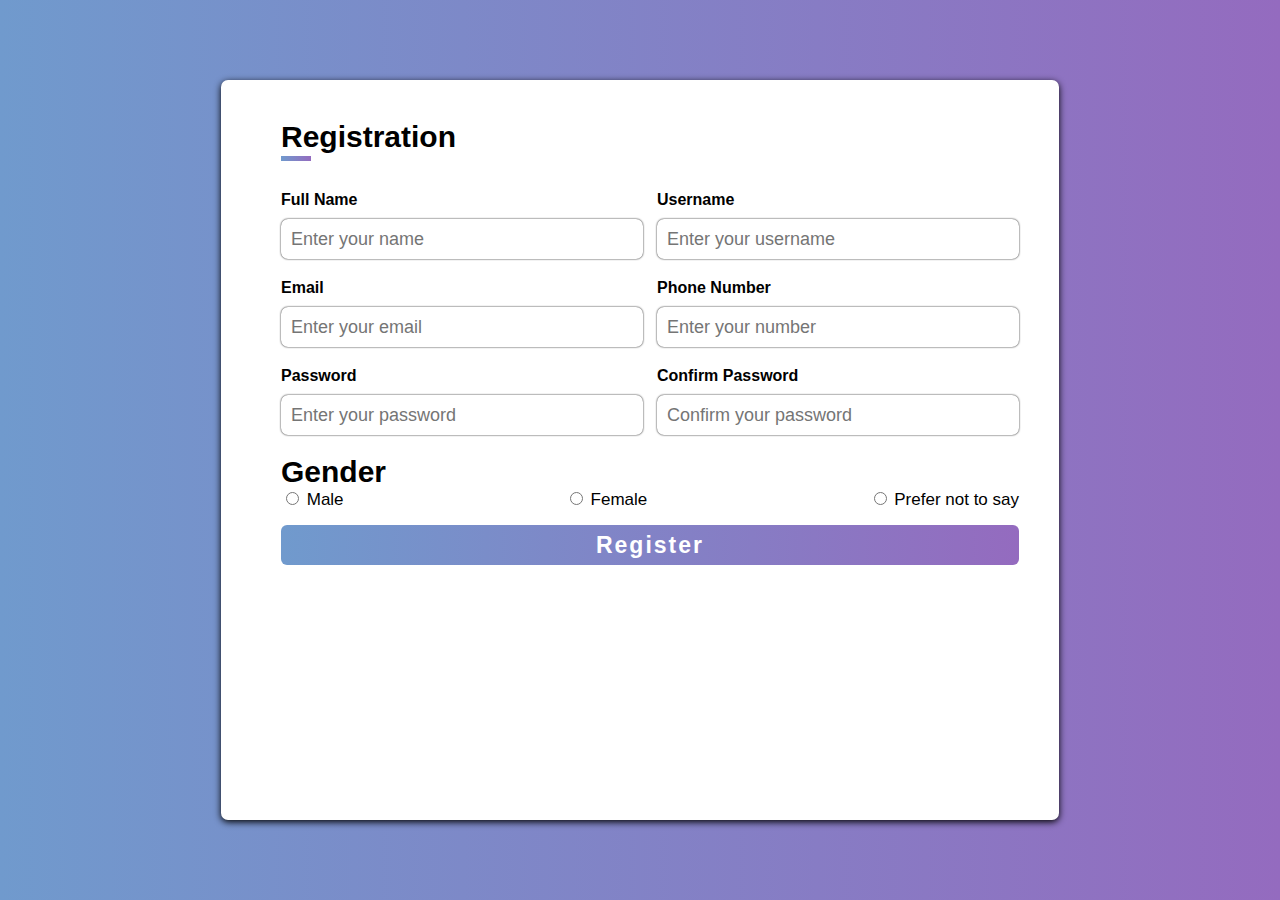
<file: ass-1/index.html>
<!DOCTYPE html>
<html lang="en">
<head>
    <meta charset="UTF-8">
    <meta name="viewport" content="width=device-width, initial-scale=1.0">
    <title>Assignment 1</title>
    <link rel="stylesheet" href="./style.css">
</head>
<body>
    <div class="main-wrapper">
        <div class="form-wrapper">
            <div class="title">Registration</div>
            <div class="under"></div> <!-- underline -->

            <!-- form section -->
            <div class="form-main">
                <div class="form-input">
                    <div class="span-1">
                        <label for="Full Name">Full Name</label><br>
                        <input placeholder="Enter your name" type="text" class="input">
                    </div>

                    <div class="span-2">
                        <label for="Username">Username</label><br>
                        <input placeholder="Enter your username" type="text" class="input">
                    </div>
                </div>

                <div class="form-input">
                    <div class="span-1">
                        <label for="Email">Email</label><br>
                        <input placeholder="Enter your email" type="text" class="input">
                    </div>
    
                    <div class="span-2">
                        <label for="Phone Number">Phone Number</label><br>
                        <input placeholder="Enter your number" type="text" class="input">
                    </div>
                </div>

                <div class="form-input">
                    <div class="span-1">
                        <label for="Password">Password</label><br>
                        <input placeholder="Enter your password" type="text" class="input">
                    </div>
    
                    <div class="span-2">
                        <label for="Confirm Password">Confirm Password</label><br>
                        <input placeholder="Confirm your password" type="text" class="input">
                    </div>
                </div>

                <!-- gender -->
                <div class="sm-title">Gender</div>

                <div class="gender">                    
                    <span class="spanme"><input type="radio" name="gender" class="check"> Male</span>
                    <span class="spanme"><input type="radio" name="gender" class="check"> Female</span>
                    <span class="spanme"><input type="radio" name="gender" class="check"> Prefer not to say</span>                   
                    
                </div>

                <!-- button -->
                <button class="btn">Register</button>
            </div>
            

            
        </div>
    </div>
</body>
</html>
</file>
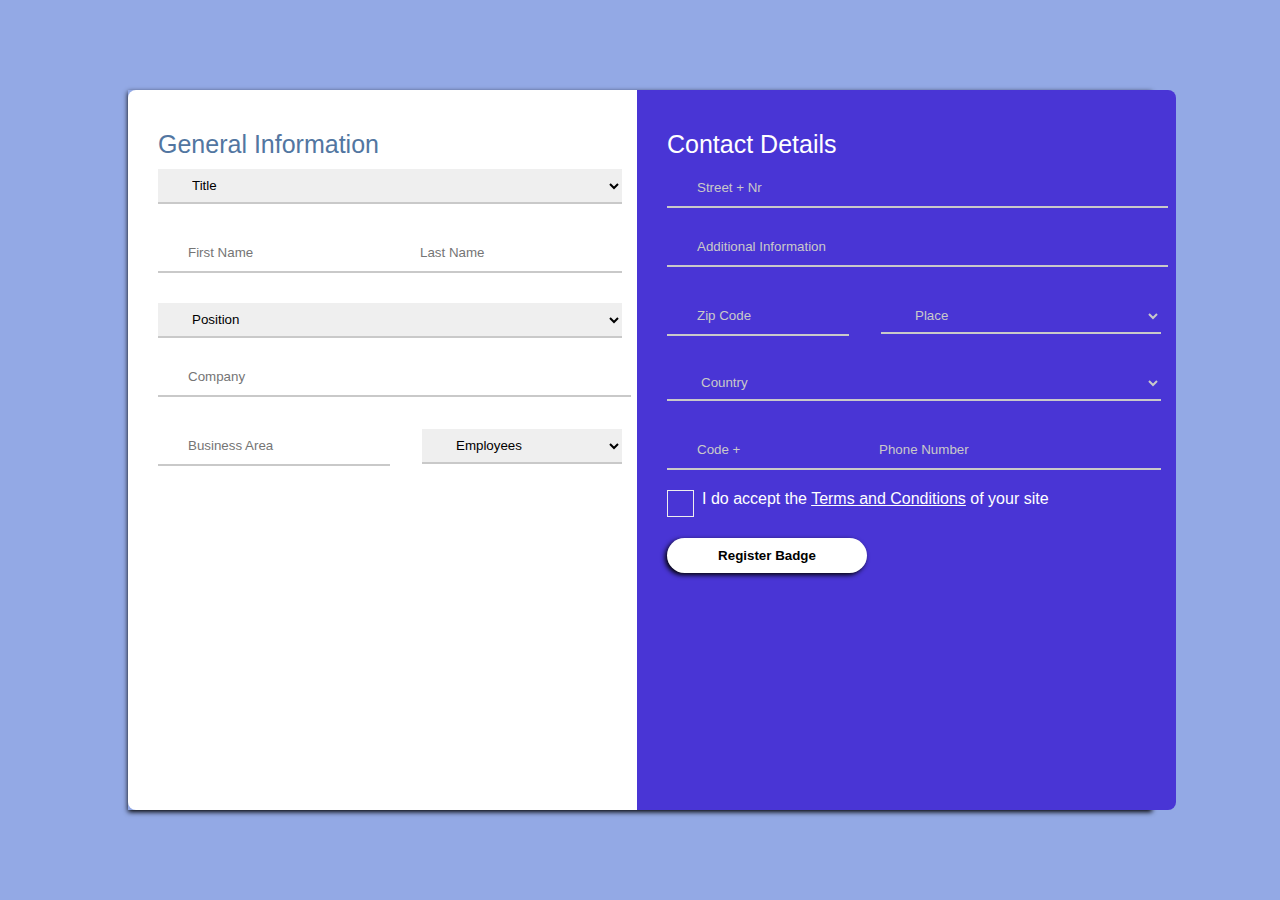
<file: ass-2/index.html>
<!DOCTYPE html>
<html lang="en">
<head>
    <meta charset="UTF-8">
    <meta name="viewport" content="width=device-width, initial-scale=1.0">
    <title>Assignment 2</title>
    <link rel="stylesheet" href="./style.css"/>
</head>
<body>
    <div class="main-container">
        <div class="form-wrapper">
            <div class="section-1">
                <div class="title-1">General Information</div>
                    <!-- form section -->
                    <select class="select-1">
                        <option value="Title" selected disabled>Title</option>
                        <option value="Title">Title 1</option>
                        <option value="Title">Title 2</option>
                        <option value="Title">Title 3</option>
                    </select>

                    <div class="name">
                        <input class="fName" placeholder="First Name" />
                        <input class="lName" placeholder="Last Name"/>
                    </div>

                    <select class="select-1">
                        <option value="Position" selected disabled>Position</option>
                        <option value="Position">Position 1</option>
                        <option value="Position">Position 2</option>
                        <option value="Position">Position 3</option>
                    </select>

                    <input placeholder="Company" class="input-1" />

                    <div class="name">
                        <input class="fName" placeholder="Business Area" />
                        <select class="lName">
                            <option value="Employees" selected disabled>Employees</option>
                            <option value="Employees">Employees 1</option>
                            <option value="Employees">Employees 2</option>
                            <option value="Employees">Employees 3</option>
                        </select>
                    </div>

            </div>

            <div class="section-2">
                <div class="title-2">Contact Details</div>

                <input placeholder="Street + Nr" class="input-2" />
                <input placeholder="Additional Information" class="input-2" />

                <div class="name-2">
                    <input class="fName-2" placeholder="Zip Code" />
                    <select class="lName-2">
                        <option value="Place" selected disabled>Place</option>
                        <option value="Place">Place 1</option>
                        <option value="Place">Place 2</option>
                        <option value="Place">Place 3</option>
                    </select>
                </div>

                <select class="select-2">
                    <option value="Country" selected disabled>Country</option>
                    <option value="Country">Country 1</option>
                    <option value="Country">Country 2</option>
                    <option value="Country">Country 3</option>
                </select>

                <div class="name-2">
                    <input class="fName-2" placeholder="Code +" />
                    <input class="lName-2" placeholder="Phone Number"/>
                </div>

                <!-- checkbox -->
                <div class="checkbox">
                    <input type="checkbox"/>
                    <span class="checkmark"> </span>
                    <span class="check">I do accept the <u>Terms and Conditions</u> of your site</span>
                </div>

                <!-- button -->
                <button class="btn">Register Badge</button>

            </div>
        </div>
    </div>
</body>
</html>
</file>
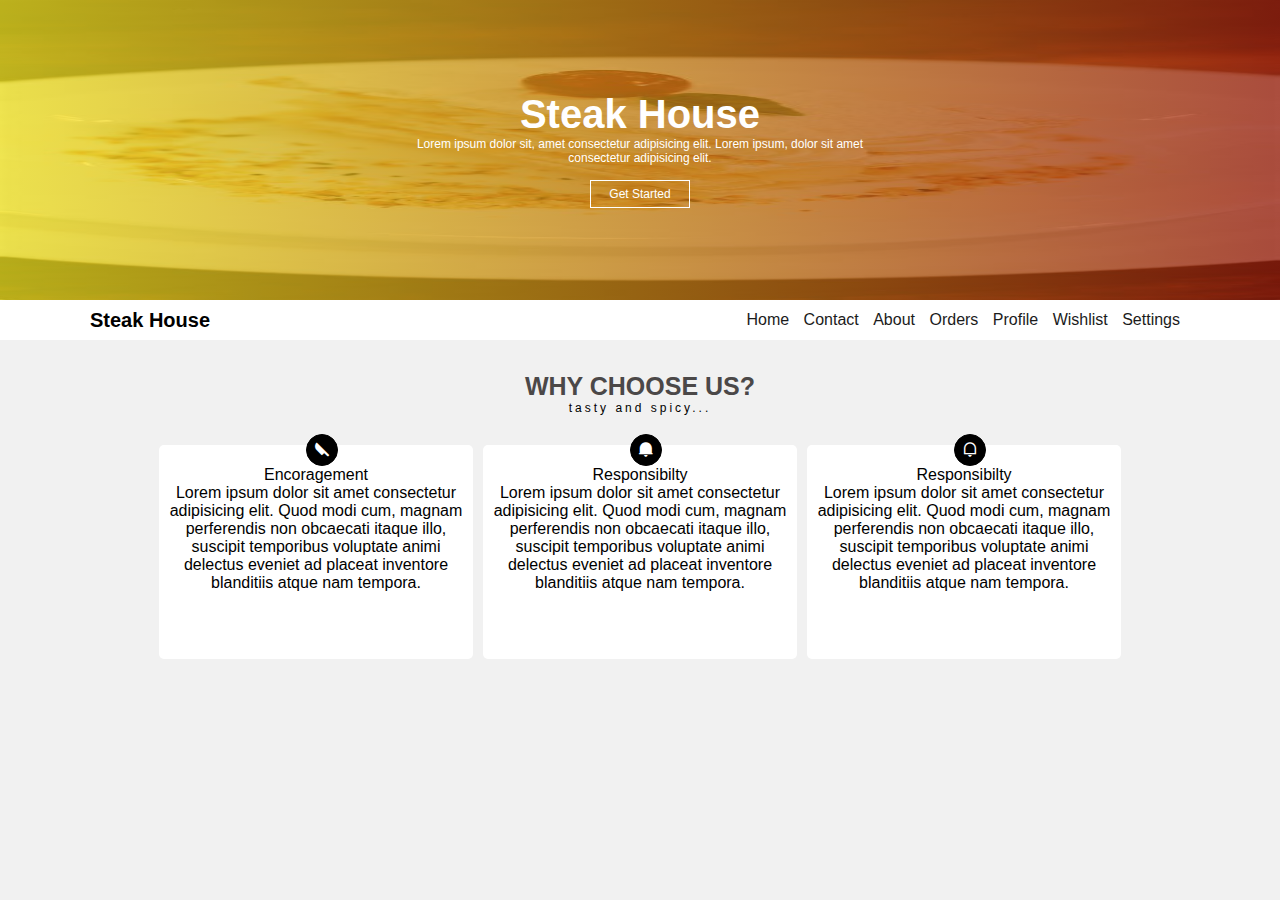
<file: ass-3/index.html>
<!DOCTYPE html>
<html lang="en">
<head>
    <meta charset="UTF-8">
    <meta name="viewport" content="width=device-width, initial-scale=1.0">
    <title>Assignment 3</title>
    <link rel="stylesheet" href="./style.css">
    <link rel="stylesheet" href="./asset/fonts/remixicon.css">
</head>
<body>
    <div class="main-wrapper">
        <!--hero background div  -->
        <div class="hero-background"><img src="./asset/images/hero-section.jpg" class="hero" alt="pastry-in-a-plate"></div>
        <div class="hero-cover"></div>

        <!-- hero background ends -->

        <div class="hero-content">
            <div class="hero-wrapper">
                <div class="hero-head">Steak House</div>
                <div class="hero-sub">Lorem ipsum dolor sit, amet consectetur adipisicing elit. Lorem ipsum, dolor sit amet consectetur adipisicing elit.</div>
                <button class="hero-btn">get started</button>
            </div>
            
        </div>

        <!-- navbar content -->
        <div class="navbar-bg"></div>

        <div class="navbar">
            <div class="nav-title">Steak House</div>
            <div class="nav-links">
                <a href="#">Home</a>
                <a href="#">Contact</a>
                <a href="#">About</a>
                <a href="#">Orders</a>
                <a href="#">Profile</a>
                <a href="#">Wishlist</a>
                <a href="#">Settings</a>
            </div>
        </div>

        <!-- why choose us content -->

        <div class="choose-us">
            <div class="choose-us-head-wrap">
                <div class="choose-us-title">Why choose us?</div>
                <div class="choose-us-sub">tasty and spicy...</div>

                <!-- other inline -->
                <div class="choose-other">
                    <div class="choose-items">
                        <div class="choose-icon"><i class="ri-knife-fill"></i></div>
                        
                        <div class="choose-title">Encoragement</div>
                        <div class="choose-content">Lorem ipsum dolor sit amet consectetur adipisicing elit. Quod modi cum, magnam perferendis non obcaecati itaque illo, suscipit temporibus voluptate animi delectus eveniet ad placeat inventore blanditiis atque nam tempora.</div>
                    </div> <!-- Item 1 -->

                    <div class="choose-items">
                        <div class="choose-icon"><i class="ri-notification-2-fill"></i></div>
                        <div class="choose-title">Responsibilty</div>
                        <div class="choose-content">Lorem ipsum dolor sit amet consectetur adipisicing elit. Quod modi cum, magnam perferendis non obcaecati itaque illo, suscipit temporibus voluptate animi delectus eveniet ad placeat inventore blanditiis atque nam tempora.</div>
                    </div><!-- Item 2 -->

                    <div class="choose-items">
                        <div class="choose-icon"><i class="ri-notification-line"></i></div>
                        <div class="choose-title">Responsibilty</div>
                        <div class="choose-content">Lorem ipsum dolor sit amet consectetur adipisicing elit. Quod modi cum, magnam perferendis non obcaecati itaque illo, suscipit temporibus voluptate animi delectus eveniet ad placeat inventore blanditiis atque nam tempora.</div>
                    </div><!-- Item 3 -->
                </div>
            </div>
            
        </div>


    </div>
</body>
</html>
</file>
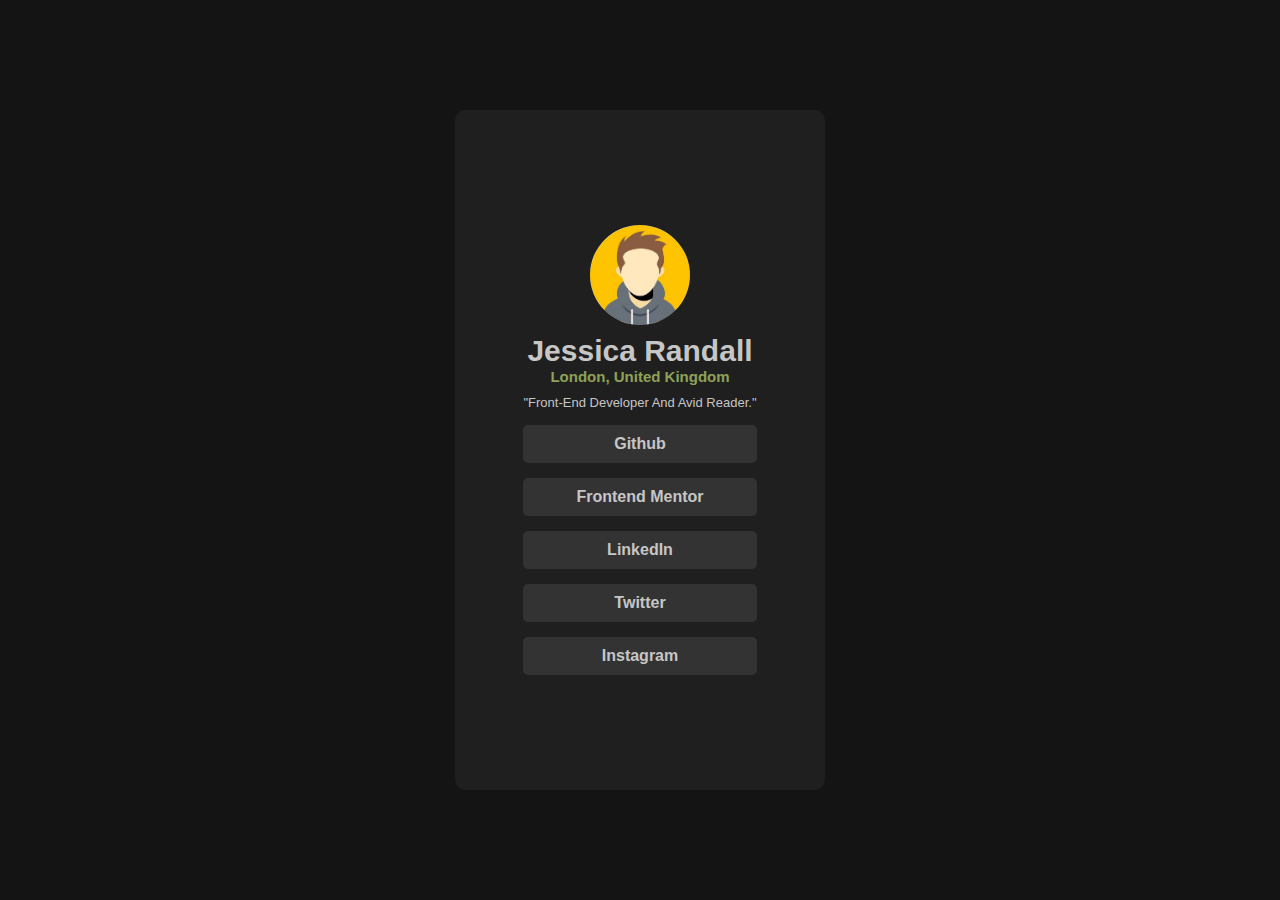
<file: ass-4/index.html>
<!DOCTYPE html>
<html lang="en">
<head>
    <meta charset="UTF-8">
    <meta name="viewport" content="width=device-width, initial-scale=1.0">
    <title>Assignment 4</title>
    <link rel="stylesheet" href="./style.css">
</head>
<body>
    <div class="main-wrapper">
        <div class="inner-wrapper">
            <div class="content">
                <div class="content_main">
                    <!-- image section -->
                        <img class="image" src="./assets/images/user-avatar.jpg" alt="avatar">

                    <!-- name section -->
                    <div class="name">Jessica Randall</div>
                    <!-- location section -->
                    <div class="location">London, united kingdom</div>

                    <!-- desc section -->
                    <div class="desc">"front-end developer and avid reader."</div>

                    <!-- button stack -->
                    <div class="btn">github</div>
                    <div class="btn">Frontend mentor</div>
                    <div class="btn">LinkedIn</div>
                    <div class="btn">twitter</div>
                    <div class="btn">instagram</div>
                </div>                
            </div>
        </div>
    </div>
</body>
</html>
</file>
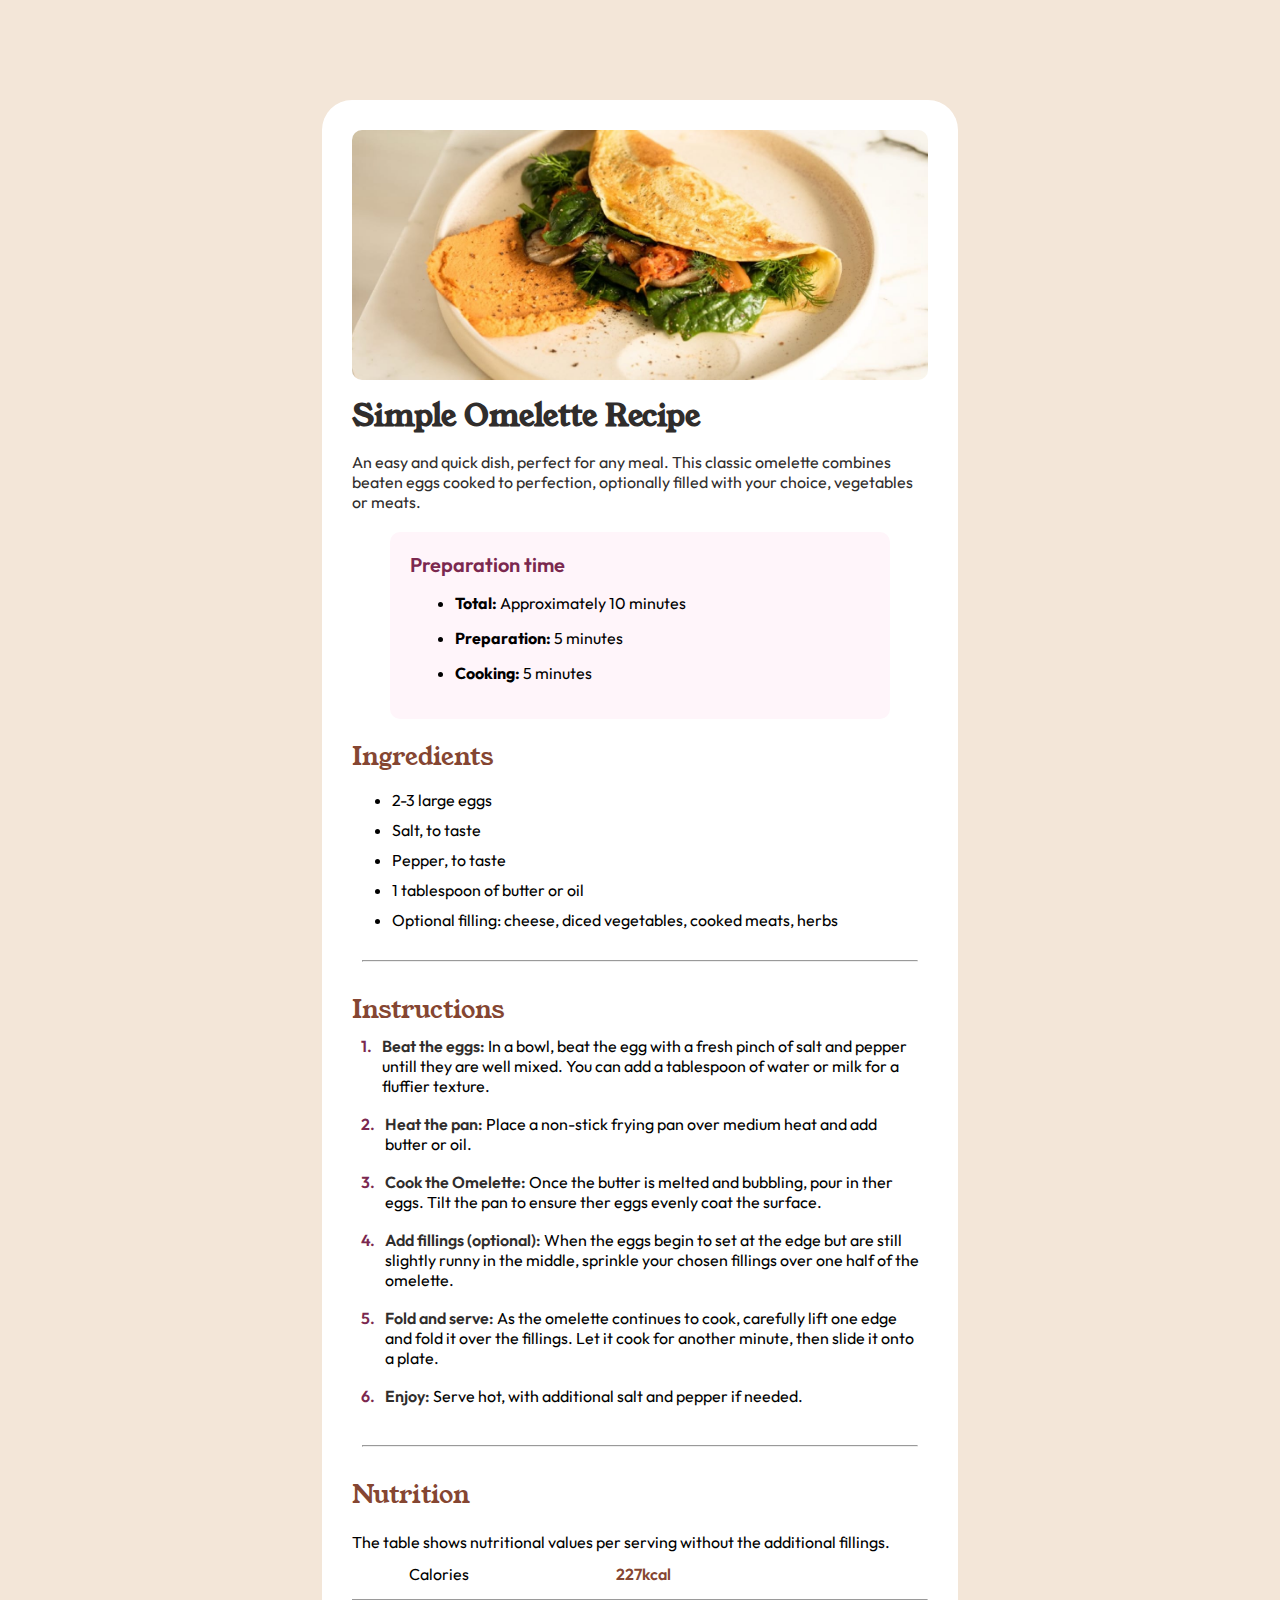
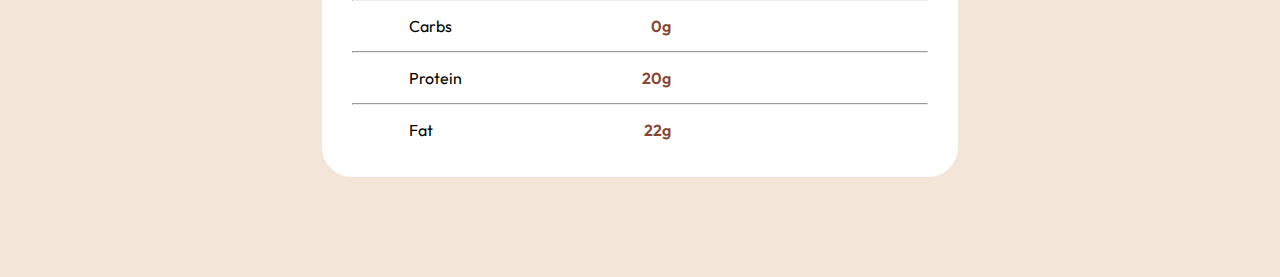
<file: ass-5/index.html>
<!DOCTYPE html>
<html lang="en">
<head>
    <meta charset="UTF-8">
    <meta name="viewport" content="width=device-width, initial-scale=1.0">
    <title>Assignment 5</title>
    <link rel="stylesheet" href="./style.css">
    <link rel="shortcut icon" href="./assets/images/favicon-32x32.png" type="image/x-icon">
</head>
<body>
   <div class="main-wrapper">
        <div class="main">
            <div class="image-section">
                <img src="./assets/images/image-omelette.jpeg" alt="omelette-image">
            </div>

            <!-- title section -->
            <div class="title young-serif-bold">
                Simple Omelette Recipe
            </div>

            <div class="desc outfit-400">
                An easy and quick dish, perfect for any meal. This classic omelette combines beaten eggs cooked to perfection, optionally filled with your choice, vegetables or meats.
            </div>

            <div class="prep-time">
                <div class="prep-title outfit-600">Preparation time</div>
                <ul class="outfit-400">
                    <li><span style="font-weight: bold;">Total:</span> Approximately 10 minutes</li>
                    <li><span style="font-weight: bold;">Preparation:</span> 5 minutes</li>
                    <li><span style="font-weight: bold;">Cooking:</span> 5 minutes</li>
                </ul>
            </div>

            <div class="ingredients">
                <div class="ingre-title young-serif-regular">Ingredients</div>

                <ul class="outfit-400">
                    <li>2-3 large eggs</li>
                    <li>Salt, to taste</li>
                    <li>Pepper, to taste</li>
                    <li>1 tablespoon of butter or oil</li>
                    <li>Optional filling: cheese, diced vegetables, cooked meats, herbs</li>
                </ul>
            </div>

            <hr class="mainhr">

            <div class="instructions">
                <div class="instruct-title young-serif-regular">Instructions</div>

                <div class="instruct-content outfit-400">
                    <div class="num outfit-600">1.</div>
                    <div class="main-instruct"><span class="main-sub outfit-600">Beat the eggs:</span> In a bowl, beat the egg with a fresh pinch of salt and pepper untill they are well mixed. You can add a tablespoon of water or milk for a fluffier texture.
                    </div>
                </div>

                <div class="instruct-content outfit-400">
                    <div class="num outfit-600">2.</div>
                    <div class="main-instruct"><span class="main-sub outfit-600">Heat the pan:</span> Place a non-stick frying pan over medium heat and add butter or oil.
                    </div>
                </div>

                <div class="instruct-content outfit-400">
                    <div class="num outfit-600">3.</div>
                    <div class="main-instruct"><span class="main-sub outfit-600">Cook the Omelette:</span> Once the butter is melted and bubbling, pour in ther eggs. Tilt the pan to ensure ther eggs evenly coat the surface.
                    </div>
                </div>

                <div class="instruct-content outfit-400">
                    <div class="num outfit-600">4.</div>
                    <div class="main-instruct"><span class="main-sub outfit-600">Add fillings (optional):</span> When the eggs begin to set at the edge but are still slightly runny in the middle, sprinkle your chosen fillings over one half of the omelette.
                    </div>
                </div>

                <div class="instruct-content outfit-400">
                    <div class="num outfit-600">5.</div>
                    <div class="main-instruct"><span class="main-sub outfit-600">Fold and serve:</span> As the omelette continues to cook, carefully lift one edge and fold it over the fillings. Let it cook for another minute, then slide it onto a plate.
                    </div>
                </div>

                <div class="instruct-content outfit-400">
                    <div class="num outfit-600">6.</div>
                    <div class="main-instruct"><span class="main-sub outfit-600">Enjoy:</span> Serve hot, with additional salt and pepper if needed.
                    </div>
                </div>
            
            </div>

            <hr class="mainhr">

            <div class="nutrition">
                <div class="nutri-title young-serif-regular">Nutrition</div>
                <div class="nutri-content outfit-400">
                    <div class="nutri-desc">The table shows nutritional values per serving without the additional fillings.</div>

                    <div class="nutri-values">
                        <div class="n-sub">Calories</div>
                        <div class="n-value outfit-600">227kcal</div>
                    </div>
                    <hr>
                    <div class="nutri-values">
                        <div class="n-sub">Carbs</div>
                        <div class="n-value outfit-600">0g</div>
                    </div>
                    <hr>
                    <div class="nutri-values">
                        <div class="n-sub">Protein</div>
                        <div class="n-value outfit-600">20g</div>
                    </div>
                    <hr>
                    <div class="nutri-values">
                        <div class="n-sub">Fat</div>
                        <div class="n-value outfit-600">22g</div>
                    </div>  
                </div>
            </div>
   </div>
</html>
</file>
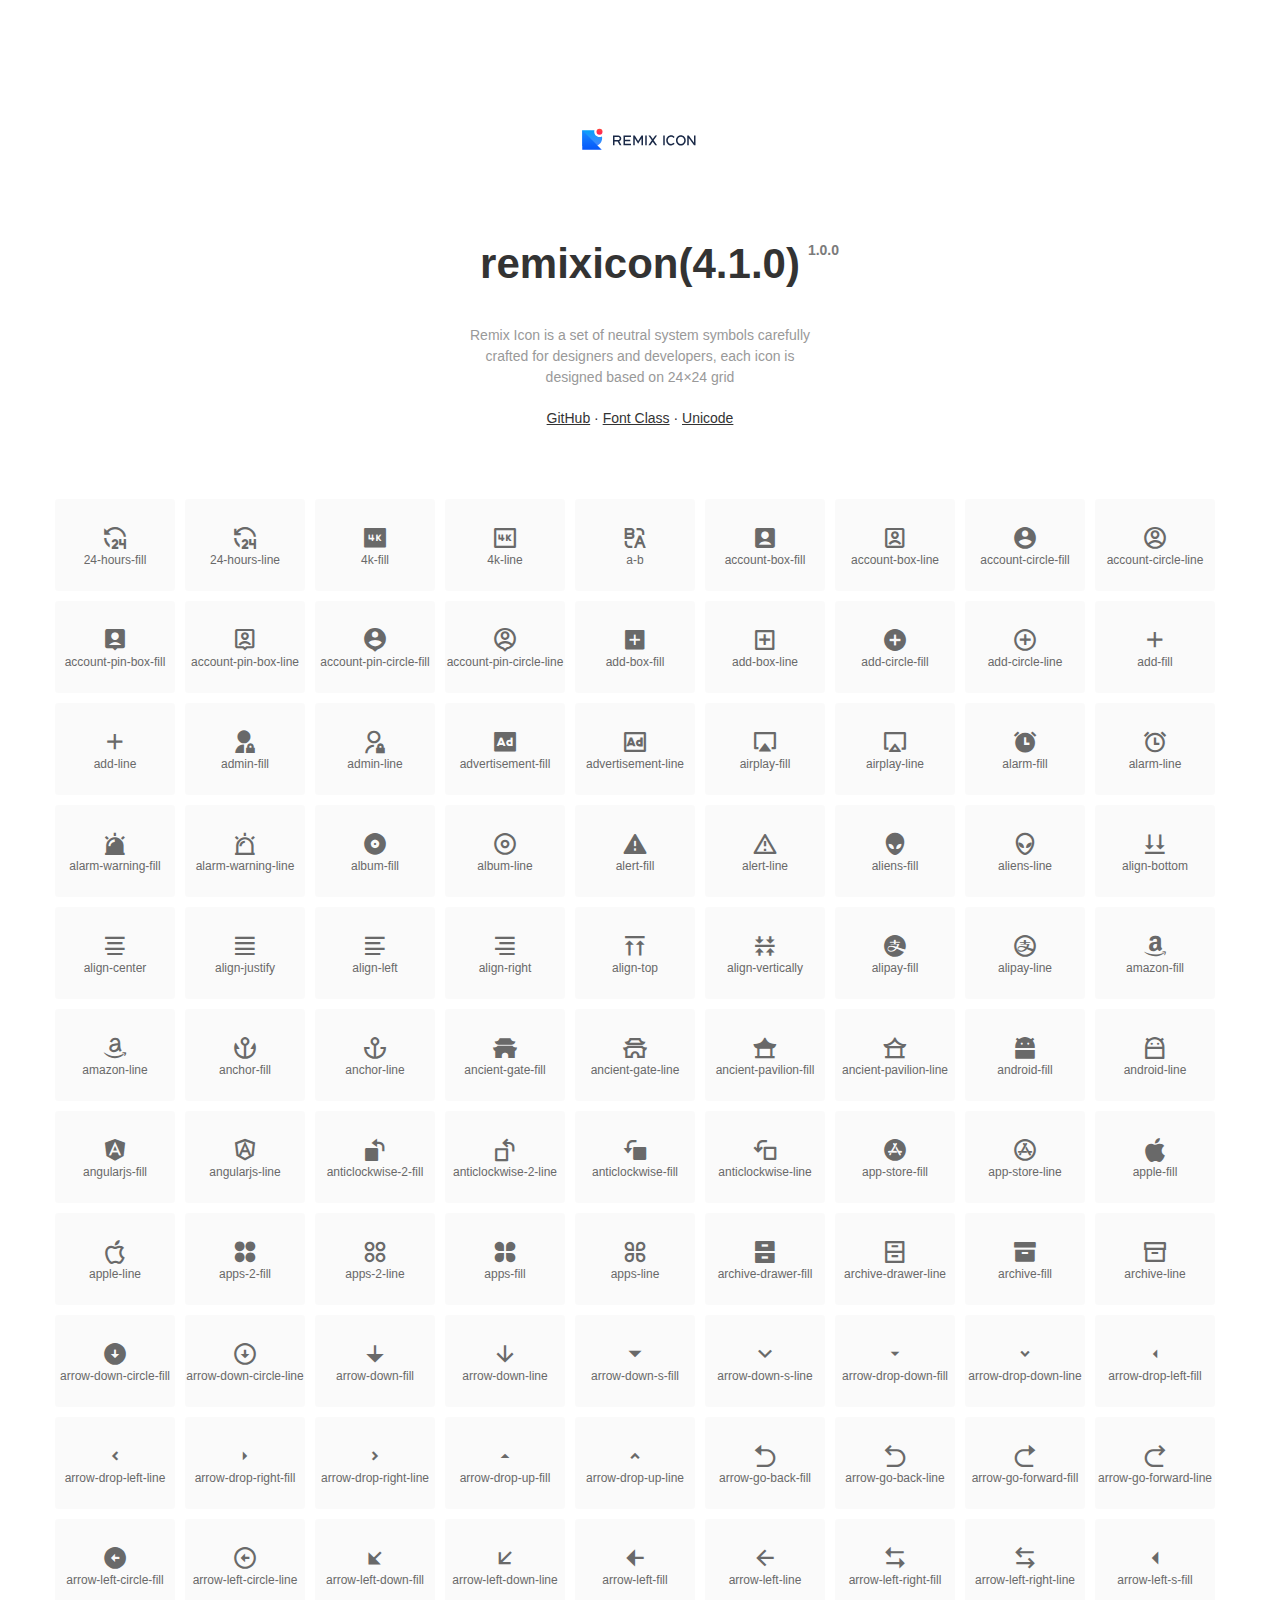
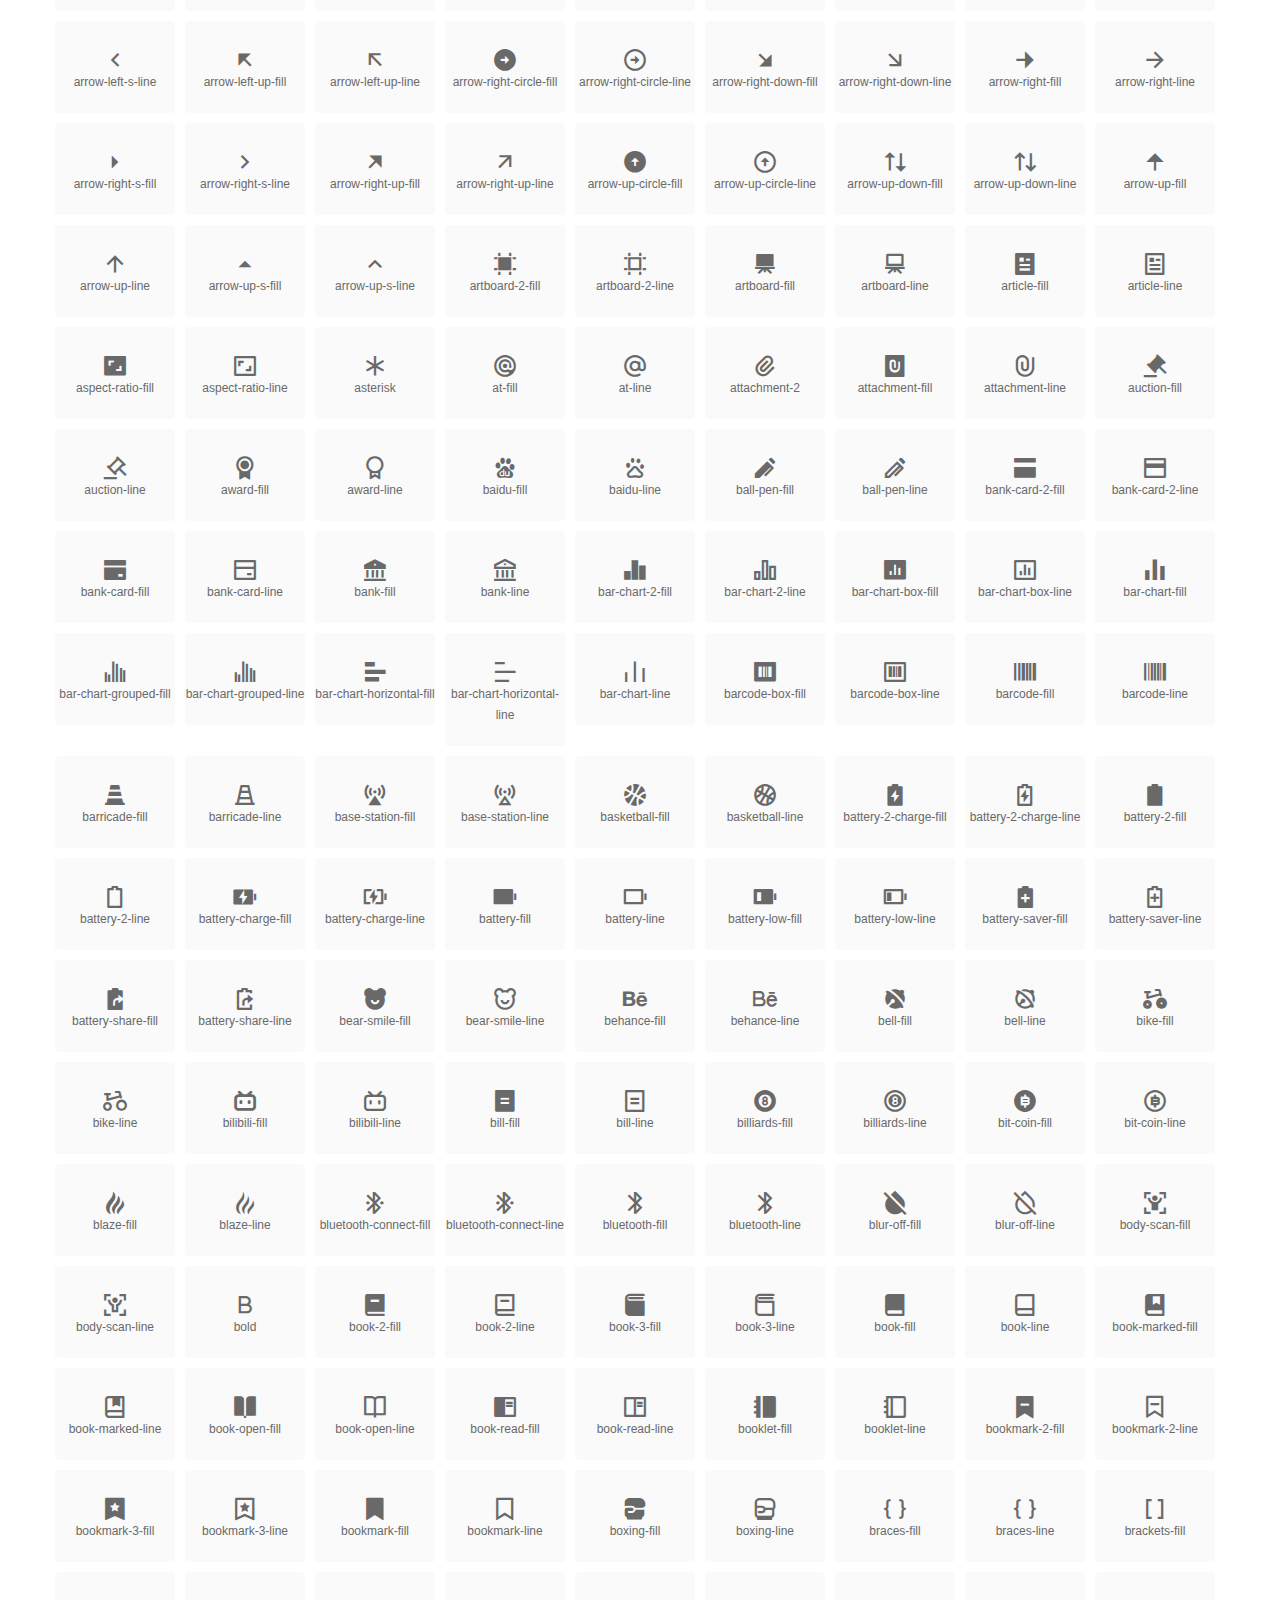
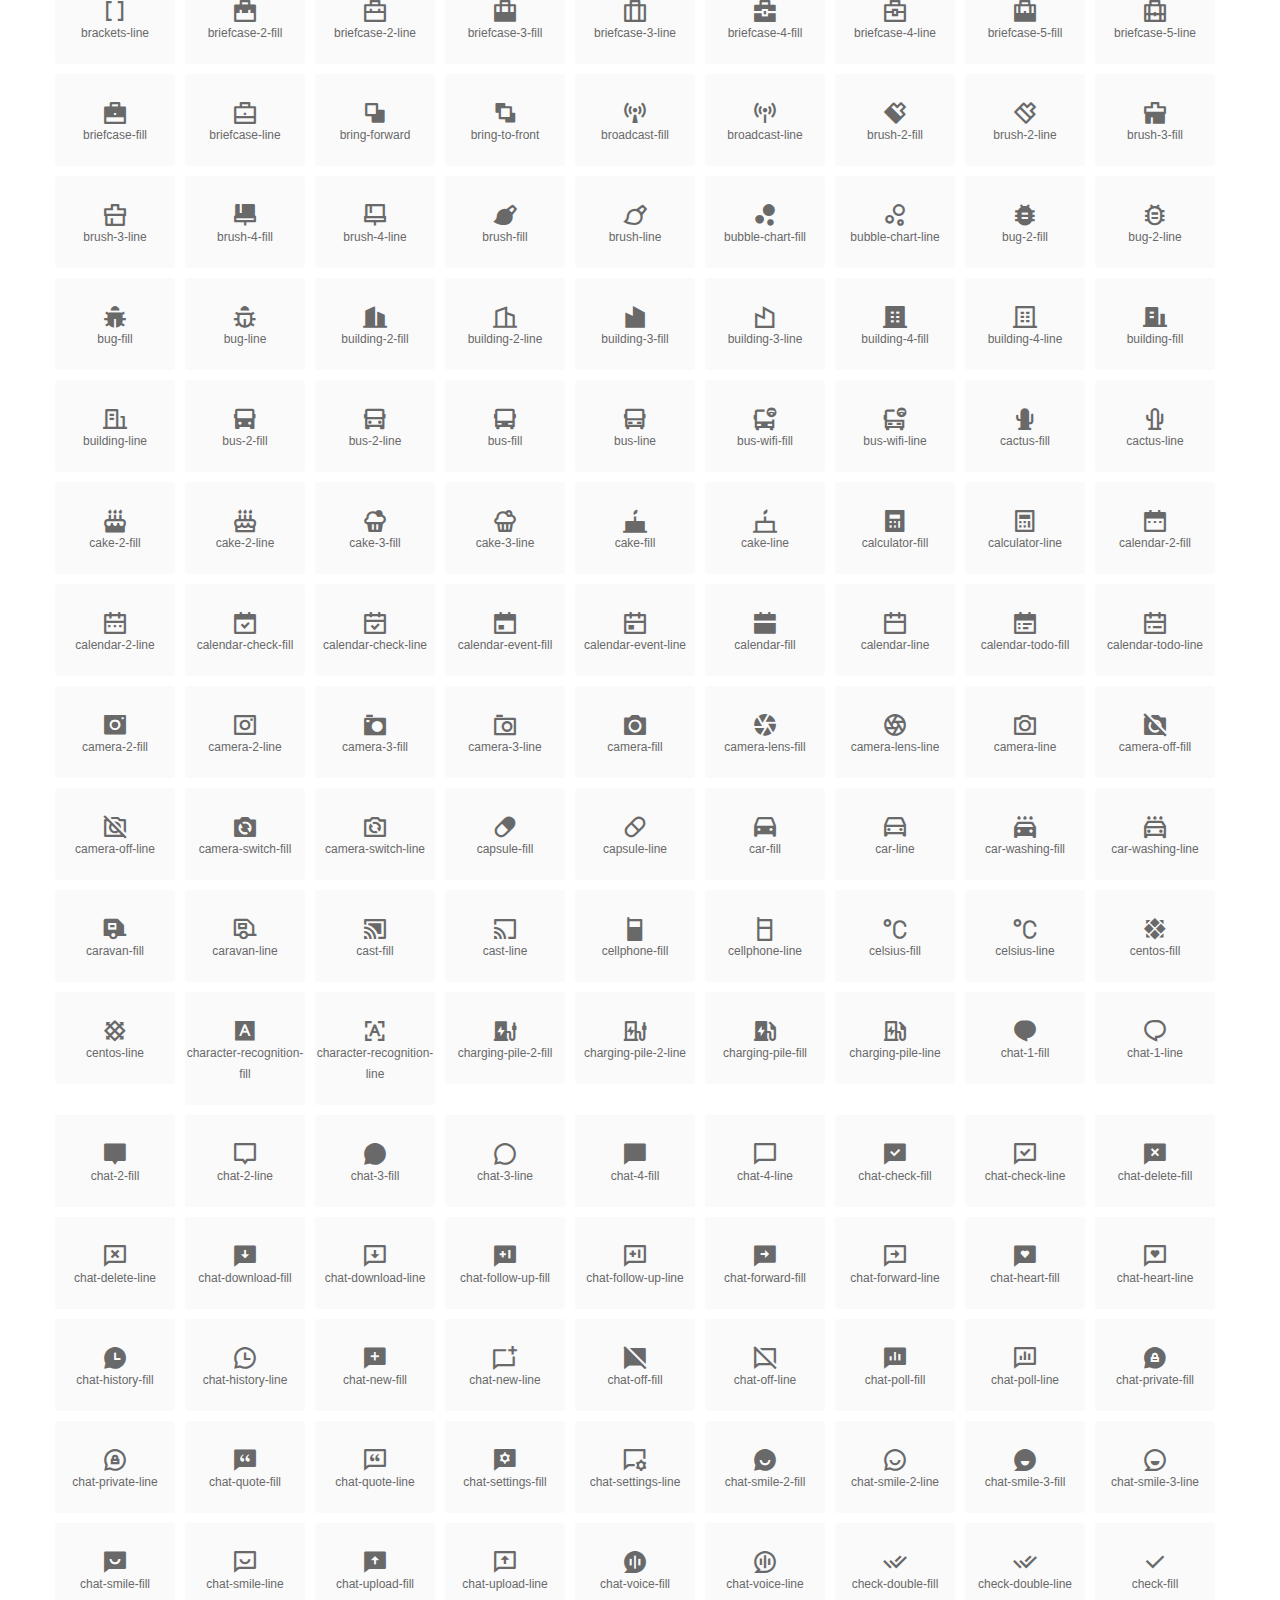
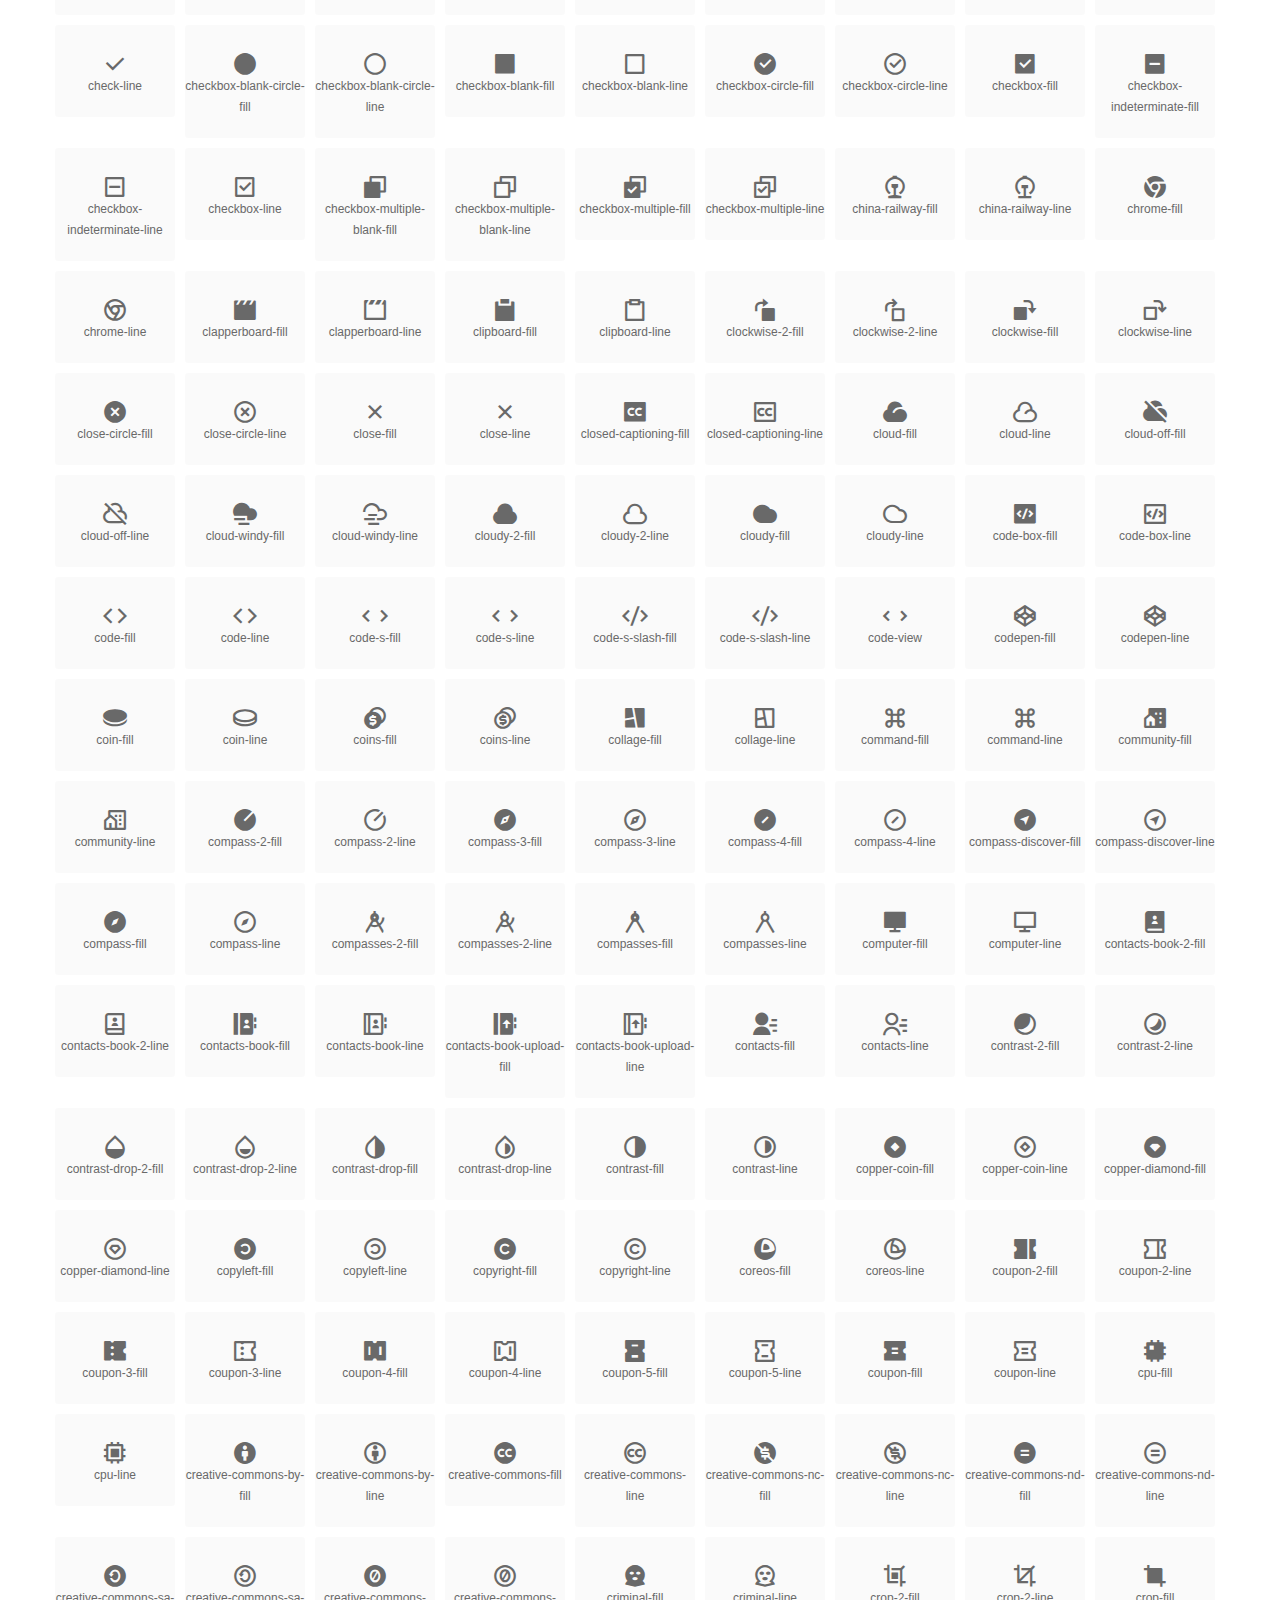
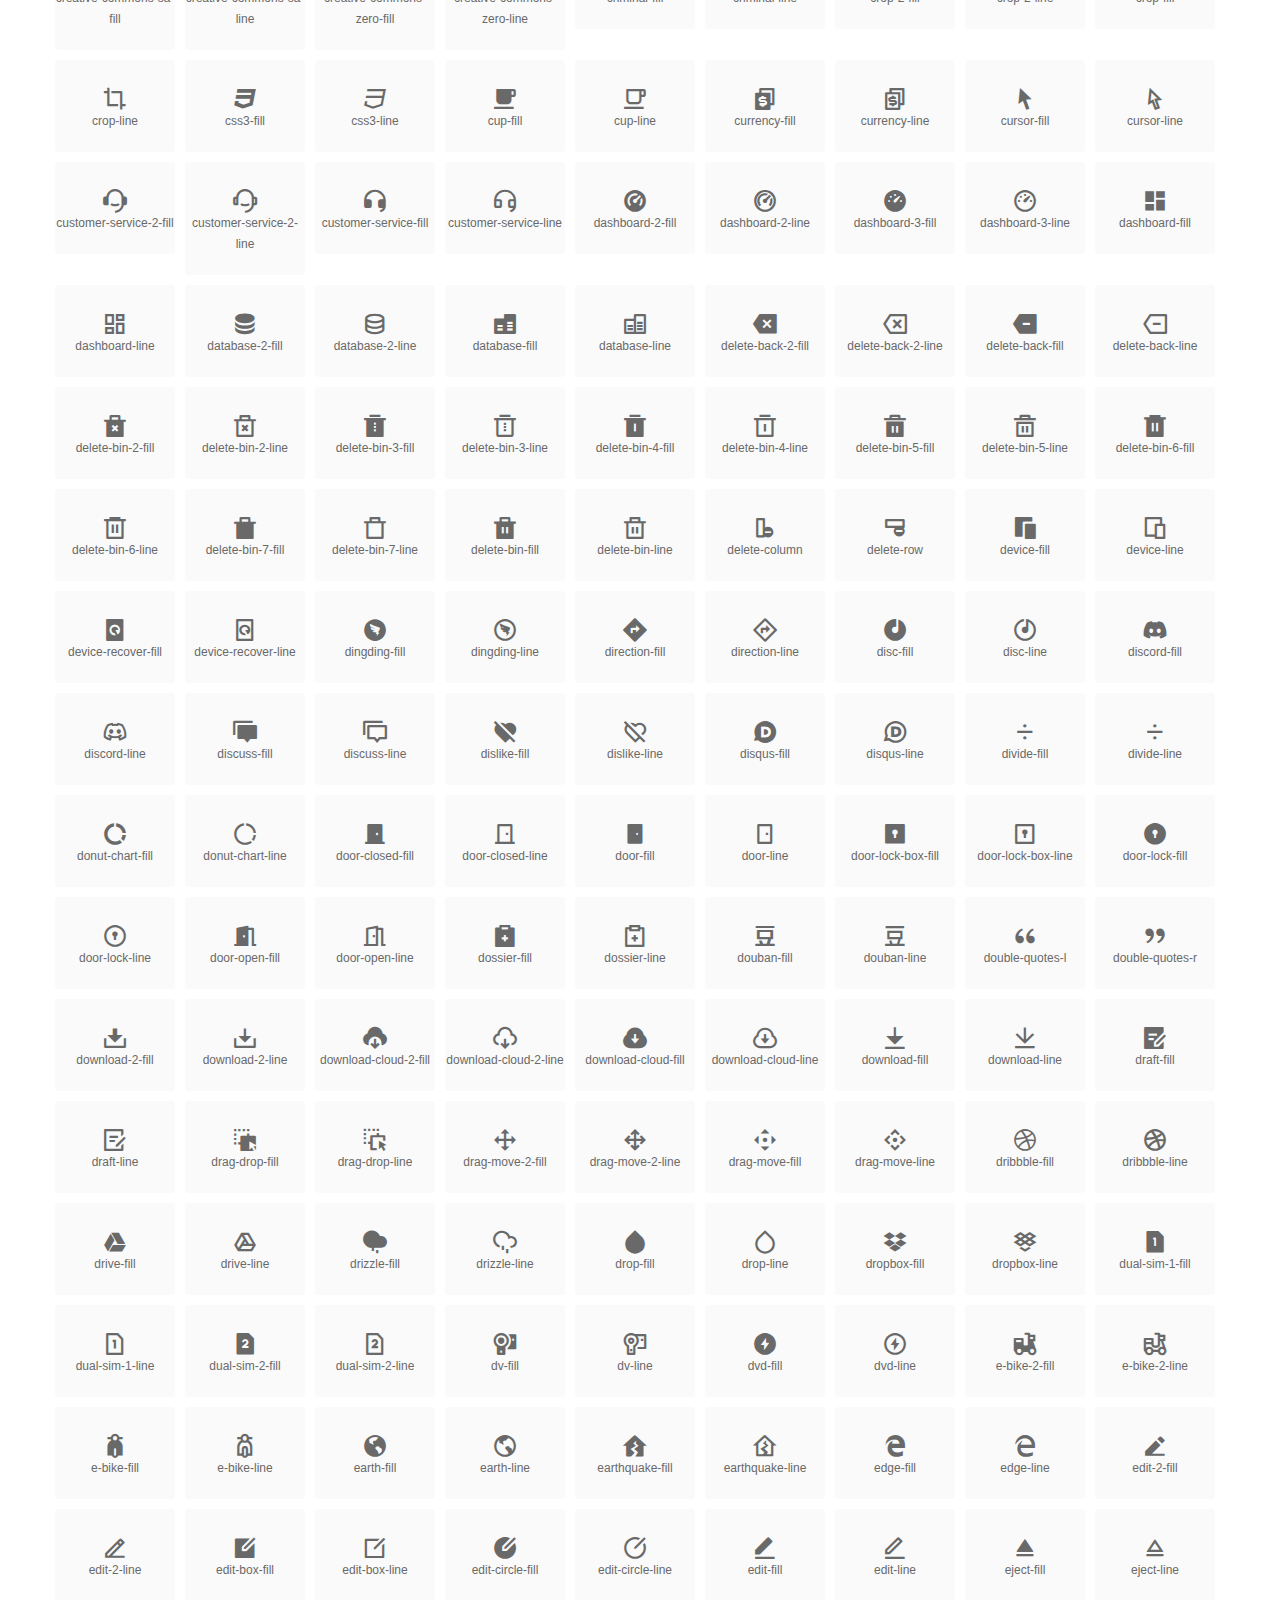
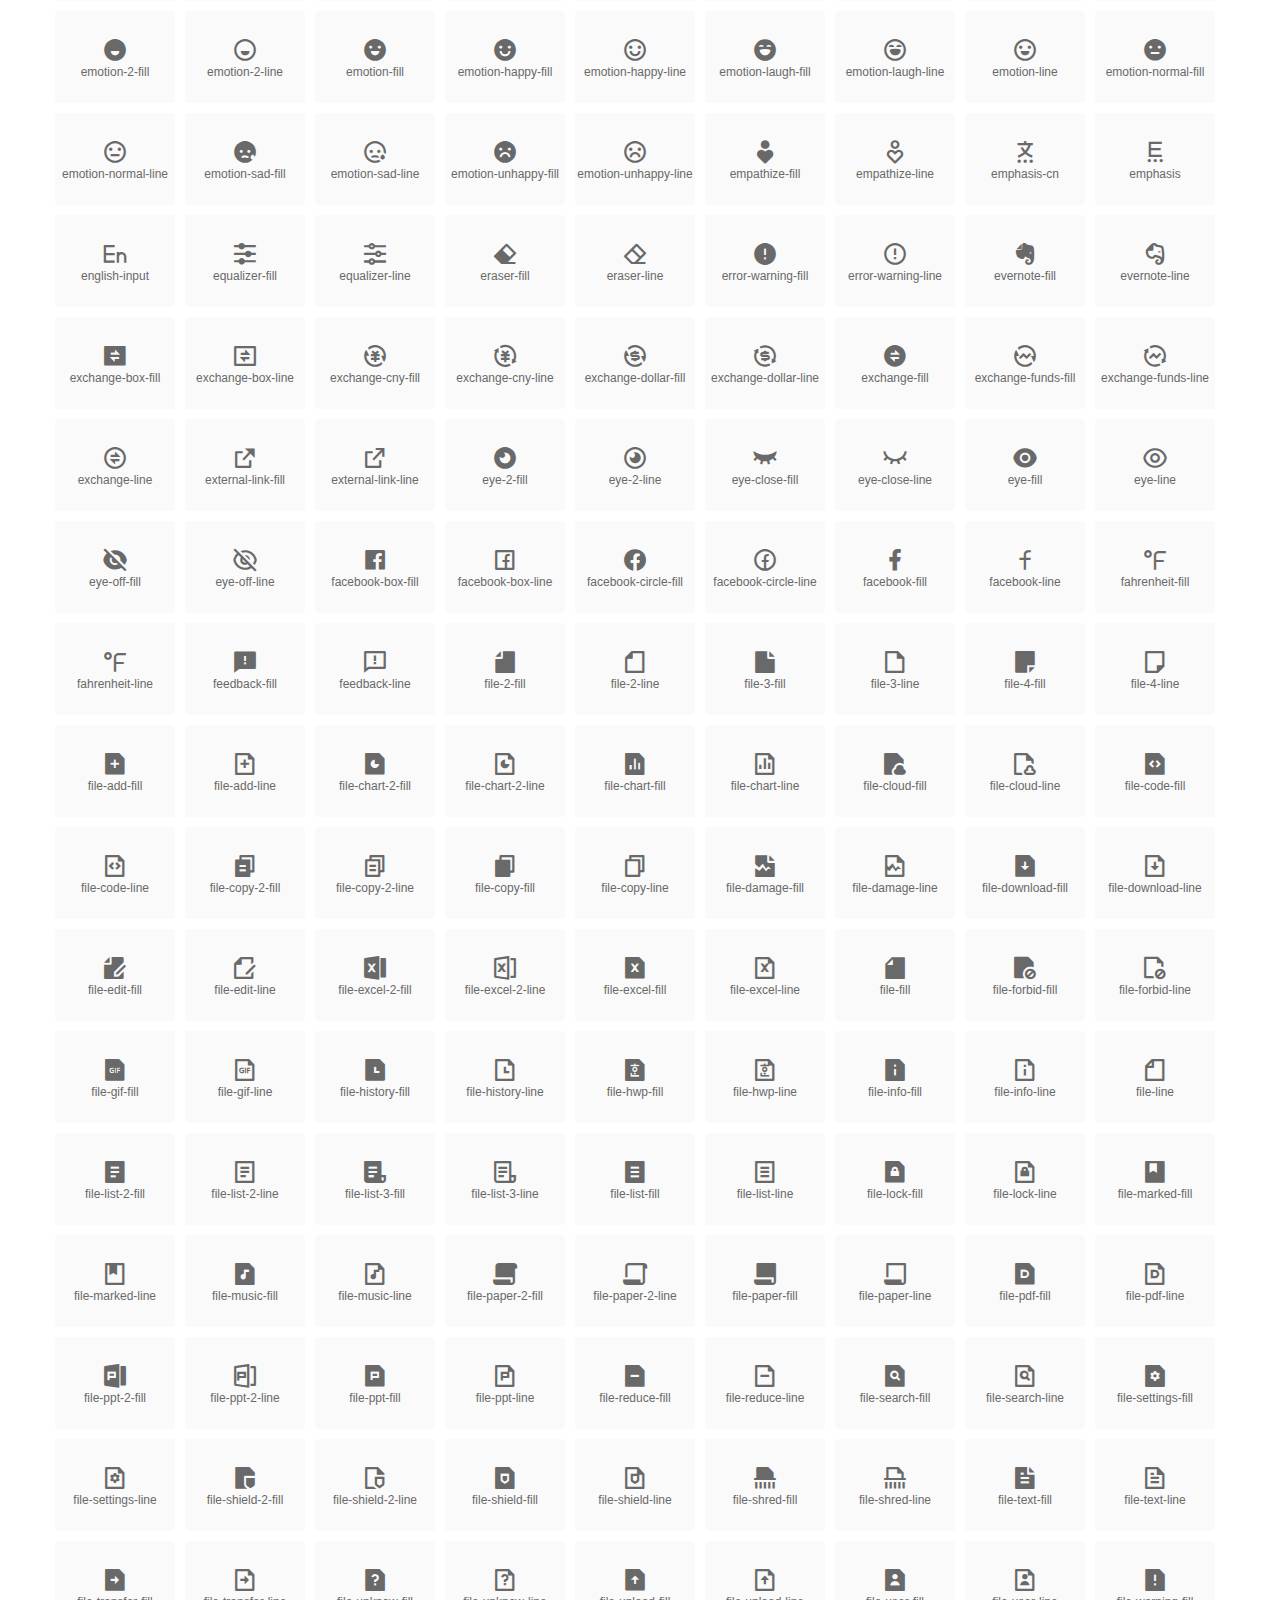
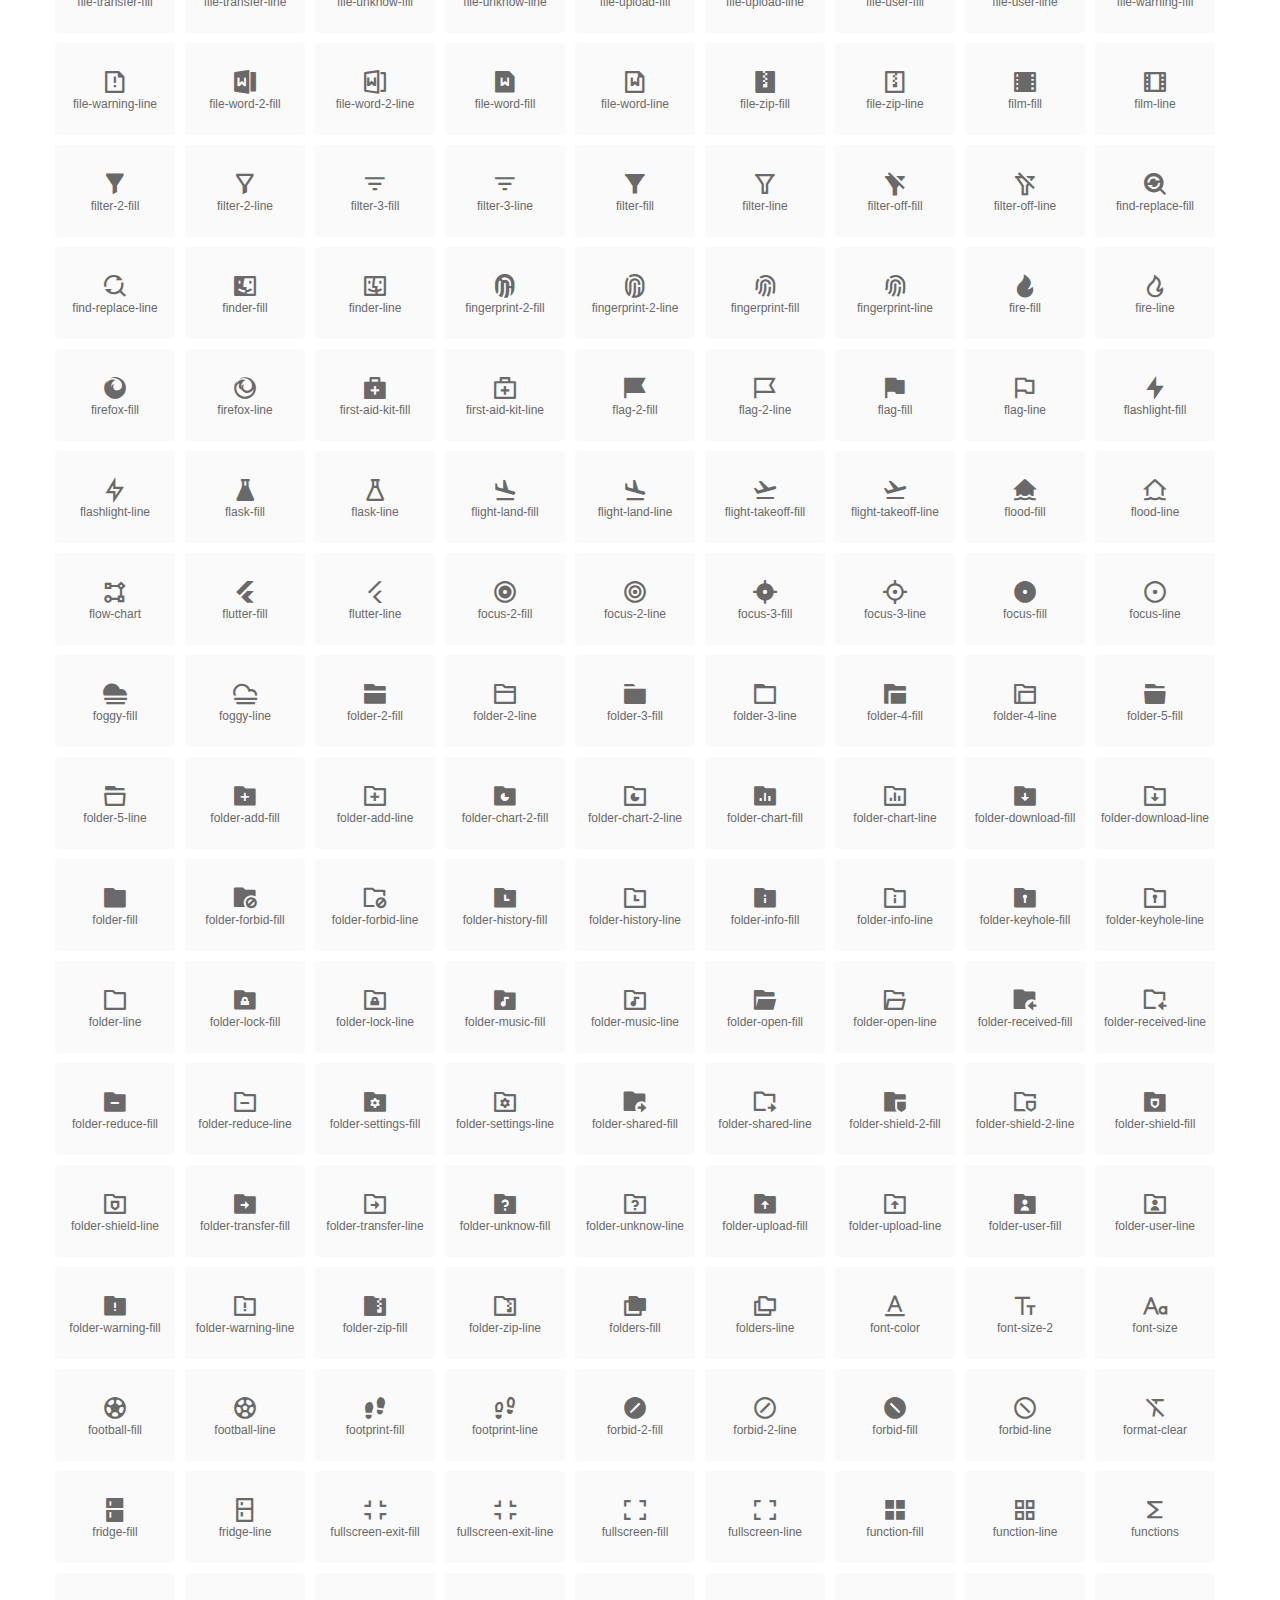
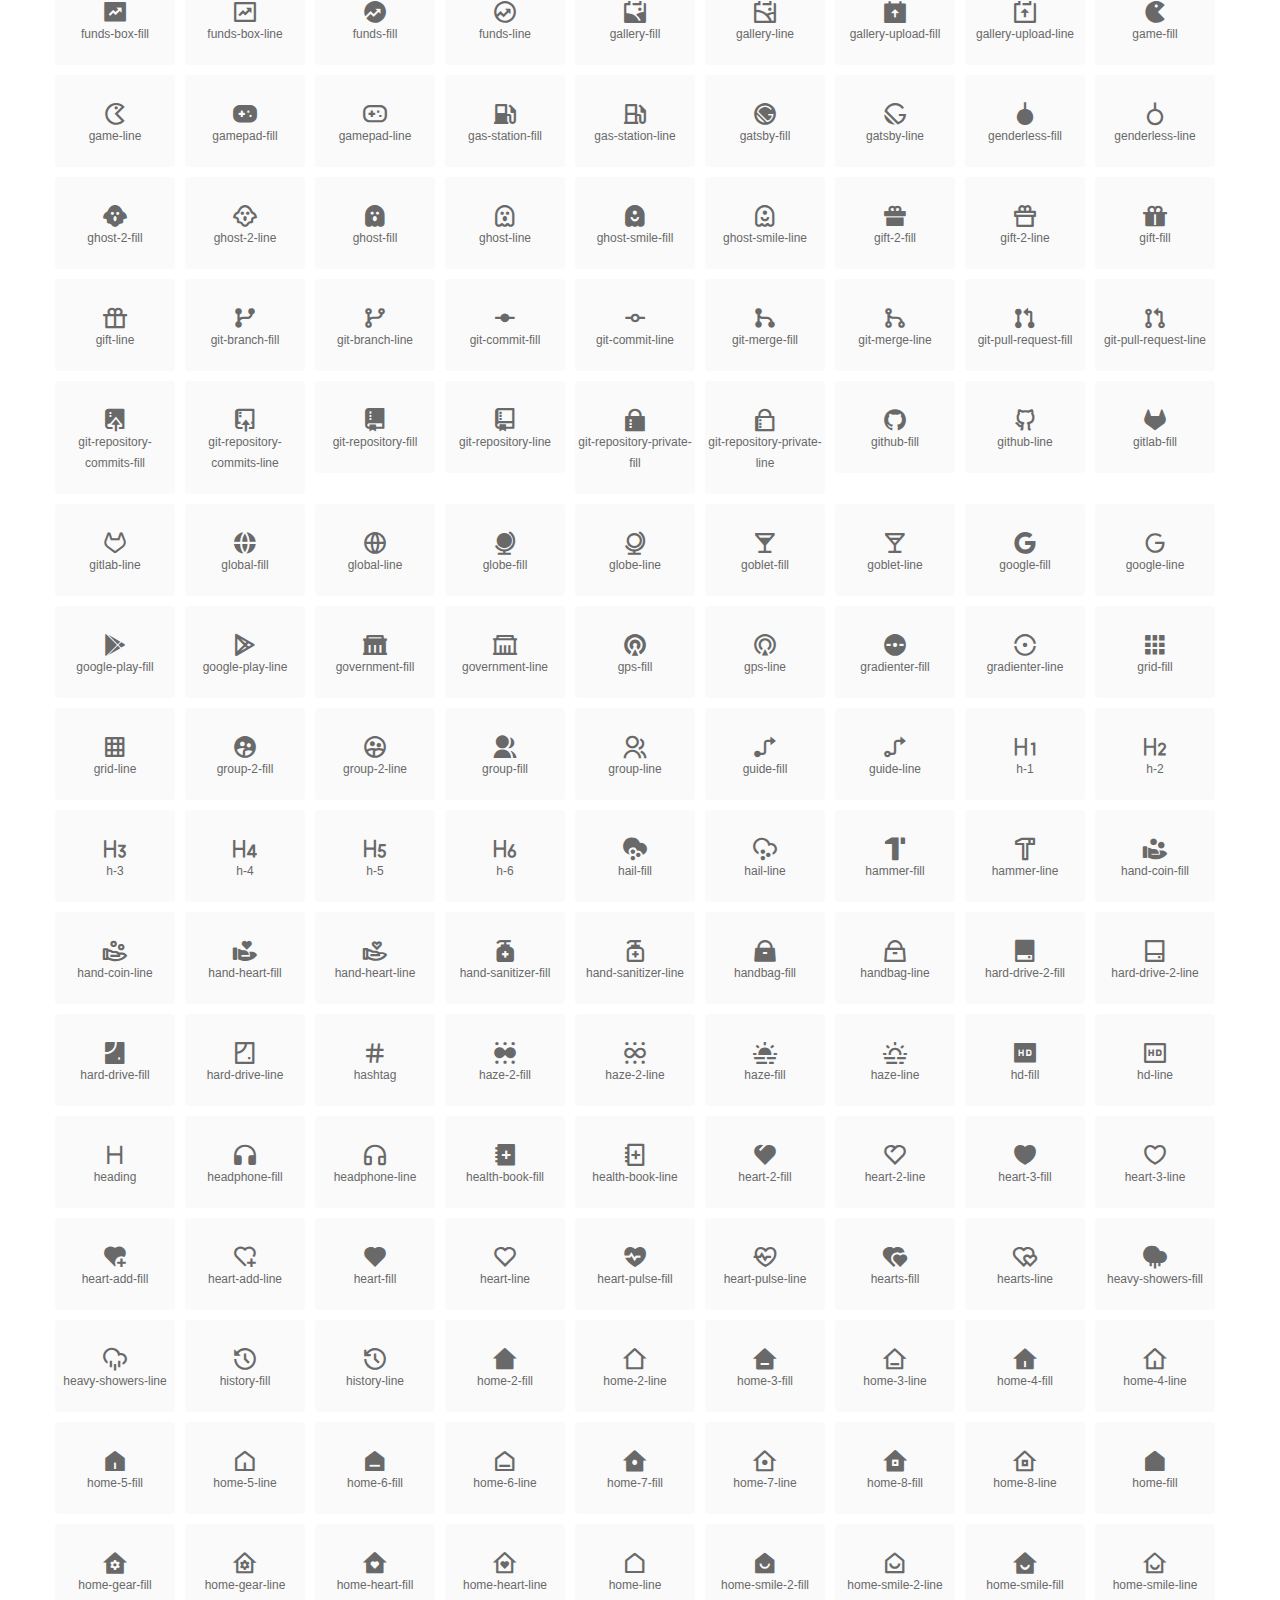
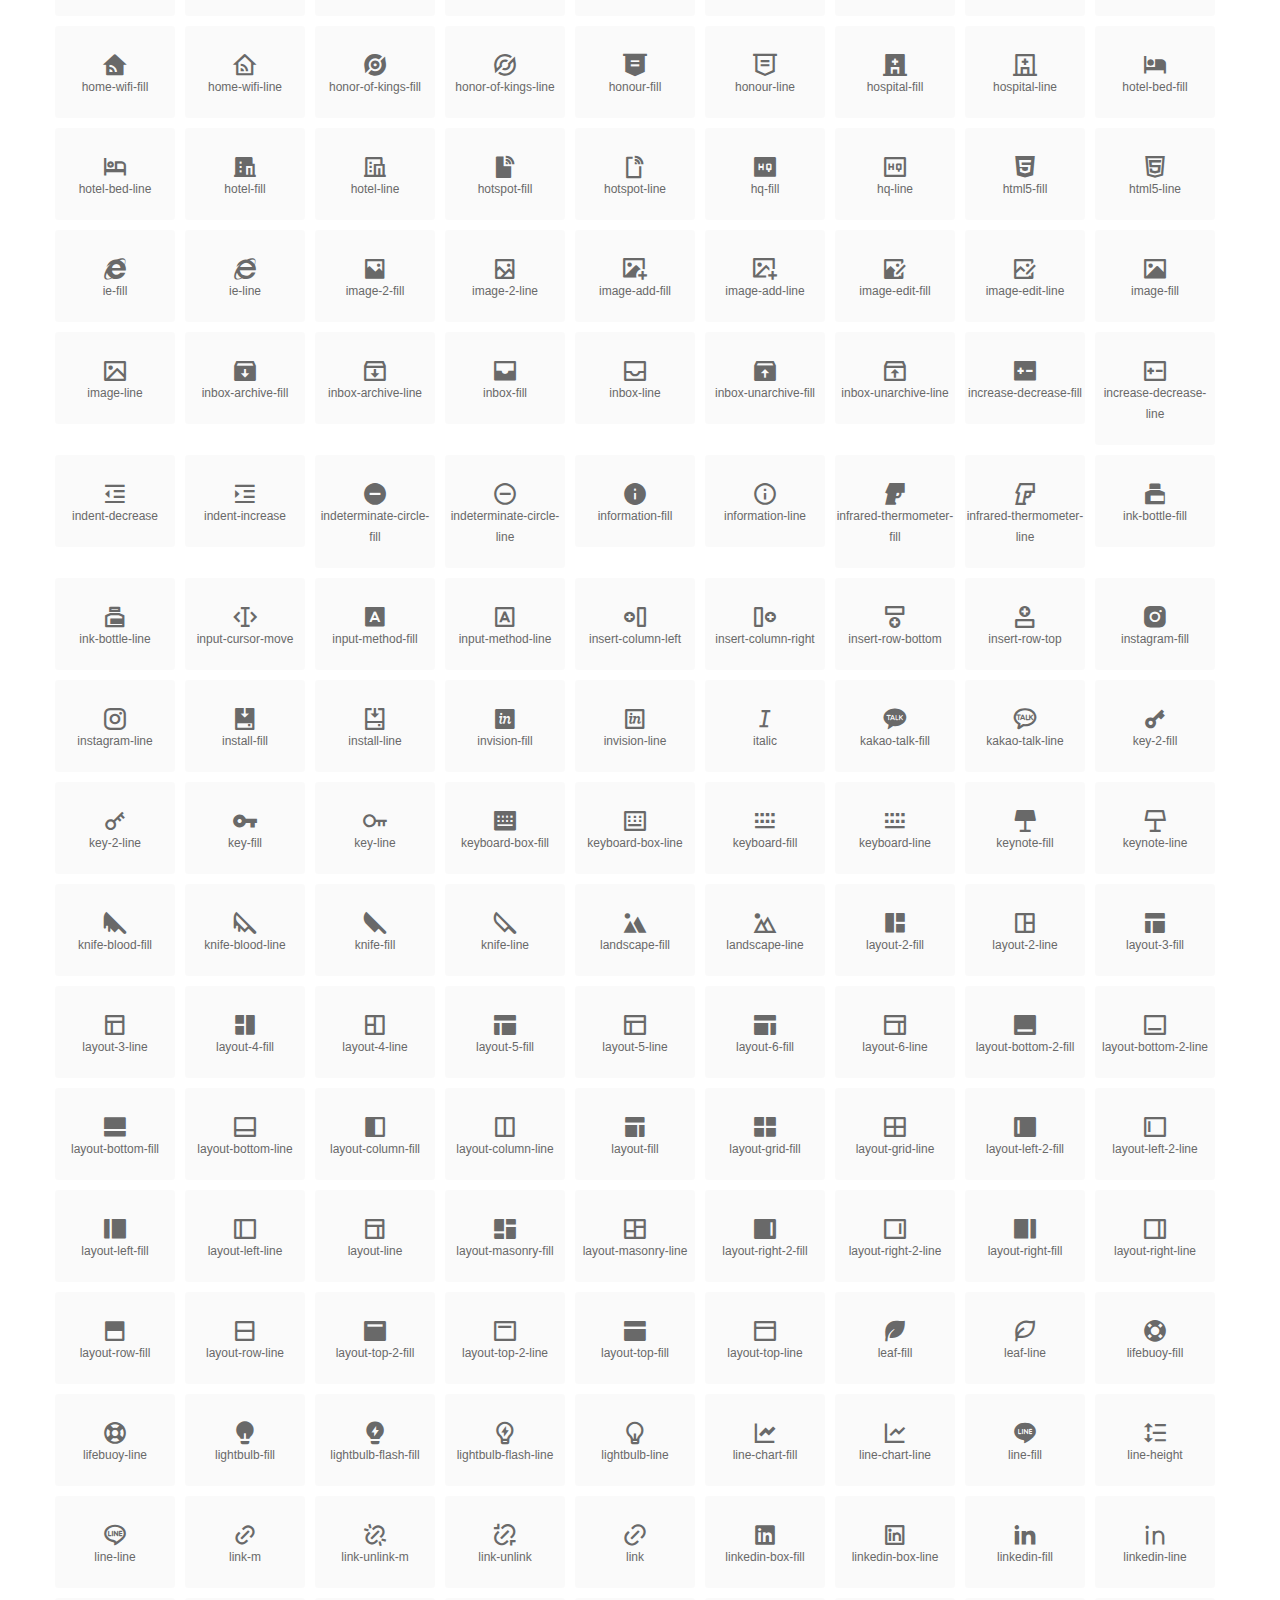
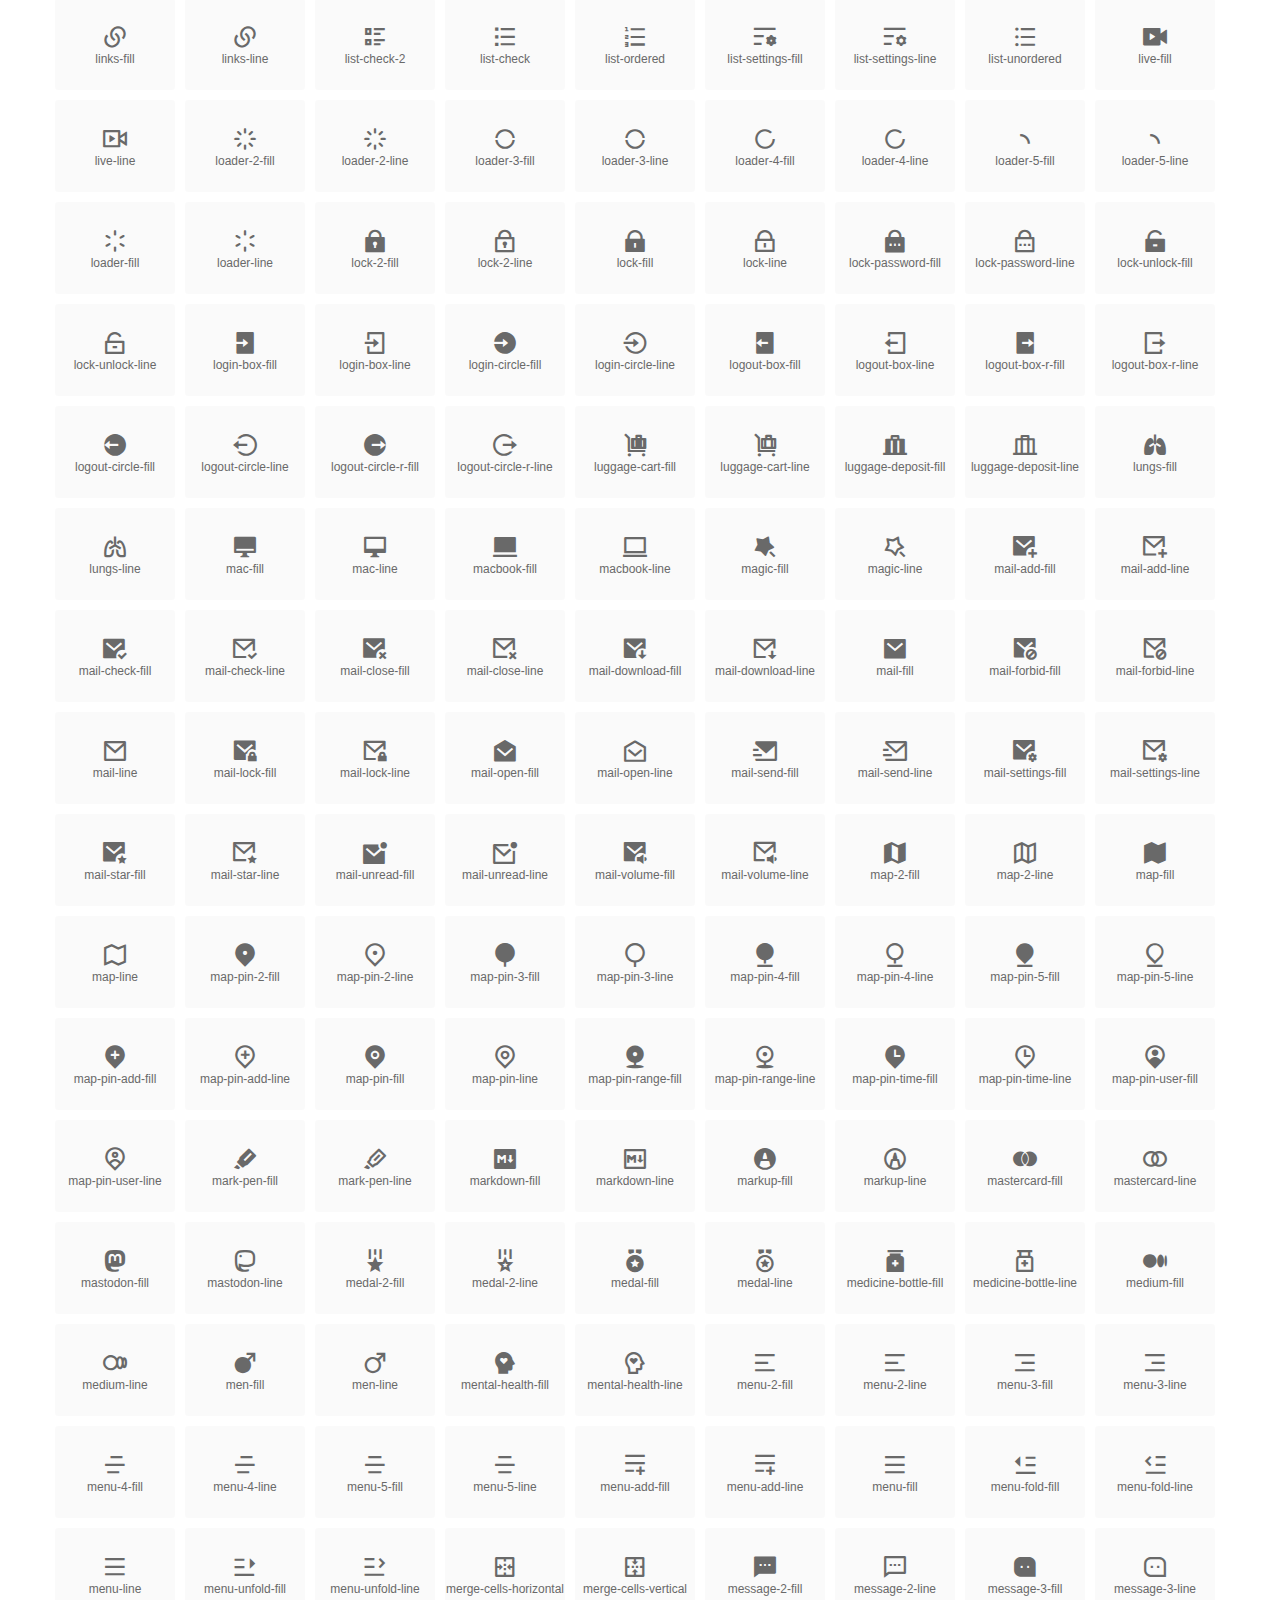
<file: ass-3/asset/fonts/index.html>
<!DOCTYPE html>
<html lang="en">
<head>
  <meta charset="UTF-8">
  <title>remixicon(4.1.0)</title>
  <meta name="viewport" content="width=device-width,minimum-scale=1.0,maximum-scale=1.0,user-scalable=no">
   
  <meta name="description" content="Remix Icon is a set of neutral system symbols carefully crafted for designers and developers, each icon is designed based on 24×24 grid">
   
  <meta name="keywords" content="remixicon,TTF,EOT,WOFF,WOFF2,SVG">
  
  
  
  <link rel="stylesheet" href="remixicon.css" />
  
  <style>
    *{margin: 0;padding: 0;list-style: none;}
    body { color: #696969; font: 12px/1.5 tahoma, arial, \5b8b\4f53, sans-serif; }
    a { color: #333; text-decoration: underline; }
    a:hover { color: rgb(9, 73, 209); }
    .header { color: #333; text-align: center; padding: 80px 0 60px 0; min-height: 153px; font-size: 14px; }
    .header .logo svg { height: 120px; width: 120px; }
    .header h1 { font-size: 42px; padding: 26px 0 10px 0; }
    .header sup {font-size: 14px; margin: 8px 0 0 8px; position: absolute; color: #7b7b7b; }
    .info {
      color: #999;
      font-weight: normal;
      max-width: 346px;
      margin: 0 auto;
      padding: 20px 0;
      font-size: 14px;
    }

    .icons { max-width: 1190px; margin: 0 auto; }
    .icons ul { text-align: center; }
    .icons ul li {
      vertical-align: top;
      width: 120px;
      display: inline-block;
      text-align: center;
      background-color: rgba(0,0,0,.02);
      border-radius: 3px;
      padding: 29px 0 10px 0;
      margin-right: 10px;
      margin-top: 10px;
      transition: all 0.6s ease;
    }
    .icons ul li:hover { background-color: rgba(0,0,0,.06); }
    .icons ul li:hover span { color: #3c75e4; opacity: 1; }
    .icons ul li .unicode { color: #8c8c8c; opacity: 0.3; }
    .icons ul li h4 {
      font-weight: normal;
      padding: 10px 0 5px 0;
      display: block;
      color: #8c8c8c;
      font-size: 14px;
      line-height: 12px;
      opacity: 0.8;
    }
    .icons ul li:hover h4 { opacity: 1; }
    .icons ul li svg { width: 24px; height: 24px; }
    .icons ul li:hover { color: #3c75e4; }
    .footer { text-align: center; padding: 10px 0 90px 0; }
    .footer a { text-align: center; padding: 10px 0 90px 0; color: #696969;}
    .footer a:hover { color: #0949d1; }
    .links { text-align: center; padding: 50px 0 0 0; font-size: 14px; }
    
    .icons ul li.class-icon { font-size: 21px; line-height: 21px; padding-bottom: 20px; }
    .icons ul li.class-icon p{ font-size: 12px; }
    .icons ul li.class-icon [class^="ri-"]{ font-size: 26px; }
    
    
    
  </style>
  
</head>

<body>
  
  <div class="header">
    
    <div class="logo">
      <a href="./"><svg width="160" height="32" viewBox="0 0 160 32" fill="none" xmlns="http://www.w3.org/2000/svg">
<path d="M121.5 9.80005C123.33 9.80005 124.984 10.5797 126.165 11.8344L124.75 13.2496C123.929 12.3549 122.773 11.8 121.5 11.8C119.029 11.8 117 13.891 117 16.5C117 19.1091 119.029 21.2 121.5 21.2C122.773 21.2 123.929 20.6452 124.75 19.7505L126.165 21.1657C124.984 22.4204 123.33 23.2 121.5 23.2C117.91 23.2 115 20.2004 115 16.5C115 12.7997 117.91 9.80005 121.5 9.80005Z" fill="#1A2947"/>
<path d="M113 10V23H111V10H113Z" fill="#1A2947"/>
<path d="M154 23V9.99988H152L152 19.6019L144.997 9.99988L143 10.0039V23H145L145 13.3969L152 23H154Z" fill="#1A2947"/>
<path d="M68 10V12H60V15.5H67V17.5H60V21H68V23H58V10H68Z" fill="#1A2947"/>
<path d="M82 10L77.4999 17.201L73 10H71V23H73V13.775L77.4999 20.975L82 13.773V23H84V10H82Z" fill="#1A2947"/>
<path d="M89 10V23H87V10H89Z" fill="#1A2947"/>
<path d="M96.9999 14.7565L93.6689 9.99951H91.2279L95.7789 16.4995L91.2289 22.9995H93.6689L96.9999 18.2435L100.33 22.9995H102.772L98.2209 16.4995L102.773 9.99951H100.33L96.9999 14.7565Z" fill="#1A2947"/>
<path fill-rule="evenodd" clip-rule="evenodd" d="M141 16.5C141 12.7997 138.09 9.80005 134.5 9.80005C130.91 9.80005 128 12.7997 128 16.5C128 20.2004 130.91 23.2 134.5 23.2C138.09 23.2 141 20.2004 141 16.5ZM130 16.5C130 13.891 132.029 11.8 134.5 11.8C136.971 11.8 139 13.891 139 16.5C139 19.1091 136.971 21.2 134.5 21.2C132.029 21.2 130 19.1091 130 16.5Z" fill="#1A2947"/>
<path fill-rule="evenodd" clip-rule="evenodd" d="M51 10C53.2091 10 55 11.7909 55 14C55 15.7175 53.9176 17.1821 52.3977 17.749L55.1901 22.999H52.9251L50.267 18H46V23H44V10H51ZM46 11.999V15.999L51 16C52.1046 16 53 15.1046 53 14C53 12.8955 52.1 12 51 12L46 11.999Z" fill="#1A2947"/>
<path fill-rule="evenodd" clip-rule="evenodd" d="M19.2887 3.00389C19.1928 3.0013 19.0965 3 19 3H3V24H19C24.799 24 29.5 19.299 29.5 13.5C29.5 12.7108 29.4129 11.942 29.2479 11.2025C28.2772 11.7119 27.1722 12 26 12C22.134 12 19 8.86599 19 5C19 4.30645 19.1009 3.63646 19.2887 3.00389Z" fill="url(#paint0_linear_960_1054)"/>
<g filter="url(#filter0_b_960_1054)">
<path fill-rule="evenodd" clip-rule="evenodd" d="M3 3L29 29H3V3Z" fill="url(#paint1_linear_960_1054)"/>
</g>
<circle cx="26" cy="5" r="4" fill="url(#paint2_linear_960_1054)"/>
<defs>
<filter id="filter0_b_960_1054" x="-2.43656" y="-2.43656" width="36.8731" height="36.8731" filterUnits="userSpaceOnUse" color-interpolation-filters="sRGB">
<feFlood flood-opacity="0" result="BackgroundImageFix"/>
<feGaussianBlur in="BackgroundImage" stdDeviation="2.71828"/>
<feComposite in2="SourceAlpha" operator="in" result="effect1_backgroundBlur_960_1054"/>
<feBlend mode="normal" in="SourceGraphic" in2="effect1_backgroundBlur_960_1054" result="shape"/>
</filter>
<linearGradient id="paint0_linear_960_1054" x1="3" y1="3" x2="3" y2="24" gradientUnits="userSpaceOnUse">
<stop stop-color="#05A0FA"/>
<stop offset="1" stop-color="#4785FF"/>
</linearGradient>
<linearGradient id="paint1_linear_960_1054" x1="3" y1="3" x2="3" y2="29" gradientUnits="userSpaceOnUse">
<stop stop-color="#1A8CFF"/>
<stop offset="1" stop-color="#0557FA"/>
</linearGradient>
<linearGradient id="paint2_linear_960_1054" x1="22" y1="1" x2="22" y2="9" gradientUnits="userSpaceOnUse">
<stop stop-color="#FF463A"/>
<stop offset="1" stop-color="#FF1F5A"/>
</linearGradient>
</defs>
</svg>
</a>
    </div>
    
    <h1>remixicon(4.1.0)<sup>1.0.0</sup></h1>
    <div class="info">
      Remix Icon is a set of neutral system symbols carefully crafted for designers and developers, each icon is designed based on 24×24 grid
    </div>
    <p>
      
      <a href="https://github.com/Remix-Design/remixicon.git">GitHub</a> · 
      
      <a href="index.html">Font Class</a> · 
      
      <a href="unicode.html">Unicode</a>
      
    </p>
  </div>
  <div class="icons">
    <ul>
      <li class="class-icon"><i class="ri-24-hours-fill"></i><p class="name">24-hours-fill</p></li><li class="class-icon"><i class="ri-24-hours-line"></i><p class="name">24-hours-line</p></li><li class="class-icon"><i class="ri-4k-fill"></i><p class="name">4k-fill</p></li><li class="class-icon"><i class="ri-4k-line"></i><p class="name">4k-line</p></li><li class="class-icon"><i class="ri-a-b"></i><p class="name">a-b</p></li><li class="class-icon"><i class="ri-account-box-fill"></i><p class="name">account-box-fill</p></li><li class="class-icon"><i class="ri-account-box-line"></i><p class="name">account-box-line</p></li><li class="class-icon"><i class="ri-account-circle-fill"></i><p class="name">account-circle-fill</p></li><li class="class-icon"><i class="ri-account-circle-line"></i><p class="name">account-circle-line</p></li><li class="class-icon"><i class="ri-account-pin-box-fill"></i><p class="name">account-pin-box-fill</p></li><li class="class-icon"><i class="ri-account-pin-box-line"></i><p class="name">account-pin-box-line</p></li><li class="class-icon"><i class="ri-account-pin-circle-fill"></i><p class="name">account-pin-circle-fill</p></li><li class="class-icon"><i class="ri-account-pin-circle-line"></i><p class="name">account-pin-circle-line</p></li><li class="class-icon"><i class="ri-add-box-fill"></i><p class="name">add-box-fill</p></li><li class="class-icon"><i class="ri-add-box-line"></i><p class="name">add-box-line</p></li><li class="class-icon"><i class="ri-add-circle-fill"></i><p class="name">add-circle-fill</p></li><li class="class-icon"><i class="ri-add-circle-line"></i><p class="name">add-circle-line</p></li><li class="class-icon"><i class="ri-add-fill"></i><p class="name">add-fill</p></li><li class="class-icon"><i class="ri-add-line"></i><p class="name">add-line</p></li><li class="class-icon"><i class="ri-admin-fill"></i><p class="name">admin-fill</p></li><li class="class-icon"><i class="ri-admin-line"></i><p class="name">admin-line</p></li><li class="class-icon"><i class="ri-advertisement-fill"></i><p class="name">advertisement-fill</p></li><li class="class-icon"><i class="ri-advertisement-line"></i><p class="name">advertisement-line</p></li><li class="class-icon"><i class="ri-airplay-fill"></i><p class="name">airplay-fill</p></li><li class="class-icon"><i class="ri-airplay-line"></i><p class="name">airplay-line</p></li><li class="class-icon"><i class="ri-alarm-fill"></i><p class="name">alarm-fill</p></li><li class="class-icon"><i class="ri-alarm-line"></i><p class="name">alarm-line</p></li><li class="class-icon"><i class="ri-alarm-warning-fill"></i><p class="name">alarm-warning-fill</p></li><li class="class-icon"><i class="ri-alarm-warning-line"></i><p class="name">alarm-warning-line</p></li><li class="class-icon"><i class="ri-album-fill"></i><p class="name">album-fill</p></li><li class="class-icon"><i class="ri-album-line"></i><p class="name">album-line</p></li><li class="class-icon"><i class="ri-alert-fill"></i><p class="name">alert-fill</p></li><li class="class-icon"><i class="ri-alert-line"></i><p class="name">alert-line</p></li><li class="class-icon"><i class="ri-aliens-fill"></i><p class="name">aliens-fill</p></li><li class="class-icon"><i class="ri-aliens-line"></i><p class="name">aliens-line</p></li><li class="class-icon"><i class="ri-align-bottom"></i><p class="name">align-bottom</p></li><li class="class-icon"><i class="ri-align-center"></i><p class="name">align-center</p></li><li class="class-icon"><i class="ri-align-justify"></i><p class="name">align-justify</p></li><li class="class-icon"><i class="ri-align-left"></i><p class="name">align-left</p></li><li class="class-icon"><i class="ri-align-right"></i><p class="name">align-right</p></li><li class="class-icon"><i class="ri-align-top"></i><p class="name">align-top</p></li><li class="class-icon"><i class="ri-align-vertically"></i><p class="name">align-vertically</p></li><li class="class-icon"><i class="ri-alipay-fill"></i><p class="name">alipay-fill</p></li><li class="class-icon"><i class="ri-alipay-line"></i><p class="name">alipay-line</p></li><li class="class-icon"><i class="ri-amazon-fill"></i><p class="name">amazon-fill</p></li><li class="class-icon"><i class="ri-amazon-line"></i><p class="name">amazon-line</p></li><li class="class-icon"><i class="ri-anchor-fill"></i><p class="name">anchor-fill</p></li><li class="class-icon"><i class="ri-anchor-line"></i><p class="name">anchor-line</p></li><li class="class-icon"><i class="ri-ancient-gate-fill"></i><p class="name">ancient-gate-fill</p></li><li class="class-icon"><i class="ri-ancient-gate-line"></i><p class="name">ancient-gate-line</p></li><li class="class-icon"><i class="ri-ancient-pavilion-fill"></i><p class="name">ancient-pavilion-fill</p></li><li class="class-icon"><i class="ri-ancient-pavilion-line"></i><p class="name">ancient-pavilion-line</p></li><li class="class-icon"><i class="ri-android-fill"></i><p class="name">android-fill</p></li><li class="class-icon"><i class="ri-android-line"></i><p class="name">android-line</p></li><li class="class-icon"><i class="ri-angularjs-fill"></i><p class="name">angularjs-fill</p></li><li class="class-icon"><i class="ri-angularjs-line"></i><p class="name">angularjs-line</p></li><li class="class-icon"><i class="ri-anticlockwise-2-fill"></i><p class="name">anticlockwise-2-fill</p></li><li class="class-icon"><i class="ri-anticlockwise-2-line"></i><p class="name">anticlockwise-2-line</p></li><li class="class-icon"><i class="ri-anticlockwise-fill"></i><p class="name">anticlockwise-fill</p></li><li class="class-icon"><i class="ri-anticlockwise-line"></i><p class="name">anticlockwise-line</p></li><li class="class-icon"><i class="ri-app-store-fill"></i><p class="name">app-store-fill</p></li><li class="class-icon"><i class="ri-app-store-line"></i><p class="name">app-store-line</p></li><li class="class-icon"><i class="ri-apple-fill"></i><p class="name">apple-fill</p></li><li class="class-icon"><i class="ri-apple-line"></i><p class="name">apple-line</p></li><li class="class-icon"><i class="ri-apps-2-fill"></i><p class="name">apps-2-fill</p></li><li class="class-icon"><i class="ri-apps-2-line"></i><p class="name">apps-2-line</p></li><li class="class-icon"><i class="ri-apps-fill"></i><p class="name">apps-fill</p></li><li class="class-icon"><i class="ri-apps-line"></i><p class="name">apps-line</p></li><li class="class-icon"><i class="ri-archive-drawer-fill"></i><p class="name">archive-drawer-fill</p></li><li class="class-icon"><i class="ri-archive-drawer-line"></i><p class="name">archive-drawer-line</p></li><li class="class-icon"><i class="ri-archive-fill"></i><p class="name">archive-fill</p></li><li class="class-icon"><i class="ri-archive-line"></i><p class="name">archive-line</p></li><li class="class-icon"><i class="ri-arrow-down-circle-fill"></i><p class="name">arrow-down-circle-fill</p></li><li class="class-icon"><i class="ri-arrow-down-circle-line"></i><p class="name">arrow-down-circle-line</p></li><li class="class-icon"><i class="ri-arrow-down-fill"></i><p class="name">arrow-down-fill</p></li><li class="class-icon"><i class="ri-arrow-down-line"></i><p class="name">arrow-down-line</p></li><li class="class-icon"><i class="ri-arrow-down-s-fill"></i><p class="name">arrow-down-s-fill</p></li><li class="class-icon"><i class="ri-arrow-down-s-line"></i><p class="name">arrow-down-s-line</p></li><li class="class-icon"><i class="ri-arrow-drop-down-fill"></i><p class="name">arrow-drop-down-fill</p></li><li class="class-icon"><i class="ri-arrow-drop-down-line"></i><p class="name">arrow-drop-down-line</p></li><li class="class-icon"><i class="ri-arrow-drop-left-fill"></i><p class="name">arrow-drop-left-fill</p></li><li class="class-icon"><i class="ri-arrow-drop-left-line"></i><p class="name">arrow-drop-left-line</p></li><li class="class-icon"><i class="ri-arrow-drop-right-fill"></i><p class="name">arrow-drop-right-fill</p></li><li class="class-icon"><i class="ri-arrow-drop-right-line"></i><p class="name">arrow-drop-right-line</p></li><li class="class-icon"><i class="ri-arrow-drop-up-fill"></i><p class="name">arrow-drop-up-fill</p></li><li class="class-icon"><i class="ri-arrow-drop-up-line"></i><p class="name">arrow-drop-up-line</p></li><li class="class-icon"><i class="ri-arrow-go-back-fill"></i><p class="name">arrow-go-back-fill</p></li><li class="class-icon"><i class="ri-arrow-go-back-line"></i><p class="name">arrow-go-back-line</p></li><li class="class-icon"><i class="ri-arrow-go-forward-fill"></i><p class="name">arrow-go-forward-fill</p></li><li class="class-icon"><i class="ri-arrow-go-forward-line"></i><p class="name">arrow-go-forward-line</p></li><li class="class-icon"><i class="ri-arrow-left-circle-fill"></i><p class="name">arrow-left-circle-fill</p></li><li class="class-icon"><i class="ri-arrow-left-circle-line"></i><p class="name">arrow-left-circle-line</p></li><li class="class-icon"><i class="ri-arrow-left-down-fill"></i><p class="name">arrow-left-down-fill</p></li><li class="class-icon"><i class="ri-arrow-left-down-line"></i><p class="name">arrow-left-down-line</p></li><li class="class-icon"><i class="ri-arrow-left-fill"></i><p class="name">arrow-left-fill</p></li><li class="class-icon"><i class="ri-arrow-left-line"></i><p class="name">arrow-left-line</p></li><li class="class-icon"><i class="ri-arrow-left-right-fill"></i><p class="name">arrow-left-right-fill</p></li><li class="class-icon"><i class="ri-arrow-left-right-line"></i><p class="name">arrow-left-right-line</p></li><li class="class-icon"><i class="ri-arrow-left-s-fill"></i><p class="name">arrow-left-s-fill</p></li><li class="class-icon"><i class="ri-arrow-left-s-line"></i><p class="name">arrow-left-s-line</p></li><li class="class-icon"><i class="ri-arrow-left-up-fill"></i><p class="name">arrow-left-up-fill</p></li><li class="class-icon"><i class="ri-arrow-left-up-line"></i><p class="name">arrow-left-up-line</p></li><li class="class-icon"><i class="ri-arrow-right-circle-fill"></i><p class="name">arrow-right-circle-fill</p></li><li class="class-icon"><i class="ri-arrow-right-circle-line"></i><p class="name">arrow-right-circle-line</p></li><li class="class-icon"><i class="ri-arrow-right-down-fill"></i><p class="name">arrow-right-down-fill</p></li><li class="class-icon"><i class="ri-arrow-right-down-line"></i><p class="name">arrow-right-down-line</p></li><li class="class-icon"><i class="ri-arrow-right-fill"></i><p class="name">arrow-right-fill</p></li><li class="class-icon"><i class="ri-arrow-right-line"></i><p class="name">arrow-right-line</p></li><li class="class-icon"><i class="ri-arrow-right-s-fill"></i><p class="name">arrow-right-s-fill</p></li><li class="class-icon"><i class="ri-arrow-right-s-line"></i><p class="name">arrow-right-s-line</p></li><li class="class-icon"><i class="ri-arrow-right-up-fill"></i><p class="name">arrow-right-up-fill</p></li><li class="class-icon"><i class="ri-arrow-right-up-line"></i><p class="name">arrow-right-up-line</p></li><li class="class-icon"><i class="ri-arrow-up-circle-fill"></i><p class="name">arrow-up-circle-fill</p></li><li class="class-icon"><i class="ri-arrow-up-circle-line"></i><p class="name">arrow-up-circle-line</p></li><li class="class-icon"><i class="ri-arrow-up-down-fill"></i><p class="name">arrow-up-down-fill</p></li><li class="class-icon"><i class="ri-arrow-up-down-line"></i><p class="name">arrow-up-down-line</p></li><li class="class-icon"><i class="ri-arrow-up-fill"></i><p class="name">arrow-up-fill</p></li><li class="class-icon"><i class="ri-arrow-up-line"></i><p class="name">arrow-up-line</p></li><li class="class-icon"><i class="ri-arrow-up-s-fill"></i><p class="name">arrow-up-s-fill</p></li><li class="class-icon"><i class="ri-arrow-up-s-line"></i><p class="name">arrow-up-s-line</p></li><li class="class-icon"><i class="ri-artboard-2-fill"></i><p class="name">artboard-2-fill</p></li><li class="class-icon"><i class="ri-artboard-2-line"></i><p class="name">artboard-2-line</p></li><li class="class-icon"><i class="ri-artboard-fill"></i><p class="name">artboard-fill</p></li><li class="class-icon"><i class="ri-artboard-line"></i><p class="name">artboard-line</p></li><li class="class-icon"><i class="ri-article-fill"></i><p class="name">article-fill</p></li><li class="class-icon"><i class="ri-article-line"></i><p class="name">article-line</p></li><li class="class-icon"><i class="ri-aspect-ratio-fill"></i><p class="name">aspect-ratio-fill</p></li><li class="class-icon"><i class="ri-aspect-ratio-line"></i><p class="name">aspect-ratio-line</p></li><li class="class-icon"><i class="ri-asterisk"></i><p class="name">asterisk</p></li><li class="class-icon"><i class="ri-at-fill"></i><p class="name">at-fill</p></li><li class="class-icon"><i class="ri-at-line"></i><p class="name">at-line</p></li><li class="class-icon"><i class="ri-attachment-2"></i><p class="name">attachment-2</p></li><li class="class-icon"><i class="ri-attachment-fill"></i><p class="name">attachment-fill</p></li><li class="class-icon"><i class="ri-attachment-line"></i><p class="name">attachment-line</p></li><li class="class-icon"><i class="ri-auction-fill"></i><p class="name">auction-fill</p></li><li class="class-icon"><i class="ri-auction-line"></i><p class="name">auction-line</p></li><li class="class-icon"><i class="ri-award-fill"></i><p class="name">award-fill</p></li><li class="class-icon"><i class="ri-award-line"></i><p class="name">award-line</p></li><li class="class-icon"><i class="ri-baidu-fill"></i><p class="name">baidu-fill</p></li><li class="class-icon"><i class="ri-baidu-line"></i><p class="name">baidu-line</p></li><li class="class-icon"><i class="ri-ball-pen-fill"></i><p class="name">ball-pen-fill</p></li><li class="class-icon"><i class="ri-ball-pen-line"></i><p class="name">ball-pen-line</p></li><li class="class-icon"><i class="ri-bank-card-2-fill"></i><p class="name">bank-card-2-fill</p></li><li class="class-icon"><i class="ri-bank-card-2-line"></i><p class="name">bank-card-2-line</p></li><li class="class-icon"><i class="ri-bank-card-fill"></i><p class="name">bank-card-fill</p></li><li class="class-icon"><i class="ri-bank-card-line"></i><p class="name">bank-card-line</p></li><li class="class-icon"><i class="ri-bank-fill"></i><p class="name">bank-fill</p></li><li class="class-icon"><i class="ri-bank-line"></i><p class="name">bank-line</p></li><li class="class-icon"><i class="ri-bar-chart-2-fill"></i><p class="name">bar-chart-2-fill</p></li><li class="class-icon"><i class="ri-bar-chart-2-line"></i><p class="name">bar-chart-2-line</p></li><li class="class-icon"><i class="ri-bar-chart-box-fill"></i><p class="name">bar-chart-box-fill</p></li><li class="class-icon"><i class="ri-bar-chart-box-line"></i><p class="name">bar-chart-box-line</p></li><li class="class-icon"><i class="ri-bar-chart-fill"></i><p class="name">bar-chart-fill</p></li><li class="class-icon"><i class="ri-bar-chart-grouped-fill"></i><p class="name">bar-chart-grouped-fill</p></li><li class="class-icon"><i class="ri-bar-chart-grouped-line"></i><p class="name">bar-chart-grouped-line</p></li><li class="class-icon"><i class="ri-bar-chart-horizontal-fill"></i><p class="name">bar-chart-horizontal-fill</p></li><li class="class-icon"><i class="ri-bar-chart-horizontal-line"></i><p class="name">bar-chart-horizontal-line</p></li><li class="class-icon"><i class="ri-bar-chart-line"></i><p class="name">bar-chart-line</p></li><li class="class-icon"><i class="ri-barcode-box-fill"></i><p class="name">barcode-box-fill</p></li><li class="class-icon"><i class="ri-barcode-box-line"></i><p class="name">barcode-box-line</p></li><li class="class-icon"><i class="ri-barcode-fill"></i><p class="name">barcode-fill</p></li><li class="class-icon"><i class="ri-barcode-line"></i><p class="name">barcode-line</p></li><li class="class-icon"><i class="ri-barricade-fill"></i><p class="name">barricade-fill</p></li><li class="class-icon"><i class="ri-barricade-line"></i><p class="name">barricade-line</p></li><li class="class-icon"><i class="ri-base-station-fill"></i><p class="name">base-station-fill</p></li><li class="class-icon"><i class="ri-base-station-line"></i><p class="name">base-station-line</p></li><li class="class-icon"><i class="ri-basketball-fill"></i><p class="name">basketball-fill</p></li><li class="class-icon"><i class="ri-basketball-line"></i><p class="name">basketball-line</p></li><li class="class-icon"><i class="ri-battery-2-charge-fill"></i><p class="name">battery-2-charge-fill</p></li><li class="class-icon"><i class="ri-battery-2-charge-line"></i><p class="name">battery-2-charge-line</p></li><li class="class-icon"><i class="ri-battery-2-fill"></i><p class="name">battery-2-fill</p></li><li class="class-icon"><i class="ri-battery-2-line"></i><p class="name">battery-2-line</p></li><li class="class-icon"><i class="ri-battery-charge-fill"></i><p class="name">battery-charge-fill</p></li><li class="class-icon"><i class="ri-battery-charge-line"></i><p class="name">battery-charge-line</p></li><li class="class-icon"><i class="ri-battery-fill"></i><p class="name">battery-fill</p></li><li class="class-icon"><i class="ri-battery-line"></i><p class="name">battery-line</p></li><li class="class-icon"><i class="ri-battery-low-fill"></i><p class="name">battery-low-fill</p></li><li class="class-icon"><i class="ri-battery-low-line"></i><p class="name">battery-low-line</p></li><li class="class-icon"><i class="ri-battery-saver-fill"></i><p class="name">battery-saver-fill</p></li><li class="class-icon"><i class="ri-battery-saver-line"></i><p class="name">battery-saver-line</p></li><li class="class-icon"><i class="ri-battery-share-fill"></i><p class="name">battery-share-fill</p></li><li class="class-icon"><i class="ri-battery-share-line"></i><p class="name">battery-share-line</p></li><li class="class-icon"><i class="ri-bear-smile-fill"></i><p class="name">bear-smile-fill</p></li><li class="class-icon"><i class="ri-bear-smile-line"></i><p class="name">bear-smile-line</p></li><li class="class-icon"><i class="ri-behance-fill"></i><p class="name">behance-fill</p></li><li class="class-icon"><i class="ri-behance-line"></i><p class="name">behance-line</p></li><li class="class-icon"><i class="ri-bell-fill"></i><p class="name">bell-fill</p></li><li class="class-icon"><i class="ri-bell-line"></i><p class="name">bell-line</p></li><li class="class-icon"><i class="ri-bike-fill"></i><p class="name">bike-fill</p></li><li class="class-icon"><i class="ri-bike-line"></i><p class="name">bike-line</p></li><li class="class-icon"><i class="ri-bilibili-fill"></i><p class="name">bilibili-fill</p></li><li class="class-icon"><i class="ri-bilibili-line"></i><p class="name">bilibili-line</p></li><li class="class-icon"><i class="ri-bill-fill"></i><p class="name">bill-fill</p></li><li class="class-icon"><i class="ri-bill-line"></i><p class="name">bill-line</p></li><li class="class-icon"><i class="ri-billiards-fill"></i><p class="name">billiards-fill</p></li><li class="class-icon"><i class="ri-billiards-line"></i><p class="name">billiards-line</p></li><li class="class-icon"><i class="ri-bit-coin-fill"></i><p class="name">bit-coin-fill</p></li><li class="class-icon"><i class="ri-bit-coin-line"></i><p class="name">bit-coin-line</p></li><li class="class-icon"><i class="ri-blaze-fill"></i><p class="name">blaze-fill</p></li><li class="class-icon"><i class="ri-blaze-line"></i><p class="name">blaze-line</p></li><li class="class-icon"><i class="ri-bluetooth-connect-fill"></i><p class="name">bluetooth-connect-fill</p></li><li class="class-icon"><i class="ri-bluetooth-connect-line"></i><p class="name">bluetooth-connect-line</p></li><li class="class-icon"><i class="ri-bluetooth-fill"></i><p class="name">bluetooth-fill</p></li><li class="class-icon"><i class="ri-bluetooth-line"></i><p class="name">bluetooth-line</p></li><li class="class-icon"><i class="ri-blur-off-fill"></i><p class="name">blur-off-fill</p></li><li class="class-icon"><i class="ri-blur-off-line"></i><p class="name">blur-off-line</p></li><li class="class-icon"><i class="ri-body-scan-fill"></i><p class="name">body-scan-fill</p></li><li class="class-icon"><i class="ri-body-scan-line"></i><p class="name">body-scan-line</p></li><li class="class-icon"><i class="ri-bold"></i><p class="name">bold</p></li><li class="class-icon"><i class="ri-book-2-fill"></i><p class="name">book-2-fill</p></li><li class="class-icon"><i class="ri-book-2-line"></i><p class="name">book-2-line</p></li><li class="class-icon"><i class="ri-book-3-fill"></i><p class="name">book-3-fill</p></li><li class="class-icon"><i class="ri-book-3-line"></i><p class="name">book-3-line</p></li><li class="class-icon"><i class="ri-book-fill"></i><p class="name">book-fill</p></li><li class="class-icon"><i class="ri-book-line"></i><p class="name">book-line</p></li><li class="class-icon"><i class="ri-book-marked-fill"></i><p class="name">book-marked-fill</p></li><li class="class-icon"><i class="ri-book-marked-line"></i><p class="name">book-marked-line</p></li><li class="class-icon"><i class="ri-book-open-fill"></i><p class="name">book-open-fill</p></li><li class="class-icon"><i class="ri-book-open-line"></i><p class="name">book-open-line</p></li><li class="class-icon"><i class="ri-book-read-fill"></i><p class="name">book-read-fill</p></li><li class="class-icon"><i class="ri-book-read-line"></i><p class="name">book-read-line</p></li><li class="class-icon"><i class="ri-booklet-fill"></i><p class="name">booklet-fill</p></li><li class="class-icon"><i class="ri-booklet-line"></i><p class="name">booklet-line</p></li><li class="class-icon"><i class="ri-bookmark-2-fill"></i><p class="name">bookmark-2-fill</p></li><li class="class-icon"><i class="ri-bookmark-2-line"></i><p class="name">bookmark-2-line</p></li><li class="class-icon"><i class="ri-bookmark-3-fill"></i><p class="name">bookmark-3-fill</p></li><li class="class-icon"><i class="ri-bookmark-3-line"></i><p class="name">bookmark-3-line</p></li><li class="class-icon"><i class="ri-bookmark-fill"></i><p class="name">bookmark-fill</p></li><li class="class-icon"><i class="ri-bookmark-line"></i><p class="name">bookmark-line</p></li><li class="class-icon"><i class="ri-boxing-fill"></i><p class="name">boxing-fill</p></li><li class="class-icon"><i class="ri-boxing-line"></i><p class="name">boxing-line</p></li><li class="class-icon"><i class="ri-braces-fill"></i><p class="name">braces-fill</p></li><li class="class-icon"><i class="ri-braces-line"></i><p class="name">braces-line</p></li><li class="class-icon"><i class="ri-brackets-fill"></i><p class="name">brackets-fill</p></li><li class="class-icon"><i class="ri-brackets-line"></i><p class="name">brackets-line</p></li><li class="class-icon"><i class="ri-briefcase-2-fill"></i><p class="name">briefcase-2-fill</p></li><li class="class-icon"><i class="ri-briefcase-2-line"></i><p class="name">briefcase-2-line</p></li><li class="class-icon"><i class="ri-briefcase-3-fill"></i><p class="name">briefcase-3-fill</p></li><li class="class-icon"><i class="ri-briefcase-3-line"></i><p class="name">briefcase-3-line</p></li><li class="class-icon"><i class="ri-briefcase-4-fill"></i><p class="name">briefcase-4-fill</p></li><li class="class-icon"><i class="ri-briefcase-4-line"></i><p class="name">briefcase-4-line</p></li><li class="class-icon"><i class="ri-briefcase-5-fill"></i><p class="name">briefcase-5-fill</p></li><li class="class-icon"><i class="ri-briefcase-5-line"></i><p class="name">briefcase-5-line</p></li><li class="class-icon"><i class="ri-briefcase-fill"></i><p class="name">briefcase-fill</p></li><li class="class-icon"><i class="ri-briefcase-line"></i><p class="name">briefcase-line</p></li><li class="class-icon"><i class="ri-bring-forward"></i><p class="name">bring-forward</p></li><li class="class-icon"><i class="ri-bring-to-front"></i><p class="name">bring-to-front</p></li><li class="class-icon"><i class="ri-broadcast-fill"></i><p class="name">broadcast-fill</p></li><li class="class-icon"><i class="ri-broadcast-line"></i><p class="name">broadcast-line</p></li><li class="class-icon"><i class="ri-brush-2-fill"></i><p class="name">brush-2-fill</p></li><li class="class-icon"><i class="ri-brush-2-line"></i><p class="name">brush-2-line</p></li><li class="class-icon"><i class="ri-brush-3-fill"></i><p class="name">brush-3-fill</p></li><li class="class-icon"><i class="ri-brush-3-line"></i><p class="name">brush-3-line</p></li><li class="class-icon"><i class="ri-brush-4-fill"></i><p class="name">brush-4-fill</p></li><li class="class-icon"><i class="ri-brush-4-line"></i><p class="name">brush-4-line</p></li><li class="class-icon"><i class="ri-brush-fill"></i><p class="name">brush-fill</p></li><li class="class-icon"><i class="ri-brush-line"></i><p class="name">brush-line</p></li><li class="class-icon"><i class="ri-bubble-chart-fill"></i><p class="name">bubble-chart-fill</p></li><li class="class-icon"><i class="ri-bubble-chart-line"></i><p class="name">bubble-chart-line</p></li><li class="class-icon"><i class="ri-bug-2-fill"></i><p class="name">bug-2-fill</p></li><li class="class-icon"><i class="ri-bug-2-line"></i><p class="name">bug-2-line</p></li><li class="class-icon"><i class="ri-bug-fill"></i><p class="name">bug-fill</p></li><li class="class-icon"><i class="ri-bug-line"></i><p class="name">bug-line</p></li><li class="class-icon"><i class="ri-building-2-fill"></i><p class="name">building-2-fill</p></li><li class="class-icon"><i class="ri-building-2-line"></i><p class="name">building-2-line</p></li><li class="class-icon"><i class="ri-building-3-fill"></i><p class="name">building-3-fill</p></li><li class="class-icon"><i class="ri-building-3-line"></i><p class="name">building-3-line</p></li><li class="class-icon"><i class="ri-building-4-fill"></i><p class="name">building-4-fill</p></li><li class="class-icon"><i class="ri-building-4-line"></i><p class="name">building-4-line</p></li><li class="class-icon"><i class="ri-building-fill"></i><p class="name">building-fill</p></li><li class="class-icon"><i class="ri-building-line"></i><p class="name">building-line</p></li><li class="class-icon"><i class="ri-bus-2-fill"></i><p class="name">bus-2-fill</p></li><li class="class-icon"><i class="ri-bus-2-line"></i><p class="name">bus-2-line</p></li><li class="class-icon"><i class="ri-bus-fill"></i><p class="name">bus-fill</p></li><li class="class-icon"><i class="ri-bus-line"></i><p class="name">bus-line</p></li><li class="class-icon"><i class="ri-bus-wifi-fill"></i><p class="name">bus-wifi-fill</p></li><li class="class-icon"><i class="ri-bus-wifi-line"></i><p class="name">bus-wifi-line</p></li><li class="class-icon"><i class="ri-cactus-fill"></i><p class="name">cactus-fill</p></li><li class="class-icon"><i class="ri-cactus-line"></i><p class="name">cactus-line</p></li><li class="class-icon"><i class="ri-cake-2-fill"></i><p class="name">cake-2-fill</p></li><li class="class-icon"><i class="ri-cake-2-line"></i><p class="name">cake-2-line</p></li><li class="class-icon"><i class="ri-cake-3-fill"></i><p class="name">cake-3-fill</p></li><li class="class-icon"><i class="ri-cake-3-line"></i><p class="name">cake-3-line</p></li><li class="class-icon"><i class="ri-cake-fill"></i><p class="name">cake-fill</p></li><li class="class-icon"><i class="ri-cake-line"></i><p class="name">cake-line</p></li><li class="class-icon"><i class="ri-calculator-fill"></i><p class="name">calculator-fill</p></li><li class="class-icon"><i class="ri-calculator-line"></i><p class="name">calculator-line</p></li><li class="class-icon"><i class="ri-calendar-2-fill"></i><p class="name">calendar-2-fill</p></li><li class="class-icon"><i class="ri-calendar-2-line"></i><p class="name">calendar-2-line</p></li><li class="class-icon"><i class="ri-calendar-check-fill"></i><p class="name">calendar-check-fill</p></li><li class="class-icon"><i class="ri-calendar-check-line"></i><p class="name">calendar-check-line</p></li><li class="class-icon"><i class="ri-calendar-event-fill"></i><p class="name">calendar-event-fill</p></li><li class="class-icon"><i class="ri-calendar-event-line"></i><p class="name">calendar-event-line</p></li><li class="class-icon"><i class="ri-calendar-fill"></i><p class="name">calendar-fill</p></li><li class="class-icon"><i class="ri-calendar-line"></i><p class="name">calendar-line</p></li><li class="class-icon"><i class="ri-calendar-todo-fill"></i><p class="name">calendar-todo-fill</p></li><li class="class-icon"><i class="ri-calendar-todo-line"></i><p class="name">calendar-todo-line</p></li><li class="class-icon"><i class="ri-camera-2-fill"></i><p class="name">camera-2-fill</p></li><li class="class-icon"><i class="ri-camera-2-line"></i><p class="name">camera-2-line</p></li><li class="class-icon"><i class="ri-camera-3-fill"></i><p class="name">camera-3-fill</p></li><li class="class-icon"><i class="ri-camera-3-line"></i><p class="name">camera-3-line</p></li><li class="class-icon"><i class="ri-camera-fill"></i><p class="name">camera-fill</p></li><li class="class-icon"><i class="ri-camera-lens-fill"></i><p class="name">camera-lens-fill</p></li><li class="class-icon"><i class="ri-camera-lens-line"></i><p class="name">camera-lens-line</p></li><li class="class-icon"><i class="ri-camera-line"></i><p class="name">camera-line</p></li><li class="class-icon"><i class="ri-camera-off-fill"></i><p class="name">camera-off-fill</p></li><li class="class-icon"><i class="ri-camera-off-line"></i><p class="name">camera-off-line</p></li><li class="class-icon"><i class="ri-camera-switch-fill"></i><p class="name">camera-switch-fill</p></li><li class="class-icon"><i class="ri-camera-switch-line"></i><p class="name">camera-switch-line</p></li><li class="class-icon"><i class="ri-capsule-fill"></i><p class="name">capsule-fill</p></li><li class="class-icon"><i class="ri-capsule-line"></i><p class="name">capsule-line</p></li><li class="class-icon"><i class="ri-car-fill"></i><p class="name">car-fill</p></li><li class="class-icon"><i class="ri-car-line"></i><p class="name">car-line</p></li><li class="class-icon"><i class="ri-car-washing-fill"></i><p class="name">car-washing-fill</p></li><li class="class-icon"><i class="ri-car-washing-line"></i><p class="name">car-washing-line</p></li><li class="class-icon"><i class="ri-caravan-fill"></i><p class="name">caravan-fill</p></li><li class="class-icon"><i class="ri-caravan-line"></i><p class="name">caravan-line</p></li><li class="class-icon"><i class="ri-cast-fill"></i><p class="name">cast-fill</p></li><li class="class-icon"><i class="ri-cast-line"></i><p class="name">cast-line</p></li><li class="class-icon"><i class="ri-cellphone-fill"></i><p class="name">cellphone-fill</p></li><li class="class-icon"><i class="ri-cellphone-line"></i><p class="name">cellphone-line</p></li><li class="class-icon"><i class="ri-celsius-fill"></i><p class="name">celsius-fill</p></li><li class="class-icon"><i class="ri-celsius-line"></i><p class="name">celsius-line</p></li><li class="class-icon"><i class="ri-centos-fill"></i><p class="name">centos-fill</p></li><li class="class-icon"><i class="ri-centos-line"></i><p class="name">centos-line</p></li><li class="class-icon"><i class="ri-character-recognition-fill"></i><p class="name">character-recognition-fill</p></li><li class="class-icon"><i class="ri-character-recognition-line"></i><p class="name">character-recognition-line</p></li><li class="class-icon"><i class="ri-charging-pile-2-fill"></i><p class="name">charging-pile-2-fill</p></li><li class="class-icon"><i class="ri-charging-pile-2-line"></i><p class="name">charging-pile-2-line</p></li><li class="class-icon"><i class="ri-charging-pile-fill"></i><p class="name">charging-pile-fill</p></li><li class="class-icon"><i class="ri-charging-pile-line"></i><p class="name">charging-pile-line</p></li><li class="class-icon"><i class="ri-chat-1-fill"></i><p class="name">chat-1-fill</p></li><li class="class-icon"><i class="ri-chat-1-line"></i><p class="name">chat-1-line</p></li><li class="class-icon"><i class="ri-chat-2-fill"></i><p class="name">chat-2-fill</p></li><li class="class-icon"><i class="ri-chat-2-line"></i><p class="name">chat-2-line</p></li><li class="class-icon"><i class="ri-chat-3-fill"></i><p class="name">chat-3-fill</p></li><li class="class-icon"><i class="ri-chat-3-line"></i><p class="name">chat-3-line</p></li><li class="class-icon"><i class="ri-chat-4-fill"></i><p class="name">chat-4-fill</p></li><li class="class-icon"><i class="ri-chat-4-line"></i><p class="name">chat-4-line</p></li><li class="class-icon"><i class="ri-chat-check-fill"></i><p class="name">chat-check-fill</p></li><li class="class-icon"><i class="ri-chat-check-line"></i><p class="name">chat-check-line</p></li><li class="class-icon"><i class="ri-chat-delete-fill"></i><p class="name">chat-delete-fill</p></li><li class="class-icon"><i class="ri-chat-delete-line"></i><p class="name">chat-delete-line</p></li><li class="class-icon"><i class="ri-chat-download-fill"></i><p class="name">chat-download-fill</p></li><li class="class-icon"><i class="ri-chat-download-line"></i><p class="name">chat-download-line</p></li><li class="class-icon"><i class="ri-chat-follow-up-fill"></i><p class="name">chat-follow-up-fill</p></li><li class="class-icon"><i class="ri-chat-follow-up-line"></i><p class="name">chat-follow-up-line</p></li><li class="class-icon"><i class="ri-chat-forward-fill"></i><p class="name">chat-forward-fill</p></li><li class="class-icon"><i class="ri-chat-forward-line"></i><p class="name">chat-forward-line</p></li><li class="class-icon"><i class="ri-chat-heart-fill"></i><p class="name">chat-heart-fill</p></li><li class="class-icon"><i class="ri-chat-heart-line"></i><p class="name">chat-heart-line</p></li><li class="class-icon"><i class="ri-chat-history-fill"></i><p class="name">chat-history-fill</p></li><li class="class-icon"><i class="ri-chat-history-line"></i><p class="name">chat-history-line</p></li><li class="class-icon"><i class="ri-chat-new-fill"></i><p class="name">chat-new-fill</p></li><li class="class-icon"><i class="ri-chat-new-line"></i><p class="name">chat-new-line</p></li><li class="class-icon"><i class="ri-chat-off-fill"></i><p class="name">chat-off-fill</p></li><li class="class-icon"><i class="ri-chat-off-line"></i><p class="name">chat-off-line</p></li><li class="class-icon"><i class="ri-chat-poll-fill"></i><p class="name">chat-poll-fill</p></li><li class="class-icon"><i class="ri-chat-poll-line"></i><p class="name">chat-poll-line</p></li><li class="class-icon"><i class="ri-chat-private-fill"></i><p class="name">chat-private-fill</p></li><li class="class-icon"><i class="ri-chat-private-line"></i><p class="name">chat-private-line</p></li><li class="class-icon"><i class="ri-chat-quote-fill"></i><p class="name">chat-quote-fill</p></li><li class="class-icon"><i class="ri-chat-quote-line"></i><p class="name">chat-quote-line</p></li><li class="class-icon"><i class="ri-chat-settings-fill"></i><p class="name">chat-settings-fill</p></li><li class="class-icon"><i class="ri-chat-settings-line"></i><p class="name">chat-settings-line</p></li><li class="class-icon"><i class="ri-chat-smile-2-fill"></i><p class="name">chat-smile-2-fill</p></li><li class="class-icon"><i class="ri-chat-smile-2-line"></i><p class="name">chat-smile-2-line</p></li><li class="class-icon"><i class="ri-chat-smile-3-fill"></i><p class="name">chat-smile-3-fill</p></li><li class="class-icon"><i class="ri-chat-smile-3-line"></i><p class="name">chat-smile-3-line</p></li><li class="class-icon"><i class="ri-chat-smile-fill"></i><p class="name">chat-smile-fill</p></li><li class="class-icon"><i class="ri-chat-smile-line"></i><p class="name">chat-smile-line</p></li><li class="class-icon"><i class="ri-chat-upload-fill"></i><p class="name">chat-upload-fill</p></li><li class="class-icon"><i class="ri-chat-upload-line"></i><p class="name">chat-upload-line</p></li><li class="class-icon"><i class="ri-chat-voice-fill"></i><p class="name">chat-voice-fill</p></li><li class="class-icon"><i class="ri-chat-voice-line"></i><p class="name">chat-voice-line</p></li><li class="class-icon"><i class="ri-check-double-fill"></i><p class="name">check-double-fill</p></li><li class="class-icon"><i class="ri-check-double-line"></i><p class="name">check-double-line</p></li><li class="class-icon"><i class="ri-check-fill"></i><p class="name">check-fill</p></li><li class="class-icon"><i class="ri-check-line"></i><p class="name">check-line</p></li><li class="class-icon"><i class="ri-checkbox-blank-circle-fill"></i><p class="name">checkbox-blank-circle-fill</p></li><li class="class-icon"><i class="ri-checkbox-blank-circle-line"></i><p class="name">checkbox-blank-circle-line</p></li><li class="class-icon"><i class="ri-checkbox-blank-fill"></i><p class="name">checkbox-blank-fill</p></li><li class="class-icon"><i class="ri-checkbox-blank-line"></i><p class="name">checkbox-blank-line</p></li><li class="class-icon"><i class="ri-checkbox-circle-fill"></i><p class="name">checkbox-circle-fill</p></li><li class="class-icon"><i class="ri-checkbox-circle-line"></i><p class="name">checkbox-circle-line</p></li><li class="class-icon"><i class="ri-checkbox-fill"></i><p class="name">checkbox-fill</p></li><li class="class-icon"><i class="ri-checkbox-indeterminate-fill"></i><p class="name">checkbox-indeterminate-fill</p></li><li class="class-icon"><i class="ri-checkbox-indeterminate-line"></i><p class="name">checkbox-indeterminate-line</p></li><li class="class-icon"><i class="ri-checkbox-line"></i><p class="name">checkbox-line</p></li><li class="class-icon"><i class="ri-checkbox-multiple-blank-fill"></i><p class="name">checkbox-multiple-blank-fill</p></li><li class="class-icon"><i class="ri-checkbox-multiple-blank-line"></i><p class="name">checkbox-multiple-blank-line</p></li><li class="class-icon"><i class="ri-checkbox-multiple-fill"></i><p class="name">checkbox-multiple-fill</p></li><li class="class-icon"><i class="ri-checkbox-multiple-line"></i><p class="name">checkbox-multiple-line</p></li><li class="class-icon"><i class="ri-china-railway-fill"></i><p class="name">china-railway-fill</p></li><li class="class-icon"><i class="ri-china-railway-line"></i><p class="name">china-railway-line</p></li><li class="class-icon"><i class="ri-chrome-fill"></i><p class="name">chrome-fill</p></li><li class="class-icon"><i class="ri-chrome-line"></i><p class="name">chrome-line</p></li><li class="class-icon"><i class="ri-clapperboard-fill"></i><p class="name">clapperboard-fill</p></li><li class="class-icon"><i class="ri-clapperboard-line"></i><p class="name">clapperboard-line</p></li><li class="class-icon"><i class="ri-clipboard-fill"></i><p class="name">clipboard-fill</p></li><li class="class-icon"><i class="ri-clipboard-line"></i><p class="name">clipboard-line</p></li><li class="class-icon"><i class="ri-clockwise-2-fill"></i><p class="name">clockwise-2-fill</p></li><li class="class-icon"><i class="ri-clockwise-2-line"></i><p class="name">clockwise-2-line</p></li><li class="class-icon"><i class="ri-clockwise-fill"></i><p class="name">clockwise-fill</p></li><li class="class-icon"><i class="ri-clockwise-line"></i><p class="name">clockwise-line</p></li><li class="class-icon"><i class="ri-close-circle-fill"></i><p class="name">close-circle-fill</p></li><li class="class-icon"><i class="ri-close-circle-line"></i><p class="name">close-circle-line</p></li><li class="class-icon"><i class="ri-close-fill"></i><p class="name">close-fill</p></li><li class="class-icon"><i class="ri-close-line"></i><p class="name">close-line</p></li><li class="class-icon"><i class="ri-closed-captioning-fill"></i><p class="name">closed-captioning-fill</p></li><li class="class-icon"><i class="ri-closed-captioning-line"></i><p class="name">closed-captioning-line</p></li><li class="class-icon"><i class="ri-cloud-fill"></i><p class="name">cloud-fill</p></li><li class="class-icon"><i class="ri-cloud-line"></i><p class="name">cloud-line</p></li><li class="class-icon"><i class="ri-cloud-off-fill"></i><p class="name">cloud-off-fill</p></li><li class="class-icon"><i class="ri-cloud-off-line"></i><p class="name">cloud-off-line</p></li><li class="class-icon"><i class="ri-cloud-windy-fill"></i><p class="name">cloud-windy-fill</p></li><li class="class-icon"><i class="ri-cloud-windy-line"></i><p class="name">cloud-windy-line</p></li><li class="class-icon"><i class="ri-cloudy-2-fill"></i><p class="name">cloudy-2-fill</p></li><li class="class-icon"><i class="ri-cloudy-2-line"></i><p class="name">cloudy-2-line</p></li><li class="class-icon"><i class="ri-cloudy-fill"></i><p class="name">cloudy-fill</p></li><li class="class-icon"><i class="ri-cloudy-line"></i><p class="name">cloudy-line</p></li><li class="class-icon"><i class="ri-code-box-fill"></i><p class="name">code-box-fill</p></li><li class="class-icon"><i class="ri-code-box-line"></i><p class="name">code-box-line</p></li><li class="class-icon"><i class="ri-code-fill"></i><p class="name">code-fill</p></li><li class="class-icon"><i class="ri-code-line"></i><p class="name">code-line</p></li><li class="class-icon"><i class="ri-code-s-fill"></i><p class="name">code-s-fill</p></li><li class="class-icon"><i class="ri-code-s-line"></i><p class="name">code-s-line</p></li><li class="class-icon"><i class="ri-code-s-slash-fill"></i><p class="name">code-s-slash-fill</p></li><li class="class-icon"><i class="ri-code-s-slash-line"></i><p class="name">code-s-slash-line</p></li><li class="class-icon"><i class="ri-code-view"></i><p class="name">code-view</p></li><li class="class-icon"><i class="ri-codepen-fill"></i><p class="name">codepen-fill</p></li><li class="class-icon"><i class="ri-codepen-line"></i><p class="name">codepen-line</p></li><li class="class-icon"><i class="ri-coin-fill"></i><p class="name">coin-fill</p></li><li class="class-icon"><i class="ri-coin-line"></i><p class="name">coin-line</p></li><li class="class-icon"><i class="ri-coins-fill"></i><p class="name">coins-fill</p></li><li class="class-icon"><i class="ri-coins-line"></i><p class="name">coins-line</p></li><li class="class-icon"><i class="ri-collage-fill"></i><p class="name">collage-fill</p></li><li class="class-icon"><i class="ri-collage-line"></i><p class="name">collage-line</p></li><li class="class-icon"><i class="ri-command-fill"></i><p class="name">command-fill</p></li><li class="class-icon"><i class="ri-command-line"></i><p class="name">command-line</p></li><li class="class-icon"><i class="ri-community-fill"></i><p class="name">community-fill</p></li><li class="class-icon"><i class="ri-community-line"></i><p class="name">community-line</p></li><li class="class-icon"><i class="ri-compass-2-fill"></i><p class="name">compass-2-fill</p></li><li class="class-icon"><i class="ri-compass-2-line"></i><p class="name">compass-2-line</p></li><li class="class-icon"><i class="ri-compass-3-fill"></i><p class="name">compass-3-fill</p></li><li class="class-icon"><i class="ri-compass-3-line"></i><p class="name">compass-3-line</p></li><li class="class-icon"><i class="ri-compass-4-fill"></i><p class="name">compass-4-fill</p></li><li class="class-icon"><i class="ri-compass-4-line"></i><p class="name">compass-4-line</p></li><li class="class-icon"><i class="ri-compass-discover-fill"></i><p class="name">compass-discover-fill</p></li><li class="class-icon"><i class="ri-compass-discover-line"></i><p class="name">compass-discover-line</p></li><li class="class-icon"><i class="ri-compass-fill"></i><p class="name">compass-fill</p></li><li class="class-icon"><i class="ri-compass-line"></i><p class="name">compass-line</p></li><li class="class-icon"><i class="ri-compasses-2-fill"></i><p class="name">compasses-2-fill</p></li><li class="class-icon"><i class="ri-compasses-2-line"></i><p class="name">compasses-2-line</p></li><li class="class-icon"><i class="ri-compasses-fill"></i><p class="name">compasses-fill</p></li><li class="class-icon"><i class="ri-compasses-line"></i><p class="name">compasses-line</p></li><li class="class-icon"><i class="ri-computer-fill"></i><p class="name">computer-fill</p></li><li class="class-icon"><i class="ri-computer-line"></i><p class="name">computer-line</p></li><li class="class-icon"><i class="ri-contacts-book-2-fill"></i><p class="name">contacts-book-2-fill</p></li><li class="class-icon"><i class="ri-contacts-book-2-line"></i><p class="name">contacts-book-2-line</p></li><li class="class-icon"><i class="ri-contacts-book-fill"></i><p class="name">contacts-book-fill</p></li><li class="class-icon"><i class="ri-contacts-book-line"></i><p class="name">contacts-book-line</p></li><li class="class-icon"><i class="ri-contacts-book-upload-fill"></i><p class="name">contacts-book-upload-fill</p></li><li class="class-icon"><i class="ri-contacts-book-upload-line"></i><p class="name">contacts-book-upload-line</p></li><li class="class-icon"><i class="ri-contacts-fill"></i><p class="name">contacts-fill</p></li><li class="class-icon"><i class="ri-contacts-line"></i><p class="name">contacts-line</p></li><li class="class-icon"><i class="ri-contrast-2-fill"></i><p class="name">contrast-2-fill</p></li><li class="class-icon"><i class="ri-contrast-2-line"></i><p class="name">contrast-2-line</p></li><li class="class-icon"><i class="ri-contrast-drop-2-fill"></i><p class="name">contrast-drop-2-fill</p></li><li class="class-icon"><i class="ri-contrast-drop-2-line"></i><p class="name">contrast-drop-2-line</p></li><li class="class-icon"><i class="ri-contrast-drop-fill"></i><p class="name">contrast-drop-fill</p></li><li class="class-icon"><i class="ri-contrast-drop-line"></i><p class="name">contrast-drop-line</p></li><li class="class-icon"><i class="ri-contrast-fill"></i><p class="name">contrast-fill</p></li><li class="class-icon"><i class="ri-contrast-line"></i><p class="name">contrast-line</p></li><li class="class-icon"><i class="ri-copper-coin-fill"></i><p class="name">copper-coin-fill</p></li><li class="class-icon"><i class="ri-copper-coin-line"></i><p class="name">copper-coin-line</p></li><li class="class-icon"><i class="ri-copper-diamond-fill"></i><p class="name">copper-diamond-fill</p></li><li class="class-icon"><i class="ri-copper-diamond-line"></i><p class="name">copper-diamond-line</p></li><li class="class-icon"><i class="ri-copyleft-fill"></i><p class="name">copyleft-fill</p></li><li class="class-icon"><i class="ri-copyleft-line"></i><p class="name">copyleft-line</p></li><li class="class-icon"><i class="ri-copyright-fill"></i><p class="name">copyright-fill</p></li><li class="class-icon"><i class="ri-copyright-line"></i><p class="name">copyright-line</p></li><li class="class-icon"><i class="ri-coreos-fill"></i><p class="name">coreos-fill</p></li><li class="class-icon"><i class="ri-coreos-line"></i><p class="name">coreos-line</p></li><li class="class-icon"><i class="ri-coupon-2-fill"></i><p class="name">coupon-2-fill</p></li><li class="class-icon"><i class="ri-coupon-2-line"></i><p class="name">coupon-2-line</p></li><li class="class-icon"><i class="ri-coupon-3-fill"></i><p class="name">coupon-3-fill</p></li><li class="class-icon"><i class="ri-coupon-3-line"></i><p class="name">coupon-3-line</p></li><li class="class-icon"><i class="ri-coupon-4-fill"></i><p class="name">coupon-4-fill</p></li><li class="class-icon"><i class="ri-coupon-4-line"></i><p class="name">coupon-4-line</p></li><li class="class-icon"><i class="ri-coupon-5-fill"></i><p class="name">coupon-5-fill</p></li><li class="class-icon"><i class="ri-coupon-5-line"></i><p class="name">coupon-5-line</p></li><li class="class-icon"><i class="ri-coupon-fill"></i><p class="name">coupon-fill</p></li><li class="class-icon"><i class="ri-coupon-line"></i><p class="name">coupon-line</p></li><li class="class-icon"><i class="ri-cpu-fill"></i><p class="name">cpu-fill</p></li><li class="class-icon"><i class="ri-cpu-line"></i><p class="name">cpu-line</p></li><li class="class-icon"><i class="ri-creative-commons-by-fill"></i><p class="name">creative-commons-by-fill</p></li><li class="class-icon"><i class="ri-creative-commons-by-line"></i><p class="name">creative-commons-by-line</p></li><li class="class-icon"><i class="ri-creative-commons-fill"></i><p class="name">creative-commons-fill</p></li><li class="class-icon"><i class="ri-creative-commons-line"></i><p class="name">creative-commons-line</p></li><li class="class-icon"><i class="ri-creative-commons-nc-fill"></i><p class="name">creative-commons-nc-fill</p></li><li class="class-icon"><i class="ri-creative-commons-nc-line"></i><p class="name">creative-commons-nc-line</p></li><li class="class-icon"><i class="ri-creative-commons-nd-fill"></i><p class="name">creative-commons-nd-fill</p></li><li class="class-icon"><i class="ri-creative-commons-nd-line"></i><p class="name">creative-commons-nd-line</p></li><li class="class-icon"><i class="ri-creative-commons-sa-fill"></i><p class="name">creative-commons-sa-fill</p></li><li class="class-icon"><i class="ri-creative-commons-sa-line"></i><p class="name">creative-commons-sa-line</p></li><li class="class-icon"><i class="ri-creative-commons-zero-fill"></i><p class="name">creative-commons-zero-fill</p></li><li class="class-icon"><i class="ri-creative-commons-zero-line"></i><p class="name">creative-commons-zero-line</p></li><li class="class-icon"><i class="ri-criminal-fill"></i><p class="name">criminal-fill</p></li><li class="class-icon"><i class="ri-criminal-line"></i><p class="name">criminal-line</p></li><li class="class-icon"><i class="ri-crop-2-fill"></i><p class="name">crop-2-fill</p></li><li class="class-icon"><i class="ri-crop-2-line"></i><p class="name">crop-2-line</p></li><li class="class-icon"><i class="ri-crop-fill"></i><p class="name">crop-fill</p></li><li class="class-icon"><i class="ri-crop-line"></i><p class="name">crop-line</p></li><li class="class-icon"><i class="ri-css3-fill"></i><p class="name">css3-fill</p></li><li class="class-icon"><i class="ri-css3-line"></i><p class="name">css3-line</p></li><li class="class-icon"><i class="ri-cup-fill"></i><p class="name">cup-fill</p></li><li class="class-icon"><i class="ri-cup-line"></i><p class="name">cup-line</p></li><li class="class-icon"><i class="ri-currency-fill"></i><p class="name">currency-fill</p></li><li class="class-icon"><i class="ri-currency-line"></i><p class="name">currency-line</p></li><li class="class-icon"><i class="ri-cursor-fill"></i><p class="name">cursor-fill</p></li><li class="class-icon"><i class="ri-cursor-line"></i><p class="name">cursor-line</p></li><li class="class-icon"><i class="ri-customer-service-2-fill"></i><p class="name">customer-service-2-fill</p></li><li class="class-icon"><i class="ri-customer-service-2-line"></i><p class="name">customer-service-2-line</p></li><li class="class-icon"><i class="ri-customer-service-fill"></i><p class="name">customer-service-fill</p></li><li class="class-icon"><i class="ri-customer-service-line"></i><p class="name">customer-service-line</p></li><li class="class-icon"><i class="ri-dashboard-2-fill"></i><p class="name">dashboard-2-fill</p></li><li class="class-icon"><i class="ri-dashboard-2-line"></i><p class="name">dashboard-2-line</p></li><li class="class-icon"><i class="ri-dashboard-3-fill"></i><p class="name">dashboard-3-fill</p></li><li class="class-icon"><i class="ri-dashboard-3-line"></i><p class="name">dashboard-3-line</p></li><li class="class-icon"><i class="ri-dashboard-fill"></i><p class="name">dashboard-fill</p></li><li class="class-icon"><i class="ri-dashboard-line"></i><p class="name">dashboard-line</p></li><li class="class-icon"><i class="ri-database-2-fill"></i><p class="name">database-2-fill</p></li><li class="class-icon"><i class="ri-database-2-line"></i><p class="name">database-2-line</p></li><li class="class-icon"><i class="ri-database-fill"></i><p class="name">database-fill</p></li><li class="class-icon"><i class="ri-database-line"></i><p class="name">database-line</p></li><li class="class-icon"><i class="ri-delete-back-2-fill"></i><p class="name">delete-back-2-fill</p></li><li class="class-icon"><i class="ri-delete-back-2-line"></i><p class="name">delete-back-2-line</p></li><li class="class-icon"><i class="ri-delete-back-fill"></i><p class="name">delete-back-fill</p></li><li class="class-icon"><i class="ri-delete-back-line"></i><p class="name">delete-back-line</p></li><li class="class-icon"><i class="ri-delete-bin-2-fill"></i><p class="name">delete-bin-2-fill</p></li><li class="class-icon"><i class="ri-delete-bin-2-line"></i><p class="name">delete-bin-2-line</p></li><li class="class-icon"><i class="ri-delete-bin-3-fill"></i><p class="name">delete-bin-3-fill</p></li><li class="class-icon"><i class="ri-delete-bin-3-line"></i><p class="name">delete-bin-3-line</p></li><li class="class-icon"><i class="ri-delete-bin-4-fill"></i><p class="name">delete-bin-4-fill</p></li><li class="class-icon"><i class="ri-delete-bin-4-line"></i><p class="name">delete-bin-4-line</p></li><li class="class-icon"><i class="ri-delete-bin-5-fill"></i><p class="name">delete-bin-5-fill</p></li><li class="class-icon"><i class="ri-delete-bin-5-line"></i><p class="name">delete-bin-5-line</p></li><li class="class-icon"><i class="ri-delete-bin-6-fill"></i><p class="name">delete-bin-6-fill</p></li><li class="class-icon"><i class="ri-delete-bin-6-line"></i><p class="name">delete-bin-6-line</p></li><li class="class-icon"><i class="ri-delete-bin-7-fill"></i><p class="name">delete-bin-7-fill</p></li><li class="class-icon"><i class="ri-delete-bin-7-line"></i><p class="name">delete-bin-7-line</p></li><li class="class-icon"><i class="ri-delete-bin-fill"></i><p class="name">delete-bin-fill</p></li><li class="class-icon"><i class="ri-delete-bin-line"></i><p class="name">delete-bin-line</p></li><li class="class-icon"><i class="ri-delete-column"></i><p class="name">delete-column</p></li><li class="class-icon"><i class="ri-delete-row"></i><p class="name">delete-row</p></li><li class="class-icon"><i class="ri-device-fill"></i><p class="name">device-fill</p></li><li class="class-icon"><i class="ri-device-line"></i><p class="name">device-line</p></li><li class="class-icon"><i class="ri-device-recover-fill"></i><p class="name">device-recover-fill</p></li><li class="class-icon"><i class="ri-device-recover-line"></i><p class="name">device-recover-line</p></li><li class="class-icon"><i class="ri-dingding-fill"></i><p class="name">dingding-fill</p></li><li class="class-icon"><i class="ri-dingding-line"></i><p class="name">dingding-line</p></li><li class="class-icon"><i class="ri-direction-fill"></i><p class="name">direction-fill</p></li><li class="class-icon"><i class="ri-direction-line"></i><p class="name">direction-line</p></li><li class="class-icon"><i class="ri-disc-fill"></i><p class="name">disc-fill</p></li><li class="class-icon"><i class="ri-disc-line"></i><p class="name">disc-line</p></li><li class="class-icon"><i class="ri-discord-fill"></i><p class="name">discord-fill</p></li><li class="class-icon"><i class="ri-discord-line"></i><p class="name">discord-line</p></li><li class="class-icon"><i class="ri-discuss-fill"></i><p class="name">discuss-fill</p></li><li class="class-icon"><i class="ri-discuss-line"></i><p class="name">discuss-line</p></li><li class="class-icon"><i class="ri-dislike-fill"></i><p class="name">dislike-fill</p></li><li class="class-icon"><i class="ri-dislike-line"></i><p class="name">dislike-line</p></li><li class="class-icon"><i class="ri-disqus-fill"></i><p class="name">disqus-fill</p></li><li class="class-icon"><i class="ri-disqus-line"></i><p class="name">disqus-line</p></li><li class="class-icon"><i class="ri-divide-fill"></i><p class="name">divide-fill</p></li><li class="class-icon"><i class="ri-divide-line"></i><p class="name">divide-line</p></li><li class="class-icon"><i class="ri-donut-chart-fill"></i><p class="name">donut-chart-fill</p></li><li class="class-icon"><i class="ri-donut-chart-line"></i><p class="name">donut-chart-line</p></li><li class="class-icon"><i class="ri-door-closed-fill"></i><p class="name">door-closed-fill</p></li><li class="class-icon"><i class="ri-door-closed-line"></i><p class="name">door-closed-line</p></li><li class="class-icon"><i class="ri-door-fill"></i><p class="name">door-fill</p></li><li class="class-icon"><i class="ri-door-line"></i><p class="name">door-line</p></li><li class="class-icon"><i class="ri-door-lock-box-fill"></i><p class="name">door-lock-box-fill</p></li><li class="class-icon"><i class="ri-door-lock-box-line"></i><p class="name">door-lock-box-line</p></li><li class="class-icon"><i class="ri-door-lock-fill"></i><p class="name">door-lock-fill</p></li><li class="class-icon"><i class="ri-door-lock-line"></i><p class="name">door-lock-line</p></li><li class="class-icon"><i class="ri-door-open-fill"></i><p class="name">door-open-fill</p></li><li class="class-icon"><i class="ri-door-open-line"></i><p class="name">door-open-line</p></li><li class="class-icon"><i class="ri-dossier-fill"></i><p class="name">dossier-fill</p></li><li class="class-icon"><i class="ri-dossier-line"></i><p class="name">dossier-line</p></li><li class="class-icon"><i class="ri-douban-fill"></i><p class="name">douban-fill</p></li><li class="class-icon"><i class="ri-douban-line"></i><p class="name">douban-line</p></li><li class="class-icon"><i class="ri-double-quotes-l"></i><p class="name">double-quotes-l</p></li><li class="class-icon"><i class="ri-double-quotes-r"></i><p class="name">double-quotes-r</p></li><li class="class-icon"><i class="ri-download-2-fill"></i><p class="name">download-2-fill</p></li><li class="class-icon"><i class="ri-download-2-line"></i><p class="name">download-2-line</p></li><li class="class-icon"><i class="ri-download-cloud-2-fill"></i><p class="name">download-cloud-2-fill</p></li><li class="class-icon"><i class="ri-download-cloud-2-line"></i><p class="name">download-cloud-2-line</p></li><li class="class-icon"><i class="ri-download-cloud-fill"></i><p class="name">download-cloud-fill</p></li><li class="class-icon"><i class="ri-download-cloud-line"></i><p class="name">download-cloud-line</p></li><li class="class-icon"><i class="ri-download-fill"></i><p class="name">download-fill</p></li><li class="class-icon"><i class="ri-download-line"></i><p class="name">download-line</p></li><li class="class-icon"><i class="ri-draft-fill"></i><p class="name">draft-fill</p></li><li class="class-icon"><i class="ri-draft-line"></i><p class="name">draft-line</p></li><li class="class-icon"><i class="ri-drag-drop-fill"></i><p class="name">drag-drop-fill</p></li><li class="class-icon"><i class="ri-drag-drop-line"></i><p class="name">drag-drop-line</p></li><li class="class-icon"><i class="ri-drag-move-2-fill"></i><p class="name">drag-move-2-fill</p></li><li class="class-icon"><i class="ri-drag-move-2-line"></i><p class="name">drag-move-2-line</p></li><li class="class-icon"><i class="ri-drag-move-fill"></i><p class="name">drag-move-fill</p></li><li class="class-icon"><i class="ri-drag-move-line"></i><p class="name">drag-move-line</p></li><li class="class-icon"><i class="ri-dribbble-fill"></i><p class="name">dribbble-fill</p></li><li class="class-icon"><i class="ri-dribbble-line"></i><p class="name">dribbble-line</p></li><li class="class-icon"><i class="ri-drive-fill"></i><p class="name">drive-fill</p></li><li class="class-icon"><i class="ri-drive-line"></i><p class="name">drive-line</p></li><li class="class-icon"><i class="ri-drizzle-fill"></i><p class="name">drizzle-fill</p></li><li class="class-icon"><i class="ri-drizzle-line"></i><p class="name">drizzle-line</p></li><li class="class-icon"><i class="ri-drop-fill"></i><p class="name">drop-fill</p></li><li class="class-icon"><i class="ri-drop-line"></i><p class="name">drop-line</p></li><li class="class-icon"><i class="ri-dropbox-fill"></i><p class="name">dropbox-fill</p></li><li class="class-icon"><i class="ri-dropbox-line"></i><p class="name">dropbox-line</p></li><li class="class-icon"><i class="ri-dual-sim-1-fill"></i><p class="name">dual-sim-1-fill</p></li><li class="class-icon"><i class="ri-dual-sim-1-line"></i><p class="name">dual-sim-1-line</p></li><li class="class-icon"><i class="ri-dual-sim-2-fill"></i><p class="name">dual-sim-2-fill</p></li><li class="class-icon"><i class="ri-dual-sim-2-line"></i><p class="name">dual-sim-2-line</p></li><li class="class-icon"><i class="ri-dv-fill"></i><p class="name">dv-fill</p></li><li class="class-icon"><i class="ri-dv-line"></i><p class="name">dv-line</p></li><li class="class-icon"><i class="ri-dvd-fill"></i><p class="name">dvd-fill</p></li><li class="class-icon"><i class="ri-dvd-line"></i><p class="name">dvd-line</p></li><li class="class-icon"><i class="ri-e-bike-2-fill"></i><p class="name">e-bike-2-fill</p></li><li class="class-icon"><i class="ri-e-bike-2-line"></i><p class="name">e-bike-2-line</p></li><li class="class-icon"><i class="ri-e-bike-fill"></i><p class="name">e-bike-fill</p></li><li class="class-icon"><i class="ri-e-bike-line"></i><p class="name">e-bike-line</p></li><li class="class-icon"><i class="ri-earth-fill"></i><p class="name">earth-fill</p></li><li class="class-icon"><i class="ri-earth-line"></i><p class="name">earth-line</p></li><li class="class-icon"><i class="ri-earthquake-fill"></i><p class="name">earthquake-fill</p></li><li class="class-icon"><i class="ri-earthquake-line"></i><p class="name">earthquake-line</p></li><li class="class-icon"><i class="ri-edge-fill"></i><p class="name">edge-fill</p></li><li class="class-icon"><i class="ri-edge-line"></i><p class="name">edge-line</p></li><li class="class-icon"><i class="ri-edit-2-fill"></i><p class="name">edit-2-fill</p></li><li class="class-icon"><i class="ri-edit-2-line"></i><p class="name">edit-2-line</p></li><li class="class-icon"><i class="ri-edit-box-fill"></i><p class="name">edit-box-fill</p></li><li class="class-icon"><i class="ri-edit-box-line"></i><p class="name">edit-box-line</p></li><li class="class-icon"><i class="ri-edit-circle-fill"></i><p class="name">edit-circle-fill</p></li><li class="class-icon"><i class="ri-edit-circle-line"></i><p class="name">edit-circle-line</p></li><li class="class-icon"><i class="ri-edit-fill"></i><p class="name">edit-fill</p></li><li class="class-icon"><i class="ri-edit-line"></i><p class="name">edit-line</p></li><li class="class-icon"><i class="ri-eject-fill"></i><p class="name">eject-fill</p></li><li class="class-icon"><i class="ri-eject-line"></i><p class="name">eject-line</p></li><li class="class-icon"><i class="ri-emotion-2-fill"></i><p class="name">emotion-2-fill</p></li><li class="class-icon"><i class="ri-emotion-2-line"></i><p class="name">emotion-2-line</p></li><li class="class-icon"><i class="ri-emotion-fill"></i><p class="name">emotion-fill</p></li><li class="class-icon"><i class="ri-emotion-happy-fill"></i><p class="name">emotion-happy-fill</p></li><li class="class-icon"><i class="ri-emotion-happy-line"></i><p class="name">emotion-happy-line</p></li><li class="class-icon"><i class="ri-emotion-laugh-fill"></i><p class="name">emotion-laugh-fill</p></li><li class="class-icon"><i class="ri-emotion-laugh-line"></i><p class="name">emotion-laugh-line</p></li><li class="class-icon"><i class="ri-emotion-line"></i><p class="name">emotion-line</p></li><li class="class-icon"><i class="ri-emotion-normal-fill"></i><p class="name">emotion-normal-fill</p></li><li class="class-icon"><i class="ri-emotion-normal-line"></i><p class="name">emotion-normal-line</p></li><li class="class-icon"><i class="ri-emotion-sad-fill"></i><p class="name">emotion-sad-fill</p></li><li class="class-icon"><i class="ri-emotion-sad-line"></i><p class="name">emotion-sad-line</p></li><li class="class-icon"><i class="ri-emotion-unhappy-fill"></i><p class="name">emotion-unhappy-fill</p></li><li class="class-icon"><i class="ri-emotion-unhappy-line"></i><p class="name">emotion-unhappy-line</p></li><li class="class-icon"><i class="ri-empathize-fill"></i><p class="name">empathize-fill</p></li><li class="class-icon"><i class="ri-empathize-line"></i><p class="name">empathize-line</p></li><li class="class-icon"><i class="ri-emphasis-cn"></i><p class="name">emphasis-cn</p></li><li class="class-icon"><i class="ri-emphasis"></i><p class="name">emphasis</p></li><li class="class-icon"><i class="ri-english-input"></i><p class="name">english-input</p></li><li class="class-icon"><i class="ri-equalizer-fill"></i><p class="name">equalizer-fill</p></li><li class="class-icon"><i class="ri-equalizer-line"></i><p class="name">equalizer-line</p></li><li class="class-icon"><i class="ri-eraser-fill"></i><p class="name">eraser-fill</p></li><li class="class-icon"><i class="ri-eraser-line"></i><p class="name">eraser-line</p></li><li class="class-icon"><i class="ri-error-warning-fill"></i><p class="name">error-warning-fill</p></li><li class="class-icon"><i class="ri-error-warning-line"></i><p class="name">error-warning-line</p></li><li class="class-icon"><i class="ri-evernote-fill"></i><p class="name">evernote-fill</p></li><li class="class-icon"><i class="ri-evernote-line"></i><p class="name">evernote-line</p></li><li class="class-icon"><i class="ri-exchange-box-fill"></i><p class="name">exchange-box-fill</p></li><li class="class-icon"><i class="ri-exchange-box-line"></i><p class="name">exchange-box-line</p></li><li class="class-icon"><i class="ri-exchange-cny-fill"></i><p class="name">exchange-cny-fill</p></li><li class="class-icon"><i class="ri-exchange-cny-line"></i><p class="name">exchange-cny-line</p></li><li class="class-icon"><i class="ri-exchange-dollar-fill"></i><p class="name">exchange-dollar-fill</p></li><li class="class-icon"><i class="ri-exchange-dollar-line"></i><p class="name">exchange-dollar-line</p></li><li class="class-icon"><i class="ri-exchange-fill"></i><p class="name">exchange-fill</p></li><li class="class-icon"><i class="ri-exchange-funds-fill"></i><p class="name">exchange-funds-fill</p></li><li class="class-icon"><i class="ri-exchange-funds-line"></i><p class="name">exchange-funds-line</p></li><li class="class-icon"><i class="ri-exchange-line"></i><p class="name">exchange-line</p></li><li class="class-icon"><i class="ri-external-link-fill"></i><p class="name">external-link-fill</p></li><li class="class-icon"><i class="ri-external-link-line"></i><p class="name">external-link-line</p></li><li class="class-icon"><i class="ri-eye-2-fill"></i><p class="name">eye-2-fill</p></li><li class="class-icon"><i class="ri-eye-2-line"></i><p class="name">eye-2-line</p></li><li class="class-icon"><i class="ri-eye-close-fill"></i><p class="name">eye-close-fill</p></li><li class="class-icon"><i class="ri-eye-close-line"></i><p class="name">eye-close-line</p></li><li class="class-icon"><i class="ri-eye-fill"></i><p class="name">eye-fill</p></li><li class="class-icon"><i class="ri-eye-line"></i><p class="name">eye-line</p></li><li class="class-icon"><i class="ri-eye-off-fill"></i><p class="name">eye-off-fill</p></li><li class="class-icon"><i class="ri-eye-off-line"></i><p class="name">eye-off-line</p></li><li class="class-icon"><i class="ri-facebook-box-fill"></i><p class="name">facebook-box-fill</p></li><li class="class-icon"><i class="ri-facebook-box-line"></i><p class="name">facebook-box-line</p></li><li class="class-icon"><i class="ri-facebook-circle-fill"></i><p class="name">facebook-circle-fill</p></li><li class="class-icon"><i class="ri-facebook-circle-line"></i><p class="name">facebook-circle-line</p></li><li class="class-icon"><i class="ri-facebook-fill"></i><p class="name">facebook-fill</p></li><li class="class-icon"><i class="ri-facebook-line"></i><p class="name">facebook-line</p></li><li class="class-icon"><i class="ri-fahrenheit-fill"></i><p class="name">fahrenheit-fill</p></li><li class="class-icon"><i class="ri-fahrenheit-line"></i><p class="name">fahrenheit-line</p></li><li class="class-icon"><i class="ri-feedback-fill"></i><p class="name">feedback-fill</p></li><li class="class-icon"><i class="ri-feedback-line"></i><p class="name">feedback-line</p></li><li class="class-icon"><i class="ri-file-2-fill"></i><p class="name">file-2-fill</p></li><li class="class-icon"><i class="ri-file-2-line"></i><p class="name">file-2-line</p></li><li class="class-icon"><i class="ri-file-3-fill"></i><p class="name">file-3-fill</p></li><li class="class-icon"><i class="ri-file-3-line"></i><p class="name">file-3-line</p></li><li class="class-icon"><i class="ri-file-4-fill"></i><p class="name">file-4-fill</p></li><li class="class-icon"><i class="ri-file-4-line"></i><p class="name">file-4-line</p></li><li class="class-icon"><i class="ri-file-add-fill"></i><p class="name">file-add-fill</p></li><li class="class-icon"><i class="ri-file-add-line"></i><p class="name">file-add-line</p></li><li class="class-icon"><i class="ri-file-chart-2-fill"></i><p class="name">file-chart-2-fill</p></li><li class="class-icon"><i class="ri-file-chart-2-line"></i><p class="name">file-chart-2-line</p></li><li class="class-icon"><i class="ri-file-chart-fill"></i><p class="name">file-chart-fill</p></li><li class="class-icon"><i class="ri-file-chart-line"></i><p class="name">file-chart-line</p></li><li class="class-icon"><i class="ri-file-cloud-fill"></i><p class="name">file-cloud-fill</p></li><li class="class-icon"><i class="ri-file-cloud-line"></i><p class="name">file-cloud-line</p></li><li class="class-icon"><i class="ri-file-code-fill"></i><p class="name">file-code-fill</p></li><li class="class-icon"><i class="ri-file-code-line"></i><p class="name">file-code-line</p></li><li class="class-icon"><i class="ri-file-copy-2-fill"></i><p class="name">file-copy-2-fill</p></li><li class="class-icon"><i class="ri-file-copy-2-line"></i><p class="name">file-copy-2-line</p></li><li class="class-icon"><i class="ri-file-copy-fill"></i><p class="name">file-copy-fill</p></li><li class="class-icon"><i class="ri-file-copy-line"></i><p class="name">file-copy-line</p></li><li class="class-icon"><i class="ri-file-damage-fill"></i><p class="name">file-damage-fill</p></li><li class="class-icon"><i class="ri-file-damage-line"></i><p class="name">file-damage-line</p></li><li class="class-icon"><i class="ri-file-download-fill"></i><p class="name">file-download-fill</p></li><li class="class-icon"><i class="ri-file-download-line"></i><p class="name">file-download-line</p></li><li class="class-icon"><i class="ri-file-edit-fill"></i><p class="name">file-edit-fill</p></li><li class="class-icon"><i class="ri-file-edit-line"></i><p class="name">file-edit-line</p></li><li class="class-icon"><i class="ri-file-excel-2-fill"></i><p class="name">file-excel-2-fill</p></li><li class="class-icon"><i class="ri-file-excel-2-line"></i><p class="name">file-excel-2-line</p></li><li class="class-icon"><i class="ri-file-excel-fill"></i><p class="name">file-excel-fill</p></li><li class="class-icon"><i class="ri-file-excel-line"></i><p class="name">file-excel-line</p></li><li class="class-icon"><i class="ri-file-fill"></i><p class="name">file-fill</p></li><li class="class-icon"><i class="ri-file-forbid-fill"></i><p class="name">file-forbid-fill</p></li><li class="class-icon"><i class="ri-file-forbid-line"></i><p class="name">file-forbid-line</p></li><li class="class-icon"><i class="ri-file-gif-fill"></i><p class="name">file-gif-fill</p></li><li class="class-icon"><i class="ri-file-gif-line"></i><p class="name">file-gif-line</p></li><li class="class-icon"><i class="ri-file-history-fill"></i><p class="name">file-history-fill</p></li><li class="class-icon"><i class="ri-file-history-line"></i><p class="name">file-history-line</p></li><li class="class-icon"><i class="ri-file-hwp-fill"></i><p class="name">file-hwp-fill</p></li><li class="class-icon"><i class="ri-file-hwp-line"></i><p class="name">file-hwp-line</p></li><li class="class-icon"><i class="ri-file-info-fill"></i><p class="name">file-info-fill</p></li><li class="class-icon"><i class="ri-file-info-line"></i><p class="name">file-info-line</p></li><li class="class-icon"><i class="ri-file-line"></i><p class="name">file-line</p></li><li class="class-icon"><i class="ri-file-list-2-fill"></i><p class="name">file-list-2-fill</p></li><li class="class-icon"><i class="ri-file-list-2-line"></i><p class="name">file-list-2-line</p></li><li class="class-icon"><i class="ri-file-list-3-fill"></i><p class="name">file-list-3-fill</p></li><li class="class-icon"><i class="ri-file-list-3-line"></i><p class="name">file-list-3-line</p></li><li class="class-icon"><i class="ri-file-list-fill"></i><p class="name">file-list-fill</p></li><li class="class-icon"><i class="ri-file-list-line"></i><p class="name">file-list-line</p></li><li class="class-icon"><i class="ri-file-lock-fill"></i><p class="name">file-lock-fill</p></li><li class="class-icon"><i class="ri-file-lock-line"></i><p class="name">file-lock-line</p></li><li class="class-icon"><i class="ri-file-marked-fill"></i><p class="name">file-marked-fill</p></li><li class="class-icon"><i class="ri-file-marked-line"></i><p class="name">file-marked-line</p></li><li class="class-icon"><i class="ri-file-music-fill"></i><p class="name">file-music-fill</p></li><li class="class-icon"><i class="ri-file-music-line"></i><p class="name">file-music-line</p></li><li class="class-icon"><i class="ri-file-paper-2-fill"></i><p class="name">file-paper-2-fill</p></li><li class="class-icon"><i class="ri-file-paper-2-line"></i><p class="name">file-paper-2-line</p></li><li class="class-icon"><i class="ri-file-paper-fill"></i><p class="name">file-paper-fill</p></li><li class="class-icon"><i class="ri-file-paper-line"></i><p class="name">file-paper-line</p></li><li class="class-icon"><i class="ri-file-pdf-fill"></i><p class="name">file-pdf-fill</p></li><li class="class-icon"><i class="ri-file-pdf-line"></i><p class="name">file-pdf-line</p></li><li class="class-icon"><i class="ri-file-ppt-2-fill"></i><p class="name">file-ppt-2-fill</p></li><li class="class-icon"><i class="ri-file-ppt-2-line"></i><p class="name">file-ppt-2-line</p></li><li class="class-icon"><i class="ri-file-ppt-fill"></i><p class="name">file-ppt-fill</p></li><li class="class-icon"><i class="ri-file-ppt-line"></i><p class="name">file-ppt-line</p></li><li class="class-icon"><i class="ri-file-reduce-fill"></i><p class="name">file-reduce-fill</p></li><li class="class-icon"><i class="ri-file-reduce-line"></i><p class="name">file-reduce-line</p></li><li class="class-icon"><i class="ri-file-search-fill"></i><p class="name">file-search-fill</p></li><li class="class-icon"><i class="ri-file-search-line"></i><p class="name">file-search-line</p></li><li class="class-icon"><i class="ri-file-settings-fill"></i><p class="name">file-settings-fill</p></li><li class="class-icon"><i class="ri-file-settings-line"></i><p class="name">file-settings-line</p></li><li class="class-icon"><i class="ri-file-shield-2-fill"></i><p class="name">file-shield-2-fill</p></li><li class="class-icon"><i class="ri-file-shield-2-line"></i><p class="name">file-shield-2-line</p></li><li class="class-icon"><i class="ri-file-shield-fill"></i><p class="name">file-shield-fill</p></li><li class="class-icon"><i class="ri-file-shield-line"></i><p class="name">file-shield-line</p></li><li class="class-icon"><i class="ri-file-shred-fill"></i><p class="name">file-shred-fill</p></li><li class="class-icon"><i class="ri-file-shred-line"></i><p class="name">file-shred-line</p></li><li class="class-icon"><i class="ri-file-text-fill"></i><p class="name">file-text-fill</p></li><li class="class-icon"><i class="ri-file-text-line"></i><p class="name">file-text-line</p></li><li class="class-icon"><i class="ri-file-transfer-fill"></i><p class="name">file-transfer-fill</p></li><li class="class-icon"><i class="ri-file-transfer-line"></i><p class="name">file-transfer-line</p></li><li class="class-icon"><i class="ri-file-unknow-fill"></i><p class="name">file-unknow-fill</p></li><li class="class-icon"><i class="ri-file-unknow-line"></i><p class="name">file-unknow-line</p></li><li class="class-icon"><i class="ri-file-upload-fill"></i><p class="name">file-upload-fill</p></li><li class="class-icon"><i class="ri-file-upload-line"></i><p class="name">file-upload-line</p></li><li class="class-icon"><i class="ri-file-user-fill"></i><p class="name">file-user-fill</p></li><li class="class-icon"><i class="ri-file-user-line"></i><p class="name">file-user-line</p></li><li class="class-icon"><i class="ri-file-warning-fill"></i><p class="name">file-warning-fill</p></li><li class="class-icon"><i class="ri-file-warning-line"></i><p class="name">file-warning-line</p></li><li class="class-icon"><i class="ri-file-word-2-fill"></i><p class="name">file-word-2-fill</p></li><li class="class-icon"><i class="ri-file-word-2-line"></i><p class="name">file-word-2-line</p></li><li class="class-icon"><i class="ri-file-word-fill"></i><p class="name">file-word-fill</p></li><li class="class-icon"><i class="ri-file-word-line"></i><p class="name">file-word-line</p></li><li class="class-icon"><i class="ri-file-zip-fill"></i><p class="name">file-zip-fill</p></li><li class="class-icon"><i class="ri-file-zip-line"></i><p class="name">file-zip-line</p></li><li class="class-icon"><i class="ri-film-fill"></i><p class="name">film-fill</p></li><li class="class-icon"><i class="ri-film-line"></i><p class="name">film-line</p></li><li class="class-icon"><i class="ri-filter-2-fill"></i><p class="name">filter-2-fill</p></li><li class="class-icon"><i class="ri-filter-2-line"></i><p class="name">filter-2-line</p></li><li class="class-icon"><i class="ri-filter-3-fill"></i><p class="name">filter-3-fill</p></li><li class="class-icon"><i class="ri-filter-3-line"></i><p class="name">filter-3-line</p></li><li class="class-icon"><i class="ri-filter-fill"></i><p class="name">filter-fill</p></li><li class="class-icon"><i class="ri-filter-line"></i><p class="name">filter-line</p></li><li class="class-icon"><i class="ri-filter-off-fill"></i><p class="name">filter-off-fill</p></li><li class="class-icon"><i class="ri-filter-off-line"></i><p class="name">filter-off-line</p></li><li class="class-icon"><i class="ri-find-replace-fill"></i><p class="name">find-replace-fill</p></li><li class="class-icon"><i class="ri-find-replace-line"></i><p class="name">find-replace-line</p></li><li class="class-icon"><i class="ri-finder-fill"></i><p class="name">finder-fill</p></li><li class="class-icon"><i class="ri-finder-line"></i><p class="name">finder-line</p></li><li class="class-icon"><i class="ri-fingerprint-2-fill"></i><p class="name">fingerprint-2-fill</p></li><li class="class-icon"><i class="ri-fingerprint-2-line"></i><p class="name">fingerprint-2-line</p></li><li class="class-icon"><i class="ri-fingerprint-fill"></i><p class="name">fingerprint-fill</p></li><li class="class-icon"><i class="ri-fingerprint-line"></i><p class="name">fingerprint-line</p></li><li class="class-icon"><i class="ri-fire-fill"></i><p class="name">fire-fill</p></li><li class="class-icon"><i class="ri-fire-line"></i><p class="name">fire-line</p></li><li class="class-icon"><i class="ri-firefox-fill"></i><p class="name">firefox-fill</p></li><li class="class-icon"><i class="ri-firefox-line"></i><p class="name">firefox-line</p></li><li class="class-icon"><i class="ri-first-aid-kit-fill"></i><p class="name">first-aid-kit-fill</p></li><li class="class-icon"><i class="ri-first-aid-kit-line"></i><p class="name">first-aid-kit-line</p></li><li class="class-icon"><i class="ri-flag-2-fill"></i><p class="name">flag-2-fill</p></li><li class="class-icon"><i class="ri-flag-2-line"></i><p class="name">flag-2-line</p></li><li class="class-icon"><i class="ri-flag-fill"></i><p class="name">flag-fill</p></li><li class="class-icon"><i class="ri-flag-line"></i><p class="name">flag-line</p></li><li class="class-icon"><i class="ri-flashlight-fill"></i><p class="name">flashlight-fill</p></li><li class="class-icon"><i class="ri-flashlight-line"></i><p class="name">flashlight-line</p></li><li class="class-icon"><i class="ri-flask-fill"></i><p class="name">flask-fill</p></li><li class="class-icon"><i class="ri-flask-line"></i><p class="name">flask-line</p></li><li class="class-icon"><i class="ri-flight-land-fill"></i><p class="name">flight-land-fill</p></li><li class="class-icon"><i class="ri-flight-land-line"></i><p class="name">flight-land-line</p></li><li class="class-icon"><i class="ri-flight-takeoff-fill"></i><p class="name">flight-takeoff-fill</p></li><li class="class-icon"><i class="ri-flight-takeoff-line"></i><p class="name">flight-takeoff-line</p></li><li class="class-icon"><i class="ri-flood-fill"></i><p class="name">flood-fill</p></li><li class="class-icon"><i class="ri-flood-line"></i><p class="name">flood-line</p></li><li class="class-icon"><i class="ri-flow-chart"></i><p class="name">flow-chart</p></li><li class="class-icon"><i class="ri-flutter-fill"></i><p class="name">flutter-fill</p></li><li class="class-icon"><i class="ri-flutter-line"></i><p class="name">flutter-line</p></li><li class="class-icon"><i class="ri-focus-2-fill"></i><p class="name">focus-2-fill</p></li><li class="class-icon"><i class="ri-focus-2-line"></i><p class="name">focus-2-line</p></li><li class="class-icon"><i class="ri-focus-3-fill"></i><p class="name">focus-3-fill</p></li><li class="class-icon"><i class="ri-focus-3-line"></i><p class="name">focus-3-line</p></li><li class="class-icon"><i class="ri-focus-fill"></i><p class="name">focus-fill</p></li><li class="class-icon"><i class="ri-focus-line"></i><p class="name">focus-line</p></li><li class="class-icon"><i class="ri-foggy-fill"></i><p class="name">foggy-fill</p></li><li class="class-icon"><i class="ri-foggy-line"></i><p class="name">foggy-line</p></li><li class="class-icon"><i class="ri-folder-2-fill"></i><p class="name">folder-2-fill</p></li><li class="class-icon"><i class="ri-folder-2-line"></i><p class="name">folder-2-line</p></li><li class="class-icon"><i class="ri-folder-3-fill"></i><p class="name">folder-3-fill</p></li><li class="class-icon"><i class="ri-folder-3-line"></i><p class="name">folder-3-line</p></li><li class="class-icon"><i class="ri-folder-4-fill"></i><p class="name">folder-4-fill</p></li><li class="class-icon"><i class="ri-folder-4-line"></i><p class="name">folder-4-line</p></li><li class="class-icon"><i class="ri-folder-5-fill"></i><p class="name">folder-5-fill</p></li><li class="class-icon"><i class="ri-folder-5-line"></i><p class="name">folder-5-line</p></li><li class="class-icon"><i class="ri-folder-add-fill"></i><p class="name">folder-add-fill</p></li><li class="class-icon"><i class="ri-folder-add-line"></i><p class="name">folder-add-line</p></li><li class="class-icon"><i class="ri-folder-chart-2-fill"></i><p class="name">folder-chart-2-fill</p></li><li class="class-icon"><i class="ri-folder-chart-2-line"></i><p class="name">folder-chart-2-line</p></li><li class="class-icon"><i class="ri-folder-chart-fill"></i><p class="name">folder-chart-fill</p></li><li class="class-icon"><i class="ri-folder-chart-line"></i><p class="name">folder-chart-line</p></li><li class="class-icon"><i class="ri-folder-download-fill"></i><p class="name">folder-download-fill</p></li><li class="class-icon"><i class="ri-folder-download-line"></i><p class="name">folder-download-line</p></li><li class="class-icon"><i class="ri-folder-fill"></i><p class="name">folder-fill</p></li><li class="class-icon"><i class="ri-folder-forbid-fill"></i><p class="name">folder-forbid-fill</p></li><li class="class-icon"><i class="ri-folder-forbid-line"></i><p class="name">folder-forbid-line</p></li><li class="class-icon"><i class="ri-folder-history-fill"></i><p class="name">folder-history-fill</p></li><li class="class-icon"><i class="ri-folder-history-line"></i><p class="name">folder-history-line</p></li><li class="class-icon"><i class="ri-folder-info-fill"></i><p class="name">folder-info-fill</p></li><li class="class-icon"><i class="ri-folder-info-line"></i><p class="name">folder-info-line</p></li><li class="class-icon"><i class="ri-folder-keyhole-fill"></i><p class="name">folder-keyhole-fill</p></li><li class="class-icon"><i class="ri-folder-keyhole-line"></i><p class="name">folder-keyhole-line</p></li><li class="class-icon"><i class="ri-folder-line"></i><p class="name">folder-line</p></li><li class="class-icon"><i class="ri-folder-lock-fill"></i><p class="name">folder-lock-fill</p></li><li class="class-icon"><i class="ri-folder-lock-line"></i><p class="name">folder-lock-line</p></li><li class="class-icon"><i class="ri-folder-music-fill"></i><p class="name">folder-music-fill</p></li><li class="class-icon"><i class="ri-folder-music-line"></i><p class="name">folder-music-line</p></li><li class="class-icon"><i class="ri-folder-open-fill"></i><p class="name">folder-open-fill</p></li><li class="class-icon"><i class="ri-folder-open-line"></i><p class="name">folder-open-line</p></li><li class="class-icon"><i class="ri-folder-received-fill"></i><p class="name">folder-received-fill</p></li><li class="class-icon"><i class="ri-folder-received-line"></i><p class="name">folder-received-line</p></li><li class="class-icon"><i class="ri-folder-reduce-fill"></i><p class="name">folder-reduce-fill</p></li><li class="class-icon"><i class="ri-folder-reduce-line"></i><p class="name">folder-reduce-line</p></li><li class="class-icon"><i class="ri-folder-settings-fill"></i><p class="name">folder-settings-fill</p></li><li class="class-icon"><i class="ri-folder-settings-line"></i><p class="name">folder-settings-line</p></li><li class="class-icon"><i class="ri-folder-shared-fill"></i><p class="name">folder-shared-fill</p></li><li class="class-icon"><i class="ri-folder-shared-line"></i><p class="name">folder-shared-line</p></li><li class="class-icon"><i class="ri-folder-shield-2-fill"></i><p class="name">folder-shield-2-fill</p></li><li class="class-icon"><i class="ri-folder-shield-2-line"></i><p class="name">folder-shield-2-line</p></li><li class="class-icon"><i class="ri-folder-shield-fill"></i><p class="name">folder-shield-fill</p></li><li class="class-icon"><i class="ri-folder-shield-line"></i><p class="name">folder-shield-line</p></li><li class="class-icon"><i class="ri-folder-transfer-fill"></i><p class="name">folder-transfer-fill</p></li><li class="class-icon"><i class="ri-folder-transfer-line"></i><p class="name">folder-transfer-line</p></li><li class="class-icon"><i class="ri-folder-unknow-fill"></i><p class="name">folder-unknow-fill</p></li><li class="class-icon"><i class="ri-folder-unknow-line"></i><p class="name">folder-unknow-line</p></li><li class="class-icon"><i class="ri-folder-upload-fill"></i><p class="name">folder-upload-fill</p></li><li class="class-icon"><i class="ri-folder-upload-line"></i><p class="name">folder-upload-line</p></li><li class="class-icon"><i class="ri-folder-user-fill"></i><p class="name">folder-user-fill</p></li><li class="class-icon"><i class="ri-folder-user-line"></i><p class="name">folder-user-line</p></li><li class="class-icon"><i class="ri-folder-warning-fill"></i><p class="name">folder-warning-fill</p></li><li class="class-icon"><i class="ri-folder-warning-line"></i><p class="name">folder-warning-line</p></li><li class="class-icon"><i class="ri-folder-zip-fill"></i><p class="name">folder-zip-fill</p></li><li class="class-icon"><i class="ri-folder-zip-line"></i><p class="name">folder-zip-line</p></li><li class="class-icon"><i class="ri-folders-fill"></i><p class="name">folders-fill</p></li><li class="class-icon"><i class="ri-folders-line"></i><p class="name">folders-line</p></li><li class="class-icon"><i class="ri-font-color"></i><p class="name">font-color</p></li><li class="class-icon"><i class="ri-font-size-2"></i><p class="name">font-size-2</p></li><li class="class-icon"><i class="ri-font-size"></i><p class="name">font-size</p></li><li class="class-icon"><i class="ri-football-fill"></i><p class="name">football-fill</p></li><li class="class-icon"><i class="ri-football-line"></i><p class="name">football-line</p></li><li class="class-icon"><i class="ri-footprint-fill"></i><p class="name">footprint-fill</p></li><li class="class-icon"><i class="ri-footprint-line"></i><p class="name">footprint-line</p></li><li class="class-icon"><i class="ri-forbid-2-fill"></i><p class="name">forbid-2-fill</p></li><li class="class-icon"><i class="ri-forbid-2-line"></i><p class="name">forbid-2-line</p></li><li class="class-icon"><i class="ri-forbid-fill"></i><p class="name">forbid-fill</p></li><li class="class-icon"><i class="ri-forbid-line"></i><p class="name">forbid-line</p></li><li class="class-icon"><i class="ri-format-clear"></i><p class="name">format-clear</p></li><li class="class-icon"><i class="ri-fridge-fill"></i><p class="name">fridge-fill</p></li><li class="class-icon"><i class="ri-fridge-line"></i><p class="name">fridge-line</p></li><li class="class-icon"><i class="ri-fullscreen-exit-fill"></i><p class="name">fullscreen-exit-fill</p></li><li class="class-icon"><i class="ri-fullscreen-exit-line"></i><p class="name">fullscreen-exit-line</p></li><li class="class-icon"><i class="ri-fullscreen-fill"></i><p class="name">fullscreen-fill</p></li><li class="class-icon"><i class="ri-fullscreen-line"></i><p class="name">fullscreen-line</p></li><li class="class-icon"><i class="ri-function-fill"></i><p class="name">function-fill</p></li><li class="class-icon"><i class="ri-function-line"></i><p class="name">function-line</p></li><li class="class-icon"><i class="ri-functions"></i><p class="name">functions</p></li><li class="class-icon"><i class="ri-funds-box-fill"></i><p class="name">funds-box-fill</p></li><li class="class-icon"><i class="ri-funds-box-line"></i><p class="name">funds-box-line</p></li><li class="class-icon"><i class="ri-funds-fill"></i><p class="name">funds-fill</p></li><li class="class-icon"><i class="ri-funds-line"></i><p class="name">funds-line</p></li><li class="class-icon"><i class="ri-gallery-fill"></i><p class="name">gallery-fill</p></li><li class="class-icon"><i class="ri-gallery-line"></i><p class="name">gallery-line</p></li><li class="class-icon"><i class="ri-gallery-upload-fill"></i><p class="name">gallery-upload-fill</p></li><li class="class-icon"><i class="ri-gallery-upload-line"></i><p class="name">gallery-upload-line</p></li><li class="class-icon"><i class="ri-game-fill"></i><p class="name">game-fill</p></li><li class="class-icon"><i class="ri-game-line"></i><p class="name">game-line</p></li><li class="class-icon"><i class="ri-gamepad-fill"></i><p class="name">gamepad-fill</p></li><li class="class-icon"><i class="ri-gamepad-line"></i><p class="name">gamepad-line</p></li><li class="class-icon"><i class="ri-gas-station-fill"></i><p class="name">gas-station-fill</p></li><li class="class-icon"><i class="ri-gas-station-line"></i><p class="name">gas-station-line</p></li><li class="class-icon"><i class="ri-gatsby-fill"></i><p class="name">gatsby-fill</p></li><li class="class-icon"><i class="ri-gatsby-line"></i><p class="name">gatsby-line</p></li><li class="class-icon"><i class="ri-genderless-fill"></i><p class="name">genderless-fill</p></li><li class="class-icon"><i class="ri-genderless-line"></i><p class="name">genderless-line</p></li><li class="class-icon"><i class="ri-ghost-2-fill"></i><p class="name">ghost-2-fill</p></li><li class="class-icon"><i class="ri-ghost-2-line"></i><p class="name">ghost-2-line</p></li><li class="class-icon"><i class="ri-ghost-fill"></i><p class="name">ghost-fill</p></li><li class="class-icon"><i class="ri-ghost-line"></i><p class="name">ghost-line</p></li><li class="class-icon"><i class="ri-ghost-smile-fill"></i><p class="name">ghost-smile-fill</p></li><li class="class-icon"><i class="ri-ghost-smile-line"></i><p class="name">ghost-smile-line</p></li><li class="class-icon"><i class="ri-gift-2-fill"></i><p class="name">gift-2-fill</p></li><li class="class-icon"><i class="ri-gift-2-line"></i><p class="name">gift-2-line</p></li><li class="class-icon"><i class="ri-gift-fill"></i><p class="name">gift-fill</p></li><li class="class-icon"><i class="ri-gift-line"></i><p class="name">gift-line</p></li><li class="class-icon"><i class="ri-git-branch-fill"></i><p class="name">git-branch-fill</p></li><li class="class-icon"><i class="ri-git-branch-line"></i><p class="name">git-branch-line</p></li><li class="class-icon"><i class="ri-git-commit-fill"></i><p class="name">git-commit-fill</p></li><li class="class-icon"><i class="ri-git-commit-line"></i><p class="name">git-commit-line</p></li><li class="class-icon"><i class="ri-git-merge-fill"></i><p class="name">git-merge-fill</p></li><li class="class-icon"><i class="ri-git-merge-line"></i><p class="name">git-merge-line</p></li><li class="class-icon"><i class="ri-git-pull-request-fill"></i><p class="name">git-pull-request-fill</p></li><li class="class-icon"><i class="ri-git-pull-request-line"></i><p class="name">git-pull-request-line</p></li><li class="class-icon"><i class="ri-git-repository-commits-fill"></i><p class="name">git-repository-commits-fill</p></li><li class="class-icon"><i class="ri-git-repository-commits-line"></i><p class="name">git-repository-commits-line</p></li><li class="class-icon"><i class="ri-git-repository-fill"></i><p class="name">git-repository-fill</p></li><li class="class-icon"><i class="ri-git-repository-line"></i><p class="name">git-repository-line</p></li><li class="class-icon"><i class="ri-git-repository-private-fill"></i><p class="name">git-repository-private-fill</p></li><li class="class-icon"><i class="ri-git-repository-private-line"></i><p class="name">git-repository-private-line</p></li><li class="class-icon"><i class="ri-github-fill"></i><p class="name">github-fill</p></li><li class="class-icon"><i class="ri-github-line"></i><p class="name">github-line</p></li><li class="class-icon"><i class="ri-gitlab-fill"></i><p class="name">gitlab-fill</p></li><li class="class-icon"><i class="ri-gitlab-line"></i><p class="name">gitlab-line</p></li><li class="class-icon"><i class="ri-global-fill"></i><p class="name">global-fill</p></li><li class="class-icon"><i class="ri-global-line"></i><p class="name">global-line</p></li><li class="class-icon"><i class="ri-globe-fill"></i><p class="name">globe-fill</p></li><li class="class-icon"><i class="ri-globe-line"></i><p class="name">globe-line</p></li><li class="class-icon"><i class="ri-goblet-fill"></i><p class="name">goblet-fill</p></li><li class="class-icon"><i class="ri-goblet-line"></i><p class="name">goblet-line</p></li><li class="class-icon"><i class="ri-google-fill"></i><p class="name">google-fill</p></li><li class="class-icon"><i class="ri-google-line"></i><p class="name">google-line</p></li><li class="class-icon"><i class="ri-google-play-fill"></i><p class="name">google-play-fill</p></li><li class="class-icon"><i class="ri-google-play-line"></i><p class="name">google-play-line</p></li><li class="class-icon"><i class="ri-government-fill"></i><p class="name">government-fill</p></li><li class="class-icon"><i class="ri-government-line"></i><p class="name">government-line</p></li><li class="class-icon"><i class="ri-gps-fill"></i><p class="name">gps-fill</p></li><li class="class-icon"><i class="ri-gps-line"></i><p class="name">gps-line</p></li><li class="class-icon"><i class="ri-gradienter-fill"></i><p class="name">gradienter-fill</p></li><li class="class-icon"><i class="ri-gradienter-line"></i><p class="name">gradienter-line</p></li><li class="class-icon"><i class="ri-grid-fill"></i><p class="name">grid-fill</p></li><li class="class-icon"><i class="ri-grid-line"></i><p class="name">grid-line</p></li><li class="class-icon"><i class="ri-group-2-fill"></i><p class="name">group-2-fill</p></li><li class="class-icon"><i class="ri-group-2-line"></i><p class="name">group-2-line</p></li><li class="class-icon"><i class="ri-group-fill"></i><p class="name">group-fill</p></li><li class="class-icon"><i class="ri-group-line"></i><p class="name">group-line</p></li><li class="class-icon"><i class="ri-guide-fill"></i><p class="name">guide-fill</p></li><li class="class-icon"><i class="ri-guide-line"></i><p class="name">guide-line</p></li><li class="class-icon"><i class="ri-h-1"></i><p class="name">h-1</p></li><li class="class-icon"><i class="ri-h-2"></i><p class="name">h-2</p></li><li class="class-icon"><i class="ri-h-3"></i><p class="name">h-3</p></li><li class="class-icon"><i class="ri-h-4"></i><p class="name">h-4</p></li><li class="class-icon"><i class="ri-h-5"></i><p class="name">h-5</p></li><li class="class-icon"><i class="ri-h-6"></i><p class="name">h-6</p></li><li class="class-icon"><i class="ri-hail-fill"></i><p class="name">hail-fill</p></li><li class="class-icon"><i class="ri-hail-line"></i><p class="name">hail-line</p></li><li class="class-icon"><i class="ri-hammer-fill"></i><p class="name">hammer-fill</p></li><li class="class-icon"><i class="ri-hammer-line"></i><p class="name">hammer-line</p></li><li class="class-icon"><i class="ri-hand-coin-fill"></i><p class="name">hand-coin-fill</p></li><li class="class-icon"><i class="ri-hand-coin-line"></i><p class="name">hand-coin-line</p></li><li class="class-icon"><i class="ri-hand-heart-fill"></i><p class="name">hand-heart-fill</p></li><li class="class-icon"><i class="ri-hand-heart-line"></i><p class="name">hand-heart-line</p></li><li class="class-icon"><i class="ri-hand-sanitizer-fill"></i><p class="name">hand-sanitizer-fill</p></li><li class="class-icon"><i class="ri-hand-sanitizer-line"></i><p class="name">hand-sanitizer-line</p></li><li class="class-icon"><i class="ri-handbag-fill"></i><p class="name">handbag-fill</p></li><li class="class-icon"><i class="ri-handbag-line"></i><p class="name">handbag-line</p></li><li class="class-icon"><i class="ri-hard-drive-2-fill"></i><p class="name">hard-drive-2-fill</p></li><li class="class-icon"><i class="ri-hard-drive-2-line"></i><p class="name">hard-drive-2-line</p></li><li class="class-icon"><i class="ri-hard-drive-fill"></i><p class="name">hard-drive-fill</p></li><li class="class-icon"><i class="ri-hard-drive-line"></i><p class="name">hard-drive-line</p></li><li class="class-icon"><i class="ri-hashtag"></i><p class="name">hashtag</p></li><li class="class-icon"><i class="ri-haze-2-fill"></i><p class="name">haze-2-fill</p></li><li class="class-icon"><i class="ri-haze-2-line"></i><p class="name">haze-2-line</p></li><li class="class-icon"><i class="ri-haze-fill"></i><p class="name">haze-fill</p></li><li class="class-icon"><i class="ri-haze-line"></i><p class="name">haze-line</p></li><li class="class-icon"><i class="ri-hd-fill"></i><p class="name">hd-fill</p></li><li class="class-icon"><i class="ri-hd-line"></i><p class="name">hd-line</p></li><li class="class-icon"><i class="ri-heading"></i><p class="name">heading</p></li><li class="class-icon"><i class="ri-headphone-fill"></i><p class="name">headphone-fill</p></li><li class="class-icon"><i class="ri-headphone-line"></i><p class="name">headphone-line</p></li><li class="class-icon"><i class="ri-health-book-fill"></i><p class="name">health-book-fill</p></li><li class="class-icon"><i class="ri-health-book-line"></i><p class="name">health-book-line</p></li><li class="class-icon"><i class="ri-heart-2-fill"></i><p class="name">heart-2-fill</p></li><li class="class-icon"><i class="ri-heart-2-line"></i><p class="name">heart-2-line</p></li><li class="class-icon"><i class="ri-heart-3-fill"></i><p class="name">heart-3-fill</p></li><li class="class-icon"><i class="ri-heart-3-line"></i><p class="name">heart-3-line</p></li><li class="class-icon"><i class="ri-heart-add-fill"></i><p class="name">heart-add-fill</p></li><li class="class-icon"><i class="ri-heart-add-line"></i><p class="name">heart-add-line</p></li><li class="class-icon"><i class="ri-heart-fill"></i><p class="name">heart-fill</p></li><li class="class-icon"><i class="ri-heart-line"></i><p class="name">heart-line</p></li><li class="class-icon"><i class="ri-heart-pulse-fill"></i><p class="name">heart-pulse-fill</p></li><li class="class-icon"><i class="ri-heart-pulse-line"></i><p class="name">heart-pulse-line</p></li><li class="class-icon"><i class="ri-hearts-fill"></i><p class="name">hearts-fill</p></li><li class="class-icon"><i class="ri-hearts-line"></i><p class="name">hearts-line</p></li><li class="class-icon"><i class="ri-heavy-showers-fill"></i><p class="name">heavy-showers-fill</p></li><li class="class-icon"><i class="ri-heavy-showers-line"></i><p class="name">heavy-showers-line</p></li><li class="class-icon"><i class="ri-history-fill"></i><p class="name">history-fill</p></li><li class="class-icon"><i class="ri-history-line"></i><p class="name">history-line</p></li><li class="class-icon"><i class="ri-home-2-fill"></i><p class="name">home-2-fill</p></li><li class="class-icon"><i class="ri-home-2-line"></i><p class="name">home-2-line</p></li><li class="class-icon"><i class="ri-home-3-fill"></i><p class="name">home-3-fill</p></li><li class="class-icon"><i class="ri-home-3-line"></i><p class="name">home-3-line</p></li><li class="class-icon"><i class="ri-home-4-fill"></i><p class="name">home-4-fill</p></li><li class="class-icon"><i class="ri-home-4-line"></i><p class="name">home-4-line</p></li><li class="class-icon"><i class="ri-home-5-fill"></i><p class="name">home-5-fill</p></li><li class="class-icon"><i class="ri-home-5-line"></i><p class="name">home-5-line</p></li><li class="class-icon"><i class="ri-home-6-fill"></i><p class="name">home-6-fill</p></li><li class="class-icon"><i class="ri-home-6-line"></i><p class="name">home-6-line</p></li><li class="class-icon"><i class="ri-home-7-fill"></i><p class="name">home-7-fill</p></li><li class="class-icon"><i class="ri-home-7-line"></i><p class="name">home-7-line</p></li><li class="class-icon"><i class="ri-home-8-fill"></i><p class="name">home-8-fill</p></li><li class="class-icon"><i class="ri-home-8-line"></i><p class="name">home-8-line</p></li><li class="class-icon"><i class="ri-home-fill"></i><p class="name">home-fill</p></li><li class="class-icon"><i class="ri-home-gear-fill"></i><p class="name">home-gear-fill</p></li><li class="class-icon"><i class="ri-home-gear-line"></i><p class="name">home-gear-line</p></li><li class="class-icon"><i class="ri-home-heart-fill"></i><p class="name">home-heart-fill</p></li><li class="class-icon"><i class="ri-home-heart-line"></i><p class="name">home-heart-line</p></li><li class="class-icon"><i class="ri-home-line"></i><p class="name">home-line</p></li><li class="class-icon"><i class="ri-home-smile-2-fill"></i><p class="name">home-smile-2-fill</p></li><li class="class-icon"><i class="ri-home-smile-2-line"></i><p class="name">home-smile-2-line</p></li><li class="class-icon"><i class="ri-home-smile-fill"></i><p class="name">home-smile-fill</p></li><li class="class-icon"><i class="ri-home-smile-line"></i><p class="name">home-smile-line</p></li><li class="class-icon"><i class="ri-home-wifi-fill"></i><p class="name">home-wifi-fill</p></li><li class="class-icon"><i class="ri-home-wifi-line"></i><p class="name">home-wifi-line</p></li><li class="class-icon"><i class="ri-honor-of-kings-fill"></i><p class="name">honor-of-kings-fill</p></li><li class="class-icon"><i class="ri-honor-of-kings-line"></i><p class="name">honor-of-kings-line</p></li><li class="class-icon"><i class="ri-honour-fill"></i><p class="name">honour-fill</p></li><li class="class-icon"><i class="ri-honour-line"></i><p class="name">honour-line</p></li><li class="class-icon"><i class="ri-hospital-fill"></i><p class="name">hospital-fill</p></li><li class="class-icon"><i class="ri-hospital-line"></i><p class="name">hospital-line</p></li><li class="class-icon"><i class="ri-hotel-bed-fill"></i><p class="name">hotel-bed-fill</p></li><li class="class-icon"><i class="ri-hotel-bed-line"></i><p class="name">hotel-bed-line</p></li><li class="class-icon"><i class="ri-hotel-fill"></i><p class="name">hotel-fill</p></li><li class="class-icon"><i class="ri-hotel-line"></i><p class="name">hotel-line</p></li><li class="class-icon"><i class="ri-hotspot-fill"></i><p class="name">hotspot-fill</p></li><li class="class-icon"><i class="ri-hotspot-line"></i><p class="name">hotspot-line</p></li><li class="class-icon"><i class="ri-hq-fill"></i><p class="name">hq-fill</p></li><li class="class-icon"><i class="ri-hq-line"></i><p class="name">hq-line</p></li><li class="class-icon"><i class="ri-html5-fill"></i><p class="name">html5-fill</p></li><li class="class-icon"><i class="ri-html5-line"></i><p class="name">html5-line</p></li><li class="class-icon"><i class="ri-ie-fill"></i><p class="name">ie-fill</p></li><li class="class-icon"><i class="ri-ie-line"></i><p class="name">ie-line</p></li><li class="class-icon"><i class="ri-image-2-fill"></i><p class="name">image-2-fill</p></li><li class="class-icon"><i class="ri-image-2-line"></i><p class="name">image-2-line</p></li><li class="class-icon"><i class="ri-image-add-fill"></i><p class="name">image-add-fill</p></li><li class="class-icon"><i class="ri-image-add-line"></i><p class="name">image-add-line</p></li><li class="class-icon"><i class="ri-image-edit-fill"></i><p class="name">image-edit-fill</p></li><li class="class-icon"><i class="ri-image-edit-line"></i><p class="name">image-edit-line</p></li><li class="class-icon"><i class="ri-image-fill"></i><p class="name">image-fill</p></li><li class="class-icon"><i class="ri-image-line"></i><p class="name">image-line</p></li><li class="class-icon"><i class="ri-inbox-archive-fill"></i><p class="name">inbox-archive-fill</p></li><li class="class-icon"><i class="ri-inbox-archive-line"></i><p class="name">inbox-archive-line</p></li><li class="class-icon"><i class="ri-inbox-fill"></i><p class="name">inbox-fill</p></li><li class="class-icon"><i class="ri-inbox-line"></i><p class="name">inbox-line</p></li><li class="class-icon"><i class="ri-inbox-unarchive-fill"></i><p class="name">inbox-unarchive-fill</p></li><li class="class-icon"><i class="ri-inbox-unarchive-line"></i><p class="name">inbox-unarchive-line</p></li><li class="class-icon"><i class="ri-increase-decrease-fill"></i><p class="name">increase-decrease-fill</p></li><li class="class-icon"><i class="ri-increase-decrease-line"></i><p class="name">increase-decrease-line</p></li><li class="class-icon"><i class="ri-indent-decrease"></i><p class="name">indent-decrease</p></li><li class="class-icon"><i class="ri-indent-increase"></i><p class="name">indent-increase</p></li><li class="class-icon"><i class="ri-indeterminate-circle-fill"></i><p class="name">indeterminate-circle-fill</p></li><li class="class-icon"><i class="ri-indeterminate-circle-line"></i><p class="name">indeterminate-circle-line</p></li><li class="class-icon"><i class="ri-information-fill"></i><p class="name">information-fill</p></li><li class="class-icon"><i class="ri-information-line"></i><p class="name">information-line</p></li><li class="class-icon"><i class="ri-infrared-thermometer-fill"></i><p class="name">infrared-thermometer-fill</p></li><li class="class-icon"><i class="ri-infrared-thermometer-line"></i><p class="name">infrared-thermometer-line</p></li><li class="class-icon"><i class="ri-ink-bottle-fill"></i><p class="name">ink-bottle-fill</p></li><li class="class-icon"><i class="ri-ink-bottle-line"></i><p class="name">ink-bottle-line</p></li><li class="class-icon"><i class="ri-input-cursor-move"></i><p class="name">input-cursor-move</p></li><li class="class-icon"><i class="ri-input-method-fill"></i><p class="name">input-method-fill</p></li><li class="class-icon"><i class="ri-input-method-line"></i><p class="name">input-method-line</p></li><li class="class-icon"><i class="ri-insert-column-left"></i><p class="name">insert-column-left</p></li><li class="class-icon"><i class="ri-insert-column-right"></i><p class="name">insert-column-right</p></li><li class="class-icon"><i class="ri-insert-row-bottom"></i><p class="name">insert-row-bottom</p></li><li class="class-icon"><i class="ri-insert-row-top"></i><p class="name">insert-row-top</p></li><li class="class-icon"><i class="ri-instagram-fill"></i><p class="name">instagram-fill</p></li><li class="class-icon"><i class="ri-instagram-line"></i><p class="name">instagram-line</p></li><li class="class-icon"><i class="ri-install-fill"></i><p class="name">install-fill</p></li><li class="class-icon"><i class="ri-install-line"></i><p class="name">install-line</p></li><li class="class-icon"><i class="ri-invision-fill"></i><p class="name">invision-fill</p></li><li class="class-icon"><i class="ri-invision-line"></i><p class="name">invision-line</p></li><li class="class-icon"><i class="ri-italic"></i><p class="name">italic</p></li><li class="class-icon"><i class="ri-kakao-talk-fill"></i><p class="name">kakao-talk-fill</p></li><li class="class-icon"><i class="ri-kakao-talk-line"></i><p class="name">kakao-talk-line</p></li><li class="class-icon"><i class="ri-key-2-fill"></i><p class="name">key-2-fill</p></li><li class="class-icon"><i class="ri-key-2-line"></i><p class="name">key-2-line</p></li><li class="class-icon"><i class="ri-key-fill"></i><p class="name">key-fill</p></li><li class="class-icon"><i class="ri-key-line"></i><p class="name">key-line</p></li><li class="class-icon"><i class="ri-keyboard-box-fill"></i><p class="name">keyboard-box-fill</p></li><li class="class-icon"><i class="ri-keyboard-box-line"></i><p class="name">keyboard-box-line</p></li><li class="class-icon"><i class="ri-keyboard-fill"></i><p class="name">keyboard-fill</p></li><li class="class-icon"><i class="ri-keyboard-line"></i><p class="name">keyboard-line</p></li><li class="class-icon"><i class="ri-keynote-fill"></i><p class="name">keynote-fill</p></li><li class="class-icon"><i class="ri-keynote-line"></i><p class="name">keynote-line</p></li><li class="class-icon"><i class="ri-knife-blood-fill"></i><p class="name">knife-blood-fill</p></li><li class="class-icon"><i class="ri-knife-blood-line"></i><p class="name">knife-blood-line</p></li><li class="class-icon"><i class="ri-knife-fill"></i><p class="name">knife-fill</p></li><li class="class-icon"><i class="ri-knife-line"></i><p class="name">knife-line</p></li><li class="class-icon"><i class="ri-landscape-fill"></i><p class="name">landscape-fill</p></li><li class="class-icon"><i class="ri-landscape-line"></i><p class="name">landscape-line</p></li><li class="class-icon"><i class="ri-layout-2-fill"></i><p class="name">layout-2-fill</p></li><li class="class-icon"><i class="ri-layout-2-line"></i><p class="name">layout-2-line</p></li><li class="class-icon"><i class="ri-layout-3-fill"></i><p class="name">layout-3-fill</p></li><li class="class-icon"><i class="ri-layout-3-line"></i><p class="name">layout-3-line</p></li><li class="class-icon"><i class="ri-layout-4-fill"></i><p class="name">layout-4-fill</p></li><li class="class-icon"><i class="ri-layout-4-line"></i><p class="name">layout-4-line</p></li><li class="class-icon"><i class="ri-layout-5-fill"></i><p class="name">layout-5-fill</p></li><li class="class-icon"><i class="ri-layout-5-line"></i><p class="name">layout-5-line</p></li><li class="class-icon"><i class="ri-layout-6-fill"></i><p class="name">layout-6-fill</p></li><li class="class-icon"><i class="ri-layout-6-line"></i><p class="name">layout-6-line</p></li><li class="class-icon"><i class="ri-layout-bottom-2-fill"></i><p class="name">layout-bottom-2-fill</p></li><li class="class-icon"><i class="ri-layout-bottom-2-line"></i><p class="name">layout-bottom-2-line</p></li><li class="class-icon"><i class="ri-layout-bottom-fill"></i><p class="name">layout-bottom-fill</p></li><li class="class-icon"><i class="ri-layout-bottom-line"></i><p class="name">layout-bottom-line</p></li><li class="class-icon"><i class="ri-layout-column-fill"></i><p class="name">layout-column-fill</p></li><li class="class-icon"><i class="ri-layout-column-line"></i><p class="name">layout-column-line</p></li><li class="class-icon"><i class="ri-layout-fill"></i><p class="name">layout-fill</p></li><li class="class-icon"><i class="ri-layout-grid-fill"></i><p class="name">layout-grid-fill</p></li><li class="class-icon"><i class="ri-layout-grid-line"></i><p class="name">layout-grid-line</p></li><li class="class-icon"><i class="ri-layout-left-2-fill"></i><p class="name">layout-left-2-fill</p></li><li class="class-icon"><i class="ri-layout-left-2-line"></i><p class="name">layout-left-2-line</p></li><li class="class-icon"><i class="ri-layout-left-fill"></i><p class="name">layout-left-fill</p></li><li class="class-icon"><i class="ri-layout-left-line"></i><p class="name">layout-left-line</p></li><li class="class-icon"><i class="ri-layout-line"></i><p class="name">layout-line</p></li><li class="class-icon"><i class="ri-layout-masonry-fill"></i><p class="name">layout-masonry-fill</p></li><li class="class-icon"><i class="ri-layout-masonry-line"></i><p class="name">layout-masonry-line</p></li><li class="class-icon"><i class="ri-layout-right-2-fill"></i><p class="name">layout-right-2-fill</p></li><li class="class-icon"><i class="ri-layout-right-2-line"></i><p class="name">layout-right-2-line</p></li><li class="class-icon"><i class="ri-layout-right-fill"></i><p class="name">layout-right-fill</p></li><li class="class-icon"><i class="ri-layout-right-line"></i><p class="name">layout-right-line</p></li><li class="class-icon"><i class="ri-layout-row-fill"></i><p class="name">layout-row-fill</p></li><li class="class-icon"><i class="ri-layout-row-line"></i><p class="name">layout-row-line</p></li><li class="class-icon"><i class="ri-layout-top-2-fill"></i><p class="name">layout-top-2-fill</p></li><li class="class-icon"><i class="ri-layout-top-2-line"></i><p class="name">layout-top-2-line</p></li><li class="class-icon"><i class="ri-layout-top-fill"></i><p class="name">layout-top-fill</p></li><li class="class-icon"><i class="ri-layout-top-line"></i><p class="name">layout-top-line</p></li><li class="class-icon"><i class="ri-leaf-fill"></i><p class="name">leaf-fill</p></li><li class="class-icon"><i class="ri-leaf-line"></i><p class="name">leaf-line</p></li><li class="class-icon"><i class="ri-lifebuoy-fill"></i><p class="name">lifebuoy-fill</p></li><li class="class-icon"><i class="ri-lifebuoy-line"></i><p class="name">lifebuoy-line</p></li><li class="class-icon"><i class="ri-lightbulb-fill"></i><p class="name">lightbulb-fill</p></li><li class="class-icon"><i class="ri-lightbulb-flash-fill"></i><p class="name">lightbulb-flash-fill</p></li><li class="class-icon"><i class="ri-lightbulb-flash-line"></i><p class="name">lightbulb-flash-line</p></li><li class="class-icon"><i class="ri-lightbulb-line"></i><p class="name">lightbulb-line</p></li><li class="class-icon"><i class="ri-line-chart-fill"></i><p class="name">line-chart-fill</p></li><li class="class-icon"><i class="ri-line-chart-line"></i><p class="name">line-chart-line</p></li><li class="class-icon"><i class="ri-line-fill"></i><p class="name">line-fill</p></li><li class="class-icon"><i class="ri-line-height"></i><p class="name">line-height</p></li><li class="class-icon"><i class="ri-line-line"></i><p class="name">line-line</p></li><li class="class-icon"><i class="ri-link-m"></i><p class="name">link-m</p></li><li class="class-icon"><i class="ri-link-unlink-m"></i><p class="name">link-unlink-m</p></li><li class="class-icon"><i class="ri-link-unlink"></i><p class="name">link-unlink</p></li><li class="class-icon"><i class="ri-link"></i><p class="name">link</p></li><li class="class-icon"><i class="ri-linkedin-box-fill"></i><p class="name">linkedin-box-fill</p></li><li class="class-icon"><i class="ri-linkedin-box-line"></i><p class="name">linkedin-box-line</p></li><li class="class-icon"><i class="ri-linkedin-fill"></i><p class="name">linkedin-fill</p></li><li class="class-icon"><i class="ri-linkedin-line"></i><p class="name">linkedin-line</p></li><li class="class-icon"><i class="ri-links-fill"></i><p class="name">links-fill</p></li><li class="class-icon"><i class="ri-links-line"></i><p class="name">links-line</p></li><li class="class-icon"><i class="ri-list-check-2"></i><p class="name">list-check-2</p></li><li class="class-icon"><i class="ri-list-check"></i><p class="name">list-check</p></li><li class="class-icon"><i class="ri-list-ordered"></i><p class="name">list-ordered</p></li><li class="class-icon"><i class="ri-list-settings-fill"></i><p class="name">list-settings-fill</p></li><li class="class-icon"><i class="ri-list-settings-line"></i><p class="name">list-settings-line</p></li><li class="class-icon"><i class="ri-list-unordered"></i><p class="name">list-unordered</p></li><li class="class-icon"><i class="ri-live-fill"></i><p class="name">live-fill</p></li><li class="class-icon"><i class="ri-live-line"></i><p class="name">live-line</p></li><li class="class-icon"><i class="ri-loader-2-fill"></i><p class="name">loader-2-fill</p></li><li class="class-icon"><i class="ri-loader-2-line"></i><p class="name">loader-2-line</p></li><li class="class-icon"><i class="ri-loader-3-fill"></i><p class="name">loader-3-fill</p></li><li class="class-icon"><i class="ri-loader-3-line"></i><p class="name">loader-3-line</p></li><li class="class-icon"><i class="ri-loader-4-fill"></i><p class="name">loader-4-fill</p></li><li class="class-icon"><i class="ri-loader-4-line"></i><p class="name">loader-4-line</p></li><li class="class-icon"><i class="ri-loader-5-fill"></i><p class="name">loader-5-fill</p></li><li class="class-icon"><i class="ri-loader-5-line"></i><p class="name">loader-5-line</p></li><li class="class-icon"><i class="ri-loader-fill"></i><p class="name">loader-fill</p></li><li class="class-icon"><i class="ri-loader-line"></i><p class="name">loader-line</p></li><li class="class-icon"><i class="ri-lock-2-fill"></i><p class="name">lock-2-fill</p></li><li class="class-icon"><i class="ri-lock-2-line"></i><p class="name">lock-2-line</p></li><li class="class-icon"><i class="ri-lock-fill"></i><p class="name">lock-fill</p></li><li class="class-icon"><i class="ri-lock-line"></i><p class="name">lock-line</p></li><li class="class-icon"><i class="ri-lock-password-fill"></i><p class="name">lock-password-fill</p></li><li class="class-icon"><i class="ri-lock-password-line"></i><p class="name">lock-password-line</p></li><li class="class-icon"><i class="ri-lock-unlock-fill"></i><p class="name">lock-unlock-fill</p></li><li class="class-icon"><i class="ri-lock-unlock-line"></i><p class="name">lock-unlock-line</p></li><li class="class-icon"><i class="ri-login-box-fill"></i><p class="name">login-box-fill</p></li><li class="class-icon"><i class="ri-login-box-line"></i><p class="name">login-box-line</p></li><li class="class-icon"><i class="ri-login-circle-fill"></i><p class="name">login-circle-fill</p></li><li class="class-icon"><i class="ri-login-circle-line"></i><p class="name">login-circle-line</p></li><li class="class-icon"><i class="ri-logout-box-fill"></i><p class="name">logout-box-fill</p></li><li class="class-icon"><i class="ri-logout-box-line"></i><p class="name">logout-box-line</p></li><li class="class-icon"><i class="ri-logout-box-r-fill"></i><p class="name">logout-box-r-fill</p></li><li class="class-icon"><i class="ri-logout-box-r-line"></i><p class="name">logout-box-r-line</p></li><li class="class-icon"><i class="ri-logout-circle-fill"></i><p class="name">logout-circle-fill</p></li><li class="class-icon"><i class="ri-logout-circle-line"></i><p class="name">logout-circle-line</p></li><li class="class-icon"><i class="ri-logout-circle-r-fill"></i><p class="name">logout-circle-r-fill</p></li><li class="class-icon"><i class="ri-logout-circle-r-line"></i><p class="name">logout-circle-r-line</p></li><li class="class-icon"><i class="ri-luggage-cart-fill"></i><p class="name">luggage-cart-fill</p></li><li class="class-icon"><i class="ri-luggage-cart-line"></i><p class="name">luggage-cart-line</p></li><li class="class-icon"><i class="ri-luggage-deposit-fill"></i><p class="name">luggage-deposit-fill</p></li><li class="class-icon"><i class="ri-luggage-deposit-line"></i><p class="name">luggage-deposit-line</p></li><li class="class-icon"><i class="ri-lungs-fill"></i><p class="name">lungs-fill</p></li><li class="class-icon"><i class="ri-lungs-line"></i><p class="name">lungs-line</p></li><li class="class-icon"><i class="ri-mac-fill"></i><p class="name">mac-fill</p></li><li class="class-icon"><i class="ri-mac-line"></i><p class="name">mac-line</p></li><li class="class-icon"><i class="ri-macbook-fill"></i><p class="name">macbook-fill</p></li><li class="class-icon"><i class="ri-macbook-line"></i><p class="name">macbook-line</p></li><li class="class-icon"><i class="ri-magic-fill"></i><p class="name">magic-fill</p></li><li class="class-icon"><i class="ri-magic-line"></i><p class="name">magic-line</p></li><li class="class-icon"><i class="ri-mail-add-fill"></i><p class="name">mail-add-fill</p></li><li class="class-icon"><i class="ri-mail-add-line"></i><p class="name">mail-add-line</p></li><li class="class-icon"><i class="ri-mail-check-fill"></i><p class="name">mail-check-fill</p></li><li class="class-icon"><i class="ri-mail-check-line"></i><p class="name">mail-check-line</p></li><li class="class-icon"><i class="ri-mail-close-fill"></i><p class="name">mail-close-fill</p></li><li class="class-icon"><i class="ri-mail-close-line"></i><p class="name">mail-close-line</p></li><li class="class-icon"><i class="ri-mail-download-fill"></i><p class="name">mail-download-fill</p></li><li class="class-icon"><i class="ri-mail-download-line"></i><p class="name">mail-download-line</p></li><li class="class-icon"><i class="ri-mail-fill"></i><p class="name">mail-fill</p></li><li class="class-icon"><i class="ri-mail-forbid-fill"></i><p class="name">mail-forbid-fill</p></li><li class="class-icon"><i class="ri-mail-forbid-line"></i><p class="name">mail-forbid-line</p></li><li class="class-icon"><i class="ri-mail-line"></i><p class="name">mail-line</p></li><li class="class-icon"><i class="ri-mail-lock-fill"></i><p class="name">mail-lock-fill</p></li><li class="class-icon"><i class="ri-mail-lock-line"></i><p class="name">mail-lock-line</p></li><li class="class-icon"><i class="ri-mail-open-fill"></i><p class="name">mail-open-fill</p></li><li class="class-icon"><i class="ri-mail-open-line"></i><p class="name">mail-open-line</p></li><li class="class-icon"><i class="ri-mail-send-fill"></i><p class="name">mail-send-fill</p></li><li class="class-icon"><i class="ri-mail-send-line"></i><p class="name">mail-send-line</p></li><li class="class-icon"><i class="ri-mail-settings-fill"></i><p class="name">mail-settings-fill</p></li><li class="class-icon"><i class="ri-mail-settings-line"></i><p class="name">mail-settings-line</p></li><li class="class-icon"><i class="ri-mail-star-fill"></i><p class="name">mail-star-fill</p></li><li class="class-icon"><i class="ri-mail-star-line"></i><p class="name">mail-star-line</p></li><li class="class-icon"><i class="ri-mail-unread-fill"></i><p class="name">mail-unread-fill</p></li><li class="class-icon"><i class="ri-mail-unread-line"></i><p class="name">mail-unread-line</p></li><li class="class-icon"><i class="ri-mail-volume-fill"></i><p class="name">mail-volume-fill</p></li><li class="class-icon"><i class="ri-mail-volume-line"></i><p class="name">mail-volume-line</p></li><li class="class-icon"><i class="ri-map-2-fill"></i><p class="name">map-2-fill</p></li><li class="class-icon"><i class="ri-map-2-line"></i><p class="name">map-2-line</p></li><li class="class-icon"><i class="ri-map-fill"></i><p class="name">map-fill</p></li><li class="class-icon"><i class="ri-map-line"></i><p class="name">map-line</p></li><li class="class-icon"><i class="ri-map-pin-2-fill"></i><p class="name">map-pin-2-fill</p></li><li class="class-icon"><i class="ri-map-pin-2-line"></i><p class="name">map-pin-2-line</p></li><li class="class-icon"><i class="ri-map-pin-3-fill"></i><p class="name">map-pin-3-fill</p></li><li class="class-icon"><i class="ri-map-pin-3-line"></i><p class="name">map-pin-3-line</p></li><li class="class-icon"><i class="ri-map-pin-4-fill"></i><p class="name">map-pin-4-fill</p></li><li class="class-icon"><i class="ri-map-pin-4-line"></i><p class="name">map-pin-4-line</p></li><li class="class-icon"><i class="ri-map-pin-5-fill"></i><p class="name">map-pin-5-fill</p></li><li class="class-icon"><i class="ri-map-pin-5-line"></i><p class="name">map-pin-5-line</p></li><li class="class-icon"><i class="ri-map-pin-add-fill"></i><p class="name">map-pin-add-fill</p></li><li class="class-icon"><i class="ri-map-pin-add-line"></i><p class="name">map-pin-add-line</p></li><li class="class-icon"><i class="ri-map-pin-fill"></i><p class="name">map-pin-fill</p></li><li class="class-icon"><i class="ri-map-pin-line"></i><p class="name">map-pin-line</p></li><li class="class-icon"><i class="ri-map-pin-range-fill"></i><p class="name">map-pin-range-fill</p></li><li class="class-icon"><i class="ri-map-pin-range-line"></i><p class="name">map-pin-range-line</p></li><li class="class-icon"><i class="ri-map-pin-time-fill"></i><p class="name">map-pin-time-fill</p></li><li class="class-icon"><i class="ri-map-pin-time-line"></i><p class="name">map-pin-time-line</p></li><li class="class-icon"><i class="ri-map-pin-user-fill"></i><p class="name">map-pin-user-fill</p></li><li class="class-icon"><i class="ri-map-pin-user-line"></i><p class="name">map-pin-user-line</p></li><li class="class-icon"><i class="ri-mark-pen-fill"></i><p class="name">mark-pen-fill</p></li><li class="class-icon"><i class="ri-mark-pen-line"></i><p class="name">mark-pen-line</p></li><li class="class-icon"><i class="ri-markdown-fill"></i><p class="name">markdown-fill</p></li><li class="class-icon"><i class="ri-markdown-line"></i><p class="name">markdown-line</p></li><li class="class-icon"><i class="ri-markup-fill"></i><p class="name">markup-fill</p></li><li class="class-icon"><i class="ri-markup-line"></i><p class="name">markup-line</p></li><li class="class-icon"><i class="ri-mastercard-fill"></i><p class="name">mastercard-fill</p></li><li class="class-icon"><i class="ri-mastercard-line"></i><p class="name">mastercard-line</p></li><li class="class-icon"><i class="ri-mastodon-fill"></i><p class="name">mastodon-fill</p></li><li class="class-icon"><i class="ri-mastodon-line"></i><p class="name">mastodon-line</p></li><li class="class-icon"><i class="ri-medal-2-fill"></i><p class="name">medal-2-fill</p></li><li class="class-icon"><i class="ri-medal-2-line"></i><p class="name">medal-2-line</p></li><li class="class-icon"><i class="ri-medal-fill"></i><p class="name">medal-fill</p></li><li class="class-icon"><i class="ri-medal-line"></i><p class="name">medal-line</p></li><li class="class-icon"><i class="ri-medicine-bottle-fill"></i><p class="name">medicine-bottle-fill</p></li><li class="class-icon"><i class="ri-medicine-bottle-line"></i><p class="name">medicine-bottle-line</p></li><li class="class-icon"><i class="ri-medium-fill"></i><p class="name">medium-fill</p></li><li class="class-icon"><i class="ri-medium-line"></i><p class="name">medium-line</p></li><li class="class-icon"><i class="ri-men-fill"></i><p class="name">men-fill</p></li><li class="class-icon"><i class="ri-men-line"></i><p class="name">men-line</p></li><li class="class-icon"><i class="ri-mental-health-fill"></i><p class="name">mental-health-fill</p></li><li class="class-icon"><i class="ri-mental-health-line"></i><p class="name">mental-health-line</p></li><li class="class-icon"><i class="ri-menu-2-fill"></i><p class="name">menu-2-fill</p></li><li class="class-icon"><i class="ri-menu-2-line"></i><p class="name">menu-2-line</p></li><li class="class-icon"><i class="ri-menu-3-fill"></i><p class="name">menu-3-fill</p></li><li class="class-icon"><i class="ri-menu-3-line"></i><p class="name">menu-3-line</p></li><li class="class-icon"><i class="ri-menu-4-fill"></i><p class="name">menu-4-fill</p></li><li class="class-icon"><i class="ri-menu-4-line"></i><p class="name">menu-4-line</p></li><li class="class-icon"><i class="ri-menu-5-fill"></i><p class="name">menu-5-fill</p></li><li class="class-icon"><i class="ri-menu-5-line"></i><p class="name">menu-5-line</p></li><li class="class-icon"><i class="ri-menu-add-fill"></i><p class="name">menu-add-fill</p></li><li class="class-icon"><i class="ri-menu-add-line"></i><p class="name">menu-add-line</p></li><li class="class-icon"><i class="ri-menu-fill"></i><p class="name">menu-fill</p></li><li class="class-icon"><i class="ri-menu-fold-fill"></i><p class="name">menu-fold-fill</p></li><li class="class-icon"><i class="ri-menu-fold-line"></i><p class="name">menu-fold-line</p></li><li class="class-icon"><i class="ri-menu-line"></i><p class="name">menu-line</p></li><li class="class-icon"><i class="ri-menu-unfold-fill"></i><p class="name">menu-unfold-fill</p></li><li class="class-icon"><i class="ri-menu-unfold-line"></i><p class="name">menu-unfold-line</p></li><li class="class-icon"><i class="ri-merge-cells-horizontal"></i><p class="name">merge-cells-horizontal</p></li><li class="class-icon"><i class="ri-merge-cells-vertical"></i><p class="name">merge-cells-vertical</p></li><li class="class-icon"><i class="ri-message-2-fill"></i><p class="name">message-2-fill</p></li><li class="class-icon"><i class="ri-message-2-line"></i><p class="name">message-2-line</p></li><li class="class-icon"><i class="ri-message-3-fill"></i><p class="name">message-3-fill</p></li><li class="class-icon"><i class="ri-message-3-line"></i><p class="name">message-3-line</p></li><li class="class-icon"><i class="ri-message-fill"></i><p class="name">message-fill</p></li><li class="class-icon"><i class="ri-message-line"></i><p class="name">message-line</p></li><li class="class-icon"><i class="ri-messenger-fill"></i><p class="name">messenger-fill</p></li><li class="class-icon"><i class="ri-messenger-line"></i><p class="name">messenger-line</p></li><li class="class-icon"><i class="ri-meteor-fill"></i><p class="name">meteor-fill</p></li><li class="class-icon"><i class="ri-meteor-line"></i><p class="name">meteor-line</p></li><li class="class-icon"><i class="ri-mic-2-fill"></i><p class="name">mic-2-fill</p></li><li class="class-icon"><i class="ri-mic-2-line"></i><p class="name">mic-2-line</p></li><li class="class-icon"><i class="ri-mic-fill"></i><p class="name">mic-fill</p></li><li class="class-icon"><i class="ri-mic-line"></i><p class="name">mic-line</p></li><li class="class-icon"><i class="ri-mic-off-fill"></i><p class="name">mic-off-fill</p></li><li class="class-icon"><i class="ri-mic-off-line"></i><p class="name">mic-off-line</p></li><li class="class-icon"><i class="ri-mickey-fill"></i><p class="name">mickey-fill</p></li><li class="class-icon"><i class="ri-mickey-line"></i><p class="name">mickey-line</p></li><li class="class-icon"><i class="ri-microscope-fill"></i><p class="name">microscope-fill</p></li><li class="class-icon"><i class="ri-microscope-line"></i><p class="name">microscope-line</p></li><li class="class-icon"><i class="ri-microsoft-fill"></i><p class="name">microsoft-fill</p></li><li class="class-icon"><i class="ri-microsoft-line"></i><p class="name">microsoft-line</p></li><li class="class-icon"><i class="ri-mind-map"></i><p class="name">mind-map</p></li><li class="class-icon"><i class="ri-mini-program-fill"></i><p class="name">mini-program-fill</p></li><li class="class-icon"><i class="ri-mini-program-line"></i><p class="name">mini-program-line</p></li><li class="class-icon"><i class="ri-mist-fill"></i><p class="name">mist-fill</p></li><li class="class-icon"><i class="ri-mist-line"></i><p class="name">mist-line</p></li><li class="class-icon"><i class="ri-money-cny-box-fill"></i><p class="name">money-cny-box-fill</p></li><li class="class-icon"><i class="ri-money-cny-box-line"></i><p class="name">money-cny-box-line</p></li><li class="class-icon"><i class="ri-money-cny-circle-fill"></i><p class="name">money-cny-circle-fill</p></li><li class="class-icon"><i class="ri-money-cny-circle-line"></i><p class="name">money-cny-circle-line</p></li><li class="class-icon"><i class="ri-money-dollar-box-fill"></i><p class="name">money-dollar-box-fill</p></li><li class="class-icon"><i class="ri-money-dollar-box-line"></i><p class="name">money-dollar-box-line</p></li><li class="class-icon"><i class="ri-money-dollar-circle-fill"></i><p class="name">money-dollar-circle-fill</p></li><li class="class-icon"><i class="ri-money-dollar-circle-line"></i><p class="name">money-dollar-circle-line</p></li><li class="class-icon"><i class="ri-money-euro-box-fill"></i><p class="name">money-euro-box-fill</p></li><li class="class-icon"><i class="ri-money-euro-box-line"></i><p class="name">money-euro-box-line</p></li><li class="class-icon"><i class="ri-money-euro-circle-fill"></i><p class="name">money-euro-circle-fill</p></li><li class="class-icon"><i class="ri-money-euro-circle-line"></i><p class="name">money-euro-circle-line</p></li><li class="class-icon"><i class="ri-money-pound-box-fill"></i><p class="name">money-pound-box-fill</p></li><li class="class-icon"><i class="ri-money-pound-box-line"></i><p class="name">money-pound-box-line</p></li><li class="class-icon"><i class="ri-money-pound-circle-fill"></i><p class="name">money-pound-circle-fill</p></li><li class="class-icon"><i class="ri-money-pound-circle-line"></i><p class="name">money-pound-circle-line</p></li><li class="class-icon"><i class="ri-moon-clear-fill"></i><p class="name">moon-clear-fill</p></li><li class="class-icon"><i class="ri-moon-clear-line"></i><p class="name">moon-clear-line</p></li><li class="class-icon"><i class="ri-moon-cloudy-fill"></i><p class="name">moon-cloudy-fill</p></li><li class="class-icon"><i class="ri-moon-cloudy-line"></i><p class="name">moon-cloudy-line</p></li><li class="class-icon"><i class="ri-moon-fill"></i><p class="name">moon-fill</p></li><li class="class-icon"><i class="ri-moon-foggy-fill"></i><p class="name">moon-foggy-fill</p></li><li class="class-icon"><i class="ri-moon-foggy-line"></i><p class="name">moon-foggy-line</p></li><li class="class-icon"><i class="ri-moon-line"></i><p class="name">moon-line</p></li><li class="class-icon"><i class="ri-more-2-fill"></i><p class="name">more-2-fill</p></li><li class="class-icon"><i class="ri-more-2-line"></i><p class="name">more-2-line</p></li><li class="class-icon"><i class="ri-more-fill"></i><p class="name">more-fill</p></li><li class="class-icon"><i class="ri-more-line"></i><p class="name">more-line</p></li><li class="class-icon"><i class="ri-motorbike-fill"></i><p class="name">motorbike-fill</p></li><li class="class-icon"><i class="ri-motorbike-line"></i><p class="name">motorbike-line</p></li><li class="class-icon"><i class="ri-mouse-fill"></i><p class="name">mouse-fill</p></li><li class="class-icon"><i class="ri-mouse-line"></i><p class="name">mouse-line</p></li><li class="class-icon"><i class="ri-movie-2-fill"></i><p class="name">movie-2-fill</p></li><li class="class-icon"><i class="ri-movie-2-line"></i><p class="name">movie-2-line</p></li><li class="class-icon"><i class="ri-movie-fill"></i><p class="name">movie-fill</p></li><li class="class-icon"><i class="ri-movie-line"></i><p class="name">movie-line</p></li><li class="class-icon"><i class="ri-music-2-fill"></i><p class="name">music-2-fill</p></li><li class="class-icon"><i class="ri-music-2-line"></i><p class="name">music-2-line</p></li><li class="class-icon"><i class="ri-music-fill"></i><p class="name">music-fill</p></li><li class="class-icon"><i class="ri-music-line"></i><p class="name">music-line</p></li><li class="class-icon"><i class="ri-mv-fill"></i><p class="name">mv-fill</p></li><li class="class-icon"><i class="ri-mv-line"></i><p class="name">mv-line</p></li><li class="class-icon"><i class="ri-navigation-fill"></i><p class="name">navigation-fill</p></li><li class="class-icon"><i class="ri-navigation-line"></i><p class="name">navigation-line</p></li><li class="class-icon"><i class="ri-netease-cloud-music-fill"></i><p class="name">netease-cloud-music-fill</p></li><li class="class-icon"><i class="ri-netease-cloud-music-line"></i><p class="name">netease-cloud-music-line</p></li><li class="class-icon"><i class="ri-netflix-fill"></i><p class="name">netflix-fill</p></li><li class="class-icon"><i class="ri-netflix-line"></i><p class="name">netflix-line</p></li><li class="class-icon"><i class="ri-newspaper-fill"></i><p class="name">newspaper-fill</p></li><li class="class-icon"><i class="ri-newspaper-line"></i><p class="name">newspaper-line</p></li><li class="class-icon"><i class="ri-node-tree"></i><p class="name">node-tree</p></li><li class="class-icon"><i class="ri-notification-2-fill"></i><p class="name">notification-2-fill</p></li><li class="class-icon"><i class="ri-notification-2-line"></i><p class="name">notification-2-line</p></li><li class="class-icon"><i class="ri-notification-3-fill"></i><p class="name">notification-3-fill</p></li><li class="class-icon"><i class="ri-notification-3-line"></i><p class="name">notification-3-line</p></li><li class="class-icon"><i class="ri-notification-4-fill"></i><p class="name">notification-4-fill</p></li><li class="class-icon"><i class="ri-notification-4-line"></i><p class="name">notification-4-line</p></li><li class="class-icon"><i class="ri-notification-badge-fill"></i><p class="name">notification-badge-fill</p></li><li class="class-icon"><i class="ri-notification-badge-line"></i><p class="name">notification-badge-line</p></li><li class="class-icon"><i class="ri-notification-fill"></i><p class="name">notification-fill</p></li><li class="class-icon"><i class="ri-notification-line"></i><p class="name">notification-line</p></li><li class="class-icon"><i class="ri-notification-off-fill"></i><p class="name">notification-off-fill</p></li><li class="class-icon"><i class="ri-notification-off-line"></i><p class="name">notification-off-line</p></li><li class="class-icon"><i class="ri-npmjs-fill"></i><p class="name">npmjs-fill</p></li><li class="class-icon"><i class="ri-npmjs-line"></i><p class="name">npmjs-line</p></li><li class="class-icon"><i class="ri-number-0"></i><p class="name">number-0</p></li><li class="class-icon"><i class="ri-number-1"></i><p class="name">number-1</p></li><li class="class-icon"><i class="ri-number-2"></i><p class="name">number-2</p></li><li class="class-icon"><i class="ri-number-3"></i><p class="name">number-3</p></li><li class="class-icon"><i class="ri-number-4"></i><p class="name">number-4</p></li><li class="class-icon"><i class="ri-number-5"></i><p class="name">number-5</p></li><li class="class-icon"><i class="ri-number-6"></i><p class="name">number-6</p></li><li class="class-icon"><i class="ri-number-7"></i><p class="name">number-7</p></li><li class="class-icon"><i class="ri-number-8"></i><p class="name">number-8</p></li><li class="class-icon"><i class="ri-number-9"></i><p class="name">number-9</p></li><li class="class-icon"><i class="ri-numbers-fill"></i><p class="name">numbers-fill</p></li><li class="class-icon"><i class="ri-numbers-line"></i><p class="name">numbers-line</p></li><li class="class-icon"><i class="ri-nurse-fill"></i><p class="name">nurse-fill</p></li><li class="class-icon"><i class="ri-nurse-line"></i><p class="name">nurse-line</p></li><li class="class-icon"><i class="ri-oil-fill"></i><p class="name">oil-fill</p></li><li class="class-icon"><i class="ri-oil-line"></i><p class="name">oil-line</p></li><li class="class-icon"><i class="ri-omega"></i><p class="name">omega</p></li><li class="class-icon"><i class="ri-open-arm-fill"></i><p class="name">open-arm-fill</p></li><li class="class-icon"><i class="ri-open-arm-line"></i><p class="name">open-arm-line</p></li><li class="class-icon"><i class="ri-open-source-fill"></i><p class="name">open-source-fill</p></li><li class="class-icon"><i class="ri-open-source-line"></i><p class="name">open-source-line</p></li><li class="class-icon"><i class="ri-opera-fill"></i><p class="name">opera-fill</p></li><li class="class-icon"><i class="ri-opera-line"></i><p class="name">opera-line</p></li><li class="class-icon"><i class="ri-order-play-fill"></i><p class="name">order-play-fill</p></li><li class="class-icon"><i class="ri-order-play-line"></i><p class="name">order-play-line</p></li><li class="class-icon"><i class="ri-organization-chart"></i><p class="name">organization-chart</p></li><li class="class-icon"><i class="ri-outlet-2-fill"></i><p class="name">outlet-2-fill</p></li><li class="class-icon"><i class="ri-outlet-2-line"></i><p class="name">outlet-2-line</p></li><li class="class-icon"><i class="ri-outlet-fill"></i><p class="name">outlet-fill</p></li><li class="class-icon"><i class="ri-outlet-line"></i><p class="name">outlet-line</p></li><li class="class-icon"><i class="ri-page-separator"></i><p class="name">page-separator</p></li><li class="class-icon"><i class="ri-pages-fill"></i><p class="name">pages-fill</p></li><li class="class-icon"><i class="ri-pages-line"></i><p class="name">pages-line</p></li><li class="class-icon"><i class="ri-paint-brush-fill"></i><p class="name">paint-brush-fill</p></li><li class="class-icon"><i class="ri-paint-brush-line"></i><p class="name">paint-brush-line</p></li><li class="class-icon"><i class="ri-paint-fill"></i><p class="name">paint-fill</p></li><li class="class-icon"><i class="ri-paint-line"></i><p class="name">paint-line</p></li><li class="class-icon"><i class="ri-palette-fill"></i><p class="name">palette-fill</p></li><li class="class-icon"><i class="ri-palette-line"></i><p class="name">palette-line</p></li><li class="class-icon"><i class="ri-pantone-fill"></i><p class="name">pantone-fill</p></li><li class="class-icon"><i class="ri-pantone-line"></i><p class="name">pantone-line</p></li><li class="class-icon"><i class="ri-paragraph"></i><p class="name">paragraph</p></li><li class="class-icon"><i class="ri-parent-fill"></i><p class="name">parent-fill</p></li><li class="class-icon"><i class="ri-parent-line"></i><p class="name">parent-line</p></li><li class="class-icon"><i class="ri-parentheses-fill"></i><p class="name">parentheses-fill</p></li><li class="class-icon"><i class="ri-parentheses-line"></i><p class="name">parentheses-line</p></li><li class="class-icon"><i class="ri-parking-box-fill"></i><p class="name">parking-box-fill</p></li><li class="class-icon"><i class="ri-parking-box-line"></i><p class="name">parking-box-line</p></li><li class="class-icon"><i class="ri-parking-fill"></i><p class="name">parking-fill</p></li><li class="class-icon"><i class="ri-parking-line"></i><p class="name">parking-line</p></li><li class="class-icon"><i class="ri-passport-fill"></i><p class="name">passport-fill</p></li><li class="class-icon"><i class="ri-passport-line"></i><p class="name">passport-line</p></li><li class="class-icon"><i class="ri-patreon-fill"></i><p class="name">patreon-fill</p></li><li class="class-icon"><i class="ri-patreon-line"></i><p class="name">patreon-line</p></li><li class="class-icon"><i class="ri-pause-circle-fill"></i><p class="name">pause-circle-fill</p></li><li class="class-icon"><i class="ri-pause-circle-line"></i><p class="name">pause-circle-line</p></li><li class="class-icon"><i class="ri-pause-fill"></i><p class="name">pause-fill</p></li><li class="class-icon"><i class="ri-pause-line"></i><p class="name">pause-line</p></li><li class="class-icon"><i class="ri-pause-mini-fill"></i><p class="name">pause-mini-fill</p></li><li class="class-icon"><i class="ri-pause-mini-line"></i><p class="name">pause-mini-line</p></li><li class="class-icon"><i class="ri-paypal-fill"></i><p class="name">paypal-fill</p></li><li class="class-icon"><i class="ri-paypal-line"></i><p class="name">paypal-line</p></li><li class="class-icon"><i class="ri-pen-nib-fill"></i><p class="name">pen-nib-fill</p></li><li class="class-icon"><i class="ri-pen-nib-line"></i><p class="name">pen-nib-line</p></li><li class="class-icon"><i class="ri-pencil-fill"></i><p class="name">pencil-fill</p></li><li class="class-icon"><i class="ri-pencil-line"></i><p class="name">pencil-line</p></li><li class="class-icon"><i class="ri-pencil-ruler-2-fill"></i><p class="name">pencil-ruler-2-fill</p></li><li class="class-icon"><i class="ri-pencil-ruler-2-line"></i><p class="name">pencil-ruler-2-line</p></li><li class="class-icon"><i class="ri-pencil-ruler-fill"></i><p class="name">pencil-ruler-fill</p></li><li class="class-icon"><i class="ri-pencil-ruler-line"></i><p class="name">pencil-ruler-line</p></li><li class="class-icon"><i class="ri-percent-fill"></i><p class="name">percent-fill</p></li><li class="class-icon"><i class="ri-percent-line"></i><p class="name">percent-line</p></li><li class="class-icon"><i class="ri-phone-camera-fill"></i><p class="name">phone-camera-fill</p></li><li class="class-icon"><i class="ri-phone-camera-line"></i><p class="name">phone-camera-line</p></li><li class="class-icon"><i class="ri-phone-fill"></i><p class="name">phone-fill</p></li><li class="class-icon"><i class="ri-phone-find-fill"></i><p class="name">phone-find-fill</p></li><li class="class-icon"><i class="ri-phone-find-line"></i><p class="name">phone-find-line</p></li><li class="class-icon"><i class="ri-phone-line"></i><p class="name">phone-line</p></li><li class="class-icon"><i class="ri-phone-lock-fill"></i><p class="name">phone-lock-fill</p></li><li class="class-icon"><i class="ri-phone-lock-line"></i><p class="name">phone-lock-line</p></li><li class="class-icon"><i class="ri-picture-in-picture-2-fill"></i><p class="name">picture-in-picture-2-fill</p></li><li class="class-icon"><i class="ri-picture-in-picture-2-line"></i><p class="name">picture-in-picture-2-line</p></li><li class="class-icon"><i class="ri-picture-in-picture-exit-fill"></i><p class="name">picture-in-picture-exit-fill</p></li><li class="class-icon"><i class="ri-picture-in-picture-exit-line"></i><p class="name">picture-in-picture-exit-line</p></li><li class="class-icon"><i class="ri-picture-in-picture-fill"></i><p class="name">picture-in-picture-fill</p></li><li class="class-icon"><i class="ri-picture-in-picture-line"></i><p class="name">picture-in-picture-line</p></li><li class="class-icon"><i class="ri-pie-chart-2-fill"></i><p class="name">pie-chart-2-fill</p></li><li class="class-icon"><i class="ri-pie-chart-2-line"></i><p class="name">pie-chart-2-line</p></li><li class="class-icon"><i class="ri-pie-chart-box-fill"></i><p class="name">pie-chart-box-fill</p></li><li class="class-icon"><i class="ri-pie-chart-box-line"></i><p class="name">pie-chart-box-line</p></li><li class="class-icon"><i class="ri-pie-chart-fill"></i><p class="name">pie-chart-fill</p></li><li class="class-icon"><i class="ri-pie-chart-line"></i><p class="name">pie-chart-line</p></li><li class="class-icon"><i class="ri-pin-distance-fill"></i><p class="name">pin-distance-fill</p></li><li class="class-icon"><i class="ri-pin-distance-line"></i><p class="name">pin-distance-line</p></li><li class="class-icon"><i class="ri-ping-pong-fill"></i><p class="name">ping-pong-fill</p></li><li class="class-icon"><i class="ri-ping-pong-line"></i><p class="name">ping-pong-line</p></li><li class="class-icon"><i class="ri-pinterest-fill"></i><p class="name">pinterest-fill</p></li><li class="class-icon"><i class="ri-pinterest-line"></i><p class="name">pinterest-line</p></li><li class="class-icon"><i class="ri-pinyin-input"></i><p class="name">pinyin-input</p></li><li class="class-icon"><i class="ri-pixelfed-fill"></i><p class="name">pixelfed-fill</p></li><li class="class-icon"><i class="ri-pixelfed-line"></i><p class="name">pixelfed-line</p></li><li class="class-icon"><i class="ri-plane-fill"></i><p class="name">plane-fill</p></li><li class="class-icon"><i class="ri-plane-line"></i><p class="name">plane-line</p></li><li class="class-icon"><i class="ri-plant-fill"></i><p class="name">plant-fill</p></li><li class="class-icon"><i class="ri-plant-line"></i><p class="name">plant-line</p></li><li class="class-icon"><i class="ri-play-circle-fill"></i><p class="name">play-circle-fill</p></li><li class="class-icon"><i class="ri-play-circle-line"></i><p class="name">play-circle-line</p></li><li class="class-icon"><i class="ri-play-fill"></i><p class="name">play-fill</p></li><li class="class-icon"><i class="ri-play-line"></i><p class="name">play-line</p></li><li class="class-icon"><i class="ri-play-list-2-fill"></i><p class="name">play-list-2-fill</p></li><li class="class-icon"><i class="ri-play-list-2-line"></i><p class="name">play-list-2-line</p></li><li class="class-icon"><i class="ri-play-list-add-fill"></i><p class="name">play-list-add-fill</p></li><li class="class-icon"><i class="ri-play-list-add-line"></i><p class="name">play-list-add-line</p></li><li class="class-icon"><i class="ri-play-list-fill"></i><p class="name">play-list-fill</p></li><li class="class-icon"><i class="ri-play-list-line"></i><p class="name">play-list-line</p></li><li class="class-icon"><i class="ri-play-mini-fill"></i><p class="name">play-mini-fill</p></li><li class="class-icon"><i class="ri-play-mini-line"></i><p class="name">play-mini-line</p></li><li class="class-icon"><i class="ri-playstation-fill"></i><p class="name">playstation-fill</p></li><li class="class-icon"><i class="ri-playstation-line"></i><p class="name">playstation-line</p></li><li class="class-icon"><i class="ri-plug-2-fill"></i><p class="name">plug-2-fill</p></li><li class="class-icon"><i class="ri-plug-2-line"></i><p class="name">plug-2-line</p></li><li class="class-icon"><i class="ri-plug-fill"></i><p class="name">plug-fill</p></li><li class="class-icon"><i class="ri-plug-line"></i><p class="name">plug-line</p></li><li class="class-icon"><i class="ri-polaroid-2-fill"></i><p class="name">polaroid-2-fill</p></li><li class="class-icon"><i class="ri-polaroid-2-line"></i><p class="name">polaroid-2-line</p></li><li class="class-icon"><i class="ri-polaroid-fill"></i><p class="name">polaroid-fill</p></li><li class="class-icon"><i class="ri-polaroid-line"></i><p class="name">polaroid-line</p></li><li class="class-icon"><i class="ri-police-car-fill"></i><p class="name">police-car-fill</p></li><li class="class-icon"><i class="ri-police-car-line"></i><p class="name">police-car-line</p></li><li class="class-icon"><i class="ri-price-tag-2-fill"></i><p class="name">price-tag-2-fill</p></li><li class="class-icon"><i class="ri-price-tag-2-line"></i><p class="name">price-tag-2-line</p></li><li class="class-icon"><i class="ri-price-tag-3-fill"></i><p class="name">price-tag-3-fill</p></li><li class="class-icon"><i class="ri-price-tag-3-line"></i><p class="name">price-tag-3-line</p></li><li class="class-icon"><i class="ri-price-tag-fill"></i><p class="name">price-tag-fill</p></li><li class="class-icon"><i class="ri-price-tag-line"></i><p class="name">price-tag-line</p></li><li class="class-icon"><i class="ri-printer-cloud-fill"></i><p class="name">printer-cloud-fill</p></li><li class="class-icon"><i class="ri-printer-cloud-line"></i><p class="name">printer-cloud-line</p></li><li class="class-icon"><i class="ri-printer-fill"></i><p class="name">printer-fill</p></li><li class="class-icon"><i class="ri-printer-line"></i><p class="name">printer-line</p></li><li class="class-icon"><i class="ri-product-hunt-fill"></i><p class="name">product-hunt-fill</p></li><li class="class-icon"><i class="ri-product-hunt-line"></i><p class="name">product-hunt-line</p></li><li class="class-icon"><i class="ri-profile-fill"></i><p class="name">profile-fill</p></li><li class="class-icon"><i class="ri-profile-line"></i><p class="name">profile-line</p></li><li class="class-icon"><i class="ri-projector-2-fill"></i><p class="name">projector-2-fill</p></li><li class="class-icon"><i class="ri-projector-2-line"></i><p class="name">projector-2-line</p></li><li class="class-icon"><i class="ri-projector-fill"></i><p class="name">projector-fill</p></li><li class="class-icon"><i class="ri-projector-line"></i><p class="name">projector-line</p></li><li class="class-icon"><i class="ri-psychotherapy-fill"></i><p class="name">psychotherapy-fill</p></li><li class="class-icon"><i class="ri-psychotherapy-line"></i><p class="name">psychotherapy-line</p></li><li class="class-icon"><i class="ri-pulse-fill"></i><p class="name">pulse-fill</p></li><li class="class-icon"><i class="ri-pulse-line"></i><p class="name">pulse-line</p></li><li class="class-icon"><i class="ri-pushpin-2-fill"></i><p class="name">pushpin-2-fill</p></li><li class="class-icon"><i class="ri-pushpin-2-line"></i><p class="name">pushpin-2-line</p></li><li class="class-icon"><i class="ri-pushpin-fill"></i><p class="name">pushpin-fill</p></li><li class="class-icon"><i class="ri-pushpin-line"></i><p class="name">pushpin-line</p></li><li class="class-icon"><i class="ri-qq-fill"></i><p class="name">qq-fill</p></li><li class="class-icon"><i class="ri-qq-line"></i><p class="name">qq-line</p></li><li class="class-icon"><i class="ri-qr-code-fill"></i><p class="name">qr-code-fill</p></li><li class="class-icon"><i class="ri-qr-code-line"></i><p class="name">qr-code-line</p></li><li class="class-icon"><i class="ri-qr-scan-2-fill"></i><p class="name">qr-scan-2-fill</p></li><li class="class-icon"><i class="ri-qr-scan-2-line"></i><p class="name">qr-scan-2-line</p></li><li class="class-icon"><i class="ri-qr-scan-fill"></i><p class="name">qr-scan-fill</p></li><li class="class-icon"><i class="ri-qr-scan-line"></i><p class="name">qr-scan-line</p></li><li class="class-icon"><i class="ri-question-answer-fill"></i><p class="name">question-answer-fill</p></li><li class="class-icon"><i class="ri-question-answer-line"></i><p class="name">question-answer-line</p></li><li class="class-icon"><i class="ri-question-fill"></i><p class="name">question-fill</p></li><li class="class-icon"><i class="ri-question-line"></i><p class="name">question-line</p></li><li class="class-icon"><i class="ri-question-mark"></i><p class="name">question-mark</p></li><li class="class-icon"><i class="ri-questionnaire-fill"></i><p class="name">questionnaire-fill</p></li><li class="class-icon"><i class="ri-questionnaire-line"></i><p class="name">questionnaire-line</p></li><li class="class-icon"><i class="ri-quill-pen-fill"></i><p class="name">quill-pen-fill</p></li><li class="class-icon"><i class="ri-quill-pen-line"></i><p class="name">quill-pen-line</p></li><li class="class-icon"><i class="ri-radar-fill"></i><p class="name">radar-fill</p></li><li class="class-icon"><i class="ri-radar-line"></i><p class="name">radar-line</p></li><li class="class-icon"><i class="ri-radio-2-fill"></i><p class="name">radio-2-fill</p></li><li class="class-icon"><i class="ri-radio-2-line"></i><p class="name">radio-2-line</p></li><li class="class-icon"><i class="ri-radio-button-fill"></i><p class="name">radio-button-fill</p></li><li class="class-icon"><i class="ri-radio-button-line"></i><p class="name">radio-button-line</p></li><li class="class-icon"><i class="ri-radio-fill"></i><p class="name">radio-fill</p></li><li class="class-icon"><i class="ri-radio-line"></i><p class="name">radio-line</p></li><li class="class-icon"><i class="ri-rainbow-fill"></i><p class="name">rainbow-fill</p></li><li class="class-icon"><i class="ri-rainbow-line"></i><p class="name">rainbow-line</p></li><li class="class-icon"><i class="ri-rainy-fill"></i><p class="name">rainy-fill</p></li><li class="class-icon"><i class="ri-rainy-line"></i><p class="name">rainy-line</p></li><li class="class-icon"><i class="ri-reactjs-fill"></i><p class="name">reactjs-fill</p></li><li class="class-icon"><i class="ri-reactjs-line"></i><p class="name">reactjs-line</p></li><li class="class-icon"><i class="ri-record-circle-fill"></i><p class="name">record-circle-fill</p></li><li class="class-icon"><i class="ri-record-circle-line"></i><p class="name">record-circle-line</p></li><li class="class-icon"><i class="ri-record-mail-fill"></i><p class="name">record-mail-fill</p></li><li class="class-icon"><i class="ri-record-mail-line"></i><p class="name">record-mail-line</p></li><li class="class-icon"><i class="ri-recycle-fill"></i><p class="name">recycle-fill</p></li><li class="class-icon"><i class="ri-recycle-line"></i><p class="name">recycle-line</p></li><li class="class-icon"><i class="ri-red-packet-fill"></i><p class="name">red-packet-fill</p></li><li class="class-icon"><i class="ri-red-packet-line"></i><p class="name">red-packet-line</p></li><li class="class-icon"><i class="ri-reddit-fill"></i><p class="name">reddit-fill</p></li><li class="class-icon"><i class="ri-reddit-line"></i><p class="name">reddit-line</p></li><li class="class-icon"><i class="ri-refresh-fill"></i><p class="name">refresh-fill</p></li><li class="class-icon"><i class="ri-refresh-line"></i><p class="name">refresh-line</p></li><li class="class-icon"><i class="ri-refund-2-fill"></i><p class="name">refund-2-fill</p></li><li class="class-icon"><i class="ri-refund-2-line"></i><p class="name">refund-2-line</p></li><li class="class-icon"><i class="ri-refund-fill"></i><p class="name">refund-fill</p></li><li class="class-icon"><i class="ri-refund-line"></i><p class="name">refund-line</p></li><li class="class-icon"><i class="ri-registered-fill"></i><p class="name">registered-fill</p></li><li class="class-icon"><i class="ri-registered-line"></i><p class="name">registered-line</p></li><li class="class-icon"><i class="ri-remixicon-fill"></i><p class="name">remixicon-fill</p></li><li class="class-icon"><i class="ri-remixicon-line"></i><p class="name">remixicon-line</p></li><li class="class-icon"><i class="ri-remote-control-2-fill"></i><p class="name">remote-control-2-fill</p></li><li class="class-icon"><i class="ri-remote-control-2-line"></i><p class="name">remote-control-2-line</p></li><li class="class-icon"><i class="ri-remote-control-fill"></i><p class="name">remote-control-fill</p></li><li class="class-icon"><i class="ri-remote-control-line"></i><p class="name">remote-control-line</p></li><li class="class-icon"><i class="ri-repeat-2-fill"></i><p class="name">repeat-2-fill</p></li><li class="class-icon"><i class="ri-repeat-2-line"></i><p class="name">repeat-2-line</p></li><li class="class-icon"><i class="ri-repeat-fill"></i><p class="name">repeat-fill</p></li><li class="class-icon"><i class="ri-repeat-line"></i><p class="name">repeat-line</p></li><li class="class-icon"><i class="ri-repeat-one-fill"></i><p class="name">repeat-one-fill</p></li><li class="class-icon"><i class="ri-repeat-one-line"></i><p class="name">repeat-one-line</p></li><li class="class-icon"><i class="ri-reply-all-fill"></i><p class="name">reply-all-fill</p></li><li class="class-icon"><i class="ri-reply-all-line"></i><p class="name">reply-all-line</p></li><li class="class-icon"><i class="ri-reply-fill"></i><p class="name">reply-fill</p></li><li class="class-icon"><i class="ri-reply-line"></i><p class="name">reply-line</p></li><li class="class-icon"><i class="ri-reserved-fill"></i><p class="name">reserved-fill</p></li><li class="class-icon"><i class="ri-reserved-line"></i><p class="name">reserved-line</p></li><li class="class-icon"><i class="ri-rest-time-fill"></i><p class="name">rest-time-fill</p></li><li class="class-icon"><i class="ri-rest-time-line"></i><p class="name">rest-time-line</p></li><li class="class-icon"><i class="ri-restart-fill"></i><p class="name">restart-fill</p></li><li class="class-icon"><i class="ri-restart-line"></i><p class="name">restart-line</p></li><li class="class-icon"><i class="ri-restaurant-2-fill"></i><p class="name">restaurant-2-fill</p></li><li class="class-icon"><i class="ri-restaurant-2-line"></i><p class="name">restaurant-2-line</p></li><li class="class-icon"><i class="ri-restaurant-fill"></i><p class="name">restaurant-fill</p></li><li class="class-icon"><i class="ri-restaurant-line"></i><p class="name">restaurant-line</p></li><li class="class-icon"><i class="ri-rewind-fill"></i><p class="name">rewind-fill</p></li><li class="class-icon"><i class="ri-rewind-line"></i><p class="name">rewind-line</p></li><li class="class-icon"><i class="ri-rewind-mini-fill"></i><p class="name">rewind-mini-fill</p></li><li class="class-icon"><i class="ri-rewind-mini-line"></i><p class="name">rewind-mini-line</p></li><li class="class-icon"><i class="ri-rhythm-fill"></i><p class="name">rhythm-fill</p></li><li class="class-icon"><i class="ri-rhythm-line"></i><p class="name">rhythm-line</p></li><li class="class-icon"><i class="ri-riding-fill"></i><p class="name">riding-fill</p></li><li class="class-icon"><i class="ri-riding-line"></i><p class="name">riding-line</p></li><li class="class-icon"><i class="ri-road-map-fill"></i><p class="name">road-map-fill</p></li><li class="class-icon"><i class="ri-road-map-line"></i><p class="name">road-map-line</p></li><li class="class-icon"><i class="ri-roadster-fill"></i><p class="name">roadster-fill</p></li><li class="class-icon"><i class="ri-roadster-line"></i><p class="name">roadster-line</p></li><li class="class-icon"><i class="ri-robot-fill"></i><p class="name">robot-fill</p></li><li class="class-icon"><i class="ri-robot-line"></i><p class="name">robot-line</p></li><li class="class-icon"><i class="ri-rocket-2-fill"></i><p class="name">rocket-2-fill</p></li><li class="class-icon"><i class="ri-rocket-2-line"></i><p class="name">rocket-2-line</p></li><li class="class-icon"><i class="ri-rocket-fill"></i><p class="name">rocket-fill</p></li><li class="class-icon"><i class="ri-rocket-line"></i><p class="name">rocket-line</p></li><li class="class-icon"><i class="ri-rotate-lock-fill"></i><p class="name">rotate-lock-fill</p></li><li class="class-icon"><i class="ri-rotate-lock-line"></i><p class="name">rotate-lock-line</p></li><li class="class-icon"><i class="ri-rounded-corner"></i><p class="name">rounded-corner</p></li><li class="class-icon"><i class="ri-route-fill"></i><p class="name">route-fill</p></li><li class="class-icon"><i class="ri-route-line"></i><p class="name">route-line</p></li><li class="class-icon"><i class="ri-router-fill"></i><p class="name">router-fill</p></li><li class="class-icon"><i class="ri-router-line"></i><p class="name">router-line</p></li><li class="class-icon"><i class="ri-rss-fill"></i><p class="name">rss-fill</p></li><li class="class-icon"><i class="ri-rss-line"></i><p class="name">rss-line</p></li><li class="class-icon"><i class="ri-ruler-2-fill"></i><p class="name">ruler-2-fill</p></li><li class="class-icon"><i class="ri-ruler-2-line"></i><p class="name">ruler-2-line</p></li><li class="class-icon"><i class="ri-ruler-fill"></i><p class="name">ruler-fill</p></li><li class="class-icon"><i class="ri-ruler-line"></i><p class="name">ruler-line</p></li><li class="class-icon"><i class="ri-run-fill"></i><p class="name">run-fill</p></li><li class="class-icon"><i class="ri-run-line"></i><p class="name">run-line</p></li><li class="class-icon"><i class="ri-safari-fill"></i><p class="name">safari-fill</p></li><li class="class-icon"><i class="ri-safari-line"></i><p class="name">safari-line</p></li><li class="class-icon"><i class="ri-safe-2-fill"></i><p class="name">safe-2-fill</p></li><li class="class-icon"><i class="ri-safe-2-line"></i><p class="name">safe-2-line</p></li><li class="class-icon"><i class="ri-safe-fill"></i><p class="name">safe-fill</p></li><li class="class-icon"><i class="ri-safe-line"></i><p class="name">safe-line</p></li><li class="class-icon"><i class="ri-sailboat-fill"></i><p class="name">sailboat-fill</p></li><li class="class-icon"><i class="ri-sailboat-line"></i><p class="name">sailboat-line</p></li><li class="class-icon"><i class="ri-save-2-fill"></i><p class="name">save-2-fill</p></li><li class="class-icon"><i class="ri-save-2-line"></i><p class="name">save-2-line</p></li><li class="class-icon"><i class="ri-save-3-fill"></i><p class="name">save-3-fill</p></li><li class="class-icon"><i class="ri-save-3-line"></i><p class="name">save-3-line</p></li><li class="class-icon"><i class="ri-save-fill"></i><p class="name">save-fill</p></li><li class="class-icon"><i class="ri-save-line"></i><p class="name">save-line</p></li><li class="class-icon"><i class="ri-scales-2-fill"></i><p class="name">scales-2-fill</p></li><li class="class-icon"><i class="ri-scales-2-line"></i><p class="name">scales-2-line</p></li><li class="class-icon"><i class="ri-scales-3-fill"></i><p class="name">scales-3-fill</p></li><li class="class-icon"><i class="ri-scales-3-line"></i><p class="name">scales-3-line</p></li><li class="class-icon"><i class="ri-scales-fill"></i><p class="name">scales-fill</p></li><li class="class-icon"><i class="ri-scales-line"></i><p class="name">scales-line</p></li><li class="class-icon"><i class="ri-scan-2-fill"></i><p class="name">scan-2-fill</p></li><li class="class-icon"><i class="ri-scan-2-line"></i><p class="name">scan-2-line</p></li><li class="class-icon"><i class="ri-scan-fill"></i><p class="name">scan-fill</p></li><li class="class-icon"><i class="ri-scan-line"></i><p class="name">scan-line</p></li><li class="class-icon"><i class="ri-scissors-2-fill"></i><p class="name">scissors-2-fill</p></li><li class="class-icon"><i class="ri-scissors-2-line"></i><p class="name">scissors-2-line</p></li><li class="class-icon"><i class="ri-scissors-cut-fill"></i><p class="name">scissors-cut-fill</p></li><li class="class-icon"><i class="ri-scissors-cut-line"></i><p class="name">scissors-cut-line</p></li><li class="class-icon"><i class="ri-scissors-fill"></i><p class="name">scissors-fill</p></li><li class="class-icon"><i class="ri-scissors-line"></i><p class="name">scissors-line</p></li><li class="class-icon"><i class="ri-screenshot-2-fill"></i><p class="name">screenshot-2-fill</p></li><li class="class-icon"><i class="ri-screenshot-2-line"></i><p class="name">screenshot-2-line</p></li><li class="class-icon"><i class="ri-screenshot-fill"></i><p class="name">screenshot-fill</p></li><li class="class-icon"><i class="ri-screenshot-line"></i><p class="name">screenshot-line</p></li><li class="class-icon"><i class="ri-sd-card-fill"></i><p class="name">sd-card-fill</p></li><li class="class-icon"><i class="ri-sd-card-line"></i><p class="name">sd-card-line</p></li><li class="class-icon"><i class="ri-sd-card-mini-fill"></i><p class="name">sd-card-mini-fill</p></li><li class="class-icon"><i class="ri-sd-card-mini-line"></i><p class="name">sd-card-mini-line</p></li><li class="class-icon"><i class="ri-search-2-fill"></i><p class="name">search-2-fill</p></li><li class="class-icon"><i class="ri-search-2-line"></i><p class="name">search-2-line</p></li><li class="class-icon"><i class="ri-search-eye-fill"></i><p class="name">search-eye-fill</p></li><li class="class-icon"><i class="ri-search-eye-line"></i><p class="name">search-eye-line</p></li><li class="class-icon"><i class="ri-search-fill"></i><p class="name">search-fill</p></li><li class="class-icon"><i class="ri-search-line"></i><p class="name">search-line</p></li><li class="class-icon"><i class="ri-secure-payment-fill"></i><p class="name">secure-payment-fill</p></li><li class="class-icon"><i class="ri-secure-payment-line"></i><p class="name">secure-payment-line</p></li><li class="class-icon"><i class="ri-seedling-fill"></i><p class="name">seedling-fill</p></li><li class="class-icon"><i class="ri-seedling-line"></i><p class="name">seedling-line</p></li><li class="class-icon"><i class="ri-send-backward"></i><p class="name">send-backward</p></li><li class="class-icon"><i class="ri-send-plane-2-fill"></i><p class="name">send-plane-2-fill</p></li><li class="class-icon"><i class="ri-send-plane-2-line"></i><p class="name">send-plane-2-line</p></li><li class="class-icon"><i class="ri-send-plane-fill"></i><p class="name">send-plane-fill</p></li><li class="class-icon"><i class="ri-send-plane-line"></i><p class="name">send-plane-line</p></li><li class="class-icon"><i class="ri-send-to-back"></i><p class="name">send-to-back</p></li><li class="class-icon"><i class="ri-sensor-fill"></i><p class="name">sensor-fill</p></li><li class="class-icon"><i class="ri-sensor-line"></i><p class="name">sensor-line</p></li><li class="class-icon"><i class="ri-separator"></i><p class="name">separator</p></li><li class="class-icon"><i class="ri-server-fill"></i><p class="name">server-fill</p></li><li class="class-icon"><i class="ri-server-line"></i><p class="name">server-line</p></li><li class="class-icon"><i class="ri-service-fill"></i><p class="name">service-fill</p></li><li class="class-icon"><i class="ri-service-line"></i><p class="name">service-line</p></li><li class="class-icon"><i class="ri-settings-2-fill"></i><p class="name">settings-2-fill</p></li><li class="class-icon"><i class="ri-settings-2-line"></i><p class="name">settings-2-line</p></li><li class="class-icon"><i class="ri-settings-3-fill"></i><p class="name">settings-3-fill</p></li><li class="class-icon"><i class="ri-settings-3-line"></i><p class="name">settings-3-line</p></li><li class="class-icon"><i class="ri-settings-4-fill"></i><p class="name">settings-4-fill</p></li><li class="class-icon"><i class="ri-settings-4-line"></i><p class="name">settings-4-line</p></li><li class="class-icon"><i class="ri-settings-5-fill"></i><p class="name">settings-5-fill</p></li><li class="class-icon"><i class="ri-settings-5-line"></i><p class="name">settings-5-line</p></li><li class="class-icon"><i class="ri-settings-6-fill"></i><p class="name">settings-6-fill</p></li><li class="class-icon"><i class="ri-settings-6-line"></i><p class="name">settings-6-line</p></li><li class="class-icon"><i class="ri-settings-fill"></i><p class="name">settings-fill</p></li><li class="class-icon"><i class="ri-settings-line"></i><p class="name">settings-line</p></li><li class="class-icon"><i class="ri-shape-2-fill"></i><p class="name">shape-2-fill</p></li><li class="class-icon"><i class="ri-shape-2-line"></i><p class="name">shape-2-line</p></li><li class="class-icon"><i class="ri-shape-fill"></i><p class="name">shape-fill</p></li><li class="class-icon"><i class="ri-shape-line"></i><p class="name">shape-line</p></li><li class="class-icon"><i class="ri-share-box-fill"></i><p class="name">share-box-fill</p></li><li class="class-icon"><i class="ri-share-box-line"></i><p class="name">share-box-line</p></li><li class="class-icon"><i class="ri-share-circle-fill"></i><p class="name">share-circle-fill</p></li><li class="class-icon"><i class="ri-share-circle-line"></i><p class="name">share-circle-line</p></li><li class="class-icon"><i class="ri-share-fill"></i><p class="name">share-fill</p></li><li class="class-icon"><i class="ri-share-forward-2-fill"></i><p class="name">share-forward-2-fill</p></li><li class="class-icon"><i class="ri-share-forward-2-line"></i><p class="name">share-forward-2-line</p></li><li class="class-icon"><i class="ri-share-forward-box-fill"></i><p class="name">share-forward-box-fill</p></li><li class="class-icon"><i class="ri-share-forward-box-line"></i><p class="name">share-forward-box-line</p></li><li class="class-icon"><i class="ri-share-forward-fill"></i><p class="name">share-forward-fill</p></li><li class="class-icon"><i class="ri-share-forward-line"></i><p class="name">share-forward-line</p></li><li class="class-icon"><i class="ri-share-line"></i><p class="name">share-line</p></li><li class="class-icon"><i class="ri-shield-check-fill"></i><p class="name">shield-check-fill</p></li><li class="class-icon"><i class="ri-shield-check-line"></i><p class="name">shield-check-line</p></li><li class="class-icon"><i class="ri-shield-cross-fill"></i><p class="name">shield-cross-fill</p></li><li class="class-icon"><i class="ri-shield-cross-line"></i><p class="name">shield-cross-line</p></li><li class="class-icon"><i class="ri-shield-fill"></i><p class="name">shield-fill</p></li><li class="class-icon"><i class="ri-shield-flash-fill"></i><p class="name">shield-flash-fill</p></li><li class="class-icon"><i class="ri-shield-flash-line"></i><p class="name">shield-flash-line</p></li><li class="class-icon"><i class="ri-shield-keyhole-fill"></i><p class="name">shield-keyhole-fill</p></li><li class="class-icon"><i class="ri-shield-keyhole-line"></i><p class="name">shield-keyhole-line</p></li><li class="class-icon"><i class="ri-shield-line"></i><p class="name">shield-line</p></li><li class="class-icon"><i class="ri-shield-star-fill"></i><p class="name">shield-star-fill</p></li><li class="class-icon"><i class="ri-shield-star-line"></i><p class="name">shield-star-line</p></li><li class="class-icon"><i class="ri-shield-user-fill"></i><p class="name">shield-user-fill</p></li><li class="class-icon"><i class="ri-shield-user-line"></i><p class="name">shield-user-line</p></li><li class="class-icon"><i class="ri-ship-2-fill"></i><p class="name">ship-2-fill</p></li><li class="class-icon"><i class="ri-ship-2-line"></i><p class="name">ship-2-line</p></li><li class="class-icon"><i class="ri-ship-fill"></i><p class="name">ship-fill</p></li><li class="class-icon"><i class="ri-ship-line"></i><p class="name">ship-line</p></li><li class="class-icon"><i class="ri-shirt-fill"></i><p class="name">shirt-fill</p></li><li class="class-icon"><i class="ri-shirt-line"></i><p class="name">shirt-line</p></li><li class="class-icon"><i class="ri-shopping-bag-2-fill"></i><p class="name">shopping-bag-2-fill</p></li><li class="class-icon"><i class="ri-shopping-bag-2-line"></i><p class="name">shopping-bag-2-line</p></li><li class="class-icon"><i class="ri-shopping-bag-3-fill"></i><p class="name">shopping-bag-3-fill</p></li><li class="class-icon"><i class="ri-shopping-bag-3-line"></i><p class="name">shopping-bag-3-line</p></li><li class="class-icon"><i class="ri-shopping-bag-fill"></i><p class="name">shopping-bag-fill</p></li><li class="class-icon"><i class="ri-shopping-bag-line"></i><p class="name">shopping-bag-line</p></li><li class="class-icon"><i class="ri-shopping-basket-2-fill"></i><p class="name">shopping-basket-2-fill</p></li><li class="class-icon"><i class="ri-shopping-basket-2-line"></i><p class="name">shopping-basket-2-line</p></li><li class="class-icon"><i class="ri-shopping-basket-fill"></i><p class="name">shopping-basket-fill</p></li><li class="class-icon"><i class="ri-shopping-basket-line"></i><p class="name">shopping-basket-line</p></li><li class="class-icon"><i class="ri-shopping-cart-2-fill"></i><p class="name">shopping-cart-2-fill</p></li><li class="class-icon"><i class="ri-shopping-cart-2-line"></i><p class="name">shopping-cart-2-line</p></li><li class="class-icon"><i class="ri-shopping-cart-fill"></i><p class="name">shopping-cart-fill</p></li><li class="class-icon"><i class="ri-shopping-cart-line"></i><p class="name">shopping-cart-line</p></li><li class="class-icon"><i class="ri-showers-fill"></i><p class="name">showers-fill</p></li><li class="class-icon"><i class="ri-showers-line"></i><p class="name">showers-line</p></li><li class="class-icon"><i class="ri-shuffle-fill"></i><p class="name">shuffle-fill</p></li><li class="class-icon"><i class="ri-shuffle-line"></i><p class="name">shuffle-line</p></li><li class="class-icon"><i class="ri-shut-down-fill"></i><p class="name">shut-down-fill</p></li><li class="class-icon"><i class="ri-shut-down-line"></i><p class="name">shut-down-line</p></li><li class="class-icon"><i class="ri-side-bar-fill"></i><p class="name">side-bar-fill</p></li><li class="class-icon"><i class="ri-side-bar-line"></i><p class="name">side-bar-line</p></li><li class="class-icon"><i class="ri-signal-tower-fill"></i><p class="name">signal-tower-fill</p></li><li class="class-icon"><i class="ri-signal-tower-line"></i><p class="name">signal-tower-line</p></li><li class="class-icon"><i class="ri-signal-wifi-1-fill"></i><p class="name">signal-wifi-1-fill</p></li><li class="class-icon"><i class="ri-signal-wifi-1-line"></i><p class="name">signal-wifi-1-line</p></li><li class="class-icon"><i class="ri-signal-wifi-2-fill"></i><p class="name">signal-wifi-2-fill</p></li><li class="class-icon"><i class="ri-signal-wifi-2-line"></i><p class="name">signal-wifi-2-line</p></li><li class="class-icon"><i class="ri-signal-wifi-3-fill"></i><p class="name">signal-wifi-3-fill</p></li><li class="class-icon"><i class="ri-signal-wifi-3-line"></i><p class="name">signal-wifi-3-line</p></li><li class="class-icon"><i class="ri-signal-wifi-error-fill"></i><p class="name">signal-wifi-error-fill</p></li><li class="class-icon"><i class="ri-signal-wifi-error-line"></i><p class="name">signal-wifi-error-line</p></li><li class="class-icon"><i class="ri-signal-wifi-fill"></i><p class="name">signal-wifi-fill</p></li><li class="class-icon"><i class="ri-signal-wifi-line"></i><p class="name">signal-wifi-line</p></li><li class="class-icon"><i class="ri-signal-wifi-off-fill"></i><p class="name">signal-wifi-off-fill</p></li><li class="class-icon"><i class="ri-signal-wifi-off-line"></i><p class="name">signal-wifi-off-line</p></li><li class="class-icon"><i class="ri-sim-card-2-fill"></i><p class="name">sim-card-2-fill</p></li><li class="class-icon"><i class="ri-sim-card-2-line"></i><p class="name">sim-card-2-line</p></li><li class="class-icon"><i class="ri-sim-card-fill"></i><p class="name">sim-card-fill</p></li><li class="class-icon"><i class="ri-sim-card-line"></i><p class="name">sim-card-line</p></li><li class="class-icon"><i class="ri-single-quotes-l"></i><p class="name">single-quotes-l</p></li><li class="class-icon"><i class="ri-single-quotes-r"></i><p class="name">single-quotes-r</p></li><li class="class-icon"><i class="ri-sip-fill"></i><p class="name">sip-fill</p></li><li class="class-icon"><i class="ri-sip-line"></i><p class="name">sip-line</p></li><li class="class-icon"><i class="ri-skip-back-fill"></i><p class="name">skip-back-fill</p></li><li class="class-icon"><i class="ri-skip-back-line"></i><p class="name">skip-back-line</p></li><li class="class-icon"><i class="ri-skip-back-mini-fill"></i><p class="name">skip-back-mini-fill</p></li><li class="class-icon"><i class="ri-skip-back-mini-line"></i><p class="name">skip-back-mini-line</p></li><li class="class-icon"><i class="ri-skip-forward-fill"></i><p class="name">skip-forward-fill</p></li><li class="class-icon"><i class="ri-skip-forward-line"></i><p class="name">skip-forward-line</p></li><li class="class-icon"><i class="ri-skip-forward-mini-fill"></i><p class="name">skip-forward-mini-fill</p></li><li class="class-icon"><i class="ri-skip-forward-mini-line"></i><p class="name">skip-forward-mini-line</p></li><li class="class-icon"><i class="ri-skull-2-fill"></i><p class="name">skull-2-fill</p></li><li class="class-icon"><i class="ri-skull-2-line"></i><p class="name">skull-2-line</p></li><li class="class-icon"><i class="ri-skull-fill"></i><p class="name">skull-fill</p></li><li class="class-icon"><i class="ri-skull-line"></i><p class="name">skull-line</p></li><li class="class-icon"><i class="ri-skype-fill"></i><p class="name">skype-fill</p></li><li class="class-icon"><i class="ri-skype-line"></i><p class="name">skype-line</p></li><li class="class-icon"><i class="ri-slack-fill"></i><p class="name">slack-fill</p></li><li class="class-icon"><i class="ri-slack-line"></i><p class="name">slack-line</p></li><li class="class-icon"><i class="ri-slice-fill"></i><p class="name">slice-fill</p></li><li class="class-icon"><i class="ri-slice-line"></i><p class="name">slice-line</p></li><li class="class-icon"><i class="ri-slideshow-2-fill"></i><p class="name">slideshow-2-fill</p></li><li class="class-icon"><i class="ri-slideshow-2-line"></i><p class="name">slideshow-2-line</p></li><li class="class-icon"><i class="ri-slideshow-3-fill"></i><p class="name">slideshow-3-fill</p></li><li class="class-icon"><i class="ri-slideshow-3-line"></i><p class="name">slideshow-3-line</p></li><li class="class-icon"><i class="ri-slideshow-4-fill"></i><p class="name">slideshow-4-fill</p></li><li class="class-icon"><i class="ri-slideshow-4-line"></i><p class="name">slideshow-4-line</p></li><li class="class-icon"><i class="ri-slideshow-fill"></i><p class="name">slideshow-fill</p></li><li class="class-icon"><i class="ri-slideshow-line"></i><p class="name">slideshow-line</p></li><li class="class-icon"><i class="ri-smartphone-fill"></i><p class="name">smartphone-fill</p></li><li class="class-icon"><i class="ri-smartphone-line"></i><p class="name">smartphone-line</p></li><li class="class-icon"><i class="ri-snapchat-fill"></i><p class="name">snapchat-fill</p></li><li class="class-icon"><i class="ri-snapchat-line"></i><p class="name">snapchat-line</p></li><li class="class-icon"><i class="ri-snowy-fill"></i><p class="name">snowy-fill</p></li><li class="class-icon"><i class="ri-snowy-line"></i><p class="name">snowy-line</p></li><li class="class-icon"><i class="ri-sort-asc"></i><p class="name">sort-asc</p></li><li class="class-icon"><i class="ri-sort-desc"></i><p class="name">sort-desc</p></li><li class="class-icon"><i class="ri-sound-module-fill"></i><p class="name">sound-module-fill</p></li><li class="class-icon"><i class="ri-sound-module-line"></i><p class="name">sound-module-line</p></li><li class="class-icon"><i class="ri-soundcloud-fill"></i><p class="name">soundcloud-fill</p></li><li class="class-icon"><i class="ri-soundcloud-line"></i><p class="name">soundcloud-line</p></li><li class="class-icon"><i class="ri-space-ship-fill"></i><p class="name">space-ship-fill</p></li><li class="class-icon"><i class="ri-space-ship-line"></i><p class="name">space-ship-line</p></li><li class="class-icon"><i class="ri-space"></i><p class="name">space</p></li><li class="class-icon"><i class="ri-spam-2-fill"></i><p class="name">spam-2-fill</p></li><li class="class-icon"><i class="ri-spam-2-line"></i><p class="name">spam-2-line</p></li><li class="class-icon"><i class="ri-spam-3-fill"></i><p class="name">spam-3-fill</p></li><li class="class-icon"><i class="ri-spam-3-line"></i><p class="name">spam-3-line</p></li><li class="class-icon"><i class="ri-spam-fill"></i><p class="name">spam-fill</p></li><li class="class-icon"><i class="ri-spam-line"></i><p class="name">spam-line</p></li><li class="class-icon"><i class="ri-speaker-2-fill"></i><p class="name">speaker-2-fill</p></li><li class="class-icon"><i class="ri-speaker-2-line"></i><p class="name">speaker-2-line</p></li><li class="class-icon"><i class="ri-speaker-3-fill"></i><p class="name">speaker-3-fill</p></li><li class="class-icon"><i class="ri-speaker-3-line"></i><p class="name">speaker-3-line</p></li><li class="class-icon"><i class="ri-speaker-fill"></i><p class="name">speaker-fill</p></li><li class="class-icon"><i class="ri-speaker-line"></i><p class="name">speaker-line</p></li><li class="class-icon"><i class="ri-spectrum-fill"></i><p class="name">spectrum-fill</p></li><li class="class-icon"><i class="ri-spectrum-line"></i><p class="name">spectrum-line</p></li><li class="class-icon"><i class="ri-speed-fill"></i><p class="name">speed-fill</p></li><li class="class-icon"><i class="ri-speed-line"></i><p class="name">speed-line</p></li><li class="class-icon"><i class="ri-speed-mini-fill"></i><p class="name">speed-mini-fill</p></li><li class="class-icon"><i class="ri-speed-mini-line"></i><p class="name">speed-mini-line</p></li><li class="class-icon"><i class="ri-split-cells-horizontal"></i><p class="name">split-cells-horizontal</p></li><li class="class-icon"><i class="ri-split-cells-vertical"></i><p class="name">split-cells-vertical</p></li><li class="class-icon"><i class="ri-spotify-fill"></i><p class="name">spotify-fill</p></li><li class="class-icon"><i class="ri-spotify-line"></i><p class="name">spotify-line</p></li><li class="class-icon"><i class="ri-spy-fill"></i><p class="name">spy-fill</p></li><li class="class-icon"><i class="ri-spy-line"></i><p class="name">spy-line</p></li><li class="class-icon"><i class="ri-stack-fill"></i><p class="name">stack-fill</p></li><li class="class-icon"><i class="ri-stack-line"></i><p class="name">stack-line</p></li><li class="class-icon"><i class="ri-stack-overflow-fill"></i><p class="name">stack-overflow-fill</p></li><li class="class-icon"><i class="ri-stack-overflow-line"></i><p class="name">stack-overflow-line</p></li><li class="class-icon"><i class="ri-stackshare-fill"></i><p class="name">stackshare-fill</p></li><li class="class-icon"><i class="ri-stackshare-line"></i><p class="name">stackshare-line</p></li><li class="class-icon"><i class="ri-star-fill"></i><p class="name">star-fill</p></li><li class="class-icon"><i class="ri-star-half-fill"></i><p class="name">star-half-fill</p></li><li class="class-icon"><i class="ri-star-half-line"></i><p class="name">star-half-line</p></li><li class="class-icon"><i class="ri-star-half-s-fill"></i><p class="name">star-half-s-fill</p></li><li class="class-icon"><i class="ri-star-half-s-line"></i><p class="name">star-half-s-line</p></li><li class="class-icon"><i class="ri-star-line"></i><p class="name">star-line</p></li><li class="class-icon"><i class="ri-star-s-fill"></i><p class="name">star-s-fill</p></li><li class="class-icon"><i class="ri-star-s-line"></i><p class="name">star-s-line</p></li><li class="class-icon"><i class="ri-star-smile-fill"></i><p class="name">star-smile-fill</p></li><li class="class-icon"><i class="ri-star-smile-line"></i><p class="name">star-smile-line</p></li><li class="class-icon"><i class="ri-steam-fill"></i><p class="name">steam-fill</p></li><li class="class-icon"><i class="ri-steam-line"></i><p class="name">steam-line</p></li><li class="class-icon"><i class="ri-steering-2-fill"></i><p class="name">steering-2-fill</p></li><li class="class-icon"><i class="ri-steering-2-line"></i><p class="name">steering-2-line</p></li><li class="class-icon"><i class="ri-steering-fill"></i><p class="name">steering-fill</p></li><li class="class-icon"><i class="ri-steering-line"></i><p class="name">steering-line</p></li><li class="class-icon"><i class="ri-stethoscope-fill"></i><p class="name">stethoscope-fill</p></li><li class="class-icon"><i class="ri-stethoscope-line"></i><p class="name">stethoscope-line</p></li><li class="class-icon"><i class="ri-sticky-note-2-fill"></i><p class="name">sticky-note-2-fill</p></li><li class="class-icon"><i class="ri-sticky-note-2-line"></i><p class="name">sticky-note-2-line</p></li><li class="class-icon"><i class="ri-sticky-note-fill"></i><p class="name">sticky-note-fill</p></li><li class="class-icon"><i class="ri-sticky-note-line"></i><p class="name">sticky-note-line</p></li><li class="class-icon"><i class="ri-stock-fill"></i><p class="name">stock-fill</p></li><li class="class-icon"><i class="ri-stock-line"></i><p class="name">stock-line</p></li><li class="class-icon"><i class="ri-stop-circle-fill"></i><p class="name">stop-circle-fill</p></li><li class="class-icon"><i class="ri-stop-circle-line"></i><p class="name">stop-circle-line</p></li><li class="class-icon"><i class="ri-stop-fill"></i><p class="name">stop-fill</p></li><li class="class-icon"><i class="ri-stop-line"></i><p class="name">stop-line</p></li><li class="class-icon"><i class="ri-stop-mini-fill"></i><p class="name">stop-mini-fill</p></li><li class="class-icon"><i class="ri-stop-mini-line"></i><p class="name">stop-mini-line</p></li><li class="class-icon"><i class="ri-store-2-fill"></i><p class="name">store-2-fill</p></li><li class="class-icon"><i class="ri-store-2-line"></i><p class="name">store-2-line</p></li><li class="class-icon"><i class="ri-store-3-fill"></i><p class="name">store-3-fill</p></li><li class="class-icon"><i class="ri-store-3-line"></i><p class="name">store-3-line</p></li><li class="class-icon"><i class="ri-store-fill"></i><p class="name">store-fill</p></li><li class="class-icon"><i class="ri-store-line"></i><p class="name">store-line</p></li><li class="class-icon"><i class="ri-strikethrough-2"></i><p class="name">strikethrough-2</p></li><li class="class-icon"><i class="ri-strikethrough"></i><p class="name">strikethrough</p></li><li class="class-icon"><i class="ri-subscript-2"></i><p class="name">subscript-2</p></li><li class="class-icon"><i class="ri-subscript"></i><p class="name">subscript</p></li><li class="class-icon"><i class="ri-subtract-fill"></i><p class="name">subtract-fill</p></li><li class="class-icon"><i class="ri-subtract-line"></i><p class="name">subtract-line</p></li><li class="class-icon"><i class="ri-subway-fill"></i><p class="name">subway-fill</p></li><li class="class-icon"><i class="ri-subway-line"></i><p class="name">subway-line</p></li><li class="class-icon"><i class="ri-subway-wifi-fill"></i><p class="name">subway-wifi-fill</p></li><li class="class-icon"><i class="ri-subway-wifi-line"></i><p class="name">subway-wifi-line</p></li><li class="class-icon"><i class="ri-suitcase-2-fill"></i><p class="name">suitcase-2-fill</p></li><li class="class-icon"><i class="ri-suitcase-2-line"></i><p class="name">suitcase-2-line</p></li><li class="class-icon"><i class="ri-suitcase-3-fill"></i><p class="name">suitcase-3-fill</p></li><li class="class-icon"><i class="ri-suitcase-3-line"></i><p class="name">suitcase-3-line</p></li><li class="class-icon"><i class="ri-suitcase-fill"></i><p class="name">suitcase-fill</p></li><li class="class-icon"><i class="ri-suitcase-line"></i><p class="name">suitcase-line</p></li><li class="class-icon"><i class="ri-sun-cloudy-fill"></i><p class="name">sun-cloudy-fill</p></li><li class="class-icon"><i class="ri-sun-cloudy-line"></i><p class="name">sun-cloudy-line</p></li><li class="class-icon"><i class="ri-sun-fill"></i><p class="name">sun-fill</p></li><li class="class-icon"><i class="ri-sun-foggy-fill"></i><p class="name">sun-foggy-fill</p></li><li class="class-icon"><i class="ri-sun-foggy-line"></i><p class="name">sun-foggy-line</p></li><li class="class-icon"><i class="ri-sun-line"></i><p class="name">sun-line</p></li><li class="class-icon"><i class="ri-superscript-2"></i><p class="name">superscript-2</p></li><li class="class-icon"><i class="ri-superscript"></i><p class="name">superscript</p></li><li class="class-icon"><i class="ri-surgical-mask-fill"></i><p class="name">surgical-mask-fill</p></li><li class="class-icon"><i class="ri-surgical-mask-line"></i><p class="name">surgical-mask-line</p></li><li class="class-icon"><i class="ri-surround-sound-fill"></i><p class="name">surround-sound-fill</p></li><li class="class-icon"><i class="ri-surround-sound-line"></i><p class="name">surround-sound-line</p></li><li class="class-icon"><i class="ri-survey-fill"></i><p class="name">survey-fill</p></li><li class="class-icon"><i class="ri-survey-line"></i><p class="name">survey-line</p></li><li class="class-icon"><i class="ri-swap-box-fill"></i><p class="name">swap-box-fill</p></li><li class="class-icon"><i class="ri-swap-box-line"></i><p class="name">swap-box-line</p></li><li class="class-icon"><i class="ri-swap-fill"></i><p class="name">swap-fill</p></li><li class="class-icon"><i class="ri-swap-line"></i><p class="name">swap-line</p></li><li class="class-icon"><i class="ri-switch-fill"></i><p class="name">switch-fill</p></li><li class="class-icon"><i class="ri-switch-line"></i><p class="name">switch-line</p></li><li class="class-icon"><i class="ri-sword-fill"></i><p class="name">sword-fill</p></li><li class="class-icon"><i class="ri-sword-line"></i><p class="name">sword-line</p></li><li class="class-icon"><i class="ri-syringe-fill"></i><p class="name">syringe-fill</p></li><li class="class-icon"><i class="ri-syringe-line"></i><p class="name">syringe-line</p></li><li class="class-icon"><i class="ri-t-box-fill"></i><p class="name">t-box-fill</p></li><li class="class-icon"><i class="ri-t-box-line"></i><p class="name">t-box-line</p></li><li class="class-icon"><i class="ri-t-shirt-2-fill"></i><p class="name">t-shirt-2-fill</p></li><li class="class-icon"><i class="ri-t-shirt-2-line"></i><p class="name">t-shirt-2-line</p></li><li class="class-icon"><i class="ri-t-shirt-air-fill"></i><p class="name">t-shirt-air-fill</p></li><li class="class-icon"><i class="ri-t-shirt-air-line"></i><p class="name">t-shirt-air-line</p></li><li class="class-icon"><i class="ri-t-shirt-fill"></i><p class="name">t-shirt-fill</p></li><li class="class-icon"><i class="ri-t-shirt-line"></i><p class="name">t-shirt-line</p></li><li class="class-icon"><i class="ri-table-2"></i><p class="name">table-2</p></li><li class="class-icon"><i class="ri-table-alt-fill"></i><p class="name">table-alt-fill</p></li><li class="class-icon"><i class="ri-table-alt-line"></i><p class="name">table-alt-line</p></li><li class="class-icon"><i class="ri-table-fill"></i><p class="name">table-fill</p></li><li class="class-icon"><i class="ri-table-line"></i><p class="name">table-line</p></li><li class="class-icon"><i class="ri-tablet-fill"></i><p class="name">tablet-fill</p></li><li class="class-icon"><i class="ri-tablet-line"></i><p class="name">tablet-line</p></li><li class="class-icon"><i class="ri-takeaway-fill"></i><p class="name">takeaway-fill</p></li><li class="class-icon"><i class="ri-takeaway-line"></i><p class="name">takeaway-line</p></li><li class="class-icon"><i class="ri-taobao-fill"></i><p class="name">taobao-fill</p></li><li class="class-icon"><i class="ri-taobao-line"></i><p class="name">taobao-line</p></li><li class="class-icon"><i class="ri-tape-fill"></i><p class="name">tape-fill</p></li><li class="class-icon"><i class="ri-tape-line"></i><p class="name">tape-line</p></li><li class="class-icon"><i class="ri-task-fill"></i><p class="name">task-fill</p></li><li class="class-icon"><i class="ri-task-line"></i><p class="name">task-line</p></li><li class="class-icon"><i class="ri-taxi-fill"></i><p class="name">taxi-fill</p></li><li class="class-icon"><i class="ri-taxi-line"></i><p class="name">taxi-line</p></li><li class="class-icon"><i class="ri-taxi-wifi-fill"></i><p class="name">taxi-wifi-fill</p></li><li class="class-icon"><i class="ri-taxi-wifi-line"></i><p class="name">taxi-wifi-line</p></li><li class="class-icon"><i class="ri-team-fill"></i><p class="name">team-fill</p></li><li class="class-icon"><i class="ri-team-line"></i><p class="name">team-line</p></li><li class="class-icon"><i class="ri-telegram-fill"></i><p class="name">telegram-fill</p></li><li class="class-icon"><i class="ri-telegram-line"></i><p class="name">telegram-line</p></li><li class="class-icon"><i class="ri-temp-cold-fill"></i><p class="name">temp-cold-fill</p></li><li class="class-icon"><i class="ri-temp-cold-line"></i><p class="name">temp-cold-line</p></li><li class="class-icon"><i class="ri-temp-hot-fill"></i><p class="name">temp-hot-fill</p></li><li class="class-icon"><i class="ri-temp-hot-line"></i><p class="name">temp-hot-line</p></li><li class="class-icon"><i class="ri-terminal-box-fill"></i><p class="name">terminal-box-fill</p></li><li class="class-icon"><i class="ri-terminal-box-line"></i><p class="name">terminal-box-line</p></li><li class="class-icon"><i class="ri-terminal-fill"></i><p class="name">terminal-fill</p></li><li class="class-icon"><i class="ri-terminal-line"></i><p class="name">terminal-line</p></li><li class="class-icon"><i class="ri-terminal-window-fill"></i><p class="name">terminal-window-fill</p></li><li class="class-icon"><i class="ri-terminal-window-line"></i><p class="name">terminal-window-line</p></li><li class="class-icon"><i class="ri-test-tube-fill"></i><p class="name">test-tube-fill</p></li><li class="class-icon"><i class="ri-test-tube-line"></i><p class="name">test-tube-line</p></li><li class="class-icon"><i class="ri-text-direction-l"></i><p class="name">text-direction-l</p></li><li class="class-icon"><i class="ri-text-direction-r"></i><p class="name">text-direction-r</p></li><li class="class-icon"><i class="ri-text-spacing"></i><p class="name">text-spacing</p></li><li class="class-icon"><i class="ri-text-wrap"></i><p class="name">text-wrap</p></li><li class="class-icon"><i class="ri-text"></i><p class="name">text</p></li><li class="class-icon"><i class="ri-thermometer-fill"></i><p class="name">thermometer-fill</p></li><li class="class-icon"><i class="ri-thermometer-line"></i><p class="name">thermometer-line</p></li><li class="class-icon"><i class="ri-thumb-down-fill"></i><p class="name">thumb-down-fill</p></li><li class="class-icon"><i class="ri-thumb-down-line"></i><p class="name">thumb-down-line</p></li><li class="class-icon"><i class="ri-thumb-up-fill"></i><p class="name">thumb-up-fill</p></li><li class="class-icon"><i class="ri-thumb-up-line"></i><p class="name">thumb-up-line</p></li><li class="class-icon"><i class="ri-thunderstorms-fill"></i><p class="name">thunderstorms-fill</p></li><li class="class-icon"><i class="ri-thunderstorms-line"></i><p class="name">thunderstorms-line</p></li><li class="class-icon"><i class="ri-ticket-2-fill"></i><p class="name">ticket-2-fill</p></li><li class="class-icon"><i class="ri-ticket-2-line"></i><p class="name">ticket-2-line</p></li><li class="class-icon"><i class="ri-ticket-fill"></i><p class="name">ticket-fill</p></li><li class="class-icon"><i class="ri-ticket-line"></i><p class="name">ticket-line</p></li><li class="class-icon"><i class="ri-time-fill"></i><p class="name">time-fill</p></li><li class="class-icon"><i class="ri-time-line"></i><p class="name">time-line</p></li><li class="class-icon"><i class="ri-timer-2-fill"></i><p class="name">timer-2-fill</p></li><li class="class-icon"><i class="ri-timer-2-line"></i><p class="name">timer-2-line</p></li><li class="class-icon"><i class="ri-timer-fill"></i><p class="name">timer-fill</p></li><li class="class-icon"><i class="ri-timer-flash-fill"></i><p class="name">timer-flash-fill</p></li><li class="class-icon"><i class="ri-timer-flash-line"></i><p class="name">timer-flash-line</p></li><li class="class-icon"><i class="ri-timer-line"></i><p class="name">timer-line</p></li><li class="class-icon"><i class="ri-todo-fill"></i><p class="name">todo-fill</p></li><li class="class-icon"><i class="ri-todo-line"></i><p class="name">todo-line</p></li><li class="class-icon"><i class="ri-toggle-fill"></i><p class="name">toggle-fill</p></li><li class="class-icon"><i class="ri-toggle-line"></i><p class="name">toggle-line</p></li><li class="class-icon"><i class="ri-tools-fill"></i><p class="name">tools-fill</p></li><li class="class-icon"><i class="ri-tools-line"></i><p class="name">tools-line</p></li><li class="class-icon"><i class="ri-tornado-fill"></i><p class="name">tornado-fill</p></li><li class="class-icon"><i class="ri-tornado-line"></i><p class="name">tornado-line</p></li><li class="class-icon"><i class="ri-trademark-fill"></i><p class="name">trademark-fill</p></li><li class="class-icon"><i class="ri-trademark-line"></i><p class="name">trademark-line</p></li><li class="class-icon"><i class="ri-traffic-light-fill"></i><p class="name">traffic-light-fill</p></li><li class="class-icon"><i class="ri-traffic-light-line"></i><p class="name">traffic-light-line</p></li><li class="class-icon"><i class="ri-train-fill"></i><p class="name">train-fill</p></li><li class="class-icon"><i class="ri-train-line"></i><p class="name">train-line</p></li><li class="class-icon"><i class="ri-train-wifi-fill"></i><p class="name">train-wifi-fill</p></li><li class="class-icon"><i class="ri-train-wifi-line"></i><p class="name">train-wifi-line</p></li><li class="class-icon"><i class="ri-translate-2"></i><p class="name">translate-2</p></li><li class="class-icon"><i class="ri-translate"></i><p class="name">translate</p></li><li class="class-icon"><i class="ri-travesti-fill"></i><p class="name">travesti-fill</p></li><li class="class-icon"><i class="ri-travesti-line"></i><p class="name">travesti-line</p></li><li class="class-icon"><i class="ri-treasure-map-fill"></i><p class="name">treasure-map-fill</p></li><li class="class-icon"><i class="ri-treasure-map-line"></i><p class="name">treasure-map-line</p></li><li class="class-icon"><i class="ri-trello-fill"></i><p class="name">trello-fill</p></li><li class="class-icon"><i class="ri-trello-line"></i><p class="name">trello-line</p></li><li class="class-icon"><i class="ri-trophy-fill"></i><p class="name">trophy-fill</p></li><li class="class-icon"><i class="ri-trophy-line"></i><p class="name">trophy-line</p></li><li class="class-icon"><i class="ri-truck-fill"></i><p class="name">truck-fill</p></li><li class="class-icon"><i class="ri-truck-line"></i><p class="name">truck-line</p></li><li class="class-icon"><i class="ri-tumblr-fill"></i><p class="name">tumblr-fill</p></li><li class="class-icon"><i class="ri-tumblr-line"></i><p class="name">tumblr-line</p></li><li class="class-icon"><i class="ri-tv-2-fill"></i><p class="name">tv-2-fill</p></li><li class="class-icon"><i class="ri-tv-2-line"></i><p class="name">tv-2-line</p></li><li class="class-icon"><i class="ri-tv-fill"></i><p class="name">tv-fill</p></li><li class="class-icon"><i class="ri-tv-line"></i><p class="name">tv-line</p></li><li class="class-icon"><i class="ri-twitch-fill"></i><p class="name">twitch-fill</p></li><li class="class-icon"><i class="ri-twitch-line"></i><p class="name">twitch-line</p></li><li class="class-icon"><i class="ri-twitter-fill"></i><p class="name">twitter-fill</p></li><li class="class-icon"><i class="ri-twitter-line"></i><p class="name">twitter-line</p></li><li class="class-icon"><i class="ri-typhoon-fill"></i><p class="name">typhoon-fill</p></li><li class="class-icon"><i class="ri-typhoon-line"></i><p class="name">typhoon-line</p></li><li class="class-icon"><i class="ri-u-disk-fill"></i><p class="name">u-disk-fill</p></li><li class="class-icon"><i class="ri-u-disk-line"></i><p class="name">u-disk-line</p></li><li class="class-icon"><i class="ri-ubuntu-fill"></i><p class="name">ubuntu-fill</p></li><li class="class-icon"><i class="ri-ubuntu-line"></i><p class="name">ubuntu-line</p></li><li class="class-icon"><i class="ri-umbrella-fill"></i><p class="name">umbrella-fill</p></li><li class="class-icon"><i class="ri-umbrella-line"></i><p class="name">umbrella-line</p></li><li class="class-icon"><i class="ri-underline"></i><p class="name">underline</p></li><li class="class-icon"><i class="ri-uninstall-fill"></i><p class="name">uninstall-fill</p></li><li class="class-icon"><i class="ri-uninstall-line"></i><p class="name">uninstall-line</p></li><li class="class-icon"><i class="ri-unsplash-fill"></i><p class="name">unsplash-fill</p></li><li class="class-icon"><i class="ri-unsplash-line"></i><p class="name">unsplash-line</p></li><li class="class-icon"><i class="ri-upload-2-fill"></i><p class="name">upload-2-fill</p></li><li class="class-icon"><i class="ri-upload-2-line"></i><p class="name">upload-2-line</p></li><li class="class-icon"><i class="ri-upload-cloud-2-fill"></i><p class="name">upload-cloud-2-fill</p></li><li class="class-icon"><i class="ri-upload-cloud-2-line"></i><p class="name">upload-cloud-2-line</p></li><li class="class-icon"><i class="ri-upload-cloud-fill"></i><p class="name">upload-cloud-fill</p></li><li class="class-icon"><i class="ri-upload-cloud-line"></i><p class="name">upload-cloud-line</p></li><li class="class-icon"><i class="ri-upload-fill"></i><p class="name">upload-fill</p></li><li class="class-icon"><i class="ri-upload-line"></i><p class="name">upload-line</p></li><li class="class-icon"><i class="ri-usb-fill"></i><p class="name">usb-fill</p></li><li class="class-icon"><i class="ri-usb-line"></i><p class="name">usb-line</p></li><li class="class-icon"><i class="ri-user-2-fill"></i><p class="name">user-2-fill</p></li><li class="class-icon"><i class="ri-user-2-line"></i><p class="name">user-2-line</p></li><li class="class-icon"><i class="ri-user-3-fill"></i><p class="name">user-3-fill</p></li><li class="class-icon"><i class="ri-user-3-line"></i><p class="name">user-3-line</p></li><li class="class-icon"><i class="ri-user-4-fill"></i><p class="name">user-4-fill</p></li><li class="class-icon"><i class="ri-user-4-line"></i><p class="name">user-4-line</p></li><li class="class-icon"><i class="ri-user-5-fill"></i><p class="name">user-5-fill</p></li><li class="class-icon"><i class="ri-user-5-line"></i><p class="name">user-5-line</p></li><li class="class-icon"><i class="ri-user-6-fill"></i><p class="name">user-6-fill</p></li><li class="class-icon"><i class="ri-user-6-line"></i><p class="name">user-6-line</p></li><li class="class-icon"><i class="ri-user-add-fill"></i><p class="name">user-add-fill</p></li><li class="class-icon"><i class="ri-user-add-line"></i><p class="name">user-add-line</p></li><li class="class-icon"><i class="ri-user-fill"></i><p class="name">user-fill</p></li><li class="class-icon"><i class="ri-user-follow-fill"></i><p class="name">user-follow-fill</p></li><li class="class-icon"><i class="ri-user-follow-line"></i><p class="name">user-follow-line</p></li><li class="class-icon"><i class="ri-user-heart-fill"></i><p class="name">user-heart-fill</p></li><li class="class-icon"><i class="ri-user-heart-line"></i><p class="name">user-heart-line</p></li><li class="class-icon"><i class="ri-user-line"></i><p class="name">user-line</p></li><li class="class-icon"><i class="ri-user-location-fill"></i><p class="name">user-location-fill</p></li><li class="class-icon"><i class="ri-user-location-line"></i><p class="name">user-location-line</p></li><li class="class-icon"><i class="ri-user-received-2-fill"></i><p class="name">user-received-2-fill</p></li><li class="class-icon"><i class="ri-user-received-2-line"></i><p class="name">user-received-2-line</p></li><li class="class-icon"><i class="ri-user-received-fill"></i><p class="name">user-received-fill</p></li><li class="class-icon"><i class="ri-user-received-line"></i><p class="name">user-received-line</p></li><li class="class-icon"><i class="ri-user-search-fill"></i><p class="name">user-search-fill</p></li><li class="class-icon"><i class="ri-user-search-line"></i><p class="name">user-search-line</p></li><li class="class-icon"><i class="ri-user-settings-fill"></i><p class="name">user-settings-fill</p></li><li class="class-icon"><i class="ri-user-settings-line"></i><p class="name">user-settings-line</p></li><li class="class-icon"><i class="ri-user-shared-2-fill"></i><p class="name">user-shared-2-fill</p></li><li class="class-icon"><i class="ri-user-shared-2-line"></i><p class="name">user-shared-2-line</p></li><li class="class-icon"><i class="ri-user-shared-fill"></i><p class="name">user-shared-fill</p></li><li class="class-icon"><i class="ri-user-shared-line"></i><p class="name">user-shared-line</p></li><li class="class-icon"><i class="ri-user-smile-fill"></i><p class="name">user-smile-fill</p></li><li class="class-icon"><i class="ri-user-smile-line"></i><p class="name">user-smile-line</p></li><li class="class-icon"><i class="ri-user-star-fill"></i><p class="name">user-star-fill</p></li><li class="class-icon"><i class="ri-user-star-line"></i><p class="name">user-star-line</p></li><li class="class-icon"><i class="ri-user-unfollow-fill"></i><p class="name">user-unfollow-fill</p></li><li class="class-icon"><i class="ri-user-unfollow-line"></i><p class="name">user-unfollow-line</p></li><li class="class-icon"><i class="ri-user-voice-fill"></i><p class="name">user-voice-fill</p></li><li class="class-icon"><i class="ri-user-voice-line"></i><p class="name">user-voice-line</p></li><li class="class-icon"><i class="ri-video-add-fill"></i><p class="name">video-add-fill</p></li><li class="class-icon"><i class="ri-video-add-line"></i><p class="name">video-add-line</p></li><li class="class-icon"><i class="ri-video-chat-fill"></i><p class="name">video-chat-fill</p></li><li class="class-icon"><i class="ri-video-chat-line"></i><p class="name">video-chat-line</p></li><li class="class-icon"><i class="ri-video-download-fill"></i><p class="name">video-download-fill</p></li><li class="class-icon"><i class="ri-video-download-line"></i><p class="name">video-download-line</p></li><li class="class-icon"><i class="ri-video-fill"></i><p class="name">video-fill</p></li><li class="class-icon"><i class="ri-video-line"></i><p class="name">video-line</p></li><li class="class-icon"><i class="ri-video-upload-fill"></i><p class="name">video-upload-fill</p></li><li class="class-icon"><i class="ri-video-upload-line"></i><p class="name">video-upload-line</p></li><li class="class-icon"><i class="ri-vidicon-2-fill"></i><p class="name">vidicon-2-fill</p></li><li class="class-icon"><i class="ri-vidicon-2-line"></i><p class="name">vidicon-2-line</p></li><li class="class-icon"><i class="ri-vidicon-fill"></i><p class="name">vidicon-fill</p></li><li class="class-icon"><i class="ri-vidicon-line"></i><p class="name">vidicon-line</p></li><li class="class-icon"><i class="ri-vimeo-fill"></i><p class="name">vimeo-fill</p></li><li class="class-icon"><i class="ri-vimeo-line"></i><p class="name">vimeo-line</p></li><li class="class-icon"><i class="ri-vip-crown-2-fill"></i><p class="name">vip-crown-2-fill</p></li><li class="class-icon"><i class="ri-vip-crown-2-line"></i><p class="name">vip-crown-2-line</p></li><li class="class-icon"><i class="ri-vip-crown-fill"></i><p class="name">vip-crown-fill</p></li><li class="class-icon"><i class="ri-vip-crown-line"></i><p class="name">vip-crown-line</p></li><li class="class-icon"><i class="ri-vip-diamond-fill"></i><p class="name">vip-diamond-fill</p></li><li class="class-icon"><i class="ri-vip-diamond-line"></i><p class="name">vip-diamond-line</p></li><li class="class-icon"><i class="ri-vip-fill"></i><p class="name">vip-fill</p></li><li class="class-icon"><i class="ri-vip-line"></i><p class="name">vip-line</p></li><li class="class-icon"><i class="ri-virus-fill"></i><p class="name">virus-fill</p></li><li class="class-icon"><i class="ri-virus-line"></i><p class="name">virus-line</p></li><li class="class-icon"><i class="ri-visa-fill"></i><p class="name">visa-fill</p></li><li class="class-icon"><i class="ri-visa-line"></i><p class="name">visa-line</p></li><li class="class-icon"><i class="ri-voice-recognition-fill"></i><p class="name">voice-recognition-fill</p></li><li class="class-icon"><i class="ri-voice-recognition-line"></i><p class="name">voice-recognition-line</p></li><li class="class-icon"><i class="ri-voiceprint-fill"></i><p class="name">voiceprint-fill</p></li><li class="class-icon"><i class="ri-voiceprint-line"></i><p class="name">voiceprint-line</p></li><li class="class-icon"><i class="ri-volume-down-fill"></i><p class="name">volume-down-fill</p></li><li class="class-icon"><i class="ri-volume-down-line"></i><p class="name">volume-down-line</p></li><li class="class-icon"><i class="ri-volume-mute-fill"></i><p class="name">volume-mute-fill</p></li><li class="class-icon"><i class="ri-volume-mute-line"></i><p class="name">volume-mute-line</p></li><li class="class-icon"><i class="ri-volume-off-vibrate-fill"></i><p class="name">volume-off-vibrate-fill</p></li><li class="class-icon"><i class="ri-volume-off-vibrate-line"></i><p class="name">volume-off-vibrate-line</p></li><li class="class-icon"><i class="ri-volume-up-fill"></i><p class="name">volume-up-fill</p></li><li class="class-icon"><i class="ri-volume-up-line"></i><p class="name">volume-up-line</p></li><li class="class-icon"><i class="ri-volume-vibrate-fill"></i><p class="name">volume-vibrate-fill</p></li><li class="class-icon"><i class="ri-volume-vibrate-line"></i><p class="name">volume-vibrate-line</p></li><li class="class-icon"><i class="ri-vuejs-fill"></i><p class="name">vuejs-fill</p></li><li class="class-icon"><i class="ri-vuejs-line"></i><p class="name">vuejs-line</p></li><li class="class-icon"><i class="ri-walk-fill"></i><p class="name">walk-fill</p></li><li class="class-icon"><i class="ri-walk-line"></i><p class="name">walk-line</p></li><li class="class-icon"><i class="ri-wallet-2-fill"></i><p class="name">wallet-2-fill</p></li><li class="class-icon"><i class="ri-wallet-2-line"></i><p class="name">wallet-2-line</p></li><li class="class-icon"><i class="ri-wallet-3-fill"></i><p class="name">wallet-3-fill</p></li><li class="class-icon"><i class="ri-wallet-3-line"></i><p class="name">wallet-3-line</p></li><li class="class-icon"><i class="ri-wallet-fill"></i><p class="name">wallet-fill</p></li><li class="class-icon"><i class="ri-wallet-line"></i><p class="name">wallet-line</p></li><li class="class-icon"><i class="ri-water-flash-fill"></i><p class="name">water-flash-fill</p></li><li class="class-icon"><i class="ri-water-flash-line"></i><p class="name">water-flash-line</p></li><li class="class-icon"><i class="ri-webcam-fill"></i><p class="name">webcam-fill</p></li><li class="class-icon"><i class="ri-webcam-line"></i><p class="name">webcam-line</p></li><li class="class-icon"><i class="ri-wechat-2-fill"></i><p class="name">wechat-2-fill</p></li><li class="class-icon"><i class="ri-wechat-2-line"></i><p class="name">wechat-2-line</p></li><li class="class-icon"><i class="ri-wechat-fill"></i><p class="name">wechat-fill</p></li><li class="class-icon"><i class="ri-wechat-line"></i><p class="name">wechat-line</p></li><li class="class-icon"><i class="ri-wechat-pay-fill"></i><p class="name">wechat-pay-fill</p></li><li class="class-icon"><i class="ri-wechat-pay-line"></i><p class="name">wechat-pay-line</p></li><li class="class-icon"><i class="ri-weibo-fill"></i><p class="name">weibo-fill</p></li><li class="class-icon"><i class="ri-weibo-line"></i><p class="name">weibo-line</p></li><li class="class-icon"><i class="ri-whatsapp-fill"></i><p class="name">whatsapp-fill</p></li><li class="class-icon"><i class="ri-whatsapp-line"></i><p class="name">whatsapp-line</p></li><li class="class-icon"><i class="ri-wheelchair-fill"></i><p class="name">wheelchair-fill</p></li><li class="class-icon"><i class="ri-wheelchair-line"></i><p class="name">wheelchair-line</p></li><li class="class-icon"><i class="ri-wifi-fill"></i><p class="name">wifi-fill</p></li><li class="class-icon"><i class="ri-wifi-line"></i><p class="name">wifi-line</p></li><li class="class-icon"><i class="ri-wifi-off-fill"></i><p class="name">wifi-off-fill</p></li><li class="class-icon"><i class="ri-wifi-off-line"></i><p class="name">wifi-off-line</p></li><li class="class-icon"><i class="ri-window-2-fill"></i><p class="name">window-2-fill</p></li><li class="class-icon"><i class="ri-window-2-line"></i><p class="name">window-2-line</p></li><li class="class-icon"><i class="ri-window-fill"></i><p class="name">window-fill</p></li><li class="class-icon"><i class="ri-window-line"></i><p class="name">window-line</p></li><li class="class-icon"><i class="ri-windows-fill"></i><p class="name">windows-fill</p></li><li class="class-icon"><i class="ri-windows-line"></i><p class="name">windows-line</p></li><li class="class-icon"><i class="ri-windy-fill"></i><p class="name">windy-fill</p></li><li class="class-icon"><i class="ri-windy-line"></i><p class="name">windy-line</p></li><li class="class-icon"><i class="ri-wireless-charging-fill"></i><p class="name">wireless-charging-fill</p></li><li class="class-icon"><i class="ri-wireless-charging-line"></i><p class="name">wireless-charging-line</p></li><li class="class-icon"><i class="ri-women-fill"></i><p class="name">women-fill</p></li><li class="class-icon"><i class="ri-women-line"></i><p class="name">women-line</p></li><li class="class-icon"><i class="ri-wubi-input"></i><p class="name">wubi-input</p></li><li class="class-icon"><i class="ri-xbox-fill"></i><p class="name">xbox-fill</p></li><li class="class-icon"><i class="ri-xbox-line"></i><p class="name">xbox-line</p></li><li class="class-icon"><i class="ri-xing-fill"></i><p class="name">xing-fill</p></li><li class="class-icon"><i class="ri-xing-line"></i><p class="name">xing-line</p></li><li class="class-icon"><i class="ri-youtube-fill"></i><p class="name">youtube-fill</p></li><li class="class-icon"><i class="ri-youtube-line"></i><p class="name">youtube-line</p></li><li class="class-icon"><i class="ri-zcool-fill"></i><p class="name">zcool-fill</p></li><li class="class-icon"><i class="ri-zcool-line"></i><p class="name">zcool-line</p></li><li class="class-icon"><i class="ri-zhihu-fill"></i><p class="name">zhihu-fill</p></li><li class="class-icon"><i class="ri-zhihu-line"></i><p class="name">zhihu-line</p></li><li class="class-icon"><i class="ri-zoom-in-fill"></i><p class="name">zoom-in-fill</p></li><li class="class-icon"><i class="ri-zoom-in-line"></i><p class="name">zoom-in-line</p></li><li class="class-icon"><i class="ri-zoom-out-fill"></i><p class="name">zoom-out-fill</p></li><li class="class-icon"><i class="ri-zoom-out-line"></i><p class="name">zoom-out-line</p></li><li class="class-icon"><i class="ri-zzz-fill"></i><p class="name">zzz-fill</p></li><li class="class-icon"><i class="ri-zzz-line"></i><p class="name">zzz-line</p></li><li class="class-icon"><i class="ri-arrow-down-double-fill"></i><p class="name">arrow-down-double-fill</p></li><li class="class-icon"><i class="ri-arrow-down-double-line"></i><p class="name">arrow-down-double-line</p></li><li class="class-icon"><i class="ri-arrow-left-double-fill"></i><p class="name">arrow-left-double-fill</p></li><li class="class-icon"><i class="ri-arrow-left-double-line"></i><p class="name">arrow-left-double-line</p></li><li class="class-icon"><i class="ri-arrow-right-double-fill"></i><p class="name">arrow-right-double-fill</p></li><li class="class-icon"><i class="ri-arrow-right-double-line"></i><p class="name">arrow-right-double-line</p></li><li class="class-icon"><i class="ri-arrow-turn-back-fill"></i><p class="name">arrow-turn-back-fill</p></li><li class="class-icon"><i class="ri-arrow-turn-back-line"></i><p class="name">arrow-turn-back-line</p></li><li class="class-icon"><i class="ri-arrow-turn-forward-fill"></i><p class="name">arrow-turn-forward-fill</p></li><li class="class-icon"><i class="ri-arrow-turn-forward-line"></i><p class="name">arrow-turn-forward-line</p></li><li class="class-icon"><i class="ri-arrow-up-double-fill"></i><p class="name">arrow-up-double-fill</p></li><li class="class-icon"><i class="ri-arrow-up-double-line"></i><p class="name">arrow-up-double-line</p></li><li class="class-icon"><i class="ri-bard-fill"></i><p class="name">bard-fill</p></li><li class="class-icon"><i class="ri-bard-line"></i><p class="name">bard-line</p></li><li class="class-icon"><i class="ri-bootstrap-fill"></i><p class="name">bootstrap-fill</p></li><li class="class-icon"><i class="ri-bootstrap-line"></i><p class="name">bootstrap-line</p></li><li class="class-icon"><i class="ri-box-1-fill"></i><p class="name">box-1-fill</p></li><li class="class-icon"><i class="ri-box-1-line"></i><p class="name">box-1-line</p></li><li class="class-icon"><i class="ri-box-2-fill"></i><p class="name">box-2-fill</p></li><li class="class-icon"><i class="ri-box-2-line"></i><p class="name">box-2-line</p></li><li class="class-icon"><i class="ri-box-3-fill"></i><p class="name">box-3-fill</p></li><li class="class-icon"><i class="ri-box-3-line"></i><p class="name">box-3-line</p></li><li class="class-icon"><i class="ri-brain-fill"></i><p class="name">brain-fill</p></li><li class="class-icon"><i class="ri-brain-line"></i><p class="name">brain-line</p></li><li class="class-icon"><i class="ri-candle-fill"></i><p class="name">candle-fill</p></li><li class="class-icon"><i class="ri-candle-line"></i><p class="name">candle-line</p></li><li class="class-icon"><i class="ri-cash-fill"></i><p class="name">cash-fill</p></li><li class="class-icon"><i class="ri-cash-line"></i><p class="name">cash-line</p></li><li class="class-icon"><i class="ri-contract-left-fill"></i><p class="name">contract-left-fill</p></li><li class="class-icon"><i class="ri-contract-left-line"></i><p class="name">contract-left-line</p></li><li class="class-icon"><i class="ri-contract-left-right-fill"></i><p class="name">contract-left-right-fill</p></li><li class="class-icon"><i class="ri-contract-left-right-line"></i><p class="name">contract-left-right-line</p></li><li class="class-icon"><i class="ri-contract-right-fill"></i><p class="name">contract-right-fill</p></li><li class="class-icon"><i class="ri-contract-right-line"></i><p class="name">contract-right-line</p></li><li class="class-icon"><i class="ri-contract-up-down-fill"></i><p class="name">contract-up-down-fill</p></li><li class="class-icon"><i class="ri-contract-up-down-line"></i><p class="name">contract-up-down-line</p></li><li class="class-icon"><i class="ri-copilot-fill"></i><p class="name">copilot-fill</p></li><li class="class-icon"><i class="ri-copilot-line"></i><p class="name">copilot-line</p></li><li class="class-icon"><i class="ri-corner-down-left-fill"></i><p class="name">corner-down-left-fill</p></li><li class="class-icon"><i class="ri-corner-down-left-line"></i><p class="name">corner-down-left-line</p></li><li class="class-icon"><i class="ri-corner-down-right-fill"></i><p class="name">corner-down-right-fill</p></li><li class="class-icon"><i class="ri-corner-down-right-line"></i><p class="name">corner-down-right-line</p></li><li class="class-icon"><i class="ri-corner-left-down-fill"></i><p class="name">corner-left-down-fill</p></li><li class="class-icon"><i class="ri-corner-left-down-line"></i><p class="name">corner-left-down-line</p></li><li class="class-icon"><i class="ri-corner-left-up-fill"></i><p class="name">corner-left-up-fill</p></li><li class="class-icon"><i class="ri-corner-left-up-line"></i><p class="name">corner-left-up-line</p></li><li class="class-icon"><i class="ri-corner-right-down-fill"></i><p class="name">corner-right-down-fill</p></li><li class="class-icon"><i class="ri-corner-right-down-line"></i><p class="name">corner-right-down-line</p></li><li class="class-icon"><i class="ri-corner-right-up-fill"></i><p class="name">corner-right-up-fill</p></li><li class="class-icon"><i class="ri-corner-right-up-line"></i><p class="name">corner-right-up-line</p></li><li class="class-icon"><i class="ri-corner-up-left-double-fill"></i><p class="name">corner-up-left-double-fill</p></li><li class="class-icon"><i class="ri-corner-up-left-double-line"></i><p class="name">corner-up-left-double-line</p></li><li class="class-icon"><i class="ri-corner-up-left-fill"></i><p class="name">corner-up-left-fill</p></li><li class="class-icon"><i class="ri-corner-up-left-line"></i><p class="name">corner-up-left-line</p></li><li class="class-icon"><i class="ri-corner-up-right-double-fill"></i><p class="name">corner-up-right-double-fill</p></li><li class="class-icon"><i class="ri-corner-up-right-double-line"></i><p class="name">corner-up-right-double-line</p></li><li class="class-icon"><i class="ri-corner-up-right-fill"></i><p class="name">corner-up-right-fill</p></li><li class="class-icon"><i class="ri-corner-up-right-line"></i><p class="name">corner-up-right-line</p></li><li class="class-icon"><i class="ri-cross-fill"></i><p class="name">cross-fill</p></li><li class="class-icon"><i class="ri-cross-line"></i><p class="name">cross-line</p></li><li class="class-icon"><i class="ri-edge-new-fill"></i><p class="name">edge-new-fill</p></li><li class="class-icon"><i class="ri-edge-new-line"></i><p class="name">edge-new-line</p></li><li class="class-icon"><i class="ri-equal-fill"></i><p class="name">equal-fill</p></li><li class="class-icon"><i class="ri-equal-line"></i><p class="name">equal-line</p></li><li class="class-icon"><i class="ri-expand-left-fill"></i><p class="name">expand-left-fill</p></li><li class="class-icon"><i class="ri-expand-left-line"></i><p class="name">expand-left-line</p></li><li class="class-icon"><i class="ri-expand-left-right-fill"></i><p class="name">expand-left-right-fill</p></li><li class="class-icon"><i class="ri-expand-left-right-line"></i><p class="name">expand-left-right-line</p></li><li class="class-icon"><i class="ri-expand-right-fill"></i><p class="name">expand-right-fill</p></li><li class="class-icon"><i class="ri-expand-right-line"></i><p class="name">expand-right-line</p></li><li class="class-icon"><i class="ri-expand-up-down-fill"></i><p class="name">expand-up-down-fill</p></li><li class="class-icon"><i class="ri-expand-up-down-line"></i><p class="name">expand-up-down-line</p></li><li class="class-icon"><i class="ri-flickr-fill"></i><p class="name">flickr-fill</p></li><li class="class-icon"><i class="ri-flickr-line"></i><p class="name">flickr-line</p></li><li class="class-icon"><i class="ri-forward-10-fill"></i><p class="name">forward-10-fill</p></li><li class="class-icon"><i class="ri-forward-10-line"></i><p class="name">forward-10-line</p></li><li class="class-icon"><i class="ri-forward-15-fill"></i><p class="name">forward-15-fill</p></li><li class="class-icon"><i class="ri-forward-15-line"></i><p class="name">forward-15-line</p></li><li class="class-icon"><i class="ri-forward-30-fill"></i><p class="name">forward-30-fill</p></li><li class="class-icon"><i class="ri-forward-30-line"></i><p class="name">forward-30-line</p></li><li class="class-icon"><i class="ri-forward-5-fill"></i><p class="name">forward-5-fill</p></li><li class="class-icon"><i class="ri-forward-5-line"></i><p class="name">forward-5-line</p></li><li class="class-icon"><i class="ri-graduation-cap-fill"></i><p class="name">graduation-cap-fill</p></li><li class="class-icon"><i class="ri-graduation-cap-line"></i><p class="name">graduation-cap-line</p></li><li class="class-icon"><i class="ri-home-office-fill"></i><p class="name">home-office-fill</p></li><li class="class-icon"><i class="ri-home-office-line"></i><p class="name">home-office-line</p></li><li class="class-icon"><i class="ri-hourglass-2-fill"></i><p class="name">hourglass-2-fill</p></li><li class="class-icon"><i class="ri-hourglass-2-line"></i><p class="name">hourglass-2-line</p></li><li class="class-icon"><i class="ri-hourglass-fill"></i><p class="name">hourglass-fill</p></li><li class="class-icon"><i class="ri-hourglass-line"></i><p class="name">hourglass-line</p></li><li class="class-icon"><i class="ri-javascript-fill"></i><p class="name">javascript-fill</p></li><li class="class-icon"><i class="ri-javascript-line"></i><p class="name">javascript-line</p></li><li class="class-icon"><i class="ri-loop-left-fill"></i><p class="name">loop-left-fill</p></li><li class="class-icon"><i class="ri-loop-left-line"></i><p class="name">loop-left-line</p></li><li class="class-icon"><i class="ri-loop-right-fill"></i><p class="name">loop-right-fill</p></li><li class="class-icon"><i class="ri-loop-right-line"></i><p class="name">loop-right-line</p></li><li class="class-icon"><i class="ri-memories-fill"></i><p class="name">memories-fill</p></li><li class="class-icon"><i class="ri-memories-line"></i><p class="name">memories-line</p></li><li class="class-icon"><i class="ri-meta-fill"></i><p class="name">meta-fill</p></li><li class="class-icon"><i class="ri-meta-line"></i><p class="name">meta-line</p></li><li class="class-icon"><i class="ri-microsoft-loop-fill"></i><p class="name">microsoft-loop-fill</p></li><li class="class-icon"><i class="ri-microsoft-loop-line"></i><p class="name">microsoft-loop-line</p></li><li class="class-icon"><i class="ri-nft-fill"></i><p class="name">nft-fill</p></li><li class="class-icon"><i class="ri-nft-line"></i><p class="name">nft-line</p></li><li class="class-icon"><i class="ri-notion-fill"></i><p class="name">notion-fill</p></li><li class="class-icon"><i class="ri-notion-line"></i><p class="name">notion-line</p></li><li class="class-icon"><i class="ri-openai-fill"></i><p class="name">openai-fill</p></li><li class="class-icon"><i class="ri-openai-line"></i><p class="name">openai-line</p></li><li class="class-icon"><i class="ri-overline"></i><p class="name">overline</p></li><li class="class-icon"><i class="ri-p2p-fill"></i><p class="name">p2p-fill</p></li><li class="class-icon"><i class="ri-p2p-line"></i><p class="name">p2p-line</p></li><li class="class-icon"><i class="ri-presentation-fill"></i><p class="name">presentation-fill</p></li><li class="class-icon"><i class="ri-presentation-line"></i><p class="name">presentation-line</p></li><li class="class-icon"><i class="ri-replay-10-fill"></i><p class="name">replay-10-fill</p></li><li class="class-icon"><i class="ri-replay-10-line"></i><p class="name">replay-10-line</p></li><li class="class-icon"><i class="ri-replay-15-fill"></i><p class="name">replay-15-fill</p></li><li class="class-icon"><i class="ri-replay-15-line"></i><p class="name">replay-15-line</p></li><li class="class-icon"><i class="ri-replay-30-fill"></i><p class="name">replay-30-fill</p></li><li class="class-icon"><i class="ri-replay-30-line"></i><p class="name">replay-30-line</p></li><li class="class-icon"><i class="ri-replay-5-fill"></i><p class="name">replay-5-fill</p></li><li class="class-icon"><i class="ri-replay-5-line"></i><p class="name">replay-5-line</p></li><li class="class-icon"><i class="ri-school-fill"></i><p class="name">school-fill</p></li><li class="class-icon"><i class="ri-school-line"></i><p class="name">school-line</p></li><li class="class-icon"><i class="ri-shining-2-fill"></i><p class="name">shining-2-fill</p></li><li class="class-icon"><i class="ri-shining-2-line"></i><p class="name">shining-2-line</p></li><li class="class-icon"><i class="ri-shining-fill"></i><p class="name">shining-fill</p></li><li class="class-icon"><i class="ri-shining-line"></i><p class="name">shining-line</p></li><li class="class-icon"><i class="ri-sketching"></i><p class="name">sketching</p></li><li class="class-icon"><i class="ri-skip-down-fill"></i><p class="name">skip-down-fill</p></li><li class="class-icon"><i class="ri-skip-down-line"></i><p class="name">skip-down-line</p></li><li class="class-icon"><i class="ri-skip-left-fill"></i><p class="name">skip-left-fill</p></li><li class="class-icon"><i class="ri-skip-left-line"></i><p class="name">skip-left-line</p></li><li class="class-icon"><i class="ri-skip-right-fill"></i><p class="name">skip-right-fill</p></li><li class="class-icon"><i class="ri-skip-right-line"></i><p class="name">skip-right-line</p></li><li class="class-icon"><i class="ri-skip-up-fill"></i><p class="name">skip-up-fill</p></li><li class="class-icon"><i class="ri-skip-up-line"></i><p class="name">skip-up-line</p></li><li class="class-icon"><i class="ri-slow-down-fill"></i><p class="name">slow-down-fill</p></li><li class="class-icon"><i class="ri-slow-down-line"></i><p class="name">slow-down-line</p></li><li class="class-icon"><i class="ri-sparkling-2-fill"></i><p class="name">sparkling-2-fill</p></li><li class="class-icon"><i class="ri-sparkling-2-line"></i><p class="name">sparkling-2-line</p></li><li class="class-icon"><i class="ri-sparkling-fill"></i><p class="name">sparkling-fill</p></li><li class="class-icon"><i class="ri-sparkling-line"></i><p class="name">sparkling-line</p></li><li class="class-icon"><i class="ri-speak-fill"></i><p class="name">speak-fill</p></li><li class="class-icon"><i class="ri-speak-line"></i><p class="name">speak-line</p></li><li class="class-icon"><i class="ri-speed-up-fill"></i><p class="name">speed-up-fill</p></li><li class="class-icon"><i class="ri-speed-up-line"></i><p class="name">speed-up-line</p></li><li class="class-icon"><i class="ri-tiktok-fill"></i><p class="name">tiktok-fill</p></li><li class="class-icon"><i class="ri-tiktok-line"></i><p class="name">tiktok-line</p></li><li class="class-icon"><i class="ri-token-swap-fill"></i><p class="name">token-swap-fill</p></li><li class="class-icon"><i class="ri-token-swap-line"></i><p class="name">token-swap-line</p></li><li class="class-icon"><i class="ri-unpin-fill"></i><p class="name">unpin-fill</p></li><li class="class-icon"><i class="ri-unpin-line"></i><p class="name">unpin-line</p></li><li class="class-icon"><i class="ri-wechat-channels-fill"></i><p class="name">wechat-channels-fill</p></li><li class="class-icon"><i class="ri-wechat-channels-line"></i><p class="name">wechat-channels-line</p></li><li class="class-icon"><i class="ri-wordpress-fill"></i><p class="name">wordpress-fill</p></li><li class="class-icon"><i class="ri-wordpress-line"></i><p class="name">wordpress-line</p></li><li class="class-icon"><i class="ri-blender-fill"></i><p class="name">blender-fill</p></li><li class="class-icon"><i class="ri-blender-line"></i><p class="name">blender-line</p></li><li class="class-icon"><i class="ri-emoji-sticker-fill"></i><p class="name">emoji-sticker-fill</p></li><li class="class-icon"><i class="ri-emoji-sticker-line"></i><p class="name">emoji-sticker-line</p></li><li class="class-icon"><i class="ri-git-close-pull-request-fill"></i><p class="name">git-close-pull-request-fill</p></li><li class="class-icon"><i class="ri-git-close-pull-request-line"></i><p class="name">git-close-pull-request-line</p></li><li class="class-icon"><i class="ri-instance-fill"></i><p class="name">instance-fill</p></li><li class="class-icon"><i class="ri-instance-line"></i><p class="name">instance-line</p></li><li class="class-icon"><i class="ri-megaphone-fill"></i><p class="name">megaphone-fill</p></li><li class="class-icon"><i class="ri-megaphone-line"></i><p class="name">megaphone-line</p></li><li class="class-icon"><i class="ri-pass-expired-fill"></i><p class="name">pass-expired-fill</p></li><li class="class-icon"><i class="ri-pass-expired-line"></i><p class="name">pass-expired-line</p></li><li class="class-icon"><i class="ri-pass-pending-fill"></i><p class="name">pass-pending-fill</p></li><li class="class-icon"><i class="ri-pass-pending-line"></i><p class="name">pass-pending-line</p></li><li class="class-icon"><i class="ri-pass-valid-fill"></i><p class="name">pass-valid-fill</p></li><li class="class-icon"><i class="ri-pass-valid-line"></i><p class="name">pass-valid-line</p></li><li class="class-icon"><i class="ri-ai-generate"></i><p class="name">ai-generate</p></li><li class="class-icon"><i class="ri-calendar-close-fill"></i><p class="name">calendar-close-fill</p></li><li class="class-icon"><i class="ri-calendar-close-line"></i><p class="name">calendar-close-line</p></li><li class="class-icon"><i class="ri-draggable"></i><p class="name">draggable</p></li><li class="class-icon"><i class="ri-font-family"></i><p class="name">font-family</p></li><li class="class-icon"><i class="ri-font-mono"></i><p class="name">font-mono</p></li><li class="class-icon"><i class="ri-font-sans-serif"></i><p class="name">font-sans-serif</p></li><li class="class-icon"><i class="ri-font-sans"></i><p class="name">font-sans</p></li><li class="class-icon"><i class="ri-hard-drive-3-fill"></i><p class="name">hard-drive-3-fill</p></li><li class="class-icon"><i class="ri-hard-drive-3-line"></i><p class="name">hard-drive-3-line</p></li><li class="class-icon"><i class="ri-kick-fill"></i><p class="name">kick-fill</p></li><li class="class-icon"><i class="ri-kick-line"></i><p class="name">kick-line</p></li><li class="class-icon"><i class="ri-list-check-3"></i><p class="name">list-check-3</p></li><li class="class-icon"><i class="ri-list-indefinite"></i><p class="name">list-indefinite</p></li><li class="class-icon"><i class="ri-list-ordered-2"></i><p class="name">list-ordered-2</p></li><li class="class-icon"><i class="ri-list-radio"></i><p class="name">list-radio</p></li><li class="class-icon"><i class="ri-openbase-fill"></i><p class="name">openbase-fill</p></li><li class="class-icon"><i class="ri-openbase-line"></i><p class="name">openbase-line</p></li><li class="class-icon"><i class="ri-planet-fill"></i><p class="name">planet-fill</p></li><li class="class-icon"><i class="ri-planet-line"></i><p class="name">planet-line</p></li><li class="class-icon"><i class="ri-prohibited-fill"></i><p class="name">prohibited-fill</p></li><li class="class-icon"><i class="ri-prohibited-line"></i><p class="name">prohibited-line</p></li><li class="class-icon"><i class="ri-quote-text"></i><p class="name">quote-text</p></li><li class="class-icon"><i class="ri-seo-fill"></i><p class="name">seo-fill</p></li><li class="class-icon"><i class="ri-seo-line"></i><p class="name">seo-line</p></li><li class="class-icon"><i class="ri-slash-commands"></i><p class="name">slash-commands</p></li><li class="class-icon"><i class="ri-archive-2-fill"></i><p class="name">archive-2-fill</p></li><li class="class-icon"><i class="ri-archive-2-line"></i><p class="name">archive-2-line</p></li><li class="class-icon"><i class="ri-inbox-2-fill"></i><p class="name">inbox-2-fill</p></li><li class="class-icon"><i class="ri-inbox-2-line"></i><p class="name">inbox-2-line</p></li><li class="class-icon"><i class="ri-shake-hands-fill"></i><p class="name">shake-hands-fill</p></li><li class="class-icon"><i class="ri-shake-hands-line"></i><p class="name">shake-hands-line</p></li><li class="class-icon"><i class="ri-supabase-fill"></i><p class="name">supabase-fill</p></li><li class="class-icon"><i class="ri-supabase-line"></i><p class="name">supabase-line</p></li><li class="class-icon"><i class="ri-water-percent-fill"></i><p class="name">water-percent-fill</p></li><li class="class-icon"><i class="ri-water-percent-line"></i><p class="name">water-percent-line</p></li><li class="class-icon"><i class="ri-yuque-fill"></i><p class="name">yuque-fill</p></li><li class="class-icon"><i class="ri-yuque-line"></i><p class="name">yuque-line</p></li><li class="class-icon"><i class="ri-crosshair-2-fill"></i><p class="name">crosshair-2-fill</p></li><li class="class-icon"><i class="ri-crosshair-2-line"></i><p class="name">crosshair-2-line</p></li><li class="class-icon"><i class="ri-crosshair-fill"></i><p class="name">crosshair-fill</p></li><li class="class-icon"><i class="ri-crosshair-line"></i><p class="name">crosshair-line</p></li><li class="class-icon"><i class="ri-file-close-fill"></i><p class="name">file-close-fill</p></li><li class="class-icon"><i class="ri-file-close-line"></i><p class="name">file-close-line</p></li><li class="class-icon"><i class="ri-infinity-fill"></i><p class="name">infinity-fill</p></li><li class="class-icon"><i class="ri-infinity-line"></i><p class="name">infinity-line</p></li><li class="class-icon"><i class="ri-rfid-fill"></i><p class="name">rfid-fill</p></li><li class="class-icon"><i class="ri-rfid-line"></i><p class="name">rfid-line</p></li><li class="class-icon"><i class="ri-slash-commands-2"></i><p class="name">slash-commands-2</p></li><li class="class-icon"><i class="ri-user-forbid-fill"></i><p class="name">user-forbid-fill</p></li><li class="class-icon"><i class="ri-user-forbid-line"></i><p class="name">user-forbid-line</p></li><li class="class-icon"><i class="ri-beer-fill"></i><p class="name">beer-fill</p></li><li class="class-icon"><i class="ri-beer-line"></i><p class="name">beer-line</p></li><li class="class-icon"><i class="ri-circle-fill"></i><p class="name">circle-fill</p></li><li class="class-icon"><i class="ri-circle-line"></i><p class="name">circle-line</p></li><li class="class-icon"><i class="ri-dropdown-list"></i><p class="name">dropdown-list</p></li><li class="class-icon"><i class="ri-file-image-fill"></i><p class="name">file-image-fill</p></li><li class="class-icon"><i class="ri-file-image-line"></i><p class="name">file-image-line</p></li><li class="class-icon"><i class="ri-file-pdf-2-fill"></i><p class="name">file-pdf-2-fill</p></li><li class="class-icon"><i class="ri-file-pdf-2-line"></i><p class="name">file-pdf-2-line</p></li><li class="class-icon"><i class="ri-file-video-fill"></i><p class="name">file-video-fill</p></li><li class="class-icon"><i class="ri-file-video-line"></i><p class="name">file-video-line</p></li><li class="class-icon"><i class="ri-folder-image-fill"></i><p class="name">folder-image-fill</p></li><li class="class-icon"><i class="ri-folder-image-line"></i><p class="name">folder-image-line</p></li><li class="class-icon"><i class="ri-folder-video-fill"></i><p class="name">folder-video-fill</p></li><li class="class-icon"><i class="ri-folder-video-line"></i><p class="name">folder-video-line</p></li><li class="class-icon"><i class="ri-hexagon-fill"></i><p class="name">hexagon-fill</p></li><li class="class-icon"><i class="ri-hexagon-line"></i><p class="name">hexagon-line</p></li><li class="class-icon"><i class="ri-menu-search-fill"></i><p class="name">menu-search-fill</p></li><li class="class-icon"><i class="ri-menu-search-line"></i><p class="name">menu-search-line</p></li><li class="class-icon"><i class="ri-octagon-fill"></i><p class="name">octagon-fill</p></li><li class="class-icon"><i class="ri-octagon-line"></i><p class="name">octagon-line</p></li><li class="class-icon"><i class="ri-pentagon-fill"></i><p class="name">pentagon-fill</p></li><li class="class-icon"><i class="ri-pentagon-line"></i><p class="name">pentagon-line</p></li><li class="class-icon"><i class="ri-rectangle-fill"></i><p class="name">rectangle-fill</p></li><li class="class-icon"><i class="ri-rectangle-line"></i><p class="name">rectangle-line</p></li><li class="class-icon"><i class="ri-robot-2-fill"></i><p class="name">robot-2-fill</p></li><li class="class-icon"><i class="ri-robot-2-line"></i><p class="name">robot-2-line</p></li><li class="class-icon"><i class="ri-shapes-fill"></i><p class="name">shapes-fill</p></li><li class="class-icon"><i class="ri-shapes-line"></i><p class="name">shapes-line</p></li><li class="class-icon"><i class="ri-square-fill"></i><p class="name">square-fill</p></li><li class="class-icon"><i class="ri-square-line"></i><p class="name">square-line</p></li><li class="class-icon"><i class="ri-tent-fill"></i><p class="name">tent-fill</p></li><li class="class-icon"><i class="ri-tent-line"></i><p class="name">tent-line</p></li><li class="class-icon"><i class="ri-threads-fill"></i><p class="name">threads-fill</p></li><li class="class-icon"><i class="ri-threads-line"></i><p class="name">threads-line</p></li><li class="class-icon"><i class="ri-tree-fill"></i><p class="name">tree-fill</p></li><li class="class-icon"><i class="ri-tree-line"></i><p class="name">tree-line</p></li><li class="class-icon"><i class="ri-triangle-fill"></i><p class="name">triangle-fill</p></li><li class="class-icon"><i class="ri-triangle-line"></i><p class="name">triangle-line</p></li><li class="class-icon"><i class="ri-twitter-x-fill"></i><p class="name">twitter-x-fill</p></li><li class="class-icon"><i class="ri-twitter-x-line"></i><p class="name">twitter-x-line</p></li><li class="class-icon"><i class="ri-verified-badge-fill"></i><p class="name">verified-badge-fill</p></li><li class="class-icon"><i class="ri-verified-badge-line"></i><p class="name">verified-badge-line</p></li><li class="class-icon"><i class="ri-armchair-fill"></i><p class="name">armchair-fill</p></li><li class="class-icon"><i class="ri-armchair-line"></i><p class="name">armchair-line</p></li><li class="class-icon"><i class="ri-bnb-fill"></i><p class="name">bnb-fill</p></li><li class="class-icon"><i class="ri-bnb-line"></i><p class="name">bnb-line</p></li><li class="class-icon"><i class="ri-bread-fill"></i><p class="name">bread-fill</p></li><li class="class-icon"><i class="ri-bread-line"></i><p class="name">bread-line</p></li><li class="class-icon"><i class="ri-btc-fill"></i><p class="name">btc-fill</p></li><li class="class-icon"><i class="ri-btc-line"></i><p class="name">btc-line</p></li><li class="class-icon"><i class="ri-calendar-schedule-fill"></i><p class="name">calendar-schedule-fill</p></li><li class="class-icon"><i class="ri-calendar-schedule-line"></i><p class="name">calendar-schedule-line</p></li><li class="class-icon"><i class="ri-dice-1-fill"></i><p class="name">dice-1-fill</p></li><li class="class-icon"><i class="ri-dice-1-line"></i><p class="name">dice-1-line</p></li><li class="class-icon"><i class="ri-dice-2-fill"></i><p class="name">dice-2-fill</p></li><li class="class-icon"><i class="ri-dice-2-line"></i><p class="name">dice-2-line</p></li><li class="class-icon"><i class="ri-dice-3-fill"></i><p class="name">dice-3-fill</p></li><li class="class-icon"><i class="ri-dice-3-line"></i><p class="name">dice-3-line</p></li><li class="class-icon"><i class="ri-dice-4-fill"></i><p class="name">dice-4-fill</p></li><li class="class-icon"><i class="ri-dice-4-line"></i><p class="name">dice-4-line</p></li><li class="class-icon"><i class="ri-dice-5-fill"></i><p class="name">dice-5-fill</p></li><li class="class-icon"><i class="ri-dice-5-line"></i><p class="name">dice-5-line</p></li><li class="class-icon"><i class="ri-dice-6-fill"></i><p class="name">dice-6-fill</p></li><li class="class-icon"><i class="ri-dice-6-line"></i><p class="name">dice-6-line</p></li><li class="class-icon"><i class="ri-dice-fill"></i><p class="name">dice-fill</p></li><li class="class-icon"><i class="ri-dice-line"></i><p class="name">dice-line</p></li><li class="class-icon"><i class="ri-drinks-fill"></i><p class="name">drinks-fill</p></li><li class="class-icon"><i class="ri-drinks-line"></i><p class="name">drinks-line</p></li><li class="class-icon"><i class="ri-equalizer-2-fill"></i><p class="name">equalizer-2-fill</p></li><li class="class-icon"><i class="ri-equalizer-2-line"></i><p class="name">equalizer-2-line</p></li><li class="class-icon"><i class="ri-equalizer-3-fill"></i><p class="name">equalizer-3-fill</p></li><li class="class-icon"><i class="ri-equalizer-3-line"></i><p class="name">equalizer-3-line</p></li><li class="class-icon"><i class="ri-eth-fill"></i><p class="name">eth-fill</p></li><li class="class-icon"><i class="ri-eth-line"></i><p class="name">eth-line</p></li><li class="class-icon"><i class="ri-flower-fill"></i><p class="name">flower-fill</p></li><li class="class-icon"><i class="ri-flower-line"></i><p class="name">flower-line</p></li><li class="class-icon"><i class="ri-glasses-2-fill"></i><p class="name">glasses-2-fill</p></li><li class="class-icon"><i class="ri-glasses-2-line"></i><p class="name">glasses-2-line</p></li><li class="class-icon"><i class="ri-glasses-fill"></i><p class="name">glasses-fill</p></li><li class="class-icon"><i class="ri-glasses-line"></i><p class="name">glasses-line</p></li><li class="class-icon"><i class="ri-goggles-fill"></i><p class="name">goggles-fill</p></li><li class="class-icon"><i class="ri-goggles-line"></i><p class="name">goggles-line</p></li><li class="class-icon"><i class="ri-image-circle-fill"></i><p class="name">image-circle-fill</p></li><li class="class-icon"><i class="ri-image-circle-line"></i><p class="name">image-circle-line</p></li><li class="class-icon"><i class="ri-info-i"></i><p class="name">info-i</p></li><li class="class-icon"><i class="ri-money-rupee-circle-fill"></i><p class="name">money-rupee-circle-fill</p></li><li class="class-icon"><i class="ri-money-rupee-circle-line"></i><p class="name">money-rupee-circle-line</p></li><li class="class-icon"><i class="ri-news-fill"></i><p class="name">news-fill</p></li><li class="class-icon"><i class="ri-news-line"></i><p class="name">news-line</p></li><li class="class-icon"><i class="ri-robot-3-fill"></i><p class="name">robot-3-fill</p></li><li class="class-icon"><i class="ri-robot-3-line"></i><p class="name">robot-3-line</p></li><li class="class-icon"><i class="ri-share-2-fill"></i><p class="name">share-2-fill</p></li><li class="class-icon"><i class="ri-share-2-line"></i><p class="name">share-2-line</p></li><li class="class-icon"><i class="ri-sofa-fill"></i><p class="name">sofa-fill</p></li><li class="class-icon"><i class="ri-sofa-line"></i><p class="name">sofa-line</p></li><li class="class-icon"><i class="ri-svelte-fill"></i><p class="name">svelte-fill</p></li><li class="class-icon"><i class="ri-svelte-line"></i><p class="name">svelte-line</p></li><li class="class-icon"><i class="ri-vk-fill"></i><p class="name">vk-fill</p></li><li class="class-icon"><i class="ri-vk-line"></i><p class="name">vk-line</p></li><li class="class-icon"><i class="ri-xrp-fill"></i><p class="name">xrp-fill</p></li><li class="class-icon"><i class="ri-xrp-line"></i><p class="name">xrp-line</p></li><li class="class-icon"><i class="ri-xtz-fill"></i><p class="name">xtz-fill</p></li><li class="class-icon"><i class="ri-xtz-line"></i><p class="name">xtz-line</p></li><li class="class-icon"><i class="ri-archive-stack-fill"></i><p class="name">archive-stack-fill</p></li><li class="class-icon"><i class="ri-archive-stack-line"></i><p class="name">archive-stack-line</p></li><li class="class-icon"><i class="ri-bowl-fill"></i><p class="name">bowl-fill</p></li><li class="class-icon"><i class="ri-bowl-line"></i><p class="name">bowl-line</p></li><li class="class-icon"><i class="ri-calendar-view"></i><p class="name">calendar-view</p></li><li class="class-icon"><i class="ri-carousel-view"></i><p class="name">carousel-view</p></li><li class="class-icon"><i class="ri-code-block"></i><p class="name">code-block</p></li><li class="class-icon"><i class="ri-color-filter-fill"></i><p class="name">color-filter-fill</p></li><li class="class-icon"><i class="ri-color-filter-line"></i><p class="name">color-filter-line</p></li><li class="class-icon"><i class="ri-contacts-book-3-fill"></i><p class="name">contacts-book-3-fill</p></li><li class="class-icon"><i class="ri-contacts-book-3-line"></i><p class="name">contacts-book-3-line</p></li><li class="class-icon"><i class="ri-contract-fill"></i><p class="name">contract-fill</p></li><li class="class-icon"><i class="ri-contract-line"></i><p class="name">contract-line</p></li><li class="class-icon"><i class="ri-drinks-2-fill"></i><p class="name">drinks-2-fill</p></li><li class="class-icon"><i class="ri-drinks-2-line"></i><p class="name">drinks-2-line</p></li><li class="class-icon"><i class="ri-export-fill"></i><p class="name">export-fill</p></li><li class="class-icon"><i class="ri-export-line"></i><p class="name">export-line</p></li><li class="class-icon"><i class="ri-file-check-fill"></i><p class="name">file-check-fill</p></li><li class="class-icon"><i class="ri-file-check-line"></i><p class="name">file-check-line</p></li><li class="class-icon"><i class="ri-focus-mode"></i><p class="name">focus-mode</p></li><li class="class-icon"><i class="ri-folder-6-fill"></i><p class="name">folder-6-fill</p></li><li class="class-icon"><i class="ri-folder-6-line"></i><p class="name">folder-6-line</p></li><li class="class-icon"><i class="ri-folder-check-fill"></i><p class="name">folder-check-fill</p></li><li class="class-icon"><i class="ri-folder-check-line"></i><p class="name">folder-check-line</p></li><li class="class-icon"><i class="ri-folder-close-fill"></i><p class="name">folder-close-fill</p></li><li class="class-icon"><i class="ri-folder-close-line"></i><p class="name">folder-close-line</p></li><li class="class-icon"><i class="ri-folder-cloud-fill"></i><p class="name">folder-cloud-fill</p></li><li class="class-icon"><i class="ri-folder-cloud-line"></i><p class="name">folder-cloud-line</p></li><li class="class-icon"><i class="ri-gallery-view-2"></i><p class="name">gallery-view-2</p></li><li class="class-icon"><i class="ri-gallery-view"></i><p class="name">gallery-view</p></li><li class="class-icon"><i class="ri-hand"></i><p class="name">hand</p></li><li class="class-icon"><i class="ri-import-fill"></i><p class="name">import-fill</p></li><li class="class-icon"><i class="ri-import-line"></i><p class="name">import-line</p></li><li class="class-icon"><i class="ri-information-2-fill"></i><p class="name">information-2-fill</p></li><li class="class-icon"><i class="ri-information-2-line"></i><p class="name">information-2-line</p></li><li class="class-icon"><i class="ri-kanban-view-2"></i><p class="name">kanban-view-2</p></li><li class="class-icon"><i class="ri-kanban-view"></i><p class="name">kanban-view</p></li><li class="class-icon"><i class="ri-list-view"></i><p class="name">list-view</p></li><li class="class-icon"><i class="ri-lock-star-fill"></i><p class="name">lock-star-fill</p></li><li class="class-icon"><i class="ri-lock-star-line"></i><p class="name">lock-star-line</p></li><li class="class-icon"><i class="ri-puzzle-2-fill"></i><p class="name">puzzle-2-fill</p></li><li class="class-icon"><i class="ri-puzzle-2-line"></i><p class="name">puzzle-2-line</p></li><li class="class-icon"><i class="ri-puzzle-fill"></i><p class="name">puzzle-fill</p></li><li class="class-icon"><i class="ri-puzzle-line"></i><p class="name">puzzle-line</p></li><li class="class-icon"><i class="ri-ram-2-fill"></i><p class="name">ram-2-fill</p></li><li class="class-icon"><i class="ri-ram-2-line"></i><p class="name">ram-2-line</p></li><li class="class-icon"><i class="ri-ram-fill"></i><p class="name">ram-fill</p></li><li class="class-icon"><i class="ri-ram-line"></i><p class="name">ram-line</p></li><li class="class-icon"><i class="ri-receipt-fill"></i><p class="name">receipt-fill</p></li><li class="class-icon"><i class="ri-receipt-line"></i><p class="name">receipt-line</p></li><li class="class-icon"><i class="ri-shadow-fill"></i><p class="name">shadow-fill</p></li><li class="class-icon"><i class="ri-shadow-line"></i><p class="name">shadow-line</p></li><li class="class-icon"><i class="ri-sidebar-fold-fill"></i><p class="name">sidebar-fold-fill</p></li><li class="class-icon"><i class="ri-sidebar-fold-line"></i><p class="name">sidebar-fold-line</p></li><li class="class-icon"><i class="ri-sidebar-unfold-fill"></i><p class="name">sidebar-unfold-fill</p></li><li class="class-icon"><i class="ri-sidebar-unfold-line"></i><p class="name">sidebar-unfold-line</p></li><li class="class-icon"><i class="ri-slideshow-view"></i><p class="name">slideshow-view</p></li><li class="class-icon"><i class="ri-sort-alphabet-asc"></i><p class="name">sort-alphabet-asc</p></li><li class="class-icon"><i class="ri-sort-alphabet-desc"></i><p class="name">sort-alphabet-desc</p></li><li class="class-icon"><i class="ri-sort-number-asc"></i><p class="name">sort-number-asc</p></li><li class="class-icon"><i class="ri-sort-number-desc"></i><p class="name">sort-number-desc</p></li><li class="class-icon"><i class="ri-stacked-view"></i><p class="name">stacked-view</p></li><li class="class-icon"><i class="ri-sticky-note-add-fill"></i><p class="name">sticky-note-add-fill</p></li><li class="class-icon"><i class="ri-sticky-note-add-line"></i><p class="name">sticky-note-add-line</p></li><li class="class-icon"><i class="ri-swap-2-fill"></i><p class="name">swap-2-fill</p></li><li class="class-icon"><i class="ri-swap-2-line"></i><p class="name">swap-2-line</p></li><li class="class-icon"><i class="ri-swap-3-fill"></i><p class="name">swap-3-fill</p></li><li class="class-icon"><i class="ri-swap-3-line"></i><p class="name">swap-3-line</p></li><li class="class-icon"><i class="ri-table-3"></i><p class="name">table-3</p></li><li class="class-icon"><i class="ri-table-view"></i><p class="name">table-view</p></li><li class="class-icon"><i class="ri-text-block"></i><p class="name">text-block</p></li><li class="class-icon"><i class="ri-text-snippet"></i><p class="name">text-snippet</p></li><li class="class-icon"><i class="ri-timeline-view"></i><p class="name">timeline-view</p></li><li class="class-icon"><i class="ri-blogger-fill"></i><p class="name">blogger-fill</p></li><li class="class-icon"><i class="ri-blogger-line"></i><p class="name">blogger-line</p></li><li class="class-icon"><i class="ri-chat-thread-fill"></i><p class="name">chat-thread-fill</p></li><li class="class-icon"><i class="ri-chat-thread-line"></i><p class="name">chat-thread-line</p></li><li class="class-icon"><i class="ri-discount-percent-fill"></i><p class="name">discount-percent-fill</p></li><li class="class-icon"><i class="ri-discount-percent-line"></i><p class="name">discount-percent-line</p></li><li class="class-icon"><i class="ri-exchange-2-fill"></i><p class="name">exchange-2-fill</p></li><li class="class-icon"><i class="ri-exchange-2-line"></i><p class="name">exchange-2-line</p></li><li class="class-icon"><i class="ri-git-fork-fill"></i><p class="name">git-fork-fill</p></li><li class="class-icon"><i class="ri-git-fork-line"></i><p class="name">git-fork-line</p></li><li class="class-icon"><i class="ri-input-field"></i><p class="name">input-field</p></li><li class="class-icon"><i class="ri-progress-1-fill"></i><p class="name">progress-1-fill</p></li><li class="class-icon"><i class="ri-progress-1-line"></i><p class="name">progress-1-line</p></li><li class="class-icon"><i class="ri-progress-2-fill"></i><p class="name">progress-2-fill</p></li><li class="class-icon"><i class="ri-progress-2-line"></i><p class="name">progress-2-line</p></li><li class="class-icon"><i class="ri-progress-3-fill"></i><p class="name">progress-3-fill</p></li><li class="class-icon"><i class="ri-progress-3-line"></i><p class="name">progress-3-line</p></li><li class="class-icon"><i class="ri-progress-4-fill"></i><p class="name">progress-4-fill</p></li><li class="class-icon"><i class="ri-progress-4-line"></i><p class="name">progress-4-line</p></li><li class="class-icon"><i class="ri-progress-5-fill"></i><p class="name">progress-5-fill</p></li><li class="class-icon"><i class="ri-progress-5-line"></i><p class="name">progress-5-line</p></li><li class="class-icon"><i class="ri-progress-6-fill"></i><p class="name">progress-6-fill</p></li><li class="class-icon"><i class="ri-progress-6-line"></i><p class="name">progress-6-line</p></li><li class="class-icon"><i class="ri-progress-7-fill"></i><p class="name">progress-7-fill</p></li><li class="class-icon"><i class="ri-progress-7-line"></i><p class="name">progress-7-line</p></li><li class="class-icon"><i class="ri-progress-8-fill"></i><p class="name">progress-8-fill</p></li><li class="class-icon"><i class="ri-progress-8-line"></i><p class="name">progress-8-line</p></li><li class="class-icon"><i class="ri-remix-run-fill"></i><p class="name">remix-run-fill</p></li><li class="class-icon"><i class="ri-remix-run-line"></i><p class="name">remix-run-line</p></li><li class="class-icon"><i class="ri-signpost-fill"></i><p class="name">signpost-fill</p></li><li class="class-icon"><i class="ri-signpost-line"></i><p class="name">signpost-line</p></li><li class="class-icon"><i class="ri-time-zone-fill"></i><p class="name">time-zone-fill</p></li><li class="class-icon"><i class="ri-time-zone-line"></i><p class="name">time-zone-line</p></li><li class="class-icon"><i class="ri-arrow-down-wide-fill"></i><p class="name">arrow-down-wide-fill</p></li><li class="class-icon"><i class="ri-arrow-down-wide-line"></i><p class="name">arrow-down-wide-line</p></li><li class="class-icon"><i class="ri-arrow-left-wide-fill"></i><p class="name">arrow-left-wide-fill</p></li><li class="class-icon"><i class="ri-arrow-left-wide-line"></i><p class="name">arrow-left-wide-line</p></li><li class="class-icon"><i class="ri-arrow-right-wide-fill"></i><p class="name">arrow-right-wide-fill</p></li><li class="class-icon"><i class="ri-arrow-right-wide-line"></i><p class="name">arrow-right-wide-line</p></li><li class="class-icon"><i class="ri-arrow-up-wide-fill"></i><p class="name">arrow-up-wide-fill</p></li><li class="class-icon"><i class="ri-arrow-up-wide-line"></i><p class="name">arrow-up-wide-line</p></li><li class="class-icon"><i class="ri-bluesky-fill"></i><p class="name">bluesky-fill</p></li><li class="class-icon"><i class="ri-bluesky-line"></i><p class="name">bluesky-line</p></li><li class="class-icon"><i class="ri-expand-height-fill"></i><p class="name">expand-height-fill</p></li><li class="class-icon"><i class="ri-expand-height-line"></i><p class="name">expand-height-line</p></li><li class="class-icon"><i class="ri-expand-width-fill"></i><p class="name">expand-width-fill</p></li><li class="class-icon"><i class="ri-expand-width-line"></i><p class="name">expand-width-line</p></li><li class="class-icon"><i class="ri-forward-end-fill"></i><p class="name">forward-end-fill</p></li><li class="class-icon"><i class="ri-forward-end-line"></i><p class="name">forward-end-line</p></li><li class="class-icon"><i class="ri-forward-end-mini-fill"></i><p class="name">forward-end-mini-fill</p></li><li class="class-icon"><i class="ri-forward-end-mini-line"></i><p class="name">forward-end-mini-line</p></li><li class="class-icon"><i class="ri-friendica-fill"></i><p class="name">friendica-fill</p></li><li class="class-icon"><i class="ri-friendica-line"></i><p class="name">friendica-line</p></li><li class="class-icon"><i class="ri-git-pr-draft-fill"></i><p class="name">git-pr-draft-fill</p></li><li class="class-icon"><i class="ri-git-pr-draft-line"></i><p class="name">git-pr-draft-line</p></li><li class="class-icon"><i class="ri-play-reverse-fill"></i><p class="name">play-reverse-fill</p></li><li class="class-icon"><i class="ri-play-reverse-line"></i><p class="name">play-reverse-line</p></li><li class="class-icon"><i class="ri-play-reverse-mini-fill"></i><p class="name">play-reverse-mini-fill</p></li><li class="class-icon"><i class="ri-play-reverse-mini-line"></i><p class="name">play-reverse-mini-line</p></li><li class="class-icon"><i class="ri-rewind-start-fill"></i><p class="name">rewind-start-fill</p></li><li class="class-icon"><i class="ri-rewind-start-line"></i><p class="name">rewind-start-line</p></li><li class="class-icon"><i class="ri-rewind-start-mini-fill"></i><p class="name">rewind-start-mini-fill</p></li><li class="class-icon"><i class="ri-rewind-start-mini-line"></i><p class="name">rewind-start-mini-line</p></li><li class="class-icon"><i class="ri-scroll-to-bottom-fill"></i><p class="name">scroll-to-bottom-fill</p></li><li class="class-icon"><i class="ri-scroll-to-bottom-line"></i><p class="name">scroll-to-bottom-line</p></li>
    </ul>
  </div>
  <p class="links">
    
    <a href="https://github.com/Remix-Design/remixicon.git">GitHub</a> · 
    
    <a href="index.html">Font Class</a> · 
    
    <a href="unicode.html">Unicode</a>
    
  </p>
  <div class="footer">
    Licensed under MIT. (Yes it's free and <a href="https://github.com/Remix-Design/remixicon">open-sourced</a>)
    <div><a target="_blank" href="https://github.com/jaywcjlove/svgtofont">Created By svgtofont</a></div>
  </div>
</body>

</html>
</file>
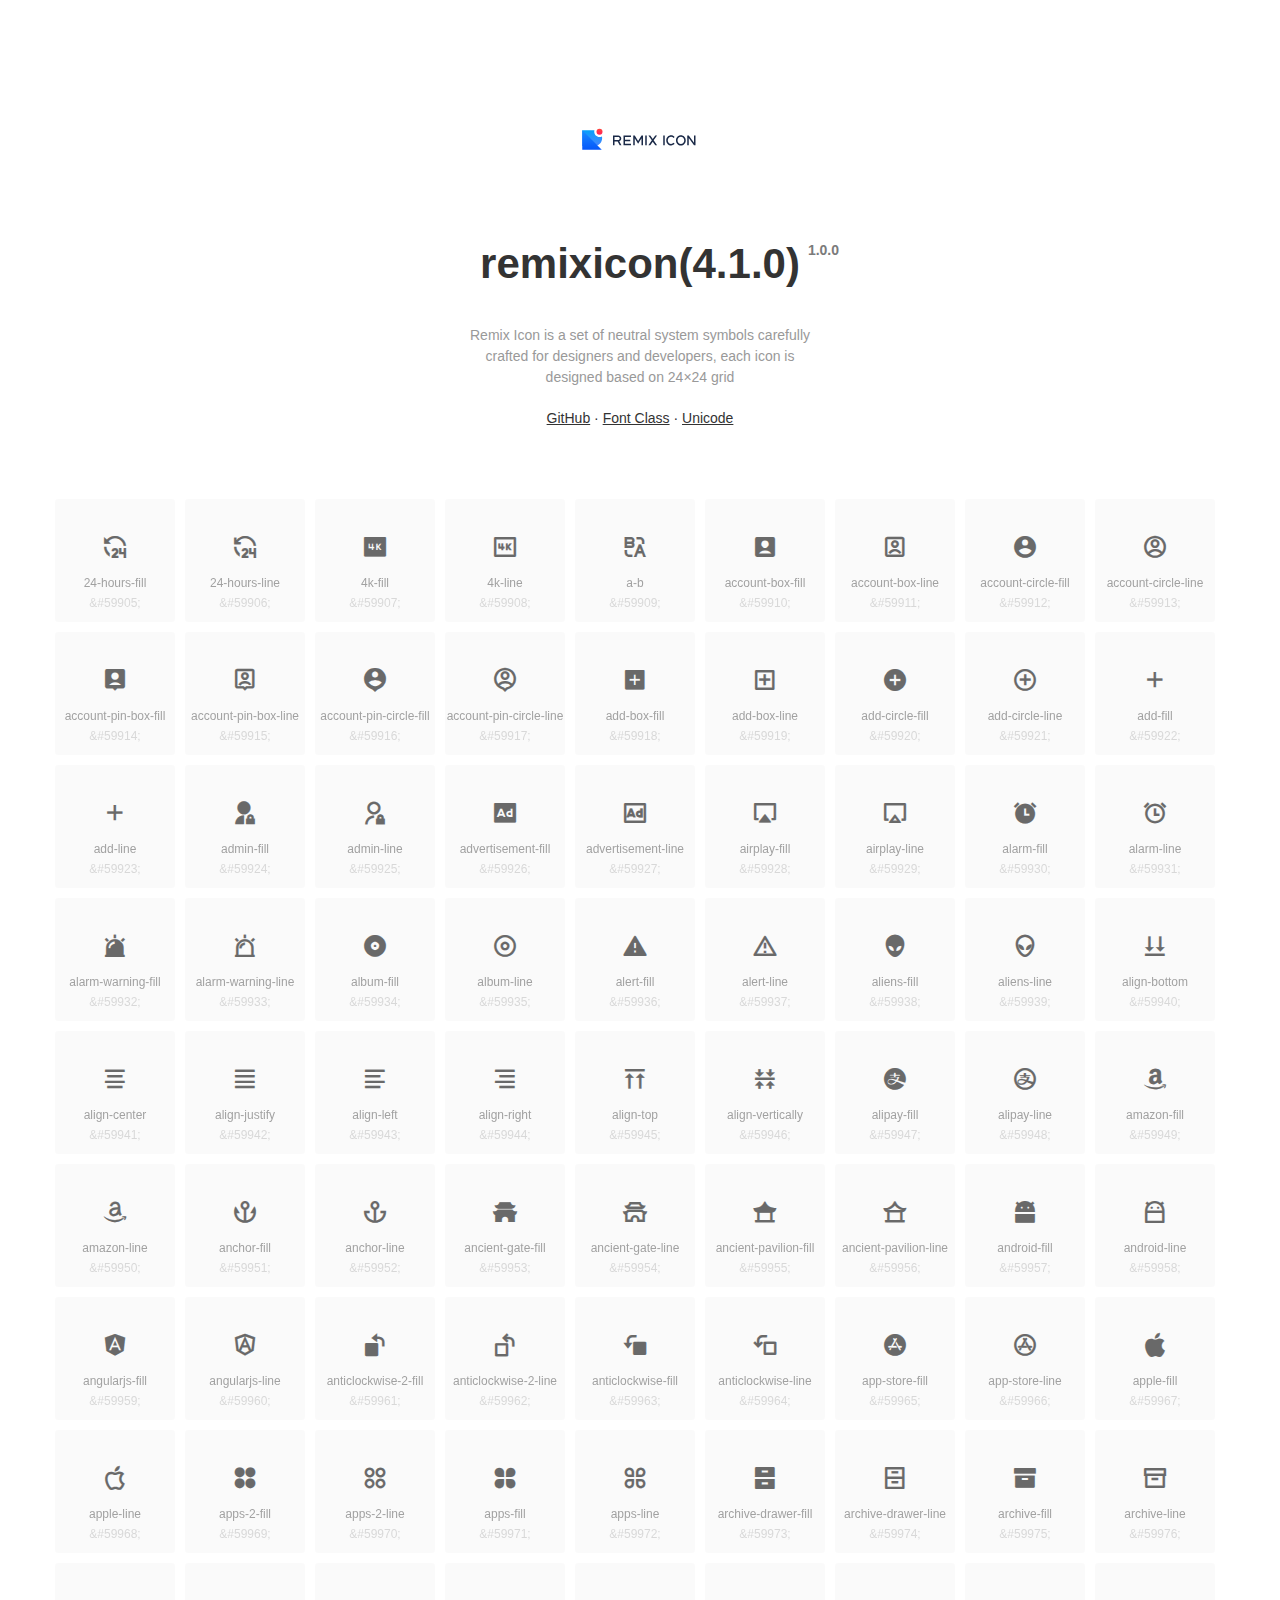
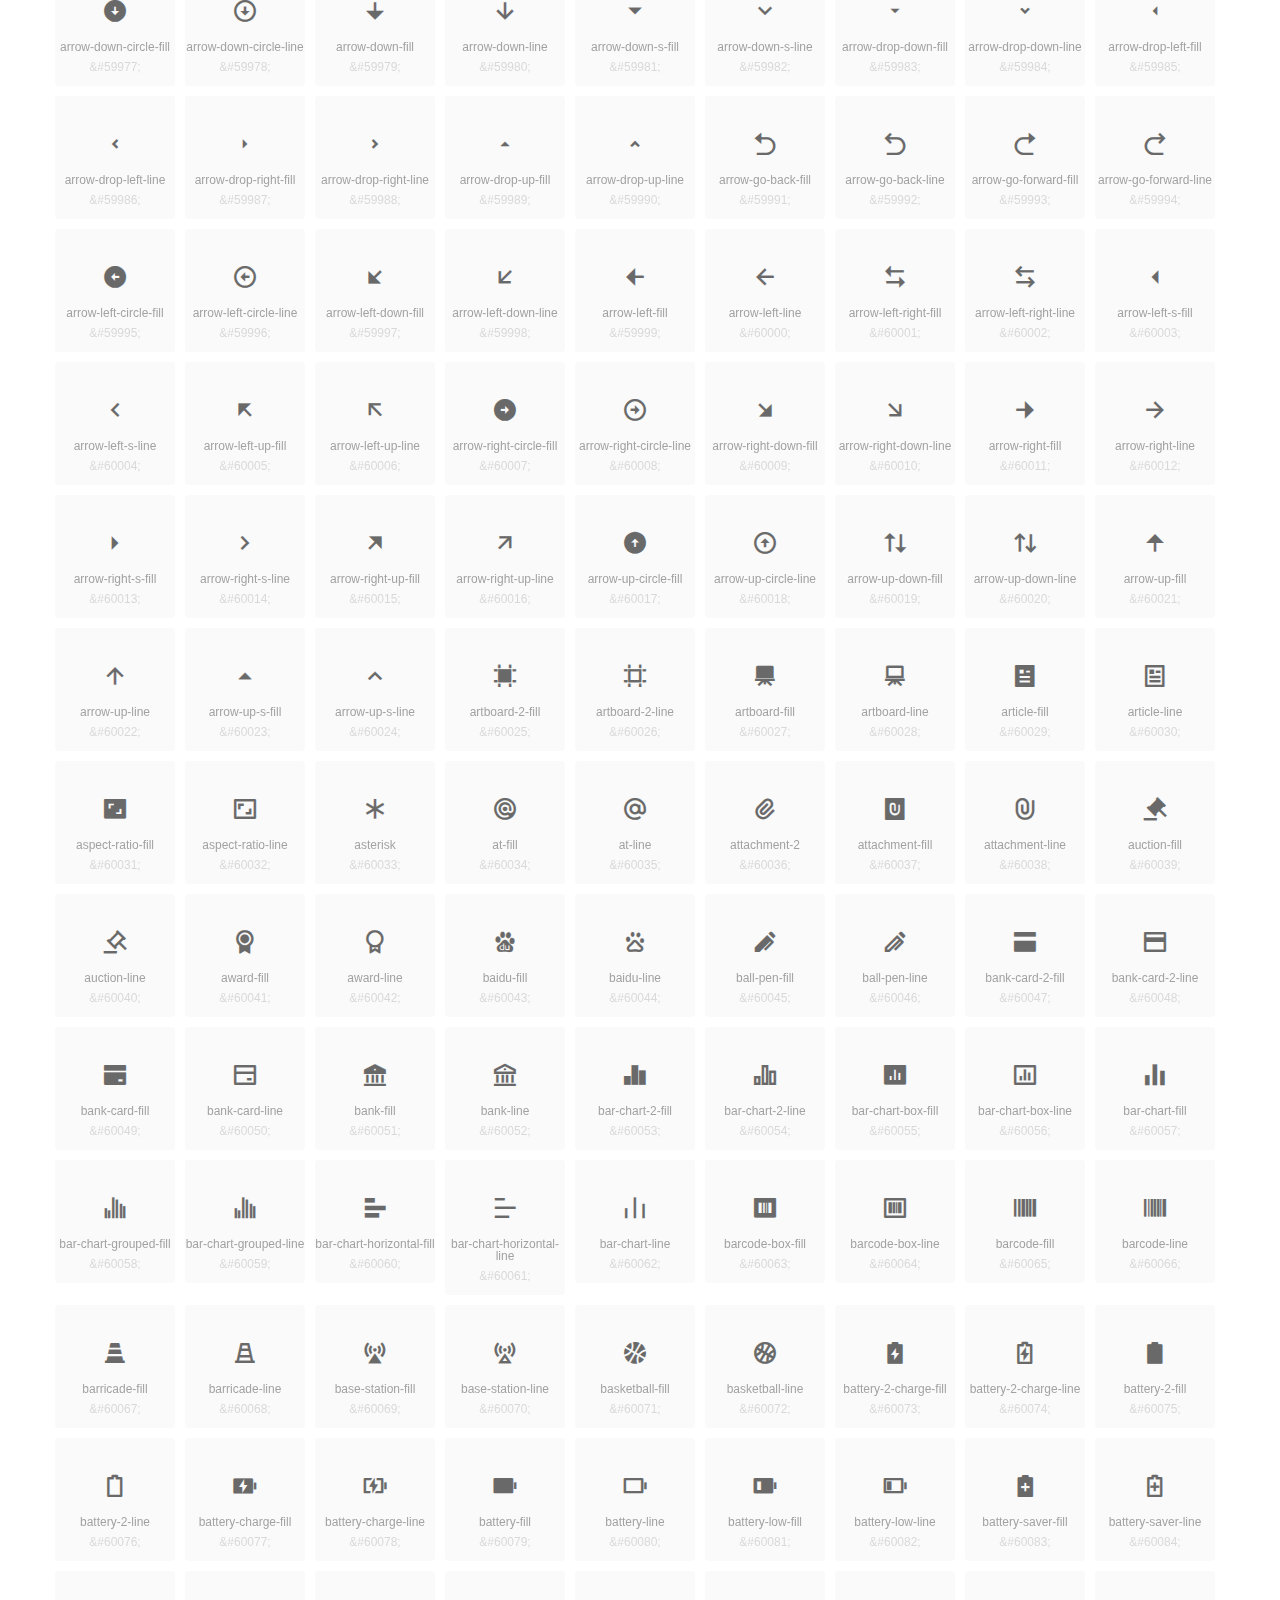
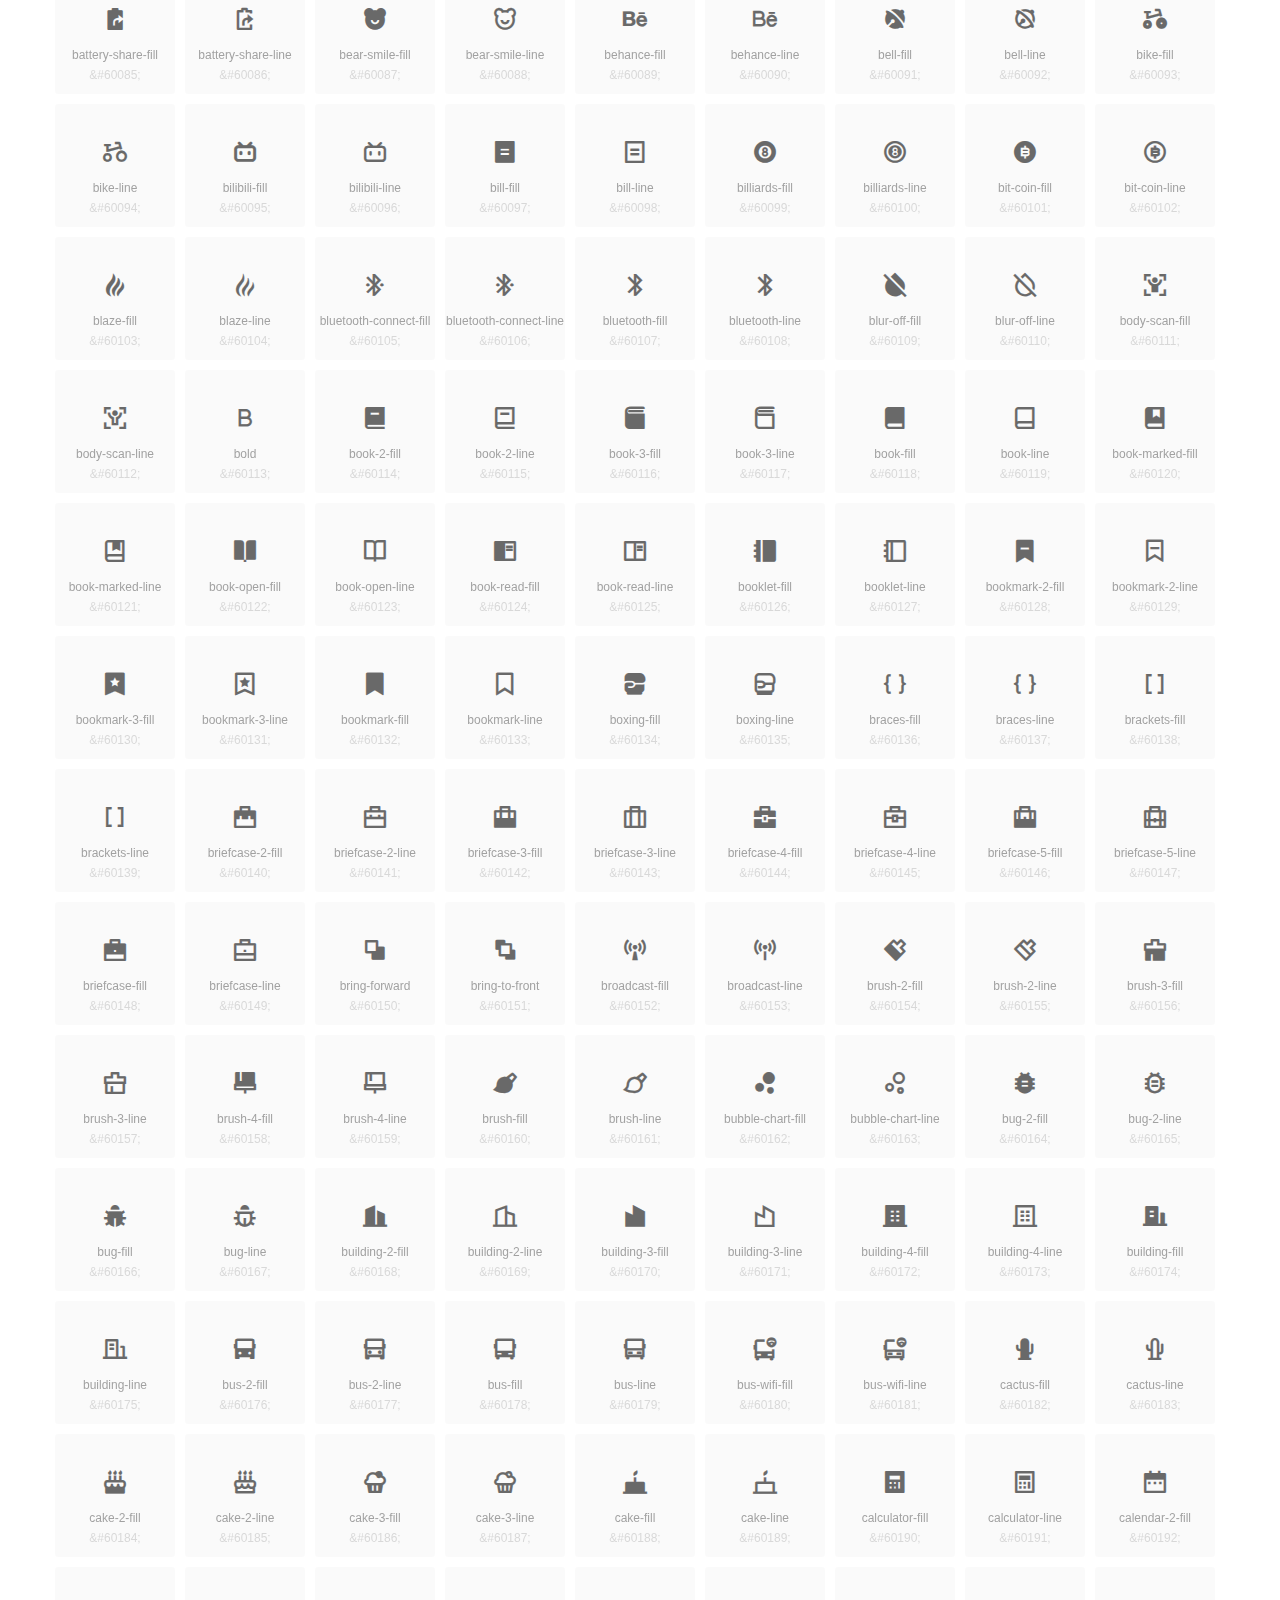
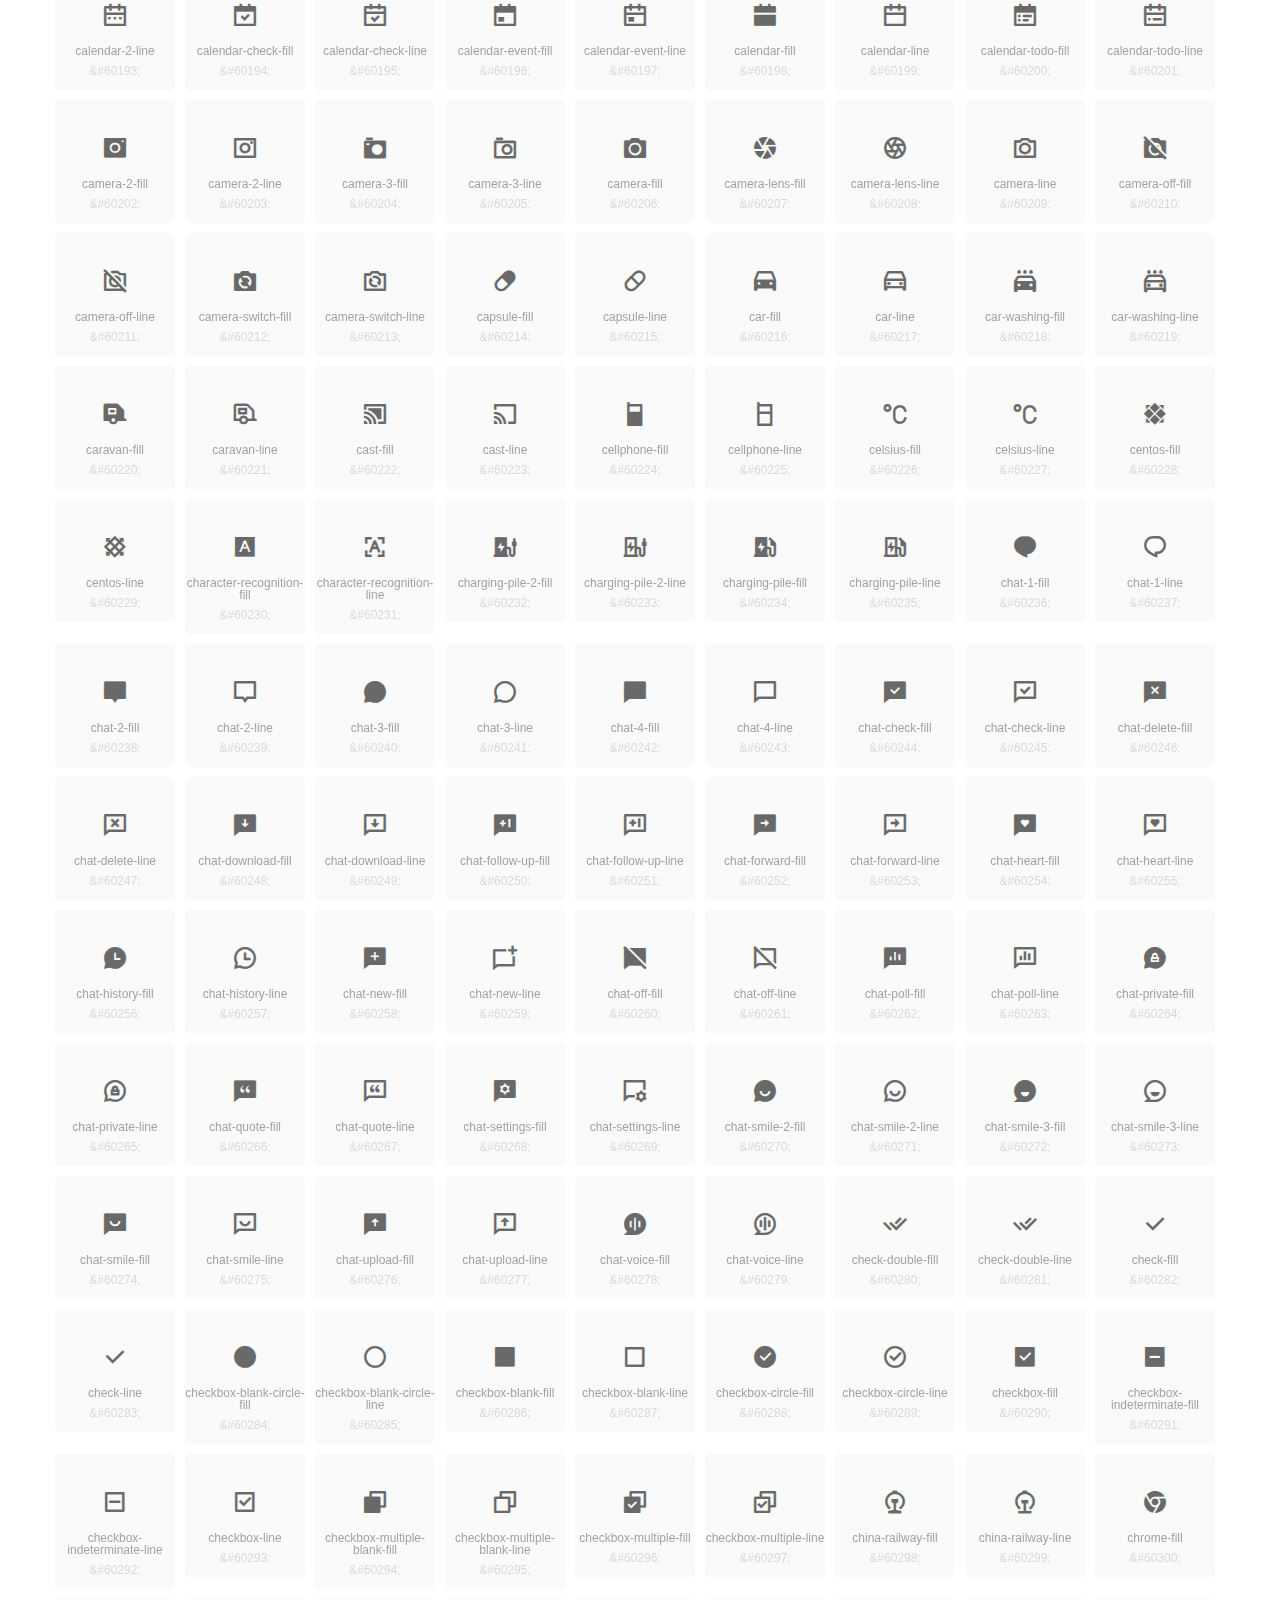
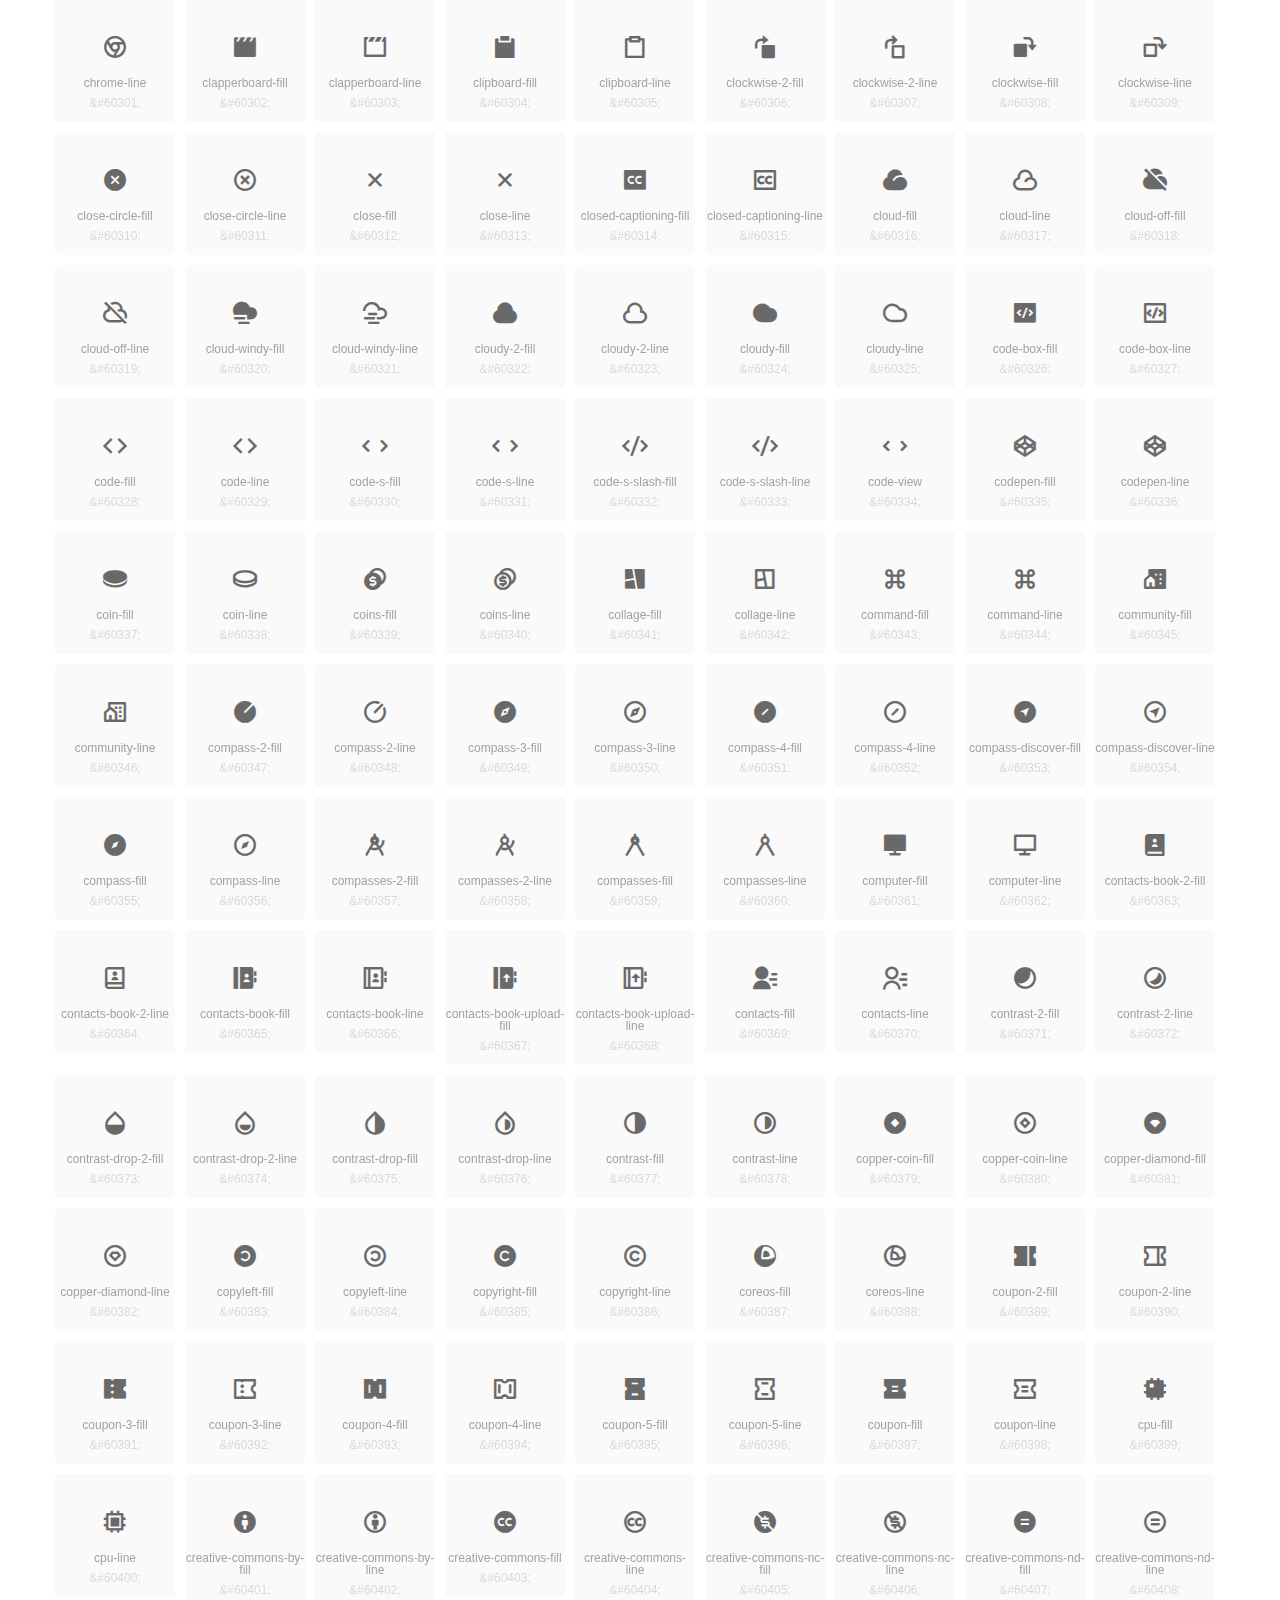
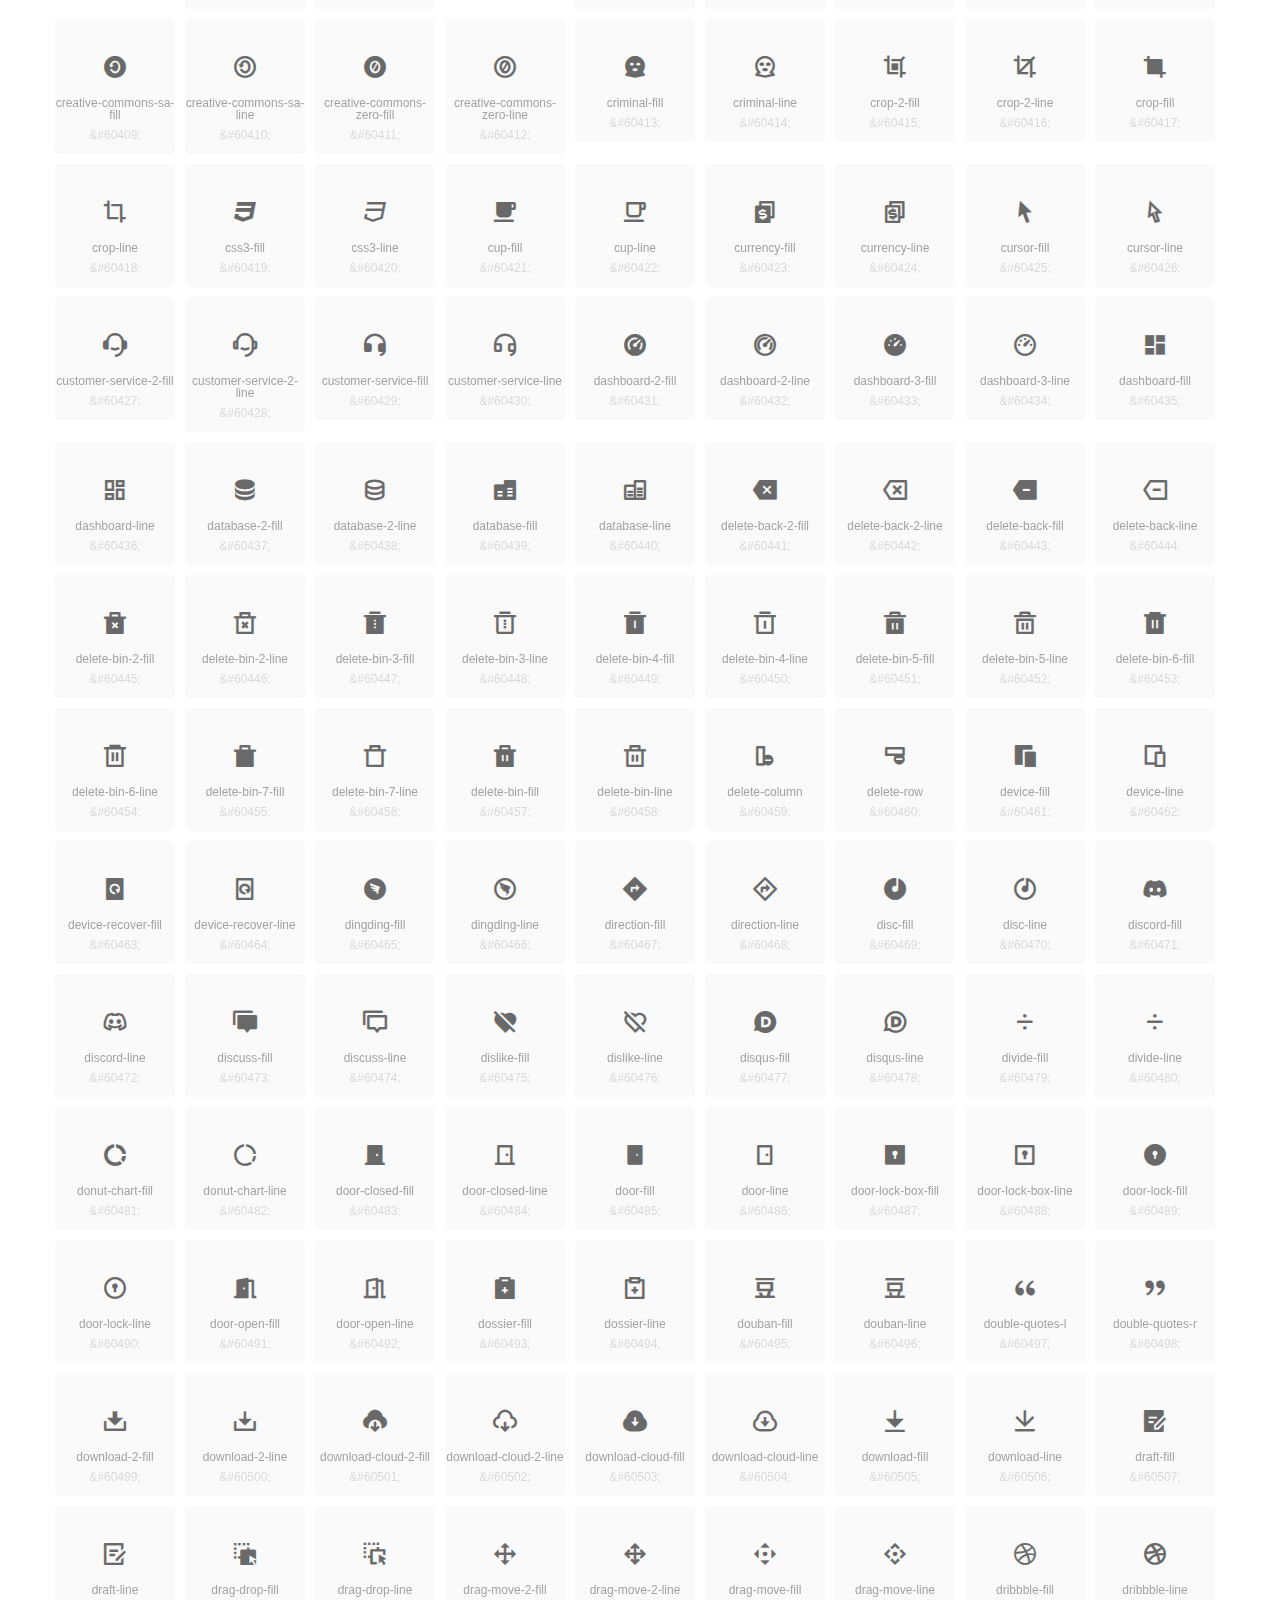
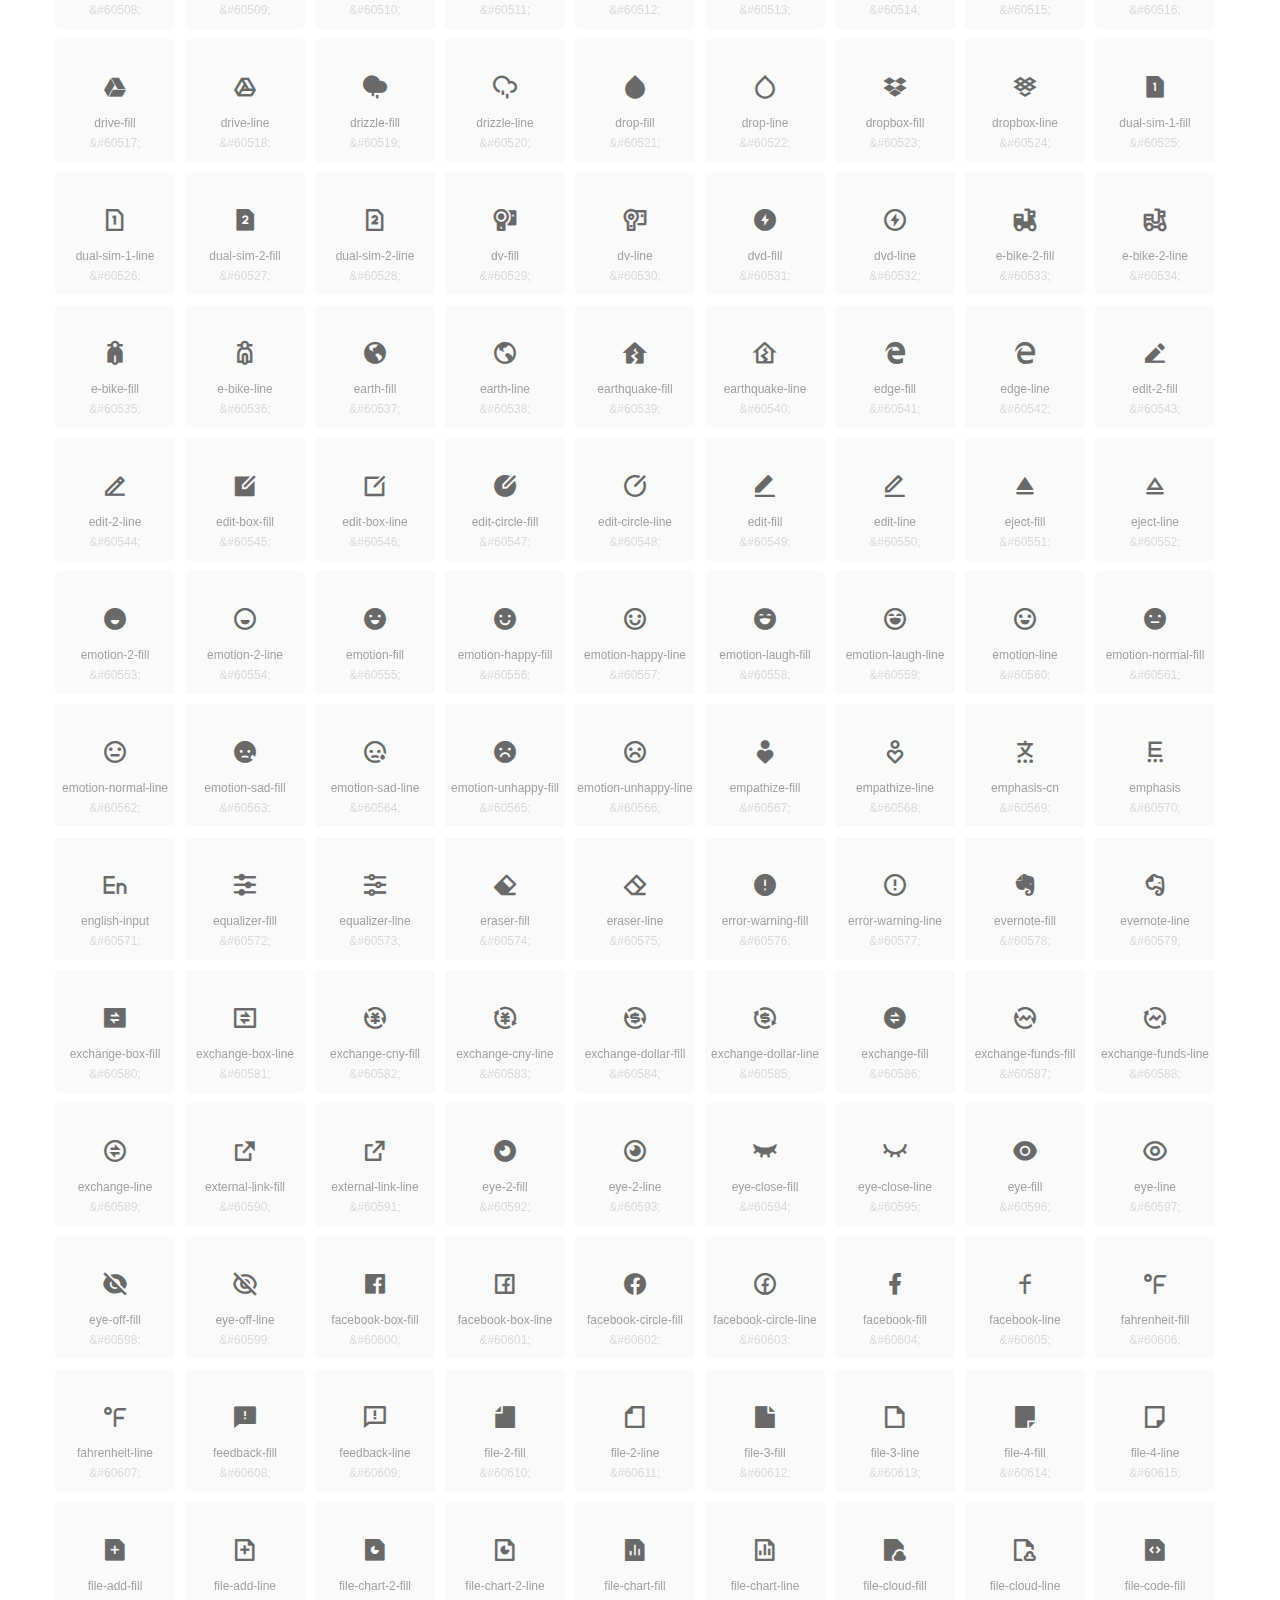
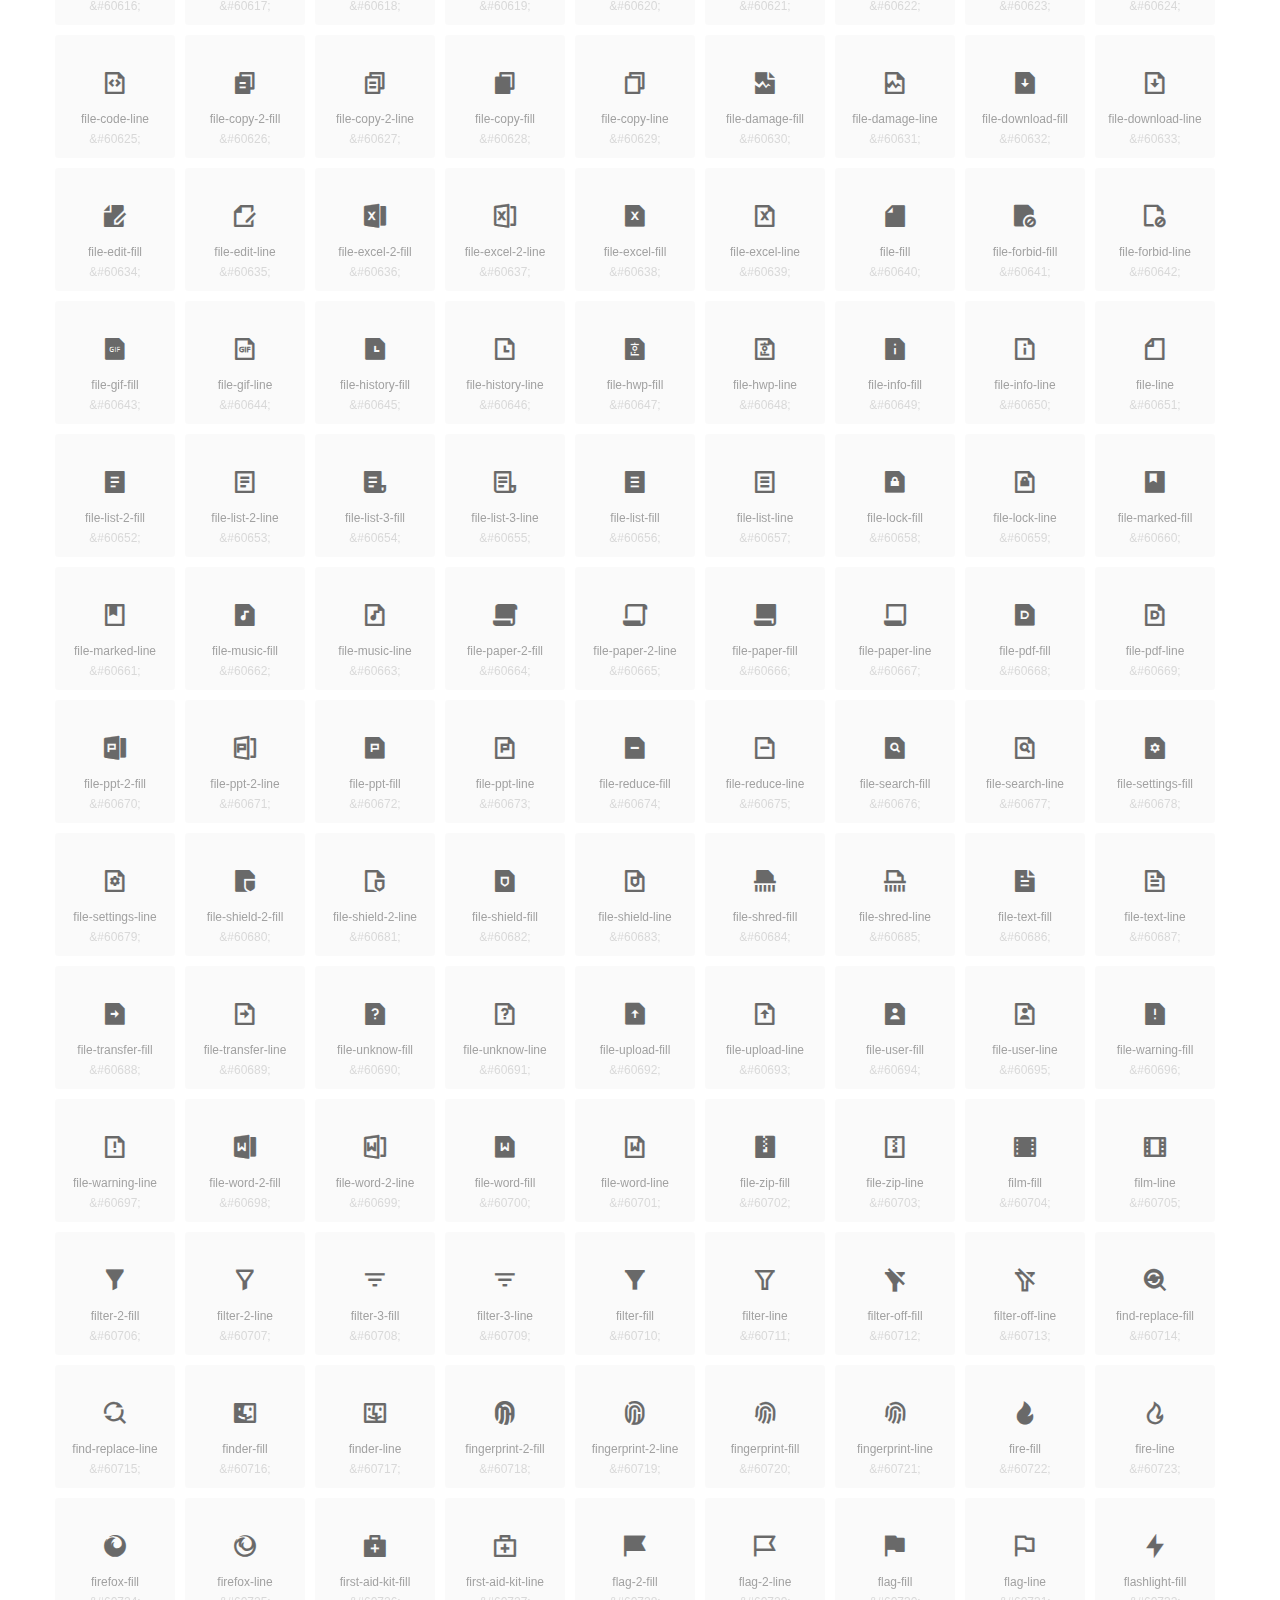
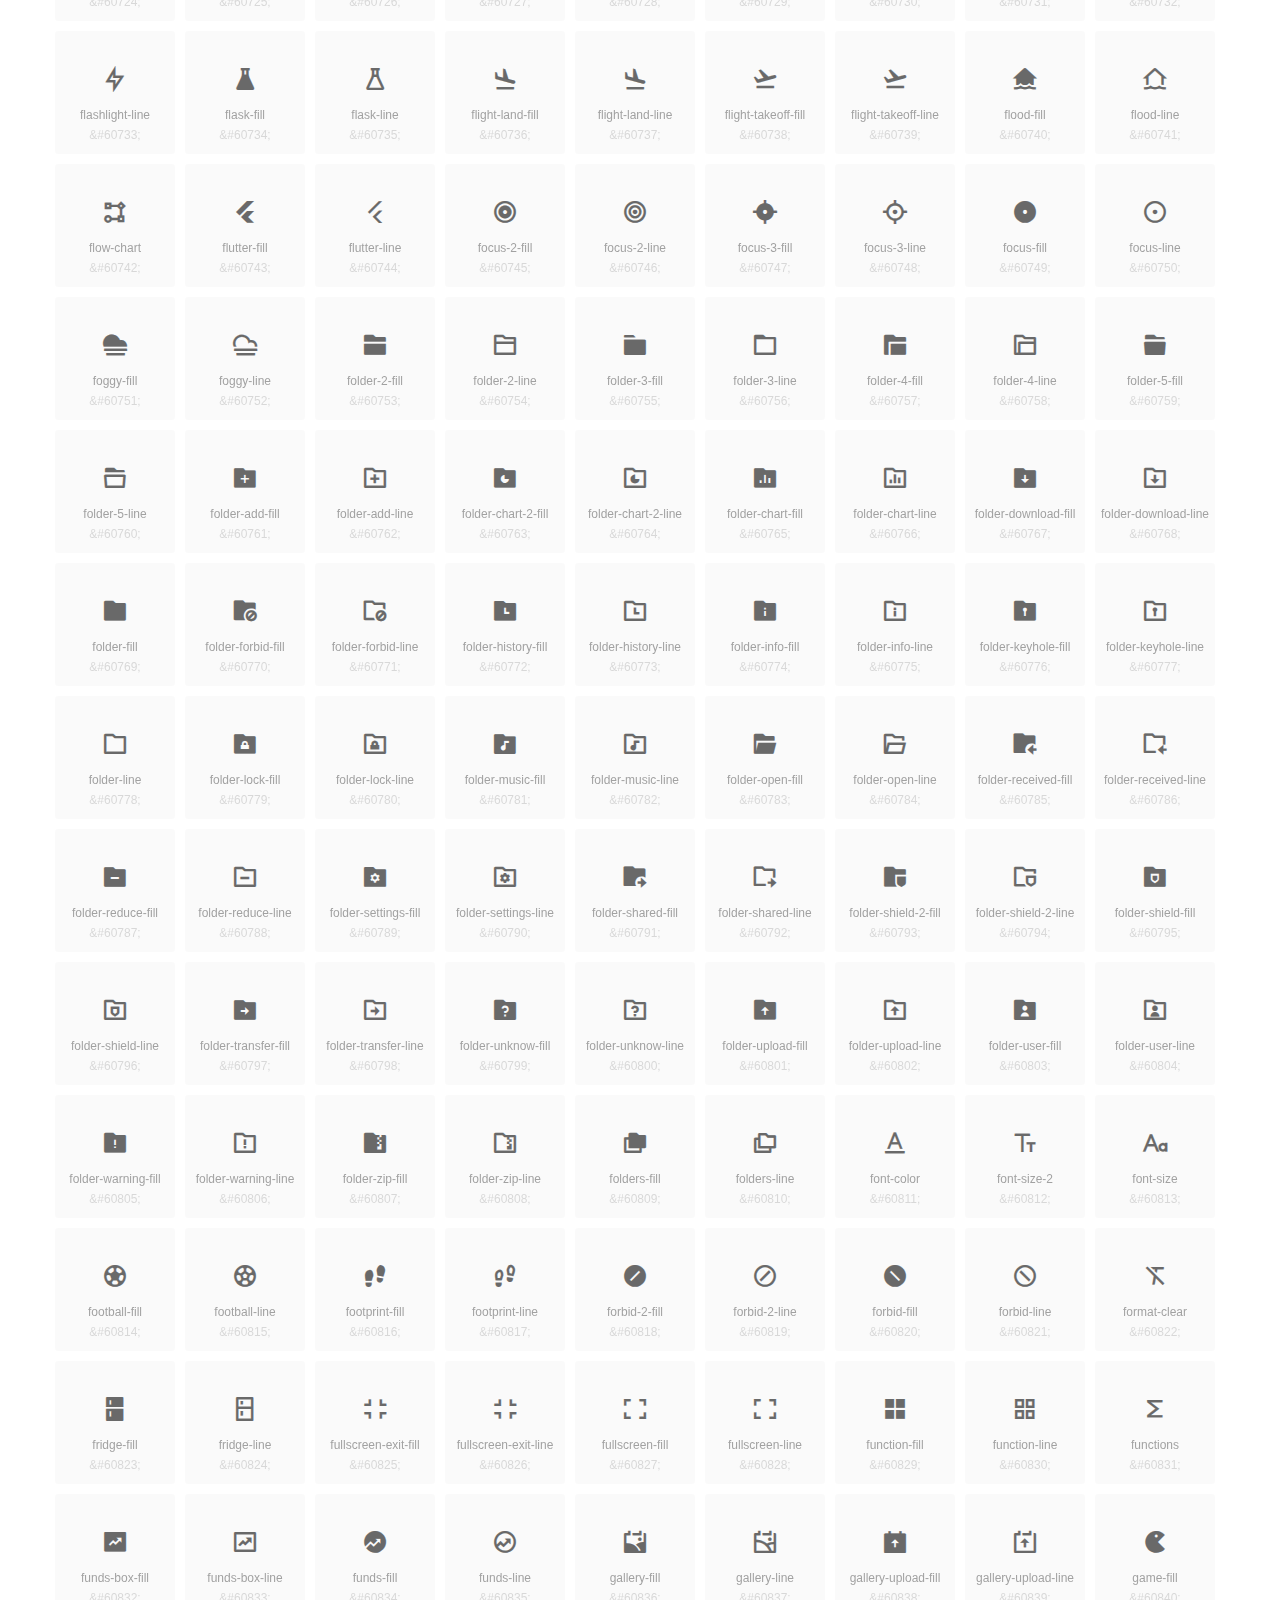
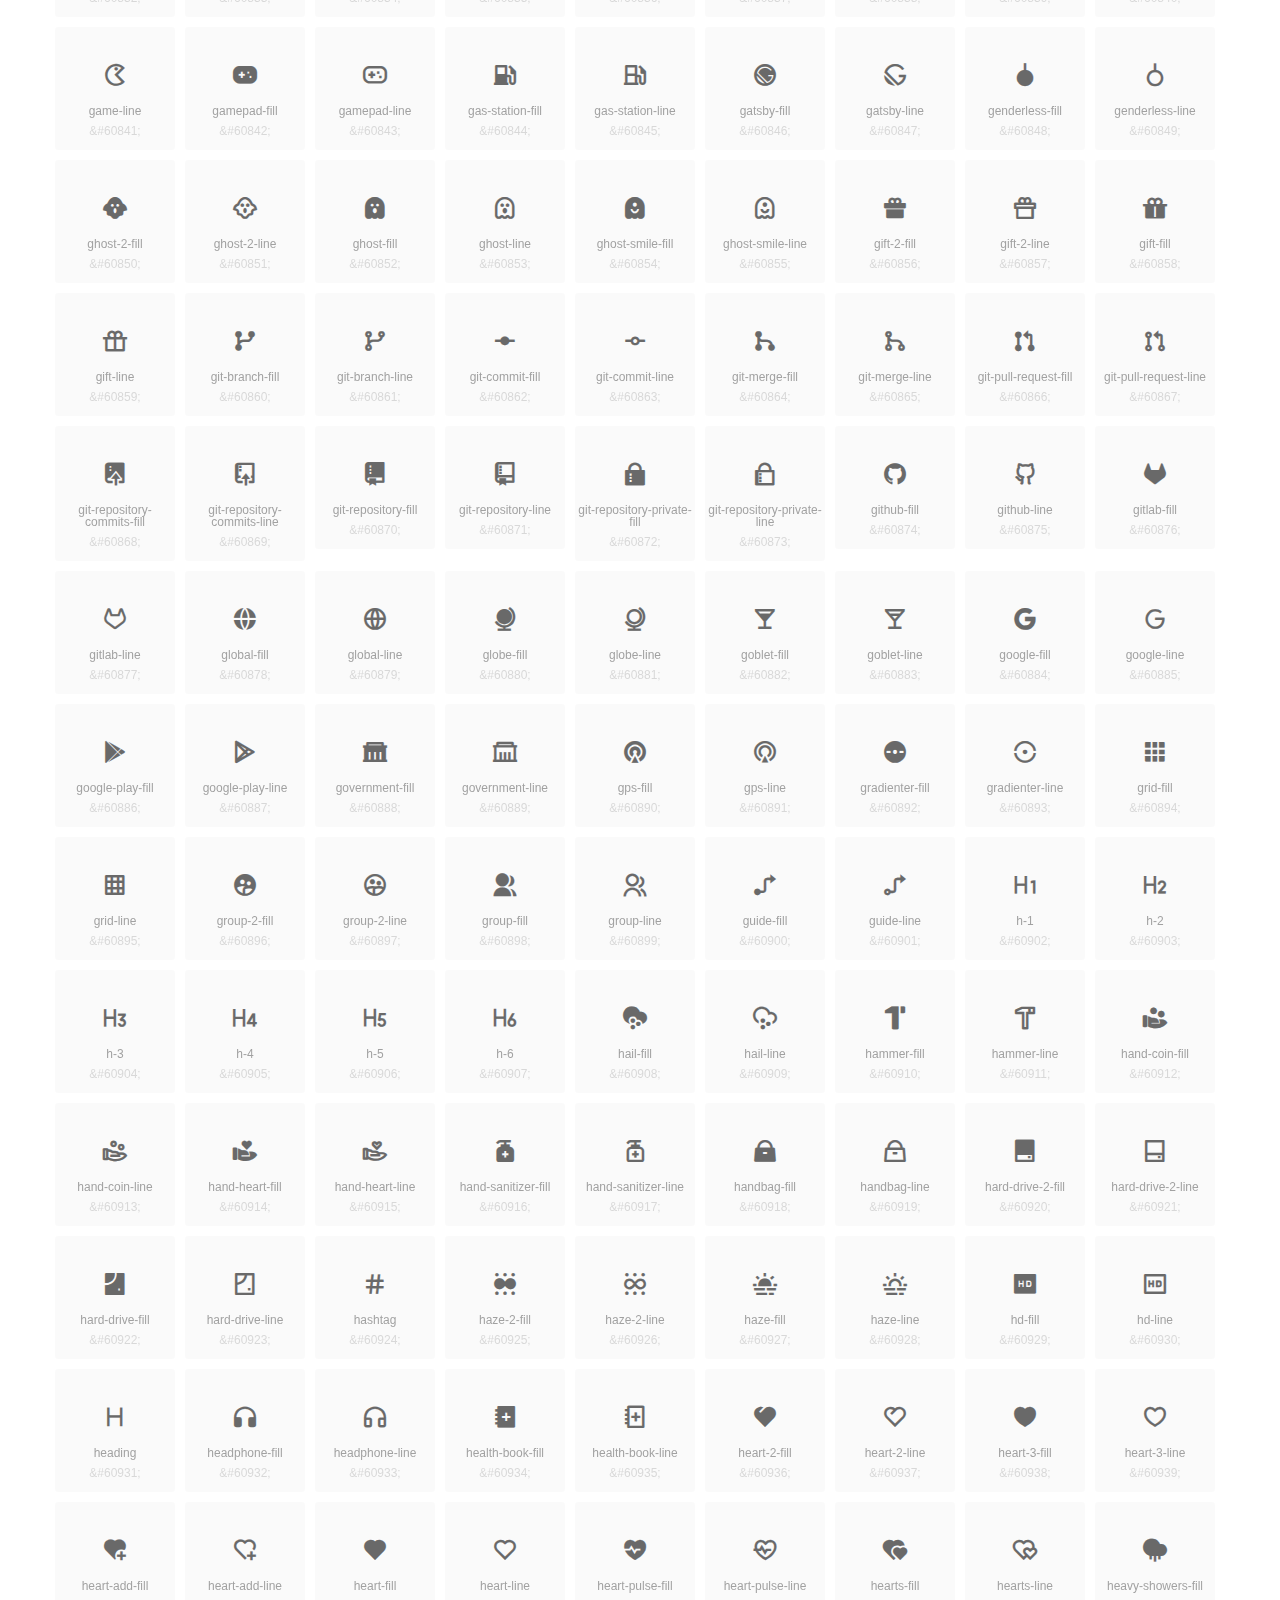
<file: ass-3/asset/fonts/unicode.html>
<!DOCTYPE html>
<html lang="en">
<head>
  <meta charset="UTF-8">
  <title>remixicon(4.1.0)</title>
  <meta name="viewport" content="width=device-width,minimum-scale=1.0,maximum-scale=1.0,user-scalable=no">
   
  <meta name="description" content="Remix Icon is a set of neutral system symbols carefully crafted for designers and developers, each icon is designed based on 24×24 grid">
   
  <meta name="keywords" content="remixicon,TTF,EOT,WOFF,WOFF2,SVG">
  
  
  
  <style>
    *{margin: 0;padding: 0;list-style: none;}
    body { color: #696969; font: 12px/1.5 tahoma, arial, \5b8b\4f53, sans-serif; }
    a { color: #333; text-decoration: underline; }
    a:hover { color: rgb(9, 73, 209); }
    .header { color: #333; text-align: center; padding: 80px 0 60px 0; min-height: 153px; font-size: 14px; }
    .header .logo svg { height: 120px; width: 120px; }
    .header h1 { font-size: 42px; padding: 26px 0 10px 0; }
    .header sup {font-size: 14px; margin: 8px 0 0 8px; position: absolute; color: #7b7b7b; }
    .info {
      color: #999;
      font-weight: normal;
      max-width: 346px;
      margin: 0 auto;
      padding: 20px 0;
      font-size: 14px;
    }

    .icons { max-width: 1190px; margin: 0 auto; }
    .icons ul { text-align: center; }
    .icons ul li {
      vertical-align: top;
      width: 120px;
      display: inline-block;
      text-align: center;
      background-color: rgba(0,0,0,.02);
      border-radius: 3px;
      padding: 29px 0 10px 0;
      margin-right: 10px;
      margin-top: 10px;
      transition: all 0.6s ease;
    }
    .icons ul li:hover { background-color: rgba(0,0,0,.06); }
    .icons ul li:hover span { color: #3c75e4; opacity: 1; }
    .icons ul li .unicode { color: #8c8c8c; opacity: 0.3; }
    .icons ul li h4 {
      font-weight: normal;
      padding: 10px 0 5px 0;
      display: block;
      color: #8c8c8c;
      font-size: 14px;
      line-height: 12px;
      opacity: 0.8;
    }
    .icons ul li:hover h4 { opacity: 1; }
    .icons ul li svg { width: 24px; height: 24px; }
    .icons ul li:hover { color: #3c75e4; }
    .footer { text-align: center; padding: 10px 0 90px 0; }
    .footer a { text-align: center; padding: 10px 0 90px 0; color: #696969;}
    .footer a:hover { color: #0949d1; }
    .links { text-align: center; padding: 50px 0 0 0; font-size: 14px; }
    
    
    .icons ul .unicode-icon span { display: block; }
    .icons ul .unicode-icon h4 { font-size: 12px; }
    @font-face {
      font-family: "remixicon";
      src: url("remixicon.eot");
      /* IE9*/
      src: url("remixicon.eot#iefix") format("embedded-opentype"),
      /* IE6-IE8 */
      url("remixicon.woff2?1705244689829") format("woff2"),
      url("remixicon.woff?1705244689829") format("woff"),
      /* chrome, firefox */
      url("remixicon.ttf?1705244689829") format("truetype"),
      /* chrome, firefox, opera, Safari, Android, iOS 4.2+*/
      url("remixicon.svg#remixicon?1705244689829") format("svg");
      /* iOS 4.1- */
    }
    .iconfont {
      font-family: "remixicon" !important;
      font-size: 26px;
      font-style: normal;
      -webkit-font-smoothing: antialiased;
      -webkit-text-stroke-width: 0.2px;
      -moz-osx-font-smoothing: grayscale;
    }
    
    
  </style>
  
</head>

<body>
  
  <div class="header">
    
    <div class="logo">
      <a href="./"><svg width="160" height="32" viewBox="0 0 160 32" fill="none" xmlns="http://www.w3.org/2000/svg">
<path d="M121.5 9.80005C123.33 9.80005 124.984 10.5797 126.165 11.8344L124.75 13.2496C123.929 12.3549 122.773 11.8 121.5 11.8C119.029 11.8 117 13.891 117 16.5C117 19.1091 119.029 21.2 121.5 21.2C122.773 21.2 123.929 20.6452 124.75 19.7505L126.165 21.1657C124.984 22.4204 123.33 23.2 121.5 23.2C117.91 23.2 115 20.2004 115 16.5C115 12.7997 117.91 9.80005 121.5 9.80005Z" fill="#1A2947"/>
<path d="M113 10V23H111V10H113Z" fill="#1A2947"/>
<path d="M154 23V9.99988H152L152 19.6019L144.997 9.99988L143 10.0039V23H145L145 13.3969L152 23H154Z" fill="#1A2947"/>
<path d="M68 10V12H60V15.5H67V17.5H60V21H68V23H58V10H68Z" fill="#1A2947"/>
<path d="M82 10L77.4999 17.201L73 10H71V23H73V13.775L77.4999 20.975L82 13.773V23H84V10H82Z" fill="#1A2947"/>
<path d="M89 10V23H87V10H89Z" fill="#1A2947"/>
<path d="M96.9999 14.7565L93.6689 9.99951H91.2279L95.7789 16.4995L91.2289 22.9995H93.6689L96.9999 18.2435L100.33 22.9995H102.772L98.2209 16.4995L102.773 9.99951H100.33L96.9999 14.7565Z" fill="#1A2947"/>
<path fill-rule="evenodd" clip-rule="evenodd" d="M141 16.5C141 12.7997 138.09 9.80005 134.5 9.80005C130.91 9.80005 128 12.7997 128 16.5C128 20.2004 130.91 23.2 134.5 23.2C138.09 23.2 141 20.2004 141 16.5ZM130 16.5C130 13.891 132.029 11.8 134.5 11.8C136.971 11.8 139 13.891 139 16.5C139 19.1091 136.971 21.2 134.5 21.2C132.029 21.2 130 19.1091 130 16.5Z" fill="#1A2947"/>
<path fill-rule="evenodd" clip-rule="evenodd" d="M51 10C53.2091 10 55 11.7909 55 14C55 15.7175 53.9176 17.1821 52.3977 17.749L55.1901 22.999H52.9251L50.267 18H46V23H44V10H51ZM46 11.999V15.999L51 16C52.1046 16 53 15.1046 53 14C53 12.8955 52.1 12 51 12L46 11.999Z" fill="#1A2947"/>
<path fill-rule="evenodd" clip-rule="evenodd" d="M19.2887 3.00389C19.1928 3.0013 19.0965 3 19 3H3V24H19C24.799 24 29.5 19.299 29.5 13.5C29.5 12.7108 29.4129 11.942 29.2479 11.2025C28.2772 11.7119 27.1722 12 26 12C22.134 12 19 8.86599 19 5C19 4.30645 19.1009 3.63646 19.2887 3.00389Z" fill="url(#paint0_linear_960_1054)"/>
<g filter="url(#filter0_b_960_1054)">
<path fill-rule="evenodd" clip-rule="evenodd" d="M3 3L29 29H3V3Z" fill="url(#paint1_linear_960_1054)"/>
</g>
<circle cx="26" cy="5" r="4" fill="url(#paint2_linear_960_1054)"/>
<defs>
<filter id="filter0_b_960_1054" x="-2.43656" y="-2.43656" width="36.8731" height="36.8731" filterUnits="userSpaceOnUse" color-interpolation-filters="sRGB">
<feFlood flood-opacity="0" result="BackgroundImageFix"/>
<feGaussianBlur in="BackgroundImage" stdDeviation="2.71828"/>
<feComposite in2="SourceAlpha" operator="in" result="effect1_backgroundBlur_960_1054"/>
<feBlend mode="normal" in="SourceGraphic" in2="effect1_backgroundBlur_960_1054" result="shape"/>
</filter>
<linearGradient id="paint0_linear_960_1054" x1="3" y1="3" x2="3" y2="24" gradientUnits="userSpaceOnUse">
<stop stop-color="#05A0FA"/>
<stop offset="1" stop-color="#4785FF"/>
</linearGradient>
<linearGradient id="paint1_linear_960_1054" x1="3" y1="3" x2="3" y2="29" gradientUnits="userSpaceOnUse">
<stop stop-color="#1A8CFF"/>
<stop offset="1" stop-color="#0557FA"/>
</linearGradient>
<linearGradient id="paint2_linear_960_1054" x1="22" y1="1" x2="22" y2="9" gradientUnits="userSpaceOnUse">
<stop stop-color="#FF463A"/>
<stop offset="1" stop-color="#FF1F5A"/>
</linearGradient>
</defs>
</svg>
</a>
    </div>
    
    <h1>remixicon(4.1.0)<sup>1.0.0</sup></h1>
    <div class="info">
      Remix Icon is a set of neutral system symbols carefully crafted for designers and developers, each icon is designed based on 24×24 grid
    </div>
    <p>
      
      <a href="https://github.com/Remix-Design/remixicon.git">GitHub</a> · 
      
      <a href="index.html">Font Class</a> · 
      
      <a href="unicode.html">Unicode</a>
      
    </p>
  </div>
  <div class="icons">
    <ul>
      <li class="unicode-icon"><span class="iconfont"></span><h4>24-hours-fill</h4><span class="unicode">&amp;#59905;</span></li><li class="unicode-icon"><span class="iconfont"></span><h4>24-hours-line</h4><span class="unicode">&amp;#59906;</span></li><li class="unicode-icon"><span class="iconfont"></span><h4>4k-fill</h4><span class="unicode">&amp;#59907;</span></li><li class="unicode-icon"><span class="iconfont"></span><h4>4k-line</h4><span class="unicode">&amp;#59908;</span></li><li class="unicode-icon"><span class="iconfont"></span><h4>a-b</h4><span class="unicode">&amp;#59909;</span></li><li class="unicode-icon"><span class="iconfont"></span><h4>account-box-fill</h4><span class="unicode">&amp;#59910;</span></li><li class="unicode-icon"><span class="iconfont"></span><h4>account-box-line</h4><span class="unicode">&amp;#59911;</span></li><li class="unicode-icon"><span class="iconfont"></span><h4>account-circle-fill</h4><span class="unicode">&amp;#59912;</span></li><li class="unicode-icon"><span class="iconfont"></span><h4>account-circle-line</h4><span class="unicode">&amp;#59913;</span></li><li class="unicode-icon"><span class="iconfont"></span><h4>account-pin-box-fill</h4><span class="unicode">&amp;#59914;</span></li><li class="unicode-icon"><span class="iconfont"></span><h4>account-pin-box-line</h4><span class="unicode">&amp;#59915;</span></li><li class="unicode-icon"><span class="iconfont"></span><h4>account-pin-circle-fill</h4><span class="unicode">&amp;#59916;</span></li><li class="unicode-icon"><span class="iconfont"></span><h4>account-pin-circle-line</h4><span class="unicode">&amp;#59917;</span></li><li class="unicode-icon"><span class="iconfont"></span><h4>add-box-fill</h4><span class="unicode">&amp;#59918;</span></li><li class="unicode-icon"><span class="iconfont"></span><h4>add-box-line</h4><span class="unicode">&amp;#59919;</span></li><li class="unicode-icon"><span class="iconfont"></span><h4>add-circle-fill</h4><span class="unicode">&amp;#59920;</span></li><li class="unicode-icon"><span class="iconfont"></span><h4>add-circle-line</h4><span class="unicode">&amp;#59921;</span></li><li class="unicode-icon"><span class="iconfont"></span><h4>add-fill</h4><span class="unicode">&amp;#59922;</span></li><li class="unicode-icon"><span class="iconfont"></span><h4>add-line</h4><span class="unicode">&amp;#59923;</span></li><li class="unicode-icon"><span class="iconfont"></span><h4>admin-fill</h4><span class="unicode">&amp;#59924;</span></li><li class="unicode-icon"><span class="iconfont"></span><h4>admin-line</h4><span class="unicode">&amp;#59925;</span></li><li class="unicode-icon"><span class="iconfont"></span><h4>advertisement-fill</h4><span class="unicode">&amp;#59926;</span></li><li class="unicode-icon"><span class="iconfont"></span><h4>advertisement-line</h4><span class="unicode">&amp;#59927;</span></li><li class="unicode-icon"><span class="iconfont"></span><h4>airplay-fill</h4><span class="unicode">&amp;#59928;</span></li><li class="unicode-icon"><span class="iconfont"></span><h4>airplay-line</h4><span class="unicode">&amp;#59929;</span></li><li class="unicode-icon"><span class="iconfont"></span><h4>alarm-fill</h4><span class="unicode">&amp;#59930;</span></li><li class="unicode-icon"><span class="iconfont"></span><h4>alarm-line</h4><span class="unicode">&amp;#59931;</span></li><li class="unicode-icon"><span class="iconfont"></span><h4>alarm-warning-fill</h4><span class="unicode">&amp;#59932;</span></li><li class="unicode-icon"><span class="iconfont"></span><h4>alarm-warning-line</h4><span class="unicode">&amp;#59933;</span></li><li class="unicode-icon"><span class="iconfont"></span><h4>album-fill</h4><span class="unicode">&amp;#59934;</span></li><li class="unicode-icon"><span class="iconfont"></span><h4>album-line</h4><span class="unicode">&amp;#59935;</span></li><li class="unicode-icon"><span class="iconfont"></span><h4>alert-fill</h4><span class="unicode">&amp;#59936;</span></li><li class="unicode-icon"><span class="iconfont"></span><h4>alert-line</h4><span class="unicode">&amp;#59937;</span></li><li class="unicode-icon"><span class="iconfont"></span><h4>aliens-fill</h4><span class="unicode">&amp;#59938;</span></li><li class="unicode-icon"><span class="iconfont"></span><h4>aliens-line</h4><span class="unicode">&amp;#59939;</span></li><li class="unicode-icon"><span class="iconfont"></span><h4>align-bottom</h4><span class="unicode">&amp;#59940;</span></li><li class="unicode-icon"><span class="iconfont"></span><h4>align-center</h4><span class="unicode">&amp;#59941;</span></li><li class="unicode-icon"><span class="iconfont"></span><h4>align-justify</h4><span class="unicode">&amp;#59942;</span></li><li class="unicode-icon"><span class="iconfont"></span><h4>align-left</h4><span class="unicode">&amp;#59943;</span></li><li class="unicode-icon"><span class="iconfont"></span><h4>align-right</h4><span class="unicode">&amp;#59944;</span></li><li class="unicode-icon"><span class="iconfont"></span><h4>align-top</h4><span class="unicode">&amp;#59945;</span></li><li class="unicode-icon"><span class="iconfont"></span><h4>align-vertically</h4><span class="unicode">&amp;#59946;</span></li><li class="unicode-icon"><span class="iconfont"></span><h4>alipay-fill</h4><span class="unicode">&amp;#59947;</span></li><li class="unicode-icon"><span class="iconfont"></span><h4>alipay-line</h4><span class="unicode">&amp;#59948;</span></li><li class="unicode-icon"><span class="iconfont"></span><h4>amazon-fill</h4><span class="unicode">&amp;#59949;</span></li><li class="unicode-icon"><span class="iconfont"></span><h4>amazon-line</h4><span class="unicode">&amp;#59950;</span></li><li class="unicode-icon"><span class="iconfont"></span><h4>anchor-fill</h4><span class="unicode">&amp;#59951;</span></li><li class="unicode-icon"><span class="iconfont"></span><h4>anchor-line</h4><span class="unicode">&amp;#59952;</span></li><li class="unicode-icon"><span class="iconfont"></span><h4>ancient-gate-fill</h4><span class="unicode">&amp;#59953;</span></li><li class="unicode-icon"><span class="iconfont"></span><h4>ancient-gate-line</h4><span class="unicode">&amp;#59954;</span></li><li class="unicode-icon"><span class="iconfont"></span><h4>ancient-pavilion-fill</h4><span class="unicode">&amp;#59955;</span></li><li class="unicode-icon"><span class="iconfont"></span><h4>ancient-pavilion-line</h4><span class="unicode">&amp;#59956;</span></li><li class="unicode-icon"><span class="iconfont"></span><h4>android-fill</h4><span class="unicode">&amp;#59957;</span></li><li class="unicode-icon"><span class="iconfont"></span><h4>android-line</h4><span class="unicode">&amp;#59958;</span></li><li class="unicode-icon"><span class="iconfont"></span><h4>angularjs-fill</h4><span class="unicode">&amp;#59959;</span></li><li class="unicode-icon"><span class="iconfont"></span><h4>angularjs-line</h4><span class="unicode">&amp;#59960;</span></li><li class="unicode-icon"><span class="iconfont"></span><h4>anticlockwise-2-fill</h4><span class="unicode">&amp;#59961;</span></li><li class="unicode-icon"><span class="iconfont"></span><h4>anticlockwise-2-line</h4><span class="unicode">&amp;#59962;</span></li><li class="unicode-icon"><span class="iconfont"></span><h4>anticlockwise-fill</h4><span class="unicode">&amp;#59963;</span></li><li class="unicode-icon"><span class="iconfont"></span><h4>anticlockwise-line</h4><span class="unicode">&amp;#59964;</span></li><li class="unicode-icon"><span class="iconfont"></span><h4>app-store-fill</h4><span class="unicode">&amp;#59965;</span></li><li class="unicode-icon"><span class="iconfont"></span><h4>app-store-line</h4><span class="unicode">&amp;#59966;</span></li><li class="unicode-icon"><span class="iconfont"></span><h4>apple-fill</h4><span class="unicode">&amp;#59967;</span></li><li class="unicode-icon"><span class="iconfont"></span><h4>apple-line</h4><span class="unicode">&amp;#59968;</span></li><li class="unicode-icon"><span class="iconfont"></span><h4>apps-2-fill</h4><span class="unicode">&amp;#59969;</span></li><li class="unicode-icon"><span class="iconfont"></span><h4>apps-2-line</h4><span class="unicode">&amp;#59970;</span></li><li class="unicode-icon"><span class="iconfont"></span><h4>apps-fill</h4><span class="unicode">&amp;#59971;</span></li><li class="unicode-icon"><span class="iconfont"></span><h4>apps-line</h4><span class="unicode">&amp;#59972;</span></li><li class="unicode-icon"><span class="iconfont"></span><h4>archive-drawer-fill</h4><span class="unicode">&amp;#59973;</span></li><li class="unicode-icon"><span class="iconfont"></span><h4>archive-drawer-line</h4><span class="unicode">&amp;#59974;</span></li><li class="unicode-icon"><span class="iconfont"></span><h4>archive-fill</h4><span class="unicode">&amp;#59975;</span></li><li class="unicode-icon"><span class="iconfont"></span><h4>archive-line</h4><span class="unicode">&amp;#59976;</span></li><li class="unicode-icon"><span class="iconfont"></span><h4>arrow-down-circle-fill</h4><span class="unicode">&amp;#59977;</span></li><li class="unicode-icon"><span class="iconfont"></span><h4>arrow-down-circle-line</h4><span class="unicode">&amp;#59978;</span></li><li class="unicode-icon"><span class="iconfont"></span><h4>arrow-down-fill</h4><span class="unicode">&amp;#59979;</span></li><li class="unicode-icon"><span class="iconfont"></span><h4>arrow-down-line</h4><span class="unicode">&amp;#59980;</span></li><li class="unicode-icon"><span class="iconfont"></span><h4>arrow-down-s-fill</h4><span class="unicode">&amp;#59981;</span></li><li class="unicode-icon"><span class="iconfont"></span><h4>arrow-down-s-line</h4><span class="unicode">&amp;#59982;</span></li><li class="unicode-icon"><span class="iconfont"></span><h4>arrow-drop-down-fill</h4><span class="unicode">&amp;#59983;</span></li><li class="unicode-icon"><span class="iconfont"></span><h4>arrow-drop-down-line</h4><span class="unicode">&amp;#59984;</span></li><li class="unicode-icon"><span class="iconfont"></span><h4>arrow-drop-left-fill</h4><span class="unicode">&amp;#59985;</span></li><li class="unicode-icon"><span class="iconfont"></span><h4>arrow-drop-left-line</h4><span class="unicode">&amp;#59986;</span></li><li class="unicode-icon"><span class="iconfont"></span><h4>arrow-drop-right-fill</h4><span class="unicode">&amp;#59987;</span></li><li class="unicode-icon"><span class="iconfont"></span><h4>arrow-drop-right-line</h4><span class="unicode">&amp;#59988;</span></li><li class="unicode-icon"><span class="iconfont"></span><h4>arrow-drop-up-fill</h4><span class="unicode">&amp;#59989;</span></li><li class="unicode-icon"><span class="iconfont"></span><h4>arrow-drop-up-line</h4><span class="unicode">&amp;#59990;</span></li><li class="unicode-icon"><span class="iconfont"></span><h4>arrow-go-back-fill</h4><span class="unicode">&amp;#59991;</span></li><li class="unicode-icon"><span class="iconfont"></span><h4>arrow-go-back-line</h4><span class="unicode">&amp;#59992;</span></li><li class="unicode-icon"><span class="iconfont"></span><h4>arrow-go-forward-fill</h4><span class="unicode">&amp;#59993;</span></li><li class="unicode-icon"><span class="iconfont"></span><h4>arrow-go-forward-line</h4><span class="unicode">&amp;#59994;</span></li><li class="unicode-icon"><span class="iconfont"></span><h4>arrow-left-circle-fill</h4><span class="unicode">&amp;#59995;</span></li><li class="unicode-icon"><span class="iconfont"></span><h4>arrow-left-circle-line</h4><span class="unicode">&amp;#59996;</span></li><li class="unicode-icon"><span class="iconfont"></span><h4>arrow-left-down-fill</h4><span class="unicode">&amp;#59997;</span></li><li class="unicode-icon"><span class="iconfont"></span><h4>arrow-left-down-line</h4><span class="unicode">&amp;#59998;</span></li><li class="unicode-icon"><span class="iconfont"></span><h4>arrow-left-fill</h4><span class="unicode">&amp;#59999;</span></li><li class="unicode-icon"><span class="iconfont"></span><h4>arrow-left-line</h4><span class="unicode">&amp;#60000;</span></li><li class="unicode-icon"><span class="iconfont"></span><h4>arrow-left-right-fill</h4><span class="unicode">&amp;#60001;</span></li><li class="unicode-icon"><span class="iconfont"></span><h4>arrow-left-right-line</h4><span class="unicode">&amp;#60002;</span></li><li class="unicode-icon"><span class="iconfont"></span><h4>arrow-left-s-fill</h4><span class="unicode">&amp;#60003;</span></li><li class="unicode-icon"><span class="iconfont"></span><h4>arrow-left-s-line</h4><span class="unicode">&amp;#60004;</span></li><li class="unicode-icon"><span class="iconfont"></span><h4>arrow-left-up-fill</h4><span class="unicode">&amp;#60005;</span></li><li class="unicode-icon"><span class="iconfont"></span><h4>arrow-left-up-line</h4><span class="unicode">&amp;#60006;</span></li><li class="unicode-icon"><span class="iconfont"></span><h4>arrow-right-circle-fill</h4><span class="unicode">&amp;#60007;</span></li><li class="unicode-icon"><span class="iconfont"></span><h4>arrow-right-circle-line</h4><span class="unicode">&amp;#60008;</span></li><li class="unicode-icon"><span class="iconfont"></span><h4>arrow-right-down-fill</h4><span class="unicode">&amp;#60009;</span></li><li class="unicode-icon"><span class="iconfont"></span><h4>arrow-right-down-line</h4><span class="unicode">&amp;#60010;</span></li><li class="unicode-icon"><span class="iconfont"></span><h4>arrow-right-fill</h4><span class="unicode">&amp;#60011;</span></li><li class="unicode-icon"><span class="iconfont"></span><h4>arrow-right-line</h4><span class="unicode">&amp;#60012;</span></li><li class="unicode-icon"><span class="iconfont"></span><h4>arrow-right-s-fill</h4><span class="unicode">&amp;#60013;</span></li><li class="unicode-icon"><span class="iconfont"></span><h4>arrow-right-s-line</h4><span class="unicode">&amp;#60014;</span></li><li class="unicode-icon"><span class="iconfont"></span><h4>arrow-right-up-fill</h4><span class="unicode">&amp;#60015;</span></li><li class="unicode-icon"><span class="iconfont"></span><h4>arrow-right-up-line</h4><span class="unicode">&amp;#60016;</span></li><li class="unicode-icon"><span class="iconfont"></span><h4>arrow-up-circle-fill</h4><span class="unicode">&amp;#60017;</span></li><li class="unicode-icon"><span class="iconfont"></span><h4>arrow-up-circle-line</h4><span class="unicode">&amp;#60018;</span></li><li class="unicode-icon"><span class="iconfont"></span><h4>arrow-up-down-fill</h4><span class="unicode">&amp;#60019;</span></li><li class="unicode-icon"><span class="iconfont"></span><h4>arrow-up-down-line</h4><span class="unicode">&amp;#60020;</span></li><li class="unicode-icon"><span class="iconfont"></span><h4>arrow-up-fill</h4><span class="unicode">&amp;#60021;</span></li><li class="unicode-icon"><span class="iconfont"></span><h4>arrow-up-line</h4><span class="unicode">&amp;#60022;</span></li><li class="unicode-icon"><span class="iconfont"></span><h4>arrow-up-s-fill</h4><span class="unicode">&amp;#60023;</span></li><li class="unicode-icon"><span class="iconfont"></span><h4>arrow-up-s-line</h4><span class="unicode">&amp;#60024;</span></li><li class="unicode-icon"><span class="iconfont"></span><h4>artboard-2-fill</h4><span class="unicode">&amp;#60025;</span></li><li class="unicode-icon"><span class="iconfont"></span><h4>artboard-2-line</h4><span class="unicode">&amp;#60026;</span></li><li class="unicode-icon"><span class="iconfont"></span><h4>artboard-fill</h4><span class="unicode">&amp;#60027;</span></li><li class="unicode-icon"><span class="iconfont"></span><h4>artboard-line</h4><span class="unicode">&amp;#60028;</span></li><li class="unicode-icon"><span class="iconfont"></span><h4>article-fill</h4><span class="unicode">&amp;#60029;</span></li><li class="unicode-icon"><span class="iconfont"></span><h4>article-line</h4><span class="unicode">&amp;#60030;</span></li><li class="unicode-icon"><span class="iconfont"></span><h4>aspect-ratio-fill</h4><span class="unicode">&amp;#60031;</span></li><li class="unicode-icon"><span class="iconfont"></span><h4>aspect-ratio-line</h4><span class="unicode">&amp;#60032;</span></li><li class="unicode-icon"><span class="iconfont"></span><h4>asterisk</h4><span class="unicode">&amp;#60033;</span></li><li class="unicode-icon"><span class="iconfont"></span><h4>at-fill</h4><span class="unicode">&amp;#60034;</span></li><li class="unicode-icon"><span class="iconfont"></span><h4>at-line</h4><span class="unicode">&amp;#60035;</span></li><li class="unicode-icon"><span class="iconfont"></span><h4>attachment-2</h4><span class="unicode">&amp;#60036;</span></li><li class="unicode-icon"><span class="iconfont"></span><h4>attachment-fill</h4><span class="unicode">&amp;#60037;</span></li><li class="unicode-icon"><span class="iconfont"></span><h4>attachment-line</h4><span class="unicode">&amp;#60038;</span></li><li class="unicode-icon"><span class="iconfont"></span><h4>auction-fill</h4><span class="unicode">&amp;#60039;</span></li><li class="unicode-icon"><span class="iconfont"></span><h4>auction-line</h4><span class="unicode">&amp;#60040;</span></li><li class="unicode-icon"><span class="iconfont"></span><h4>award-fill</h4><span class="unicode">&amp;#60041;</span></li><li class="unicode-icon"><span class="iconfont"></span><h4>award-line</h4><span class="unicode">&amp;#60042;</span></li><li class="unicode-icon"><span class="iconfont"></span><h4>baidu-fill</h4><span class="unicode">&amp;#60043;</span></li><li class="unicode-icon"><span class="iconfont"></span><h4>baidu-line</h4><span class="unicode">&amp;#60044;</span></li><li class="unicode-icon"><span class="iconfont"></span><h4>ball-pen-fill</h4><span class="unicode">&amp;#60045;</span></li><li class="unicode-icon"><span class="iconfont"></span><h4>ball-pen-line</h4><span class="unicode">&amp;#60046;</span></li><li class="unicode-icon"><span class="iconfont"></span><h4>bank-card-2-fill</h4><span class="unicode">&amp;#60047;</span></li><li class="unicode-icon"><span class="iconfont"></span><h4>bank-card-2-line</h4><span class="unicode">&amp;#60048;</span></li><li class="unicode-icon"><span class="iconfont"></span><h4>bank-card-fill</h4><span class="unicode">&amp;#60049;</span></li><li class="unicode-icon"><span class="iconfont"></span><h4>bank-card-line</h4><span class="unicode">&amp;#60050;</span></li><li class="unicode-icon"><span class="iconfont"></span><h4>bank-fill</h4><span class="unicode">&amp;#60051;</span></li><li class="unicode-icon"><span class="iconfont"></span><h4>bank-line</h4><span class="unicode">&amp;#60052;</span></li><li class="unicode-icon"><span class="iconfont"></span><h4>bar-chart-2-fill</h4><span class="unicode">&amp;#60053;</span></li><li class="unicode-icon"><span class="iconfont"></span><h4>bar-chart-2-line</h4><span class="unicode">&amp;#60054;</span></li><li class="unicode-icon"><span class="iconfont"></span><h4>bar-chart-box-fill</h4><span class="unicode">&amp;#60055;</span></li><li class="unicode-icon"><span class="iconfont"></span><h4>bar-chart-box-line</h4><span class="unicode">&amp;#60056;</span></li><li class="unicode-icon"><span class="iconfont"></span><h4>bar-chart-fill</h4><span class="unicode">&amp;#60057;</span></li><li class="unicode-icon"><span class="iconfont"></span><h4>bar-chart-grouped-fill</h4><span class="unicode">&amp;#60058;</span></li><li class="unicode-icon"><span class="iconfont"></span><h4>bar-chart-grouped-line</h4><span class="unicode">&amp;#60059;</span></li><li class="unicode-icon"><span class="iconfont"></span><h4>bar-chart-horizontal-fill</h4><span class="unicode">&amp;#60060;</span></li><li class="unicode-icon"><span class="iconfont"></span><h4>bar-chart-horizontal-line</h4><span class="unicode">&amp;#60061;</span></li><li class="unicode-icon"><span class="iconfont"></span><h4>bar-chart-line</h4><span class="unicode">&amp;#60062;</span></li><li class="unicode-icon"><span class="iconfont"></span><h4>barcode-box-fill</h4><span class="unicode">&amp;#60063;</span></li><li class="unicode-icon"><span class="iconfont"></span><h4>barcode-box-line</h4><span class="unicode">&amp;#60064;</span></li><li class="unicode-icon"><span class="iconfont"></span><h4>barcode-fill</h4><span class="unicode">&amp;#60065;</span></li><li class="unicode-icon"><span class="iconfont"></span><h4>barcode-line</h4><span class="unicode">&amp;#60066;</span></li><li class="unicode-icon"><span class="iconfont"></span><h4>barricade-fill</h4><span class="unicode">&amp;#60067;</span></li><li class="unicode-icon"><span class="iconfont"></span><h4>barricade-line</h4><span class="unicode">&amp;#60068;</span></li><li class="unicode-icon"><span class="iconfont"></span><h4>base-station-fill</h4><span class="unicode">&amp;#60069;</span></li><li class="unicode-icon"><span class="iconfont"></span><h4>base-station-line</h4><span class="unicode">&amp;#60070;</span></li><li class="unicode-icon"><span class="iconfont"></span><h4>basketball-fill</h4><span class="unicode">&amp;#60071;</span></li><li class="unicode-icon"><span class="iconfont"></span><h4>basketball-line</h4><span class="unicode">&amp;#60072;</span></li><li class="unicode-icon"><span class="iconfont"></span><h4>battery-2-charge-fill</h4><span class="unicode">&amp;#60073;</span></li><li class="unicode-icon"><span class="iconfont"></span><h4>battery-2-charge-line</h4><span class="unicode">&amp;#60074;</span></li><li class="unicode-icon"><span class="iconfont"></span><h4>battery-2-fill</h4><span class="unicode">&amp;#60075;</span></li><li class="unicode-icon"><span class="iconfont"></span><h4>battery-2-line</h4><span class="unicode">&amp;#60076;</span></li><li class="unicode-icon"><span class="iconfont"></span><h4>battery-charge-fill</h4><span class="unicode">&amp;#60077;</span></li><li class="unicode-icon"><span class="iconfont"></span><h4>battery-charge-line</h4><span class="unicode">&amp;#60078;</span></li><li class="unicode-icon"><span class="iconfont"></span><h4>battery-fill</h4><span class="unicode">&amp;#60079;</span></li><li class="unicode-icon"><span class="iconfont"></span><h4>battery-line</h4><span class="unicode">&amp;#60080;</span></li><li class="unicode-icon"><span class="iconfont"></span><h4>battery-low-fill</h4><span class="unicode">&amp;#60081;</span></li><li class="unicode-icon"><span class="iconfont"></span><h4>battery-low-line</h4><span class="unicode">&amp;#60082;</span></li><li class="unicode-icon"><span class="iconfont"></span><h4>battery-saver-fill</h4><span class="unicode">&amp;#60083;</span></li><li class="unicode-icon"><span class="iconfont"></span><h4>battery-saver-line</h4><span class="unicode">&amp;#60084;</span></li><li class="unicode-icon"><span class="iconfont"></span><h4>battery-share-fill</h4><span class="unicode">&amp;#60085;</span></li><li class="unicode-icon"><span class="iconfont"></span><h4>battery-share-line</h4><span class="unicode">&amp;#60086;</span></li><li class="unicode-icon"><span class="iconfont"></span><h4>bear-smile-fill</h4><span class="unicode">&amp;#60087;</span></li><li class="unicode-icon"><span class="iconfont"></span><h4>bear-smile-line</h4><span class="unicode">&amp;#60088;</span></li><li class="unicode-icon"><span class="iconfont"></span><h4>behance-fill</h4><span class="unicode">&amp;#60089;</span></li><li class="unicode-icon"><span class="iconfont"></span><h4>behance-line</h4><span class="unicode">&amp;#60090;</span></li><li class="unicode-icon"><span class="iconfont"></span><h4>bell-fill</h4><span class="unicode">&amp;#60091;</span></li><li class="unicode-icon"><span class="iconfont"></span><h4>bell-line</h4><span class="unicode">&amp;#60092;</span></li><li class="unicode-icon"><span class="iconfont"></span><h4>bike-fill</h4><span class="unicode">&amp;#60093;</span></li><li class="unicode-icon"><span class="iconfont"></span><h4>bike-line</h4><span class="unicode">&amp;#60094;</span></li><li class="unicode-icon"><span class="iconfont"></span><h4>bilibili-fill</h4><span class="unicode">&amp;#60095;</span></li><li class="unicode-icon"><span class="iconfont"></span><h4>bilibili-line</h4><span class="unicode">&amp;#60096;</span></li><li class="unicode-icon"><span class="iconfont"></span><h4>bill-fill</h4><span class="unicode">&amp;#60097;</span></li><li class="unicode-icon"><span class="iconfont"></span><h4>bill-line</h4><span class="unicode">&amp;#60098;</span></li><li class="unicode-icon"><span class="iconfont"></span><h4>billiards-fill</h4><span class="unicode">&amp;#60099;</span></li><li class="unicode-icon"><span class="iconfont"></span><h4>billiards-line</h4><span class="unicode">&amp;#60100;</span></li><li class="unicode-icon"><span class="iconfont"></span><h4>bit-coin-fill</h4><span class="unicode">&amp;#60101;</span></li><li class="unicode-icon"><span class="iconfont"></span><h4>bit-coin-line</h4><span class="unicode">&amp;#60102;</span></li><li class="unicode-icon"><span class="iconfont"></span><h4>blaze-fill</h4><span class="unicode">&amp;#60103;</span></li><li class="unicode-icon"><span class="iconfont"></span><h4>blaze-line</h4><span class="unicode">&amp;#60104;</span></li><li class="unicode-icon"><span class="iconfont"></span><h4>bluetooth-connect-fill</h4><span class="unicode">&amp;#60105;</span></li><li class="unicode-icon"><span class="iconfont"></span><h4>bluetooth-connect-line</h4><span class="unicode">&amp;#60106;</span></li><li class="unicode-icon"><span class="iconfont"></span><h4>bluetooth-fill</h4><span class="unicode">&amp;#60107;</span></li><li class="unicode-icon"><span class="iconfont"></span><h4>bluetooth-line</h4><span class="unicode">&amp;#60108;</span></li><li class="unicode-icon"><span class="iconfont"></span><h4>blur-off-fill</h4><span class="unicode">&amp;#60109;</span></li><li class="unicode-icon"><span class="iconfont"></span><h4>blur-off-line</h4><span class="unicode">&amp;#60110;</span></li><li class="unicode-icon"><span class="iconfont"></span><h4>body-scan-fill</h4><span class="unicode">&amp;#60111;</span></li><li class="unicode-icon"><span class="iconfont"></span><h4>body-scan-line</h4><span class="unicode">&amp;#60112;</span></li><li class="unicode-icon"><span class="iconfont"></span><h4>bold</h4><span class="unicode">&amp;#60113;</span></li><li class="unicode-icon"><span class="iconfont"></span><h4>book-2-fill</h4><span class="unicode">&amp;#60114;</span></li><li class="unicode-icon"><span class="iconfont"></span><h4>book-2-line</h4><span class="unicode">&amp;#60115;</span></li><li class="unicode-icon"><span class="iconfont"></span><h4>book-3-fill</h4><span class="unicode">&amp;#60116;</span></li><li class="unicode-icon"><span class="iconfont"></span><h4>book-3-line</h4><span class="unicode">&amp;#60117;</span></li><li class="unicode-icon"><span class="iconfont"></span><h4>book-fill</h4><span class="unicode">&amp;#60118;</span></li><li class="unicode-icon"><span class="iconfont"></span><h4>book-line</h4><span class="unicode">&amp;#60119;</span></li><li class="unicode-icon"><span class="iconfont"></span><h4>book-marked-fill</h4><span class="unicode">&amp;#60120;</span></li><li class="unicode-icon"><span class="iconfont"></span><h4>book-marked-line</h4><span class="unicode">&amp;#60121;</span></li><li class="unicode-icon"><span class="iconfont"></span><h4>book-open-fill</h4><span class="unicode">&amp;#60122;</span></li><li class="unicode-icon"><span class="iconfont"></span><h4>book-open-line</h4><span class="unicode">&amp;#60123;</span></li><li class="unicode-icon"><span class="iconfont"></span><h4>book-read-fill</h4><span class="unicode">&amp;#60124;</span></li><li class="unicode-icon"><span class="iconfont"></span><h4>book-read-line</h4><span class="unicode">&amp;#60125;</span></li><li class="unicode-icon"><span class="iconfont"></span><h4>booklet-fill</h4><span class="unicode">&amp;#60126;</span></li><li class="unicode-icon"><span class="iconfont"></span><h4>booklet-line</h4><span class="unicode">&amp;#60127;</span></li><li class="unicode-icon"><span class="iconfont"></span><h4>bookmark-2-fill</h4><span class="unicode">&amp;#60128;</span></li><li class="unicode-icon"><span class="iconfont"></span><h4>bookmark-2-line</h4><span class="unicode">&amp;#60129;</span></li><li class="unicode-icon"><span class="iconfont"></span><h4>bookmark-3-fill</h4><span class="unicode">&amp;#60130;</span></li><li class="unicode-icon"><span class="iconfont"></span><h4>bookmark-3-line</h4><span class="unicode">&amp;#60131;</span></li><li class="unicode-icon"><span class="iconfont"></span><h4>bookmark-fill</h4><span class="unicode">&amp;#60132;</span></li><li class="unicode-icon"><span class="iconfont"></span><h4>bookmark-line</h4><span class="unicode">&amp;#60133;</span></li><li class="unicode-icon"><span class="iconfont"></span><h4>boxing-fill</h4><span class="unicode">&amp;#60134;</span></li><li class="unicode-icon"><span class="iconfont"></span><h4>boxing-line</h4><span class="unicode">&amp;#60135;</span></li><li class="unicode-icon"><span class="iconfont"></span><h4>braces-fill</h4><span class="unicode">&amp;#60136;</span></li><li class="unicode-icon"><span class="iconfont"></span><h4>braces-line</h4><span class="unicode">&amp;#60137;</span></li><li class="unicode-icon"><span class="iconfont"></span><h4>brackets-fill</h4><span class="unicode">&amp;#60138;</span></li><li class="unicode-icon"><span class="iconfont"></span><h4>brackets-line</h4><span class="unicode">&amp;#60139;</span></li><li class="unicode-icon"><span class="iconfont"></span><h4>briefcase-2-fill</h4><span class="unicode">&amp;#60140;</span></li><li class="unicode-icon"><span class="iconfont"></span><h4>briefcase-2-line</h4><span class="unicode">&amp;#60141;</span></li><li class="unicode-icon"><span class="iconfont"></span><h4>briefcase-3-fill</h4><span class="unicode">&amp;#60142;</span></li><li class="unicode-icon"><span class="iconfont"></span><h4>briefcase-3-line</h4><span class="unicode">&amp;#60143;</span></li><li class="unicode-icon"><span class="iconfont"></span><h4>briefcase-4-fill</h4><span class="unicode">&amp;#60144;</span></li><li class="unicode-icon"><span class="iconfont"></span><h4>briefcase-4-line</h4><span class="unicode">&amp;#60145;</span></li><li class="unicode-icon"><span class="iconfont"></span><h4>briefcase-5-fill</h4><span class="unicode">&amp;#60146;</span></li><li class="unicode-icon"><span class="iconfont"></span><h4>briefcase-5-line</h4><span class="unicode">&amp;#60147;</span></li><li class="unicode-icon"><span class="iconfont"></span><h4>briefcase-fill</h4><span class="unicode">&amp;#60148;</span></li><li class="unicode-icon"><span class="iconfont"></span><h4>briefcase-line</h4><span class="unicode">&amp;#60149;</span></li><li class="unicode-icon"><span class="iconfont"></span><h4>bring-forward</h4><span class="unicode">&amp;#60150;</span></li><li class="unicode-icon"><span class="iconfont"></span><h4>bring-to-front</h4><span class="unicode">&amp;#60151;</span></li><li class="unicode-icon"><span class="iconfont"></span><h4>broadcast-fill</h4><span class="unicode">&amp;#60152;</span></li><li class="unicode-icon"><span class="iconfont"></span><h4>broadcast-line</h4><span class="unicode">&amp;#60153;</span></li><li class="unicode-icon"><span class="iconfont"></span><h4>brush-2-fill</h4><span class="unicode">&amp;#60154;</span></li><li class="unicode-icon"><span class="iconfont"></span><h4>brush-2-line</h4><span class="unicode">&amp;#60155;</span></li><li class="unicode-icon"><span class="iconfont"></span><h4>brush-3-fill</h4><span class="unicode">&amp;#60156;</span></li><li class="unicode-icon"><span class="iconfont"></span><h4>brush-3-line</h4><span class="unicode">&amp;#60157;</span></li><li class="unicode-icon"><span class="iconfont"></span><h4>brush-4-fill</h4><span class="unicode">&amp;#60158;</span></li><li class="unicode-icon"><span class="iconfont"></span><h4>brush-4-line</h4><span class="unicode">&amp;#60159;</span></li><li class="unicode-icon"><span class="iconfont"></span><h4>brush-fill</h4><span class="unicode">&amp;#60160;</span></li><li class="unicode-icon"><span class="iconfont"></span><h4>brush-line</h4><span class="unicode">&amp;#60161;</span></li><li class="unicode-icon"><span class="iconfont"></span><h4>bubble-chart-fill</h4><span class="unicode">&amp;#60162;</span></li><li class="unicode-icon"><span class="iconfont"></span><h4>bubble-chart-line</h4><span class="unicode">&amp;#60163;</span></li><li class="unicode-icon"><span class="iconfont"></span><h4>bug-2-fill</h4><span class="unicode">&amp;#60164;</span></li><li class="unicode-icon"><span class="iconfont"></span><h4>bug-2-line</h4><span class="unicode">&amp;#60165;</span></li><li class="unicode-icon"><span class="iconfont"></span><h4>bug-fill</h4><span class="unicode">&amp;#60166;</span></li><li class="unicode-icon"><span class="iconfont"></span><h4>bug-line</h4><span class="unicode">&amp;#60167;</span></li><li class="unicode-icon"><span class="iconfont"></span><h4>building-2-fill</h4><span class="unicode">&amp;#60168;</span></li><li class="unicode-icon"><span class="iconfont"></span><h4>building-2-line</h4><span class="unicode">&amp;#60169;</span></li><li class="unicode-icon"><span class="iconfont"></span><h4>building-3-fill</h4><span class="unicode">&amp;#60170;</span></li><li class="unicode-icon"><span class="iconfont"></span><h4>building-3-line</h4><span class="unicode">&amp;#60171;</span></li><li class="unicode-icon"><span class="iconfont"></span><h4>building-4-fill</h4><span class="unicode">&amp;#60172;</span></li><li class="unicode-icon"><span class="iconfont"></span><h4>building-4-line</h4><span class="unicode">&amp;#60173;</span></li><li class="unicode-icon"><span class="iconfont"></span><h4>building-fill</h4><span class="unicode">&amp;#60174;</span></li><li class="unicode-icon"><span class="iconfont"></span><h4>building-line</h4><span class="unicode">&amp;#60175;</span></li><li class="unicode-icon"><span class="iconfont"></span><h4>bus-2-fill</h4><span class="unicode">&amp;#60176;</span></li><li class="unicode-icon"><span class="iconfont"></span><h4>bus-2-line</h4><span class="unicode">&amp;#60177;</span></li><li class="unicode-icon"><span class="iconfont"></span><h4>bus-fill</h4><span class="unicode">&amp;#60178;</span></li><li class="unicode-icon"><span class="iconfont"></span><h4>bus-line</h4><span class="unicode">&amp;#60179;</span></li><li class="unicode-icon"><span class="iconfont"></span><h4>bus-wifi-fill</h4><span class="unicode">&amp;#60180;</span></li><li class="unicode-icon"><span class="iconfont"></span><h4>bus-wifi-line</h4><span class="unicode">&amp;#60181;</span></li><li class="unicode-icon"><span class="iconfont"></span><h4>cactus-fill</h4><span class="unicode">&amp;#60182;</span></li><li class="unicode-icon"><span class="iconfont"></span><h4>cactus-line</h4><span class="unicode">&amp;#60183;</span></li><li class="unicode-icon"><span class="iconfont"></span><h4>cake-2-fill</h4><span class="unicode">&amp;#60184;</span></li><li class="unicode-icon"><span class="iconfont"></span><h4>cake-2-line</h4><span class="unicode">&amp;#60185;</span></li><li class="unicode-icon"><span class="iconfont"></span><h4>cake-3-fill</h4><span class="unicode">&amp;#60186;</span></li><li class="unicode-icon"><span class="iconfont"></span><h4>cake-3-line</h4><span class="unicode">&amp;#60187;</span></li><li class="unicode-icon"><span class="iconfont"></span><h4>cake-fill</h4><span class="unicode">&amp;#60188;</span></li><li class="unicode-icon"><span class="iconfont"></span><h4>cake-line</h4><span class="unicode">&amp;#60189;</span></li><li class="unicode-icon"><span class="iconfont"></span><h4>calculator-fill</h4><span class="unicode">&amp;#60190;</span></li><li class="unicode-icon"><span class="iconfont"></span><h4>calculator-line</h4><span class="unicode">&amp;#60191;</span></li><li class="unicode-icon"><span class="iconfont"></span><h4>calendar-2-fill</h4><span class="unicode">&amp;#60192;</span></li><li class="unicode-icon"><span class="iconfont"></span><h4>calendar-2-line</h4><span class="unicode">&amp;#60193;</span></li><li class="unicode-icon"><span class="iconfont"></span><h4>calendar-check-fill</h4><span class="unicode">&amp;#60194;</span></li><li class="unicode-icon"><span class="iconfont"></span><h4>calendar-check-line</h4><span class="unicode">&amp;#60195;</span></li><li class="unicode-icon"><span class="iconfont"></span><h4>calendar-event-fill</h4><span class="unicode">&amp;#60196;</span></li><li class="unicode-icon"><span class="iconfont"></span><h4>calendar-event-line</h4><span class="unicode">&amp;#60197;</span></li><li class="unicode-icon"><span class="iconfont"></span><h4>calendar-fill</h4><span class="unicode">&amp;#60198;</span></li><li class="unicode-icon"><span class="iconfont"></span><h4>calendar-line</h4><span class="unicode">&amp;#60199;</span></li><li class="unicode-icon"><span class="iconfont"></span><h4>calendar-todo-fill</h4><span class="unicode">&amp;#60200;</span></li><li class="unicode-icon"><span class="iconfont"></span><h4>calendar-todo-line</h4><span class="unicode">&amp;#60201;</span></li><li class="unicode-icon"><span class="iconfont"></span><h4>camera-2-fill</h4><span class="unicode">&amp;#60202;</span></li><li class="unicode-icon"><span class="iconfont"></span><h4>camera-2-line</h4><span class="unicode">&amp;#60203;</span></li><li class="unicode-icon"><span class="iconfont"></span><h4>camera-3-fill</h4><span class="unicode">&amp;#60204;</span></li><li class="unicode-icon"><span class="iconfont"></span><h4>camera-3-line</h4><span class="unicode">&amp;#60205;</span></li><li class="unicode-icon"><span class="iconfont"></span><h4>camera-fill</h4><span class="unicode">&amp;#60206;</span></li><li class="unicode-icon"><span class="iconfont"></span><h4>camera-lens-fill</h4><span class="unicode">&amp;#60207;</span></li><li class="unicode-icon"><span class="iconfont"></span><h4>camera-lens-line</h4><span class="unicode">&amp;#60208;</span></li><li class="unicode-icon"><span class="iconfont"></span><h4>camera-line</h4><span class="unicode">&amp;#60209;</span></li><li class="unicode-icon"><span class="iconfont"></span><h4>camera-off-fill</h4><span class="unicode">&amp;#60210;</span></li><li class="unicode-icon"><span class="iconfont"></span><h4>camera-off-line</h4><span class="unicode">&amp;#60211;</span></li><li class="unicode-icon"><span class="iconfont"></span><h4>camera-switch-fill</h4><span class="unicode">&amp;#60212;</span></li><li class="unicode-icon"><span class="iconfont"></span><h4>camera-switch-line</h4><span class="unicode">&amp;#60213;</span></li><li class="unicode-icon"><span class="iconfont"></span><h4>capsule-fill</h4><span class="unicode">&amp;#60214;</span></li><li class="unicode-icon"><span class="iconfont"></span><h4>capsule-line</h4><span class="unicode">&amp;#60215;</span></li><li class="unicode-icon"><span class="iconfont"></span><h4>car-fill</h4><span class="unicode">&amp;#60216;</span></li><li class="unicode-icon"><span class="iconfont"></span><h4>car-line</h4><span class="unicode">&amp;#60217;</span></li><li class="unicode-icon"><span class="iconfont"></span><h4>car-washing-fill</h4><span class="unicode">&amp;#60218;</span></li><li class="unicode-icon"><span class="iconfont"></span><h4>car-washing-line</h4><span class="unicode">&amp;#60219;</span></li><li class="unicode-icon"><span class="iconfont"></span><h4>caravan-fill</h4><span class="unicode">&amp;#60220;</span></li><li class="unicode-icon"><span class="iconfont"></span><h4>caravan-line</h4><span class="unicode">&amp;#60221;</span></li><li class="unicode-icon"><span class="iconfont"></span><h4>cast-fill</h4><span class="unicode">&amp;#60222;</span></li><li class="unicode-icon"><span class="iconfont"></span><h4>cast-line</h4><span class="unicode">&amp;#60223;</span></li><li class="unicode-icon"><span class="iconfont"></span><h4>cellphone-fill</h4><span class="unicode">&amp;#60224;</span></li><li class="unicode-icon"><span class="iconfont"></span><h4>cellphone-line</h4><span class="unicode">&amp;#60225;</span></li><li class="unicode-icon"><span class="iconfont"></span><h4>celsius-fill</h4><span class="unicode">&amp;#60226;</span></li><li class="unicode-icon"><span class="iconfont"></span><h4>celsius-line</h4><span class="unicode">&amp;#60227;</span></li><li class="unicode-icon"><span class="iconfont"></span><h4>centos-fill</h4><span class="unicode">&amp;#60228;</span></li><li class="unicode-icon"><span class="iconfont"></span><h4>centos-line</h4><span class="unicode">&amp;#60229;</span></li><li class="unicode-icon"><span class="iconfont"></span><h4>character-recognition-fill</h4><span class="unicode">&amp;#60230;</span></li><li class="unicode-icon"><span class="iconfont"></span><h4>character-recognition-line</h4><span class="unicode">&amp;#60231;</span></li><li class="unicode-icon"><span class="iconfont"></span><h4>charging-pile-2-fill</h4><span class="unicode">&amp;#60232;</span></li><li class="unicode-icon"><span class="iconfont"></span><h4>charging-pile-2-line</h4><span class="unicode">&amp;#60233;</span></li><li class="unicode-icon"><span class="iconfont"></span><h4>charging-pile-fill</h4><span class="unicode">&amp;#60234;</span></li><li class="unicode-icon"><span class="iconfont"></span><h4>charging-pile-line</h4><span class="unicode">&amp;#60235;</span></li><li class="unicode-icon"><span class="iconfont"></span><h4>chat-1-fill</h4><span class="unicode">&amp;#60236;</span></li><li class="unicode-icon"><span class="iconfont"></span><h4>chat-1-line</h4><span class="unicode">&amp;#60237;</span></li><li class="unicode-icon"><span class="iconfont"></span><h4>chat-2-fill</h4><span class="unicode">&amp;#60238;</span></li><li class="unicode-icon"><span class="iconfont"></span><h4>chat-2-line</h4><span class="unicode">&amp;#60239;</span></li><li class="unicode-icon"><span class="iconfont"></span><h4>chat-3-fill</h4><span class="unicode">&amp;#60240;</span></li><li class="unicode-icon"><span class="iconfont"></span><h4>chat-3-line</h4><span class="unicode">&amp;#60241;</span></li><li class="unicode-icon"><span class="iconfont"></span><h4>chat-4-fill</h4><span class="unicode">&amp;#60242;</span></li><li class="unicode-icon"><span class="iconfont"></span><h4>chat-4-line</h4><span class="unicode">&amp;#60243;</span></li><li class="unicode-icon"><span class="iconfont"></span><h4>chat-check-fill</h4><span class="unicode">&amp;#60244;</span></li><li class="unicode-icon"><span class="iconfont"></span><h4>chat-check-line</h4><span class="unicode">&amp;#60245;</span></li><li class="unicode-icon"><span class="iconfont"></span><h4>chat-delete-fill</h4><span class="unicode">&amp;#60246;</span></li><li class="unicode-icon"><span class="iconfont"></span><h4>chat-delete-line</h4><span class="unicode">&amp;#60247;</span></li><li class="unicode-icon"><span class="iconfont"></span><h4>chat-download-fill</h4><span class="unicode">&amp;#60248;</span></li><li class="unicode-icon"><span class="iconfont"></span><h4>chat-download-line</h4><span class="unicode">&amp;#60249;</span></li><li class="unicode-icon"><span class="iconfont"></span><h4>chat-follow-up-fill</h4><span class="unicode">&amp;#60250;</span></li><li class="unicode-icon"><span class="iconfont"></span><h4>chat-follow-up-line</h4><span class="unicode">&amp;#60251;</span></li><li class="unicode-icon"><span class="iconfont"></span><h4>chat-forward-fill</h4><span class="unicode">&amp;#60252;</span></li><li class="unicode-icon"><span class="iconfont"></span><h4>chat-forward-line</h4><span class="unicode">&amp;#60253;</span></li><li class="unicode-icon"><span class="iconfont"></span><h4>chat-heart-fill</h4><span class="unicode">&amp;#60254;</span></li><li class="unicode-icon"><span class="iconfont"></span><h4>chat-heart-line</h4><span class="unicode">&amp;#60255;</span></li><li class="unicode-icon"><span class="iconfont"></span><h4>chat-history-fill</h4><span class="unicode">&amp;#60256;</span></li><li class="unicode-icon"><span class="iconfont"></span><h4>chat-history-line</h4><span class="unicode">&amp;#60257;</span></li><li class="unicode-icon"><span class="iconfont"></span><h4>chat-new-fill</h4><span class="unicode">&amp;#60258;</span></li><li class="unicode-icon"><span class="iconfont"></span><h4>chat-new-line</h4><span class="unicode">&amp;#60259;</span></li><li class="unicode-icon"><span class="iconfont"></span><h4>chat-off-fill</h4><span class="unicode">&amp;#60260;</span></li><li class="unicode-icon"><span class="iconfont"></span><h4>chat-off-line</h4><span class="unicode">&amp;#60261;</span></li><li class="unicode-icon"><span class="iconfont"></span><h4>chat-poll-fill</h4><span class="unicode">&amp;#60262;</span></li><li class="unicode-icon"><span class="iconfont"></span><h4>chat-poll-line</h4><span class="unicode">&amp;#60263;</span></li><li class="unicode-icon"><span class="iconfont"></span><h4>chat-private-fill</h4><span class="unicode">&amp;#60264;</span></li><li class="unicode-icon"><span class="iconfont"></span><h4>chat-private-line</h4><span class="unicode">&amp;#60265;</span></li><li class="unicode-icon"><span class="iconfont"></span><h4>chat-quote-fill</h4><span class="unicode">&amp;#60266;</span></li><li class="unicode-icon"><span class="iconfont"></span><h4>chat-quote-line</h4><span class="unicode">&amp;#60267;</span></li><li class="unicode-icon"><span class="iconfont"></span><h4>chat-settings-fill</h4><span class="unicode">&amp;#60268;</span></li><li class="unicode-icon"><span class="iconfont"></span><h4>chat-settings-line</h4><span class="unicode">&amp;#60269;</span></li><li class="unicode-icon"><span class="iconfont"></span><h4>chat-smile-2-fill</h4><span class="unicode">&amp;#60270;</span></li><li class="unicode-icon"><span class="iconfont"></span><h4>chat-smile-2-line</h4><span class="unicode">&amp;#60271;</span></li><li class="unicode-icon"><span class="iconfont"></span><h4>chat-smile-3-fill</h4><span class="unicode">&amp;#60272;</span></li><li class="unicode-icon"><span class="iconfont"></span><h4>chat-smile-3-line</h4><span class="unicode">&amp;#60273;</span></li><li class="unicode-icon"><span class="iconfont"></span><h4>chat-smile-fill</h4><span class="unicode">&amp;#60274;</span></li><li class="unicode-icon"><span class="iconfont"></span><h4>chat-smile-line</h4><span class="unicode">&amp;#60275;</span></li><li class="unicode-icon"><span class="iconfont"></span><h4>chat-upload-fill</h4><span class="unicode">&amp;#60276;</span></li><li class="unicode-icon"><span class="iconfont"></span><h4>chat-upload-line</h4><span class="unicode">&amp;#60277;</span></li><li class="unicode-icon"><span class="iconfont"></span><h4>chat-voice-fill</h4><span class="unicode">&amp;#60278;</span></li><li class="unicode-icon"><span class="iconfont"></span><h4>chat-voice-line</h4><span class="unicode">&amp;#60279;</span></li><li class="unicode-icon"><span class="iconfont"></span><h4>check-double-fill</h4><span class="unicode">&amp;#60280;</span></li><li class="unicode-icon"><span class="iconfont"></span><h4>check-double-line</h4><span class="unicode">&amp;#60281;</span></li><li class="unicode-icon"><span class="iconfont"></span><h4>check-fill</h4><span class="unicode">&amp;#60282;</span></li><li class="unicode-icon"><span class="iconfont"></span><h4>check-line</h4><span class="unicode">&amp;#60283;</span></li><li class="unicode-icon"><span class="iconfont"></span><h4>checkbox-blank-circle-fill</h4><span class="unicode">&amp;#60284;</span></li><li class="unicode-icon"><span class="iconfont"></span><h4>checkbox-blank-circle-line</h4><span class="unicode">&amp;#60285;</span></li><li class="unicode-icon"><span class="iconfont"></span><h4>checkbox-blank-fill</h4><span class="unicode">&amp;#60286;</span></li><li class="unicode-icon"><span class="iconfont"></span><h4>checkbox-blank-line</h4><span class="unicode">&amp;#60287;</span></li><li class="unicode-icon"><span class="iconfont"></span><h4>checkbox-circle-fill</h4><span class="unicode">&amp;#60288;</span></li><li class="unicode-icon"><span class="iconfont"></span><h4>checkbox-circle-line</h4><span class="unicode">&amp;#60289;</span></li><li class="unicode-icon"><span class="iconfont"></span><h4>checkbox-fill</h4><span class="unicode">&amp;#60290;</span></li><li class="unicode-icon"><span class="iconfont"></span><h4>checkbox-indeterminate-fill</h4><span class="unicode">&amp;#60291;</span></li><li class="unicode-icon"><span class="iconfont"></span><h4>checkbox-indeterminate-line</h4><span class="unicode">&amp;#60292;</span></li><li class="unicode-icon"><span class="iconfont"></span><h4>checkbox-line</h4><span class="unicode">&amp;#60293;</span></li><li class="unicode-icon"><span class="iconfont"></span><h4>checkbox-multiple-blank-fill</h4><span class="unicode">&amp;#60294;</span></li><li class="unicode-icon"><span class="iconfont"></span><h4>checkbox-multiple-blank-line</h4><span class="unicode">&amp;#60295;</span></li><li class="unicode-icon"><span class="iconfont"></span><h4>checkbox-multiple-fill</h4><span class="unicode">&amp;#60296;</span></li><li class="unicode-icon"><span class="iconfont"></span><h4>checkbox-multiple-line</h4><span class="unicode">&amp;#60297;</span></li><li class="unicode-icon"><span class="iconfont"></span><h4>china-railway-fill</h4><span class="unicode">&amp;#60298;</span></li><li class="unicode-icon"><span class="iconfont"></span><h4>china-railway-line</h4><span class="unicode">&amp;#60299;</span></li><li class="unicode-icon"><span class="iconfont"></span><h4>chrome-fill</h4><span class="unicode">&amp;#60300;</span></li><li class="unicode-icon"><span class="iconfont"></span><h4>chrome-line</h4><span class="unicode">&amp;#60301;</span></li><li class="unicode-icon"><span class="iconfont"></span><h4>clapperboard-fill</h4><span class="unicode">&amp;#60302;</span></li><li class="unicode-icon"><span class="iconfont"></span><h4>clapperboard-line</h4><span class="unicode">&amp;#60303;</span></li><li class="unicode-icon"><span class="iconfont"></span><h4>clipboard-fill</h4><span class="unicode">&amp;#60304;</span></li><li class="unicode-icon"><span class="iconfont"></span><h4>clipboard-line</h4><span class="unicode">&amp;#60305;</span></li><li class="unicode-icon"><span class="iconfont"></span><h4>clockwise-2-fill</h4><span class="unicode">&amp;#60306;</span></li><li class="unicode-icon"><span class="iconfont"></span><h4>clockwise-2-line</h4><span class="unicode">&amp;#60307;</span></li><li class="unicode-icon"><span class="iconfont"></span><h4>clockwise-fill</h4><span class="unicode">&amp;#60308;</span></li><li class="unicode-icon"><span class="iconfont"></span><h4>clockwise-line</h4><span class="unicode">&amp;#60309;</span></li><li class="unicode-icon"><span class="iconfont"></span><h4>close-circle-fill</h4><span class="unicode">&amp;#60310;</span></li><li class="unicode-icon"><span class="iconfont"></span><h4>close-circle-line</h4><span class="unicode">&amp;#60311;</span></li><li class="unicode-icon"><span class="iconfont"></span><h4>close-fill</h4><span class="unicode">&amp;#60312;</span></li><li class="unicode-icon"><span class="iconfont"></span><h4>close-line</h4><span class="unicode">&amp;#60313;</span></li><li class="unicode-icon"><span class="iconfont"></span><h4>closed-captioning-fill</h4><span class="unicode">&amp;#60314;</span></li><li class="unicode-icon"><span class="iconfont"></span><h4>closed-captioning-line</h4><span class="unicode">&amp;#60315;</span></li><li class="unicode-icon"><span class="iconfont"></span><h4>cloud-fill</h4><span class="unicode">&amp;#60316;</span></li><li class="unicode-icon"><span class="iconfont"></span><h4>cloud-line</h4><span class="unicode">&amp;#60317;</span></li><li class="unicode-icon"><span class="iconfont"></span><h4>cloud-off-fill</h4><span class="unicode">&amp;#60318;</span></li><li class="unicode-icon"><span class="iconfont"></span><h4>cloud-off-line</h4><span class="unicode">&amp;#60319;</span></li><li class="unicode-icon"><span class="iconfont"></span><h4>cloud-windy-fill</h4><span class="unicode">&amp;#60320;</span></li><li class="unicode-icon"><span class="iconfont"></span><h4>cloud-windy-line</h4><span class="unicode">&amp;#60321;</span></li><li class="unicode-icon"><span class="iconfont"></span><h4>cloudy-2-fill</h4><span class="unicode">&amp;#60322;</span></li><li class="unicode-icon"><span class="iconfont"></span><h4>cloudy-2-line</h4><span class="unicode">&amp;#60323;</span></li><li class="unicode-icon"><span class="iconfont"></span><h4>cloudy-fill</h4><span class="unicode">&amp;#60324;</span></li><li class="unicode-icon"><span class="iconfont"></span><h4>cloudy-line</h4><span class="unicode">&amp;#60325;</span></li><li class="unicode-icon"><span class="iconfont"></span><h4>code-box-fill</h4><span class="unicode">&amp;#60326;</span></li><li class="unicode-icon"><span class="iconfont"></span><h4>code-box-line</h4><span class="unicode">&amp;#60327;</span></li><li class="unicode-icon"><span class="iconfont"></span><h4>code-fill</h4><span class="unicode">&amp;#60328;</span></li><li class="unicode-icon"><span class="iconfont"></span><h4>code-line</h4><span class="unicode">&amp;#60329;</span></li><li class="unicode-icon"><span class="iconfont"></span><h4>code-s-fill</h4><span class="unicode">&amp;#60330;</span></li><li class="unicode-icon"><span class="iconfont"></span><h4>code-s-line</h4><span class="unicode">&amp;#60331;</span></li><li class="unicode-icon"><span class="iconfont"></span><h4>code-s-slash-fill</h4><span class="unicode">&amp;#60332;</span></li><li class="unicode-icon"><span class="iconfont"></span><h4>code-s-slash-line</h4><span class="unicode">&amp;#60333;</span></li><li class="unicode-icon"><span class="iconfont"></span><h4>code-view</h4><span class="unicode">&amp;#60334;</span></li><li class="unicode-icon"><span class="iconfont"></span><h4>codepen-fill</h4><span class="unicode">&amp;#60335;</span></li><li class="unicode-icon"><span class="iconfont"></span><h4>codepen-line</h4><span class="unicode">&amp;#60336;</span></li><li class="unicode-icon"><span class="iconfont"></span><h4>coin-fill</h4><span class="unicode">&amp;#60337;</span></li><li class="unicode-icon"><span class="iconfont"></span><h4>coin-line</h4><span class="unicode">&amp;#60338;</span></li><li class="unicode-icon"><span class="iconfont"></span><h4>coins-fill</h4><span class="unicode">&amp;#60339;</span></li><li class="unicode-icon"><span class="iconfont"></span><h4>coins-line</h4><span class="unicode">&amp;#60340;</span></li><li class="unicode-icon"><span class="iconfont"></span><h4>collage-fill</h4><span class="unicode">&amp;#60341;</span></li><li class="unicode-icon"><span class="iconfont"></span><h4>collage-line</h4><span class="unicode">&amp;#60342;</span></li><li class="unicode-icon"><span class="iconfont"></span><h4>command-fill</h4><span class="unicode">&amp;#60343;</span></li><li class="unicode-icon"><span class="iconfont"></span><h4>command-line</h4><span class="unicode">&amp;#60344;</span></li><li class="unicode-icon"><span class="iconfont"></span><h4>community-fill</h4><span class="unicode">&amp;#60345;</span></li><li class="unicode-icon"><span class="iconfont"></span><h4>community-line</h4><span class="unicode">&amp;#60346;</span></li><li class="unicode-icon"><span class="iconfont"></span><h4>compass-2-fill</h4><span class="unicode">&amp;#60347;</span></li><li class="unicode-icon"><span class="iconfont"></span><h4>compass-2-line</h4><span class="unicode">&amp;#60348;</span></li><li class="unicode-icon"><span class="iconfont"></span><h4>compass-3-fill</h4><span class="unicode">&amp;#60349;</span></li><li class="unicode-icon"><span class="iconfont"></span><h4>compass-3-line</h4><span class="unicode">&amp;#60350;</span></li><li class="unicode-icon"><span class="iconfont"></span><h4>compass-4-fill</h4><span class="unicode">&amp;#60351;</span></li><li class="unicode-icon"><span class="iconfont"></span><h4>compass-4-line</h4><span class="unicode">&amp;#60352;</span></li><li class="unicode-icon"><span class="iconfont"></span><h4>compass-discover-fill</h4><span class="unicode">&amp;#60353;</span></li><li class="unicode-icon"><span class="iconfont"></span><h4>compass-discover-line</h4><span class="unicode">&amp;#60354;</span></li><li class="unicode-icon"><span class="iconfont"></span><h4>compass-fill</h4><span class="unicode">&amp;#60355;</span></li><li class="unicode-icon"><span class="iconfont"></span><h4>compass-line</h4><span class="unicode">&amp;#60356;</span></li><li class="unicode-icon"><span class="iconfont"></span><h4>compasses-2-fill</h4><span class="unicode">&amp;#60357;</span></li><li class="unicode-icon"><span class="iconfont"></span><h4>compasses-2-line</h4><span class="unicode">&amp;#60358;</span></li><li class="unicode-icon"><span class="iconfont"></span><h4>compasses-fill</h4><span class="unicode">&amp;#60359;</span></li><li class="unicode-icon"><span class="iconfont"></span><h4>compasses-line</h4><span class="unicode">&amp;#60360;</span></li><li class="unicode-icon"><span class="iconfont"></span><h4>computer-fill</h4><span class="unicode">&amp;#60361;</span></li><li class="unicode-icon"><span class="iconfont"></span><h4>computer-line</h4><span class="unicode">&amp;#60362;</span></li><li class="unicode-icon"><span class="iconfont"></span><h4>contacts-book-2-fill</h4><span class="unicode">&amp;#60363;</span></li><li class="unicode-icon"><span class="iconfont"></span><h4>contacts-book-2-line</h4><span class="unicode">&amp;#60364;</span></li><li class="unicode-icon"><span class="iconfont"></span><h4>contacts-book-fill</h4><span class="unicode">&amp;#60365;</span></li><li class="unicode-icon"><span class="iconfont"></span><h4>contacts-book-line</h4><span class="unicode">&amp;#60366;</span></li><li class="unicode-icon"><span class="iconfont"></span><h4>contacts-book-upload-fill</h4><span class="unicode">&amp;#60367;</span></li><li class="unicode-icon"><span class="iconfont"></span><h4>contacts-book-upload-line</h4><span class="unicode">&amp;#60368;</span></li><li class="unicode-icon"><span class="iconfont"></span><h4>contacts-fill</h4><span class="unicode">&amp;#60369;</span></li><li class="unicode-icon"><span class="iconfont"></span><h4>contacts-line</h4><span class="unicode">&amp;#60370;</span></li><li class="unicode-icon"><span class="iconfont"></span><h4>contrast-2-fill</h4><span class="unicode">&amp;#60371;</span></li><li class="unicode-icon"><span class="iconfont"></span><h4>contrast-2-line</h4><span class="unicode">&amp;#60372;</span></li><li class="unicode-icon"><span class="iconfont"></span><h4>contrast-drop-2-fill</h4><span class="unicode">&amp;#60373;</span></li><li class="unicode-icon"><span class="iconfont"></span><h4>contrast-drop-2-line</h4><span class="unicode">&amp;#60374;</span></li><li class="unicode-icon"><span class="iconfont"></span><h4>contrast-drop-fill</h4><span class="unicode">&amp;#60375;</span></li><li class="unicode-icon"><span class="iconfont"></span><h4>contrast-drop-line</h4><span class="unicode">&amp;#60376;</span></li><li class="unicode-icon"><span class="iconfont"></span><h4>contrast-fill</h4><span class="unicode">&amp;#60377;</span></li><li class="unicode-icon"><span class="iconfont"></span><h4>contrast-line</h4><span class="unicode">&amp;#60378;</span></li><li class="unicode-icon"><span class="iconfont"></span><h4>copper-coin-fill</h4><span class="unicode">&amp;#60379;</span></li><li class="unicode-icon"><span class="iconfont"></span><h4>copper-coin-line</h4><span class="unicode">&amp;#60380;</span></li><li class="unicode-icon"><span class="iconfont"></span><h4>copper-diamond-fill</h4><span class="unicode">&amp;#60381;</span></li><li class="unicode-icon"><span class="iconfont"></span><h4>copper-diamond-line</h4><span class="unicode">&amp;#60382;</span></li><li class="unicode-icon"><span class="iconfont"></span><h4>copyleft-fill</h4><span class="unicode">&amp;#60383;</span></li><li class="unicode-icon"><span class="iconfont"></span><h4>copyleft-line</h4><span class="unicode">&amp;#60384;</span></li><li class="unicode-icon"><span class="iconfont"></span><h4>copyright-fill</h4><span class="unicode">&amp;#60385;</span></li><li class="unicode-icon"><span class="iconfont"></span><h4>copyright-line</h4><span class="unicode">&amp;#60386;</span></li><li class="unicode-icon"><span class="iconfont"></span><h4>coreos-fill</h4><span class="unicode">&amp;#60387;</span></li><li class="unicode-icon"><span class="iconfont"></span><h4>coreos-line</h4><span class="unicode">&amp;#60388;</span></li><li class="unicode-icon"><span class="iconfont"></span><h4>coupon-2-fill</h4><span class="unicode">&amp;#60389;</span></li><li class="unicode-icon"><span class="iconfont"></span><h4>coupon-2-line</h4><span class="unicode">&amp;#60390;</span></li><li class="unicode-icon"><span class="iconfont"></span><h4>coupon-3-fill</h4><span class="unicode">&amp;#60391;</span></li><li class="unicode-icon"><span class="iconfont"></span><h4>coupon-3-line</h4><span class="unicode">&amp;#60392;</span></li><li class="unicode-icon"><span class="iconfont"></span><h4>coupon-4-fill</h4><span class="unicode">&amp;#60393;</span></li><li class="unicode-icon"><span class="iconfont"></span><h4>coupon-4-line</h4><span class="unicode">&amp;#60394;</span></li><li class="unicode-icon"><span class="iconfont"></span><h4>coupon-5-fill</h4><span class="unicode">&amp;#60395;</span></li><li class="unicode-icon"><span class="iconfont"></span><h4>coupon-5-line</h4><span class="unicode">&amp;#60396;</span></li><li class="unicode-icon"><span class="iconfont"></span><h4>coupon-fill</h4><span class="unicode">&amp;#60397;</span></li><li class="unicode-icon"><span class="iconfont"></span><h4>coupon-line</h4><span class="unicode">&amp;#60398;</span></li><li class="unicode-icon"><span class="iconfont"></span><h4>cpu-fill</h4><span class="unicode">&amp;#60399;</span></li><li class="unicode-icon"><span class="iconfont"></span><h4>cpu-line</h4><span class="unicode">&amp;#60400;</span></li><li class="unicode-icon"><span class="iconfont"></span><h4>creative-commons-by-fill</h4><span class="unicode">&amp;#60401;</span></li><li class="unicode-icon"><span class="iconfont"></span><h4>creative-commons-by-line</h4><span class="unicode">&amp;#60402;</span></li><li class="unicode-icon"><span class="iconfont"></span><h4>creative-commons-fill</h4><span class="unicode">&amp;#60403;</span></li><li class="unicode-icon"><span class="iconfont"></span><h4>creative-commons-line</h4><span class="unicode">&amp;#60404;</span></li><li class="unicode-icon"><span class="iconfont"></span><h4>creative-commons-nc-fill</h4><span class="unicode">&amp;#60405;</span></li><li class="unicode-icon"><span class="iconfont"></span><h4>creative-commons-nc-line</h4><span class="unicode">&amp;#60406;</span></li><li class="unicode-icon"><span class="iconfont"></span><h4>creative-commons-nd-fill</h4><span class="unicode">&amp;#60407;</span></li><li class="unicode-icon"><span class="iconfont"></span><h4>creative-commons-nd-line</h4><span class="unicode">&amp;#60408;</span></li><li class="unicode-icon"><span class="iconfont"></span><h4>creative-commons-sa-fill</h4><span class="unicode">&amp;#60409;</span></li><li class="unicode-icon"><span class="iconfont"></span><h4>creative-commons-sa-line</h4><span class="unicode">&amp;#60410;</span></li><li class="unicode-icon"><span class="iconfont"></span><h4>creative-commons-zero-fill</h4><span class="unicode">&amp;#60411;</span></li><li class="unicode-icon"><span class="iconfont"></span><h4>creative-commons-zero-line</h4><span class="unicode">&amp;#60412;</span></li><li class="unicode-icon"><span class="iconfont"></span><h4>criminal-fill</h4><span class="unicode">&amp;#60413;</span></li><li class="unicode-icon"><span class="iconfont"></span><h4>criminal-line</h4><span class="unicode">&amp;#60414;</span></li><li class="unicode-icon"><span class="iconfont"></span><h4>crop-2-fill</h4><span class="unicode">&amp;#60415;</span></li><li class="unicode-icon"><span class="iconfont"></span><h4>crop-2-line</h4><span class="unicode">&amp;#60416;</span></li><li class="unicode-icon"><span class="iconfont"></span><h4>crop-fill</h4><span class="unicode">&amp;#60417;</span></li><li class="unicode-icon"><span class="iconfont"></span><h4>crop-line</h4><span class="unicode">&amp;#60418;</span></li><li class="unicode-icon"><span class="iconfont"></span><h4>css3-fill</h4><span class="unicode">&amp;#60419;</span></li><li class="unicode-icon"><span class="iconfont"></span><h4>css3-line</h4><span class="unicode">&amp;#60420;</span></li><li class="unicode-icon"><span class="iconfont"></span><h4>cup-fill</h4><span class="unicode">&amp;#60421;</span></li><li class="unicode-icon"><span class="iconfont"></span><h4>cup-line</h4><span class="unicode">&amp;#60422;</span></li><li class="unicode-icon"><span class="iconfont"></span><h4>currency-fill</h4><span class="unicode">&amp;#60423;</span></li><li class="unicode-icon"><span class="iconfont"></span><h4>currency-line</h4><span class="unicode">&amp;#60424;</span></li><li class="unicode-icon"><span class="iconfont"></span><h4>cursor-fill</h4><span class="unicode">&amp;#60425;</span></li><li class="unicode-icon"><span class="iconfont"></span><h4>cursor-line</h4><span class="unicode">&amp;#60426;</span></li><li class="unicode-icon"><span class="iconfont"></span><h4>customer-service-2-fill</h4><span class="unicode">&amp;#60427;</span></li><li class="unicode-icon"><span class="iconfont"></span><h4>customer-service-2-line</h4><span class="unicode">&amp;#60428;</span></li><li class="unicode-icon"><span class="iconfont"></span><h4>customer-service-fill</h4><span class="unicode">&amp;#60429;</span></li><li class="unicode-icon"><span class="iconfont"></span><h4>customer-service-line</h4><span class="unicode">&amp;#60430;</span></li><li class="unicode-icon"><span class="iconfont"></span><h4>dashboard-2-fill</h4><span class="unicode">&amp;#60431;</span></li><li class="unicode-icon"><span class="iconfont"></span><h4>dashboard-2-line</h4><span class="unicode">&amp;#60432;</span></li><li class="unicode-icon"><span class="iconfont"></span><h4>dashboard-3-fill</h4><span class="unicode">&amp;#60433;</span></li><li class="unicode-icon"><span class="iconfont"></span><h4>dashboard-3-line</h4><span class="unicode">&amp;#60434;</span></li><li class="unicode-icon"><span class="iconfont"></span><h4>dashboard-fill</h4><span class="unicode">&amp;#60435;</span></li><li class="unicode-icon"><span class="iconfont"></span><h4>dashboard-line</h4><span class="unicode">&amp;#60436;</span></li><li class="unicode-icon"><span class="iconfont"></span><h4>database-2-fill</h4><span class="unicode">&amp;#60437;</span></li><li class="unicode-icon"><span class="iconfont"></span><h4>database-2-line</h4><span class="unicode">&amp;#60438;</span></li><li class="unicode-icon"><span class="iconfont"></span><h4>database-fill</h4><span class="unicode">&amp;#60439;</span></li><li class="unicode-icon"><span class="iconfont"></span><h4>database-line</h4><span class="unicode">&amp;#60440;</span></li><li class="unicode-icon"><span class="iconfont"></span><h4>delete-back-2-fill</h4><span class="unicode">&amp;#60441;</span></li><li class="unicode-icon"><span class="iconfont"></span><h4>delete-back-2-line</h4><span class="unicode">&amp;#60442;</span></li><li class="unicode-icon"><span class="iconfont"></span><h4>delete-back-fill</h4><span class="unicode">&amp;#60443;</span></li><li class="unicode-icon"><span class="iconfont"></span><h4>delete-back-line</h4><span class="unicode">&amp;#60444;</span></li><li class="unicode-icon"><span class="iconfont"></span><h4>delete-bin-2-fill</h4><span class="unicode">&amp;#60445;</span></li><li class="unicode-icon"><span class="iconfont"></span><h4>delete-bin-2-line</h4><span class="unicode">&amp;#60446;</span></li><li class="unicode-icon"><span class="iconfont"></span><h4>delete-bin-3-fill</h4><span class="unicode">&amp;#60447;</span></li><li class="unicode-icon"><span class="iconfont"></span><h4>delete-bin-3-line</h4><span class="unicode">&amp;#60448;</span></li><li class="unicode-icon"><span class="iconfont"></span><h4>delete-bin-4-fill</h4><span class="unicode">&amp;#60449;</span></li><li class="unicode-icon"><span class="iconfont"></span><h4>delete-bin-4-line</h4><span class="unicode">&amp;#60450;</span></li><li class="unicode-icon"><span class="iconfont"></span><h4>delete-bin-5-fill</h4><span class="unicode">&amp;#60451;</span></li><li class="unicode-icon"><span class="iconfont"></span><h4>delete-bin-5-line</h4><span class="unicode">&amp;#60452;</span></li><li class="unicode-icon"><span class="iconfont"></span><h4>delete-bin-6-fill</h4><span class="unicode">&amp;#60453;</span></li><li class="unicode-icon"><span class="iconfont"></span><h4>delete-bin-6-line</h4><span class="unicode">&amp;#60454;</span></li><li class="unicode-icon"><span class="iconfont"></span><h4>delete-bin-7-fill</h4><span class="unicode">&amp;#60455;</span></li><li class="unicode-icon"><span class="iconfont"></span><h4>delete-bin-7-line</h4><span class="unicode">&amp;#60456;</span></li><li class="unicode-icon"><span class="iconfont"></span><h4>delete-bin-fill</h4><span class="unicode">&amp;#60457;</span></li><li class="unicode-icon"><span class="iconfont"></span><h4>delete-bin-line</h4><span class="unicode">&amp;#60458;</span></li><li class="unicode-icon"><span class="iconfont"></span><h4>delete-column</h4><span class="unicode">&amp;#60459;</span></li><li class="unicode-icon"><span class="iconfont"></span><h4>delete-row</h4><span class="unicode">&amp;#60460;</span></li><li class="unicode-icon"><span class="iconfont"></span><h4>device-fill</h4><span class="unicode">&amp;#60461;</span></li><li class="unicode-icon"><span class="iconfont"></span><h4>device-line</h4><span class="unicode">&amp;#60462;</span></li><li class="unicode-icon"><span class="iconfont"></span><h4>device-recover-fill</h4><span class="unicode">&amp;#60463;</span></li><li class="unicode-icon"><span class="iconfont"></span><h4>device-recover-line</h4><span class="unicode">&amp;#60464;</span></li><li class="unicode-icon"><span class="iconfont"></span><h4>dingding-fill</h4><span class="unicode">&amp;#60465;</span></li><li class="unicode-icon"><span class="iconfont"></span><h4>dingding-line</h4><span class="unicode">&amp;#60466;</span></li><li class="unicode-icon"><span class="iconfont"></span><h4>direction-fill</h4><span class="unicode">&amp;#60467;</span></li><li class="unicode-icon"><span class="iconfont"></span><h4>direction-line</h4><span class="unicode">&amp;#60468;</span></li><li class="unicode-icon"><span class="iconfont"></span><h4>disc-fill</h4><span class="unicode">&amp;#60469;</span></li><li class="unicode-icon"><span class="iconfont"></span><h4>disc-line</h4><span class="unicode">&amp;#60470;</span></li><li class="unicode-icon"><span class="iconfont"></span><h4>discord-fill</h4><span class="unicode">&amp;#60471;</span></li><li class="unicode-icon"><span class="iconfont"></span><h4>discord-line</h4><span class="unicode">&amp;#60472;</span></li><li class="unicode-icon"><span class="iconfont"></span><h4>discuss-fill</h4><span class="unicode">&amp;#60473;</span></li><li class="unicode-icon"><span class="iconfont"></span><h4>discuss-line</h4><span class="unicode">&amp;#60474;</span></li><li class="unicode-icon"><span class="iconfont"></span><h4>dislike-fill</h4><span class="unicode">&amp;#60475;</span></li><li class="unicode-icon"><span class="iconfont"></span><h4>dislike-line</h4><span class="unicode">&amp;#60476;</span></li><li class="unicode-icon"><span class="iconfont"></span><h4>disqus-fill</h4><span class="unicode">&amp;#60477;</span></li><li class="unicode-icon"><span class="iconfont"></span><h4>disqus-line</h4><span class="unicode">&amp;#60478;</span></li><li class="unicode-icon"><span class="iconfont"></span><h4>divide-fill</h4><span class="unicode">&amp;#60479;</span></li><li class="unicode-icon"><span class="iconfont"></span><h4>divide-line</h4><span class="unicode">&amp;#60480;</span></li><li class="unicode-icon"><span class="iconfont"></span><h4>donut-chart-fill</h4><span class="unicode">&amp;#60481;</span></li><li class="unicode-icon"><span class="iconfont"></span><h4>donut-chart-line</h4><span class="unicode">&amp;#60482;</span></li><li class="unicode-icon"><span class="iconfont"></span><h4>door-closed-fill</h4><span class="unicode">&amp;#60483;</span></li><li class="unicode-icon"><span class="iconfont"></span><h4>door-closed-line</h4><span class="unicode">&amp;#60484;</span></li><li class="unicode-icon"><span class="iconfont"></span><h4>door-fill</h4><span class="unicode">&amp;#60485;</span></li><li class="unicode-icon"><span class="iconfont"></span><h4>door-line</h4><span class="unicode">&amp;#60486;</span></li><li class="unicode-icon"><span class="iconfont"></span><h4>door-lock-box-fill</h4><span class="unicode">&amp;#60487;</span></li><li class="unicode-icon"><span class="iconfont"></span><h4>door-lock-box-line</h4><span class="unicode">&amp;#60488;</span></li><li class="unicode-icon"><span class="iconfont"></span><h4>door-lock-fill</h4><span class="unicode">&amp;#60489;</span></li><li class="unicode-icon"><span class="iconfont"></span><h4>door-lock-line</h4><span class="unicode">&amp;#60490;</span></li><li class="unicode-icon"><span class="iconfont"></span><h4>door-open-fill</h4><span class="unicode">&amp;#60491;</span></li><li class="unicode-icon"><span class="iconfont"></span><h4>door-open-line</h4><span class="unicode">&amp;#60492;</span></li><li class="unicode-icon"><span class="iconfont"></span><h4>dossier-fill</h4><span class="unicode">&amp;#60493;</span></li><li class="unicode-icon"><span class="iconfont"></span><h4>dossier-line</h4><span class="unicode">&amp;#60494;</span></li><li class="unicode-icon"><span class="iconfont"></span><h4>douban-fill</h4><span class="unicode">&amp;#60495;</span></li><li class="unicode-icon"><span class="iconfont"></span><h4>douban-line</h4><span class="unicode">&amp;#60496;</span></li><li class="unicode-icon"><span class="iconfont"></span><h4>double-quotes-l</h4><span class="unicode">&amp;#60497;</span></li><li class="unicode-icon"><span class="iconfont"></span><h4>double-quotes-r</h4><span class="unicode">&amp;#60498;</span></li><li class="unicode-icon"><span class="iconfont"></span><h4>download-2-fill</h4><span class="unicode">&amp;#60499;</span></li><li class="unicode-icon"><span class="iconfont"></span><h4>download-2-line</h4><span class="unicode">&amp;#60500;</span></li><li class="unicode-icon"><span class="iconfont"></span><h4>download-cloud-2-fill</h4><span class="unicode">&amp;#60501;</span></li><li class="unicode-icon"><span class="iconfont"></span><h4>download-cloud-2-line</h4><span class="unicode">&amp;#60502;</span></li><li class="unicode-icon"><span class="iconfont"></span><h4>download-cloud-fill</h4><span class="unicode">&amp;#60503;</span></li><li class="unicode-icon"><span class="iconfont"></span><h4>download-cloud-line</h4><span class="unicode">&amp;#60504;</span></li><li class="unicode-icon"><span class="iconfont"></span><h4>download-fill</h4><span class="unicode">&amp;#60505;</span></li><li class="unicode-icon"><span class="iconfont"></span><h4>download-line</h4><span class="unicode">&amp;#60506;</span></li><li class="unicode-icon"><span class="iconfont"></span><h4>draft-fill</h4><span class="unicode">&amp;#60507;</span></li><li class="unicode-icon"><span class="iconfont"></span><h4>draft-line</h4><span class="unicode">&amp;#60508;</span></li><li class="unicode-icon"><span class="iconfont"></span><h4>drag-drop-fill</h4><span class="unicode">&amp;#60509;</span></li><li class="unicode-icon"><span class="iconfont"></span><h4>drag-drop-line</h4><span class="unicode">&amp;#60510;</span></li><li class="unicode-icon"><span class="iconfont"></span><h4>drag-move-2-fill</h4><span class="unicode">&amp;#60511;</span></li><li class="unicode-icon"><span class="iconfont"></span><h4>drag-move-2-line</h4><span class="unicode">&amp;#60512;</span></li><li class="unicode-icon"><span class="iconfont"></span><h4>drag-move-fill</h4><span class="unicode">&amp;#60513;</span></li><li class="unicode-icon"><span class="iconfont"></span><h4>drag-move-line</h4><span class="unicode">&amp;#60514;</span></li><li class="unicode-icon"><span class="iconfont"></span><h4>dribbble-fill</h4><span class="unicode">&amp;#60515;</span></li><li class="unicode-icon"><span class="iconfont"></span><h4>dribbble-line</h4><span class="unicode">&amp;#60516;</span></li><li class="unicode-icon"><span class="iconfont"></span><h4>drive-fill</h4><span class="unicode">&amp;#60517;</span></li><li class="unicode-icon"><span class="iconfont"></span><h4>drive-line</h4><span class="unicode">&amp;#60518;</span></li><li class="unicode-icon"><span class="iconfont"></span><h4>drizzle-fill</h4><span class="unicode">&amp;#60519;</span></li><li class="unicode-icon"><span class="iconfont"></span><h4>drizzle-line</h4><span class="unicode">&amp;#60520;</span></li><li class="unicode-icon"><span class="iconfont"></span><h4>drop-fill</h4><span class="unicode">&amp;#60521;</span></li><li class="unicode-icon"><span class="iconfont"></span><h4>drop-line</h4><span class="unicode">&amp;#60522;</span></li><li class="unicode-icon"><span class="iconfont"></span><h4>dropbox-fill</h4><span class="unicode">&amp;#60523;</span></li><li class="unicode-icon"><span class="iconfont"></span><h4>dropbox-line</h4><span class="unicode">&amp;#60524;</span></li><li class="unicode-icon"><span class="iconfont"></span><h4>dual-sim-1-fill</h4><span class="unicode">&amp;#60525;</span></li><li class="unicode-icon"><span class="iconfont"></span><h4>dual-sim-1-line</h4><span class="unicode">&amp;#60526;</span></li><li class="unicode-icon"><span class="iconfont"></span><h4>dual-sim-2-fill</h4><span class="unicode">&amp;#60527;</span></li><li class="unicode-icon"><span class="iconfont"></span><h4>dual-sim-2-line</h4><span class="unicode">&amp;#60528;</span></li><li class="unicode-icon"><span class="iconfont"></span><h4>dv-fill</h4><span class="unicode">&amp;#60529;</span></li><li class="unicode-icon"><span class="iconfont"></span><h4>dv-line</h4><span class="unicode">&amp;#60530;</span></li><li class="unicode-icon"><span class="iconfont"></span><h4>dvd-fill</h4><span class="unicode">&amp;#60531;</span></li><li class="unicode-icon"><span class="iconfont"></span><h4>dvd-line</h4><span class="unicode">&amp;#60532;</span></li><li class="unicode-icon"><span class="iconfont"></span><h4>e-bike-2-fill</h4><span class="unicode">&amp;#60533;</span></li><li class="unicode-icon"><span class="iconfont"></span><h4>e-bike-2-line</h4><span class="unicode">&amp;#60534;</span></li><li class="unicode-icon"><span class="iconfont"></span><h4>e-bike-fill</h4><span class="unicode">&amp;#60535;</span></li><li class="unicode-icon"><span class="iconfont"></span><h4>e-bike-line</h4><span class="unicode">&amp;#60536;</span></li><li class="unicode-icon"><span class="iconfont"></span><h4>earth-fill</h4><span class="unicode">&amp;#60537;</span></li><li class="unicode-icon"><span class="iconfont"></span><h4>earth-line</h4><span class="unicode">&amp;#60538;</span></li><li class="unicode-icon"><span class="iconfont"></span><h4>earthquake-fill</h4><span class="unicode">&amp;#60539;</span></li><li class="unicode-icon"><span class="iconfont"></span><h4>earthquake-line</h4><span class="unicode">&amp;#60540;</span></li><li class="unicode-icon"><span class="iconfont"></span><h4>edge-fill</h4><span class="unicode">&amp;#60541;</span></li><li class="unicode-icon"><span class="iconfont"></span><h4>edge-line</h4><span class="unicode">&amp;#60542;</span></li><li class="unicode-icon"><span class="iconfont"></span><h4>edit-2-fill</h4><span class="unicode">&amp;#60543;</span></li><li class="unicode-icon"><span class="iconfont"></span><h4>edit-2-line</h4><span class="unicode">&amp;#60544;</span></li><li class="unicode-icon"><span class="iconfont"></span><h4>edit-box-fill</h4><span class="unicode">&amp;#60545;</span></li><li class="unicode-icon"><span class="iconfont"></span><h4>edit-box-line</h4><span class="unicode">&amp;#60546;</span></li><li class="unicode-icon"><span class="iconfont"></span><h4>edit-circle-fill</h4><span class="unicode">&amp;#60547;</span></li><li class="unicode-icon"><span class="iconfont"></span><h4>edit-circle-line</h4><span class="unicode">&amp;#60548;</span></li><li class="unicode-icon"><span class="iconfont"></span><h4>edit-fill</h4><span class="unicode">&amp;#60549;</span></li><li class="unicode-icon"><span class="iconfont"></span><h4>edit-line</h4><span class="unicode">&amp;#60550;</span></li><li class="unicode-icon"><span class="iconfont"></span><h4>eject-fill</h4><span class="unicode">&amp;#60551;</span></li><li class="unicode-icon"><span class="iconfont"></span><h4>eject-line</h4><span class="unicode">&amp;#60552;</span></li><li class="unicode-icon"><span class="iconfont"></span><h4>emotion-2-fill</h4><span class="unicode">&amp;#60553;</span></li><li class="unicode-icon"><span class="iconfont"></span><h4>emotion-2-line</h4><span class="unicode">&amp;#60554;</span></li><li class="unicode-icon"><span class="iconfont"></span><h4>emotion-fill</h4><span class="unicode">&amp;#60555;</span></li><li class="unicode-icon"><span class="iconfont"></span><h4>emotion-happy-fill</h4><span class="unicode">&amp;#60556;</span></li><li class="unicode-icon"><span class="iconfont"></span><h4>emotion-happy-line</h4><span class="unicode">&amp;#60557;</span></li><li class="unicode-icon"><span class="iconfont"></span><h4>emotion-laugh-fill</h4><span class="unicode">&amp;#60558;</span></li><li class="unicode-icon"><span class="iconfont"></span><h4>emotion-laugh-line</h4><span class="unicode">&amp;#60559;</span></li><li class="unicode-icon"><span class="iconfont"></span><h4>emotion-line</h4><span class="unicode">&amp;#60560;</span></li><li class="unicode-icon"><span class="iconfont"></span><h4>emotion-normal-fill</h4><span class="unicode">&amp;#60561;</span></li><li class="unicode-icon"><span class="iconfont"></span><h4>emotion-normal-line</h4><span class="unicode">&amp;#60562;</span></li><li class="unicode-icon"><span class="iconfont"></span><h4>emotion-sad-fill</h4><span class="unicode">&amp;#60563;</span></li><li class="unicode-icon"><span class="iconfont"></span><h4>emotion-sad-line</h4><span class="unicode">&amp;#60564;</span></li><li class="unicode-icon"><span class="iconfont"></span><h4>emotion-unhappy-fill</h4><span class="unicode">&amp;#60565;</span></li><li class="unicode-icon"><span class="iconfont"></span><h4>emotion-unhappy-line</h4><span class="unicode">&amp;#60566;</span></li><li class="unicode-icon"><span class="iconfont"></span><h4>empathize-fill</h4><span class="unicode">&amp;#60567;</span></li><li class="unicode-icon"><span class="iconfont"></span><h4>empathize-line</h4><span class="unicode">&amp;#60568;</span></li><li class="unicode-icon"><span class="iconfont"></span><h4>emphasis-cn</h4><span class="unicode">&amp;#60569;</span></li><li class="unicode-icon"><span class="iconfont"></span><h4>emphasis</h4><span class="unicode">&amp;#60570;</span></li><li class="unicode-icon"><span class="iconfont"></span><h4>english-input</h4><span class="unicode">&amp;#60571;</span></li><li class="unicode-icon"><span class="iconfont"></span><h4>equalizer-fill</h4><span class="unicode">&amp;#60572;</span></li><li class="unicode-icon"><span class="iconfont"></span><h4>equalizer-line</h4><span class="unicode">&amp;#60573;</span></li><li class="unicode-icon"><span class="iconfont"></span><h4>eraser-fill</h4><span class="unicode">&amp;#60574;</span></li><li class="unicode-icon"><span class="iconfont"></span><h4>eraser-line</h4><span class="unicode">&amp;#60575;</span></li><li class="unicode-icon"><span class="iconfont"></span><h4>error-warning-fill</h4><span class="unicode">&amp;#60576;</span></li><li class="unicode-icon"><span class="iconfont"></span><h4>error-warning-line</h4><span class="unicode">&amp;#60577;</span></li><li class="unicode-icon"><span class="iconfont"></span><h4>evernote-fill</h4><span class="unicode">&amp;#60578;</span></li><li class="unicode-icon"><span class="iconfont"></span><h4>evernote-line</h4><span class="unicode">&amp;#60579;</span></li><li class="unicode-icon"><span class="iconfont"></span><h4>exchange-box-fill</h4><span class="unicode">&amp;#60580;</span></li><li class="unicode-icon"><span class="iconfont"></span><h4>exchange-box-line</h4><span class="unicode">&amp;#60581;</span></li><li class="unicode-icon"><span class="iconfont"></span><h4>exchange-cny-fill</h4><span class="unicode">&amp;#60582;</span></li><li class="unicode-icon"><span class="iconfont"></span><h4>exchange-cny-line</h4><span class="unicode">&amp;#60583;</span></li><li class="unicode-icon"><span class="iconfont"></span><h4>exchange-dollar-fill</h4><span class="unicode">&amp;#60584;</span></li><li class="unicode-icon"><span class="iconfont"></span><h4>exchange-dollar-line</h4><span class="unicode">&amp;#60585;</span></li><li class="unicode-icon"><span class="iconfont"></span><h4>exchange-fill</h4><span class="unicode">&amp;#60586;</span></li><li class="unicode-icon"><span class="iconfont"></span><h4>exchange-funds-fill</h4><span class="unicode">&amp;#60587;</span></li><li class="unicode-icon"><span class="iconfont"></span><h4>exchange-funds-line</h4><span class="unicode">&amp;#60588;</span></li><li class="unicode-icon"><span class="iconfont"></span><h4>exchange-line</h4><span class="unicode">&amp;#60589;</span></li><li class="unicode-icon"><span class="iconfont"></span><h4>external-link-fill</h4><span class="unicode">&amp;#60590;</span></li><li class="unicode-icon"><span class="iconfont"></span><h4>external-link-line</h4><span class="unicode">&amp;#60591;</span></li><li class="unicode-icon"><span class="iconfont"></span><h4>eye-2-fill</h4><span class="unicode">&amp;#60592;</span></li><li class="unicode-icon"><span class="iconfont"></span><h4>eye-2-line</h4><span class="unicode">&amp;#60593;</span></li><li class="unicode-icon"><span class="iconfont"></span><h4>eye-close-fill</h4><span class="unicode">&amp;#60594;</span></li><li class="unicode-icon"><span class="iconfont"></span><h4>eye-close-line</h4><span class="unicode">&amp;#60595;</span></li><li class="unicode-icon"><span class="iconfont"></span><h4>eye-fill</h4><span class="unicode">&amp;#60596;</span></li><li class="unicode-icon"><span class="iconfont"></span><h4>eye-line</h4><span class="unicode">&amp;#60597;</span></li><li class="unicode-icon"><span class="iconfont"></span><h4>eye-off-fill</h4><span class="unicode">&amp;#60598;</span></li><li class="unicode-icon"><span class="iconfont"></span><h4>eye-off-line</h4><span class="unicode">&amp;#60599;</span></li><li class="unicode-icon"><span class="iconfont"></span><h4>facebook-box-fill</h4><span class="unicode">&amp;#60600;</span></li><li class="unicode-icon"><span class="iconfont"></span><h4>facebook-box-line</h4><span class="unicode">&amp;#60601;</span></li><li class="unicode-icon"><span class="iconfont"></span><h4>facebook-circle-fill</h4><span class="unicode">&amp;#60602;</span></li><li class="unicode-icon"><span class="iconfont"></span><h4>facebook-circle-line</h4><span class="unicode">&amp;#60603;</span></li><li class="unicode-icon"><span class="iconfont"></span><h4>facebook-fill</h4><span class="unicode">&amp;#60604;</span></li><li class="unicode-icon"><span class="iconfont"></span><h4>facebook-line</h4><span class="unicode">&amp;#60605;</span></li><li class="unicode-icon"><span class="iconfont"></span><h4>fahrenheit-fill</h4><span class="unicode">&amp;#60606;</span></li><li class="unicode-icon"><span class="iconfont"></span><h4>fahrenheit-line</h4><span class="unicode">&amp;#60607;</span></li><li class="unicode-icon"><span class="iconfont"></span><h4>feedback-fill</h4><span class="unicode">&amp;#60608;</span></li><li class="unicode-icon"><span class="iconfont"></span><h4>feedback-line</h4><span class="unicode">&amp;#60609;</span></li><li class="unicode-icon"><span class="iconfont"></span><h4>file-2-fill</h4><span class="unicode">&amp;#60610;</span></li><li class="unicode-icon"><span class="iconfont"></span><h4>file-2-line</h4><span class="unicode">&amp;#60611;</span></li><li class="unicode-icon"><span class="iconfont"></span><h4>file-3-fill</h4><span class="unicode">&amp;#60612;</span></li><li class="unicode-icon"><span class="iconfont"></span><h4>file-3-line</h4><span class="unicode">&amp;#60613;</span></li><li class="unicode-icon"><span class="iconfont"></span><h4>file-4-fill</h4><span class="unicode">&amp;#60614;</span></li><li class="unicode-icon"><span class="iconfont"></span><h4>file-4-line</h4><span class="unicode">&amp;#60615;</span></li><li class="unicode-icon"><span class="iconfont"></span><h4>file-add-fill</h4><span class="unicode">&amp;#60616;</span></li><li class="unicode-icon"><span class="iconfont"></span><h4>file-add-line</h4><span class="unicode">&amp;#60617;</span></li><li class="unicode-icon"><span class="iconfont"></span><h4>file-chart-2-fill</h4><span class="unicode">&amp;#60618;</span></li><li class="unicode-icon"><span class="iconfont"></span><h4>file-chart-2-line</h4><span class="unicode">&amp;#60619;</span></li><li class="unicode-icon"><span class="iconfont"></span><h4>file-chart-fill</h4><span class="unicode">&amp;#60620;</span></li><li class="unicode-icon"><span class="iconfont"></span><h4>file-chart-line</h4><span class="unicode">&amp;#60621;</span></li><li class="unicode-icon"><span class="iconfont"></span><h4>file-cloud-fill</h4><span class="unicode">&amp;#60622;</span></li><li class="unicode-icon"><span class="iconfont"></span><h4>file-cloud-line</h4><span class="unicode">&amp;#60623;</span></li><li class="unicode-icon"><span class="iconfont"></span><h4>file-code-fill</h4><span class="unicode">&amp;#60624;</span></li><li class="unicode-icon"><span class="iconfont"></span><h4>file-code-line</h4><span class="unicode">&amp;#60625;</span></li><li class="unicode-icon"><span class="iconfont"></span><h4>file-copy-2-fill</h4><span class="unicode">&amp;#60626;</span></li><li class="unicode-icon"><span class="iconfont"></span><h4>file-copy-2-line</h4><span class="unicode">&amp;#60627;</span></li><li class="unicode-icon"><span class="iconfont"></span><h4>file-copy-fill</h4><span class="unicode">&amp;#60628;</span></li><li class="unicode-icon"><span class="iconfont"></span><h4>file-copy-line</h4><span class="unicode">&amp;#60629;</span></li><li class="unicode-icon"><span class="iconfont"></span><h4>file-damage-fill</h4><span class="unicode">&amp;#60630;</span></li><li class="unicode-icon"><span class="iconfont"></span><h4>file-damage-line</h4><span class="unicode">&amp;#60631;</span></li><li class="unicode-icon"><span class="iconfont"></span><h4>file-download-fill</h4><span class="unicode">&amp;#60632;</span></li><li class="unicode-icon"><span class="iconfont"></span><h4>file-download-line</h4><span class="unicode">&amp;#60633;</span></li><li class="unicode-icon"><span class="iconfont"></span><h4>file-edit-fill</h4><span class="unicode">&amp;#60634;</span></li><li class="unicode-icon"><span class="iconfont"></span><h4>file-edit-line</h4><span class="unicode">&amp;#60635;</span></li><li class="unicode-icon"><span class="iconfont"></span><h4>file-excel-2-fill</h4><span class="unicode">&amp;#60636;</span></li><li class="unicode-icon"><span class="iconfont"></span><h4>file-excel-2-line</h4><span class="unicode">&amp;#60637;</span></li><li class="unicode-icon"><span class="iconfont"></span><h4>file-excel-fill</h4><span class="unicode">&amp;#60638;</span></li><li class="unicode-icon"><span class="iconfont"></span><h4>file-excel-line</h4><span class="unicode">&amp;#60639;</span></li><li class="unicode-icon"><span class="iconfont"></span><h4>file-fill</h4><span class="unicode">&amp;#60640;</span></li><li class="unicode-icon"><span class="iconfont"></span><h4>file-forbid-fill</h4><span class="unicode">&amp;#60641;</span></li><li class="unicode-icon"><span class="iconfont"></span><h4>file-forbid-line</h4><span class="unicode">&amp;#60642;</span></li><li class="unicode-icon"><span class="iconfont"></span><h4>file-gif-fill</h4><span class="unicode">&amp;#60643;</span></li><li class="unicode-icon"><span class="iconfont"></span><h4>file-gif-line</h4><span class="unicode">&amp;#60644;</span></li><li class="unicode-icon"><span class="iconfont"></span><h4>file-history-fill</h4><span class="unicode">&amp;#60645;</span></li><li class="unicode-icon"><span class="iconfont"></span><h4>file-history-line</h4><span class="unicode">&amp;#60646;</span></li><li class="unicode-icon"><span class="iconfont"></span><h4>file-hwp-fill</h4><span class="unicode">&amp;#60647;</span></li><li class="unicode-icon"><span class="iconfont"></span><h4>file-hwp-line</h4><span class="unicode">&amp;#60648;</span></li><li class="unicode-icon"><span class="iconfont"></span><h4>file-info-fill</h4><span class="unicode">&amp;#60649;</span></li><li class="unicode-icon"><span class="iconfont"></span><h4>file-info-line</h4><span class="unicode">&amp;#60650;</span></li><li class="unicode-icon"><span class="iconfont"></span><h4>file-line</h4><span class="unicode">&amp;#60651;</span></li><li class="unicode-icon"><span class="iconfont"></span><h4>file-list-2-fill</h4><span class="unicode">&amp;#60652;</span></li><li class="unicode-icon"><span class="iconfont"></span><h4>file-list-2-line</h4><span class="unicode">&amp;#60653;</span></li><li class="unicode-icon"><span class="iconfont"></span><h4>file-list-3-fill</h4><span class="unicode">&amp;#60654;</span></li><li class="unicode-icon"><span class="iconfont"></span><h4>file-list-3-line</h4><span class="unicode">&amp;#60655;</span></li><li class="unicode-icon"><span class="iconfont"></span><h4>file-list-fill</h4><span class="unicode">&amp;#60656;</span></li><li class="unicode-icon"><span class="iconfont"></span><h4>file-list-line</h4><span class="unicode">&amp;#60657;</span></li><li class="unicode-icon"><span class="iconfont"></span><h4>file-lock-fill</h4><span class="unicode">&amp;#60658;</span></li><li class="unicode-icon"><span class="iconfont"></span><h4>file-lock-line</h4><span class="unicode">&amp;#60659;</span></li><li class="unicode-icon"><span class="iconfont"></span><h4>file-marked-fill</h4><span class="unicode">&amp;#60660;</span></li><li class="unicode-icon"><span class="iconfont"></span><h4>file-marked-line</h4><span class="unicode">&amp;#60661;</span></li><li class="unicode-icon"><span class="iconfont"></span><h4>file-music-fill</h4><span class="unicode">&amp;#60662;</span></li><li class="unicode-icon"><span class="iconfont"></span><h4>file-music-line</h4><span class="unicode">&amp;#60663;</span></li><li class="unicode-icon"><span class="iconfont"></span><h4>file-paper-2-fill</h4><span class="unicode">&amp;#60664;</span></li><li class="unicode-icon"><span class="iconfont"></span><h4>file-paper-2-line</h4><span class="unicode">&amp;#60665;</span></li><li class="unicode-icon"><span class="iconfont"></span><h4>file-paper-fill</h4><span class="unicode">&amp;#60666;</span></li><li class="unicode-icon"><span class="iconfont"></span><h4>file-paper-line</h4><span class="unicode">&amp;#60667;</span></li><li class="unicode-icon"><span class="iconfont"></span><h4>file-pdf-fill</h4><span class="unicode">&amp;#60668;</span></li><li class="unicode-icon"><span class="iconfont"></span><h4>file-pdf-line</h4><span class="unicode">&amp;#60669;</span></li><li class="unicode-icon"><span class="iconfont"></span><h4>file-ppt-2-fill</h4><span class="unicode">&amp;#60670;</span></li><li class="unicode-icon"><span class="iconfont"></span><h4>file-ppt-2-line</h4><span class="unicode">&amp;#60671;</span></li><li class="unicode-icon"><span class="iconfont"></span><h4>file-ppt-fill</h4><span class="unicode">&amp;#60672;</span></li><li class="unicode-icon"><span class="iconfont"></span><h4>file-ppt-line</h4><span class="unicode">&amp;#60673;</span></li><li class="unicode-icon"><span class="iconfont"></span><h4>file-reduce-fill</h4><span class="unicode">&amp;#60674;</span></li><li class="unicode-icon"><span class="iconfont"></span><h4>file-reduce-line</h4><span class="unicode">&amp;#60675;</span></li><li class="unicode-icon"><span class="iconfont"></span><h4>file-search-fill</h4><span class="unicode">&amp;#60676;</span></li><li class="unicode-icon"><span class="iconfont"></span><h4>file-search-line</h4><span class="unicode">&amp;#60677;</span></li><li class="unicode-icon"><span class="iconfont"></span><h4>file-settings-fill</h4><span class="unicode">&amp;#60678;</span></li><li class="unicode-icon"><span class="iconfont"></span><h4>file-settings-line</h4><span class="unicode">&amp;#60679;</span></li><li class="unicode-icon"><span class="iconfont"></span><h4>file-shield-2-fill</h4><span class="unicode">&amp;#60680;</span></li><li class="unicode-icon"><span class="iconfont"></span><h4>file-shield-2-line</h4><span class="unicode">&amp;#60681;</span></li><li class="unicode-icon"><span class="iconfont"></span><h4>file-shield-fill</h4><span class="unicode">&amp;#60682;</span></li><li class="unicode-icon"><span class="iconfont"></span><h4>file-shield-line</h4><span class="unicode">&amp;#60683;</span></li><li class="unicode-icon"><span class="iconfont"></span><h4>file-shred-fill</h4><span class="unicode">&amp;#60684;</span></li><li class="unicode-icon"><span class="iconfont"></span><h4>file-shred-line</h4><span class="unicode">&amp;#60685;</span></li><li class="unicode-icon"><span class="iconfont"></span><h4>file-text-fill</h4><span class="unicode">&amp;#60686;</span></li><li class="unicode-icon"><span class="iconfont"></span><h4>file-text-line</h4><span class="unicode">&amp;#60687;</span></li><li class="unicode-icon"><span class="iconfont"></span><h4>file-transfer-fill</h4><span class="unicode">&amp;#60688;</span></li><li class="unicode-icon"><span class="iconfont"></span><h4>file-transfer-line</h4><span class="unicode">&amp;#60689;</span></li><li class="unicode-icon"><span class="iconfont"></span><h4>file-unknow-fill</h4><span class="unicode">&amp;#60690;</span></li><li class="unicode-icon"><span class="iconfont"></span><h4>file-unknow-line</h4><span class="unicode">&amp;#60691;</span></li><li class="unicode-icon"><span class="iconfont"></span><h4>file-upload-fill</h4><span class="unicode">&amp;#60692;</span></li><li class="unicode-icon"><span class="iconfont"></span><h4>file-upload-line</h4><span class="unicode">&amp;#60693;</span></li><li class="unicode-icon"><span class="iconfont"></span><h4>file-user-fill</h4><span class="unicode">&amp;#60694;</span></li><li class="unicode-icon"><span class="iconfont"></span><h4>file-user-line</h4><span class="unicode">&amp;#60695;</span></li><li class="unicode-icon"><span class="iconfont"></span><h4>file-warning-fill</h4><span class="unicode">&amp;#60696;</span></li><li class="unicode-icon"><span class="iconfont"></span><h4>file-warning-line</h4><span class="unicode">&amp;#60697;</span></li><li class="unicode-icon"><span class="iconfont"></span><h4>file-word-2-fill</h4><span class="unicode">&amp;#60698;</span></li><li class="unicode-icon"><span class="iconfont"></span><h4>file-word-2-line</h4><span class="unicode">&amp;#60699;</span></li><li class="unicode-icon"><span class="iconfont"></span><h4>file-word-fill</h4><span class="unicode">&amp;#60700;</span></li><li class="unicode-icon"><span class="iconfont"></span><h4>file-word-line</h4><span class="unicode">&amp;#60701;</span></li><li class="unicode-icon"><span class="iconfont"></span><h4>file-zip-fill</h4><span class="unicode">&amp;#60702;</span></li><li class="unicode-icon"><span class="iconfont"></span><h4>file-zip-line</h4><span class="unicode">&amp;#60703;</span></li><li class="unicode-icon"><span class="iconfont"></span><h4>film-fill</h4><span class="unicode">&amp;#60704;</span></li><li class="unicode-icon"><span class="iconfont"></span><h4>film-line</h4><span class="unicode">&amp;#60705;</span></li><li class="unicode-icon"><span class="iconfont"></span><h4>filter-2-fill</h4><span class="unicode">&amp;#60706;</span></li><li class="unicode-icon"><span class="iconfont"></span><h4>filter-2-line</h4><span class="unicode">&amp;#60707;</span></li><li class="unicode-icon"><span class="iconfont"></span><h4>filter-3-fill</h4><span class="unicode">&amp;#60708;</span></li><li class="unicode-icon"><span class="iconfont"></span><h4>filter-3-line</h4><span class="unicode">&amp;#60709;</span></li><li class="unicode-icon"><span class="iconfont"></span><h4>filter-fill</h4><span class="unicode">&amp;#60710;</span></li><li class="unicode-icon"><span class="iconfont"></span><h4>filter-line</h4><span class="unicode">&amp;#60711;</span></li><li class="unicode-icon"><span class="iconfont"></span><h4>filter-off-fill</h4><span class="unicode">&amp;#60712;</span></li><li class="unicode-icon"><span class="iconfont"></span><h4>filter-off-line</h4><span class="unicode">&amp;#60713;</span></li><li class="unicode-icon"><span class="iconfont"></span><h4>find-replace-fill</h4><span class="unicode">&amp;#60714;</span></li><li class="unicode-icon"><span class="iconfont"></span><h4>find-replace-line</h4><span class="unicode">&amp;#60715;</span></li><li class="unicode-icon"><span class="iconfont"></span><h4>finder-fill</h4><span class="unicode">&amp;#60716;</span></li><li class="unicode-icon"><span class="iconfont"></span><h4>finder-line</h4><span class="unicode">&amp;#60717;</span></li><li class="unicode-icon"><span class="iconfont"></span><h4>fingerprint-2-fill</h4><span class="unicode">&amp;#60718;</span></li><li class="unicode-icon"><span class="iconfont"></span><h4>fingerprint-2-line</h4><span class="unicode">&amp;#60719;</span></li><li class="unicode-icon"><span class="iconfont"></span><h4>fingerprint-fill</h4><span class="unicode">&amp;#60720;</span></li><li class="unicode-icon"><span class="iconfont"></span><h4>fingerprint-line</h4><span class="unicode">&amp;#60721;</span></li><li class="unicode-icon"><span class="iconfont"></span><h4>fire-fill</h4><span class="unicode">&amp;#60722;</span></li><li class="unicode-icon"><span class="iconfont"></span><h4>fire-line</h4><span class="unicode">&amp;#60723;</span></li><li class="unicode-icon"><span class="iconfont"></span><h4>firefox-fill</h4><span class="unicode">&amp;#60724;</span></li><li class="unicode-icon"><span class="iconfont"></span><h4>firefox-line</h4><span class="unicode">&amp;#60725;</span></li><li class="unicode-icon"><span class="iconfont"></span><h4>first-aid-kit-fill</h4><span class="unicode">&amp;#60726;</span></li><li class="unicode-icon"><span class="iconfont"></span><h4>first-aid-kit-line</h4><span class="unicode">&amp;#60727;</span></li><li class="unicode-icon"><span class="iconfont"></span><h4>flag-2-fill</h4><span class="unicode">&amp;#60728;</span></li><li class="unicode-icon"><span class="iconfont"></span><h4>flag-2-line</h4><span class="unicode">&amp;#60729;</span></li><li class="unicode-icon"><span class="iconfont"></span><h4>flag-fill</h4><span class="unicode">&amp;#60730;</span></li><li class="unicode-icon"><span class="iconfont"></span><h4>flag-line</h4><span class="unicode">&amp;#60731;</span></li><li class="unicode-icon"><span class="iconfont"></span><h4>flashlight-fill</h4><span class="unicode">&amp;#60732;</span></li><li class="unicode-icon"><span class="iconfont"></span><h4>flashlight-line</h4><span class="unicode">&amp;#60733;</span></li><li class="unicode-icon"><span class="iconfont"></span><h4>flask-fill</h4><span class="unicode">&amp;#60734;</span></li><li class="unicode-icon"><span class="iconfont"></span><h4>flask-line</h4><span class="unicode">&amp;#60735;</span></li><li class="unicode-icon"><span class="iconfont"></span><h4>flight-land-fill</h4><span class="unicode">&amp;#60736;</span></li><li class="unicode-icon"><span class="iconfont"></span><h4>flight-land-line</h4><span class="unicode">&amp;#60737;</span></li><li class="unicode-icon"><span class="iconfont"></span><h4>flight-takeoff-fill</h4><span class="unicode">&amp;#60738;</span></li><li class="unicode-icon"><span class="iconfont"></span><h4>flight-takeoff-line</h4><span class="unicode">&amp;#60739;</span></li><li class="unicode-icon"><span class="iconfont"></span><h4>flood-fill</h4><span class="unicode">&amp;#60740;</span></li><li class="unicode-icon"><span class="iconfont"></span><h4>flood-line</h4><span class="unicode">&amp;#60741;</span></li><li class="unicode-icon"><span class="iconfont"></span><h4>flow-chart</h4><span class="unicode">&amp;#60742;</span></li><li class="unicode-icon"><span class="iconfont"></span><h4>flutter-fill</h4><span class="unicode">&amp;#60743;</span></li><li class="unicode-icon"><span class="iconfont"></span><h4>flutter-line</h4><span class="unicode">&amp;#60744;</span></li><li class="unicode-icon"><span class="iconfont"></span><h4>focus-2-fill</h4><span class="unicode">&amp;#60745;</span></li><li class="unicode-icon"><span class="iconfont"></span><h4>focus-2-line</h4><span class="unicode">&amp;#60746;</span></li><li class="unicode-icon"><span class="iconfont"></span><h4>focus-3-fill</h4><span class="unicode">&amp;#60747;</span></li><li class="unicode-icon"><span class="iconfont"></span><h4>focus-3-line</h4><span class="unicode">&amp;#60748;</span></li><li class="unicode-icon"><span class="iconfont"></span><h4>focus-fill</h4><span class="unicode">&amp;#60749;</span></li><li class="unicode-icon"><span class="iconfont"></span><h4>focus-line</h4><span class="unicode">&amp;#60750;</span></li><li class="unicode-icon"><span class="iconfont"></span><h4>foggy-fill</h4><span class="unicode">&amp;#60751;</span></li><li class="unicode-icon"><span class="iconfont"></span><h4>foggy-line</h4><span class="unicode">&amp;#60752;</span></li><li class="unicode-icon"><span class="iconfont"></span><h4>folder-2-fill</h4><span class="unicode">&amp;#60753;</span></li><li class="unicode-icon"><span class="iconfont"></span><h4>folder-2-line</h4><span class="unicode">&amp;#60754;</span></li><li class="unicode-icon"><span class="iconfont"></span><h4>folder-3-fill</h4><span class="unicode">&amp;#60755;</span></li><li class="unicode-icon"><span class="iconfont"></span><h4>folder-3-line</h4><span class="unicode">&amp;#60756;</span></li><li class="unicode-icon"><span class="iconfont"></span><h4>folder-4-fill</h4><span class="unicode">&amp;#60757;</span></li><li class="unicode-icon"><span class="iconfont"></span><h4>folder-4-line</h4><span class="unicode">&amp;#60758;</span></li><li class="unicode-icon"><span class="iconfont"></span><h4>folder-5-fill</h4><span class="unicode">&amp;#60759;</span></li><li class="unicode-icon"><span class="iconfont"></span><h4>folder-5-line</h4><span class="unicode">&amp;#60760;</span></li><li class="unicode-icon"><span class="iconfont"></span><h4>folder-add-fill</h4><span class="unicode">&amp;#60761;</span></li><li class="unicode-icon"><span class="iconfont"></span><h4>folder-add-line</h4><span class="unicode">&amp;#60762;</span></li><li class="unicode-icon"><span class="iconfont"></span><h4>folder-chart-2-fill</h4><span class="unicode">&amp;#60763;</span></li><li class="unicode-icon"><span class="iconfont"></span><h4>folder-chart-2-line</h4><span class="unicode">&amp;#60764;</span></li><li class="unicode-icon"><span class="iconfont"></span><h4>folder-chart-fill</h4><span class="unicode">&amp;#60765;</span></li><li class="unicode-icon"><span class="iconfont"></span><h4>folder-chart-line</h4><span class="unicode">&amp;#60766;</span></li><li class="unicode-icon"><span class="iconfont"></span><h4>folder-download-fill</h4><span class="unicode">&amp;#60767;</span></li><li class="unicode-icon"><span class="iconfont"></span><h4>folder-download-line</h4><span class="unicode">&amp;#60768;</span></li><li class="unicode-icon"><span class="iconfont"></span><h4>folder-fill</h4><span class="unicode">&amp;#60769;</span></li><li class="unicode-icon"><span class="iconfont"></span><h4>folder-forbid-fill</h4><span class="unicode">&amp;#60770;</span></li><li class="unicode-icon"><span class="iconfont"></span><h4>folder-forbid-line</h4><span class="unicode">&amp;#60771;</span></li><li class="unicode-icon"><span class="iconfont"></span><h4>folder-history-fill</h4><span class="unicode">&amp;#60772;</span></li><li class="unicode-icon"><span class="iconfont"></span><h4>folder-history-line</h4><span class="unicode">&amp;#60773;</span></li><li class="unicode-icon"><span class="iconfont"></span><h4>folder-info-fill</h4><span class="unicode">&amp;#60774;</span></li><li class="unicode-icon"><span class="iconfont"></span><h4>folder-info-line</h4><span class="unicode">&amp;#60775;</span></li><li class="unicode-icon"><span class="iconfont"></span><h4>folder-keyhole-fill</h4><span class="unicode">&amp;#60776;</span></li><li class="unicode-icon"><span class="iconfont"></span><h4>folder-keyhole-line</h4><span class="unicode">&amp;#60777;</span></li><li class="unicode-icon"><span class="iconfont"></span><h4>folder-line</h4><span class="unicode">&amp;#60778;</span></li><li class="unicode-icon"><span class="iconfont"></span><h4>folder-lock-fill</h4><span class="unicode">&amp;#60779;</span></li><li class="unicode-icon"><span class="iconfont"></span><h4>folder-lock-line</h4><span class="unicode">&amp;#60780;</span></li><li class="unicode-icon"><span class="iconfont"></span><h4>folder-music-fill</h4><span class="unicode">&amp;#60781;</span></li><li class="unicode-icon"><span class="iconfont"></span><h4>folder-music-line</h4><span class="unicode">&amp;#60782;</span></li><li class="unicode-icon"><span class="iconfont"></span><h4>folder-open-fill</h4><span class="unicode">&amp;#60783;</span></li><li class="unicode-icon"><span class="iconfont"></span><h4>folder-open-line</h4><span class="unicode">&amp;#60784;</span></li><li class="unicode-icon"><span class="iconfont"></span><h4>folder-received-fill</h4><span class="unicode">&amp;#60785;</span></li><li class="unicode-icon"><span class="iconfont"></span><h4>folder-received-line</h4><span class="unicode">&amp;#60786;</span></li><li class="unicode-icon"><span class="iconfont"></span><h4>folder-reduce-fill</h4><span class="unicode">&amp;#60787;</span></li><li class="unicode-icon"><span class="iconfont"></span><h4>folder-reduce-line</h4><span class="unicode">&amp;#60788;</span></li><li class="unicode-icon"><span class="iconfont"></span><h4>folder-settings-fill</h4><span class="unicode">&amp;#60789;</span></li><li class="unicode-icon"><span class="iconfont"></span><h4>folder-settings-line</h4><span class="unicode">&amp;#60790;</span></li><li class="unicode-icon"><span class="iconfont"></span><h4>folder-shared-fill</h4><span class="unicode">&amp;#60791;</span></li><li class="unicode-icon"><span class="iconfont"></span><h4>folder-shared-line</h4><span class="unicode">&amp;#60792;</span></li><li class="unicode-icon"><span class="iconfont"></span><h4>folder-shield-2-fill</h4><span class="unicode">&amp;#60793;</span></li><li class="unicode-icon"><span class="iconfont"></span><h4>folder-shield-2-line</h4><span class="unicode">&amp;#60794;</span></li><li class="unicode-icon"><span class="iconfont"></span><h4>folder-shield-fill</h4><span class="unicode">&amp;#60795;</span></li><li class="unicode-icon"><span class="iconfont"></span><h4>folder-shield-line</h4><span class="unicode">&amp;#60796;</span></li><li class="unicode-icon"><span class="iconfont"></span><h4>folder-transfer-fill</h4><span class="unicode">&amp;#60797;</span></li><li class="unicode-icon"><span class="iconfont"></span><h4>folder-transfer-line</h4><span class="unicode">&amp;#60798;</span></li><li class="unicode-icon"><span class="iconfont"></span><h4>folder-unknow-fill</h4><span class="unicode">&amp;#60799;</span></li><li class="unicode-icon"><span class="iconfont"></span><h4>folder-unknow-line</h4><span class="unicode">&amp;#60800;</span></li><li class="unicode-icon"><span class="iconfont"></span><h4>folder-upload-fill</h4><span class="unicode">&amp;#60801;</span></li><li class="unicode-icon"><span class="iconfont"></span><h4>folder-upload-line</h4><span class="unicode">&amp;#60802;</span></li><li class="unicode-icon"><span class="iconfont"></span><h4>folder-user-fill</h4><span class="unicode">&amp;#60803;</span></li><li class="unicode-icon"><span class="iconfont"></span><h4>folder-user-line</h4><span class="unicode">&amp;#60804;</span></li><li class="unicode-icon"><span class="iconfont"></span><h4>folder-warning-fill</h4><span class="unicode">&amp;#60805;</span></li><li class="unicode-icon"><span class="iconfont"></span><h4>folder-warning-line</h4><span class="unicode">&amp;#60806;</span></li><li class="unicode-icon"><span class="iconfont"></span><h4>folder-zip-fill</h4><span class="unicode">&amp;#60807;</span></li><li class="unicode-icon"><span class="iconfont"></span><h4>folder-zip-line</h4><span class="unicode">&amp;#60808;</span></li><li class="unicode-icon"><span class="iconfont"></span><h4>folders-fill</h4><span class="unicode">&amp;#60809;</span></li><li class="unicode-icon"><span class="iconfont"></span><h4>folders-line</h4><span class="unicode">&amp;#60810;</span></li><li class="unicode-icon"><span class="iconfont"></span><h4>font-color</h4><span class="unicode">&amp;#60811;</span></li><li class="unicode-icon"><span class="iconfont"></span><h4>font-size-2</h4><span class="unicode">&amp;#60812;</span></li><li class="unicode-icon"><span class="iconfont"></span><h4>font-size</h4><span class="unicode">&amp;#60813;</span></li><li class="unicode-icon"><span class="iconfont"></span><h4>football-fill</h4><span class="unicode">&amp;#60814;</span></li><li class="unicode-icon"><span class="iconfont"></span><h4>football-line</h4><span class="unicode">&amp;#60815;</span></li><li class="unicode-icon"><span class="iconfont"></span><h4>footprint-fill</h4><span class="unicode">&amp;#60816;</span></li><li class="unicode-icon"><span class="iconfont"></span><h4>footprint-line</h4><span class="unicode">&amp;#60817;</span></li><li class="unicode-icon"><span class="iconfont"></span><h4>forbid-2-fill</h4><span class="unicode">&amp;#60818;</span></li><li class="unicode-icon"><span class="iconfont"></span><h4>forbid-2-line</h4><span class="unicode">&amp;#60819;</span></li><li class="unicode-icon"><span class="iconfont"></span><h4>forbid-fill</h4><span class="unicode">&amp;#60820;</span></li><li class="unicode-icon"><span class="iconfont"></span><h4>forbid-line</h4><span class="unicode">&amp;#60821;</span></li><li class="unicode-icon"><span class="iconfont"></span><h4>format-clear</h4><span class="unicode">&amp;#60822;</span></li><li class="unicode-icon"><span class="iconfont"></span><h4>fridge-fill</h4><span class="unicode">&amp;#60823;</span></li><li class="unicode-icon"><span class="iconfont"></span><h4>fridge-line</h4><span class="unicode">&amp;#60824;</span></li><li class="unicode-icon"><span class="iconfont"></span><h4>fullscreen-exit-fill</h4><span class="unicode">&amp;#60825;</span></li><li class="unicode-icon"><span class="iconfont"></span><h4>fullscreen-exit-line</h4><span class="unicode">&amp;#60826;</span></li><li class="unicode-icon"><span class="iconfont"></span><h4>fullscreen-fill</h4><span class="unicode">&amp;#60827;</span></li><li class="unicode-icon"><span class="iconfont"></span><h4>fullscreen-line</h4><span class="unicode">&amp;#60828;</span></li><li class="unicode-icon"><span class="iconfont"></span><h4>function-fill</h4><span class="unicode">&amp;#60829;</span></li><li class="unicode-icon"><span class="iconfont"></span><h4>function-line</h4><span class="unicode">&amp;#60830;</span></li><li class="unicode-icon"><span class="iconfont"></span><h4>functions</h4><span class="unicode">&amp;#60831;</span></li><li class="unicode-icon"><span class="iconfont"></span><h4>funds-box-fill</h4><span class="unicode">&amp;#60832;</span></li><li class="unicode-icon"><span class="iconfont"></span><h4>funds-box-line</h4><span class="unicode">&amp;#60833;</span></li><li class="unicode-icon"><span class="iconfont"></span><h4>funds-fill</h4><span class="unicode">&amp;#60834;</span></li><li class="unicode-icon"><span class="iconfont"></span><h4>funds-line</h4><span class="unicode">&amp;#60835;</span></li><li class="unicode-icon"><span class="iconfont"></span><h4>gallery-fill</h4><span class="unicode">&amp;#60836;</span></li><li class="unicode-icon"><span class="iconfont"></span><h4>gallery-line</h4><span class="unicode">&amp;#60837;</span></li><li class="unicode-icon"><span class="iconfont"></span><h4>gallery-upload-fill</h4><span class="unicode">&amp;#60838;</span></li><li class="unicode-icon"><span class="iconfont"></span><h4>gallery-upload-line</h4><span class="unicode">&amp;#60839;</span></li><li class="unicode-icon"><span class="iconfont"></span><h4>game-fill</h4><span class="unicode">&amp;#60840;</span></li><li class="unicode-icon"><span class="iconfont"></span><h4>game-line</h4><span class="unicode">&amp;#60841;</span></li><li class="unicode-icon"><span class="iconfont"></span><h4>gamepad-fill</h4><span class="unicode">&amp;#60842;</span></li><li class="unicode-icon"><span class="iconfont"></span><h4>gamepad-line</h4><span class="unicode">&amp;#60843;</span></li><li class="unicode-icon"><span class="iconfont"></span><h4>gas-station-fill</h4><span class="unicode">&amp;#60844;</span></li><li class="unicode-icon"><span class="iconfont"></span><h4>gas-station-line</h4><span class="unicode">&amp;#60845;</span></li><li class="unicode-icon"><span class="iconfont"></span><h4>gatsby-fill</h4><span class="unicode">&amp;#60846;</span></li><li class="unicode-icon"><span class="iconfont"></span><h4>gatsby-line</h4><span class="unicode">&amp;#60847;</span></li><li class="unicode-icon"><span class="iconfont"></span><h4>genderless-fill</h4><span class="unicode">&amp;#60848;</span></li><li class="unicode-icon"><span class="iconfont"></span><h4>genderless-line</h4><span class="unicode">&amp;#60849;</span></li><li class="unicode-icon"><span class="iconfont"></span><h4>ghost-2-fill</h4><span class="unicode">&amp;#60850;</span></li><li class="unicode-icon"><span class="iconfont"></span><h4>ghost-2-line</h4><span class="unicode">&amp;#60851;</span></li><li class="unicode-icon"><span class="iconfont"></span><h4>ghost-fill</h4><span class="unicode">&amp;#60852;</span></li><li class="unicode-icon"><span class="iconfont"></span><h4>ghost-line</h4><span class="unicode">&amp;#60853;</span></li><li class="unicode-icon"><span class="iconfont"></span><h4>ghost-smile-fill</h4><span class="unicode">&amp;#60854;</span></li><li class="unicode-icon"><span class="iconfont"></span><h4>ghost-smile-line</h4><span class="unicode">&amp;#60855;</span></li><li class="unicode-icon"><span class="iconfont"></span><h4>gift-2-fill</h4><span class="unicode">&amp;#60856;</span></li><li class="unicode-icon"><span class="iconfont"></span><h4>gift-2-line</h4><span class="unicode">&amp;#60857;</span></li><li class="unicode-icon"><span class="iconfont"></span><h4>gift-fill</h4><span class="unicode">&amp;#60858;</span></li><li class="unicode-icon"><span class="iconfont"></span><h4>gift-line</h4><span class="unicode">&amp;#60859;</span></li><li class="unicode-icon"><span class="iconfont"></span><h4>git-branch-fill</h4><span class="unicode">&amp;#60860;</span></li><li class="unicode-icon"><span class="iconfont"></span><h4>git-branch-line</h4><span class="unicode">&amp;#60861;</span></li><li class="unicode-icon"><span class="iconfont"></span><h4>git-commit-fill</h4><span class="unicode">&amp;#60862;</span></li><li class="unicode-icon"><span class="iconfont"></span><h4>git-commit-line</h4><span class="unicode">&amp;#60863;</span></li><li class="unicode-icon"><span class="iconfont"></span><h4>git-merge-fill</h4><span class="unicode">&amp;#60864;</span></li><li class="unicode-icon"><span class="iconfont"></span><h4>git-merge-line</h4><span class="unicode">&amp;#60865;</span></li><li class="unicode-icon"><span class="iconfont"></span><h4>git-pull-request-fill</h4><span class="unicode">&amp;#60866;</span></li><li class="unicode-icon"><span class="iconfont"></span><h4>git-pull-request-line</h4><span class="unicode">&amp;#60867;</span></li><li class="unicode-icon"><span class="iconfont"></span><h4>git-repository-commits-fill</h4><span class="unicode">&amp;#60868;</span></li><li class="unicode-icon"><span class="iconfont"></span><h4>git-repository-commits-line</h4><span class="unicode">&amp;#60869;</span></li><li class="unicode-icon"><span class="iconfont"></span><h4>git-repository-fill</h4><span class="unicode">&amp;#60870;</span></li><li class="unicode-icon"><span class="iconfont"></span><h4>git-repository-line</h4><span class="unicode">&amp;#60871;</span></li><li class="unicode-icon"><span class="iconfont"></span><h4>git-repository-private-fill</h4><span class="unicode">&amp;#60872;</span></li><li class="unicode-icon"><span class="iconfont"></span><h4>git-repository-private-line</h4><span class="unicode">&amp;#60873;</span></li><li class="unicode-icon"><span class="iconfont"></span><h4>github-fill</h4><span class="unicode">&amp;#60874;</span></li><li class="unicode-icon"><span class="iconfont"></span><h4>github-line</h4><span class="unicode">&amp;#60875;</span></li><li class="unicode-icon"><span class="iconfont"></span><h4>gitlab-fill</h4><span class="unicode">&amp;#60876;</span></li><li class="unicode-icon"><span class="iconfont"></span><h4>gitlab-line</h4><span class="unicode">&amp;#60877;</span></li><li class="unicode-icon"><span class="iconfont"></span><h4>global-fill</h4><span class="unicode">&amp;#60878;</span></li><li class="unicode-icon"><span class="iconfont"></span><h4>global-line</h4><span class="unicode">&amp;#60879;</span></li><li class="unicode-icon"><span class="iconfont"></span><h4>globe-fill</h4><span class="unicode">&amp;#60880;</span></li><li class="unicode-icon"><span class="iconfont"></span><h4>globe-line</h4><span class="unicode">&amp;#60881;</span></li><li class="unicode-icon"><span class="iconfont"></span><h4>goblet-fill</h4><span class="unicode">&amp;#60882;</span></li><li class="unicode-icon"><span class="iconfont"></span><h4>goblet-line</h4><span class="unicode">&amp;#60883;</span></li><li class="unicode-icon"><span class="iconfont"></span><h4>google-fill</h4><span class="unicode">&amp;#60884;</span></li><li class="unicode-icon"><span class="iconfont"></span><h4>google-line</h4><span class="unicode">&amp;#60885;</span></li><li class="unicode-icon"><span class="iconfont"></span><h4>google-play-fill</h4><span class="unicode">&amp;#60886;</span></li><li class="unicode-icon"><span class="iconfont"></span><h4>google-play-line</h4><span class="unicode">&amp;#60887;</span></li><li class="unicode-icon"><span class="iconfont"></span><h4>government-fill</h4><span class="unicode">&amp;#60888;</span></li><li class="unicode-icon"><span class="iconfont"></span><h4>government-line</h4><span class="unicode">&amp;#60889;</span></li><li class="unicode-icon"><span class="iconfont"></span><h4>gps-fill</h4><span class="unicode">&amp;#60890;</span></li><li class="unicode-icon"><span class="iconfont"></span><h4>gps-line</h4><span class="unicode">&amp;#60891;</span></li><li class="unicode-icon"><span class="iconfont"></span><h4>gradienter-fill</h4><span class="unicode">&amp;#60892;</span></li><li class="unicode-icon"><span class="iconfont"></span><h4>gradienter-line</h4><span class="unicode">&amp;#60893;</span></li><li class="unicode-icon"><span class="iconfont"></span><h4>grid-fill</h4><span class="unicode">&amp;#60894;</span></li><li class="unicode-icon"><span class="iconfont"></span><h4>grid-line</h4><span class="unicode">&amp;#60895;</span></li><li class="unicode-icon"><span class="iconfont"></span><h4>group-2-fill</h4><span class="unicode">&amp;#60896;</span></li><li class="unicode-icon"><span class="iconfont"></span><h4>group-2-line</h4><span class="unicode">&amp;#60897;</span></li><li class="unicode-icon"><span class="iconfont"></span><h4>group-fill</h4><span class="unicode">&amp;#60898;</span></li><li class="unicode-icon"><span class="iconfont"></span><h4>group-line</h4><span class="unicode">&amp;#60899;</span></li><li class="unicode-icon"><span class="iconfont"></span><h4>guide-fill</h4><span class="unicode">&amp;#60900;</span></li><li class="unicode-icon"><span class="iconfont"></span><h4>guide-line</h4><span class="unicode">&amp;#60901;</span></li><li class="unicode-icon"><span class="iconfont"></span><h4>h-1</h4><span class="unicode">&amp;#60902;</span></li><li class="unicode-icon"><span class="iconfont"></span><h4>h-2</h4><span class="unicode">&amp;#60903;</span></li><li class="unicode-icon"><span class="iconfont"></span><h4>h-3</h4><span class="unicode">&amp;#60904;</span></li><li class="unicode-icon"><span class="iconfont"></span><h4>h-4</h4><span class="unicode">&amp;#60905;</span></li><li class="unicode-icon"><span class="iconfont"></span><h4>h-5</h4><span class="unicode">&amp;#60906;</span></li><li class="unicode-icon"><span class="iconfont"></span><h4>h-6</h4><span class="unicode">&amp;#60907;</span></li><li class="unicode-icon"><span class="iconfont"></span><h4>hail-fill</h4><span class="unicode">&amp;#60908;</span></li><li class="unicode-icon"><span class="iconfont"></span><h4>hail-line</h4><span class="unicode">&amp;#60909;</span></li><li class="unicode-icon"><span class="iconfont"></span><h4>hammer-fill</h4><span class="unicode">&amp;#60910;</span></li><li class="unicode-icon"><span class="iconfont"></span><h4>hammer-line</h4><span class="unicode">&amp;#60911;</span></li><li class="unicode-icon"><span class="iconfont"></span><h4>hand-coin-fill</h4><span class="unicode">&amp;#60912;</span></li><li class="unicode-icon"><span class="iconfont"></span><h4>hand-coin-line</h4><span class="unicode">&amp;#60913;</span></li><li class="unicode-icon"><span class="iconfont"></span><h4>hand-heart-fill</h4><span class="unicode">&amp;#60914;</span></li><li class="unicode-icon"><span class="iconfont"></span><h4>hand-heart-line</h4><span class="unicode">&amp;#60915;</span></li><li class="unicode-icon"><span class="iconfont"></span><h4>hand-sanitizer-fill</h4><span class="unicode">&amp;#60916;</span></li><li class="unicode-icon"><span class="iconfont"></span><h4>hand-sanitizer-line</h4><span class="unicode">&amp;#60917;</span></li><li class="unicode-icon"><span class="iconfont"></span><h4>handbag-fill</h4><span class="unicode">&amp;#60918;</span></li><li class="unicode-icon"><span class="iconfont"></span><h4>handbag-line</h4><span class="unicode">&amp;#60919;</span></li><li class="unicode-icon"><span class="iconfont"></span><h4>hard-drive-2-fill</h4><span class="unicode">&amp;#60920;</span></li><li class="unicode-icon"><span class="iconfont"></span><h4>hard-drive-2-line</h4><span class="unicode">&amp;#60921;</span></li><li class="unicode-icon"><span class="iconfont"></span><h4>hard-drive-fill</h4><span class="unicode">&amp;#60922;</span></li><li class="unicode-icon"><span class="iconfont"></span><h4>hard-drive-line</h4><span class="unicode">&amp;#60923;</span></li><li class="unicode-icon"><span class="iconfont"></span><h4>hashtag</h4><span class="unicode">&amp;#60924;</span></li><li class="unicode-icon"><span class="iconfont"></span><h4>haze-2-fill</h4><span class="unicode">&amp;#60925;</span></li><li class="unicode-icon"><span class="iconfont"></span><h4>haze-2-line</h4><span class="unicode">&amp;#60926;</span></li><li class="unicode-icon"><span class="iconfont"></span><h4>haze-fill</h4><span class="unicode">&amp;#60927;</span></li><li class="unicode-icon"><span class="iconfont"></span><h4>haze-line</h4><span class="unicode">&amp;#60928;</span></li><li class="unicode-icon"><span class="iconfont"></span><h4>hd-fill</h4><span class="unicode">&amp;#60929;</span></li><li class="unicode-icon"><span class="iconfont"></span><h4>hd-line</h4><span class="unicode">&amp;#60930;</span></li><li class="unicode-icon"><span class="iconfont"></span><h4>heading</h4><span class="unicode">&amp;#60931;</span></li><li class="unicode-icon"><span class="iconfont"></span><h4>headphone-fill</h4><span class="unicode">&amp;#60932;</span></li><li class="unicode-icon"><span class="iconfont"></span><h4>headphone-line</h4><span class="unicode">&amp;#60933;</span></li><li class="unicode-icon"><span class="iconfont"></span><h4>health-book-fill</h4><span class="unicode">&amp;#60934;</span></li><li class="unicode-icon"><span class="iconfont"></span><h4>health-book-line</h4><span class="unicode">&amp;#60935;</span></li><li class="unicode-icon"><span class="iconfont"></span><h4>heart-2-fill</h4><span class="unicode">&amp;#60936;</span></li><li class="unicode-icon"><span class="iconfont"></span><h4>heart-2-line</h4><span class="unicode">&amp;#60937;</span></li><li class="unicode-icon"><span class="iconfont"></span><h4>heart-3-fill</h4><span class="unicode">&amp;#60938;</span></li><li class="unicode-icon"><span class="iconfont"></span><h4>heart-3-line</h4><span class="unicode">&amp;#60939;</span></li><li class="unicode-icon"><span class="iconfont"></span><h4>heart-add-fill</h4><span class="unicode">&amp;#60940;</span></li><li class="unicode-icon"><span class="iconfont"></span><h4>heart-add-line</h4><span class="unicode">&amp;#60941;</span></li><li class="unicode-icon"><span class="iconfont"></span><h4>heart-fill</h4><span class="unicode">&amp;#60942;</span></li><li class="unicode-icon"><span class="iconfont"></span><h4>heart-line</h4><span class="unicode">&amp;#60943;</span></li><li class="unicode-icon"><span class="iconfont"></span><h4>heart-pulse-fill</h4><span class="unicode">&amp;#60944;</span></li><li class="unicode-icon"><span class="iconfont"></span><h4>heart-pulse-line</h4><span class="unicode">&amp;#60945;</span></li><li class="unicode-icon"><span class="iconfont"></span><h4>hearts-fill</h4><span class="unicode">&amp;#60946;</span></li><li class="unicode-icon"><span class="iconfont"></span><h4>hearts-line</h4><span class="unicode">&amp;#60947;</span></li><li class="unicode-icon"><span class="iconfont"></span><h4>heavy-showers-fill</h4><span class="unicode">&amp;#60948;</span></li><li class="unicode-icon"><span class="iconfont"></span><h4>heavy-showers-line</h4><span class="unicode">&amp;#60949;</span></li><li class="unicode-icon"><span class="iconfont"></span><h4>history-fill</h4><span class="unicode">&amp;#60950;</span></li><li class="unicode-icon"><span class="iconfont"></span><h4>history-line</h4><span class="unicode">&amp;#60951;</span></li><li class="unicode-icon"><span class="iconfont"></span><h4>home-2-fill</h4><span class="unicode">&amp;#60952;</span></li><li class="unicode-icon"><span class="iconfont"></span><h4>home-2-line</h4><span class="unicode">&amp;#60953;</span></li><li class="unicode-icon"><span class="iconfont"></span><h4>home-3-fill</h4><span class="unicode">&amp;#60954;</span></li><li class="unicode-icon"><span class="iconfont"></span><h4>home-3-line</h4><span class="unicode">&amp;#60955;</span></li><li class="unicode-icon"><span class="iconfont"></span><h4>home-4-fill</h4><span class="unicode">&amp;#60956;</span></li><li class="unicode-icon"><span class="iconfont"></span><h4>home-4-line</h4><span class="unicode">&amp;#60957;</span></li><li class="unicode-icon"><span class="iconfont"></span><h4>home-5-fill</h4><span class="unicode">&amp;#60958;</span></li><li class="unicode-icon"><span class="iconfont"></span><h4>home-5-line</h4><span class="unicode">&amp;#60959;</span></li><li class="unicode-icon"><span class="iconfont"></span><h4>home-6-fill</h4><span class="unicode">&amp;#60960;</span></li><li class="unicode-icon"><span class="iconfont"></span><h4>home-6-line</h4><span class="unicode">&amp;#60961;</span></li><li class="unicode-icon"><span class="iconfont"></span><h4>home-7-fill</h4><span class="unicode">&amp;#60962;</span></li><li class="unicode-icon"><span class="iconfont"></span><h4>home-7-line</h4><span class="unicode">&amp;#60963;</span></li><li class="unicode-icon"><span class="iconfont"></span><h4>home-8-fill</h4><span class="unicode">&amp;#60964;</span></li><li class="unicode-icon"><span class="iconfont"></span><h4>home-8-line</h4><span class="unicode">&amp;#60965;</span></li><li class="unicode-icon"><span class="iconfont"></span><h4>home-fill</h4><span class="unicode">&amp;#60966;</span></li><li class="unicode-icon"><span class="iconfont"></span><h4>home-gear-fill</h4><span class="unicode">&amp;#60967;</span></li><li class="unicode-icon"><span class="iconfont"></span><h4>home-gear-line</h4><span class="unicode">&amp;#60968;</span></li><li class="unicode-icon"><span class="iconfont"></span><h4>home-heart-fill</h4><span class="unicode">&amp;#60969;</span></li><li class="unicode-icon"><span class="iconfont"></span><h4>home-heart-line</h4><span class="unicode">&amp;#60970;</span></li><li class="unicode-icon"><span class="iconfont"></span><h4>home-line</h4><span class="unicode">&amp;#60971;</span></li><li class="unicode-icon"><span class="iconfont"></span><h4>home-smile-2-fill</h4><span class="unicode">&amp;#60972;</span></li><li class="unicode-icon"><span class="iconfont"></span><h4>home-smile-2-line</h4><span class="unicode">&amp;#60973;</span></li><li class="unicode-icon"><span class="iconfont"></span><h4>home-smile-fill</h4><span class="unicode">&amp;#60974;</span></li><li class="unicode-icon"><span class="iconfont"></span><h4>home-smile-line</h4><span class="unicode">&amp;#60975;</span></li><li class="unicode-icon"><span class="iconfont"></span><h4>home-wifi-fill</h4><span class="unicode">&amp;#60976;</span></li><li class="unicode-icon"><span class="iconfont"></span><h4>home-wifi-line</h4><span class="unicode">&amp;#60977;</span></li><li class="unicode-icon"><span class="iconfont"></span><h4>honor-of-kings-fill</h4><span class="unicode">&amp;#60978;</span></li><li class="unicode-icon"><span class="iconfont"></span><h4>honor-of-kings-line</h4><span class="unicode">&amp;#60979;</span></li><li class="unicode-icon"><span class="iconfont"></span><h4>honour-fill</h4><span class="unicode">&amp;#60980;</span></li><li class="unicode-icon"><span class="iconfont"></span><h4>honour-line</h4><span class="unicode">&amp;#60981;</span></li><li class="unicode-icon"><span class="iconfont"></span><h4>hospital-fill</h4><span class="unicode">&amp;#60982;</span></li><li class="unicode-icon"><span class="iconfont"></span><h4>hospital-line</h4><span class="unicode">&amp;#60983;</span></li><li class="unicode-icon"><span class="iconfont"></span><h4>hotel-bed-fill</h4><span class="unicode">&amp;#60984;</span></li><li class="unicode-icon"><span class="iconfont"></span><h4>hotel-bed-line</h4><span class="unicode">&amp;#60985;</span></li><li class="unicode-icon"><span class="iconfont"></span><h4>hotel-fill</h4><span class="unicode">&amp;#60986;</span></li><li class="unicode-icon"><span class="iconfont"></span><h4>hotel-line</h4><span class="unicode">&amp;#60987;</span></li><li class="unicode-icon"><span class="iconfont"></span><h4>hotspot-fill</h4><span class="unicode">&amp;#60988;</span></li><li class="unicode-icon"><span class="iconfont"></span><h4>hotspot-line</h4><span class="unicode">&amp;#60989;</span></li><li class="unicode-icon"><span class="iconfont"></span><h4>hq-fill</h4><span class="unicode">&amp;#60990;</span></li><li class="unicode-icon"><span class="iconfont"></span><h4>hq-line</h4><span class="unicode">&amp;#60991;</span></li><li class="unicode-icon"><span class="iconfont"></span><h4>html5-fill</h4><span class="unicode">&amp;#60992;</span></li><li class="unicode-icon"><span class="iconfont"></span><h4>html5-line</h4><span class="unicode">&amp;#60993;</span></li><li class="unicode-icon"><span class="iconfont"></span><h4>ie-fill</h4><span class="unicode">&amp;#60994;</span></li><li class="unicode-icon"><span class="iconfont"></span><h4>ie-line</h4><span class="unicode">&amp;#60995;</span></li><li class="unicode-icon"><span class="iconfont"></span><h4>image-2-fill</h4><span class="unicode">&amp;#60996;</span></li><li class="unicode-icon"><span class="iconfont"></span><h4>image-2-line</h4><span class="unicode">&amp;#60997;</span></li><li class="unicode-icon"><span class="iconfont"></span><h4>image-add-fill</h4><span class="unicode">&amp;#60998;</span></li><li class="unicode-icon"><span class="iconfont"></span><h4>image-add-line</h4><span class="unicode">&amp;#60999;</span></li><li class="unicode-icon"><span class="iconfont"></span><h4>image-edit-fill</h4><span class="unicode">&amp;#61000;</span></li><li class="unicode-icon"><span class="iconfont"></span><h4>image-edit-line</h4><span class="unicode">&amp;#61001;</span></li><li class="unicode-icon"><span class="iconfont"></span><h4>image-fill</h4><span class="unicode">&amp;#61002;</span></li><li class="unicode-icon"><span class="iconfont"></span><h4>image-line</h4><span class="unicode">&amp;#61003;</span></li><li class="unicode-icon"><span class="iconfont"></span><h4>inbox-archive-fill</h4><span class="unicode">&amp;#61004;</span></li><li class="unicode-icon"><span class="iconfont"></span><h4>inbox-archive-line</h4><span class="unicode">&amp;#61005;</span></li><li class="unicode-icon"><span class="iconfont"></span><h4>inbox-fill</h4><span class="unicode">&amp;#61006;</span></li><li class="unicode-icon"><span class="iconfont"></span><h4>inbox-line</h4><span class="unicode">&amp;#61007;</span></li><li class="unicode-icon"><span class="iconfont"></span><h4>inbox-unarchive-fill</h4><span class="unicode">&amp;#61008;</span></li><li class="unicode-icon"><span class="iconfont"></span><h4>inbox-unarchive-line</h4><span class="unicode">&amp;#61009;</span></li><li class="unicode-icon"><span class="iconfont"></span><h4>increase-decrease-fill</h4><span class="unicode">&amp;#61010;</span></li><li class="unicode-icon"><span class="iconfont"></span><h4>increase-decrease-line</h4><span class="unicode">&amp;#61011;</span></li><li class="unicode-icon"><span class="iconfont"></span><h4>indent-decrease</h4><span class="unicode">&amp;#61012;</span></li><li class="unicode-icon"><span class="iconfont"></span><h4>indent-increase</h4><span class="unicode">&amp;#61013;</span></li><li class="unicode-icon"><span class="iconfont"></span><h4>indeterminate-circle-fill</h4><span class="unicode">&amp;#61014;</span></li><li class="unicode-icon"><span class="iconfont"></span><h4>indeterminate-circle-line</h4><span class="unicode">&amp;#61015;</span></li><li class="unicode-icon"><span class="iconfont"></span><h4>information-fill</h4><span class="unicode">&amp;#61016;</span></li><li class="unicode-icon"><span class="iconfont"></span><h4>information-line</h4><span class="unicode">&amp;#61017;</span></li><li class="unicode-icon"><span class="iconfont"></span><h4>infrared-thermometer-fill</h4><span class="unicode">&amp;#61018;</span></li><li class="unicode-icon"><span class="iconfont"></span><h4>infrared-thermometer-line</h4><span class="unicode">&amp;#61019;</span></li><li class="unicode-icon"><span class="iconfont"></span><h4>ink-bottle-fill</h4><span class="unicode">&amp;#61020;</span></li><li class="unicode-icon"><span class="iconfont"></span><h4>ink-bottle-line</h4><span class="unicode">&amp;#61021;</span></li><li class="unicode-icon"><span class="iconfont"></span><h4>input-cursor-move</h4><span class="unicode">&amp;#61022;</span></li><li class="unicode-icon"><span class="iconfont"></span><h4>input-method-fill</h4><span class="unicode">&amp;#61023;</span></li><li class="unicode-icon"><span class="iconfont"></span><h4>input-method-line</h4><span class="unicode">&amp;#61024;</span></li><li class="unicode-icon"><span class="iconfont"></span><h4>insert-column-left</h4><span class="unicode">&amp;#61025;</span></li><li class="unicode-icon"><span class="iconfont"></span><h4>insert-column-right</h4><span class="unicode">&amp;#61026;</span></li><li class="unicode-icon"><span class="iconfont"></span><h4>insert-row-bottom</h4><span class="unicode">&amp;#61027;</span></li><li class="unicode-icon"><span class="iconfont"></span><h4>insert-row-top</h4><span class="unicode">&amp;#61028;</span></li><li class="unicode-icon"><span class="iconfont"></span><h4>instagram-fill</h4><span class="unicode">&amp;#61029;</span></li><li class="unicode-icon"><span class="iconfont"></span><h4>instagram-line</h4><span class="unicode">&amp;#61030;</span></li><li class="unicode-icon"><span class="iconfont"></span><h4>install-fill</h4><span class="unicode">&amp;#61031;</span></li><li class="unicode-icon"><span class="iconfont"></span><h4>install-line</h4><span class="unicode">&amp;#61032;</span></li><li class="unicode-icon"><span class="iconfont"></span><h4>invision-fill</h4><span class="unicode">&amp;#61033;</span></li><li class="unicode-icon"><span class="iconfont"></span><h4>invision-line</h4><span class="unicode">&amp;#61034;</span></li><li class="unicode-icon"><span class="iconfont"></span><h4>italic</h4><span class="unicode">&amp;#61035;</span></li><li class="unicode-icon"><span class="iconfont"></span><h4>kakao-talk-fill</h4><span class="unicode">&amp;#61036;</span></li><li class="unicode-icon"><span class="iconfont"></span><h4>kakao-talk-line</h4><span class="unicode">&amp;#61037;</span></li><li class="unicode-icon"><span class="iconfont"></span><h4>key-2-fill</h4><span class="unicode">&amp;#61038;</span></li><li class="unicode-icon"><span class="iconfont"></span><h4>key-2-line</h4><span class="unicode">&amp;#61039;</span></li><li class="unicode-icon"><span class="iconfont"></span><h4>key-fill</h4><span class="unicode">&amp;#61040;</span></li><li class="unicode-icon"><span class="iconfont"></span><h4>key-line</h4><span class="unicode">&amp;#61041;</span></li><li class="unicode-icon"><span class="iconfont"></span><h4>keyboard-box-fill</h4><span class="unicode">&amp;#61042;</span></li><li class="unicode-icon"><span class="iconfont"></span><h4>keyboard-box-line</h4><span class="unicode">&amp;#61043;</span></li><li class="unicode-icon"><span class="iconfont"></span><h4>keyboard-fill</h4><span class="unicode">&amp;#61044;</span></li><li class="unicode-icon"><span class="iconfont"></span><h4>keyboard-line</h4><span class="unicode">&amp;#61045;</span></li><li class="unicode-icon"><span class="iconfont"></span><h4>keynote-fill</h4><span class="unicode">&amp;#61046;</span></li><li class="unicode-icon"><span class="iconfont"></span><h4>keynote-line</h4><span class="unicode">&amp;#61047;</span></li><li class="unicode-icon"><span class="iconfont"></span><h4>knife-blood-fill</h4><span class="unicode">&amp;#61048;</span></li><li class="unicode-icon"><span class="iconfont"></span><h4>knife-blood-line</h4><span class="unicode">&amp;#61049;</span></li><li class="unicode-icon"><span class="iconfont"></span><h4>knife-fill</h4><span class="unicode">&amp;#61050;</span></li><li class="unicode-icon"><span class="iconfont"></span><h4>knife-line</h4><span class="unicode">&amp;#61051;</span></li><li class="unicode-icon"><span class="iconfont"></span><h4>landscape-fill</h4><span class="unicode">&amp;#61052;</span></li><li class="unicode-icon"><span class="iconfont"></span><h4>landscape-line</h4><span class="unicode">&amp;#61053;</span></li><li class="unicode-icon"><span class="iconfont"></span><h4>layout-2-fill</h4><span class="unicode">&amp;#61054;</span></li><li class="unicode-icon"><span class="iconfont"></span><h4>layout-2-line</h4><span class="unicode">&amp;#61055;</span></li><li class="unicode-icon"><span class="iconfont"></span><h4>layout-3-fill</h4><span class="unicode">&amp;#61056;</span></li><li class="unicode-icon"><span class="iconfont"></span><h4>layout-3-line</h4><span class="unicode">&amp;#61057;</span></li><li class="unicode-icon"><span class="iconfont"></span><h4>layout-4-fill</h4><span class="unicode">&amp;#61058;</span></li><li class="unicode-icon"><span class="iconfont"></span><h4>layout-4-line</h4><span class="unicode">&amp;#61059;</span></li><li class="unicode-icon"><span class="iconfont"></span><h4>layout-5-fill</h4><span class="unicode">&amp;#61060;</span></li><li class="unicode-icon"><span class="iconfont"></span><h4>layout-5-line</h4><span class="unicode">&amp;#61061;</span></li><li class="unicode-icon"><span class="iconfont"></span><h4>layout-6-fill</h4><span class="unicode">&amp;#61062;</span></li><li class="unicode-icon"><span class="iconfont"></span><h4>layout-6-line</h4><span class="unicode">&amp;#61063;</span></li><li class="unicode-icon"><span class="iconfont"></span><h4>layout-bottom-2-fill</h4><span class="unicode">&amp;#61064;</span></li><li class="unicode-icon"><span class="iconfont"></span><h4>layout-bottom-2-line</h4><span class="unicode">&amp;#61065;</span></li><li class="unicode-icon"><span class="iconfont"></span><h4>layout-bottom-fill</h4><span class="unicode">&amp;#61066;</span></li><li class="unicode-icon"><span class="iconfont"></span><h4>layout-bottom-line</h4><span class="unicode">&amp;#61067;</span></li><li class="unicode-icon"><span class="iconfont"></span><h4>layout-column-fill</h4><span class="unicode">&amp;#61068;</span></li><li class="unicode-icon"><span class="iconfont"></span><h4>layout-column-line</h4><span class="unicode">&amp;#61069;</span></li><li class="unicode-icon"><span class="iconfont"></span><h4>layout-fill</h4><span class="unicode">&amp;#61070;</span></li><li class="unicode-icon"><span class="iconfont"></span><h4>layout-grid-fill</h4><span class="unicode">&amp;#61071;</span></li><li class="unicode-icon"><span class="iconfont"></span><h4>layout-grid-line</h4><span class="unicode">&amp;#61072;</span></li><li class="unicode-icon"><span class="iconfont"></span><h4>layout-left-2-fill</h4><span class="unicode">&amp;#61073;</span></li><li class="unicode-icon"><span class="iconfont"></span><h4>layout-left-2-line</h4><span class="unicode">&amp;#61074;</span></li><li class="unicode-icon"><span class="iconfont"></span><h4>layout-left-fill</h4><span class="unicode">&amp;#61075;</span></li><li class="unicode-icon"><span class="iconfont"></span><h4>layout-left-line</h4><span class="unicode">&amp;#61076;</span></li><li class="unicode-icon"><span class="iconfont"></span><h4>layout-line</h4><span class="unicode">&amp;#61077;</span></li><li class="unicode-icon"><span class="iconfont"></span><h4>layout-masonry-fill</h4><span class="unicode">&amp;#61078;</span></li><li class="unicode-icon"><span class="iconfont"></span><h4>layout-masonry-line</h4><span class="unicode">&amp;#61079;</span></li><li class="unicode-icon"><span class="iconfont"></span><h4>layout-right-2-fill</h4><span class="unicode">&amp;#61080;</span></li><li class="unicode-icon"><span class="iconfont"></span><h4>layout-right-2-line</h4><span class="unicode">&amp;#61081;</span></li><li class="unicode-icon"><span class="iconfont"></span><h4>layout-right-fill</h4><span class="unicode">&amp;#61082;</span></li><li class="unicode-icon"><span class="iconfont"></span><h4>layout-right-line</h4><span class="unicode">&amp;#61083;</span></li><li class="unicode-icon"><span class="iconfont"></span><h4>layout-row-fill</h4><span class="unicode">&amp;#61084;</span></li><li class="unicode-icon"><span class="iconfont"></span><h4>layout-row-line</h4><span class="unicode">&amp;#61085;</span></li><li class="unicode-icon"><span class="iconfont"></span><h4>layout-top-2-fill</h4><span class="unicode">&amp;#61086;</span></li><li class="unicode-icon"><span class="iconfont"></span><h4>layout-top-2-line</h4><span class="unicode">&amp;#61087;</span></li><li class="unicode-icon"><span class="iconfont"></span><h4>layout-top-fill</h4><span class="unicode">&amp;#61088;</span></li><li class="unicode-icon"><span class="iconfont"></span><h4>layout-top-line</h4><span class="unicode">&amp;#61089;</span></li><li class="unicode-icon"><span class="iconfont"></span><h4>leaf-fill</h4><span class="unicode">&amp;#61090;</span></li><li class="unicode-icon"><span class="iconfont"></span><h4>leaf-line</h4><span class="unicode">&amp;#61091;</span></li><li class="unicode-icon"><span class="iconfont"></span><h4>lifebuoy-fill</h4><span class="unicode">&amp;#61092;</span></li><li class="unicode-icon"><span class="iconfont"></span><h4>lifebuoy-line</h4><span class="unicode">&amp;#61093;</span></li><li class="unicode-icon"><span class="iconfont"></span><h4>lightbulb-fill</h4><span class="unicode">&amp;#61094;</span></li><li class="unicode-icon"><span class="iconfont"></span><h4>lightbulb-flash-fill</h4><span class="unicode">&amp;#61095;</span></li><li class="unicode-icon"><span class="iconfont"></span><h4>lightbulb-flash-line</h4><span class="unicode">&amp;#61096;</span></li><li class="unicode-icon"><span class="iconfont"></span><h4>lightbulb-line</h4><span class="unicode">&amp;#61097;</span></li><li class="unicode-icon"><span class="iconfont"></span><h4>line-chart-fill</h4><span class="unicode">&amp;#61098;</span></li><li class="unicode-icon"><span class="iconfont"></span><h4>line-chart-line</h4><span class="unicode">&amp;#61099;</span></li><li class="unicode-icon"><span class="iconfont"></span><h4>line-fill</h4><span class="unicode">&amp;#61100;</span></li><li class="unicode-icon"><span class="iconfont"></span><h4>line-height</h4><span class="unicode">&amp;#61101;</span></li><li class="unicode-icon"><span class="iconfont"></span><h4>line-line</h4><span class="unicode">&amp;#61102;</span></li><li class="unicode-icon"><span class="iconfont"></span><h4>link-m</h4><span class="unicode">&amp;#61103;</span></li><li class="unicode-icon"><span class="iconfont"></span><h4>link-unlink-m</h4><span class="unicode">&amp;#61104;</span></li><li class="unicode-icon"><span class="iconfont"></span><h4>link-unlink</h4><span class="unicode">&amp;#61105;</span></li><li class="unicode-icon"><span class="iconfont"></span><h4>link</h4><span class="unicode">&amp;#61106;</span></li><li class="unicode-icon"><span class="iconfont"></span><h4>linkedin-box-fill</h4><span class="unicode">&amp;#61107;</span></li><li class="unicode-icon"><span class="iconfont"></span><h4>linkedin-box-line</h4><span class="unicode">&amp;#61108;</span></li><li class="unicode-icon"><span class="iconfont"></span><h4>linkedin-fill</h4><span class="unicode">&amp;#61109;</span></li><li class="unicode-icon"><span class="iconfont"></span><h4>linkedin-line</h4><span class="unicode">&amp;#61110;</span></li><li class="unicode-icon"><span class="iconfont"></span><h4>links-fill</h4><span class="unicode">&amp;#61111;</span></li><li class="unicode-icon"><span class="iconfont"></span><h4>links-line</h4><span class="unicode">&amp;#61112;</span></li><li class="unicode-icon"><span class="iconfont"></span><h4>list-check-2</h4><span class="unicode">&amp;#61113;</span></li><li class="unicode-icon"><span class="iconfont"></span><h4>list-check</h4><span class="unicode">&amp;#61114;</span></li><li class="unicode-icon"><span class="iconfont"></span><h4>list-ordered</h4><span class="unicode">&amp;#61115;</span></li><li class="unicode-icon"><span class="iconfont"></span><h4>list-settings-fill</h4><span class="unicode">&amp;#61116;</span></li><li class="unicode-icon"><span class="iconfont"></span><h4>list-settings-line</h4><span class="unicode">&amp;#61117;</span></li><li class="unicode-icon"><span class="iconfont"></span><h4>list-unordered</h4><span class="unicode">&amp;#61118;</span></li><li class="unicode-icon"><span class="iconfont"></span><h4>live-fill</h4><span class="unicode">&amp;#61119;</span></li><li class="unicode-icon"><span class="iconfont"></span><h4>live-line</h4><span class="unicode">&amp;#61120;</span></li><li class="unicode-icon"><span class="iconfont"></span><h4>loader-2-fill</h4><span class="unicode">&amp;#61121;</span></li><li class="unicode-icon"><span class="iconfont"></span><h4>loader-2-line</h4><span class="unicode">&amp;#61122;</span></li><li class="unicode-icon"><span class="iconfont"></span><h4>loader-3-fill</h4><span class="unicode">&amp;#61123;</span></li><li class="unicode-icon"><span class="iconfont"></span><h4>loader-3-line</h4><span class="unicode">&amp;#61124;</span></li><li class="unicode-icon"><span class="iconfont"></span><h4>loader-4-fill</h4><span class="unicode">&amp;#61125;</span></li><li class="unicode-icon"><span class="iconfont"></span><h4>loader-4-line</h4><span class="unicode">&amp;#61126;</span></li><li class="unicode-icon"><span class="iconfont"></span><h4>loader-5-fill</h4><span class="unicode">&amp;#61127;</span></li><li class="unicode-icon"><span class="iconfont"></span><h4>loader-5-line</h4><span class="unicode">&amp;#61128;</span></li><li class="unicode-icon"><span class="iconfont"></span><h4>loader-fill</h4><span class="unicode">&amp;#61129;</span></li><li class="unicode-icon"><span class="iconfont"></span><h4>loader-line</h4><span class="unicode">&amp;#61130;</span></li><li class="unicode-icon"><span class="iconfont"></span><h4>lock-2-fill</h4><span class="unicode">&amp;#61131;</span></li><li class="unicode-icon"><span class="iconfont"></span><h4>lock-2-line</h4><span class="unicode">&amp;#61132;</span></li><li class="unicode-icon"><span class="iconfont"></span><h4>lock-fill</h4><span class="unicode">&amp;#61133;</span></li><li class="unicode-icon"><span class="iconfont"></span><h4>lock-line</h4><span class="unicode">&amp;#61134;</span></li><li class="unicode-icon"><span class="iconfont"></span><h4>lock-password-fill</h4><span class="unicode">&amp;#61135;</span></li><li class="unicode-icon"><span class="iconfont"></span><h4>lock-password-line</h4><span class="unicode">&amp;#61136;</span></li><li class="unicode-icon"><span class="iconfont"></span><h4>lock-unlock-fill</h4><span class="unicode">&amp;#61137;</span></li><li class="unicode-icon"><span class="iconfont"></span><h4>lock-unlock-line</h4><span class="unicode">&amp;#61138;</span></li><li class="unicode-icon"><span class="iconfont"></span><h4>login-box-fill</h4><span class="unicode">&amp;#61139;</span></li><li class="unicode-icon"><span class="iconfont"></span><h4>login-box-line</h4><span class="unicode">&amp;#61140;</span></li><li class="unicode-icon"><span class="iconfont"></span><h4>login-circle-fill</h4><span class="unicode">&amp;#61141;</span></li><li class="unicode-icon"><span class="iconfont"></span><h4>login-circle-line</h4><span class="unicode">&amp;#61142;</span></li><li class="unicode-icon"><span class="iconfont"></span><h4>logout-box-fill</h4><span class="unicode">&amp;#61143;</span></li><li class="unicode-icon"><span class="iconfont"></span><h4>logout-box-line</h4><span class="unicode">&amp;#61144;</span></li><li class="unicode-icon"><span class="iconfont"></span><h4>logout-box-r-fill</h4><span class="unicode">&amp;#61145;</span></li><li class="unicode-icon"><span class="iconfont"></span><h4>logout-box-r-line</h4><span class="unicode">&amp;#61146;</span></li><li class="unicode-icon"><span class="iconfont"></span><h4>logout-circle-fill</h4><span class="unicode">&amp;#61147;</span></li><li class="unicode-icon"><span class="iconfont"></span><h4>logout-circle-line</h4><span class="unicode">&amp;#61148;</span></li><li class="unicode-icon"><span class="iconfont"></span><h4>logout-circle-r-fill</h4><span class="unicode">&amp;#61149;</span></li><li class="unicode-icon"><span class="iconfont"></span><h4>logout-circle-r-line</h4><span class="unicode">&amp;#61150;</span></li><li class="unicode-icon"><span class="iconfont"></span><h4>luggage-cart-fill</h4><span class="unicode">&amp;#61151;</span></li><li class="unicode-icon"><span class="iconfont"></span><h4>luggage-cart-line</h4><span class="unicode">&amp;#61152;</span></li><li class="unicode-icon"><span class="iconfont"></span><h4>luggage-deposit-fill</h4><span class="unicode">&amp;#61153;</span></li><li class="unicode-icon"><span class="iconfont"></span><h4>luggage-deposit-line</h4><span class="unicode">&amp;#61154;</span></li><li class="unicode-icon"><span class="iconfont"></span><h4>lungs-fill</h4><span class="unicode">&amp;#61155;</span></li><li class="unicode-icon"><span class="iconfont"></span><h4>lungs-line</h4><span class="unicode">&amp;#61156;</span></li><li class="unicode-icon"><span class="iconfont"></span><h4>mac-fill</h4><span class="unicode">&amp;#61157;</span></li><li class="unicode-icon"><span class="iconfont"></span><h4>mac-line</h4><span class="unicode">&amp;#61158;</span></li><li class="unicode-icon"><span class="iconfont"></span><h4>macbook-fill</h4><span class="unicode">&amp;#61159;</span></li><li class="unicode-icon"><span class="iconfont"></span><h4>macbook-line</h4><span class="unicode">&amp;#61160;</span></li><li class="unicode-icon"><span class="iconfont"></span><h4>magic-fill</h4><span class="unicode">&amp;#61161;</span></li><li class="unicode-icon"><span class="iconfont"></span><h4>magic-line</h4><span class="unicode">&amp;#61162;</span></li><li class="unicode-icon"><span class="iconfont"></span><h4>mail-add-fill</h4><span class="unicode">&amp;#61163;</span></li><li class="unicode-icon"><span class="iconfont"></span><h4>mail-add-line</h4><span class="unicode">&amp;#61164;</span></li><li class="unicode-icon"><span class="iconfont"></span><h4>mail-check-fill</h4><span class="unicode">&amp;#61165;</span></li><li class="unicode-icon"><span class="iconfont"></span><h4>mail-check-line</h4><span class="unicode">&amp;#61166;</span></li><li class="unicode-icon"><span class="iconfont"></span><h4>mail-close-fill</h4><span class="unicode">&amp;#61167;</span></li><li class="unicode-icon"><span class="iconfont"></span><h4>mail-close-line</h4><span class="unicode">&amp;#61168;</span></li><li class="unicode-icon"><span class="iconfont"></span><h4>mail-download-fill</h4><span class="unicode">&amp;#61169;</span></li><li class="unicode-icon"><span class="iconfont"></span><h4>mail-download-line</h4><span class="unicode">&amp;#61170;</span></li><li class="unicode-icon"><span class="iconfont"></span><h4>mail-fill</h4><span class="unicode">&amp;#61171;</span></li><li class="unicode-icon"><span class="iconfont"></span><h4>mail-forbid-fill</h4><span class="unicode">&amp;#61172;</span></li><li class="unicode-icon"><span class="iconfont"></span><h4>mail-forbid-line</h4><span class="unicode">&amp;#61173;</span></li><li class="unicode-icon"><span class="iconfont"></span><h4>mail-line</h4><span class="unicode">&amp;#61174;</span></li><li class="unicode-icon"><span class="iconfont"></span><h4>mail-lock-fill</h4><span class="unicode">&amp;#61175;</span></li><li class="unicode-icon"><span class="iconfont"></span><h4>mail-lock-line</h4><span class="unicode">&amp;#61176;</span></li><li class="unicode-icon"><span class="iconfont"></span><h4>mail-open-fill</h4><span class="unicode">&amp;#61177;</span></li><li class="unicode-icon"><span class="iconfont"></span><h4>mail-open-line</h4><span class="unicode">&amp;#61178;</span></li><li class="unicode-icon"><span class="iconfont"></span><h4>mail-send-fill</h4><span class="unicode">&amp;#61179;</span></li><li class="unicode-icon"><span class="iconfont"></span><h4>mail-send-line</h4><span class="unicode">&amp;#61180;</span></li><li class="unicode-icon"><span class="iconfont"></span><h4>mail-settings-fill</h4><span class="unicode">&amp;#61181;</span></li><li class="unicode-icon"><span class="iconfont"></span><h4>mail-settings-line</h4><span class="unicode">&amp;#61182;</span></li><li class="unicode-icon"><span class="iconfont"></span><h4>mail-star-fill</h4><span class="unicode">&amp;#61183;</span></li><li class="unicode-icon"><span class="iconfont"></span><h4>mail-star-line</h4><span class="unicode">&amp;#61184;</span></li><li class="unicode-icon"><span class="iconfont"></span><h4>mail-unread-fill</h4><span class="unicode">&amp;#61185;</span></li><li class="unicode-icon"><span class="iconfont"></span><h4>mail-unread-line</h4><span class="unicode">&amp;#61186;</span></li><li class="unicode-icon"><span class="iconfont"></span><h4>mail-volume-fill</h4><span class="unicode">&amp;#61187;</span></li><li class="unicode-icon"><span class="iconfont"></span><h4>mail-volume-line</h4><span class="unicode">&amp;#61188;</span></li><li class="unicode-icon"><span class="iconfont"></span><h4>map-2-fill</h4><span class="unicode">&amp;#61189;</span></li><li class="unicode-icon"><span class="iconfont"></span><h4>map-2-line</h4><span class="unicode">&amp;#61190;</span></li><li class="unicode-icon"><span class="iconfont"></span><h4>map-fill</h4><span class="unicode">&amp;#61191;</span></li><li class="unicode-icon"><span class="iconfont"></span><h4>map-line</h4><span class="unicode">&amp;#61192;</span></li><li class="unicode-icon"><span class="iconfont"></span><h4>map-pin-2-fill</h4><span class="unicode">&amp;#61193;</span></li><li class="unicode-icon"><span class="iconfont"></span><h4>map-pin-2-line</h4><span class="unicode">&amp;#61194;</span></li><li class="unicode-icon"><span class="iconfont"></span><h4>map-pin-3-fill</h4><span class="unicode">&amp;#61195;</span></li><li class="unicode-icon"><span class="iconfont"></span><h4>map-pin-3-line</h4><span class="unicode">&amp;#61196;</span></li><li class="unicode-icon"><span class="iconfont"></span><h4>map-pin-4-fill</h4><span class="unicode">&amp;#61197;</span></li><li class="unicode-icon"><span class="iconfont"></span><h4>map-pin-4-line</h4><span class="unicode">&amp;#61198;</span></li><li class="unicode-icon"><span class="iconfont"></span><h4>map-pin-5-fill</h4><span class="unicode">&amp;#61199;</span></li><li class="unicode-icon"><span class="iconfont"></span><h4>map-pin-5-line</h4><span class="unicode">&amp;#61200;</span></li><li class="unicode-icon"><span class="iconfont"></span><h4>map-pin-add-fill</h4><span class="unicode">&amp;#61201;</span></li><li class="unicode-icon"><span class="iconfont"></span><h4>map-pin-add-line</h4><span class="unicode">&amp;#61202;</span></li><li class="unicode-icon"><span class="iconfont"></span><h4>map-pin-fill</h4><span class="unicode">&amp;#61203;</span></li><li class="unicode-icon"><span class="iconfont"></span><h4>map-pin-line</h4><span class="unicode">&amp;#61204;</span></li><li class="unicode-icon"><span class="iconfont"></span><h4>map-pin-range-fill</h4><span class="unicode">&amp;#61205;</span></li><li class="unicode-icon"><span class="iconfont"></span><h4>map-pin-range-line</h4><span class="unicode">&amp;#61206;</span></li><li class="unicode-icon"><span class="iconfont"></span><h4>map-pin-time-fill</h4><span class="unicode">&amp;#61207;</span></li><li class="unicode-icon"><span class="iconfont"></span><h4>map-pin-time-line</h4><span class="unicode">&amp;#61208;</span></li><li class="unicode-icon"><span class="iconfont"></span><h4>map-pin-user-fill</h4><span class="unicode">&amp;#61209;</span></li><li class="unicode-icon"><span class="iconfont"></span><h4>map-pin-user-line</h4><span class="unicode">&amp;#61210;</span></li><li class="unicode-icon"><span class="iconfont"></span><h4>mark-pen-fill</h4><span class="unicode">&amp;#61211;</span></li><li class="unicode-icon"><span class="iconfont"></span><h4>mark-pen-line</h4><span class="unicode">&amp;#61212;</span></li><li class="unicode-icon"><span class="iconfont"></span><h4>markdown-fill</h4><span class="unicode">&amp;#61213;</span></li><li class="unicode-icon"><span class="iconfont"></span><h4>markdown-line</h4><span class="unicode">&amp;#61214;</span></li><li class="unicode-icon"><span class="iconfont"></span><h4>markup-fill</h4><span class="unicode">&amp;#61215;</span></li><li class="unicode-icon"><span class="iconfont"></span><h4>markup-line</h4><span class="unicode">&amp;#61216;</span></li><li class="unicode-icon"><span class="iconfont"></span><h4>mastercard-fill</h4><span class="unicode">&amp;#61217;</span></li><li class="unicode-icon"><span class="iconfont"></span><h4>mastercard-line</h4><span class="unicode">&amp;#61218;</span></li><li class="unicode-icon"><span class="iconfont"></span><h4>mastodon-fill</h4><span class="unicode">&amp;#61219;</span></li><li class="unicode-icon"><span class="iconfont"></span><h4>mastodon-line</h4><span class="unicode">&amp;#61220;</span></li><li class="unicode-icon"><span class="iconfont"></span><h4>medal-2-fill</h4><span class="unicode">&amp;#61221;</span></li><li class="unicode-icon"><span class="iconfont"></span><h4>medal-2-line</h4><span class="unicode">&amp;#61222;</span></li><li class="unicode-icon"><span class="iconfont"></span><h4>medal-fill</h4><span class="unicode">&amp;#61223;</span></li><li class="unicode-icon"><span class="iconfont"></span><h4>medal-line</h4><span class="unicode">&amp;#61224;</span></li><li class="unicode-icon"><span class="iconfont"></span><h4>medicine-bottle-fill</h4><span class="unicode">&amp;#61225;</span></li><li class="unicode-icon"><span class="iconfont"></span><h4>medicine-bottle-line</h4><span class="unicode">&amp;#61226;</span></li><li class="unicode-icon"><span class="iconfont"></span><h4>medium-fill</h4><span class="unicode">&amp;#61227;</span></li><li class="unicode-icon"><span class="iconfont"></span><h4>medium-line</h4><span class="unicode">&amp;#61228;</span></li><li class="unicode-icon"><span class="iconfont"></span><h4>men-fill</h4><span class="unicode">&amp;#61229;</span></li><li class="unicode-icon"><span class="iconfont"></span><h4>men-line</h4><span class="unicode">&amp;#61230;</span></li><li class="unicode-icon"><span class="iconfont"></span><h4>mental-health-fill</h4><span class="unicode">&amp;#61231;</span></li><li class="unicode-icon"><span class="iconfont"></span><h4>mental-health-line</h4><span class="unicode">&amp;#61232;</span></li><li class="unicode-icon"><span class="iconfont"></span><h4>menu-2-fill</h4><span class="unicode">&amp;#61233;</span></li><li class="unicode-icon"><span class="iconfont"></span><h4>menu-2-line</h4><span class="unicode">&amp;#61234;</span></li><li class="unicode-icon"><span class="iconfont"></span><h4>menu-3-fill</h4><span class="unicode">&amp;#61235;</span></li><li class="unicode-icon"><span class="iconfont"></span><h4>menu-3-line</h4><span class="unicode">&amp;#61236;</span></li><li class="unicode-icon"><span class="iconfont"></span><h4>menu-4-fill</h4><span class="unicode">&amp;#61237;</span></li><li class="unicode-icon"><span class="iconfont"></span><h4>menu-4-line</h4><span class="unicode">&amp;#61238;</span></li><li class="unicode-icon"><span class="iconfont"></span><h4>menu-5-fill</h4><span class="unicode">&amp;#61239;</span></li><li class="unicode-icon"><span class="iconfont"></span><h4>menu-5-line</h4><span class="unicode">&amp;#61240;</span></li><li class="unicode-icon"><span class="iconfont"></span><h4>menu-add-fill</h4><span class="unicode">&amp;#61241;</span></li><li class="unicode-icon"><span class="iconfont"></span><h4>menu-add-line</h4><span class="unicode">&amp;#61242;</span></li><li class="unicode-icon"><span class="iconfont"></span><h4>menu-fill</h4><span class="unicode">&amp;#61243;</span></li><li class="unicode-icon"><span class="iconfont"></span><h4>menu-fold-fill</h4><span class="unicode">&amp;#61244;</span></li><li class="unicode-icon"><span class="iconfont"></span><h4>menu-fold-line</h4><span class="unicode">&amp;#61245;</span></li><li class="unicode-icon"><span class="iconfont"></span><h4>menu-line</h4><span class="unicode">&amp;#61246;</span></li><li class="unicode-icon"><span class="iconfont"></span><h4>menu-unfold-fill</h4><span class="unicode">&amp;#61247;</span></li><li class="unicode-icon"><span class="iconfont"></span><h4>menu-unfold-line</h4><span class="unicode">&amp;#61248;</span></li><li class="unicode-icon"><span class="iconfont"></span><h4>merge-cells-horizontal</h4><span class="unicode">&amp;#61249;</span></li><li class="unicode-icon"><span class="iconfont"></span><h4>merge-cells-vertical</h4><span class="unicode">&amp;#61250;</span></li><li class="unicode-icon"><span class="iconfont"></span><h4>message-2-fill</h4><span class="unicode">&amp;#61251;</span></li><li class="unicode-icon"><span class="iconfont"></span><h4>message-2-line</h4><span class="unicode">&amp;#61252;</span></li><li class="unicode-icon"><span class="iconfont"></span><h4>message-3-fill</h4><span class="unicode">&amp;#61253;</span></li><li class="unicode-icon"><span class="iconfont"></span><h4>message-3-line</h4><span class="unicode">&amp;#61254;</span></li><li class="unicode-icon"><span class="iconfont"></span><h4>message-fill</h4><span class="unicode">&amp;#61255;</span></li><li class="unicode-icon"><span class="iconfont"></span><h4>message-line</h4><span class="unicode">&amp;#61256;</span></li><li class="unicode-icon"><span class="iconfont"></span><h4>messenger-fill</h4><span class="unicode">&amp;#61257;</span></li><li class="unicode-icon"><span class="iconfont"></span><h4>messenger-line</h4><span class="unicode">&amp;#61258;</span></li><li class="unicode-icon"><span class="iconfont"></span><h4>meteor-fill</h4><span class="unicode">&amp;#61259;</span></li><li class="unicode-icon"><span class="iconfont"></span><h4>meteor-line</h4><span class="unicode">&amp;#61260;</span></li><li class="unicode-icon"><span class="iconfont"></span><h4>mic-2-fill</h4><span class="unicode">&amp;#61261;</span></li><li class="unicode-icon"><span class="iconfont"></span><h4>mic-2-line</h4><span class="unicode">&amp;#61262;</span></li><li class="unicode-icon"><span class="iconfont"></span><h4>mic-fill</h4><span class="unicode">&amp;#61263;</span></li><li class="unicode-icon"><span class="iconfont"></span><h4>mic-line</h4><span class="unicode">&amp;#61264;</span></li><li class="unicode-icon"><span class="iconfont"></span><h4>mic-off-fill</h4><span class="unicode">&amp;#61265;</span></li><li class="unicode-icon"><span class="iconfont"></span><h4>mic-off-line</h4><span class="unicode">&amp;#61266;</span></li><li class="unicode-icon"><span class="iconfont"></span><h4>mickey-fill</h4><span class="unicode">&amp;#61267;</span></li><li class="unicode-icon"><span class="iconfont"></span><h4>mickey-line</h4><span class="unicode">&amp;#61268;</span></li><li class="unicode-icon"><span class="iconfont"></span><h4>microscope-fill</h4><span class="unicode">&amp;#61269;</span></li><li class="unicode-icon"><span class="iconfont"></span><h4>microscope-line</h4><span class="unicode">&amp;#61270;</span></li><li class="unicode-icon"><span class="iconfont"></span><h4>microsoft-fill</h4><span class="unicode">&amp;#61271;</span></li><li class="unicode-icon"><span class="iconfont"></span><h4>microsoft-line</h4><span class="unicode">&amp;#61272;</span></li><li class="unicode-icon"><span class="iconfont"></span><h4>mind-map</h4><span class="unicode">&amp;#61273;</span></li><li class="unicode-icon"><span class="iconfont"></span><h4>mini-program-fill</h4><span class="unicode">&amp;#61274;</span></li><li class="unicode-icon"><span class="iconfont"></span><h4>mini-program-line</h4><span class="unicode">&amp;#61275;</span></li><li class="unicode-icon"><span class="iconfont"></span><h4>mist-fill</h4><span class="unicode">&amp;#61276;</span></li><li class="unicode-icon"><span class="iconfont"></span><h4>mist-line</h4><span class="unicode">&amp;#61277;</span></li><li class="unicode-icon"><span class="iconfont"></span><h4>money-cny-box-fill</h4><span class="unicode">&amp;#61278;</span></li><li class="unicode-icon"><span class="iconfont"></span><h4>money-cny-box-line</h4><span class="unicode">&amp;#61279;</span></li><li class="unicode-icon"><span class="iconfont"></span><h4>money-cny-circle-fill</h4><span class="unicode">&amp;#61280;</span></li><li class="unicode-icon"><span class="iconfont"></span><h4>money-cny-circle-line</h4><span class="unicode">&amp;#61281;</span></li><li class="unicode-icon"><span class="iconfont"></span><h4>money-dollar-box-fill</h4><span class="unicode">&amp;#61282;</span></li><li class="unicode-icon"><span class="iconfont"></span><h4>money-dollar-box-line</h4><span class="unicode">&amp;#61283;</span></li><li class="unicode-icon"><span class="iconfont"></span><h4>money-dollar-circle-fill</h4><span class="unicode">&amp;#61284;</span></li><li class="unicode-icon"><span class="iconfont"></span><h4>money-dollar-circle-line</h4><span class="unicode">&amp;#61285;</span></li><li class="unicode-icon"><span class="iconfont"></span><h4>money-euro-box-fill</h4><span class="unicode">&amp;#61286;</span></li><li class="unicode-icon"><span class="iconfont"></span><h4>money-euro-box-line</h4><span class="unicode">&amp;#61287;</span></li><li class="unicode-icon"><span class="iconfont"></span><h4>money-euro-circle-fill</h4><span class="unicode">&amp;#61288;</span></li><li class="unicode-icon"><span class="iconfont"></span><h4>money-euro-circle-line</h4><span class="unicode">&amp;#61289;</span></li><li class="unicode-icon"><span class="iconfont"></span><h4>money-pound-box-fill</h4><span class="unicode">&amp;#61290;</span></li><li class="unicode-icon"><span class="iconfont"></span><h4>money-pound-box-line</h4><span class="unicode">&amp;#61291;</span></li><li class="unicode-icon"><span class="iconfont"></span><h4>money-pound-circle-fill</h4><span class="unicode">&amp;#61292;</span></li><li class="unicode-icon"><span class="iconfont"></span><h4>money-pound-circle-line</h4><span class="unicode">&amp;#61293;</span></li><li class="unicode-icon"><span class="iconfont"></span><h4>moon-clear-fill</h4><span class="unicode">&amp;#61294;</span></li><li class="unicode-icon"><span class="iconfont"></span><h4>moon-clear-line</h4><span class="unicode">&amp;#61295;</span></li><li class="unicode-icon"><span class="iconfont"></span><h4>moon-cloudy-fill</h4><span class="unicode">&amp;#61296;</span></li><li class="unicode-icon"><span class="iconfont"></span><h4>moon-cloudy-line</h4><span class="unicode">&amp;#61297;</span></li><li class="unicode-icon"><span class="iconfont"></span><h4>moon-fill</h4><span class="unicode">&amp;#61298;</span></li><li class="unicode-icon"><span class="iconfont"></span><h4>moon-foggy-fill</h4><span class="unicode">&amp;#61299;</span></li><li class="unicode-icon"><span class="iconfont"></span><h4>moon-foggy-line</h4><span class="unicode">&amp;#61300;</span></li><li class="unicode-icon"><span class="iconfont"></span><h4>moon-line</h4><span class="unicode">&amp;#61301;</span></li><li class="unicode-icon"><span class="iconfont"></span><h4>more-2-fill</h4><span class="unicode">&amp;#61302;</span></li><li class="unicode-icon"><span class="iconfont"></span><h4>more-2-line</h4><span class="unicode">&amp;#61303;</span></li><li class="unicode-icon"><span class="iconfont"></span><h4>more-fill</h4><span class="unicode">&amp;#61304;</span></li><li class="unicode-icon"><span class="iconfont"></span><h4>more-line</h4><span class="unicode">&amp;#61305;</span></li><li class="unicode-icon"><span class="iconfont"></span><h4>motorbike-fill</h4><span class="unicode">&amp;#61306;</span></li><li class="unicode-icon"><span class="iconfont"></span><h4>motorbike-line</h4><span class="unicode">&amp;#61307;</span></li><li class="unicode-icon"><span class="iconfont"></span><h4>mouse-fill</h4><span class="unicode">&amp;#61308;</span></li><li class="unicode-icon"><span class="iconfont"></span><h4>mouse-line</h4><span class="unicode">&amp;#61309;</span></li><li class="unicode-icon"><span class="iconfont"></span><h4>movie-2-fill</h4><span class="unicode">&amp;#61310;</span></li><li class="unicode-icon"><span class="iconfont"></span><h4>movie-2-line</h4><span class="unicode">&amp;#61311;</span></li><li class="unicode-icon"><span class="iconfont"></span><h4>movie-fill</h4><span class="unicode">&amp;#61312;</span></li><li class="unicode-icon"><span class="iconfont"></span><h4>movie-line</h4><span class="unicode">&amp;#61313;</span></li><li class="unicode-icon"><span class="iconfont"></span><h4>music-2-fill</h4><span class="unicode">&amp;#61314;</span></li><li class="unicode-icon"><span class="iconfont"></span><h4>music-2-line</h4><span class="unicode">&amp;#61315;</span></li><li class="unicode-icon"><span class="iconfont"></span><h4>music-fill</h4><span class="unicode">&amp;#61316;</span></li><li class="unicode-icon"><span class="iconfont"></span><h4>music-line</h4><span class="unicode">&amp;#61317;</span></li><li class="unicode-icon"><span class="iconfont"></span><h4>mv-fill</h4><span class="unicode">&amp;#61318;</span></li><li class="unicode-icon"><span class="iconfont"></span><h4>mv-line</h4><span class="unicode">&amp;#61319;</span></li><li class="unicode-icon"><span class="iconfont"></span><h4>navigation-fill</h4><span class="unicode">&amp;#61320;</span></li><li class="unicode-icon"><span class="iconfont"></span><h4>navigation-line</h4><span class="unicode">&amp;#61321;</span></li><li class="unicode-icon"><span class="iconfont"></span><h4>netease-cloud-music-fill</h4><span class="unicode">&amp;#61322;</span></li><li class="unicode-icon"><span class="iconfont"></span><h4>netease-cloud-music-line</h4><span class="unicode">&amp;#61323;</span></li><li class="unicode-icon"><span class="iconfont"></span><h4>netflix-fill</h4><span class="unicode">&amp;#61324;</span></li><li class="unicode-icon"><span class="iconfont"></span><h4>netflix-line</h4><span class="unicode">&amp;#61325;</span></li><li class="unicode-icon"><span class="iconfont"></span><h4>newspaper-fill</h4><span class="unicode">&amp;#61326;</span></li><li class="unicode-icon"><span class="iconfont"></span><h4>newspaper-line</h4><span class="unicode">&amp;#61327;</span></li><li class="unicode-icon"><span class="iconfont"></span><h4>node-tree</h4><span class="unicode">&amp;#61328;</span></li><li class="unicode-icon"><span class="iconfont"></span><h4>notification-2-fill</h4><span class="unicode">&amp;#61329;</span></li><li class="unicode-icon"><span class="iconfont"></span><h4>notification-2-line</h4><span class="unicode">&amp;#61330;</span></li><li class="unicode-icon"><span class="iconfont"></span><h4>notification-3-fill</h4><span class="unicode">&amp;#61331;</span></li><li class="unicode-icon"><span class="iconfont"></span><h4>notification-3-line</h4><span class="unicode">&amp;#61332;</span></li><li class="unicode-icon"><span class="iconfont"></span><h4>notification-4-fill</h4><span class="unicode">&amp;#61333;</span></li><li class="unicode-icon"><span class="iconfont"></span><h4>notification-4-line</h4><span class="unicode">&amp;#61334;</span></li><li class="unicode-icon"><span class="iconfont"></span><h4>notification-badge-fill</h4><span class="unicode">&amp;#61335;</span></li><li class="unicode-icon"><span class="iconfont"></span><h4>notification-badge-line</h4><span class="unicode">&amp;#61336;</span></li><li class="unicode-icon"><span class="iconfont"></span><h4>notification-fill</h4><span class="unicode">&amp;#61337;</span></li><li class="unicode-icon"><span class="iconfont"></span><h4>notification-line</h4><span class="unicode">&amp;#61338;</span></li><li class="unicode-icon"><span class="iconfont"></span><h4>notification-off-fill</h4><span class="unicode">&amp;#61339;</span></li><li class="unicode-icon"><span class="iconfont"></span><h4>notification-off-line</h4><span class="unicode">&amp;#61340;</span></li><li class="unicode-icon"><span class="iconfont"></span><h4>npmjs-fill</h4><span class="unicode">&amp;#61341;</span></li><li class="unicode-icon"><span class="iconfont"></span><h4>npmjs-line</h4><span class="unicode">&amp;#61342;</span></li><li class="unicode-icon"><span class="iconfont"></span><h4>number-0</h4><span class="unicode">&amp;#61343;</span></li><li class="unicode-icon"><span class="iconfont"></span><h4>number-1</h4><span class="unicode">&amp;#61344;</span></li><li class="unicode-icon"><span class="iconfont"></span><h4>number-2</h4><span class="unicode">&amp;#61345;</span></li><li class="unicode-icon"><span class="iconfont"></span><h4>number-3</h4><span class="unicode">&amp;#61346;</span></li><li class="unicode-icon"><span class="iconfont"></span><h4>number-4</h4><span class="unicode">&amp;#61347;</span></li><li class="unicode-icon"><span class="iconfont"></span><h4>number-5</h4><span class="unicode">&amp;#61348;</span></li><li class="unicode-icon"><span class="iconfont"></span><h4>number-6</h4><span class="unicode">&amp;#61349;</span></li><li class="unicode-icon"><span class="iconfont"></span><h4>number-7</h4><span class="unicode">&amp;#61350;</span></li><li class="unicode-icon"><span class="iconfont"></span><h4>number-8</h4><span class="unicode">&amp;#61351;</span></li><li class="unicode-icon"><span class="iconfont"></span><h4>number-9</h4><span class="unicode">&amp;#61352;</span></li><li class="unicode-icon"><span class="iconfont"></span><h4>numbers-fill</h4><span class="unicode">&amp;#61353;</span></li><li class="unicode-icon"><span class="iconfont"></span><h4>numbers-line</h4><span class="unicode">&amp;#61354;</span></li><li class="unicode-icon"><span class="iconfont"></span><h4>nurse-fill</h4><span class="unicode">&amp;#61355;</span></li><li class="unicode-icon"><span class="iconfont"></span><h4>nurse-line</h4><span class="unicode">&amp;#61356;</span></li><li class="unicode-icon"><span class="iconfont"></span><h4>oil-fill</h4><span class="unicode">&amp;#61357;</span></li><li class="unicode-icon"><span class="iconfont"></span><h4>oil-line</h4><span class="unicode">&amp;#61358;</span></li><li class="unicode-icon"><span class="iconfont"></span><h4>omega</h4><span class="unicode">&amp;#61359;</span></li><li class="unicode-icon"><span class="iconfont"></span><h4>open-arm-fill</h4><span class="unicode">&amp;#61360;</span></li><li class="unicode-icon"><span class="iconfont"></span><h4>open-arm-line</h4><span class="unicode">&amp;#61361;</span></li><li class="unicode-icon"><span class="iconfont"></span><h4>open-source-fill</h4><span class="unicode">&amp;#61362;</span></li><li class="unicode-icon"><span class="iconfont"></span><h4>open-source-line</h4><span class="unicode">&amp;#61363;</span></li><li class="unicode-icon"><span class="iconfont"></span><h4>opera-fill</h4><span class="unicode">&amp;#61364;</span></li><li class="unicode-icon"><span class="iconfont"></span><h4>opera-line</h4><span class="unicode">&amp;#61365;</span></li><li class="unicode-icon"><span class="iconfont"></span><h4>order-play-fill</h4><span class="unicode">&amp;#61366;</span></li><li class="unicode-icon"><span class="iconfont"></span><h4>order-play-line</h4><span class="unicode">&amp;#61367;</span></li><li class="unicode-icon"><span class="iconfont"></span><h4>organization-chart</h4><span class="unicode">&amp;#61368;</span></li><li class="unicode-icon"><span class="iconfont"></span><h4>outlet-2-fill</h4><span class="unicode">&amp;#61369;</span></li><li class="unicode-icon"><span class="iconfont"></span><h4>outlet-2-line</h4><span class="unicode">&amp;#61370;</span></li><li class="unicode-icon"><span class="iconfont"></span><h4>outlet-fill</h4><span class="unicode">&amp;#61371;</span></li><li class="unicode-icon"><span class="iconfont"></span><h4>outlet-line</h4><span class="unicode">&amp;#61372;</span></li><li class="unicode-icon"><span class="iconfont"></span><h4>page-separator</h4><span class="unicode">&amp;#61373;</span></li><li class="unicode-icon"><span class="iconfont"></span><h4>pages-fill</h4><span class="unicode">&amp;#61374;</span></li><li class="unicode-icon"><span class="iconfont"></span><h4>pages-line</h4><span class="unicode">&amp;#61375;</span></li><li class="unicode-icon"><span class="iconfont"></span><h4>paint-brush-fill</h4><span class="unicode">&amp;#61376;</span></li><li class="unicode-icon"><span class="iconfont"></span><h4>paint-brush-line</h4><span class="unicode">&amp;#61377;</span></li><li class="unicode-icon"><span class="iconfont"></span><h4>paint-fill</h4><span class="unicode">&amp;#61378;</span></li><li class="unicode-icon"><span class="iconfont"></span><h4>paint-line</h4><span class="unicode">&amp;#61379;</span></li><li class="unicode-icon"><span class="iconfont"></span><h4>palette-fill</h4><span class="unicode">&amp;#61380;</span></li><li class="unicode-icon"><span class="iconfont"></span><h4>palette-line</h4><span class="unicode">&amp;#61381;</span></li><li class="unicode-icon"><span class="iconfont"></span><h4>pantone-fill</h4><span class="unicode">&amp;#61382;</span></li><li class="unicode-icon"><span class="iconfont"></span><h4>pantone-line</h4><span class="unicode">&amp;#61383;</span></li><li class="unicode-icon"><span class="iconfont"></span><h4>paragraph</h4><span class="unicode">&amp;#61384;</span></li><li class="unicode-icon"><span class="iconfont"></span><h4>parent-fill</h4><span class="unicode">&amp;#61385;</span></li><li class="unicode-icon"><span class="iconfont"></span><h4>parent-line</h4><span class="unicode">&amp;#61386;</span></li><li class="unicode-icon"><span class="iconfont"></span><h4>parentheses-fill</h4><span class="unicode">&amp;#61387;</span></li><li class="unicode-icon"><span class="iconfont"></span><h4>parentheses-line</h4><span class="unicode">&amp;#61388;</span></li><li class="unicode-icon"><span class="iconfont"></span><h4>parking-box-fill</h4><span class="unicode">&amp;#61389;</span></li><li class="unicode-icon"><span class="iconfont"></span><h4>parking-box-line</h4><span class="unicode">&amp;#61390;</span></li><li class="unicode-icon"><span class="iconfont"></span><h4>parking-fill</h4><span class="unicode">&amp;#61391;</span></li><li class="unicode-icon"><span class="iconfont"></span><h4>parking-line</h4><span class="unicode">&amp;#61392;</span></li><li class="unicode-icon"><span class="iconfont"></span><h4>passport-fill</h4><span class="unicode">&amp;#61393;</span></li><li class="unicode-icon"><span class="iconfont"></span><h4>passport-line</h4><span class="unicode">&amp;#61394;</span></li><li class="unicode-icon"><span class="iconfont"></span><h4>patreon-fill</h4><span class="unicode">&amp;#61395;</span></li><li class="unicode-icon"><span class="iconfont"></span><h4>patreon-line</h4><span class="unicode">&amp;#61396;</span></li><li class="unicode-icon"><span class="iconfont"></span><h4>pause-circle-fill</h4><span class="unicode">&amp;#61397;</span></li><li class="unicode-icon"><span class="iconfont"></span><h4>pause-circle-line</h4><span class="unicode">&amp;#61398;</span></li><li class="unicode-icon"><span class="iconfont"></span><h4>pause-fill</h4><span class="unicode">&amp;#61399;</span></li><li class="unicode-icon"><span class="iconfont"></span><h4>pause-line</h4><span class="unicode">&amp;#61400;</span></li><li class="unicode-icon"><span class="iconfont"></span><h4>pause-mini-fill</h4><span class="unicode">&amp;#61401;</span></li><li class="unicode-icon"><span class="iconfont"></span><h4>pause-mini-line</h4><span class="unicode">&amp;#61402;</span></li><li class="unicode-icon"><span class="iconfont"></span><h4>paypal-fill</h4><span class="unicode">&amp;#61403;</span></li><li class="unicode-icon"><span class="iconfont"></span><h4>paypal-line</h4><span class="unicode">&amp;#61404;</span></li><li class="unicode-icon"><span class="iconfont"></span><h4>pen-nib-fill</h4><span class="unicode">&amp;#61405;</span></li><li class="unicode-icon"><span class="iconfont"></span><h4>pen-nib-line</h4><span class="unicode">&amp;#61406;</span></li><li class="unicode-icon"><span class="iconfont"></span><h4>pencil-fill</h4><span class="unicode">&amp;#61407;</span></li><li class="unicode-icon"><span class="iconfont"></span><h4>pencil-line</h4><span class="unicode">&amp;#61408;</span></li><li class="unicode-icon"><span class="iconfont"></span><h4>pencil-ruler-2-fill</h4><span class="unicode">&amp;#61409;</span></li><li class="unicode-icon"><span class="iconfont"></span><h4>pencil-ruler-2-line</h4><span class="unicode">&amp;#61410;</span></li><li class="unicode-icon"><span class="iconfont"></span><h4>pencil-ruler-fill</h4><span class="unicode">&amp;#61411;</span></li><li class="unicode-icon"><span class="iconfont"></span><h4>pencil-ruler-line</h4><span class="unicode">&amp;#61412;</span></li><li class="unicode-icon"><span class="iconfont"></span><h4>percent-fill</h4><span class="unicode">&amp;#61413;</span></li><li class="unicode-icon"><span class="iconfont"></span><h4>percent-line</h4><span class="unicode">&amp;#61414;</span></li><li class="unicode-icon"><span class="iconfont"></span><h4>phone-camera-fill</h4><span class="unicode">&amp;#61415;</span></li><li class="unicode-icon"><span class="iconfont"></span><h4>phone-camera-line</h4><span class="unicode">&amp;#61416;</span></li><li class="unicode-icon"><span class="iconfont"></span><h4>phone-fill</h4><span class="unicode">&amp;#61417;</span></li><li class="unicode-icon"><span class="iconfont"></span><h4>phone-find-fill</h4><span class="unicode">&amp;#61418;</span></li><li class="unicode-icon"><span class="iconfont"></span><h4>phone-find-line</h4><span class="unicode">&amp;#61419;</span></li><li class="unicode-icon"><span class="iconfont"></span><h4>phone-line</h4><span class="unicode">&amp;#61420;</span></li><li class="unicode-icon"><span class="iconfont"></span><h4>phone-lock-fill</h4><span class="unicode">&amp;#61421;</span></li><li class="unicode-icon"><span class="iconfont"></span><h4>phone-lock-line</h4><span class="unicode">&amp;#61422;</span></li><li class="unicode-icon"><span class="iconfont"></span><h4>picture-in-picture-2-fill</h4><span class="unicode">&amp;#61423;</span></li><li class="unicode-icon"><span class="iconfont"></span><h4>picture-in-picture-2-line</h4><span class="unicode">&amp;#61424;</span></li><li class="unicode-icon"><span class="iconfont"></span><h4>picture-in-picture-exit-fill</h4><span class="unicode">&amp;#61425;</span></li><li class="unicode-icon"><span class="iconfont"></span><h4>picture-in-picture-exit-line</h4><span class="unicode">&amp;#61426;</span></li><li class="unicode-icon"><span class="iconfont"></span><h4>picture-in-picture-fill</h4><span class="unicode">&amp;#61427;</span></li><li class="unicode-icon"><span class="iconfont"></span><h4>picture-in-picture-line</h4><span class="unicode">&amp;#61428;</span></li><li class="unicode-icon"><span class="iconfont"></span><h4>pie-chart-2-fill</h4><span class="unicode">&amp;#61429;</span></li><li class="unicode-icon"><span class="iconfont"></span><h4>pie-chart-2-line</h4><span class="unicode">&amp;#61430;</span></li><li class="unicode-icon"><span class="iconfont"></span><h4>pie-chart-box-fill</h4><span class="unicode">&amp;#61431;</span></li><li class="unicode-icon"><span class="iconfont"></span><h4>pie-chart-box-line</h4><span class="unicode">&amp;#61432;</span></li><li class="unicode-icon"><span class="iconfont"></span><h4>pie-chart-fill</h4><span class="unicode">&amp;#61433;</span></li><li class="unicode-icon"><span class="iconfont"></span><h4>pie-chart-line</h4><span class="unicode">&amp;#61434;</span></li><li class="unicode-icon"><span class="iconfont"></span><h4>pin-distance-fill</h4><span class="unicode">&amp;#61435;</span></li><li class="unicode-icon"><span class="iconfont"></span><h4>pin-distance-line</h4><span class="unicode">&amp;#61436;</span></li><li class="unicode-icon"><span class="iconfont"></span><h4>ping-pong-fill</h4><span class="unicode">&amp;#61437;</span></li><li class="unicode-icon"><span class="iconfont"></span><h4>ping-pong-line</h4><span class="unicode">&amp;#61438;</span></li><li class="unicode-icon"><span class="iconfont"></span><h4>pinterest-fill</h4><span class="unicode">&amp;#61439;</span></li><li class="unicode-icon"><span class="iconfont"></span><h4>pinterest-line</h4><span class="unicode">&amp;#61440;</span></li><li class="unicode-icon"><span class="iconfont"></span><h4>pinyin-input</h4><span class="unicode">&amp;#61441;</span></li><li class="unicode-icon"><span class="iconfont"></span><h4>pixelfed-fill</h4><span class="unicode">&amp;#61442;</span></li><li class="unicode-icon"><span class="iconfont"></span><h4>pixelfed-line</h4><span class="unicode">&amp;#61443;</span></li><li class="unicode-icon"><span class="iconfont"></span><h4>plane-fill</h4><span class="unicode">&amp;#61444;</span></li><li class="unicode-icon"><span class="iconfont"></span><h4>plane-line</h4><span class="unicode">&amp;#61445;</span></li><li class="unicode-icon"><span class="iconfont"></span><h4>plant-fill</h4><span class="unicode">&amp;#61446;</span></li><li class="unicode-icon"><span class="iconfont"></span><h4>plant-line</h4><span class="unicode">&amp;#61447;</span></li><li class="unicode-icon"><span class="iconfont"></span><h4>play-circle-fill</h4><span class="unicode">&amp;#61448;</span></li><li class="unicode-icon"><span class="iconfont"></span><h4>play-circle-line</h4><span class="unicode">&amp;#61449;</span></li><li class="unicode-icon"><span class="iconfont"></span><h4>play-fill</h4><span class="unicode">&amp;#61450;</span></li><li class="unicode-icon"><span class="iconfont"></span><h4>play-line</h4><span class="unicode">&amp;#61451;</span></li><li class="unicode-icon"><span class="iconfont"></span><h4>play-list-2-fill</h4><span class="unicode">&amp;#61452;</span></li><li class="unicode-icon"><span class="iconfont"></span><h4>play-list-2-line</h4><span class="unicode">&amp;#61453;</span></li><li class="unicode-icon"><span class="iconfont"></span><h4>play-list-add-fill</h4><span class="unicode">&amp;#61454;</span></li><li class="unicode-icon"><span class="iconfont"></span><h4>play-list-add-line</h4><span class="unicode">&amp;#61455;</span></li><li class="unicode-icon"><span class="iconfont"></span><h4>play-list-fill</h4><span class="unicode">&amp;#61456;</span></li><li class="unicode-icon"><span class="iconfont"></span><h4>play-list-line</h4><span class="unicode">&amp;#61457;</span></li><li class="unicode-icon"><span class="iconfont"></span><h4>play-mini-fill</h4><span class="unicode">&amp;#61458;</span></li><li class="unicode-icon"><span class="iconfont"></span><h4>play-mini-line</h4><span class="unicode">&amp;#61459;</span></li><li class="unicode-icon"><span class="iconfont"></span><h4>playstation-fill</h4><span class="unicode">&amp;#61460;</span></li><li class="unicode-icon"><span class="iconfont"></span><h4>playstation-line</h4><span class="unicode">&amp;#61461;</span></li><li class="unicode-icon"><span class="iconfont"></span><h4>plug-2-fill</h4><span class="unicode">&amp;#61462;</span></li><li class="unicode-icon"><span class="iconfont"></span><h4>plug-2-line</h4><span class="unicode">&amp;#61463;</span></li><li class="unicode-icon"><span class="iconfont"></span><h4>plug-fill</h4><span class="unicode">&amp;#61464;</span></li><li class="unicode-icon"><span class="iconfont"></span><h4>plug-line</h4><span class="unicode">&amp;#61465;</span></li><li class="unicode-icon"><span class="iconfont"></span><h4>polaroid-2-fill</h4><span class="unicode">&amp;#61466;</span></li><li class="unicode-icon"><span class="iconfont"></span><h4>polaroid-2-line</h4><span class="unicode">&amp;#61467;</span></li><li class="unicode-icon"><span class="iconfont"></span><h4>polaroid-fill</h4><span class="unicode">&amp;#61468;</span></li><li class="unicode-icon"><span class="iconfont"></span><h4>polaroid-line</h4><span class="unicode">&amp;#61469;</span></li><li class="unicode-icon"><span class="iconfont"></span><h4>police-car-fill</h4><span class="unicode">&amp;#61470;</span></li><li class="unicode-icon"><span class="iconfont"></span><h4>police-car-line</h4><span class="unicode">&amp;#61471;</span></li><li class="unicode-icon"><span class="iconfont"></span><h4>price-tag-2-fill</h4><span class="unicode">&amp;#61472;</span></li><li class="unicode-icon"><span class="iconfont"></span><h4>price-tag-2-line</h4><span class="unicode">&amp;#61473;</span></li><li class="unicode-icon"><span class="iconfont"></span><h4>price-tag-3-fill</h4><span class="unicode">&amp;#61474;</span></li><li class="unicode-icon"><span class="iconfont"></span><h4>price-tag-3-line</h4><span class="unicode">&amp;#61475;</span></li><li class="unicode-icon"><span class="iconfont"></span><h4>price-tag-fill</h4><span class="unicode">&amp;#61476;</span></li><li class="unicode-icon"><span class="iconfont"></span><h4>price-tag-line</h4><span class="unicode">&amp;#61477;</span></li><li class="unicode-icon"><span class="iconfont"></span><h4>printer-cloud-fill</h4><span class="unicode">&amp;#61478;</span></li><li class="unicode-icon"><span class="iconfont"></span><h4>printer-cloud-line</h4><span class="unicode">&amp;#61479;</span></li><li class="unicode-icon"><span class="iconfont"></span><h4>printer-fill</h4><span class="unicode">&amp;#61480;</span></li><li class="unicode-icon"><span class="iconfont"></span><h4>printer-line</h4><span class="unicode">&amp;#61481;</span></li><li class="unicode-icon"><span class="iconfont"></span><h4>product-hunt-fill</h4><span class="unicode">&amp;#61482;</span></li><li class="unicode-icon"><span class="iconfont"></span><h4>product-hunt-line</h4><span class="unicode">&amp;#61483;</span></li><li class="unicode-icon"><span class="iconfont"></span><h4>profile-fill</h4><span class="unicode">&amp;#61484;</span></li><li class="unicode-icon"><span class="iconfont"></span><h4>profile-line</h4><span class="unicode">&amp;#61485;</span></li><li class="unicode-icon"><span class="iconfont"></span><h4>projector-2-fill</h4><span class="unicode">&amp;#61486;</span></li><li class="unicode-icon"><span class="iconfont"></span><h4>projector-2-line</h4><span class="unicode">&amp;#61487;</span></li><li class="unicode-icon"><span class="iconfont"></span><h4>projector-fill</h4><span class="unicode">&amp;#61488;</span></li><li class="unicode-icon"><span class="iconfont"></span><h4>projector-line</h4><span class="unicode">&amp;#61489;</span></li><li class="unicode-icon"><span class="iconfont"></span><h4>psychotherapy-fill</h4><span class="unicode">&amp;#61490;</span></li><li class="unicode-icon"><span class="iconfont"></span><h4>psychotherapy-line</h4><span class="unicode">&amp;#61491;</span></li><li class="unicode-icon"><span class="iconfont"></span><h4>pulse-fill</h4><span class="unicode">&amp;#61492;</span></li><li class="unicode-icon"><span class="iconfont"></span><h4>pulse-line</h4><span class="unicode">&amp;#61493;</span></li><li class="unicode-icon"><span class="iconfont"></span><h4>pushpin-2-fill</h4><span class="unicode">&amp;#61494;</span></li><li class="unicode-icon"><span class="iconfont"></span><h4>pushpin-2-line</h4><span class="unicode">&amp;#61495;</span></li><li class="unicode-icon"><span class="iconfont"></span><h4>pushpin-fill</h4><span class="unicode">&amp;#61496;</span></li><li class="unicode-icon"><span class="iconfont"></span><h4>pushpin-line</h4><span class="unicode">&amp;#61497;</span></li><li class="unicode-icon"><span class="iconfont"></span><h4>qq-fill</h4><span class="unicode">&amp;#61498;</span></li><li class="unicode-icon"><span class="iconfont"></span><h4>qq-line</h4><span class="unicode">&amp;#61499;</span></li><li class="unicode-icon"><span class="iconfont"></span><h4>qr-code-fill</h4><span class="unicode">&amp;#61500;</span></li><li class="unicode-icon"><span class="iconfont"></span><h4>qr-code-line</h4><span class="unicode">&amp;#61501;</span></li><li class="unicode-icon"><span class="iconfont"></span><h4>qr-scan-2-fill</h4><span class="unicode">&amp;#61502;</span></li><li class="unicode-icon"><span class="iconfont"></span><h4>qr-scan-2-line</h4><span class="unicode">&amp;#61503;</span></li><li class="unicode-icon"><span class="iconfont"></span><h4>qr-scan-fill</h4><span class="unicode">&amp;#61504;</span></li><li class="unicode-icon"><span class="iconfont"></span><h4>qr-scan-line</h4><span class="unicode">&amp;#61505;</span></li><li class="unicode-icon"><span class="iconfont"></span><h4>question-answer-fill</h4><span class="unicode">&amp;#61506;</span></li><li class="unicode-icon"><span class="iconfont"></span><h4>question-answer-line</h4><span class="unicode">&amp;#61507;</span></li><li class="unicode-icon"><span class="iconfont"></span><h4>question-fill</h4><span class="unicode">&amp;#61508;</span></li><li class="unicode-icon"><span class="iconfont"></span><h4>question-line</h4><span class="unicode">&amp;#61509;</span></li><li class="unicode-icon"><span class="iconfont"></span><h4>question-mark</h4><span class="unicode">&amp;#61510;</span></li><li class="unicode-icon"><span class="iconfont"></span><h4>questionnaire-fill</h4><span class="unicode">&amp;#61511;</span></li><li class="unicode-icon"><span class="iconfont"></span><h4>questionnaire-line</h4><span class="unicode">&amp;#61512;</span></li><li class="unicode-icon"><span class="iconfont"></span><h4>quill-pen-fill</h4><span class="unicode">&amp;#61513;</span></li><li class="unicode-icon"><span class="iconfont"></span><h4>quill-pen-line</h4><span class="unicode">&amp;#61514;</span></li><li class="unicode-icon"><span class="iconfont"></span><h4>radar-fill</h4><span class="unicode">&amp;#61515;</span></li><li class="unicode-icon"><span class="iconfont"></span><h4>radar-line</h4><span class="unicode">&amp;#61516;</span></li><li class="unicode-icon"><span class="iconfont"></span><h4>radio-2-fill</h4><span class="unicode">&amp;#61517;</span></li><li class="unicode-icon"><span class="iconfont"></span><h4>radio-2-line</h4><span class="unicode">&amp;#61518;</span></li><li class="unicode-icon"><span class="iconfont"></span><h4>radio-button-fill</h4><span class="unicode">&amp;#61519;</span></li><li class="unicode-icon"><span class="iconfont"></span><h4>radio-button-line</h4><span class="unicode">&amp;#61520;</span></li><li class="unicode-icon"><span class="iconfont"></span><h4>radio-fill</h4><span class="unicode">&amp;#61521;</span></li><li class="unicode-icon"><span class="iconfont"></span><h4>radio-line</h4><span class="unicode">&amp;#61522;</span></li><li class="unicode-icon"><span class="iconfont"></span><h4>rainbow-fill</h4><span class="unicode">&amp;#61523;</span></li><li class="unicode-icon"><span class="iconfont"></span><h4>rainbow-line</h4><span class="unicode">&amp;#61524;</span></li><li class="unicode-icon"><span class="iconfont"></span><h4>rainy-fill</h4><span class="unicode">&amp;#61525;</span></li><li class="unicode-icon"><span class="iconfont"></span><h4>rainy-line</h4><span class="unicode">&amp;#61526;</span></li><li class="unicode-icon"><span class="iconfont"></span><h4>reactjs-fill</h4><span class="unicode">&amp;#61527;</span></li><li class="unicode-icon"><span class="iconfont"></span><h4>reactjs-line</h4><span class="unicode">&amp;#61528;</span></li><li class="unicode-icon"><span class="iconfont"></span><h4>record-circle-fill</h4><span class="unicode">&amp;#61529;</span></li><li class="unicode-icon"><span class="iconfont"></span><h4>record-circle-line</h4><span class="unicode">&amp;#61530;</span></li><li class="unicode-icon"><span class="iconfont"></span><h4>record-mail-fill</h4><span class="unicode">&amp;#61531;</span></li><li class="unicode-icon"><span class="iconfont"></span><h4>record-mail-line</h4><span class="unicode">&amp;#61532;</span></li><li class="unicode-icon"><span class="iconfont"></span><h4>recycle-fill</h4><span class="unicode">&amp;#61533;</span></li><li class="unicode-icon"><span class="iconfont"></span><h4>recycle-line</h4><span class="unicode">&amp;#61534;</span></li><li class="unicode-icon"><span class="iconfont"></span><h4>red-packet-fill</h4><span class="unicode">&amp;#61535;</span></li><li class="unicode-icon"><span class="iconfont"></span><h4>red-packet-line</h4><span class="unicode">&amp;#61536;</span></li><li class="unicode-icon"><span class="iconfont"></span><h4>reddit-fill</h4><span class="unicode">&amp;#61537;</span></li><li class="unicode-icon"><span class="iconfont"></span><h4>reddit-line</h4><span class="unicode">&amp;#61538;</span></li><li class="unicode-icon"><span class="iconfont"></span><h4>refresh-fill</h4><span class="unicode">&amp;#61539;</span></li><li class="unicode-icon"><span class="iconfont"></span><h4>refresh-line</h4><span class="unicode">&amp;#61540;</span></li><li class="unicode-icon"><span class="iconfont"></span><h4>refund-2-fill</h4><span class="unicode">&amp;#61541;</span></li><li class="unicode-icon"><span class="iconfont"></span><h4>refund-2-line</h4><span class="unicode">&amp;#61542;</span></li><li class="unicode-icon"><span class="iconfont"></span><h4>refund-fill</h4><span class="unicode">&amp;#61543;</span></li><li class="unicode-icon"><span class="iconfont"></span><h4>refund-line</h4><span class="unicode">&amp;#61544;</span></li><li class="unicode-icon"><span class="iconfont"></span><h4>registered-fill</h4><span class="unicode">&amp;#61545;</span></li><li class="unicode-icon"><span class="iconfont"></span><h4>registered-line</h4><span class="unicode">&amp;#61546;</span></li><li class="unicode-icon"><span class="iconfont"></span><h4>remixicon-fill</h4><span class="unicode">&amp;#61547;</span></li><li class="unicode-icon"><span class="iconfont"></span><h4>remixicon-line</h4><span class="unicode">&amp;#61548;</span></li><li class="unicode-icon"><span class="iconfont"></span><h4>remote-control-2-fill</h4><span class="unicode">&amp;#61549;</span></li><li class="unicode-icon"><span class="iconfont"></span><h4>remote-control-2-line</h4><span class="unicode">&amp;#61550;</span></li><li class="unicode-icon"><span class="iconfont"></span><h4>remote-control-fill</h4><span class="unicode">&amp;#61551;</span></li><li class="unicode-icon"><span class="iconfont"></span><h4>remote-control-line</h4><span class="unicode">&amp;#61552;</span></li><li class="unicode-icon"><span class="iconfont"></span><h4>repeat-2-fill</h4><span class="unicode">&amp;#61553;</span></li><li class="unicode-icon"><span class="iconfont"></span><h4>repeat-2-line</h4><span class="unicode">&amp;#61554;</span></li><li class="unicode-icon"><span class="iconfont"></span><h4>repeat-fill</h4><span class="unicode">&amp;#61555;</span></li><li class="unicode-icon"><span class="iconfont"></span><h4>repeat-line</h4><span class="unicode">&amp;#61556;</span></li><li class="unicode-icon"><span class="iconfont"></span><h4>repeat-one-fill</h4><span class="unicode">&amp;#61557;</span></li><li class="unicode-icon"><span class="iconfont"></span><h4>repeat-one-line</h4><span class="unicode">&amp;#61558;</span></li><li class="unicode-icon"><span class="iconfont"></span><h4>reply-all-fill</h4><span class="unicode">&amp;#61559;</span></li><li class="unicode-icon"><span class="iconfont"></span><h4>reply-all-line</h4><span class="unicode">&amp;#61560;</span></li><li class="unicode-icon"><span class="iconfont"></span><h4>reply-fill</h4><span class="unicode">&amp;#61561;</span></li><li class="unicode-icon"><span class="iconfont"></span><h4>reply-line</h4><span class="unicode">&amp;#61562;</span></li><li class="unicode-icon"><span class="iconfont"></span><h4>reserved-fill</h4><span class="unicode">&amp;#61563;</span></li><li class="unicode-icon"><span class="iconfont"></span><h4>reserved-line</h4><span class="unicode">&amp;#61564;</span></li><li class="unicode-icon"><span class="iconfont"></span><h4>rest-time-fill</h4><span class="unicode">&amp;#61565;</span></li><li class="unicode-icon"><span class="iconfont"></span><h4>rest-time-line</h4><span class="unicode">&amp;#61566;</span></li><li class="unicode-icon"><span class="iconfont"></span><h4>restart-fill</h4><span class="unicode">&amp;#61567;</span></li><li class="unicode-icon"><span class="iconfont"></span><h4>restart-line</h4><span class="unicode">&amp;#61568;</span></li><li class="unicode-icon"><span class="iconfont"></span><h4>restaurant-2-fill</h4><span class="unicode">&amp;#61569;</span></li><li class="unicode-icon"><span class="iconfont"></span><h4>restaurant-2-line</h4><span class="unicode">&amp;#61570;</span></li><li class="unicode-icon"><span class="iconfont"></span><h4>restaurant-fill</h4><span class="unicode">&amp;#61571;</span></li><li class="unicode-icon"><span class="iconfont"></span><h4>restaurant-line</h4><span class="unicode">&amp;#61572;</span></li><li class="unicode-icon"><span class="iconfont"></span><h4>rewind-fill</h4><span class="unicode">&amp;#61573;</span></li><li class="unicode-icon"><span class="iconfont"></span><h4>rewind-line</h4><span class="unicode">&amp;#61574;</span></li><li class="unicode-icon"><span class="iconfont"></span><h4>rewind-mini-fill</h4><span class="unicode">&amp;#61575;</span></li><li class="unicode-icon"><span class="iconfont"></span><h4>rewind-mini-line</h4><span class="unicode">&amp;#61576;</span></li><li class="unicode-icon"><span class="iconfont"></span><h4>rhythm-fill</h4><span class="unicode">&amp;#61577;</span></li><li class="unicode-icon"><span class="iconfont"></span><h4>rhythm-line</h4><span class="unicode">&amp;#61578;</span></li><li class="unicode-icon"><span class="iconfont"></span><h4>riding-fill</h4><span class="unicode">&amp;#61579;</span></li><li class="unicode-icon"><span class="iconfont"></span><h4>riding-line</h4><span class="unicode">&amp;#61580;</span></li><li class="unicode-icon"><span class="iconfont"></span><h4>road-map-fill</h4><span class="unicode">&amp;#61581;</span></li><li class="unicode-icon"><span class="iconfont"></span><h4>road-map-line</h4><span class="unicode">&amp;#61582;</span></li><li class="unicode-icon"><span class="iconfont"></span><h4>roadster-fill</h4><span class="unicode">&amp;#61583;</span></li><li class="unicode-icon"><span class="iconfont"></span><h4>roadster-line</h4><span class="unicode">&amp;#61584;</span></li><li class="unicode-icon"><span class="iconfont"></span><h4>robot-fill</h4><span class="unicode">&amp;#61585;</span></li><li class="unicode-icon"><span class="iconfont"></span><h4>robot-line</h4><span class="unicode">&amp;#61586;</span></li><li class="unicode-icon"><span class="iconfont"></span><h4>rocket-2-fill</h4><span class="unicode">&amp;#61587;</span></li><li class="unicode-icon"><span class="iconfont"></span><h4>rocket-2-line</h4><span class="unicode">&amp;#61588;</span></li><li class="unicode-icon"><span class="iconfont"></span><h4>rocket-fill</h4><span class="unicode">&amp;#61589;</span></li><li class="unicode-icon"><span class="iconfont"></span><h4>rocket-line</h4><span class="unicode">&amp;#61590;</span></li><li class="unicode-icon"><span class="iconfont"></span><h4>rotate-lock-fill</h4><span class="unicode">&amp;#61591;</span></li><li class="unicode-icon"><span class="iconfont"></span><h4>rotate-lock-line</h4><span class="unicode">&amp;#61592;</span></li><li class="unicode-icon"><span class="iconfont"></span><h4>rounded-corner</h4><span class="unicode">&amp;#61593;</span></li><li class="unicode-icon"><span class="iconfont"></span><h4>route-fill</h4><span class="unicode">&amp;#61594;</span></li><li class="unicode-icon"><span class="iconfont"></span><h4>route-line</h4><span class="unicode">&amp;#61595;</span></li><li class="unicode-icon"><span class="iconfont"></span><h4>router-fill</h4><span class="unicode">&amp;#61596;</span></li><li class="unicode-icon"><span class="iconfont"></span><h4>router-line</h4><span class="unicode">&amp;#61597;</span></li><li class="unicode-icon"><span class="iconfont"></span><h4>rss-fill</h4><span class="unicode">&amp;#61598;</span></li><li class="unicode-icon"><span class="iconfont"></span><h4>rss-line</h4><span class="unicode">&amp;#61599;</span></li><li class="unicode-icon"><span class="iconfont"></span><h4>ruler-2-fill</h4><span class="unicode">&amp;#61600;</span></li><li class="unicode-icon"><span class="iconfont"></span><h4>ruler-2-line</h4><span class="unicode">&amp;#61601;</span></li><li class="unicode-icon"><span class="iconfont"></span><h4>ruler-fill</h4><span class="unicode">&amp;#61602;</span></li><li class="unicode-icon"><span class="iconfont"></span><h4>ruler-line</h4><span class="unicode">&amp;#61603;</span></li><li class="unicode-icon"><span class="iconfont"></span><h4>run-fill</h4><span class="unicode">&amp;#61604;</span></li><li class="unicode-icon"><span class="iconfont"></span><h4>run-line</h4><span class="unicode">&amp;#61605;</span></li><li class="unicode-icon"><span class="iconfont"></span><h4>safari-fill</h4><span class="unicode">&amp;#61606;</span></li><li class="unicode-icon"><span class="iconfont"></span><h4>safari-line</h4><span class="unicode">&amp;#61607;</span></li><li class="unicode-icon"><span class="iconfont"></span><h4>safe-2-fill</h4><span class="unicode">&amp;#61608;</span></li><li class="unicode-icon"><span class="iconfont"></span><h4>safe-2-line</h4><span class="unicode">&amp;#61609;</span></li><li class="unicode-icon"><span class="iconfont"></span><h4>safe-fill</h4><span class="unicode">&amp;#61610;</span></li><li class="unicode-icon"><span class="iconfont"></span><h4>safe-line</h4><span class="unicode">&amp;#61611;</span></li><li class="unicode-icon"><span class="iconfont"></span><h4>sailboat-fill</h4><span class="unicode">&amp;#61612;</span></li><li class="unicode-icon"><span class="iconfont"></span><h4>sailboat-line</h4><span class="unicode">&amp;#61613;</span></li><li class="unicode-icon"><span class="iconfont"></span><h4>save-2-fill</h4><span class="unicode">&amp;#61614;</span></li><li class="unicode-icon"><span class="iconfont"></span><h4>save-2-line</h4><span class="unicode">&amp;#61615;</span></li><li class="unicode-icon"><span class="iconfont"></span><h4>save-3-fill</h4><span class="unicode">&amp;#61616;</span></li><li class="unicode-icon"><span class="iconfont"></span><h4>save-3-line</h4><span class="unicode">&amp;#61617;</span></li><li class="unicode-icon"><span class="iconfont"></span><h4>save-fill</h4><span class="unicode">&amp;#61618;</span></li><li class="unicode-icon"><span class="iconfont"></span><h4>save-line</h4><span class="unicode">&amp;#61619;</span></li><li class="unicode-icon"><span class="iconfont"></span><h4>scales-2-fill</h4><span class="unicode">&amp;#61620;</span></li><li class="unicode-icon"><span class="iconfont"></span><h4>scales-2-line</h4><span class="unicode">&amp;#61621;</span></li><li class="unicode-icon"><span class="iconfont"></span><h4>scales-3-fill</h4><span class="unicode">&amp;#61622;</span></li><li class="unicode-icon"><span class="iconfont"></span><h4>scales-3-line</h4><span class="unicode">&amp;#61623;</span></li><li class="unicode-icon"><span class="iconfont"></span><h4>scales-fill</h4><span class="unicode">&amp;#61624;</span></li><li class="unicode-icon"><span class="iconfont"></span><h4>scales-line</h4><span class="unicode">&amp;#61625;</span></li><li class="unicode-icon"><span class="iconfont"></span><h4>scan-2-fill</h4><span class="unicode">&amp;#61626;</span></li><li class="unicode-icon"><span class="iconfont"></span><h4>scan-2-line</h4><span class="unicode">&amp;#61627;</span></li><li class="unicode-icon"><span class="iconfont"></span><h4>scan-fill</h4><span class="unicode">&amp;#61628;</span></li><li class="unicode-icon"><span class="iconfont"></span><h4>scan-line</h4><span class="unicode">&amp;#61629;</span></li><li class="unicode-icon"><span class="iconfont"></span><h4>scissors-2-fill</h4><span class="unicode">&amp;#61630;</span></li><li class="unicode-icon"><span class="iconfont"></span><h4>scissors-2-line</h4><span class="unicode">&amp;#61631;</span></li><li class="unicode-icon"><span class="iconfont"></span><h4>scissors-cut-fill</h4><span class="unicode">&amp;#61632;</span></li><li class="unicode-icon"><span class="iconfont"></span><h4>scissors-cut-line</h4><span class="unicode">&amp;#61633;</span></li><li class="unicode-icon"><span class="iconfont"></span><h4>scissors-fill</h4><span class="unicode">&amp;#61634;</span></li><li class="unicode-icon"><span class="iconfont"></span><h4>scissors-line</h4><span class="unicode">&amp;#61635;</span></li><li class="unicode-icon"><span class="iconfont"></span><h4>screenshot-2-fill</h4><span class="unicode">&amp;#61636;</span></li><li class="unicode-icon"><span class="iconfont"></span><h4>screenshot-2-line</h4><span class="unicode">&amp;#61637;</span></li><li class="unicode-icon"><span class="iconfont"></span><h4>screenshot-fill</h4><span class="unicode">&amp;#61638;</span></li><li class="unicode-icon"><span class="iconfont"></span><h4>screenshot-line</h4><span class="unicode">&amp;#61639;</span></li><li class="unicode-icon"><span class="iconfont"></span><h4>sd-card-fill</h4><span class="unicode">&amp;#61640;</span></li><li class="unicode-icon"><span class="iconfont"></span><h4>sd-card-line</h4><span class="unicode">&amp;#61641;</span></li><li class="unicode-icon"><span class="iconfont"></span><h4>sd-card-mini-fill</h4><span class="unicode">&amp;#61642;</span></li><li class="unicode-icon"><span class="iconfont"></span><h4>sd-card-mini-line</h4><span class="unicode">&amp;#61643;</span></li><li class="unicode-icon"><span class="iconfont"></span><h4>search-2-fill</h4><span class="unicode">&amp;#61644;</span></li><li class="unicode-icon"><span class="iconfont"></span><h4>search-2-line</h4><span class="unicode">&amp;#61645;</span></li><li class="unicode-icon"><span class="iconfont"></span><h4>search-eye-fill</h4><span class="unicode">&amp;#61646;</span></li><li class="unicode-icon"><span class="iconfont"></span><h4>search-eye-line</h4><span class="unicode">&amp;#61647;</span></li><li class="unicode-icon"><span class="iconfont"></span><h4>search-fill</h4><span class="unicode">&amp;#61648;</span></li><li class="unicode-icon"><span class="iconfont"></span><h4>search-line</h4><span class="unicode">&amp;#61649;</span></li><li class="unicode-icon"><span class="iconfont"></span><h4>secure-payment-fill</h4><span class="unicode">&amp;#61650;</span></li><li class="unicode-icon"><span class="iconfont"></span><h4>secure-payment-line</h4><span class="unicode">&amp;#61651;</span></li><li class="unicode-icon"><span class="iconfont"></span><h4>seedling-fill</h4><span class="unicode">&amp;#61652;</span></li><li class="unicode-icon"><span class="iconfont"></span><h4>seedling-line</h4><span class="unicode">&amp;#61653;</span></li><li class="unicode-icon"><span class="iconfont"></span><h4>send-backward</h4><span class="unicode">&amp;#61654;</span></li><li class="unicode-icon"><span class="iconfont"></span><h4>send-plane-2-fill</h4><span class="unicode">&amp;#61655;</span></li><li class="unicode-icon"><span class="iconfont"></span><h4>send-plane-2-line</h4><span class="unicode">&amp;#61656;</span></li><li class="unicode-icon"><span class="iconfont"></span><h4>send-plane-fill</h4><span class="unicode">&amp;#61657;</span></li><li class="unicode-icon"><span class="iconfont"></span><h4>send-plane-line</h4><span class="unicode">&amp;#61658;</span></li><li class="unicode-icon"><span class="iconfont"></span><h4>send-to-back</h4><span class="unicode">&amp;#61659;</span></li><li class="unicode-icon"><span class="iconfont"></span><h4>sensor-fill</h4><span class="unicode">&amp;#61660;</span></li><li class="unicode-icon"><span class="iconfont"></span><h4>sensor-line</h4><span class="unicode">&amp;#61661;</span></li><li class="unicode-icon"><span class="iconfont"></span><h4>separator</h4><span class="unicode">&amp;#61662;</span></li><li class="unicode-icon"><span class="iconfont"></span><h4>server-fill</h4><span class="unicode">&amp;#61663;</span></li><li class="unicode-icon"><span class="iconfont"></span><h4>server-line</h4><span class="unicode">&amp;#61664;</span></li><li class="unicode-icon"><span class="iconfont"></span><h4>service-fill</h4><span class="unicode">&amp;#61665;</span></li><li class="unicode-icon"><span class="iconfont"></span><h4>service-line</h4><span class="unicode">&amp;#61666;</span></li><li class="unicode-icon"><span class="iconfont"></span><h4>settings-2-fill</h4><span class="unicode">&amp;#61667;</span></li><li class="unicode-icon"><span class="iconfont"></span><h4>settings-2-line</h4><span class="unicode">&amp;#61668;</span></li><li class="unicode-icon"><span class="iconfont"></span><h4>settings-3-fill</h4><span class="unicode">&amp;#61669;</span></li><li class="unicode-icon"><span class="iconfont"></span><h4>settings-3-line</h4><span class="unicode">&amp;#61670;</span></li><li class="unicode-icon"><span class="iconfont"></span><h4>settings-4-fill</h4><span class="unicode">&amp;#61671;</span></li><li class="unicode-icon"><span class="iconfont"></span><h4>settings-4-line</h4><span class="unicode">&amp;#61672;</span></li><li class="unicode-icon"><span class="iconfont"></span><h4>settings-5-fill</h4><span class="unicode">&amp;#61673;</span></li><li class="unicode-icon"><span class="iconfont"></span><h4>settings-5-line</h4><span class="unicode">&amp;#61674;</span></li><li class="unicode-icon"><span class="iconfont"></span><h4>settings-6-fill</h4><span class="unicode">&amp;#61675;</span></li><li class="unicode-icon"><span class="iconfont"></span><h4>settings-6-line</h4><span class="unicode">&amp;#61676;</span></li><li class="unicode-icon"><span class="iconfont"></span><h4>settings-fill</h4><span class="unicode">&amp;#61677;</span></li><li class="unicode-icon"><span class="iconfont"></span><h4>settings-line</h4><span class="unicode">&amp;#61678;</span></li><li class="unicode-icon"><span class="iconfont"></span><h4>shape-2-fill</h4><span class="unicode">&amp;#61679;</span></li><li class="unicode-icon"><span class="iconfont"></span><h4>shape-2-line</h4><span class="unicode">&amp;#61680;</span></li><li class="unicode-icon"><span class="iconfont"></span><h4>shape-fill</h4><span class="unicode">&amp;#61681;</span></li><li class="unicode-icon"><span class="iconfont"></span><h4>shape-line</h4><span class="unicode">&amp;#61682;</span></li><li class="unicode-icon"><span class="iconfont"></span><h4>share-box-fill</h4><span class="unicode">&amp;#61683;</span></li><li class="unicode-icon"><span class="iconfont"></span><h4>share-box-line</h4><span class="unicode">&amp;#61684;</span></li><li class="unicode-icon"><span class="iconfont"></span><h4>share-circle-fill</h4><span class="unicode">&amp;#61685;</span></li><li class="unicode-icon"><span class="iconfont"></span><h4>share-circle-line</h4><span class="unicode">&amp;#61686;</span></li><li class="unicode-icon"><span class="iconfont"></span><h4>share-fill</h4><span class="unicode">&amp;#61687;</span></li><li class="unicode-icon"><span class="iconfont"></span><h4>share-forward-2-fill</h4><span class="unicode">&amp;#61688;</span></li><li class="unicode-icon"><span class="iconfont"></span><h4>share-forward-2-line</h4><span class="unicode">&amp;#61689;</span></li><li class="unicode-icon"><span class="iconfont"></span><h4>share-forward-box-fill</h4><span class="unicode">&amp;#61690;</span></li><li class="unicode-icon"><span class="iconfont"></span><h4>share-forward-box-line</h4><span class="unicode">&amp;#61691;</span></li><li class="unicode-icon"><span class="iconfont"></span><h4>share-forward-fill</h4><span class="unicode">&amp;#61692;</span></li><li class="unicode-icon"><span class="iconfont"></span><h4>share-forward-line</h4><span class="unicode">&amp;#61693;</span></li><li class="unicode-icon"><span class="iconfont"></span><h4>share-line</h4><span class="unicode">&amp;#61694;</span></li><li class="unicode-icon"><span class="iconfont"></span><h4>shield-check-fill</h4><span class="unicode">&amp;#61695;</span></li><li class="unicode-icon"><span class="iconfont"></span><h4>shield-check-line</h4><span class="unicode">&amp;#61696;</span></li><li class="unicode-icon"><span class="iconfont"></span><h4>shield-cross-fill</h4><span class="unicode">&amp;#61697;</span></li><li class="unicode-icon"><span class="iconfont"></span><h4>shield-cross-line</h4><span class="unicode">&amp;#61698;</span></li><li class="unicode-icon"><span class="iconfont"></span><h4>shield-fill</h4><span class="unicode">&amp;#61699;</span></li><li class="unicode-icon"><span class="iconfont"></span><h4>shield-flash-fill</h4><span class="unicode">&amp;#61700;</span></li><li class="unicode-icon"><span class="iconfont"></span><h4>shield-flash-line</h4><span class="unicode">&amp;#61701;</span></li><li class="unicode-icon"><span class="iconfont"></span><h4>shield-keyhole-fill</h4><span class="unicode">&amp;#61702;</span></li><li class="unicode-icon"><span class="iconfont"></span><h4>shield-keyhole-line</h4><span class="unicode">&amp;#61703;</span></li><li class="unicode-icon"><span class="iconfont"></span><h4>shield-line</h4><span class="unicode">&amp;#61704;</span></li><li class="unicode-icon"><span class="iconfont"></span><h4>shield-star-fill</h4><span class="unicode">&amp;#61705;</span></li><li class="unicode-icon"><span class="iconfont"></span><h4>shield-star-line</h4><span class="unicode">&amp;#61706;</span></li><li class="unicode-icon"><span class="iconfont"></span><h4>shield-user-fill</h4><span class="unicode">&amp;#61707;</span></li><li class="unicode-icon"><span class="iconfont"></span><h4>shield-user-line</h4><span class="unicode">&amp;#61708;</span></li><li class="unicode-icon"><span class="iconfont"></span><h4>ship-2-fill</h4><span class="unicode">&amp;#61709;</span></li><li class="unicode-icon"><span class="iconfont"></span><h4>ship-2-line</h4><span class="unicode">&amp;#61710;</span></li><li class="unicode-icon"><span class="iconfont"></span><h4>ship-fill</h4><span class="unicode">&amp;#61711;</span></li><li class="unicode-icon"><span class="iconfont"></span><h4>ship-line</h4><span class="unicode">&amp;#61712;</span></li><li class="unicode-icon"><span class="iconfont"></span><h4>shirt-fill</h4><span class="unicode">&amp;#61713;</span></li><li class="unicode-icon"><span class="iconfont"></span><h4>shirt-line</h4><span class="unicode">&amp;#61714;</span></li><li class="unicode-icon"><span class="iconfont"></span><h4>shopping-bag-2-fill</h4><span class="unicode">&amp;#61715;</span></li><li class="unicode-icon"><span class="iconfont"></span><h4>shopping-bag-2-line</h4><span class="unicode">&amp;#61716;</span></li><li class="unicode-icon"><span class="iconfont"></span><h4>shopping-bag-3-fill</h4><span class="unicode">&amp;#61717;</span></li><li class="unicode-icon"><span class="iconfont"></span><h4>shopping-bag-3-line</h4><span class="unicode">&amp;#61718;</span></li><li class="unicode-icon"><span class="iconfont"></span><h4>shopping-bag-fill</h4><span class="unicode">&amp;#61719;</span></li><li class="unicode-icon"><span class="iconfont"></span><h4>shopping-bag-line</h4><span class="unicode">&amp;#61720;</span></li><li class="unicode-icon"><span class="iconfont"></span><h4>shopping-basket-2-fill</h4><span class="unicode">&amp;#61721;</span></li><li class="unicode-icon"><span class="iconfont"></span><h4>shopping-basket-2-line</h4><span class="unicode">&amp;#61722;</span></li><li class="unicode-icon"><span class="iconfont"></span><h4>shopping-basket-fill</h4><span class="unicode">&amp;#61723;</span></li><li class="unicode-icon"><span class="iconfont"></span><h4>shopping-basket-line</h4><span class="unicode">&amp;#61724;</span></li><li class="unicode-icon"><span class="iconfont"></span><h4>shopping-cart-2-fill</h4><span class="unicode">&amp;#61725;</span></li><li class="unicode-icon"><span class="iconfont"></span><h4>shopping-cart-2-line</h4><span class="unicode">&amp;#61726;</span></li><li class="unicode-icon"><span class="iconfont"></span><h4>shopping-cart-fill</h4><span class="unicode">&amp;#61727;</span></li><li class="unicode-icon"><span class="iconfont"></span><h4>shopping-cart-line</h4><span class="unicode">&amp;#61728;</span></li><li class="unicode-icon"><span class="iconfont"></span><h4>showers-fill</h4><span class="unicode">&amp;#61729;</span></li><li class="unicode-icon"><span class="iconfont"></span><h4>showers-line</h4><span class="unicode">&amp;#61730;</span></li><li class="unicode-icon"><span class="iconfont"></span><h4>shuffle-fill</h4><span class="unicode">&amp;#61731;</span></li><li class="unicode-icon"><span class="iconfont"></span><h4>shuffle-line</h4><span class="unicode">&amp;#61732;</span></li><li class="unicode-icon"><span class="iconfont"></span><h4>shut-down-fill</h4><span class="unicode">&amp;#61733;</span></li><li class="unicode-icon"><span class="iconfont"></span><h4>shut-down-line</h4><span class="unicode">&amp;#61734;</span></li><li class="unicode-icon"><span class="iconfont"></span><h4>side-bar-fill</h4><span class="unicode">&amp;#61735;</span></li><li class="unicode-icon"><span class="iconfont"></span><h4>side-bar-line</h4><span class="unicode">&amp;#61736;</span></li><li class="unicode-icon"><span class="iconfont"></span><h4>signal-tower-fill</h4><span class="unicode">&amp;#61737;</span></li><li class="unicode-icon"><span class="iconfont"></span><h4>signal-tower-line</h4><span class="unicode">&amp;#61738;</span></li><li class="unicode-icon"><span class="iconfont"></span><h4>signal-wifi-1-fill</h4><span class="unicode">&amp;#61739;</span></li><li class="unicode-icon"><span class="iconfont"></span><h4>signal-wifi-1-line</h4><span class="unicode">&amp;#61740;</span></li><li class="unicode-icon"><span class="iconfont"></span><h4>signal-wifi-2-fill</h4><span class="unicode">&amp;#61741;</span></li><li class="unicode-icon"><span class="iconfont"></span><h4>signal-wifi-2-line</h4><span class="unicode">&amp;#61742;</span></li><li class="unicode-icon"><span class="iconfont"></span><h4>signal-wifi-3-fill</h4><span class="unicode">&amp;#61743;</span></li><li class="unicode-icon"><span class="iconfont"></span><h4>signal-wifi-3-line</h4><span class="unicode">&amp;#61744;</span></li><li class="unicode-icon"><span class="iconfont"></span><h4>signal-wifi-error-fill</h4><span class="unicode">&amp;#61745;</span></li><li class="unicode-icon"><span class="iconfont"></span><h4>signal-wifi-error-line</h4><span class="unicode">&amp;#61746;</span></li><li class="unicode-icon"><span class="iconfont"></span><h4>signal-wifi-fill</h4><span class="unicode">&amp;#61747;</span></li><li class="unicode-icon"><span class="iconfont"></span><h4>signal-wifi-line</h4><span class="unicode">&amp;#61748;</span></li><li class="unicode-icon"><span class="iconfont"></span><h4>signal-wifi-off-fill</h4><span class="unicode">&amp;#61749;</span></li><li class="unicode-icon"><span class="iconfont"></span><h4>signal-wifi-off-line</h4><span class="unicode">&amp;#61750;</span></li><li class="unicode-icon"><span class="iconfont"></span><h4>sim-card-2-fill</h4><span class="unicode">&amp;#61751;</span></li><li class="unicode-icon"><span class="iconfont"></span><h4>sim-card-2-line</h4><span class="unicode">&amp;#61752;</span></li><li class="unicode-icon"><span class="iconfont"></span><h4>sim-card-fill</h4><span class="unicode">&amp;#61753;</span></li><li class="unicode-icon"><span class="iconfont"></span><h4>sim-card-line</h4><span class="unicode">&amp;#61754;</span></li><li class="unicode-icon"><span class="iconfont"></span><h4>single-quotes-l</h4><span class="unicode">&amp;#61755;</span></li><li class="unicode-icon"><span class="iconfont"></span><h4>single-quotes-r</h4><span class="unicode">&amp;#61756;</span></li><li class="unicode-icon"><span class="iconfont"></span><h4>sip-fill</h4><span class="unicode">&amp;#61757;</span></li><li class="unicode-icon"><span class="iconfont"></span><h4>sip-line</h4><span class="unicode">&amp;#61758;</span></li><li class="unicode-icon"><span class="iconfont"></span><h4>skip-back-fill</h4><span class="unicode">&amp;#61759;</span></li><li class="unicode-icon"><span class="iconfont"></span><h4>skip-back-line</h4><span class="unicode">&amp;#61760;</span></li><li class="unicode-icon"><span class="iconfont"></span><h4>skip-back-mini-fill</h4><span class="unicode">&amp;#61761;</span></li><li class="unicode-icon"><span class="iconfont"></span><h4>skip-back-mini-line</h4><span class="unicode">&amp;#61762;</span></li><li class="unicode-icon"><span class="iconfont"></span><h4>skip-forward-fill</h4><span class="unicode">&amp;#61763;</span></li><li class="unicode-icon"><span class="iconfont"></span><h4>skip-forward-line</h4><span class="unicode">&amp;#61764;</span></li><li class="unicode-icon"><span class="iconfont"></span><h4>skip-forward-mini-fill</h4><span class="unicode">&amp;#61765;</span></li><li class="unicode-icon"><span class="iconfont"></span><h4>skip-forward-mini-line</h4><span class="unicode">&amp;#61766;</span></li><li class="unicode-icon"><span class="iconfont"></span><h4>skull-2-fill</h4><span class="unicode">&amp;#61767;</span></li><li class="unicode-icon"><span class="iconfont"></span><h4>skull-2-line</h4><span class="unicode">&amp;#61768;</span></li><li class="unicode-icon"><span class="iconfont"></span><h4>skull-fill</h4><span class="unicode">&amp;#61769;</span></li><li class="unicode-icon"><span class="iconfont"></span><h4>skull-line</h4><span class="unicode">&amp;#61770;</span></li><li class="unicode-icon"><span class="iconfont"></span><h4>skype-fill</h4><span class="unicode">&amp;#61771;</span></li><li class="unicode-icon"><span class="iconfont"></span><h4>skype-line</h4><span class="unicode">&amp;#61772;</span></li><li class="unicode-icon"><span class="iconfont"></span><h4>slack-fill</h4><span class="unicode">&amp;#61773;</span></li><li class="unicode-icon"><span class="iconfont"></span><h4>slack-line</h4><span class="unicode">&amp;#61774;</span></li><li class="unicode-icon"><span class="iconfont"></span><h4>slice-fill</h4><span class="unicode">&amp;#61775;</span></li><li class="unicode-icon"><span class="iconfont"></span><h4>slice-line</h4><span class="unicode">&amp;#61776;</span></li><li class="unicode-icon"><span class="iconfont"></span><h4>slideshow-2-fill</h4><span class="unicode">&amp;#61777;</span></li><li class="unicode-icon"><span class="iconfont"></span><h4>slideshow-2-line</h4><span class="unicode">&amp;#61778;</span></li><li class="unicode-icon"><span class="iconfont"></span><h4>slideshow-3-fill</h4><span class="unicode">&amp;#61779;</span></li><li class="unicode-icon"><span class="iconfont"></span><h4>slideshow-3-line</h4><span class="unicode">&amp;#61780;</span></li><li class="unicode-icon"><span class="iconfont"></span><h4>slideshow-4-fill</h4><span class="unicode">&amp;#61781;</span></li><li class="unicode-icon"><span class="iconfont"></span><h4>slideshow-4-line</h4><span class="unicode">&amp;#61782;</span></li><li class="unicode-icon"><span class="iconfont"></span><h4>slideshow-fill</h4><span class="unicode">&amp;#61783;</span></li><li class="unicode-icon"><span class="iconfont"></span><h4>slideshow-line</h4><span class="unicode">&amp;#61784;</span></li><li class="unicode-icon"><span class="iconfont"></span><h4>smartphone-fill</h4><span class="unicode">&amp;#61785;</span></li><li class="unicode-icon"><span class="iconfont"></span><h4>smartphone-line</h4><span class="unicode">&amp;#61786;</span></li><li class="unicode-icon"><span class="iconfont"></span><h4>snapchat-fill</h4><span class="unicode">&amp;#61787;</span></li><li class="unicode-icon"><span class="iconfont"></span><h4>snapchat-line</h4><span class="unicode">&amp;#61788;</span></li><li class="unicode-icon"><span class="iconfont"></span><h4>snowy-fill</h4><span class="unicode">&amp;#61789;</span></li><li class="unicode-icon"><span class="iconfont"></span><h4>snowy-line</h4><span class="unicode">&amp;#61790;</span></li><li class="unicode-icon"><span class="iconfont"></span><h4>sort-asc</h4><span class="unicode">&amp;#61791;</span></li><li class="unicode-icon"><span class="iconfont"></span><h4>sort-desc</h4><span class="unicode">&amp;#61792;</span></li><li class="unicode-icon"><span class="iconfont"></span><h4>sound-module-fill</h4><span class="unicode">&amp;#61793;</span></li><li class="unicode-icon"><span class="iconfont"></span><h4>sound-module-line</h4><span class="unicode">&amp;#61794;</span></li><li class="unicode-icon"><span class="iconfont"></span><h4>soundcloud-fill</h4><span class="unicode">&amp;#61795;</span></li><li class="unicode-icon"><span class="iconfont"></span><h4>soundcloud-line</h4><span class="unicode">&amp;#61796;</span></li><li class="unicode-icon"><span class="iconfont"></span><h4>space-ship-fill</h4><span class="unicode">&amp;#61797;</span></li><li class="unicode-icon"><span class="iconfont"></span><h4>space-ship-line</h4><span class="unicode">&amp;#61798;</span></li><li class="unicode-icon"><span class="iconfont"></span><h4>space</h4><span class="unicode">&amp;#61799;</span></li><li class="unicode-icon"><span class="iconfont"></span><h4>spam-2-fill</h4><span class="unicode">&amp;#61800;</span></li><li class="unicode-icon"><span class="iconfont"></span><h4>spam-2-line</h4><span class="unicode">&amp;#61801;</span></li><li class="unicode-icon"><span class="iconfont"></span><h4>spam-3-fill</h4><span class="unicode">&amp;#61802;</span></li><li class="unicode-icon"><span class="iconfont"></span><h4>spam-3-line</h4><span class="unicode">&amp;#61803;</span></li><li class="unicode-icon"><span class="iconfont"></span><h4>spam-fill</h4><span class="unicode">&amp;#61804;</span></li><li class="unicode-icon"><span class="iconfont"></span><h4>spam-line</h4><span class="unicode">&amp;#61805;</span></li><li class="unicode-icon"><span class="iconfont"></span><h4>speaker-2-fill</h4><span class="unicode">&amp;#61806;</span></li><li class="unicode-icon"><span class="iconfont"></span><h4>speaker-2-line</h4><span class="unicode">&amp;#61807;</span></li><li class="unicode-icon"><span class="iconfont"></span><h4>speaker-3-fill</h4><span class="unicode">&amp;#61808;</span></li><li class="unicode-icon"><span class="iconfont"></span><h4>speaker-3-line</h4><span class="unicode">&amp;#61809;</span></li><li class="unicode-icon"><span class="iconfont"></span><h4>speaker-fill</h4><span class="unicode">&amp;#61810;</span></li><li class="unicode-icon"><span class="iconfont"></span><h4>speaker-line</h4><span class="unicode">&amp;#61811;</span></li><li class="unicode-icon"><span class="iconfont"></span><h4>spectrum-fill</h4><span class="unicode">&amp;#61812;</span></li><li class="unicode-icon"><span class="iconfont"></span><h4>spectrum-line</h4><span class="unicode">&amp;#61813;</span></li><li class="unicode-icon"><span class="iconfont"></span><h4>speed-fill</h4><span class="unicode">&amp;#61814;</span></li><li class="unicode-icon"><span class="iconfont"></span><h4>speed-line</h4><span class="unicode">&amp;#61815;</span></li><li class="unicode-icon"><span class="iconfont"></span><h4>speed-mini-fill</h4><span class="unicode">&amp;#61816;</span></li><li class="unicode-icon"><span class="iconfont"></span><h4>speed-mini-line</h4><span class="unicode">&amp;#61817;</span></li><li class="unicode-icon"><span class="iconfont"></span><h4>split-cells-horizontal</h4><span class="unicode">&amp;#61818;</span></li><li class="unicode-icon"><span class="iconfont"></span><h4>split-cells-vertical</h4><span class="unicode">&amp;#61819;</span></li><li class="unicode-icon"><span class="iconfont"></span><h4>spotify-fill</h4><span class="unicode">&amp;#61820;</span></li><li class="unicode-icon"><span class="iconfont"></span><h4>spotify-line</h4><span class="unicode">&amp;#61821;</span></li><li class="unicode-icon"><span class="iconfont"></span><h4>spy-fill</h4><span class="unicode">&amp;#61822;</span></li><li class="unicode-icon"><span class="iconfont"></span><h4>spy-line</h4><span class="unicode">&amp;#61823;</span></li><li class="unicode-icon"><span class="iconfont"></span><h4>stack-fill</h4><span class="unicode">&amp;#61824;</span></li><li class="unicode-icon"><span class="iconfont"></span><h4>stack-line</h4><span class="unicode">&amp;#61825;</span></li><li class="unicode-icon"><span class="iconfont"></span><h4>stack-overflow-fill</h4><span class="unicode">&amp;#61826;</span></li><li class="unicode-icon"><span class="iconfont"></span><h4>stack-overflow-line</h4><span class="unicode">&amp;#61827;</span></li><li class="unicode-icon"><span class="iconfont"></span><h4>stackshare-fill</h4><span class="unicode">&amp;#61828;</span></li><li class="unicode-icon"><span class="iconfont"></span><h4>stackshare-line</h4><span class="unicode">&amp;#61829;</span></li><li class="unicode-icon"><span class="iconfont"></span><h4>star-fill</h4><span class="unicode">&amp;#61830;</span></li><li class="unicode-icon"><span class="iconfont"></span><h4>star-half-fill</h4><span class="unicode">&amp;#61831;</span></li><li class="unicode-icon"><span class="iconfont"></span><h4>star-half-line</h4><span class="unicode">&amp;#61832;</span></li><li class="unicode-icon"><span class="iconfont"></span><h4>star-half-s-fill</h4><span class="unicode">&amp;#61833;</span></li><li class="unicode-icon"><span class="iconfont"></span><h4>star-half-s-line</h4><span class="unicode">&amp;#61834;</span></li><li class="unicode-icon"><span class="iconfont"></span><h4>star-line</h4><span class="unicode">&amp;#61835;</span></li><li class="unicode-icon"><span class="iconfont"></span><h4>star-s-fill</h4><span class="unicode">&amp;#61836;</span></li><li class="unicode-icon"><span class="iconfont"></span><h4>star-s-line</h4><span class="unicode">&amp;#61837;</span></li><li class="unicode-icon"><span class="iconfont"></span><h4>star-smile-fill</h4><span class="unicode">&amp;#61838;</span></li><li class="unicode-icon"><span class="iconfont"></span><h4>star-smile-line</h4><span class="unicode">&amp;#61839;</span></li><li class="unicode-icon"><span class="iconfont"></span><h4>steam-fill</h4><span class="unicode">&amp;#61840;</span></li><li class="unicode-icon"><span class="iconfont"></span><h4>steam-line</h4><span class="unicode">&amp;#61841;</span></li><li class="unicode-icon"><span class="iconfont"></span><h4>steering-2-fill</h4><span class="unicode">&amp;#61842;</span></li><li class="unicode-icon"><span class="iconfont"></span><h4>steering-2-line</h4><span class="unicode">&amp;#61843;</span></li><li class="unicode-icon"><span class="iconfont"></span><h4>steering-fill</h4><span class="unicode">&amp;#61844;</span></li><li class="unicode-icon"><span class="iconfont"></span><h4>steering-line</h4><span class="unicode">&amp;#61845;</span></li><li class="unicode-icon"><span class="iconfont"></span><h4>stethoscope-fill</h4><span class="unicode">&amp;#61846;</span></li><li class="unicode-icon"><span class="iconfont"></span><h4>stethoscope-line</h4><span class="unicode">&amp;#61847;</span></li><li class="unicode-icon"><span class="iconfont"></span><h4>sticky-note-2-fill</h4><span class="unicode">&amp;#61848;</span></li><li class="unicode-icon"><span class="iconfont"></span><h4>sticky-note-2-line</h4><span class="unicode">&amp;#61849;</span></li><li class="unicode-icon"><span class="iconfont"></span><h4>sticky-note-fill</h4><span class="unicode">&amp;#61850;</span></li><li class="unicode-icon"><span class="iconfont"></span><h4>sticky-note-line</h4><span class="unicode">&amp;#61851;</span></li><li class="unicode-icon"><span class="iconfont"></span><h4>stock-fill</h4><span class="unicode">&amp;#61852;</span></li><li class="unicode-icon"><span class="iconfont"></span><h4>stock-line</h4><span class="unicode">&amp;#61853;</span></li><li class="unicode-icon"><span class="iconfont"></span><h4>stop-circle-fill</h4><span class="unicode">&amp;#61854;</span></li><li class="unicode-icon"><span class="iconfont"></span><h4>stop-circle-line</h4><span class="unicode">&amp;#61855;</span></li><li class="unicode-icon"><span class="iconfont"></span><h4>stop-fill</h4><span class="unicode">&amp;#61856;</span></li><li class="unicode-icon"><span class="iconfont"></span><h4>stop-line</h4><span class="unicode">&amp;#61857;</span></li><li class="unicode-icon"><span class="iconfont"></span><h4>stop-mini-fill</h4><span class="unicode">&amp;#61858;</span></li><li class="unicode-icon"><span class="iconfont"></span><h4>stop-mini-line</h4><span class="unicode">&amp;#61859;</span></li><li class="unicode-icon"><span class="iconfont"></span><h4>store-2-fill</h4><span class="unicode">&amp;#61860;</span></li><li class="unicode-icon"><span class="iconfont"></span><h4>store-2-line</h4><span class="unicode">&amp;#61861;</span></li><li class="unicode-icon"><span class="iconfont"></span><h4>store-3-fill</h4><span class="unicode">&amp;#61862;</span></li><li class="unicode-icon"><span class="iconfont"></span><h4>store-3-line</h4><span class="unicode">&amp;#61863;</span></li><li class="unicode-icon"><span class="iconfont"></span><h4>store-fill</h4><span class="unicode">&amp;#61864;</span></li><li class="unicode-icon"><span class="iconfont"></span><h4>store-line</h4><span class="unicode">&amp;#61865;</span></li><li class="unicode-icon"><span class="iconfont"></span><h4>strikethrough-2</h4><span class="unicode">&amp;#61866;</span></li><li class="unicode-icon"><span class="iconfont"></span><h4>strikethrough</h4><span class="unicode">&amp;#61867;</span></li><li class="unicode-icon"><span class="iconfont"></span><h4>subscript-2</h4><span class="unicode">&amp;#61868;</span></li><li class="unicode-icon"><span class="iconfont"></span><h4>subscript</h4><span class="unicode">&amp;#61869;</span></li><li class="unicode-icon"><span class="iconfont"></span><h4>subtract-fill</h4><span class="unicode">&amp;#61870;</span></li><li class="unicode-icon"><span class="iconfont"></span><h4>subtract-line</h4><span class="unicode">&amp;#61871;</span></li><li class="unicode-icon"><span class="iconfont"></span><h4>subway-fill</h4><span class="unicode">&amp;#61872;</span></li><li class="unicode-icon"><span class="iconfont"></span><h4>subway-line</h4><span class="unicode">&amp;#61873;</span></li><li class="unicode-icon"><span class="iconfont"></span><h4>subway-wifi-fill</h4><span class="unicode">&amp;#61874;</span></li><li class="unicode-icon"><span class="iconfont"></span><h4>subway-wifi-line</h4><span class="unicode">&amp;#61875;</span></li><li class="unicode-icon"><span class="iconfont"></span><h4>suitcase-2-fill</h4><span class="unicode">&amp;#61876;</span></li><li class="unicode-icon"><span class="iconfont"></span><h4>suitcase-2-line</h4><span class="unicode">&amp;#61877;</span></li><li class="unicode-icon"><span class="iconfont"></span><h4>suitcase-3-fill</h4><span class="unicode">&amp;#61878;</span></li><li class="unicode-icon"><span class="iconfont"></span><h4>suitcase-3-line</h4><span class="unicode">&amp;#61879;</span></li><li class="unicode-icon"><span class="iconfont"></span><h4>suitcase-fill</h4><span class="unicode">&amp;#61880;</span></li><li class="unicode-icon"><span class="iconfont"></span><h4>suitcase-line</h4><span class="unicode">&amp;#61881;</span></li><li class="unicode-icon"><span class="iconfont"></span><h4>sun-cloudy-fill</h4><span class="unicode">&amp;#61882;</span></li><li class="unicode-icon"><span class="iconfont"></span><h4>sun-cloudy-line</h4><span class="unicode">&amp;#61883;</span></li><li class="unicode-icon"><span class="iconfont"></span><h4>sun-fill</h4><span class="unicode">&amp;#61884;</span></li><li class="unicode-icon"><span class="iconfont"></span><h4>sun-foggy-fill</h4><span class="unicode">&amp;#61885;</span></li><li class="unicode-icon"><span class="iconfont"></span><h4>sun-foggy-line</h4><span class="unicode">&amp;#61886;</span></li><li class="unicode-icon"><span class="iconfont"></span><h4>sun-line</h4><span class="unicode">&amp;#61887;</span></li><li class="unicode-icon"><span class="iconfont"></span><h4>superscript-2</h4><span class="unicode">&amp;#61888;</span></li><li class="unicode-icon"><span class="iconfont"></span><h4>superscript</h4><span class="unicode">&amp;#61889;</span></li><li class="unicode-icon"><span class="iconfont"></span><h4>surgical-mask-fill</h4><span class="unicode">&amp;#61890;</span></li><li class="unicode-icon"><span class="iconfont"></span><h4>surgical-mask-line</h4><span class="unicode">&amp;#61891;</span></li><li class="unicode-icon"><span class="iconfont"></span><h4>surround-sound-fill</h4><span class="unicode">&amp;#61892;</span></li><li class="unicode-icon"><span class="iconfont"></span><h4>surround-sound-line</h4><span class="unicode">&amp;#61893;</span></li><li class="unicode-icon"><span class="iconfont"></span><h4>survey-fill</h4><span class="unicode">&amp;#61894;</span></li><li class="unicode-icon"><span class="iconfont"></span><h4>survey-line</h4><span class="unicode">&amp;#61895;</span></li><li class="unicode-icon"><span class="iconfont"></span><h4>swap-box-fill</h4><span class="unicode">&amp;#61896;</span></li><li class="unicode-icon"><span class="iconfont"></span><h4>swap-box-line</h4><span class="unicode">&amp;#61897;</span></li><li class="unicode-icon"><span class="iconfont"></span><h4>swap-fill</h4><span class="unicode">&amp;#61898;</span></li><li class="unicode-icon"><span class="iconfont"></span><h4>swap-line</h4><span class="unicode">&amp;#61899;</span></li><li class="unicode-icon"><span class="iconfont"></span><h4>switch-fill</h4><span class="unicode">&amp;#61900;</span></li><li class="unicode-icon"><span class="iconfont"></span><h4>switch-line</h4><span class="unicode">&amp;#61901;</span></li><li class="unicode-icon"><span class="iconfont"></span><h4>sword-fill</h4><span class="unicode">&amp;#61902;</span></li><li class="unicode-icon"><span class="iconfont"></span><h4>sword-line</h4><span class="unicode">&amp;#61903;</span></li><li class="unicode-icon"><span class="iconfont"></span><h4>syringe-fill</h4><span class="unicode">&amp;#61904;</span></li><li class="unicode-icon"><span class="iconfont"></span><h4>syringe-line</h4><span class="unicode">&amp;#61905;</span></li><li class="unicode-icon"><span class="iconfont"></span><h4>t-box-fill</h4><span class="unicode">&amp;#61906;</span></li><li class="unicode-icon"><span class="iconfont"></span><h4>t-box-line</h4><span class="unicode">&amp;#61907;</span></li><li class="unicode-icon"><span class="iconfont"></span><h4>t-shirt-2-fill</h4><span class="unicode">&amp;#61908;</span></li><li class="unicode-icon"><span class="iconfont"></span><h4>t-shirt-2-line</h4><span class="unicode">&amp;#61909;</span></li><li class="unicode-icon"><span class="iconfont"></span><h4>t-shirt-air-fill</h4><span class="unicode">&amp;#61910;</span></li><li class="unicode-icon"><span class="iconfont"></span><h4>t-shirt-air-line</h4><span class="unicode">&amp;#61911;</span></li><li class="unicode-icon"><span class="iconfont"></span><h4>t-shirt-fill</h4><span class="unicode">&amp;#61912;</span></li><li class="unicode-icon"><span class="iconfont"></span><h4>t-shirt-line</h4><span class="unicode">&amp;#61913;</span></li><li class="unicode-icon"><span class="iconfont"></span><h4>table-2</h4><span class="unicode">&amp;#61914;</span></li><li class="unicode-icon"><span class="iconfont"></span><h4>table-alt-fill</h4><span class="unicode">&amp;#61915;</span></li><li class="unicode-icon"><span class="iconfont"></span><h4>table-alt-line</h4><span class="unicode">&amp;#61916;</span></li><li class="unicode-icon"><span class="iconfont"></span><h4>table-fill</h4><span class="unicode">&amp;#61917;</span></li><li class="unicode-icon"><span class="iconfont"></span><h4>table-line</h4><span class="unicode">&amp;#61918;</span></li><li class="unicode-icon"><span class="iconfont"></span><h4>tablet-fill</h4><span class="unicode">&amp;#61919;</span></li><li class="unicode-icon"><span class="iconfont"></span><h4>tablet-line</h4><span class="unicode">&amp;#61920;</span></li><li class="unicode-icon"><span class="iconfont"></span><h4>takeaway-fill</h4><span class="unicode">&amp;#61921;</span></li><li class="unicode-icon"><span class="iconfont"></span><h4>takeaway-line</h4><span class="unicode">&amp;#61922;</span></li><li class="unicode-icon"><span class="iconfont"></span><h4>taobao-fill</h4><span class="unicode">&amp;#61923;</span></li><li class="unicode-icon"><span class="iconfont"></span><h4>taobao-line</h4><span class="unicode">&amp;#61924;</span></li><li class="unicode-icon"><span class="iconfont"></span><h4>tape-fill</h4><span class="unicode">&amp;#61925;</span></li><li class="unicode-icon"><span class="iconfont"></span><h4>tape-line</h4><span class="unicode">&amp;#61926;</span></li><li class="unicode-icon"><span class="iconfont"></span><h4>task-fill</h4><span class="unicode">&amp;#61927;</span></li><li class="unicode-icon"><span class="iconfont"></span><h4>task-line</h4><span class="unicode">&amp;#61928;</span></li><li class="unicode-icon"><span class="iconfont"></span><h4>taxi-fill</h4><span class="unicode">&amp;#61929;</span></li><li class="unicode-icon"><span class="iconfont"></span><h4>taxi-line</h4><span class="unicode">&amp;#61930;</span></li><li class="unicode-icon"><span class="iconfont"></span><h4>taxi-wifi-fill</h4><span class="unicode">&amp;#61931;</span></li><li class="unicode-icon"><span class="iconfont"></span><h4>taxi-wifi-line</h4><span class="unicode">&amp;#61932;</span></li><li class="unicode-icon"><span class="iconfont"></span><h4>team-fill</h4><span class="unicode">&amp;#61933;</span></li><li class="unicode-icon"><span class="iconfont"></span><h4>team-line</h4><span class="unicode">&amp;#61934;</span></li><li class="unicode-icon"><span class="iconfont"></span><h4>telegram-fill</h4><span class="unicode">&amp;#61935;</span></li><li class="unicode-icon"><span class="iconfont"></span><h4>telegram-line</h4><span class="unicode">&amp;#61936;</span></li><li class="unicode-icon"><span class="iconfont"></span><h4>temp-cold-fill</h4><span class="unicode">&amp;#61937;</span></li><li class="unicode-icon"><span class="iconfont"></span><h4>temp-cold-line</h4><span class="unicode">&amp;#61938;</span></li><li class="unicode-icon"><span class="iconfont"></span><h4>temp-hot-fill</h4><span class="unicode">&amp;#61939;</span></li><li class="unicode-icon"><span class="iconfont"></span><h4>temp-hot-line</h4><span class="unicode">&amp;#61940;</span></li><li class="unicode-icon"><span class="iconfont"></span><h4>terminal-box-fill</h4><span class="unicode">&amp;#61941;</span></li><li class="unicode-icon"><span class="iconfont"></span><h4>terminal-box-line</h4><span class="unicode">&amp;#61942;</span></li><li class="unicode-icon"><span class="iconfont"></span><h4>terminal-fill</h4><span class="unicode">&amp;#61943;</span></li><li class="unicode-icon"><span class="iconfont"></span><h4>terminal-line</h4><span class="unicode">&amp;#61944;</span></li><li class="unicode-icon"><span class="iconfont"></span><h4>terminal-window-fill</h4><span class="unicode">&amp;#61945;</span></li><li class="unicode-icon"><span class="iconfont"></span><h4>terminal-window-line</h4><span class="unicode">&amp;#61946;</span></li><li class="unicode-icon"><span class="iconfont"></span><h4>test-tube-fill</h4><span class="unicode">&amp;#61947;</span></li><li class="unicode-icon"><span class="iconfont"></span><h4>test-tube-line</h4><span class="unicode">&amp;#61948;</span></li><li class="unicode-icon"><span class="iconfont"></span><h4>text-direction-l</h4><span class="unicode">&amp;#61949;</span></li><li class="unicode-icon"><span class="iconfont"></span><h4>text-direction-r</h4><span class="unicode">&amp;#61950;</span></li><li class="unicode-icon"><span class="iconfont"></span><h4>text-spacing</h4><span class="unicode">&amp;#61951;</span></li><li class="unicode-icon"><span class="iconfont"></span><h4>text-wrap</h4><span class="unicode">&amp;#61952;</span></li><li class="unicode-icon"><span class="iconfont"></span><h4>text</h4><span class="unicode">&amp;#61953;</span></li><li class="unicode-icon"><span class="iconfont"></span><h4>thermometer-fill</h4><span class="unicode">&amp;#61954;</span></li><li class="unicode-icon"><span class="iconfont"></span><h4>thermometer-line</h4><span class="unicode">&amp;#61955;</span></li><li class="unicode-icon"><span class="iconfont"></span><h4>thumb-down-fill</h4><span class="unicode">&amp;#61956;</span></li><li class="unicode-icon"><span class="iconfont"></span><h4>thumb-down-line</h4><span class="unicode">&amp;#61957;</span></li><li class="unicode-icon"><span class="iconfont"></span><h4>thumb-up-fill</h4><span class="unicode">&amp;#61958;</span></li><li class="unicode-icon"><span class="iconfont"></span><h4>thumb-up-line</h4><span class="unicode">&amp;#61959;</span></li><li class="unicode-icon"><span class="iconfont"></span><h4>thunderstorms-fill</h4><span class="unicode">&amp;#61960;</span></li><li class="unicode-icon"><span class="iconfont"></span><h4>thunderstorms-line</h4><span class="unicode">&amp;#61961;</span></li><li class="unicode-icon"><span class="iconfont"></span><h4>ticket-2-fill</h4><span class="unicode">&amp;#61962;</span></li><li class="unicode-icon"><span class="iconfont"></span><h4>ticket-2-line</h4><span class="unicode">&amp;#61963;</span></li><li class="unicode-icon"><span class="iconfont"></span><h4>ticket-fill</h4><span class="unicode">&amp;#61964;</span></li><li class="unicode-icon"><span class="iconfont"></span><h4>ticket-line</h4><span class="unicode">&amp;#61965;</span></li><li class="unicode-icon"><span class="iconfont"></span><h4>time-fill</h4><span class="unicode">&amp;#61966;</span></li><li class="unicode-icon"><span class="iconfont"></span><h4>time-line</h4><span class="unicode">&amp;#61967;</span></li><li class="unicode-icon"><span class="iconfont"></span><h4>timer-2-fill</h4><span class="unicode">&amp;#61968;</span></li><li class="unicode-icon"><span class="iconfont"></span><h4>timer-2-line</h4><span class="unicode">&amp;#61969;</span></li><li class="unicode-icon"><span class="iconfont"></span><h4>timer-fill</h4><span class="unicode">&amp;#61970;</span></li><li class="unicode-icon"><span class="iconfont"></span><h4>timer-flash-fill</h4><span class="unicode">&amp;#61971;</span></li><li class="unicode-icon"><span class="iconfont"></span><h4>timer-flash-line</h4><span class="unicode">&amp;#61972;</span></li><li class="unicode-icon"><span class="iconfont"></span><h4>timer-line</h4><span class="unicode">&amp;#61973;</span></li><li class="unicode-icon"><span class="iconfont"></span><h4>todo-fill</h4><span class="unicode">&amp;#61974;</span></li><li class="unicode-icon"><span class="iconfont"></span><h4>todo-line</h4><span class="unicode">&amp;#61975;</span></li><li class="unicode-icon"><span class="iconfont"></span><h4>toggle-fill</h4><span class="unicode">&amp;#61976;</span></li><li class="unicode-icon"><span class="iconfont"></span><h4>toggle-line</h4><span class="unicode">&amp;#61977;</span></li><li class="unicode-icon"><span class="iconfont"></span><h4>tools-fill</h4><span class="unicode">&amp;#61978;</span></li><li class="unicode-icon"><span class="iconfont"></span><h4>tools-line</h4><span class="unicode">&amp;#61979;</span></li><li class="unicode-icon"><span class="iconfont"></span><h4>tornado-fill</h4><span class="unicode">&amp;#61980;</span></li><li class="unicode-icon"><span class="iconfont"></span><h4>tornado-line</h4><span class="unicode">&amp;#61981;</span></li><li class="unicode-icon"><span class="iconfont"></span><h4>trademark-fill</h4><span class="unicode">&amp;#61982;</span></li><li class="unicode-icon"><span class="iconfont"></span><h4>trademark-line</h4><span class="unicode">&amp;#61983;</span></li><li class="unicode-icon"><span class="iconfont"></span><h4>traffic-light-fill</h4><span class="unicode">&amp;#61984;</span></li><li class="unicode-icon"><span class="iconfont"></span><h4>traffic-light-line</h4><span class="unicode">&amp;#61985;</span></li><li class="unicode-icon"><span class="iconfont"></span><h4>train-fill</h4><span class="unicode">&amp;#61986;</span></li><li class="unicode-icon"><span class="iconfont"></span><h4>train-line</h4><span class="unicode">&amp;#61987;</span></li><li class="unicode-icon"><span class="iconfont"></span><h4>train-wifi-fill</h4><span class="unicode">&amp;#61988;</span></li><li class="unicode-icon"><span class="iconfont"></span><h4>train-wifi-line</h4><span class="unicode">&amp;#61989;</span></li><li class="unicode-icon"><span class="iconfont"></span><h4>translate-2</h4><span class="unicode">&amp;#61990;</span></li><li class="unicode-icon"><span class="iconfont"></span><h4>translate</h4><span class="unicode">&amp;#61991;</span></li><li class="unicode-icon"><span class="iconfont"></span><h4>travesti-fill</h4><span class="unicode">&amp;#61992;</span></li><li class="unicode-icon"><span class="iconfont"></span><h4>travesti-line</h4><span class="unicode">&amp;#61993;</span></li><li class="unicode-icon"><span class="iconfont"></span><h4>treasure-map-fill</h4><span class="unicode">&amp;#61994;</span></li><li class="unicode-icon"><span class="iconfont"></span><h4>treasure-map-line</h4><span class="unicode">&amp;#61995;</span></li><li class="unicode-icon"><span class="iconfont"></span><h4>trello-fill</h4><span class="unicode">&amp;#61996;</span></li><li class="unicode-icon"><span class="iconfont"></span><h4>trello-line</h4><span class="unicode">&amp;#61997;</span></li><li class="unicode-icon"><span class="iconfont"></span><h4>trophy-fill</h4><span class="unicode">&amp;#61998;</span></li><li class="unicode-icon"><span class="iconfont"></span><h4>trophy-line</h4><span class="unicode">&amp;#61999;</span></li><li class="unicode-icon"><span class="iconfont"></span><h4>truck-fill</h4><span class="unicode">&amp;#62000;</span></li><li class="unicode-icon"><span class="iconfont"></span><h4>truck-line</h4><span class="unicode">&amp;#62001;</span></li><li class="unicode-icon"><span class="iconfont"></span><h4>tumblr-fill</h4><span class="unicode">&amp;#62002;</span></li><li class="unicode-icon"><span class="iconfont"></span><h4>tumblr-line</h4><span class="unicode">&amp;#62003;</span></li><li class="unicode-icon"><span class="iconfont"></span><h4>tv-2-fill</h4><span class="unicode">&amp;#62004;</span></li><li class="unicode-icon"><span class="iconfont"></span><h4>tv-2-line</h4><span class="unicode">&amp;#62005;</span></li><li class="unicode-icon"><span class="iconfont"></span><h4>tv-fill</h4><span class="unicode">&amp;#62006;</span></li><li class="unicode-icon"><span class="iconfont"></span><h4>tv-line</h4><span class="unicode">&amp;#62007;</span></li><li class="unicode-icon"><span class="iconfont"></span><h4>twitch-fill</h4><span class="unicode">&amp;#62008;</span></li><li class="unicode-icon"><span class="iconfont"></span><h4>twitch-line</h4><span class="unicode">&amp;#62009;</span></li><li class="unicode-icon"><span class="iconfont"></span><h4>twitter-fill</h4><span class="unicode">&amp;#62010;</span></li><li class="unicode-icon"><span class="iconfont"></span><h4>twitter-line</h4><span class="unicode">&amp;#62011;</span></li><li class="unicode-icon"><span class="iconfont"></span><h4>typhoon-fill</h4><span class="unicode">&amp;#62012;</span></li><li class="unicode-icon"><span class="iconfont"></span><h4>typhoon-line</h4><span class="unicode">&amp;#62013;</span></li><li class="unicode-icon"><span class="iconfont"></span><h4>u-disk-fill</h4><span class="unicode">&amp;#62014;</span></li><li class="unicode-icon"><span class="iconfont"></span><h4>u-disk-line</h4><span class="unicode">&amp;#62015;</span></li><li class="unicode-icon"><span class="iconfont"></span><h4>ubuntu-fill</h4><span class="unicode">&amp;#62016;</span></li><li class="unicode-icon"><span class="iconfont"></span><h4>ubuntu-line</h4><span class="unicode">&amp;#62017;</span></li><li class="unicode-icon"><span class="iconfont"></span><h4>umbrella-fill</h4><span class="unicode">&amp;#62018;</span></li><li class="unicode-icon"><span class="iconfont"></span><h4>umbrella-line</h4><span class="unicode">&amp;#62019;</span></li><li class="unicode-icon"><span class="iconfont"></span><h4>underline</h4><span class="unicode">&amp;#62020;</span></li><li class="unicode-icon"><span class="iconfont"></span><h4>uninstall-fill</h4><span class="unicode">&amp;#62021;</span></li><li class="unicode-icon"><span class="iconfont"></span><h4>uninstall-line</h4><span class="unicode">&amp;#62022;</span></li><li class="unicode-icon"><span class="iconfont"></span><h4>unsplash-fill</h4><span class="unicode">&amp;#62023;</span></li><li class="unicode-icon"><span class="iconfont"></span><h4>unsplash-line</h4><span class="unicode">&amp;#62024;</span></li><li class="unicode-icon"><span class="iconfont"></span><h4>upload-2-fill</h4><span class="unicode">&amp;#62025;</span></li><li class="unicode-icon"><span class="iconfont"></span><h4>upload-2-line</h4><span class="unicode">&amp;#62026;</span></li><li class="unicode-icon"><span class="iconfont"></span><h4>upload-cloud-2-fill</h4><span class="unicode">&amp;#62027;</span></li><li class="unicode-icon"><span class="iconfont"></span><h4>upload-cloud-2-line</h4><span class="unicode">&amp;#62028;</span></li><li class="unicode-icon"><span class="iconfont"></span><h4>upload-cloud-fill</h4><span class="unicode">&amp;#62029;</span></li><li class="unicode-icon"><span class="iconfont"></span><h4>upload-cloud-line</h4><span class="unicode">&amp;#62030;</span></li><li class="unicode-icon"><span class="iconfont"></span><h4>upload-fill</h4><span class="unicode">&amp;#62031;</span></li><li class="unicode-icon"><span class="iconfont"></span><h4>upload-line</h4><span class="unicode">&amp;#62032;</span></li><li class="unicode-icon"><span class="iconfont"></span><h4>usb-fill</h4><span class="unicode">&amp;#62033;</span></li><li class="unicode-icon"><span class="iconfont"></span><h4>usb-line</h4><span class="unicode">&amp;#62034;</span></li><li class="unicode-icon"><span class="iconfont"></span><h4>user-2-fill</h4><span class="unicode">&amp;#62035;</span></li><li class="unicode-icon"><span class="iconfont"></span><h4>user-2-line</h4><span class="unicode">&amp;#62036;</span></li><li class="unicode-icon"><span class="iconfont"></span><h4>user-3-fill</h4><span class="unicode">&amp;#62037;</span></li><li class="unicode-icon"><span class="iconfont"></span><h4>user-3-line</h4><span class="unicode">&amp;#62038;</span></li><li class="unicode-icon"><span class="iconfont"></span><h4>user-4-fill</h4><span class="unicode">&amp;#62039;</span></li><li class="unicode-icon"><span class="iconfont"></span><h4>user-4-line</h4><span class="unicode">&amp;#62040;</span></li><li class="unicode-icon"><span class="iconfont"></span><h4>user-5-fill</h4><span class="unicode">&amp;#62041;</span></li><li class="unicode-icon"><span class="iconfont"></span><h4>user-5-line</h4><span class="unicode">&amp;#62042;</span></li><li class="unicode-icon"><span class="iconfont"></span><h4>user-6-fill</h4><span class="unicode">&amp;#62043;</span></li><li class="unicode-icon"><span class="iconfont"></span><h4>user-6-line</h4><span class="unicode">&amp;#62044;</span></li><li class="unicode-icon"><span class="iconfont"></span><h4>user-add-fill</h4><span class="unicode">&amp;#62045;</span></li><li class="unicode-icon"><span class="iconfont"></span><h4>user-add-line</h4><span class="unicode">&amp;#62046;</span></li><li class="unicode-icon"><span class="iconfont"></span><h4>user-fill</h4><span class="unicode">&amp;#62047;</span></li><li class="unicode-icon"><span class="iconfont"></span><h4>user-follow-fill</h4><span class="unicode">&amp;#62048;</span></li><li class="unicode-icon"><span class="iconfont"></span><h4>user-follow-line</h4><span class="unicode">&amp;#62049;</span></li><li class="unicode-icon"><span class="iconfont"></span><h4>user-heart-fill</h4><span class="unicode">&amp;#62050;</span></li><li class="unicode-icon"><span class="iconfont"></span><h4>user-heart-line</h4><span class="unicode">&amp;#62051;</span></li><li class="unicode-icon"><span class="iconfont"></span><h4>user-line</h4><span class="unicode">&amp;#62052;</span></li><li class="unicode-icon"><span class="iconfont"></span><h4>user-location-fill</h4><span class="unicode">&amp;#62053;</span></li><li class="unicode-icon"><span class="iconfont"></span><h4>user-location-line</h4><span class="unicode">&amp;#62054;</span></li><li class="unicode-icon"><span class="iconfont"></span><h4>user-received-2-fill</h4><span class="unicode">&amp;#62055;</span></li><li class="unicode-icon"><span class="iconfont"></span><h4>user-received-2-line</h4><span class="unicode">&amp;#62056;</span></li><li class="unicode-icon"><span class="iconfont"></span><h4>user-received-fill</h4><span class="unicode">&amp;#62057;</span></li><li class="unicode-icon"><span class="iconfont"></span><h4>user-received-line</h4><span class="unicode">&amp;#62058;</span></li><li class="unicode-icon"><span class="iconfont"></span><h4>user-search-fill</h4><span class="unicode">&amp;#62059;</span></li><li class="unicode-icon"><span class="iconfont"></span><h4>user-search-line</h4><span class="unicode">&amp;#62060;</span></li><li class="unicode-icon"><span class="iconfont"></span><h4>user-settings-fill</h4><span class="unicode">&amp;#62061;</span></li><li class="unicode-icon"><span class="iconfont"></span><h4>user-settings-line</h4><span class="unicode">&amp;#62062;</span></li><li class="unicode-icon"><span class="iconfont"></span><h4>user-shared-2-fill</h4><span class="unicode">&amp;#62063;</span></li><li class="unicode-icon"><span class="iconfont"></span><h4>user-shared-2-line</h4><span class="unicode">&amp;#62064;</span></li><li class="unicode-icon"><span class="iconfont"></span><h4>user-shared-fill</h4><span class="unicode">&amp;#62065;</span></li><li class="unicode-icon"><span class="iconfont"></span><h4>user-shared-line</h4><span class="unicode">&amp;#62066;</span></li><li class="unicode-icon"><span class="iconfont"></span><h4>user-smile-fill</h4><span class="unicode">&amp;#62067;</span></li><li class="unicode-icon"><span class="iconfont"></span><h4>user-smile-line</h4><span class="unicode">&amp;#62068;</span></li><li class="unicode-icon"><span class="iconfont"></span><h4>user-star-fill</h4><span class="unicode">&amp;#62069;</span></li><li class="unicode-icon"><span class="iconfont"></span><h4>user-star-line</h4><span class="unicode">&amp;#62070;</span></li><li class="unicode-icon"><span class="iconfont"></span><h4>user-unfollow-fill</h4><span class="unicode">&amp;#62071;</span></li><li class="unicode-icon"><span class="iconfont"></span><h4>user-unfollow-line</h4><span class="unicode">&amp;#62072;</span></li><li class="unicode-icon"><span class="iconfont"></span><h4>user-voice-fill</h4><span class="unicode">&amp;#62073;</span></li><li class="unicode-icon"><span class="iconfont"></span><h4>user-voice-line</h4><span class="unicode">&amp;#62074;</span></li><li class="unicode-icon"><span class="iconfont"></span><h4>video-add-fill</h4><span class="unicode">&amp;#62075;</span></li><li class="unicode-icon"><span class="iconfont"></span><h4>video-add-line</h4><span class="unicode">&amp;#62076;</span></li><li class="unicode-icon"><span class="iconfont"></span><h4>video-chat-fill</h4><span class="unicode">&amp;#62077;</span></li><li class="unicode-icon"><span class="iconfont"></span><h4>video-chat-line</h4><span class="unicode">&amp;#62078;</span></li><li class="unicode-icon"><span class="iconfont"></span><h4>video-download-fill</h4><span class="unicode">&amp;#62079;</span></li><li class="unicode-icon"><span class="iconfont"></span><h4>video-download-line</h4><span class="unicode">&amp;#62080;</span></li><li class="unicode-icon"><span class="iconfont"></span><h4>video-fill</h4><span class="unicode">&amp;#62081;</span></li><li class="unicode-icon"><span class="iconfont"></span><h4>video-line</h4><span class="unicode">&amp;#62082;</span></li><li class="unicode-icon"><span class="iconfont"></span><h4>video-upload-fill</h4><span class="unicode">&amp;#62083;</span></li><li class="unicode-icon"><span class="iconfont"></span><h4>video-upload-line</h4><span class="unicode">&amp;#62084;</span></li><li class="unicode-icon"><span class="iconfont"></span><h4>vidicon-2-fill</h4><span class="unicode">&amp;#62085;</span></li><li class="unicode-icon"><span class="iconfont"></span><h4>vidicon-2-line</h4><span class="unicode">&amp;#62086;</span></li><li class="unicode-icon"><span class="iconfont"></span><h4>vidicon-fill</h4><span class="unicode">&amp;#62087;</span></li><li class="unicode-icon"><span class="iconfont"></span><h4>vidicon-line</h4><span class="unicode">&amp;#62088;</span></li><li class="unicode-icon"><span class="iconfont"></span><h4>vimeo-fill</h4><span class="unicode">&amp;#62089;</span></li><li class="unicode-icon"><span class="iconfont"></span><h4>vimeo-line</h4><span class="unicode">&amp;#62090;</span></li><li class="unicode-icon"><span class="iconfont"></span><h4>vip-crown-2-fill</h4><span class="unicode">&amp;#62091;</span></li><li class="unicode-icon"><span class="iconfont"></span><h4>vip-crown-2-line</h4><span class="unicode">&amp;#62092;</span></li><li class="unicode-icon"><span class="iconfont"></span><h4>vip-crown-fill</h4><span class="unicode">&amp;#62093;</span></li><li class="unicode-icon"><span class="iconfont"></span><h4>vip-crown-line</h4><span class="unicode">&amp;#62094;</span></li><li class="unicode-icon"><span class="iconfont"></span><h4>vip-diamond-fill</h4><span class="unicode">&amp;#62095;</span></li><li class="unicode-icon"><span class="iconfont"></span><h4>vip-diamond-line</h4><span class="unicode">&amp;#62096;</span></li><li class="unicode-icon"><span class="iconfont"></span><h4>vip-fill</h4><span class="unicode">&amp;#62097;</span></li><li class="unicode-icon"><span class="iconfont"></span><h4>vip-line</h4><span class="unicode">&amp;#62098;</span></li><li class="unicode-icon"><span class="iconfont"></span><h4>virus-fill</h4><span class="unicode">&amp;#62099;</span></li><li class="unicode-icon"><span class="iconfont"></span><h4>virus-line</h4><span class="unicode">&amp;#62100;</span></li><li class="unicode-icon"><span class="iconfont"></span><h4>visa-fill</h4><span class="unicode">&amp;#62101;</span></li><li class="unicode-icon"><span class="iconfont"></span><h4>visa-line</h4><span class="unicode">&amp;#62102;</span></li><li class="unicode-icon"><span class="iconfont"></span><h4>voice-recognition-fill</h4><span class="unicode">&amp;#62103;</span></li><li class="unicode-icon"><span class="iconfont"></span><h4>voice-recognition-line</h4><span class="unicode">&amp;#62104;</span></li><li class="unicode-icon"><span class="iconfont"></span><h4>voiceprint-fill</h4><span class="unicode">&amp;#62105;</span></li><li class="unicode-icon"><span class="iconfont"></span><h4>voiceprint-line</h4><span class="unicode">&amp;#62106;</span></li><li class="unicode-icon"><span class="iconfont"></span><h4>volume-down-fill</h4><span class="unicode">&amp;#62107;</span></li><li class="unicode-icon"><span class="iconfont"></span><h4>volume-down-line</h4><span class="unicode">&amp;#62108;</span></li><li class="unicode-icon"><span class="iconfont"></span><h4>volume-mute-fill</h4><span class="unicode">&amp;#62109;</span></li><li class="unicode-icon"><span class="iconfont"></span><h4>volume-mute-line</h4><span class="unicode">&amp;#62110;</span></li><li class="unicode-icon"><span class="iconfont"></span><h4>volume-off-vibrate-fill</h4><span class="unicode">&amp;#62111;</span></li><li class="unicode-icon"><span class="iconfont"></span><h4>volume-off-vibrate-line</h4><span class="unicode">&amp;#62112;</span></li><li class="unicode-icon"><span class="iconfont"></span><h4>volume-up-fill</h4><span class="unicode">&amp;#62113;</span></li><li class="unicode-icon"><span class="iconfont"></span><h4>volume-up-line</h4><span class="unicode">&amp;#62114;</span></li><li class="unicode-icon"><span class="iconfont"></span><h4>volume-vibrate-fill</h4><span class="unicode">&amp;#62115;</span></li><li class="unicode-icon"><span class="iconfont"></span><h4>volume-vibrate-line</h4><span class="unicode">&amp;#62116;</span></li><li class="unicode-icon"><span class="iconfont"></span><h4>vuejs-fill</h4><span class="unicode">&amp;#62117;</span></li><li class="unicode-icon"><span class="iconfont"></span><h4>vuejs-line</h4><span class="unicode">&amp;#62118;</span></li><li class="unicode-icon"><span class="iconfont"></span><h4>walk-fill</h4><span class="unicode">&amp;#62119;</span></li><li class="unicode-icon"><span class="iconfont"></span><h4>walk-line</h4><span class="unicode">&amp;#62120;</span></li><li class="unicode-icon"><span class="iconfont"></span><h4>wallet-2-fill</h4><span class="unicode">&amp;#62121;</span></li><li class="unicode-icon"><span class="iconfont"></span><h4>wallet-2-line</h4><span class="unicode">&amp;#62122;</span></li><li class="unicode-icon"><span class="iconfont"></span><h4>wallet-3-fill</h4><span class="unicode">&amp;#62123;</span></li><li class="unicode-icon"><span class="iconfont"></span><h4>wallet-3-line</h4><span class="unicode">&amp;#62124;</span></li><li class="unicode-icon"><span class="iconfont"></span><h4>wallet-fill</h4><span class="unicode">&amp;#62125;</span></li><li class="unicode-icon"><span class="iconfont"></span><h4>wallet-line</h4><span class="unicode">&amp;#62126;</span></li><li class="unicode-icon"><span class="iconfont"></span><h4>water-flash-fill</h4><span class="unicode">&amp;#62127;</span></li><li class="unicode-icon"><span class="iconfont"></span><h4>water-flash-line</h4><span class="unicode">&amp;#62128;</span></li><li class="unicode-icon"><span class="iconfont"></span><h4>webcam-fill</h4><span class="unicode">&amp;#62129;</span></li><li class="unicode-icon"><span class="iconfont"></span><h4>webcam-line</h4><span class="unicode">&amp;#62130;</span></li><li class="unicode-icon"><span class="iconfont"></span><h4>wechat-2-fill</h4><span class="unicode">&amp;#62131;</span></li><li class="unicode-icon"><span class="iconfont"></span><h4>wechat-2-line</h4><span class="unicode">&amp;#62132;</span></li><li class="unicode-icon"><span class="iconfont"></span><h4>wechat-fill</h4><span class="unicode">&amp;#62133;</span></li><li class="unicode-icon"><span class="iconfont"></span><h4>wechat-line</h4><span class="unicode">&amp;#62134;</span></li><li class="unicode-icon"><span class="iconfont"></span><h4>wechat-pay-fill</h4><span class="unicode">&amp;#62135;</span></li><li class="unicode-icon"><span class="iconfont"></span><h4>wechat-pay-line</h4><span class="unicode">&amp;#62136;</span></li><li class="unicode-icon"><span class="iconfont"></span><h4>weibo-fill</h4><span class="unicode">&amp;#62137;</span></li><li class="unicode-icon"><span class="iconfont"></span><h4>weibo-line</h4><span class="unicode">&amp;#62138;</span></li><li class="unicode-icon"><span class="iconfont"></span><h4>whatsapp-fill</h4><span class="unicode">&amp;#62139;</span></li><li class="unicode-icon"><span class="iconfont"></span><h4>whatsapp-line</h4><span class="unicode">&amp;#62140;</span></li><li class="unicode-icon"><span class="iconfont"></span><h4>wheelchair-fill</h4><span class="unicode">&amp;#62141;</span></li><li class="unicode-icon"><span class="iconfont"></span><h4>wheelchair-line</h4><span class="unicode">&amp;#62142;</span></li><li class="unicode-icon"><span class="iconfont"></span><h4>wifi-fill</h4><span class="unicode">&amp;#62143;</span></li><li class="unicode-icon"><span class="iconfont"></span><h4>wifi-line</h4><span class="unicode">&amp;#62144;</span></li><li class="unicode-icon"><span class="iconfont"></span><h4>wifi-off-fill</h4><span class="unicode">&amp;#62145;</span></li><li class="unicode-icon"><span class="iconfont"></span><h4>wifi-off-line</h4><span class="unicode">&amp;#62146;</span></li><li class="unicode-icon"><span class="iconfont"></span><h4>window-2-fill</h4><span class="unicode">&amp;#62147;</span></li><li class="unicode-icon"><span class="iconfont"></span><h4>window-2-line</h4><span class="unicode">&amp;#62148;</span></li><li class="unicode-icon"><span class="iconfont"></span><h4>window-fill</h4><span class="unicode">&amp;#62149;</span></li><li class="unicode-icon"><span class="iconfont"></span><h4>window-line</h4><span class="unicode">&amp;#62150;</span></li><li class="unicode-icon"><span class="iconfont"></span><h4>windows-fill</h4><span class="unicode">&amp;#62151;</span></li><li class="unicode-icon"><span class="iconfont"></span><h4>windows-line</h4><span class="unicode">&amp;#62152;</span></li><li class="unicode-icon"><span class="iconfont"></span><h4>windy-fill</h4><span class="unicode">&amp;#62153;</span></li><li class="unicode-icon"><span class="iconfont"></span><h4>windy-line</h4><span class="unicode">&amp;#62154;</span></li><li class="unicode-icon"><span class="iconfont"></span><h4>wireless-charging-fill</h4><span class="unicode">&amp;#62155;</span></li><li class="unicode-icon"><span class="iconfont"></span><h4>wireless-charging-line</h4><span class="unicode">&amp;#62156;</span></li><li class="unicode-icon"><span class="iconfont"></span><h4>women-fill</h4><span class="unicode">&amp;#62157;</span></li><li class="unicode-icon"><span class="iconfont"></span><h4>women-line</h4><span class="unicode">&amp;#62158;</span></li><li class="unicode-icon"><span class="iconfont"></span><h4>wubi-input</h4><span class="unicode">&amp;#62159;</span></li><li class="unicode-icon"><span class="iconfont"></span><h4>xbox-fill</h4><span class="unicode">&amp;#62160;</span></li><li class="unicode-icon"><span class="iconfont"></span><h4>xbox-line</h4><span class="unicode">&amp;#62161;</span></li><li class="unicode-icon"><span class="iconfont"></span><h4>xing-fill</h4><span class="unicode">&amp;#62162;</span></li><li class="unicode-icon"><span class="iconfont"></span><h4>xing-line</h4><span class="unicode">&amp;#62163;</span></li><li class="unicode-icon"><span class="iconfont"></span><h4>youtube-fill</h4><span class="unicode">&amp;#62164;</span></li><li class="unicode-icon"><span class="iconfont"></span><h4>youtube-line</h4><span class="unicode">&amp;#62165;</span></li><li class="unicode-icon"><span class="iconfont"></span><h4>zcool-fill</h4><span class="unicode">&amp;#62166;</span></li><li class="unicode-icon"><span class="iconfont"></span><h4>zcool-line</h4><span class="unicode">&amp;#62167;</span></li><li class="unicode-icon"><span class="iconfont"></span><h4>zhihu-fill</h4><span class="unicode">&amp;#62168;</span></li><li class="unicode-icon"><span class="iconfont"></span><h4>zhihu-line</h4><span class="unicode">&amp;#62169;</span></li><li class="unicode-icon"><span class="iconfont"></span><h4>zoom-in-fill</h4><span class="unicode">&amp;#62170;</span></li><li class="unicode-icon"><span class="iconfont"></span><h4>zoom-in-line</h4><span class="unicode">&amp;#62171;</span></li><li class="unicode-icon"><span class="iconfont"></span><h4>zoom-out-fill</h4><span class="unicode">&amp;#62172;</span></li><li class="unicode-icon"><span class="iconfont"></span><h4>zoom-out-line</h4><span class="unicode">&amp;#62173;</span></li><li class="unicode-icon"><span class="iconfont"></span><h4>zzz-fill</h4><span class="unicode">&amp;#62174;</span></li><li class="unicode-icon"><span class="iconfont"></span><h4>zzz-line</h4><span class="unicode">&amp;#62175;</span></li><li class="unicode-icon"><span class="iconfont"></span><h4>arrow-down-double-fill</h4><span class="unicode">&amp;#62176;</span></li><li class="unicode-icon"><span class="iconfont"></span><h4>arrow-down-double-line</h4><span class="unicode">&amp;#62177;</span></li><li class="unicode-icon"><span class="iconfont"></span><h4>arrow-left-double-fill</h4><span class="unicode">&amp;#62178;</span></li><li class="unicode-icon"><span class="iconfont"></span><h4>arrow-left-double-line</h4><span class="unicode">&amp;#62179;</span></li><li class="unicode-icon"><span class="iconfont"></span><h4>arrow-right-double-fill</h4><span class="unicode">&amp;#62180;</span></li><li class="unicode-icon"><span class="iconfont"></span><h4>arrow-right-double-line</h4><span class="unicode">&amp;#62181;</span></li><li class="unicode-icon"><span class="iconfont"></span><h4>arrow-turn-back-fill</h4><span class="unicode">&amp;#62182;</span></li><li class="unicode-icon"><span class="iconfont"></span><h4>arrow-turn-back-line</h4><span class="unicode">&amp;#62183;</span></li><li class="unicode-icon"><span class="iconfont"></span><h4>arrow-turn-forward-fill</h4><span class="unicode">&amp;#62184;</span></li><li class="unicode-icon"><span class="iconfont"></span><h4>arrow-turn-forward-line</h4><span class="unicode">&amp;#62185;</span></li><li class="unicode-icon"><span class="iconfont"></span><h4>arrow-up-double-fill</h4><span class="unicode">&amp;#62186;</span></li><li class="unicode-icon"><span class="iconfont"></span><h4>arrow-up-double-line</h4><span class="unicode">&amp;#62187;</span></li><li class="unicode-icon"><span class="iconfont"></span><h4>bard-fill</h4><span class="unicode">&amp;#62188;</span></li><li class="unicode-icon"><span class="iconfont"></span><h4>bard-line</h4><span class="unicode">&amp;#62189;</span></li><li class="unicode-icon"><span class="iconfont"></span><h4>bootstrap-fill</h4><span class="unicode">&amp;#62190;</span></li><li class="unicode-icon"><span class="iconfont"></span><h4>bootstrap-line</h4><span class="unicode">&amp;#62191;</span></li><li class="unicode-icon"><span class="iconfont"></span><h4>box-1-fill</h4><span class="unicode">&amp;#62192;</span></li><li class="unicode-icon"><span class="iconfont"></span><h4>box-1-line</h4><span class="unicode">&amp;#62193;</span></li><li class="unicode-icon"><span class="iconfont"></span><h4>box-2-fill</h4><span class="unicode">&amp;#62194;</span></li><li class="unicode-icon"><span class="iconfont"></span><h4>box-2-line</h4><span class="unicode">&amp;#62195;</span></li><li class="unicode-icon"><span class="iconfont"></span><h4>box-3-fill</h4><span class="unicode">&amp;#62196;</span></li><li class="unicode-icon"><span class="iconfont"></span><h4>box-3-line</h4><span class="unicode">&amp;#62197;</span></li><li class="unicode-icon"><span class="iconfont"></span><h4>brain-fill</h4><span class="unicode">&amp;#62198;</span></li><li class="unicode-icon"><span class="iconfont"></span><h4>brain-line</h4><span class="unicode">&amp;#62199;</span></li><li class="unicode-icon"><span class="iconfont"></span><h4>candle-fill</h4><span class="unicode">&amp;#62200;</span></li><li class="unicode-icon"><span class="iconfont"></span><h4>candle-line</h4><span class="unicode">&amp;#62201;</span></li><li class="unicode-icon"><span class="iconfont"></span><h4>cash-fill</h4><span class="unicode">&amp;#62202;</span></li><li class="unicode-icon"><span class="iconfont"></span><h4>cash-line</h4><span class="unicode">&amp;#62203;</span></li><li class="unicode-icon"><span class="iconfont"></span><h4>contract-left-fill</h4><span class="unicode">&amp;#62204;</span></li><li class="unicode-icon"><span class="iconfont"></span><h4>contract-left-line</h4><span class="unicode">&amp;#62205;</span></li><li class="unicode-icon"><span class="iconfont"></span><h4>contract-left-right-fill</h4><span class="unicode">&amp;#62206;</span></li><li class="unicode-icon"><span class="iconfont"></span><h4>contract-left-right-line</h4><span class="unicode">&amp;#62207;</span></li><li class="unicode-icon"><span class="iconfont"></span><h4>contract-right-fill</h4><span class="unicode">&amp;#62208;</span></li><li class="unicode-icon"><span class="iconfont"></span><h4>contract-right-line</h4><span class="unicode">&amp;#62209;</span></li><li class="unicode-icon"><span class="iconfont"></span><h4>contract-up-down-fill</h4><span class="unicode">&amp;#62210;</span></li><li class="unicode-icon"><span class="iconfont"></span><h4>contract-up-down-line</h4><span class="unicode">&amp;#62211;</span></li><li class="unicode-icon"><span class="iconfont"></span><h4>copilot-fill</h4><span class="unicode">&amp;#62212;</span></li><li class="unicode-icon"><span class="iconfont"></span><h4>copilot-line</h4><span class="unicode">&amp;#62213;</span></li><li class="unicode-icon"><span class="iconfont"></span><h4>corner-down-left-fill</h4><span class="unicode">&amp;#62214;</span></li><li class="unicode-icon"><span class="iconfont"></span><h4>corner-down-left-line</h4><span class="unicode">&amp;#62215;</span></li><li class="unicode-icon"><span class="iconfont"></span><h4>corner-down-right-fill</h4><span class="unicode">&amp;#62216;</span></li><li class="unicode-icon"><span class="iconfont"></span><h4>corner-down-right-line</h4><span class="unicode">&amp;#62217;</span></li><li class="unicode-icon"><span class="iconfont"></span><h4>corner-left-down-fill</h4><span class="unicode">&amp;#62218;</span></li><li class="unicode-icon"><span class="iconfont"></span><h4>corner-left-down-line</h4><span class="unicode">&amp;#62219;</span></li><li class="unicode-icon"><span class="iconfont"></span><h4>corner-left-up-fill</h4><span class="unicode">&amp;#62220;</span></li><li class="unicode-icon"><span class="iconfont"></span><h4>corner-left-up-line</h4><span class="unicode">&amp;#62221;</span></li><li class="unicode-icon"><span class="iconfont"></span><h4>corner-right-down-fill</h4><span class="unicode">&amp;#62222;</span></li><li class="unicode-icon"><span class="iconfont"></span><h4>corner-right-down-line</h4><span class="unicode">&amp;#62223;</span></li><li class="unicode-icon"><span class="iconfont"></span><h4>corner-right-up-fill</h4><span class="unicode">&amp;#62224;</span></li><li class="unicode-icon"><span class="iconfont"></span><h4>corner-right-up-line</h4><span class="unicode">&amp;#62225;</span></li><li class="unicode-icon"><span class="iconfont"></span><h4>corner-up-left-double-fill</h4><span class="unicode">&amp;#62226;</span></li><li class="unicode-icon"><span class="iconfont"></span><h4>corner-up-left-double-line</h4><span class="unicode">&amp;#62227;</span></li><li class="unicode-icon"><span class="iconfont"></span><h4>corner-up-left-fill</h4><span class="unicode">&amp;#62228;</span></li><li class="unicode-icon"><span class="iconfont"></span><h4>corner-up-left-line</h4><span class="unicode">&amp;#62229;</span></li><li class="unicode-icon"><span class="iconfont"></span><h4>corner-up-right-double-fill</h4><span class="unicode">&amp;#62230;</span></li><li class="unicode-icon"><span class="iconfont"></span><h4>corner-up-right-double-line</h4><span class="unicode">&amp;#62231;</span></li><li class="unicode-icon"><span class="iconfont"></span><h4>corner-up-right-fill</h4><span class="unicode">&amp;#62232;</span></li><li class="unicode-icon"><span class="iconfont"></span><h4>corner-up-right-line</h4><span class="unicode">&amp;#62233;</span></li><li class="unicode-icon"><span class="iconfont"></span><h4>cross-fill</h4><span class="unicode">&amp;#62234;</span></li><li class="unicode-icon"><span class="iconfont"></span><h4>cross-line</h4><span class="unicode">&amp;#62235;</span></li><li class="unicode-icon"><span class="iconfont"></span><h4>edge-new-fill</h4><span class="unicode">&amp;#62236;</span></li><li class="unicode-icon"><span class="iconfont"></span><h4>edge-new-line</h4><span class="unicode">&amp;#62237;</span></li><li class="unicode-icon"><span class="iconfont"></span><h4>equal-fill</h4><span class="unicode">&amp;#62238;</span></li><li class="unicode-icon"><span class="iconfont"></span><h4>equal-line</h4><span class="unicode">&amp;#62239;</span></li><li class="unicode-icon"><span class="iconfont"></span><h4>expand-left-fill</h4><span class="unicode">&amp;#62240;</span></li><li class="unicode-icon"><span class="iconfont"></span><h4>expand-left-line</h4><span class="unicode">&amp;#62241;</span></li><li class="unicode-icon"><span class="iconfont"></span><h4>expand-left-right-fill</h4><span class="unicode">&amp;#62242;</span></li><li class="unicode-icon"><span class="iconfont"></span><h4>expand-left-right-line</h4><span class="unicode">&amp;#62243;</span></li><li class="unicode-icon"><span class="iconfont"></span><h4>expand-right-fill</h4><span class="unicode">&amp;#62244;</span></li><li class="unicode-icon"><span class="iconfont"></span><h4>expand-right-line</h4><span class="unicode">&amp;#62245;</span></li><li class="unicode-icon"><span class="iconfont"></span><h4>expand-up-down-fill</h4><span class="unicode">&amp;#62246;</span></li><li class="unicode-icon"><span class="iconfont"></span><h4>expand-up-down-line</h4><span class="unicode">&amp;#62247;</span></li><li class="unicode-icon"><span class="iconfont"></span><h4>flickr-fill</h4><span class="unicode">&amp;#62248;</span></li><li class="unicode-icon"><span class="iconfont"></span><h4>flickr-line</h4><span class="unicode">&amp;#62249;</span></li><li class="unicode-icon"><span class="iconfont"></span><h4>forward-10-fill</h4><span class="unicode">&amp;#62250;</span></li><li class="unicode-icon"><span class="iconfont"></span><h4>forward-10-line</h4><span class="unicode">&amp;#62251;</span></li><li class="unicode-icon"><span class="iconfont"></span><h4>forward-15-fill</h4><span class="unicode">&amp;#62252;</span></li><li class="unicode-icon"><span class="iconfont"></span><h4>forward-15-line</h4><span class="unicode">&amp;#62253;</span></li><li class="unicode-icon"><span class="iconfont"></span><h4>forward-30-fill</h4><span class="unicode">&amp;#62254;</span></li><li class="unicode-icon"><span class="iconfont"></span><h4>forward-30-line</h4><span class="unicode">&amp;#62255;</span></li><li class="unicode-icon"><span class="iconfont"></span><h4>forward-5-fill</h4><span class="unicode">&amp;#62256;</span></li><li class="unicode-icon"><span class="iconfont"></span><h4>forward-5-line</h4><span class="unicode">&amp;#62257;</span></li><li class="unicode-icon"><span class="iconfont"></span><h4>graduation-cap-fill</h4><span class="unicode">&amp;#62258;</span></li><li class="unicode-icon"><span class="iconfont"></span><h4>graduation-cap-line</h4><span class="unicode">&amp;#62259;</span></li><li class="unicode-icon"><span class="iconfont"></span><h4>home-office-fill</h4><span class="unicode">&amp;#62260;</span></li><li class="unicode-icon"><span class="iconfont"></span><h4>home-office-line</h4><span class="unicode">&amp;#62261;</span></li><li class="unicode-icon"><span class="iconfont"></span><h4>hourglass-2-fill</h4><span class="unicode">&amp;#62262;</span></li><li class="unicode-icon"><span class="iconfont"></span><h4>hourglass-2-line</h4><span class="unicode">&amp;#62263;</span></li><li class="unicode-icon"><span class="iconfont"></span><h4>hourglass-fill</h4><span class="unicode">&amp;#62264;</span></li><li class="unicode-icon"><span class="iconfont"></span><h4>hourglass-line</h4><span class="unicode">&amp;#62265;</span></li><li class="unicode-icon"><span class="iconfont"></span><h4>javascript-fill</h4><span class="unicode">&amp;#62266;</span></li><li class="unicode-icon"><span class="iconfont"></span><h4>javascript-line</h4><span class="unicode">&amp;#62267;</span></li><li class="unicode-icon"><span class="iconfont"></span><h4>loop-left-fill</h4><span class="unicode">&amp;#62268;</span></li><li class="unicode-icon"><span class="iconfont"></span><h4>loop-left-line</h4><span class="unicode">&amp;#62269;</span></li><li class="unicode-icon"><span class="iconfont"></span><h4>loop-right-fill</h4><span class="unicode">&amp;#62270;</span></li><li class="unicode-icon"><span class="iconfont"></span><h4>loop-right-line</h4><span class="unicode">&amp;#62271;</span></li><li class="unicode-icon"><span class="iconfont"></span><h4>memories-fill</h4><span class="unicode">&amp;#62272;</span></li><li class="unicode-icon"><span class="iconfont"></span><h4>memories-line</h4><span class="unicode">&amp;#62273;</span></li><li class="unicode-icon"><span class="iconfont"></span><h4>meta-fill</h4><span class="unicode">&amp;#62274;</span></li><li class="unicode-icon"><span class="iconfont"></span><h4>meta-line</h4><span class="unicode">&amp;#62275;</span></li><li class="unicode-icon"><span class="iconfont"></span><h4>microsoft-loop-fill</h4><span class="unicode">&amp;#62276;</span></li><li class="unicode-icon"><span class="iconfont"></span><h4>microsoft-loop-line</h4><span class="unicode">&amp;#62277;</span></li><li class="unicode-icon"><span class="iconfont"></span><h4>nft-fill</h4><span class="unicode">&amp;#62278;</span></li><li class="unicode-icon"><span class="iconfont"></span><h4>nft-line</h4><span class="unicode">&amp;#62279;</span></li><li class="unicode-icon"><span class="iconfont"></span><h4>notion-fill</h4><span class="unicode">&amp;#62280;</span></li><li class="unicode-icon"><span class="iconfont"></span><h4>notion-line</h4><span class="unicode">&amp;#62281;</span></li><li class="unicode-icon"><span class="iconfont"></span><h4>openai-fill</h4><span class="unicode">&amp;#62282;</span></li><li class="unicode-icon"><span class="iconfont"></span><h4>openai-line</h4><span class="unicode">&amp;#62283;</span></li><li class="unicode-icon"><span class="iconfont"></span><h4>overline</h4><span class="unicode">&amp;#62284;</span></li><li class="unicode-icon"><span class="iconfont"></span><h4>p2p-fill</h4><span class="unicode">&amp;#62285;</span></li><li class="unicode-icon"><span class="iconfont"></span><h4>p2p-line</h4><span class="unicode">&amp;#62286;</span></li><li class="unicode-icon"><span class="iconfont"></span><h4>presentation-fill</h4><span class="unicode">&amp;#62287;</span></li><li class="unicode-icon"><span class="iconfont"></span><h4>presentation-line</h4><span class="unicode">&amp;#62288;</span></li><li class="unicode-icon"><span class="iconfont"></span><h4>replay-10-fill</h4><span class="unicode">&amp;#62289;</span></li><li class="unicode-icon"><span class="iconfont"></span><h4>replay-10-line</h4><span class="unicode">&amp;#62290;</span></li><li class="unicode-icon"><span class="iconfont"></span><h4>replay-15-fill</h4><span class="unicode">&amp;#62291;</span></li><li class="unicode-icon"><span class="iconfont"></span><h4>replay-15-line</h4><span class="unicode">&amp;#62292;</span></li><li class="unicode-icon"><span class="iconfont"></span><h4>replay-30-fill</h4><span class="unicode">&amp;#62293;</span></li><li class="unicode-icon"><span class="iconfont"></span><h4>replay-30-line</h4><span class="unicode">&amp;#62294;</span></li><li class="unicode-icon"><span class="iconfont"></span><h4>replay-5-fill</h4><span class="unicode">&amp;#62295;</span></li><li class="unicode-icon"><span class="iconfont"></span><h4>replay-5-line</h4><span class="unicode">&amp;#62296;</span></li><li class="unicode-icon"><span class="iconfont"></span><h4>school-fill</h4><span class="unicode">&amp;#62297;</span></li><li class="unicode-icon"><span class="iconfont"></span><h4>school-line</h4><span class="unicode">&amp;#62298;</span></li><li class="unicode-icon"><span class="iconfont"></span><h4>shining-2-fill</h4><span class="unicode">&amp;#62299;</span></li><li class="unicode-icon"><span class="iconfont"></span><h4>shining-2-line</h4><span class="unicode">&amp;#62300;</span></li><li class="unicode-icon"><span class="iconfont"></span><h4>shining-fill</h4><span class="unicode">&amp;#62301;</span></li><li class="unicode-icon"><span class="iconfont"></span><h4>shining-line</h4><span class="unicode">&amp;#62302;</span></li><li class="unicode-icon"><span class="iconfont"></span><h4>sketching</h4><span class="unicode">&amp;#62303;</span></li><li class="unicode-icon"><span class="iconfont"></span><h4>skip-down-fill</h4><span class="unicode">&amp;#62304;</span></li><li class="unicode-icon"><span class="iconfont"></span><h4>skip-down-line</h4><span class="unicode">&amp;#62305;</span></li><li class="unicode-icon"><span class="iconfont"></span><h4>skip-left-fill</h4><span class="unicode">&amp;#62306;</span></li><li class="unicode-icon"><span class="iconfont"></span><h4>skip-left-line</h4><span class="unicode">&amp;#62307;</span></li><li class="unicode-icon"><span class="iconfont"></span><h4>skip-right-fill</h4><span class="unicode">&amp;#62308;</span></li><li class="unicode-icon"><span class="iconfont"></span><h4>skip-right-line</h4><span class="unicode">&amp;#62309;</span></li><li class="unicode-icon"><span class="iconfont"></span><h4>skip-up-fill</h4><span class="unicode">&amp;#62310;</span></li><li class="unicode-icon"><span class="iconfont"></span><h4>skip-up-line</h4><span class="unicode">&amp;#62311;</span></li><li class="unicode-icon"><span class="iconfont"></span><h4>slow-down-fill</h4><span class="unicode">&amp;#62312;</span></li><li class="unicode-icon"><span class="iconfont"></span><h4>slow-down-line</h4><span class="unicode">&amp;#62313;</span></li><li class="unicode-icon"><span class="iconfont"></span><h4>sparkling-2-fill</h4><span class="unicode">&amp;#62314;</span></li><li class="unicode-icon"><span class="iconfont"></span><h4>sparkling-2-line</h4><span class="unicode">&amp;#62315;</span></li><li class="unicode-icon"><span class="iconfont"></span><h4>sparkling-fill</h4><span class="unicode">&amp;#62316;</span></li><li class="unicode-icon"><span class="iconfont"></span><h4>sparkling-line</h4><span class="unicode">&amp;#62317;</span></li><li class="unicode-icon"><span class="iconfont"></span><h4>speak-fill</h4><span class="unicode">&amp;#62318;</span></li><li class="unicode-icon"><span class="iconfont"></span><h4>speak-line</h4><span class="unicode">&amp;#62319;</span></li><li class="unicode-icon"><span class="iconfont"></span><h4>speed-up-fill</h4><span class="unicode">&amp;#62320;</span></li><li class="unicode-icon"><span class="iconfont"></span><h4>speed-up-line</h4><span class="unicode">&amp;#62321;</span></li><li class="unicode-icon"><span class="iconfont"></span><h4>tiktok-fill</h4><span class="unicode">&amp;#62322;</span></li><li class="unicode-icon"><span class="iconfont"></span><h4>tiktok-line</h4><span class="unicode">&amp;#62323;</span></li><li class="unicode-icon"><span class="iconfont"></span><h4>token-swap-fill</h4><span class="unicode">&amp;#62324;</span></li><li class="unicode-icon"><span class="iconfont"></span><h4>token-swap-line</h4><span class="unicode">&amp;#62325;</span></li><li class="unicode-icon"><span class="iconfont"></span><h4>unpin-fill</h4><span class="unicode">&amp;#62326;</span></li><li class="unicode-icon"><span class="iconfont"></span><h4>unpin-line</h4><span class="unicode">&amp;#62327;</span></li><li class="unicode-icon"><span class="iconfont"></span><h4>wechat-channels-fill</h4><span class="unicode">&amp;#62328;</span></li><li class="unicode-icon"><span class="iconfont"></span><h4>wechat-channels-line</h4><span class="unicode">&amp;#62329;</span></li><li class="unicode-icon"><span class="iconfont"></span><h4>wordpress-fill</h4><span class="unicode">&amp;#62330;</span></li><li class="unicode-icon"><span class="iconfont"></span><h4>wordpress-line</h4><span class="unicode">&amp;#62331;</span></li><li class="unicode-icon"><span class="iconfont"></span><h4>blender-fill</h4><span class="unicode">&amp;#62332;</span></li><li class="unicode-icon"><span class="iconfont"></span><h4>blender-line</h4><span class="unicode">&amp;#62333;</span></li><li class="unicode-icon"><span class="iconfont"></span><h4>emoji-sticker-fill</h4><span class="unicode">&amp;#62334;</span></li><li class="unicode-icon"><span class="iconfont"></span><h4>emoji-sticker-line</h4><span class="unicode">&amp;#62335;</span></li><li class="unicode-icon"><span class="iconfont"></span><h4>git-close-pull-request-fill</h4><span class="unicode">&amp;#62336;</span></li><li class="unicode-icon"><span class="iconfont"></span><h4>git-close-pull-request-line</h4><span class="unicode">&amp;#62337;</span></li><li class="unicode-icon"><span class="iconfont"></span><h4>instance-fill</h4><span class="unicode">&amp;#62338;</span></li><li class="unicode-icon"><span class="iconfont"></span><h4>instance-line</h4><span class="unicode">&amp;#62339;</span></li><li class="unicode-icon"><span class="iconfont"></span><h4>megaphone-fill</h4><span class="unicode">&amp;#62340;</span></li><li class="unicode-icon"><span class="iconfont"></span><h4>megaphone-line</h4><span class="unicode">&amp;#62341;</span></li><li class="unicode-icon"><span class="iconfont"></span><h4>pass-expired-fill</h4><span class="unicode">&amp;#62342;</span></li><li class="unicode-icon"><span class="iconfont"></span><h4>pass-expired-line</h4><span class="unicode">&amp;#62343;</span></li><li class="unicode-icon"><span class="iconfont"></span><h4>pass-pending-fill</h4><span class="unicode">&amp;#62344;</span></li><li class="unicode-icon"><span class="iconfont"></span><h4>pass-pending-line</h4><span class="unicode">&amp;#62345;</span></li><li class="unicode-icon"><span class="iconfont"></span><h4>pass-valid-fill</h4><span class="unicode">&amp;#62346;</span></li><li class="unicode-icon"><span class="iconfont"></span><h4>pass-valid-line</h4><span class="unicode">&amp;#62347;</span></li><li class="unicode-icon"><span class="iconfont"></span><h4>ai-generate</h4><span class="unicode">&amp;#62348;</span></li><li class="unicode-icon"><span class="iconfont"></span><h4>calendar-close-fill</h4><span class="unicode">&amp;#62349;</span></li><li class="unicode-icon"><span class="iconfont"></span><h4>calendar-close-line</h4><span class="unicode">&amp;#62350;</span></li><li class="unicode-icon"><span class="iconfont"></span><h4>draggable</h4><span class="unicode">&amp;#62351;</span></li><li class="unicode-icon"><span class="iconfont"></span><h4>font-family</h4><span class="unicode">&amp;#62352;</span></li><li class="unicode-icon"><span class="iconfont"></span><h4>font-mono</h4><span class="unicode">&amp;#62353;</span></li><li class="unicode-icon"><span class="iconfont"></span><h4>font-sans-serif</h4><span class="unicode">&amp;#62354;</span></li><li class="unicode-icon"><span class="iconfont"></span><h4>font-sans</h4><span class="unicode">&amp;#62355;</span></li><li class="unicode-icon"><span class="iconfont"></span><h4>hard-drive-3-fill</h4><span class="unicode">&amp;#62356;</span></li><li class="unicode-icon"><span class="iconfont"></span><h4>hard-drive-3-line</h4><span class="unicode">&amp;#62357;</span></li><li class="unicode-icon"><span class="iconfont"></span><h4>kick-fill</h4><span class="unicode">&amp;#62358;</span></li><li class="unicode-icon"><span class="iconfont"></span><h4>kick-line</h4><span class="unicode">&amp;#62359;</span></li><li class="unicode-icon"><span class="iconfont"></span><h4>list-check-3</h4><span class="unicode">&amp;#62360;</span></li><li class="unicode-icon"><span class="iconfont"></span><h4>list-indefinite</h4><span class="unicode">&amp;#62361;</span></li><li class="unicode-icon"><span class="iconfont"></span><h4>list-ordered-2</h4><span class="unicode">&amp;#62362;</span></li><li class="unicode-icon"><span class="iconfont"></span><h4>list-radio</h4><span class="unicode">&amp;#62363;</span></li><li class="unicode-icon"><span class="iconfont"></span><h4>openbase-fill</h4><span class="unicode">&amp;#62364;</span></li><li class="unicode-icon"><span class="iconfont"></span><h4>openbase-line</h4><span class="unicode">&amp;#62365;</span></li><li class="unicode-icon"><span class="iconfont"></span><h4>planet-fill</h4><span class="unicode">&amp;#62366;</span></li><li class="unicode-icon"><span class="iconfont"></span><h4>planet-line</h4><span class="unicode">&amp;#62367;</span></li><li class="unicode-icon"><span class="iconfont"></span><h4>prohibited-fill</h4><span class="unicode">&amp;#62368;</span></li><li class="unicode-icon"><span class="iconfont"></span><h4>prohibited-line</h4><span class="unicode">&amp;#62369;</span></li><li class="unicode-icon"><span class="iconfont"></span><h4>quote-text</h4><span class="unicode">&amp;#62370;</span></li><li class="unicode-icon"><span class="iconfont"></span><h4>seo-fill</h4><span class="unicode">&amp;#62371;</span></li><li class="unicode-icon"><span class="iconfont"></span><h4>seo-line</h4><span class="unicode">&amp;#62372;</span></li><li class="unicode-icon"><span class="iconfont"></span><h4>slash-commands</h4><span class="unicode">&amp;#62373;</span></li><li class="unicode-icon"><span class="iconfont"></span><h4>archive-2-fill</h4><span class="unicode">&amp;#62374;</span></li><li class="unicode-icon"><span class="iconfont"></span><h4>archive-2-line</h4><span class="unicode">&amp;#62375;</span></li><li class="unicode-icon"><span class="iconfont"></span><h4>inbox-2-fill</h4><span class="unicode">&amp;#62376;</span></li><li class="unicode-icon"><span class="iconfont"></span><h4>inbox-2-line</h4><span class="unicode">&amp;#62377;</span></li><li class="unicode-icon"><span class="iconfont"></span><h4>shake-hands-fill</h4><span class="unicode">&amp;#62378;</span></li><li class="unicode-icon"><span class="iconfont"></span><h4>shake-hands-line</h4><span class="unicode">&amp;#62379;</span></li><li class="unicode-icon"><span class="iconfont"></span><h4>supabase-fill</h4><span class="unicode">&amp;#62380;</span></li><li class="unicode-icon"><span class="iconfont"></span><h4>supabase-line</h4><span class="unicode">&amp;#62381;</span></li><li class="unicode-icon"><span class="iconfont"></span><h4>water-percent-fill</h4><span class="unicode">&amp;#62382;</span></li><li class="unicode-icon"><span class="iconfont"></span><h4>water-percent-line</h4><span class="unicode">&amp;#62383;</span></li><li class="unicode-icon"><span class="iconfont"></span><h4>yuque-fill</h4><span class="unicode">&amp;#62384;</span></li><li class="unicode-icon"><span class="iconfont"></span><h4>yuque-line</h4><span class="unicode">&amp;#62385;</span></li><li class="unicode-icon"><span class="iconfont"></span><h4>crosshair-2-fill</h4><span class="unicode">&amp;#62386;</span></li><li class="unicode-icon"><span class="iconfont"></span><h4>crosshair-2-line</h4><span class="unicode">&amp;#62387;</span></li><li class="unicode-icon"><span class="iconfont"></span><h4>crosshair-fill</h4><span class="unicode">&amp;#62388;</span></li><li class="unicode-icon"><span class="iconfont"></span><h4>crosshair-line</h4><span class="unicode">&amp;#62389;</span></li><li class="unicode-icon"><span class="iconfont"></span><h4>file-close-fill</h4><span class="unicode">&amp;#62390;</span></li><li class="unicode-icon"><span class="iconfont"></span><h4>file-close-line</h4><span class="unicode">&amp;#62391;</span></li><li class="unicode-icon"><span class="iconfont"></span><h4>infinity-fill</h4><span class="unicode">&amp;#62392;</span></li><li class="unicode-icon"><span class="iconfont"></span><h4>infinity-line</h4><span class="unicode">&amp;#62393;</span></li><li class="unicode-icon"><span class="iconfont"></span><h4>rfid-fill</h4><span class="unicode">&amp;#62394;</span></li><li class="unicode-icon"><span class="iconfont"></span><h4>rfid-line</h4><span class="unicode">&amp;#62395;</span></li><li class="unicode-icon"><span class="iconfont"></span><h4>slash-commands-2</h4><span class="unicode">&amp;#62396;</span></li><li class="unicode-icon"><span class="iconfont"></span><h4>user-forbid-fill</h4><span class="unicode">&amp;#62397;</span></li><li class="unicode-icon"><span class="iconfont"></span><h4>user-forbid-line</h4><span class="unicode">&amp;#62398;</span></li><li class="unicode-icon"><span class="iconfont"></span><h4>beer-fill</h4><span class="unicode">&amp;#62399;</span></li><li class="unicode-icon"><span class="iconfont"></span><h4>beer-line</h4><span class="unicode">&amp;#62400;</span></li><li class="unicode-icon"><span class="iconfont"></span><h4>circle-fill</h4><span class="unicode">&amp;#62401;</span></li><li class="unicode-icon"><span class="iconfont"></span><h4>circle-line</h4><span class="unicode">&amp;#62402;</span></li><li class="unicode-icon"><span class="iconfont"></span><h4>dropdown-list</h4><span class="unicode">&amp;#62403;</span></li><li class="unicode-icon"><span class="iconfont"></span><h4>file-image-fill</h4><span class="unicode">&amp;#62404;</span></li><li class="unicode-icon"><span class="iconfont"></span><h4>file-image-line</h4><span class="unicode">&amp;#62405;</span></li><li class="unicode-icon"><span class="iconfont"></span><h4>file-pdf-2-fill</h4><span class="unicode">&amp;#62406;</span></li><li class="unicode-icon"><span class="iconfont"></span><h4>file-pdf-2-line</h4><span class="unicode">&amp;#62407;</span></li><li class="unicode-icon"><span class="iconfont"></span><h4>file-video-fill</h4><span class="unicode">&amp;#62408;</span></li><li class="unicode-icon"><span class="iconfont"></span><h4>file-video-line</h4><span class="unicode">&amp;#62409;</span></li><li class="unicode-icon"><span class="iconfont"></span><h4>folder-image-fill</h4><span class="unicode">&amp;#62410;</span></li><li class="unicode-icon"><span class="iconfont"></span><h4>folder-image-line</h4><span class="unicode">&amp;#62411;</span></li><li class="unicode-icon"><span class="iconfont"></span><h4>folder-video-fill</h4><span class="unicode">&amp;#62412;</span></li><li class="unicode-icon"><span class="iconfont"></span><h4>folder-video-line</h4><span class="unicode">&amp;#62413;</span></li><li class="unicode-icon"><span class="iconfont"></span><h4>hexagon-fill</h4><span class="unicode">&amp;#62414;</span></li><li class="unicode-icon"><span class="iconfont"></span><h4>hexagon-line</h4><span class="unicode">&amp;#62415;</span></li><li class="unicode-icon"><span class="iconfont"></span><h4>menu-search-fill</h4><span class="unicode">&amp;#62416;</span></li><li class="unicode-icon"><span class="iconfont"></span><h4>menu-search-line</h4><span class="unicode">&amp;#62417;</span></li><li class="unicode-icon"><span class="iconfont"></span><h4>octagon-fill</h4><span class="unicode">&amp;#62418;</span></li><li class="unicode-icon"><span class="iconfont"></span><h4>octagon-line</h4><span class="unicode">&amp;#62419;</span></li><li class="unicode-icon"><span class="iconfont"></span><h4>pentagon-fill</h4><span class="unicode">&amp;#62420;</span></li><li class="unicode-icon"><span class="iconfont"></span><h4>pentagon-line</h4><span class="unicode">&amp;#62421;</span></li><li class="unicode-icon"><span class="iconfont"></span><h4>rectangle-fill</h4><span class="unicode">&amp;#62422;</span></li><li class="unicode-icon"><span class="iconfont"></span><h4>rectangle-line</h4><span class="unicode">&amp;#62423;</span></li><li class="unicode-icon"><span class="iconfont"></span><h4>robot-2-fill</h4><span class="unicode">&amp;#62424;</span></li><li class="unicode-icon"><span class="iconfont"></span><h4>robot-2-line</h4><span class="unicode">&amp;#62425;</span></li><li class="unicode-icon"><span class="iconfont"></span><h4>shapes-fill</h4><span class="unicode">&amp;#62426;</span></li><li class="unicode-icon"><span class="iconfont"></span><h4>shapes-line</h4><span class="unicode">&amp;#62427;</span></li><li class="unicode-icon"><span class="iconfont"></span><h4>square-fill</h4><span class="unicode">&amp;#62428;</span></li><li class="unicode-icon"><span class="iconfont"></span><h4>square-line</h4><span class="unicode">&amp;#62429;</span></li><li class="unicode-icon"><span class="iconfont"></span><h4>tent-fill</h4><span class="unicode">&amp;#62430;</span></li><li class="unicode-icon"><span class="iconfont"></span><h4>tent-line</h4><span class="unicode">&amp;#62431;</span></li><li class="unicode-icon"><span class="iconfont"></span><h4>threads-fill</h4><span class="unicode">&amp;#62432;</span></li><li class="unicode-icon"><span class="iconfont"></span><h4>threads-line</h4><span class="unicode">&amp;#62433;</span></li><li class="unicode-icon"><span class="iconfont"></span><h4>tree-fill</h4><span class="unicode">&amp;#62434;</span></li><li class="unicode-icon"><span class="iconfont"></span><h4>tree-line</h4><span class="unicode">&amp;#62435;</span></li><li class="unicode-icon"><span class="iconfont"></span><h4>triangle-fill</h4><span class="unicode">&amp;#62436;</span></li><li class="unicode-icon"><span class="iconfont"></span><h4>triangle-line</h4><span class="unicode">&amp;#62437;</span></li><li class="unicode-icon"><span class="iconfont"></span><h4>twitter-x-fill</h4><span class="unicode">&amp;#62438;</span></li><li class="unicode-icon"><span class="iconfont"></span><h4>twitter-x-line</h4><span class="unicode">&amp;#62439;</span></li><li class="unicode-icon"><span class="iconfont"></span><h4>verified-badge-fill</h4><span class="unicode">&amp;#62440;</span></li><li class="unicode-icon"><span class="iconfont"></span><h4>verified-badge-line</h4><span class="unicode">&amp;#62441;</span></li><li class="unicode-icon"><span class="iconfont"></span><h4>armchair-fill</h4><span class="unicode">&amp;#62442;</span></li><li class="unicode-icon"><span class="iconfont"></span><h4>armchair-line</h4><span class="unicode">&amp;#62443;</span></li><li class="unicode-icon"><span class="iconfont"></span><h4>bnb-fill</h4><span class="unicode">&amp;#62444;</span></li><li class="unicode-icon"><span class="iconfont"></span><h4>bnb-line</h4><span class="unicode">&amp;#62445;</span></li><li class="unicode-icon"><span class="iconfont"></span><h4>bread-fill</h4><span class="unicode">&amp;#62446;</span></li><li class="unicode-icon"><span class="iconfont"></span><h4>bread-line</h4><span class="unicode">&amp;#62447;</span></li><li class="unicode-icon"><span class="iconfont"></span><h4>btc-fill</h4><span class="unicode">&amp;#62448;</span></li><li class="unicode-icon"><span class="iconfont"></span><h4>btc-line</h4><span class="unicode">&amp;#62449;</span></li><li class="unicode-icon"><span class="iconfont"></span><h4>calendar-schedule-fill</h4><span class="unicode">&amp;#62450;</span></li><li class="unicode-icon"><span class="iconfont"></span><h4>calendar-schedule-line</h4><span class="unicode">&amp;#62451;</span></li><li class="unicode-icon"><span class="iconfont"></span><h4>dice-1-fill</h4><span class="unicode">&amp;#62452;</span></li><li class="unicode-icon"><span class="iconfont"></span><h4>dice-1-line</h4><span class="unicode">&amp;#62453;</span></li><li class="unicode-icon"><span class="iconfont"></span><h4>dice-2-fill</h4><span class="unicode">&amp;#62454;</span></li><li class="unicode-icon"><span class="iconfont"></span><h4>dice-2-line</h4><span class="unicode">&amp;#62455;</span></li><li class="unicode-icon"><span class="iconfont"></span><h4>dice-3-fill</h4><span class="unicode">&amp;#62456;</span></li><li class="unicode-icon"><span class="iconfont"></span><h4>dice-3-line</h4><span class="unicode">&amp;#62457;</span></li><li class="unicode-icon"><span class="iconfont"></span><h4>dice-4-fill</h4><span class="unicode">&amp;#62458;</span></li><li class="unicode-icon"><span class="iconfont"></span><h4>dice-4-line</h4><span class="unicode">&amp;#62459;</span></li><li class="unicode-icon"><span class="iconfont"></span><h4>dice-5-fill</h4><span class="unicode">&amp;#62460;</span></li><li class="unicode-icon"><span class="iconfont"></span><h4>dice-5-line</h4><span class="unicode">&amp;#62461;</span></li><li class="unicode-icon"><span class="iconfont"></span><h4>dice-6-fill</h4><span class="unicode">&amp;#62462;</span></li><li class="unicode-icon"><span class="iconfont"></span><h4>dice-6-line</h4><span class="unicode">&amp;#62463;</span></li><li class="unicode-icon"><span class="iconfont"></span><h4>dice-fill</h4><span class="unicode">&amp;#62464;</span></li><li class="unicode-icon"><span class="iconfont"></span><h4>dice-line</h4><span class="unicode">&amp;#62465;</span></li><li class="unicode-icon"><span class="iconfont"></span><h4>drinks-fill</h4><span class="unicode">&amp;#62466;</span></li><li class="unicode-icon"><span class="iconfont"></span><h4>drinks-line</h4><span class="unicode">&amp;#62467;</span></li><li class="unicode-icon"><span class="iconfont"></span><h4>equalizer-2-fill</h4><span class="unicode">&amp;#62468;</span></li><li class="unicode-icon"><span class="iconfont"></span><h4>equalizer-2-line</h4><span class="unicode">&amp;#62469;</span></li><li class="unicode-icon"><span class="iconfont"></span><h4>equalizer-3-fill</h4><span class="unicode">&amp;#62470;</span></li><li class="unicode-icon"><span class="iconfont"></span><h4>equalizer-3-line</h4><span class="unicode">&amp;#62471;</span></li><li class="unicode-icon"><span class="iconfont"></span><h4>eth-fill</h4><span class="unicode">&amp;#62472;</span></li><li class="unicode-icon"><span class="iconfont"></span><h4>eth-line</h4><span class="unicode">&amp;#62473;</span></li><li class="unicode-icon"><span class="iconfont"></span><h4>flower-fill</h4><span class="unicode">&amp;#62474;</span></li><li class="unicode-icon"><span class="iconfont"></span><h4>flower-line</h4><span class="unicode">&amp;#62475;</span></li><li class="unicode-icon"><span class="iconfont"></span><h4>glasses-2-fill</h4><span class="unicode">&amp;#62476;</span></li><li class="unicode-icon"><span class="iconfont"></span><h4>glasses-2-line</h4><span class="unicode">&amp;#62477;</span></li><li class="unicode-icon"><span class="iconfont"></span><h4>glasses-fill</h4><span class="unicode">&amp;#62478;</span></li><li class="unicode-icon"><span class="iconfont"></span><h4>glasses-line</h4><span class="unicode">&amp;#62479;</span></li><li class="unicode-icon"><span class="iconfont"></span><h4>goggles-fill</h4><span class="unicode">&amp;#62480;</span></li><li class="unicode-icon"><span class="iconfont"></span><h4>goggles-line</h4><span class="unicode">&amp;#62481;</span></li><li class="unicode-icon"><span class="iconfont"></span><h4>image-circle-fill</h4><span class="unicode">&amp;#62482;</span></li><li class="unicode-icon"><span class="iconfont"></span><h4>image-circle-line</h4><span class="unicode">&amp;#62483;</span></li><li class="unicode-icon"><span class="iconfont"></span><h4>info-i</h4><span class="unicode">&amp;#62484;</span></li><li class="unicode-icon"><span class="iconfont"></span><h4>money-rupee-circle-fill</h4><span class="unicode">&amp;#62485;</span></li><li class="unicode-icon"><span class="iconfont"></span><h4>money-rupee-circle-line</h4><span class="unicode">&amp;#62486;</span></li><li class="unicode-icon"><span class="iconfont"></span><h4>news-fill</h4><span class="unicode">&amp;#62487;</span></li><li class="unicode-icon"><span class="iconfont"></span><h4>news-line</h4><span class="unicode">&amp;#62488;</span></li><li class="unicode-icon"><span class="iconfont"></span><h4>robot-3-fill</h4><span class="unicode">&amp;#62489;</span></li><li class="unicode-icon"><span class="iconfont"></span><h4>robot-3-line</h4><span class="unicode">&amp;#62490;</span></li><li class="unicode-icon"><span class="iconfont"></span><h4>share-2-fill</h4><span class="unicode">&amp;#62491;</span></li><li class="unicode-icon"><span class="iconfont"></span><h4>share-2-line</h4><span class="unicode">&amp;#62492;</span></li><li class="unicode-icon"><span class="iconfont"></span><h4>sofa-fill</h4><span class="unicode">&amp;#62493;</span></li><li class="unicode-icon"><span class="iconfont"></span><h4>sofa-line</h4><span class="unicode">&amp;#62494;</span></li><li class="unicode-icon"><span class="iconfont"></span><h4>svelte-fill</h4><span class="unicode">&amp;#62495;</span></li><li class="unicode-icon"><span class="iconfont"></span><h4>svelte-line</h4><span class="unicode">&amp;#62496;</span></li><li class="unicode-icon"><span class="iconfont"></span><h4>vk-fill</h4><span class="unicode">&amp;#62497;</span></li><li class="unicode-icon"><span class="iconfont"></span><h4>vk-line</h4><span class="unicode">&amp;#62498;</span></li><li class="unicode-icon"><span class="iconfont"></span><h4>xrp-fill</h4><span class="unicode">&amp;#62499;</span></li><li class="unicode-icon"><span class="iconfont"></span><h4>xrp-line</h4><span class="unicode">&amp;#62500;</span></li><li class="unicode-icon"><span class="iconfont"></span><h4>xtz-fill</h4><span class="unicode">&amp;#62501;</span></li><li class="unicode-icon"><span class="iconfont"></span><h4>xtz-line</h4><span class="unicode">&amp;#62502;</span></li><li class="unicode-icon"><span class="iconfont"></span><h4>archive-stack-fill</h4><span class="unicode">&amp;#62503;</span></li><li class="unicode-icon"><span class="iconfont"></span><h4>archive-stack-line</h4><span class="unicode">&amp;#62504;</span></li><li class="unicode-icon"><span class="iconfont"></span><h4>bowl-fill</h4><span class="unicode">&amp;#62505;</span></li><li class="unicode-icon"><span class="iconfont"></span><h4>bowl-line</h4><span class="unicode">&amp;#62506;</span></li><li class="unicode-icon"><span class="iconfont"></span><h4>calendar-view</h4><span class="unicode">&amp;#62507;</span></li><li class="unicode-icon"><span class="iconfont"></span><h4>carousel-view</h4><span class="unicode">&amp;#62508;</span></li><li class="unicode-icon"><span class="iconfont"></span><h4>code-block</h4><span class="unicode">&amp;#62509;</span></li><li class="unicode-icon"><span class="iconfont"></span><h4>color-filter-fill</h4><span class="unicode">&amp;#62510;</span></li><li class="unicode-icon"><span class="iconfont"></span><h4>color-filter-line</h4><span class="unicode">&amp;#62511;</span></li><li class="unicode-icon"><span class="iconfont"></span><h4>contacts-book-3-fill</h4><span class="unicode">&amp;#62512;</span></li><li class="unicode-icon"><span class="iconfont"></span><h4>contacts-book-3-line</h4><span class="unicode">&amp;#62513;</span></li><li class="unicode-icon"><span class="iconfont"></span><h4>contract-fill</h4><span class="unicode">&amp;#62514;</span></li><li class="unicode-icon"><span class="iconfont"></span><h4>contract-line</h4><span class="unicode">&amp;#62515;</span></li><li class="unicode-icon"><span class="iconfont"></span><h4>drinks-2-fill</h4><span class="unicode">&amp;#62516;</span></li><li class="unicode-icon"><span class="iconfont"></span><h4>drinks-2-line</h4><span class="unicode">&amp;#62517;</span></li><li class="unicode-icon"><span class="iconfont"></span><h4>export-fill</h4><span class="unicode">&amp;#62518;</span></li><li class="unicode-icon"><span class="iconfont"></span><h4>export-line</h4><span class="unicode">&amp;#62519;</span></li><li class="unicode-icon"><span class="iconfont"></span><h4>file-check-fill</h4><span class="unicode">&amp;#62520;</span></li><li class="unicode-icon"><span class="iconfont"></span><h4>file-check-line</h4><span class="unicode">&amp;#62521;</span></li><li class="unicode-icon"><span class="iconfont"></span><h4>focus-mode</h4><span class="unicode">&amp;#62522;</span></li><li class="unicode-icon"><span class="iconfont"></span><h4>folder-6-fill</h4><span class="unicode">&amp;#62523;</span></li><li class="unicode-icon"><span class="iconfont"></span><h4>folder-6-line</h4><span class="unicode">&amp;#62524;</span></li><li class="unicode-icon"><span class="iconfont"></span><h4>folder-check-fill</h4><span class="unicode">&amp;#62525;</span></li><li class="unicode-icon"><span class="iconfont"></span><h4>folder-check-line</h4><span class="unicode">&amp;#62526;</span></li><li class="unicode-icon"><span class="iconfont"></span><h4>folder-close-fill</h4><span class="unicode">&amp;#62527;</span></li><li class="unicode-icon"><span class="iconfont"></span><h4>folder-close-line</h4><span class="unicode">&amp;#62528;</span></li><li class="unicode-icon"><span class="iconfont"></span><h4>folder-cloud-fill</h4><span class="unicode">&amp;#62529;</span></li><li class="unicode-icon"><span class="iconfont"></span><h4>folder-cloud-line</h4><span class="unicode">&amp;#62530;</span></li><li class="unicode-icon"><span class="iconfont"></span><h4>gallery-view-2</h4><span class="unicode">&amp;#62531;</span></li><li class="unicode-icon"><span class="iconfont"></span><h4>gallery-view</h4><span class="unicode">&amp;#62532;</span></li><li class="unicode-icon"><span class="iconfont"></span><h4>hand</h4><span class="unicode">&amp;#62533;</span></li><li class="unicode-icon"><span class="iconfont"></span><h4>import-fill</h4><span class="unicode">&amp;#62534;</span></li><li class="unicode-icon"><span class="iconfont"></span><h4>import-line</h4><span class="unicode">&amp;#62535;</span></li><li class="unicode-icon"><span class="iconfont"></span><h4>information-2-fill</h4><span class="unicode">&amp;#62536;</span></li><li class="unicode-icon"><span class="iconfont"></span><h4>information-2-line</h4><span class="unicode">&amp;#62537;</span></li><li class="unicode-icon"><span class="iconfont"></span><h4>kanban-view-2</h4><span class="unicode">&amp;#62538;</span></li><li class="unicode-icon"><span class="iconfont"></span><h4>kanban-view</h4><span class="unicode">&amp;#62539;</span></li><li class="unicode-icon"><span class="iconfont"></span><h4>list-view</h4><span class="unicode">&amp;#62540;</span></li><li class="unicode-icon"><span class="iconfont"></span><h4>lock-star-fill</h4><span class="unicode">&amp;#62541;</span></li><li class="unicode-icon"><span class="iconfont"></span><h4>lock-star-line</h4><span class="unicode">&amp;#62542;</span></li><li class="unicode-icon"><span class="iconfont"></span><h4>puzzle-2-fill</h4><span class="unicode">&amp;#62543;</span></li><li class="unicode-icon"><span class="iconfont"></span><h4>puzzle-2-line</h4><span class="unicode">&amp;#62544;</span></li><li class="unicode-icon"><span class="iconfont"></span><h4>puzzle-fill</h4><span class="unicode">&amp;#62545;</span></li><li class="unicode-icon"><span class="iconfont"></span><h4>puzzle-line</h4><span class="unicode">&amp;#62546;</span></li><li class="unicode-icon"><span class="iconfont"></span><h4>ram-2-fill</h4><span class="unicode">&amp;#62547;</span></li><li class="unicode-icon"><span class="iconfont"></span><h4>ram-2-line</h4><span class="unicode">&amp;#62548;</span></li><li class="unicode-icon"><span class="iconfont"></span><h4>ram-fill</h4><span class="unicode">&amp;#62549;</span></li><li class="unicode-icon"><span class="iconfont"></span><h4>ram-line</h4><span class="unicode">&amp;#62550;</span></li><li class="unicode-icon"><span class="iconfont"></span><h4>receipt-fill</h4><span class="unicode">&amp;#62551;</span></li><li class="unicode-icon"><span class="iconfont"></span><h4>receipt-line</h4><span class="unicode">&amp;#62552;</span></li><li class="unicode-icon"><span class="iconfont"></span><h4>shadow-fill</h4><span class="unicode">&amp;#62553;</span></li><li class="unicode-icon"><span class="iconfont"></span><h4>shadow-line</h4><span class="unicode">&amp;#62554;</span></li><li class="unicode-icon"><span class="iconfont"></span><h4>sidebar-fold-fill</h4><span class="unicode">&amp;#62555;</span></li><li class="unicode-icon"><span class="iconfont"></span><h4>sidebar-fold-line</h4><span class="unicode">&amp;#62556;</span></li><li class="unicode-icon"><span class="iconfont"></span><h4>sidebar-unfold-fill</h4><span class="unicode">&amp;#62557;</span></li><li class="unicode-icon"><span class="iconfont"></span><h4>sidebar-unfold-line</h4><span class="unicode">&amp;#62558;</span></li><li class="unicode-icon"><span class="iconfont"></span><h4>slideshow-view</h4><span class="unicode">&amp;#62559;</span></li><li class="unicode-icon"><span class="iconfont"></span><h4>sort-alphabet-asc</h4><span class="unicode">&amp;#62560;</span></li><li class="unicode-icon"><span class="iconfont"></span><h4>sort-alphabet-desc</h4><span class="unicode">&amp;#62561;</span></li><li class="unicode-icon"><span class="iconfont"></span><h4>sort-number-asc</h4><span class="unicode">&amp;#62562;</span></li><li class="unicode-icon"><span class="iconfont"></span><h4>sort-number-desc</h4><span class="unicode">&amp;#62563;</span></li><li class="unicode-icon"><span class="iconfont"></span><h4>stacked-view</h4><span class="unicode">&amp;#62564;</span></li><li class="unicode-icon"><span class="iconfont"></span><h4>sticky-note-add-fill</h4><span class="unicode">&amp;#62565;</span></li><li class="unicode-icon"><span class="iconfont"></span><h4>sticky-note-add-line</h4><span class="unicode">&amp;#62566;</span></li><li class="unicode-icon"><span class="iconfont"></span><h4>swap-2-fill</h4><span class="unicode">&amp;#62567;</span></li><li class="unicode-icon"><span class="iconfont"></span><h4>swap-2-line</h4><span class="unicode">&amp;#62568;</span></li><li class="unicode-icon"><span class="iconfont"></span><h4>swap-3-fill</h4><span class="unicode">&amp;#62569;</span></li><li class="unicode-icon"><span class="iconfont"></span><h4>swap-3-line</h4><span class="unicode">&amp;#62570;</span></li><li class="unicode-icon"><span class="iconfont"></span><h4>table-3</h4><span class="unicode">&amp;#62571;</span></li><li class="unicode-icon"><span class="iconfont"></span><h4>table-view</h4><span class="unicode">&amp;#62572;</span></li><li class="unicode-icon"><span class="iconfont"></span><h4>text-block</h4><span class="unicode">&amp;#62573;</span></li><li class="unicode-icon"><span class="iconfont"></span><h4>text-snippet</h4><span class="unicode">&amp;#62574;</span></li><li class="unicode-icon"><span class="iconfont"></span><h4>timeline-view</h4><span class="unicode">&amp;#62575;</span></li><li class="unicode-icon"><span class="iconfont"></span><h4>blogger-fill</h4><span class="unicode">&amp;#62576;</span></li><li class="unicode-icon"><span class="iconfont"></span><h4>blogger-line</h4><span class="unicode">&amp;#62577;</span></li><li class="unicode-icon"><span class="iconfont"></span><h4>chat-thread-fill</h4><span class="unicode">&amp;#62578;</span></li><li class="unicode-icon"><span class="iconfont"></span><h4>chat-thread-line</h4><span class="unicode">&amp;#62579;</span></li><li class="unicode-icon"><span class="iconfont"></span><h4>discount-percent-fill</h4><span class="unicode">&amp;#62580;</span></li><li class="unicode-icon"><span class="iconfont"></span><h4>discount-percent-line</h4><span class="unicode">&amp;#62581;</span></li><li class="unicode-icon"><span class="iconfont"></span><h4>exchange-2-fill</h4><span class="unicode">&amp;#62582;</span></li><li class="unicode-icon"><span class="iconfont"></span><h4>exchange-2-line</h4><span class="unicode">&amp;#62583;</span></li><li class="unicode-icon"><span class="iconfont"></span><h4>git-fork-fill</h4><span class="unicode">&amp;#62584;</span></li><li class="unicode-icon"><span class="iconfont"></span><h4>git-fork-line</h4><span class="unicode">&amp;#62585;</span></li><li class="unicode-icon"><span class="iconfont"></span><h4>input-field</h4><span class="unicode">&amp;#62586;</span></li><li class="unicode-icon"><span class="iconfont"></span><h4>progress-1-fill</h4><span class="unicode">&amp;#62587;</span></li><li class="unicode-icon"><span class="iconfont"></span><h4>progress-1-line</h4><span class="unicode">&amp;#62588;</span></li><li class="unicode-icon"><span class="iconfont"></span><h4>progress-2-fill</h4><span class="unicode">&amp;#62589;</span></li><li class="unicode-icon"><span class="iconfont"></span><h4>progress-2-line</h4><span class="unicode">&amp;#62590;</span></li><li class="unicode-icon"><span class="iconfont"></span><h4>progress-3-fill</h4><span class="unicode">&amp;#62591;</span></li><li class="unicode-icon"><span class="iconfont"></span><h4>progress-3-line</h4><span class="unicode">&amp;#62592;</span></li><li class="unicode-icon"><span class="iconfont"></span><h4>progress-4-fill</h4><span class="unicode">&amp;#62593;</span></li><li class="unicode-icon"><span class="iconfont"></span><h4>progress-4-line</h4><span class="unicode">&amp;#62594;</span></li><li class="unicode-icon"><span class="iconfont"></span><h4>progress-5-fill</h4><span class="unicode">&amp;#62595;</span></li><li class="unicode-icon"><span class="iconfont"></span><h4>progress-5-line</h4><span class="unicode">&amp;#62596;</span></li><li class="unicode-icon"><span class="iconfont"></span><h4>progress-6-fill</h4><span class="unicode">&amp;#62597;</span></li><li class="unicode-icon"><span class="iconfont"></span><h4>progress-6-line</h4><span class="unicode">&amp;#62598;</span></li><li class="unicode-icon"><span class="iconfont"></span><h4>progress-7-fill</h4><span class="unicode">&amp;#62599;</span></li><li class="unicode-icon"><span class="iconfont"></span><h4>progress-7-line</h4><span class="unicode">&amp;#62600;</span></li><li class="unicode-icon"><span class="iconfont"></span><h4>progress-8-fill</h4><span class="unicode">&amp;#62601;</span></li><li class="unicode-icon"><span class="iconfont"></span><h4>progress-8-line</h4><span class="unicode">&amp;#62602;</span></li><li class="unicode-icon"><span class="iconfont"></span><h4>remix-run-fill</h4><span class="unicode">&amp;#62603;</span></li><li class="unicode-icon"><span class="iconfont"></span><h4>remix-run-line</h4><span class="unicode">&amp;#62604;</span></li><li class="unicode-icon"><span class="iconfont"></span><h4>signpost-fill</h4><span class="unicode">&amp;#62605;</span></li><li class="unicode-icon"><span class="iconfont"></span><h4>signpost-line</h4><span class="unicode">&amp;#62606;</span></li><li class="unicode-icon"><span class="iconfont"></span><h4>time-zone-fill</h4><span class="unicode">&amp;#62607;</span></li><li class="unicode-icon"><span class="iconfont"></span><h4>time-zone-line</h4><span class="unicode">&amp;#62608;</span></li><li class="unicode-icon"><span class="iconfont"></span><h4>arrow-down-wide-fill</h4><span class="unicode">&amp;#62609;</span></li><li class="unicode-icon"><span class="iconfont"></span><h4>arrow-down-wide-line</h4><span class="unicode">&amp;#62610;</span></li><li class="unicode-icon"><span class="iconfont"></span><h4>arrow-left-wide-fill</h4><span class="unicode">&amp;#62611;</span></li><li class="unicode-icon"><span class="iconfont"></span><h4>arrow-left-wide-line</h4><span class="unicode">&amp;#62612;</span></li><li class="unicode-icon"><span class="iconfont"></span><h4>arrow-right-wide-fill</h4><span class="unicode">&amp;#62613;</span></li><li class="unicode-icon"><span class="iconfont"></span><h4>arrow-right-wide-line</h4><span class="unicode">&amp;#62614;</span></li><li class="unicode-icon"><span class="iconfont"></span><h4>arrow-up-wide-fill</h4><span class="unicode">&amp;#62615;</span></li><li class="unicode-icon"><span class="iconfont"></span><h4>arrow-up-wide-line</h4><span class="unicode">&amp;#62616;</span></li><li class="unicode-icon"><span class="iconfont"></span><h4>bluesky-fill</h4><span class="unicode">&amp;#62617;</span></li><li class="unicode-icon"><span class="iconfont"></span><h4>bluesky-line</h4><span class="unicode">&amp;#62618;</span></li><li class="unicode-icon"><span class="iconfont"></span><h4>expand-height-fill</h4><span class="unicode">&amp;#62619;</span></li><li class="unicode-icon"><span class="iconfont"></span><h4>expand-height-line</h4><span class="unicode">&amp;#62620;</span></li><li class="unicode-icon"><span class="iconfont"></span><h4>expand-width-fill</h4><span class="unicode">&amp;#62621;</span></li><li class="unicode-icon"><span class="iconfont"></span><h4>expand-width-line</h4><span class="unicode">&amp;#62622;</span></li><li class="unicode-icon"><span class="iconfont"></span><h4>forward-end-fill</h4><span class="unicode">&amp;#62623;</span></li><li class="unicode-icon"><span class="iconfont"></span><h4>forward-end-line</h4><span class="unicode">&amp;#62624;</span></li><li class="unicode-icon"><span class="iconfont"></span><h4>forward-end-mini-fill</h4><span class="unicode">&amp;#62625;</span></li><li class="unicode-icon"><span class="iconfont"></span><h4>forward-end-mini-line</h4><span class="unicode">&amp;#62626;</span></li><li class="unicode-icon"><span class="iconfont"></span><h4>friendica-fill</h4><span class="unicode">&amp;#62627;</span></li><li class="unicode-icon"><span class="iconfont"></span><h4>friendica-line</h4><span class="unicode">&amp;#62628;</span></li><li class="unicode-icon"><span class="iconfont"></span><h4>git-pr-draft-fill</h4><span class="unicode">&amp;#62629;</span></li><li class="unicode-icon"><span class="iconfont"></span><h4>git-pr-draft-line</h4><span class="unicode">&amp;#62630;</span></li><li class="unicode-icon"><span class="iconfont"></span><h4>play-reverse-fill</h4><span class="unicode">&amp;#62631;</span></li><li class="unicode-icon"><span class="iconfont"></span><h4>play-reverse-line</h4><span class="unicode">&amp;#62632;</span></li><li class="unicode-icon"><span class="iconfont"></span><h4>play-reverse-mini-fill</h4><span class="unicode">&amp;#62633;</span></li><li class="unicode-icon"><span class="iconfont"></span><h4>play-reverse-mini-line</h4><span class="unicode">&amp;#62634;</span></li><li class="unicode-icon"><span class="iconfont"></span><h4>rewind-start-fill</h4><span class="unicode">&amp;#62635;</span></li><li class="unicode-icon"><span class="iconfont"></span><h4>rewind-start-line</h4><span class="unicode">&amp;#62636;</span></li><li class="unicode-icon"><span class="iconfont"></span><h4>rewind-start-mini-fill</h4><span class="unicode">&amp;#62637;</span></li><li class="unicode-icon"><span class="iconfont"></span><h4>rewind-start-mini-line</h4><span class="unicode">&amp;#62638;</span></li><li class="unicode-icon"><span class="iconfont"></span><h4>scroll-to-bottom-fill</h4><span class="unicode">&amp;#62639;</span></li><li class="unicode-icon"><span class="iconfont"></span><h4>scroll-to-bottom-line</h4><span class="unicode">&amp;#62640;</span></li>
    </ul>
  </div>
  <p class="links">
    
    <a href="https://github.com/Remix-Design/remixicon.git">GitHub</a> · 
    
    <a href="index.html">Font Class</a> · 
    
    <a href="unicode.html">Unicode</a>
    
  </p>
  <div class="footer">
    Licensed under MIT. (Yes it's free and <a href="https://github.com/Remix-Design/remixicon">open-sourced</a>)
    <div><a target="_blank" href="https://github.com/jaywcjlove/svgtofont">Created By svgtofont</a></div>
  </div>
</body>

</html>
</file>
<file: ass-1/style.css>
body{
    /* font-family: 'Segoe UI', Tahoma, Geneva, Verdana, sans-serif; */
    /* font-family: 'Lucida Sans', 'Lucida Sans Regular', 'Lucida Grande', 'Lucida Sans Unicode', Geneva, Verdana, sans-serif; */
    font-family: sans-serif;
}

.main-wrapper{
    position: absolute;
    top: 0;
    left: 0;
    right: 0;
    bottom: 0;
    display: flex;
    align-items: center;
    justify-content: center;
    background: linear-gradient(to right,#709acd,#946bbf);
}

.form-wrapper{
    border: 1px ;
    width: 60%;
    height: 80%;
    background-color: #fff;
    border-radius: 7px;
    padding: 10px;
    padding-left: 30px;
    padding-right: 40px;
    box-shadow: 0 2px 7px 0;
}

.title{
    font-size: 30px;
    font-weight: 600;
    margin: 30px;
    margin-bottom: 2px;
}

.under{
    margin-left: 30px;
    border: 1px;
    width: 30px;
    height: 5px;
    background: linear-gradient(to right,#709acd,#946bbf);
}

.form-main{
    margin: 30px auto;
    margin-left: 30px;
}

.form-input{
    display: flex;
    margin-bottom: 20px;
}

.span-2{
    margin-left: auto;
}

.span-1 label{
    font-weight: 600;
}

.span-2 label{
    font-weight: 600;
}

input.input{
    margin-top: 10px;
    height: 38px;
    width: 350px;
    padding-left: 10px;
    border: 1px;
    border-radius: 7px;
    box-shadow: 0 0 2px 0;
    font-size: 18px;
}

input.input::placeholder{
    font-size: 18px;
}

.sm-title{
    font-size: 30px;
    font-weight: 600;
}

.gender{
    display: flex;
    justify-content: space-between;
}

span.spanme{
    font-weight: 500;
    font-size: 17px;
}

.btn{
    margin: 15px auto;
    width: 100%;
    height: 40px;
    border: 1px;
    border-radius: 6px;
    background: linear-gradient(to right,#709acd,#946bbf);
    color: #fff;
    font-size: 23px;
    letter-spacing: 2px;
    font-weight: 600;
}
</file>
<file: ass-2/style.css>
body{
    margin: 0;
    padding: 0;
    font-family: 'Segoe UI', Tahoma, Geneva, Verdana, sans-serif;
}

.main-container{
    position: absolute;
    top: 0;
    left: 0;
    bottom: 0;
    right: 0;
    background-color: #93a9e5;
    display: flex;
    justify-content: center;
    align-items: center;
}

.form-wrapper{
    /* border: 1px solid; */
    width: 80%;
    height: 80%;
    /* border-radius: 7px; */
    display: flex;
    padding: 0;
    box-shadow: 0 2px 5px 0px;
}

.section-1{
    border: 1px;
    padding: 15px;
    padding-left: 30px;
    background-color: #ffffff;
    border-top-left-radius: 8px;
    border-bottom-left-radius: 8px;
    width: 50%;
}

.section-2{
    border: 1px;
    padding: 15px;
    padding-left: 30px;
    background-color: #4935d5;
    border-top-right-radius: 8px;
    border-bottom-right-radius: 8px;
    width: 50%;
}

.title-1{
    margin-top: 25px;
    font-size: 25px;
    color: #5276a1;
    font-weight: 500;
}

.title-2{
    margin-top: 25px;
    font-size: 25px;
    color: #ffffff;
    font-weight: 500;
}

.select-1{
    margin: 10px auto;
    border: none;
    border-bottom: 2px solid #c9c9c9;
    height: 35px;
    width: 100%;
    padding-left: 30px;
}

.name{
    margin: 20px auto;
    display: flex;
    align-items: center;
    justify-content: space-between;
}

.fName{
    padding-left: 30px;
    border: none;
    border-bottom: 2px solid #c9c9c9;
    width: 200px;
    height: 35px;
}

.lName{
    padding-left: 30px;
    border: none;
    border-bottom: 2px solid #c9c9c9;
    width: 200px;
    height: 35px;
}

.input-1{
    margin: 10px auto;
    border: none;
    border-bottom: 2px solid #c9c9c9;
    height: 35px;
    width: 95%;
    padding-left: 30px;
}

.input-2{
    margin: 10px auto;
    border: none;
    border-bottom: 2px solid #c9c9c9;
    height: 35px;
    width: 95%;
    padding-left: 30px;
    background: none;
    color: #c9c9c9;
}

.input-2::placeholder{
    color: #c9c9c9;

}

.fName-2::placeholder{
    color: #c9c9c9;

}

.lName-2::placeholder{
    color: #c9c9c9;

}

.name-2{
    margin: 20px auto;
    display: flex;
    align-items: center;
    justify-content: space-between;
}

.fName-2{
    padding-left: 30px;
    border: none;
    border-bottom: 2px solid #c9c9c9;
    width: 150px;
    height: 35px;
    background: none;
    color: #c9c9c9;
}

.lName-2{
    padding-left: 30px;
    border: none;
    border-bottom: 2px solid #c9c9c9;
    width: 280px;
    height: 35px;
    background:none;
    color: #c9c9c9;
}

.select-2{
    margin: 10px auto;
    border: none;
    border-bottom: 2px solid #c9c9c9;
    height: 35px;
    width: 100%;
    padding-left: 30px;
    background: none;
    color: #c9c9c9;
}

.checkbox{
    color: #ffffff;
    -webkit-user-select: none;
    -moz-user-select: none;
    -ms-user-select: none;
    user-select: none;
    cursor: pointer;
}

.checkbox input{
    position: absolute;
    opacity: 0;
    cursor: pointer;
    height: 0;
    width: 0;
}

.check{
    margin-left: 35px;
}

/* Create a custom checkbox */
.checkmark {
    position: absolute;
    height: 25px;
    width: 25px;
    background: none;
    border: 1px solid #eee;
  }
  
  /* On mouse-over, add a grey background color */
  .checkbox:hover input ~ .checkmark {
    background-color: #ccc;
  }
  
  /* When the checkbox is checked, add a blue background */
  .checkbox input:checked ~ .checkmark {
    background-color: #2196F3;
  }
  
  /* Create the checkmark/indicator (hidden when not checked) */
  .checkmark:after {
    content: "";
    position: absolute;
    display: none;
  }
  
  /* Show the checkmark when checked */
  .checkbox input:checked ~ .checkmark:after {
    display: block;
  }
  
  /* Style the checkmark/indicator */
  .checkbox .checkmark:after {
    left: 9px;
    top: 5px;
    width: 5px;
    height: 10px;
    border: solid white;
    border-width: 0 3px 3px 0;
    -webkit-transform: rotate(45deg);
    -ms-transform: rotate(45deg);
    transform: rotate(45deg);
  }
  
  .btn{
    margin-top: 30px;
    border: 1px;
    width: 200px;
    height: 35px;
    background-color: #ffffff;
    border-radius: 30px;
    font-weight: 700;
    box-shadow: -2px 2px 5px 0px;
  }
</file>
<file: ass-3/style.css>
body{
    margin: 0;
    padding: 0;
    background-color: #f1f1f1;
    font-family: 'Segoe UI', Tahoma, Geneva, Verdana, sans-serif;
}

.main-wrapper{
    top: 0;
    margin: auto;
    /* border: 1px solid; REMOVE LATER */
    max-width: 1100px;
    overflow: hidden;
}

.hero-background{
    position: absolute;
    height: 300px;
    width: 100%;
    top: 0;
    left: 0;
    right: 0;
    z-index: -1;
}
.hero-cover{
     position: absolute;
    height: 300px;
    width: 100%;
    top: 0;
    left: 0;
    right: 0;
    z-index: -1;
    background: linear-gradient(to right, #fff01d, #a01b07);
    opacity: .7;
}

img.hero{
    width: 100%;
    height: 100%;
}

/* hero content */
.hero-content{
    height: 300px;
    width: 100%;
    display: flex;
    justify-content:center;
    align-items: center;
    color: #fff;
    font-family: 'Segoe UI', Tahoma, Geneva, Verdana, sans-serif;
}

.hero-wrapper{
    text-align: center;
    width: 450px;
    /* border: 1px solid; */
}

.hero-wrapper .hero-head{
    font-size: 40px;
    font-weight: 700;
}

.hero-wrapper .hero-sub{
    font-size: 12px;
    margin-bottom: 15px;
}

.hero-wrapper .hero-btn{
    font-size: 12px;
    border: 1px solid #fff;
    color: #fff;
    width: 100px;
    background: none;
    height: 28px;
    text-transform: capitalize;
    cursor: pointer;
}

/* navbar-section */
.navbar-bg{
    position: absolute;
    margin-top: 0;
    border: 1px;
    left: 0;
    right: 0;
    width: 100%;
    height: 40px;
    background-color: #fff;
    z-index: -1;
}

.navbar{
    /* border: 1px solid; */
    height: 40px;
    display: flex;
    align-items: center;
    justify-content: space-between;
}

.navbar .nav-title{
    font-size: 20px;
    font-weight: 600;
}

.navbar .nav-links a{
    text-decoration: none;
    margin-right: 10px;
    color: #1b1b1b;
    font-weight: 500;
}

.choose-us{
    width: 100%;
    height: 350px;
    display: flex;
    align-items: center;
    justify-content: center;
}

.choose-us-head-wrap{
    text-align: center;
}

.choose-us-title{
    text-transform: uppercase;
    font-weight: 600;
    font-size: 25px;
    color: #4b4848;
}

.choose-us-sub{
    font-size: 12px;
    letter-spacing: 3px;
}

.choose-other{
    margin-top: 30px;
    display: flex;
}

.choose-items{
    border: 1px;
    margin-left: 5px;
    margin-right: 5px;
    width: 300px;
    height: 200px;
    border-radius: 5px;
    background-color: #fff;
    padding: 7px;
}

.choose-icon{
    border: 1px solid;
    width: 30px;
    height: 30px;
    margin-left: 140px;
    margin-top: -18px;
    border-radius: 50%;
    display: flex;
    align-items: center;
    justify-content: center;
    background-color: #000;
}

.choose-icon i{
    color: #fff;
}
</file>
<file: ass-4/style.css>
body{
    margin: 0;
    padding: 0;
    font-family: Haettenschweiler, 'Arial Narrow Bold', sans-serif;
}
.main-wrapper{
    background-color: #141414;
    color: #c6c6c6;
    position: absolute;
    top: 0;
    left: 0;
    right: 0;
    bottom: 0;
    display: flex;
    align-items: center;
}
.inner-wrapper{
    margin: auto;
    border:1px;
    width: 25%;
    height: 70%;
    padding: 25px;
    border-radius: 10px;
    background-color: #1f1f1f;
    display: flex;
    justify-content: center;
    align-items: center;
    text-align: center;
}

.content{
border: 1px;
}

.image{
    width: 100px;
    height: 100px;
    border-radius: 50%;
    overflow: hidden;
}

.name{
    margin-top: 5px;
    font-size: 30px;
    font-weight: bold;
    text-transform: capitalize;
}

.location{
    font-size: 15px;
    text-transform: capitalize;
    color: #8ea158;
    font-weight: bold;
}

.desc{
    margin-top: 10px;
    font-size: 13px;
    text-transform: capitalize;
}

.btn{
    margin-top: 15px;
    border: 1px;
    padding: 10px;
    background-color: #333333;
    border-radius: 5px;
    text-transform: capitalize;
    font-weight: bold;
}
</file>
<file: ass-5/style.css>
@import url('https://fonts.googleapis.com/css2?family=Outfit:wght@100..900&family=Young+Serif&display=swap');

body{
    margin: 0;
    padding: 0;
    font-size: 16px;
}

.young-serif-regular {
    font-family: "Young Serif", serif;
    font-weight: 400;
    font-style: normal;
}

.young-serif-bold {
    font-family: "Young Serif", serif;
    font-weight: 600;
    font-style: normal;
}

.outfit-400 {
  font-family: "Outfit", sans-serif;
  font-optical-sizing: auto;
  font-weight: 400;
  font-style: normal;
}

.outfit-500 {
    font-family: "Outfit", sans-serif;
    font-optical-sizing: auto;
    font-weight: 500;
    font-style: normal;
  }

.outfit-600 {
    font-family: "Outfit", sans-serif;
    font-optical-sizing: auto;
    font-weight: 600;
    font-style: normal;
}

.outfit-700 {
    font-family: "Outfit", sans-serif;
    font-optical-sizing: auto;
    font-weight: 700;
    font-style: normal;
  }

.main-wrapper{
    background-color: hsl(30, 54%, 90%);
    position: absolute;
    top: 0;
    left: 0;
    right: 0;
    display: flex;
    justify-content: center;
    align-items: center;
}

.main{
    border: 1px;
    margin-top: 100px;
    margin-bottom: 100px;
    width: 45%;
    padding: 30px;
    border-radius: 30px;
    /* background-color: hsl(330, 100%, 98%); */
    background-color: hsl(0, 0%, 100%);
}

.image-section{
    width: 100%;
    border: 1px;
    height: 250px;
    border-radius: 10px;
    overflow: hidden;
}

.image-section img{
    width: 100%;
    height: 100%;
}

.title{
    margin-top: 15px;
    color: hsl(24, 5%, 18%);
    font-size: 30px;
    margin-bottom: 15px;
}

.desc{
    color: hsl(24, 5%, 18%);
}

.prep-time{
    border: 1px;
    width: 80%;
    margin: 20px auto;
    padding: 20px;
    background-color: hsl(330, 100%, 98%);
    border-radius: 10px;
}

.prep-title{
    color: hsl(332, 51%, 32%);
    font-size: 20px;
}

.prep-time ul li{
    margin-top: 15px;
    margin-left: 5px;
}

.ingredients{
    margin-top: 15px;
}

.ingre-title{
    font-size: 25px;
    color:hsl(14, 45%, 36%);
}

.ingredients ul li{
    margin-top: 10px;
}

hr.mainhr{
    margin: 10px;
    margin-top: 30px;
    margin-bottom: 30px;
    color: hsl(30, 18%, 87%);
}

.instructions{
    margin-top: 15px;
}

.instruct-title{
    font-size: 25px;
    color: hsl(14, 45%, 36%);
}

.instruct-content{
    display: flex;
    padding: 4px;
}

.num{
    padding: 5px;
    color: hsl(332, 51%, 32%);
}

.main-instruct{
    padding: 5px;
}

.main-sub{
    color: hsl(24, 5%, 18%);
}

.nutrition{
    margin-top: 15px;
}

.nutri-title{
    font-size: 25px;
    color: hsl(14, 45%, 36%);
}

.nutri-content{
    margin-top: 20px;
}

.nutri-values{
    margin-top: 5px;
    display: flex;
    padding: 7px;
}

.n-sub{
    margin-left: 50px;
}

.n-value{
    margin-left: auto;
    margin-right: 250px;
    color: hsl(14, 45%, 36%);
}
</file>
